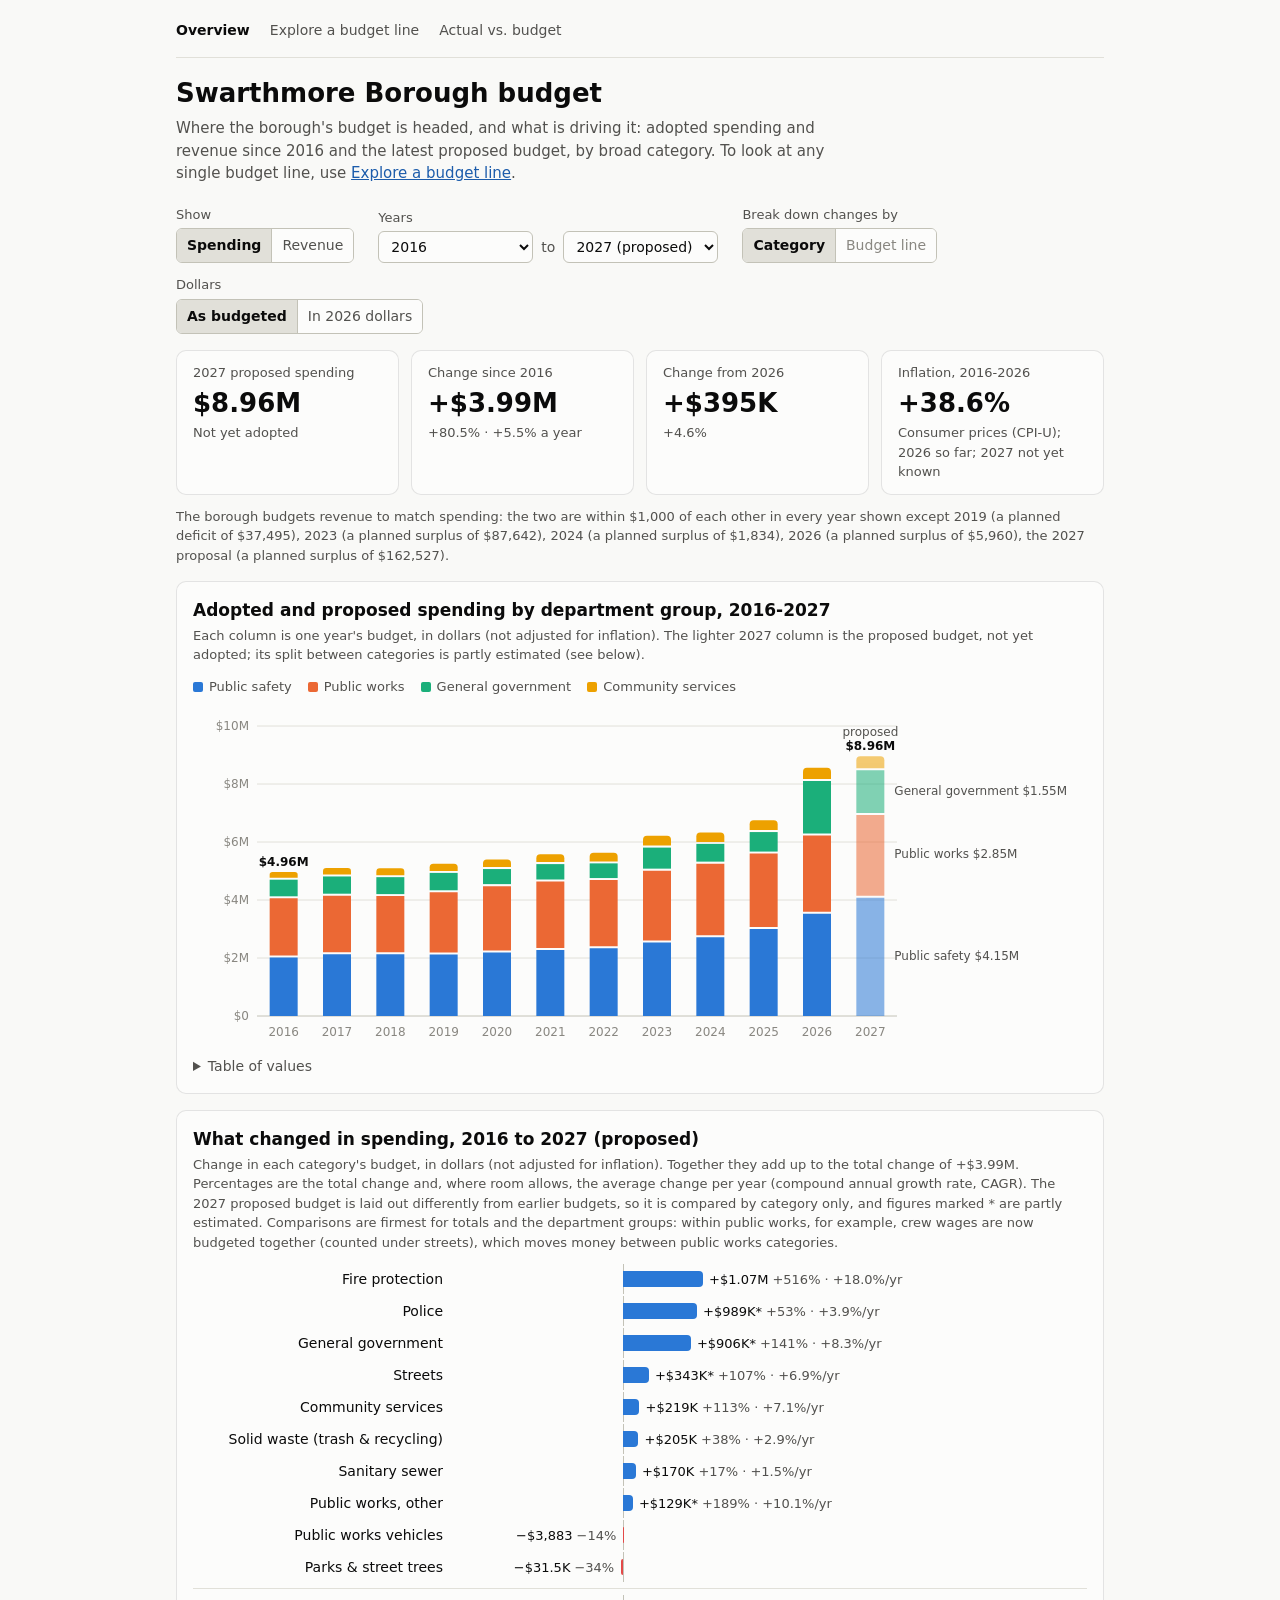
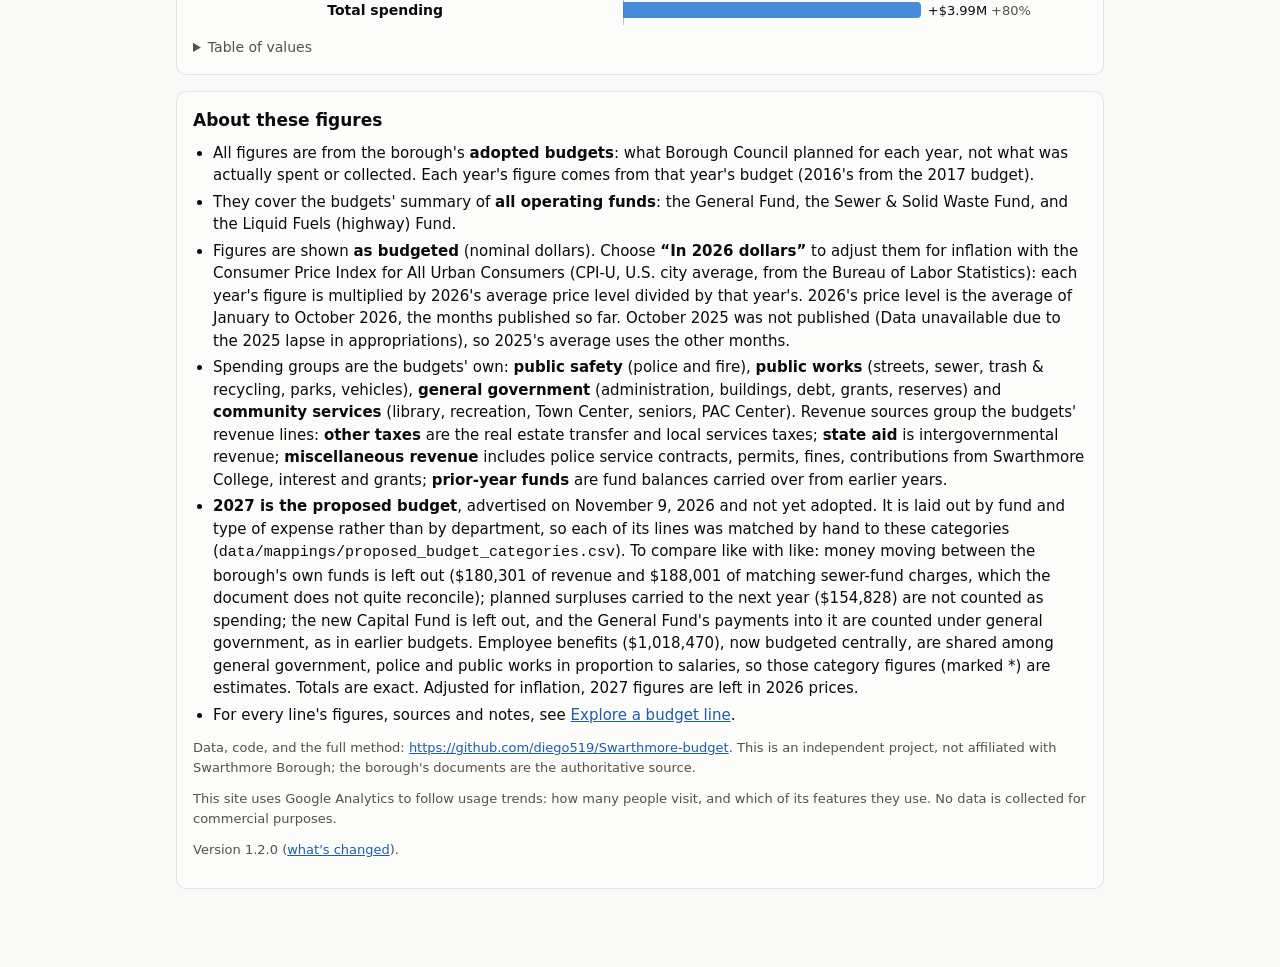
<file: docs/index.html>
<!doctype html>
<html lang="en">
<head>
<meta charset="utf-8">
<meta name="viewport" content="width=device-width, initial-scale=1">
<title>Swarthmore Borough budget</title>
<meta name="description" content="Where Swarthmore Borough's budget is headed: adopted spending and revenue since 2016, and what is driving the change.">
<!-- Generated by scripts/build_site.py; edit scripts/templates/ and rebuild. -->
<script>
if (location.protocol === "https:") {
  window.dataLayer = window.dataLayer || [];
  window.gtag = function () { dataLayer.push(arguments); };
  gtag("js", new Date());
  gtag("config", "G-597GBN3XND");
  const tag = document.createElement("script");
  tag.async = true;
  tag.src = "https://www.googletagmanager.com/gtag/js?id=G-597GBN3XND";
  document.head.appendChild(tag);
}
</script>
<style>
/* Shared by every page of the site; inlined by scripts/build_site.py. */
:root {
  color-scheme: light;
  --page: #f9f9f7;
  --surface: #fcfcfb;
  --text-1: #0b0b0b;
  --text-2: #52514e;
  --muted: #898781;
  --grid: #e1e0d9;
  --axis: #c3c2b7;
  --border: rgba(11, 11, 11, 0.10);
  /* Categorical slots, in fixed order (validated: adjacent CVD and contrast). */
  --cat-1: #2a78d6;
  --cat-2: #eb6834;
  --cat-3: #1baf7a;
  --cat-4: #eda100;
  --cat-5: #e87ba4;
  --cat-6: #008300;
  --series-1: var(--cat-1);  /* budget; increases */
  --series-2: var(--cat-2);  /* actual, from the monthly reports */
  --series-3: var(--cat-3);  /* the borough's estimated actual */
  --negative: #e34948;       /* decreases */
  --link: #1c5cab;
  --font: system-ui, -apple-system, "Segoe UI", sans-serif;
}
@media (prefers-color-scheme: dark) {
  :root {
    color-scheme: dark;
    --page: #0d0d0d;
    --surface: #1a1a19;
    --text-1: #f0efec;
    --text-2: #c3c2b7;
    --muted: #898781;
    --grid: #2c2c2a;
    --axis: #383835;
    --border: rgba(255, 255, 255, 0.10);
    --cat-1: #3987e5;
    --cat-2: #d95926;
    --cat-3: #199e70;
    --cat-4: #c98500;
    --cat-5: #d55181;
    --cat-6: #0ca30c;
    --negative: #e66767;
    --link: #86b6ef;
  }
}
* { box-sizing: border-box; }
[hidden] { display: none !important; }
body { margin: 0; background: var(--page); color: var(--text-1); font: 15px/1.5 var(--font); }
main { max-width: 960px; margin: 0 auto; padding: 16px 16px 64px; }
h1 { font-size: 26px; font-weight: 600; margin: 0 0 4px; }
h2 { font-size: 17px; font-weight: 600; margin: 0; }
p { margin: 0 0 12px; }
a { color: var(--link); }
.lede { color: var(--text-2); max-width: 680px; }
.small { font-size: 13px; color: var(--text-2); }

/* Site navigation */
.site-nav { display: flex; gap: 20px; font-size: 14px; padding: 4px 0 16px; border-bottom: 1px solid var(--grid); margin-bottom: 16px; }
.site-nav a { color: var(--text-2); text-decoration: none; }
.site-nav a:hover { color: var(--text-1); }
.site-nav a[aria-current="page"] { color: var(--text-1); font-weight: 600; }

/* Controls: one row above everything they scope. */
.controls { display: flex; flex-wrap: wrap; gap: 12px 24px; align-items: end; margin: 20px 0 16px; }
.control { display: flex; flex-direction: column; gap: 4px; }
.control > .label { font-size: 13px; color: var(--text-2); }
.control .inline { display: flex; gap: 8px; align-items: center; font-size: 14px; color: var(--text-2); }
select { font: inherit; color: var(--text-1); background: var(--surface); border: 1px solid var(--axis);
         border-radius: 6px; padding: 6px 8px; max-width: 100%; }
select.wide { min-width: 300px; }
.segmented { display: inline-flex; border: 1px solid var(--axis); border-radius: 6px; overflow: hidden; }
.segmented button { font: inherit; font-size: 14px; color: var(--text-2); background: var(--surface);
                    border: 0; padding: 6px 10px; cursor: pointer; }
.segmented button + button { border-left: 1px solid var(--axis); }
.segmented button[aria-pressed="true"] { color: var(--text-1); background: var(--grid); font-weight: 600; }
.segmented button:disabled { color: var(--muted); cursor: not-allowed; }
button:focus-visible, select:focus-visible, svg:focus-visible, a:focus-visible, summary:focus-visible,
[tabindex]:focus-visible { outline: 2px solid var(--series-1); outline-offset: 2px; }

.card { background: var(--surface); border: 1px solid var(--border); border-radius: 10px; padding: 16px; margin-bottom: 16px; }
.card-head { margin-bottom: 12px; }
.card-head .sub { font-size: 13px; color: var(--text-2); margin-top: 2px; }

/* Stat tiles */
.tiles { display: grid; grid-template-columns: repeat(auto-fit, minmax(190px, 1fr)); gap: 12px; margin-bottom: 12px; }
.tile { background: var(--surface); border: 1px solid var(--border); border-radius: 10px; padding: 12px 16px; }
.tile .label { font-size: 13px; color: var(--text-2); }
.tile .value { font-size: 26px; font-weight: 600; margin-top: 2px; }
.tile .delta { font-size: 13px; color: var(--text-2); }

/* Charts */
figure { margin: 0; position: relative; }
figcaption { display: flex; flex-wrap: wrap; justify-content: space-between; gap: 4px 16px; margin-bottom: 8px; }
.legend { display: flex; flex-wrap: wrap; gap: 4px 16px; font-size: 13px; color: var(--text-2); align-items: center; }
.legend a { color: inherit; text-decoration: none; }
.legend a:hover { color: var(--text-1); text-decoration: underline; }
.legend .key { display: inline-block; width: 16px; height: 2px; border-radius: 1px; vertical-align: middle; margin-right: 6px; }
.legend .swatch { display: inline-block; width: 10px; height: 10px; border-radius: 2px; vertical-align: -1px; margin-right: 6px; }
.plot { width: 100%; }
svg { display: block; overflow: visible; }
svg text { font: 12px var(--font); fill: var(--muted); font-variant-numeric: tabular-nums; }
svg .label-strong { fill: var(--text-1); font-weight: 600; }
svg .label-2 { fill: var(--text-2); }
.tooltip { position: absolute; pointer-events: none; background: var(--surface); color: var(--text-1);
           border: 1px solid var(--border); border-radius: 8px; padding: 8px 10px; font-size: 13px;
           box-shadow: 0 4px 16px rgba(0, 0, 0, 0.12); min-width: 180px; max-width: 300px; z-index: 2; }
.tooltip[hidden] { display: none; }
.tooltip .tt-title { color: var(--text-2); margin-bottom: 4px; }
.tooltip .tt-row { display: flex; align-items: baseline; gap: 6px; }
.tooltip .tt-row strong { font-weight: 600; font-variant-numeric: tabular-nums; }
.tooltip .tt-row span.name { color: var(--text-2); }
.tooltip .key { display: inline-block; width: 12px; height: 2px; border-radius: 1px; flex: none; position: relative; top: -3px; }
.tooltip .tt-note { color: var(--text-2); font-size: 12px; margin-top: 4px; }
.tooltip .tt-total { border-top: 1px solid var(--grid); margin-top: 4px; padding-top: 4px; }

/* Ranked horizontal bars (HTML) */
.bars { display: grid; grid-template-columns: minmax(120px, 250px) 1fr; gap: 2px 12px; align-items: center; position: relative; }
.bars .name { font-size: 14px; text-align: right; overflow: hidden; text-overflow: ellipsis; white-space: nowrap; }
.bars .name a { color: var(--text-1); text-decoration: none; }
.bars .name a:hover { text-decoration: underline; }
.bars .track { position: relative; height: 30px; border-radius: 4px; }
.bars .track:hover, .bars .track:focus-visible { background: var(--grid); }
.bars .zero { position: absolute; top: 0; bottom: 0; width: 1px; background: var(--axis); }
.bars .bar { position: absolute; top: 7px; height: 16px; }
.bars .bar.up { background: var(--series-1); border-radius: 0 4px 4px 0; }
.bars .bar.down { background: var(--negative); border-radius: 4px 0 0 4px; }
.bars .val { position: absolute; top: 6px; font-size: 13px; white-space: nowrap; color: var(--text-1); font-variant-numeric: tabular-nums; }
.bars .val .pct { color: var(--text-2); margin-left: 4px; }
.bars .total-name { font-weight: 600; }
.bars .rule { grid-column: 1 / -1; border-top: 1px solid var(--grid); margin: 4px 0; }
@media (max-width: 600px) { .bars { grid-template-columns: minmax(90px, 38%) 1fr; gap: 2px 8px; } .bars .name { font-size: 13px; } }

/* Tables */
details { margin-top: 12px; }
summary { cursor: pointer; color: var(--text-2); font-size: 14px; }
.table-wrap { overflow-x: auto; }
table { border-collapse: collapse; width: 100%; margin-top: 8px; font-size: 14px; }
th, td { padding: 6px 8px; border-bottom: 1px solid var(--grid); text-align: right; white-space: nowrap; }
th:first-child, td:first-child { text-align: left; }
th { font-weight: 600; color: var(--text-2); font-size: 13px; }
td { font-variant-numeric: tabular-nums; }
td a { color: inherit; text-decoration: underline dotted var(--muted); text-underline-offset: 3px; }
td a:hover { color: var(--link); }
tr.total td { font-weight: 600; }
sup { color: var(--text-2); }
.footnotes { font-size: 13px; color: var(--text-2); margin-top: 8px; }
.footnotes p { margin: 0 0 4px; }

.about h2 { margin-bottom: 8px; }
.about ul { padding-left: 20px; margin: 0 0 12px; }
.about li { margin-bottom: 4px; }

.balance { font-size: 13px; color: var(--text-2); margin: 0 0 16px; }
</style>
</head>
<body>
<main>
  <nav class="site-nav" aria-label="Pages">
    <a href="index.html" aria-current="page">Overview</a>
    <a href="explorer.html" data-keep-dollars>Explore a budget line</a>
    <a href="actuals.html" data-keep-dollars>Actual vs. budget</a>
  </nav>
  <header>
    <h1>Swarthmore Borough budget</h1>
    <p class="lede">Where the borough's budget is headed, and what is driving it: adopted spending and revenue since
      2016 and the latest proposed budget, by broad category. To look at any single budget line, use
      <a href="explorer.html" data-keep-dollars>Explore a budget line</a>.</p>
  </header>

  <div class="controls" role="group" aria-label="Page options">
    <div class="control">
      <span class="label" id="view-label">Show</span>
      <div class="segmented" role="group" aria-labelledby="view-label" id="view-toggle">
        <button type="button" data-value="spending">Spending</button>
        <button type="button" data-value="revenue">Revenue</button>
      </div>
    </div>
    <div class="control">
      <span class="label">Years</span>
      <span class="inline">
        <select id="from-select" aria-label="From year"></select> to
        <select id="to-select" aria-label="To year"></select>
      </span>
    </div>
    <div class="control">
      <span class="label" id="detail-label">Break down changes by</span>
      <div class="segmented" role="group" aria-labelledby="detail-label" id="detail-toggle">
        <button type="button" data-value="broad">Category</button>
        <button type="button" data-value="lines">Budget line</button>
      </div>
    </div>
    <div class="control" id="dollars-control" hidden>
      <span class="label" id="dollars-label">Dollars</span>
      <div class="segmented" role="group" aria-labelledby="dollars-label" id="dollars-toggle">
        <button type="button" data-value="nominal">As budgeted</button>
        <button type="button" data-value="real" id="real-button">Adjusted for inflation</button>
      </div>
    </div>
  </div>

  <section class="tiles" id="tiles" aria-live="polite"></section>
  <p class="balance" id="balance"></p>

  <section class="card">
    <div class="card-head">
      <h2 id="stack-title"></h2>
      <div class="sub" id="stack-sub"></div>
    </div>
    <figure id="stack-chart">
      <figcaption><span class="legend" id="stack-legend"></span></figcaption>
      <div class="plot"></div>
      <div class="tooltip" hidden></div>
    </figure>
    <details>
      <summary>Table of values</summary>
      <div class="table-wrap"><table id="stack-table"></table></div>
    </details>
  </section>

  <section class="card">
    <div class="card-head">
      <h2 id="drivers-title"></h2>
      <div class="sub" id="drivers-sub"></div>
    </div>
    <figure id="drivers-chart">
      <div class="bars" id="drivers"></div>
      <div class="tooltip" hidden></div>
    </figure>
    <details>
      <summary>Table of values</summary>
      <div class="table-wrap"><table id="drivers-table"></table></div>
    </details>
  </section>

  <section class="card about">
    <h2>About these figures</h2>
    <ul>
      <li>All figures are from the borough's <strong>adopted budgets</strong>: what Borough Council planned for each
        year, not what was actually spent or collected. Each year's figure comes from that year's budget (2016's from
        the 2017 budget).</li>
      <li>They cover the budgets' summary of <strong>all operating funds</strong>: the General Fund, the Sewer &amp;
        Solid Waste Fund, and the Liquid Fuels (highway) Fund.</li>
      <li>Figures are shown <strong>as budgeted</strong> (nominal dollars). Choose <strong>“In 2026 dollars”</strong> to adjust them for inflation with the Consumer Price Index for All Urban Consumers (CPI-U, U.S. city average, from the Bureau of Labor Statistics): each year's figure is multiplied by 2026's average price level divided by that year's. 2026's price level is the average of January to October 2026, the months published so far. October 2025 was not published (Data unavailable due to the 2025 lapse in appropriations), so 2025's average uses the other months.</li>
      <li>Spending groups are the budgets' own: <strong>public safety</strong> (police and fire), <strong>public works</strong> (streets, sewer, trash &amp; recycling, parks, vehicles), <strong>general government</strong> (administration, buildings, debt, grants, reserves) and <strong>community services</strong> (library, recreation, Town Center, seniors, PAC Center). Revenue sources group the budgets' revenue lines: <strong>other taxes</strong> are the real estate transfer and local services taxes; <strong>state aid</strong> is intergovernmental revenue; <strong>miscellaneous revenue</strong> includes police service contracts, permits, fines, contributions from Swarthmore College, interest and grants; <strong>prior-year funds</strong> are fund balances carried over from earlier years.</li>
      <li><strong>2027 is the proposed budget</strong>, advertised on November 9, 2026 and not yet adopted. It is laid out by fund and type of expense rather than by department, so each of its lines was matched by hand to these categories (<code>data/mappings/proposed_budget_categories.csv</code>). To compare like with like: money moving between the borough's own funds is left out ($180,301 of revenue and $188,001 of matching sewer-fund charges, which the document does not quite reconcile); planned surpluses carried to the next year ($154,828) are not counted as spending; the new Capital Fund is left out, and the General Fund's payments into it are counted under general government, as in earlier budgets. Employee benefits ($1,018,470), now budgeted centrally, are shared among general government, police and public works in proportion to salaries, so those category figures (marked *) are estimates. Totals are exact. Adjusted for inflation, 2027 figures are left in 2026 prices.</li>
      <li>For every line's figures, sources and notes, see <a href="explorer.html" data-keep-dollars>Explore a budget line</a>.</li>
    </ul>
    <p class="small">Data, code, and the full method: <a href="https://github.com/diego519/Swarthmore-budget">https://github.com/diego519/Swarthmore-budget</a>. This is an independent
      project, not affiliated with Swarthmore Borough; the borough's documents are the authoritative source.</p>
    <p class="small">This site uses Google Analytics to follow usage trends: how many people visit, and which of its features they use. No data is collected for commercial purposes.</p>
    <p class="small">Version 1.2.0 (<a href="https://github.com/diego519/Swarthmore-budget/blob/main/CHANGELOG.md">what's changed</a>).</p>
  </section>
</main>

<script id="budget-data" type="application/json">{"cpi":{"index":{"2016":240.007,"2017":245.12,"2018":251.107,"2019":255.657,"2020":258.811,"2021":270.97,"2022":292.655,"2023":304.702,"2024":313.689,"2025":321.943,"2026":332.769},"latest_month":10,"partial":{"2025":11,"2026":10},"ref_year":2026,"series":"CUUR0000SA0","unpublished":[{"month":10,"note":"Data unavailable due to the 2025 lapse in appropriations","year":2025}]},"default_item":"exp.total","docs":{"1007":{"title":"2020 Adopted Budget","url":"https://www.swarthmorepa.org/DocumentCenter/View/1007"},"1464":{"title":"2021 Adopted Budget","url":"https://www.swarthmorepa.org/DocumentCenter/View/1464"},"1964":{"title":"2022 Adopted Budget","url":"https://www.swarthmorepa.org/DocumentCenter/View/1964"},"2139":{"title":"2021-12 Monthly Financial Report","url":"https://www.swarthmorepa.org/DocumentCenter/View/2139"},"2364":{"title":"2022-12 Monthly Financial Report","url":"https://www.swarthmorepa.org/DocumentCenter/View/2364"},"2408":{"title":"2023 Adopted Budget","url":"https://www.swarthmorepa.org/DocumentCenter/View/2408"},"2676":{"title":"2024 Adopted Budget","url":"https://www.swarthmorepa.org/DocumentCenter/View/2676"},"2738":{"title":"2023-12 Monthly Financial Report","url":"https://www.swarthmorepa.org/DocumentCenter/View/2738"},"3017":{"title":"2025 Adopted Budget","url":"https://www.swarthmorepa.org/DocumentCenter/View/3017"},"3114":{"title":"2024-12 Monthly Financial Report","url":"https://www.swarthmorepa.org/DocumentCenter/View/3114"},"3466":{"title":"2026 Adopted Budget - Revenue","url":"https://www.swarthmorepa.org/DocumentCenter/View/3466"},"3467":{"title":"2026 Adopted Budget - Expenses","url":"https://www.swarthmorepa.org/DocumentCenter/View/3467"},"3522":{"title":"2025-12 Monthly Financial Report","url":"https://www.swarthmorepa.org/DocumentCenter/View/3522"},"519":{"title":"2017 Adopted Budget","url":"https://www.swarthmorepa.org/DocumentCenter/View/519"},"706":{"title":"2018 Adopted Budget","url":"https://www.swarthmorepa.org/DocumentCenter/View/706"},"909":{"title":"2019 Adopted Budget","url":"https://www.swarthmorepa.org/DocumentCenter/View/909"}},"items":[{"actuals":["revenue","all"],"id":"rev.total","label":"Total revenue","note":"","path":"Revenue","type":"total"},{"actuals":["revenue","property_taxes"],"id":"rev.property_taxes","label":"Property taxes","note":"","path":"Revenue","type":"item"},{"actuals":["revenue","sewer_fees"],"id":"rev.sewer_fees","label":"Sanitary sewer fees","note":"","path":"Revenue","type":"item"},{"actuals":["revenue","trash_fees"],"id":"rev.trash_fees","label":"Trash fees","note":"Called \"Solid Waste Fees\" in the 2017 budget.","path":"Revenue","type":"item"},{"actuals":["revenue","intergovernmental"],"id":"rev.intergovernmental","label":"Intergovernmental revenue","note":"Public Utility Realty Tax, Motor Vehicle Fuel Tax, Foreign Casualty Insurance Tax.","path":"Revenue","type":"item"},{"actuals":["revenue","other_taxes"],"id":"rev.other_taxes","label":"Other taxes","note":"Real Estate Transfer Tax and Local Services Tax.","path":"Revenue","type":"item"},{"actuals":["revenue","prior_year_funds"],"id":"rev.prior_year_revenue","label":"Prior year revenue","note":"Use of unrestricted fund balance carried over from earlier years.","path":"Revenue","type":"item"},{"actuals":["revenue","prior_year_funds"],"id":"rev.prior_year_pension_revenue","label":"Prior year pension revenue","note":"From restricted pension funds.","path":"Revenue","type":"item"},{"actuals":["revenue","misc_revenue"],"id":"rev.misc.subtotal","label":"Miscellaneous revenue (subtotal)","note":"","path":"Revenue \u203a Miscellaneous revenue","type":"subtotal"},{"actuals":["revenue","misc_revenue"],"id":"rev.misc.police_services","label":"Police services (contracts)","note":"Police services provided to Rutledge Borough and Swarthmore College.","path":"Revenue \u203a Miscellaneous revenue","type":"item"},{"actuals":["revenue","misc_revenue"],"id":"rev.misc.parking","label":"Parking meters & permits","note":"","path":"Revenue \u203a Miscellaneous revenue","type":"item"},{"actuals":["revenue","misc_revenue"],"id":"rev.misc.licenses_permits","label":"Licenses & permits","note":"","path":"Revenue \u203a Miscellaneous revenue","type":"item"},{"actuals":["revenue","misc_revenue"],"id":"rev.misc.fines","label":"Fines","note":"","path":"Revenue \u203a Miscellaneous revenue","type":"item"},{"actuals":["revenue","misc_revenue"],"id":"rev.misc.cable_franchise","label":"Cable TV franchise fees","note":"","path":"Revenue \u203a Miscellaneous revenue","type":"item"},{"actuals":["revenue","misc_revenue"],"id":"rev.misc.recycling","label":"Recycling revenue","note":"","path":"Revenue \u203a Miscellaneous revenue","type":"item"},{"actuals":["revenue","misc_revenue"],"id":"rev.misc.contributions_2016","label":"Contributions from other sources (combined)","note":"Only in the 2017 budget, for 2016, before contributions were split into the Borough Authority / College and fire & ambulance lines.","path":"Revenue \u203a Miscellaneous revenue","type":"item"},{"actuals":["revenue","misc_revenue"],"id":"rev.misc.college_authority","label":"Swarthmore College / Borough Authority contribution","note":"Called \"Swarthmore Borough Authority\" through the 2022 budget and \"Swarthmore College\" from 2023 (life safety / Borough Authority contribution). Treated as one line: the 2023 budget reports the 2022 figure under the new name.","path":"Revenue \u203a Miscellaneous revenue","type":"item"},{"actuals":["revenue","misc_revenue"],"id":"rev.misc.fire_ambulance","label":"Fire & ambulance service contribution","note":"Contribution from Swarthmore College.","path":"Revenue \u203a Miscellaneous revenue","type":"item"},{"actuals":["revenue","misc_revenue"],"id":"rev.misc.interest","label":"Interest","note":"","path":"Revenue \u203a Miscellaneous revenue","type":"item"},{"actuals":["revenue","misc_revenue"],"id":"rev.misc.street_trees","label":"Street tree removal & replacement","note":"Homeowners pay 70% of the cost of street tree removal and replacement.","path":"Revenue \u203a Miscellaneous revenue","type":"item"},{"actuals":["revenue","misc_revenue"],"id":"rev.misc.other","label":"Other revenue","note":"\"Other\" through 2022, \"Other/ARPA\" in 2023 (including American Rescue Plan funds), \"Other/Misc\" from 2024.","path":"Revenue \u203a Miscellaneous revenue","type":"item"},{"actuals":["spending","all"],"id":"exp.total","label":"Total expenditures","note":"","path":"Expenditures","type":"total"},{"actuals":null,"id":"exp.net","label":"Revenue less expenditures","note":"Surplus (positive) or deficit (negative). Printed as \"Total revenues less total expenditures\".","path":"Expenditures","type":"net"},{"actuals":["spending","gg"],"id":"exp.gg.total","label":"General government (total)","note":"","path":"Expenditures \u203a General government","type":"total"},{"actuals":["spending","gg"],"id":"exp.gg.personnel","label":"Personnel","note":"Borough Manager, office and bookkeeping staff: pay and benefits (General Fund share).","path":"Expenditures \u203a General government","type":"item"},{"actuals":["spending","gg"],"id":"exp.gg.debt_service","label":"Debt service","note":"","path":"Expenditures \u203a General government","type":"item"},{"actuals":["spending","gg"],"id":"exp.gg.buildings","label":"Borough buildings & property","note":"","path":"Expenditures \u203a General government","type":"item"},{"actuals":["spending","gg"],"id":"exp.gg.pension","label":"Municipal pension obligation","note":"Administrative and public works share of the non-uniformed pension contribution.","path":"Expenditures \u203a General government","type":"item"},{"actuals":["spending","gg"],"id":"exp.gg.professional_services","label":"Professional services","note":"Legal and auditing fees.","path":"Expenditures \u203a General government","type":"item"},{"actuals":["spending","gg"],"id":"exp.gg.general_admin","label":"General administrative","note":"","path":"Expenditures \u203a General government","type":"item"},{"actuals":["spending","gg"],"id":"exp.gg.planning_zoning","label":"Planning, zoning & code enforcement","note":"","path":"Expenditures \u203a General government","type":"item"},{"actuals":["spending","gg"],"id":"exp.gg.insurance","label":"Insurance & bonding","note":"","path":"Expenditures \u203a General government","type":"item"},{"actuals":["spending","gg"],"id":"exp.gg.tax_collection","label":"Tax collection","note":"","path":"Expenditures \u203a General government","type":"item"},{"actuals":["spending","gg"],"id":"exp.gg.contribution_capital","label":"Contribution to capital","note":"","path":"Expenditures \u203a General government","type":"item"},{"actuals":["spending","gg"],"id":"exp.gg.contribution_fund_balance","label":"Contribution to fund balance","note":"","path":"Expenditures \u203a General government","type":"item"},{"actuals":["spending","gg"],"id":"exp.gg.contribution_reserves","label":"Contribution to reserve funds","note":"First appears in the 2026 budget.","path":"Expenditures \u203a General government","type":"item"},{"actuals":["spending","gg"],"id":"exp.gg.grants","label":"Grants, awards & matching funds","note":"\"Grants\" in 2023-2025; \"Grants, Awards and Matching Funds\" in 2026.","path":"Expenditures \u203a General government","type":"item"},{"actuals":["spending","gg"],"id":"exp.gg.misc","label":"Miscellaneous","note":"","path":"Expenditures \u203a General government","type":"item"},{"actuals":["spending","all"],"id":"exp.ps.total","label":"Public safety (total)","note":"","path":"Expenditures \u203a Public safety","type":"total"},{"actuals":["spending","police"],"id":"exp.ps.police.subtotal","label":"Police services (subtotal)","note":"","path":"Expenditures \u203a Public safety \u203a Police services","type":"subtotal"},{"actuals":["spending","police"],"id":"exp.ps.police.personnel","label":"Personnel","note":"Chief, sergeants, officers, clerk, meter enforcement, crossing guards: pay and benefits.","path":"Expenditures \u203a Public safety \u203a Police services","type":"item"},{"actuals":["spending","police"],"id":"exp.ps.police.general","label":"General expenditures","note":"","path":"Expenditures \u203a Public safety \u203a Police services","type":"item"},{"actuals":["spending","police"],"id":"exp.ps.police.pension","label":"Municipal pension obligation","note":"Police pension contribution.","path":"Expenditures \u203a Public safety \u203a Police services","type":"item"},{"actuals":["spending","police"],"id":"exp.ps.police.insurance","label":"Insurance","note":"","path":"Expenditures \u203a Public safety \u203a Police services","type":"item"},{"actuals":["spending","police"],"id":"exp.ps.police.vehicles","label":"Vehicle operation & maintenance","note":"","path":"Expenditures \u203a Public safety \u203a Police services","type":"item"},{"actuals":["spending","fire"],"id":"exp.ps.fire.subtotal","label":"Fire protection (subtotal)","note":"","path":"Expenditures \u203a Public safety \u203a Fire protection","type":"subtotal"},{"actuals":["spending","fire"],"id":"exp.ps.fire.hydrants","label":"Fire hydrant rental","note":"","path":"Expenditures \u203a Public safety \u203a Fire protection","type":"item"},{"actuals":["spending","fire"],"id":"exp.ps.fire.fire_company","label":"Swarthmore Fire Company contribution","note":"","path":"Expenditures \u203a Public safety \u203a Fire protection","type":"item"},{"actuals":["spending","fire"],"id":"exp.ps.fire.debt_service","label":"Debt service","note":"The 2017 budget's text layer garbles this label (\"dnterbibtustieornvice\"); the page shows \"Debt Service\".","path":"Expenditures \u203a Public safety \u203a Fire protection","type":"item"},{"actuals":["spending","fire"],"id":"exp.ps.fire.insurance","label":"Insurance","note":"","path":"Expenditures \u203a Public safety \u203a Fire protection","type":"item"},{"actuals":["spending","all"],"id":"exp.pw.total","label":"Public works (total)","note":"","path":"Expenditures \u203a Public works","type":"total"},{"actuals":["spending","streets"],"id":"exp.pw.streets.subtotal","label":"Streets (subtotal)","note":"","path":"Expenditures \u203a Public works \u203a Streets","type":"subtotal"},{"actuals":["spending","streets"],"id":"exp.pw.streets.lighting","label":"Street lighting","note":"","path":"Expenditures \u203a Public works \u203a Streets","type":"item"},{"actuals":["spending","streets"],"id":"exp.pw.streets.construction","label":"Construction & rebuilding","note":"Annual street paving program.","path":"Expenditures \u203a Public works \u203a Streets","type":"item"},{"actuals":["spending","streets"],"id":"exp.pw.streets.repairs","label":"Street repairs & cleaning","note":"","path":"Expenditures \u203a Public works \u203a Streets","type":"item"},{"actuals":["spending","streets"],"id":"exp.pw.streets.signals","label":"Traffic signals, signs & markings","note":"","path":"Expenditures \u203a Public works \u203a Streets","type":"item"},{"actuals":["spending","streets"],"id":"exp.pw.streets.snow","label":"Snow & ice removal","note":"The 2017 budget's text layer garbles this label (\"asrknionwgsiceremoval\"); the page shows \"Snow & Ice Removal\".","path":"Expenditures \u203a Public works \u203a Streets","type":"item"},{"actuals":["spending","streets"],"id":"exp.pw.streets.storm_sewers","label":"Storm sewers & drains","note":"","path":"Expenditures \u203a Public works \u203a Streets","type":"item"},{"actuals":["spending","streets"],"id":"exp.pw.streets.town_center","label":"Town center maintenance","note":"","path":"Expenditures \u203a Public works \u203a Streets","type":"item"},{"actuals":["spending","sewer"],"id":"exp.pw.sewer.subtotal","label":"Sanitary sewer (subtotal)","note":"","path":"Expenditures \u203a Public works \u203a Sanitary sewer","type":"subtotal"},{"actuals":["spending","sewer"],"id":"exp.pw.sewer.treatment","label":"Wastewater collection & treatment","note":"","path":"Expenditures \u203a Public works \u203a Sanitary sewer","type":"item"},{"actuals":["spending","sewer"],"id":"exp.pw.sewer.debt_service","label":"Debt service","note":"","path":"Expenditures \u203a Public works \u203a Sanitary sewer","type":"item"},{"actuals":["spending","sewer"],"id":"exp.pw.sewer.allocated","label":"Allocated expenses","note":"Sewer fund's share of administrative salaries, vehicles, insurance and pension.","path":"Expenditures \u203a Public works \u203a Sanitary sewer","type":"item"},{"actuals":["spending","solid_waste"],"id":"exp.pw.solid_waste.subtotal","label":"Solid waste (subtotal)","note":"","path":"Expenditures \u203a Public works \u203a Solid waste","type":"subtotal"},{"actuals":["spending","solid_waste"],"id":"exp.pw.solid_waste.trash","label":"Trash collection","note":"","path":"Expenditures \u203a Public works \u203a Solid waste","type":"item"},{"actuals":["spending","solid_waste"],"id":"exp.pw.solid_waste.recycling","label":"Recycling collection","note":"","path":"Expenditures \u203a Public works \u203a Solid waste","type":"item"},{"actuals":["spending","solid_waste"],"id":"exp.pw.solid_waste.allocated","label":"Allocated expenses","note":"Solid waste's share of administrative salaries, vehicles, insurance and pension.","path":"Expenditures \u203a Public works \u203a Solid waste","type":"item"},{"actuals":["spending","parks"],"id":"exp.pw.parks.subtotal","label":"Parks & street trees (subtotal)","note":"","path":"Expenditures \u203a Public works \u203a Parks & street trees","type":"subtotal"},{"actuals":["spending","parks"],"id":"exp.pw.parks.maintenance","label":"Parks maintenance","note":"","path":"Expenditures \u203a Public works \u203a Parks & street trees","type":"item"},{"actuals":["spending","parks"],"id":"exp.pw.parks.street_trees","label":"Street trees","note":"","path":"Expenditures \u203a Public works \u203a Parks & street trees","type":"item"},{"actuals":["spending","pw_vehicles"],"id":"exp.pw.vehicles.subtotal","label":"Vehicle operation (subtotal)","note":"","path":"Expenditures \u203a Public works \u203a Vehicle operation & maintenance","type":"subtotal"},{"actuals":["spending","pw_vehicles"],"id":"exp.pw.vehicles.general","label":"General expenditures","note":"Fuel, maintenance.","path":"Expenditures \u203a Public works \u203a Vehicle operation & maintenance","type":"item"},{"actuals":["spending","pw_vehicles"],"id":"exp.pw.vehicles.insurance","label":"Insurance","note":"","path":"Expenditures \u203a Public works \u203a Vehicle operation & maintenance","type":"item"},{"actuals":["spending","pw_other"],"id":"exp.pw.misc.subtotal","label":"Public works miscellaneous (subtotal)","note":"","path":"Expenditures \u203a Public works \u203a Miscellaneous","type":"subtotal"},{"actuals":["spending","pw_other"],"id":"exp.pw.misc.administration","label":"Administration","note":"Compensated time off, administrative duties, uniforms.","path":"Expenditures \u203a Public works \u203a Miscellaneous","type":"item"},{"actuals":["spending","pw_other"],"id":"exp.pw.misc.insurance","label":"Insurance","note":"","path":"Expenditures \u203a Public works \u203a Miscellaneous","type":"item"},{"actuals":["spending","pw_other"],"id":"exp.pw.misc.tools","label":"Tools","note":"","path":"Expenditures \u203a Public works \u203a Miscellaneous","type":"item"},{"actuals":["spending","community"],"id":"exp.cs.total","label":"Community services (total)","note":"","path":"Expenditures \u203a Community services","type":"total"},{"actuals":["spending","community"],"id":"exp.cs.library","label":"Swarthmore Public Library","note":"","path":"Expenditures \u203a Community services","type":"item"},{"actuals":["spending","community"],"id":"exp.cs.recreation","label":"Swarthmore Recreation Association","note":"","path":"Expenditures \u203a Community services","type":"item"},{"actuals":["spending","community"],"id":"exp.cs.town_center_inc","label":"Town Center Inc.","note":"","path":"Expenditures \u203a Community services","type":"item"},{"actuals":["spending","community"],"id":"exp.cs.seniors","label":"Senior citizens association","note":"\"Senior Services Grants\" in the 2017 and 2018 budgets.","path":"Expenditures \u203a Community services","type":"item"},{"actuals":["spending","community"],"id":"exp.cs.community_center","label":"Swarthmore Community Center","note":"In the 2017-2019 budgets.","path":"Expenditures \u203a Community services","type":"item"},{"actuals":["spending","community"],"id":"exp.cs.pac_center","label":"PAC Center","note":"Park Avenue Community Center; from the 2023 budget.","path":"Expenditures \u203a Community services","type":"item"},{"actuals":["spending","community"],"id":"exp.cs.hra","label":"HRA","note":"First appears in the 2026 budget.","path":"Expenditures \u203a Community services","type":"item"}],"overview":{"net":"exp.net","revenue":{"broad":[{"items":["rev.property_taxes"],"key":"property_taxes","label":"Property taxes","link":"rev.property_taxes"},{"items":[],"key":"eit","label":"Earned income tax","link":null},{"items":["rev.sewer_fees"],"key":"sewer_fees","label":"Sewer fees","link":"rev.sewer_fees"},{"items":["rev.trash_fees"],"key":"trash_fees","label":"Trash fees","link":"rev.trash_fees"},{"items":["rev.other_taxes"],"key":"other_taxes","label":"Other taxes","link":"rev.other_taxes"},{"items":["rev.intergovernmental"],"key":"intergovernmental","label":"Intergovernmental (state aid)","link":"rev.intergovernmental"},{"items":["rev.misc.subtotal"],"key":"misc_revenue","label":"Miscellaneous revenue","link":"rev.misc.subtotal"},{"items":["rev.prior_year_revenue","rev.prior_year_pension_revenue"],"key":"prior_year_funds","label":"Prior-year funds","link":null}],"groups":[{"items":["rev.property_taxes"],"keys":["property_taxes"],"label":"Property taxes","link":"rev.property_taxes"},{"items":["rev.sewer_fees","rev.trash_fees"],"keys":["sewer_fees","trash_fees"],"label":"Sewer & trash fees","link":null},{"items":["rev.other_taxes","rev.intergovernmental"],"keys":["other_taxes","intergovernmental"],"label":"Other taxes & state aid","link":null},{"items":["rev.misc.subtotal"],"keys":["misc_revenue"],"label":"Miscellaneous revenue","link":"rev.misc.subtotal"},{"items":["rev.prior_year_revenue","rev.prior_year_pension_revenue"],"keys":["prior_year_funds"],"label":"Prior-year funds","link":null},{"items":[],"keys":["eit"],"label":"Earned income tax","link":null}],"total":"rev.total"},"spending":{"broad":[{"items":["exp.ps.police.subtotal"],"key":"police","label":"Police","link":"exp.ps.police.subtotal"},{"items":["exp.ps.fire.subtotal"],"key":"fire","label":"Fire protection","link":"exp.ps.fire.subtotal"},{"items":["exp.gg.total"],"key":"gg","label":"General government","link":"exp.gg.total"},{"items":["exp.pw.streets.subtotal"],"key":"streets","label":"Streets","link":"exp.pw.streets.subtotal"},{"items":["exp.pw.sewer.subtotal"],"key":"sewer","label":"Sanitary sewer","link":"exp.pw.sewer.subtotal"},{"items":["exp.pw.solid_waste.subtotal"],"key":"solid_waste","label":"Solid waste (trash & recycling)","link":"exp.pw.solid_waste.subtotal"},{"items":["exp.pw.parks.subtotal"],"key":"parks","label":"Parks & street trees","link":"exp.pw.parks.subtotal"},{"items":["exp.pw.vehicles.subtotal"],"key":"pw_vehicles","label":"Public works vehicles","link":"exp.pw.vehicles.subtotal"},{"items":["exp.pw.misc.subtotal"],"key":"pw_other","label":"Public works, other","link":"exp.pw.misc.subtotal"},{"items":["exp.cs.total"],"key":"community","label":"Community services","link":"exp.cs.total"}],"groups":[{"items":["exp.ps.total"],"keys":["police","fire"],"label":"Public safety","link":"exp.ps.total"},{"items":["exp.pw.total"],"keys":["streets","sewer","solid_waste","parks","pw_vehicles","pw_other"],"label":"Public works","link":"exp.pw.total"},{"items":["exp.gg.total"],"keys":["gg"],"label":"General government","link":"exp.gg.total"},{"items":["exp.cs.total"],"keys":["community"],"label":"Community services","link":"exp.cs.total"}],"total":"exp.total"}},"proposed":{"advertised":"2026-11-09","benefits":1018470,"categories":{"community":412988,"eit":1904500,"fire":1276426,"gg":1547988,"intergovernmental":383523,"misc_revenue":1676271,"other_taxes":315000,"parks":59900,"police":2870150,"prior_year_funds":120500,"property_taxes":2616992,"pw_other":197834,"pw_vehicles":23500,"sewer":1156080,"sewer_fees":1327400,"solid_waste":749657,"streets":663563,"trash_fees":776427},"doc_id":"3821","estimated":["gg","police","pw_other","streets"],"excluded":{"expense_capital_fund":342420,"expense_interfund":188001,"expense_surplus":154828,"revenue_capital_fund":342420,"revenue_interfund":180301,"revenue_surplus":0},"items":{"exp.cs.total":412988,"exp.gg.total":1547988,"exp.net":162527,"exp.ps.fire.subtotal":1276426,"exp.ps.police.subtotal":2870150,"exp.ps.total":4146576,"exp.pw.misc.subtotal":197834,"exp.pw.parks.subtotal":59900,"exp.pw.sewer.subtotal":1156080,"exp.pw.solid_waste.subtotal":749657,"exp.pw.streets.subtotal":663563,"exp.pw.total":2850534,"exp.pw.vehicles.subtotal":23500,"exp.total":8958086,"rev.intergovernmental":383523,"rev.misc.subtotal":1676271,"rev.other_taxes":315000,"rev.property_taxes":2616992,"rev.sewer_fees":1327400,"rev.total":9120613,"rev.trash_fees":776427},"items_estimated":["exp.gg.total","exp.ps.police.subtotal","exp.ps.total","exp.pw.misc.subtotal","exp.pw.streets.subtotal","exp.pw.total"],"revenue":9120613,"spending":8958086,"title":"2027 Advertised (Proposed) Budget","url":"https://www.swarthmorepa.org/DocumentCenter/View/3821","year":2027},"values":{"exp.cs.community_center":{"2016":{"a":3000,"ad":"519","ap":2,"e":3000,"ed":"519","ep":2,"r":3000,"rd":"519","rp":2},"2017":{"a":3000,"ad":"519","ap":2,"e":3000,"ed":"706","ep":4,"r":3000,"rd":"706","rp":4},"2018":{"a":3000,"ad":"706","ap":4,"e":3000,"ed":"909","ep":4,"r":3000,"rd":"909","rp":4},"2019":{"a":0,"ad":"909","ap":4}},"exp.cs.hra":{"2026":{"a":500,"ad":"3467","ap":3}},"exp.cs.library":{"2016":{"a":146000,"ad":"519","ap":2,"e":130000,"ed":"519","ep":2,"r":146000,"rd":"519","rp":2},"2017":{"a":159140,"ad":"519","ap":2,"e":159140,"ed":"706","ep":4,"r":159140,"rd":"706","rp":4},"2018":{"a":164140,"ad":"706","ap":4,"e":164140,"ed":"909","ep":4,"r":164140,"rd":"909","rp":4},"2019":{"a":177790,"ad":"909","ap":4,"e":177790,"ed":"1007","ep":4,"r":177790,"rd":"1007","rp":4},"2020":{"a":187300,"ad":"1007","ap":4,"e":187300,"ed":"1464","ep":4,"r":187300,"rd":"1464","rp":4},"2021":{"a":194700,"ad":"1464","ap":4,"e":194700,"ed":"1964","ep":4,"m":194700,"md":"2139","r":194700,"rd":"1964","rp":4},"2022":{"a":200700,"ad":"1964","ap":4,"e":200700,"ed":"2408","ep":8,"m":200700,"md":"2364","r":200700,"rd":"2408","rp":8},"2023":{"a":206721,"ad":"2408","ap":8,"e":206721,"ed":"2676","ep":9,"m":206721,"md":"2738","r":206721,"rd":"2676","rp":9},"2024":{"a":223258,"ad":"2676","ap":9,"e":223258,"ed":"3017","ep":8,"m":223258,"md":"3114","r":223258,"rd":"3017","rp":8},"2025":{"a":236653,"ac":1,"ad":"3017","ap":8,"m":236653,"md":"3522","r":236653,"rd":"3467","rp":3},"2026":{"a":276884,"ad":"3467","ap":3}},"exp.cs.pac_center":{"2023":{"a":20000,"ad":"2408","ap":8,"e":20000,"ed":"2676","ep":9,"m":20000,"md":"2738","r":20000,"rc":1,"rd":"2676","rp":9},"2024":{"a":20000,"ad":"2676","ap":9,"e":20000,"ed":"3017","ep":8,"m":20000,"md":"3114","r":20000,"rc":1,"rd":"3017","rp":8},"2025":{"a":20000,"ad":"3017","ap":8,"m":20000,"md":"3522","r":20000,"rd":"3467","rp":3},"2026":{"a":25000,"ad":"3467","ap":3}},"exp.cs.recreation":{"2016":{"a":25000,"ad":"519","ap":2,"e":18000,"ed":"519","ep":2,"r":25000,"rd":"519","rp":2},"2017":{"a":25000,"ad":"519","ap":2,"e":25000,"ed":"706","ep":4,"r":25000,"rd":"706","rp":4},"2018":{"a":25000,"ad":"706","ap":4,"e":25000,"ed":"909","ep":4,"r":25000,"rd":"909","rp":4},"2019":{"a":25000,"ad":"909","ap":4,"e":25000,"ed":"1007","ep":4,"r":25000,"rd":"1007","rp":4},"2020":{"a":25000,"ad":"1007","ap":4,"e":25000,"ed":"1464","ep":4,"r":25000,"rd":"1464","rp":4},"2021":{"a":25000,"ad":"1464","ap":4,"e":25000,"ed":"1964","ep":4,"m":25000,"md":"2139","r":25000,"rd":"1964","rp":4},"2022":{"a":30000,"ad":"1964","ap":4,"e":30000,"ed":"2408","ep":8,"m":30000,"md":"2364","r":30000,"rd":"2408","rp":8},"2023":{"a":30000,"ad":"2408","ap":8,"e":30000,"ed":"2676","ep":9,"m":30000,"md":"2738","r":30000,"rd":"2676","rp":9},"2024":{"a":10000,"ad":"2676","ap":9,"e":10000,"ed":"3017","ep":8,"m":10000,"md":"3114","r":10000,"rc":1,"rd":"3017","rp":8},"2025":{"a":10000,"ad":"3017","ap":8,"m":10000,"md":"3522","r":10000,"rd":"3467","rp":3},"2026":{"a":15000,"ad":"3467","ap":3}},"exp.cs.seniors":{"2017":{"a":10000,"ad":"519","ap":2,"e":10000,"ed":"706","ep":4,"r":10000,"rd":"706","rp":4},"2018":{"a":19500,"ad":"706","ap":4,"e":19500,"ed":"909","ep":4,"r":19500,"rd":"909","rp":4},"2019":{"a":25000,"ad":"909","ap":4,"e":25000,"ed":"1007","ep":4,"r":25000,"rd":"1007","rp":4},"2020":{"a":25000,"ad":"1007","ap":4,"e":25000,"ed":"1464","ep":4,"r":25000,"rd":"1464","rp":4},"2021":{"a":25000,"ad":"1464","ap":4,"e":25000,"ed":"1964","ep":4,"m":25000,"md":"2139","r":25000,"rd":"1964","rp":4},"2022":{"a":25000,"ad":"1964","ap":4,"e":25000,"ed":"2408","ep":8,"m":25000,"md":"2364","r":25000,"rd":"2408","rp":8},"2023":{"a":25000,"ad":"2408","ap":8,"e":25000,"ed":"2676","ep":9,"m":25000,"md":"2738","r":25000,"rd":"2676","rp":9},"2024":{"a":25000,"ad":"2676","ap":9,"e":25000,"ed":"3017","ep":8,"m":25000,"md":"3114","r":25000,"rd":"3017","rp":8},"2025":{"a":25000,"ad":"3017","ap":8,"m":25000,"md":"3522","r":25000,"rd":"3467","rp":3},"2026":{"a":27500,"ad":"3467","ap":3}},"exp.cs.total":{"2016":{"a":194000,"ad":"519","ap":2,"e":171000,"ed":"519","ep":2,"r":194000,"rd":"519","rp":2},"2017":{"a":219140,"ad":"519","ap":2,"e":219140,"ed":"706","ep":4,"r":219140,"rd":"706","rp":4},"2018":{"a":234640,"ad":"706","ap":4,"e":234640,"ed":"909","ep":4,"r":234640,"rd":"909","rp":4},"2019":{"a":250790,"ad":"909","ap":4,"e":250790,"ed":"1007","ep":4,"r":250790,"rd":"1007","rp":4},"2020":{"a":263300,"ad":"1007","ap":4,"e":263300,"ed":"1464","ep":4,"r":263300,"rd":"1464","rp":4},"2021":{"a":270700,"ad":"1464","ap":4,"e":270700,"ed":"1964","ep":4,"m":270700,"md":"2139","r":270700,"rd":"1964","rp":4},"2022":{"a":297040,"ad":"1964","ap":4,"e":297000,"ed":"2408","ep":8,"m":297040,"md":"2364","r":297040,"rd":"2408","rp":8},"2023":{"a":337516,"ad":"2408","ap":8,"e":337516,"ed":"2676","ep":9,"m":337516,"md":"2738","r":337516,"rd":"2676","rp":9},"2024":{"a":324608,"ad":"2676","ap":9,"e":324608,"ed":"3017","ep":8,"m":324608,"md":"3114","r":324608,"rd":"3017","rp":8},"2025":{"a":339755,"ad":"3017","ap":8,"m":339755,"md":"3522","r":339755,"rd":"3467","rp":3},"2026":{"a":389244,"ad":"3467","ap":3}},"exp.cs.town_center_inc":{"2016":{"a":20000,"ad":"519","ap":2,"e":20000,"ed":"519","ep":2,"r":20000,"rd":"519","rp":2},"2017":{"a":22000,"ad":"519","ap":2,"e":22000,"ed":"706","ep":4,"r":22000,"rd":"706","rp":4},"2018":{"a":23000,"ad":"706","ap":4,"e":23000,"ed":"909","ep":4,"r":23000,"rd":"909","rp":4},"2019":{"a":23000,"ad":"909","ap":4,"e":23000,"ed":"1007","ep":4,"r":23000,"rd":"1007","rp":4},"2020":{"a":26000,"ad":"1007","ap":4,"e":26000,"ed":"1464","ep":4,"r":26000,"rd":"1464","rp":4},"2021":{"a":26000,"ad":"1464","ap":4,"e":26000,"ed":"1964","ep":4,"m":26000,"md":"2139","r":26000,"rd":"1964","rp":4},"2022":{"a":41340,"ad":"1964","ap":4,"e":41300,"ed":"2408","ep":8,"m":41340,"md":"2364","r":41340,"rd":"2408","rp":8},"2023":{"a":55795,"ad":"2408","ap":8,"e":55795,"ed":"2676","ep":9,"m":55795,"md":"2738","r":55795,"rc":1,"rd":"2676","rp":9},"2024":{"a":46350,"ad":"2676","ap":9,"e":46350,"ed":"3017","ep":8,"m":46350,"md":"3114","r":46350,"rd":"3017","rp":8},"2025":{"a":48102,"ad":"3017","ap":8,"m":48102,"md":"3522","r":48102,"rd":"3467","rp":3},"2026":{"a":44360,"ad":"3467","ap":3}},"exp.gg.buildings":{"2016":{"a":103146,"ad":"519","ap":2,"e":115000,"ed":"519","ep":2,"r":103146,"rd":"519","rp":2},"2017":{"a":125022,"ad":"519","ap":2,"e":125022,"ed":"706","ep":2,"r":125022,"rd":"706","rp":2},"2018":{"a":123779,"ad":"706","ap":2,"e":123500,"ed":"909","ep":2,"r":123779,"rd":"909","rp":2},"2019":{"a":123882,"ad":"909","ap":2,"e":124000,"ed":"1007","ep":2,"r":123882,"rd":"1007","rp":2},"2020":{"a":124473,"ad":"1007","ap":2,"e":120000,"ed":"1464","ep":2,"r":124473,"rd":"1464","rp":2},"2021":{"a":125802,"ad":"1464","ap":2,"e":110000,"ed":"1964","ep":2,"r":125802,"rd":"1964","rp":2},"2022":{"a":120729,"ad":"1964","ap":2,"e":115000,"ed":"2408","ep":6,"r":120729,"rd":"2408","rp":6},"2023":{"a":127384,"ad":"2408","ap":6,"e":148690,"ed":"2676","ep":7,"r":127384,"rd":"2676","rp":7},"2024":{"a":129800,"ad":"2676","ap":7,"e":127521,"ed":"3017","ep":6,"r":129800,"rd":"3017","rp":6},"2025":{"a":120936,"ad":"3017","ap":6,"r":120936,"rd":"3467","rp":1},"2026":{"a":134833,"ad":"3467","ap":1}},"exp.gg.contribution_capital":{"2016":{"a":50000,"ad":"519","ap":2,"e":100000,"ed":"519","ep":2,"r":50000,"rd":"519","rp":2},"2017":{"a":50000,"ad":"519","ap":2,"e":50000,"ed":"706","ep":2,"r":50000,"rd":"706","rp":2},"2018":{"a":50000,"ad":"706","ap":2,"e":50000,"ed":"909","ep":2,"r":50000,"rd":"909","rp":2},"2019":{"a":50000,"ad":"909","ap":2,"e":50000,"ed":"1007","ep":2,"r":50000,"rd":"1007","rp":2},"2020":{"a":0,"ad":"1007","ap":2,"r":0,"rd":"1464","rp":2},"2021":{"a":0,"ad":"1464","ap":2,"m":0,"md":"2139"},"2022":{"a":0,"ad":"1964","ap":2,"m":0,"md":"2364"},"2023":{"a":100000,"ad":"2408","ap":6,"e":100000,"ed":"2676","ep":7,"r":100000,"rd":"2676","rp":7},"2024":{"a":14000,"ad":"2676","ap":7,"e":18500,"ed":"3017","ep":6,"m":18500,"md":"3114","r":14000,"rd":"3017","rp":6},"2025":{"a":14000,"ad":"3017","ap":6,"m":28000,"md":"3522"}},"exp.gg.contribution_fund_balance":{"2016":{"a":0,"ad":"519","ap":2,"e":0,"ed":"519","ep":2,"r":0,"rd":"519","rp":2},"2017":{"a":0,"ad":"519","ap":2,"e":0,"ed":"706","ep":2,"r":0,"rd":"706","rp":2},"2018":{"a":0,"ad":"706","ap":2,"e":0,"ed":"909","ep":2,"r":0,"rd":"909","rp":2},"2019":{"a":0,"ad":"909","ap":2,"e":0,"ed":"1007","ep":2,"r":0,"rd":"1007","rp":2},"2020":{"a":0,"ad":"1007","ap":2,"r":0,"rd":"1464","rp":2},"2021":{"a":0,"ad":"1464","ap":2,"r":0,"rd":"1964","rp":2},"2022":{"a":0,"ad":"1964","ap":2}},"exp.gg.contribution_reserves":{"2025":{"r":14000,"rd":"3467","rp":1},"2026":{"a":218913,"ad":"3467","ap":1}},"exp.gg.debt_service":{"2016":{"a":126710,"ad":"519","ap":2,"e":212000,"ed":"519","ep":2,"r":126710,"rd":"519","rp":2},"2017":{"a":120066,"ad":"519","ap":2,"e":120066,"ed":"706","ep":2,"r":120066,"rd":"706","rp":2},"2018":{"a":122744,"ad":"706","ap":2,"e":120000,"ed":"909","ep":2,"r":122744,"rd":"909","rp":2},"2019":{"a":122063,"ad":"909","ap":2,"e":120000,"ed":"1007","ep":2,"r":122063,"rd":"1007","rp":2},"2020":{"a":78397,"ad":"1007","ap":2,"e":75000,"ed":"1464","ep":2,"r":78397,"rd":"1464","rp":2},"2021":{"a":78292,"ad":"1464","ap":2,"e":95000,"ed":"1964","ep":2,"m":98728,"md":"2139","r":78292,"rd":"1964","rp":2},"2022":{"a":59574,"ad":"1964","ap":2,"e":59574,"ed":"2408","ep":6,"m":111017,"md":"2364","r":59574,"rd":"2408","rp":6},"2023":{"a":60950,"ad":"2408","ap":6,"e":64052,"ed":"2676","ep":7,"m":226999,"md":"2738","r":60950,"rd":"2676","rp":7},"2024":{"a":91761,"ad":"2676","ap":7,"e":91761,"ed":"3017","ep":6,"m":103772,"md":"3114","r":91761,"rd":"3017","rp":6},"2025":{"a":123993,"ad":"3017","ap":6,"m":103116,"md":"3522","r":123993,"rd":"3467","rp":1},"2026":{"a":117349,"ad":"3467","ap":1}},"exp.gg.general_admin":{"2016":{"a":32850,"ad":"519","ap":2,"e":32850,"ed":"519","ep":2,"r":32850,"rd":"519","rp":2},"2017":{"a":32850,"ad":"519","ap":2,"e":32850,"ed":"706","ep":2,"r":32850,"rd":"706","rp":2},"2018":{"a":34190,"ad":"706","ap":2,"e":33500,"ed":"909","ep":2,"r":34190,"rd":"909","rp":2},"2019":{"a":35030,"ad":"909","ap":2,"e":35000,"ed":"1007","ep":2,"r":35030,"rd":"1007","rp":2},"2020":{"a":35030,"ad":"1007","ap":2,"e":36500,"ed":"1464","ep":2,"r":35030,"rd":"1464","rp":2},"2021":{"a":34110,"ad":"1464","ap":2,"e":34000,"ed":"1964","ep":2,"r":34110,"rd":"1964","rp":2},"2022":{"a":34610,"ad":"1964","ap":2,"e":47393,"ed":"2408","ep":6,"r":34610,"rd":"2408","rp":6},"2023":{"a":57720,"ad":"2408","ap":6,"e":59590,"ed":"2676","ep":7,"r":57720,"rd":"2676","rp":7},"2024":{"a":58226,"ad":"2676","ap":7,"e":46630,"ed":"3017","ep":6,"r":58226,"rd":"3017","rp":6},"2025":{"a":62138,"ad":"3017","ap":6,"r":62138,"rd":"3467","rp":1},"2026":{"a":77438,"ad":"3467","ap":1}},"exp.gg.grants":{"2022":{"e":0,"ed":"2408","ep":6},"2023":{"a":75000,"ad":"2408","ap":6,"m":0,"md":"2738","r":75000,"rd":"2676","rp":7},"2024":{"a":0,"ad":"2676","ap":7,"e":0,"ed":"3017","ep":6,"r":0,"rd":"3017","rp":6},"2025":{"a":0,"ac":1,"ad":"3017","ap":6,"r":0,"rd":"3467","rp":1},"2026":{"a":837340,"ad":"3467","ap":1}},"exp.gg.insurance":{"2016":{"a":2125,"ad":"519","ap":2,"e":2125,"ed":"519","ep":2,"r":2125,"rd":"519","rp":2},"2017":{"a":2125,"ad":"519","ap":2,"e":2125,"ed":"706","ep":2,"r":2125,"rd":"706","rp":2},"2018":{"a":2125,"ad":"706","ap":2,"e":2125,"ed":"909","ep":2,"r":2125,"rd":"909","rp":2},"2019":{"a":2125,"ad":"909","ap":2,"e":2125,"ed":"1007","ep":2,"r":2125,"rd":"1007","rp":2},"2020":{"a":2125,"ad":"1007","ap":2,"e":1600,"ed":"1464","ep":2,"r":2125,"rd":"1464","rp":2},"2021":{"a":2125,"ad":"1464","ap":2,"e":1500,"ed":"1964","ep":2,"r":2125,"rd":"1964","rp":2},"2022":{"a":3350,"ad":"1964","ap":2,"e":3000,"ed":"2408","ep":6,"r":3350,"rd":"2408","rp":6},"2023":{"a":5544,"ad":"2408","ap":6,"e":5544,"ed":"2676","ep":7,"r":5544,"rd":"2676","rp":7},"2024":{"a":7180,"ad":"2676","ap":7,"e":7180,"ed":"3017","ep":6,"r":7180,"rd":"3017","rp":6},"2025":{"a":7647,"ad":"3017","ap":6,"r":7647,"rd":"3467","rp":1},"2026":{"a":7647,"ad":"3467","ap":1}},"exp.gg.misc":{"2016":{"a":2500,"ad":"519","ap":2,"e":2500,"ed":"519","ep":2,"r":2500,"rd":"519","rp":2},"2017":{"a":2500,"ad":"519","ap":2,"e":2500,"ed":"706","ep":2,"r":2500,"rd":"706","rp":2},"2018":{"a":2500,"ad":"706","ap":2,"e":2500,"ed":"909","ep":2,"r":2500,"rd":"909","rp":2},"2019":{"a":2500,"ad":"909","ap":2,"e":2500,"ed":"1007","ep":2,"r":2500,"rd":"1007","rp":2},"2020":{"a":2500,"ad":"1007","ap":2,"e":4000,"ed":"1464","ep":2,"r":2500,"rd":"1464","rp":2},"2021":{"a":2500,"ad":"1464","ap":2,"e":4000,"ed":"1964","ep":2,"m":10877,"md":"2139","r":2500,"rd":"1964","rp":2},"2022":{"a":2500,"ad":"1964","ap":2,"e":11000,"ed":"2408","ep":6,"m":9114,"md":"2364","r":2500,"rd":"2408","rp":6},"2023":{"a":13412,"ad":"2408","ap":6,"e":20941,"ed":"2676","ep":7,"m":32456,"md":"2738","r":13412,"rd":"2676","rp":7},"2024":{"a":14000,"ad":"2676","ap":7,"e":185000,"ed":"3017","ep":6,"m":63156,"md":"3114","r":14000,"rd":"3017","rp":6},"2025":{"a":14000,"ad":"3017","ap":6,"m":376082,"md":"3522","r":14000,"rd":"3467","rp":1},"2026":{"a":14000,"ad":"3467","ap":1}},"exp.gg.pension":{"2016":{"a":48151,"ad":"519","ap":2,"e":48151,"ed":"519","ep":2,"r":48151,"rd":"519","rp":2},"2017":{"a":46789,"ad":"519","ap":2,"e":46789,"ed":"706","ep":2,"r":46789,"rd":"706","rp":2},"2018":{"a":24802,"ad":"706","ap":2,"e":24802,"ed":"909","ep":2,"r":24802,"rd":"909","rp":2},"2019":{"a":25273,"ad":"909","ap":2,"e":25273,"ed":"1007","ep":2,"r":25273,"rd":"1007","rp":2},"2020":{"a":23198,"ad":"1007","ap":2,"e":23198,"ed":"1464","ep":2,"r":23198,"rd":"1464","rp":2},"2021":{"a":31049,"ad":"1464","ap":2,"e":31049,"ed":"1964","ep":2,"r":31049,"rd":"1964","rp":2},"2022":{"a":17353,"ad":"1964","ap":2,"e":22022,"ed":"2408","ep":6,"r":17353,"rd":"2408","rp":6},"2023":{"a":13804,"ad":"2408","ap":6,"e":13804,"ed":"2676","ep":7,"r":13804,"rd":"2676","rp":7},"2024":{"a":15005,"ad":"2676","ap":7,"e":15005,"ed":"3017","ep":6,"r":15005,"rd":"3017","rp":6},"2025":{"a":30569,"ad":"3017","ap":6,"r":30569,"rd":"3467","rp":1},"2026":{"a":28558,"ad":"3467","ap":1}},"exp.gg.personnel":{"2016":{"a":186176,"ad":"519","ap":2,"e":186176,"ed":"519","ep":2,"r":186176,"rd":"519","rp":2},"2017":{"a":192411,"ad":"519","ap":2,"e":192411,"ed":"706","ep":2,"r":192411,"rd":"706","rp":2},"2018":{"a":187544,"ad":"706","ap":2,"e":187500,"ed":"909","ep":2,"r":187544,"rd":"909","rp":2},"2019":{"a":192154,"ad":"909","ap":2,"e":192500,"ed":"1007","ep":2,"r":192154,"rd":"1007","rp":2},"2020":{"a":206013,"ad":"1007","ap":2,"e":206000,"ed":"1464","ep":2,"r":206013,"rd":"1464","rp":2},"2021":{"a":208725,"ad":"1464","ap":2,"e":212225,"ed":"1964","ep":2,"r":208725,"rd":"1964","rp":2},"2022":{"a":218395,"ad":"1964","ap":2,"e":218395,"ed":"2408","ep":6,"r":218395,"rd":"2408","rp":6},"2023":{"a":218059,"ad":"2408","ap":6,"e":218059,"ed":"2676","ep":7,"r":218059,"rd":"2676","rp":7},"2024":{"a":233151,"ad":"2676","ap":7,"e":233951,"ed":"3017","ep":6,"r":233151,"rd":"3017","rp":6},"2025":{"a":251831,"ad":"3017","ap":6,"r":251831,"rd":"3467","rp":1},"2026":{"a":321028,"ad":"3467","ap":1}},"exp.gg.planning_zoning":{"2016":{"a":44710,"ad":"519","ap":2,"e":44710,"ed":"519","ep":2,"r":44710,"rd":"519","rp":2},"2017":{"a":46183,"ad":"519","ap":2,"e":46183,"ed":"706","ep":2,"r":46183,"rd":"706","rp":2},"2018":{"a":54251,"ad":"706","ap":2,"e":54250,"ed":"909","ep":2,"r":54251,"rd":"909","rp":2},"2019":{"a":56911,"ad":"909","ap":2,"e":57000,"ed":"1007","ep":2,"r":56911,"rd":"1007","rp":2},"2020":{"a":58253,"ad":"1007","ap":2,"e":58000,"ed":"1464","ep":2,"r":58253,"rd":"1464","rp":2},"2021":{"a":58270,"ad":"1464","ap":2,"e":55000,"ed":"1964","ep":2,"r":58270,"rd":"1964","rp":2},"2022":{"a":58702,"ad":"1964","ap":2,"e":52129,"ed":"2408","ep":6,"r":58702,"rd":"2408","rp":6},"2023":{"a":53432,"ad":"2408","ap":6,"e":63596,"ed":"2676","ep":7,"r":53432,"rd":"2676","rp":7},"2024":{"a":54011,"ad":"2676","ap":7,"e":91137,"ed":"3017","ep":6,"r":54011,"rd":"3017","rp":6},"2025":{"a":52286,"ad":"3017","ap":6,"r":52286,"rd":"3467","rp":1},"2026":{"a":52726,"ad":"3467","ap":1}},"exp.gg.professional_services":{"2016":{"a":36800,"ad":"519","ap":2,"e":28800,"ed":"519","ep":2,"r":36800,"rd":"519","rp":2},"2017":{"a":36800,"ad":"519","ap":2,"e":40000,"ed":"706","ep":2,"r":36800,"rd":"706","rp":2},"2018":{"a":41800,"ad":"706","ap":2,"e":51000,"ed":"909","ep":2,"r":41800,"rd":"909","rp":2},"2019":{"a":49200,"ad":"909","ap":2,"e":59000,"ed":"1007","ep":2,"r":49200,"rd":"1007","rp":2},"2020":{"a":49200,"ad":"1007","ap":2,"e":49200,"ed":"1464","ep":2,"r":49200,"rd":"1464","rp":2},"2021":{"a":49550,"ad":"1464","ap":2,"e":42000,"ed":"1964","ep":2,"r":49550,"rd":"1964","rp":2},"2022":{"a":49550,"ad":"1964","ap":2,"e":49550,"ed":"2408","ep":6,"r":49550,"rd":"2408","rp":6},"2023":{"a":59060,"ad":"2408","ap":6,"r":59060,"rd":"2676","rp":7},"2024":{"a":53180,"ad":"2676","ap":7,"e":35000,"ed":"3017","ep":6,"r":53180,"rc":1,"rd":"3017","rp":6},"2025":{"a":51870,"ad":"3017","ap":6,"r":51870,"rd":"3467","rp":1},"2026":{"a":54900,"ad":"3467","ap":1}},"exp.gg.tax_collection":{"2016":{"a":8900,"ad":"519","ap":2,"e":9000,"ed":"519","ep":2,"r":8900,"rd":"519","rp":2},"2017":{"a":8425,"ad":"519","ap":2,"e":8425,"ed":"706","ep":2,"r":8425,"rd":"706","rp":2},"2018":{"a":9425,"ad":"706","ap":2,"e":10000,"ed":"909","ep":2,"r":9425,"rd":"909","rp":2},"2019":{"a":9425,"ad":"909","ap":2,"e":10000,"ed":"1007","ep":2,"r":9425,"rd":"1007","rp":2},"2020":{"a":9469,"ad":"1007","ap":2,"e":9500,"ed":"1464","ep":2,"r":9469,"rd":"1464","rp":2},"2021":{"a":9534,"ad":"1464","ap":2,"e":9500,"ed":"1964","ep":2,"m":11362,"md":"2139","r":9534,"rd":"1964","rp":2},"2022":{"a":10101,"ad":"1964","ap":2,"e":10101,"ed":"2408","ep":6,"m":12538,"md":"2364","r":10101,"rd":"2408","rp":6},"2023":{"a":10369,"ad":"2408","ap":6,"e":12537,"ed":"2676","ep":7,"m":10785,"md":"2738","r":10369,"rd":"2676","rp":7},"2024":{"a":10826,"ad":"2676","ap":7,"e":10826,"ed":"3017","ep":6,"m":11520,"md":"3114","mr":12022,"r":10826,"rd":"3017","rp":6},"2025":{"a":12597,"ad":"3017","ap":6,"r":12597,"rd":"3467","rp":1},"2026":{"a":12871,"ad":"3467","ap":1}},"exp.gg.total":{"2016":{"a":642068,"ad":"519","ap":2,"e":781312,"ed":"519","ep":2,"r":642068,"rd":"519","rp":2},"2017":{"a":663171,"ad":"519","ap":2,"e":666371,"ed":"706","ep":2,"r":663171,"rd":"706","rp":2},"2018":{"a":653160,"ad":"706","ap":2,"e":659177,"ed":"909","ep":2,"r":653160,"rd":"909","rp":2},"2019":{"a":668564,"ad":"909","ap":2,"e":677398,"ed":"1007","ep":2,"r":668563,"rd":"1007","rp":2},"2020":{"a":588657,"ad":"1007","ap":2,"e":582998,"ed":"1464","ep":2,"r":588657,"rd":"1464","rp":2},"2021":{"a":599956,"ad":"1464","ap":2,"e":594274,"ed":"1964","ep":2,"r":599957,"rd":"1964","rp":2},"2022":{"a":574864,"ad":"1964","ap":2,"e":588164,"ed":"2408","ep":6,"r":574864,"rd":"2408","rp":6},"2023":{"a":794733,"ad":"2408","ap":6,"e":706813,"ed":"2676","ep":7,"r":794733,"rd":"2676","rp":7},"2024":{"a":681140,"ad":"2676","ap":7,"e":862511,"ed":"3017","ep":6,"r":681140,"rd":"3017","rp":6},"2025":{"a":741867,"ad":"3017","ap":6,"r":741867,"rd":"3467","rp":1},"2026":{"a":1877602,"ad":"3467","ap":1}},"exp.net":{"2016":{"a":38,"ad":"519","ap":2,"e":44476,"ed":"519","ep":2,"r":38,"rd":"519","rp":2},"2017":{"a":686,"ad":"519","ap":2,"e":6955,"ed":"706","ep":4,"r":686,"rd":"706","rp":4},"2018":{"a":72,"ad":"706","ap":4,"e":-47511,"ed":"909","ep":4,"r":72,"rd":"909","rp":4},"2019":{"a":-37495,"ad":"909","ap":4,"e":58274,"ed":"1007","ep":4,"r":-37494,"rd":"1007","rp":4},"2020":{"a":-220,"ad":"1007","ap":4,"e":43653,"ed":"1464","ep":4,"r":-220,"rd":"1464","rp":4},"2021":{"a":-55,"ad":"1464","ap":4,"e":89,"ed":"1964","ep":4,"r":-56,"rd":"1964","rp":4},"2022":{"a":-168,"ad":"1964","ap":4,"e":79588,"ed":"2408","ep":8,"r":-168,"rd":"2408","rp":8},"2023":{"a":87642,"ad":"2408","ap":8,"e":908164,"ed":"2676","ep":9,"r":672278,"rd":"2676","rp":9},"2024":{"a":1834,"ad":"2676","ap":9,"e":62140,"ed":"3017","ep":8,"r":18048,"rd":"3017","rp":8},"2025":{"a":0,"ad":"3017","ap":8,"r":1031,"rd":"3467","rp":3},"2026":{"a":5960,"ad":"3467","ap":3}},"exp.ps.fire.debt_service":{"2016":{"a":32829,"ad":"519","ap":2,"e":30000,"ed":"519","ep":2,"r":32829,"rd":"519","rp":2},"2017":{"a":23246,"ad":"519","ap":2,"e":23246,"ed":"706","ep":2,"r":23246,"rd":"706","rp":2},"2018":{"a":23593,"ad":"706","ap":2,"e":22500,"ed":"909","ep":2,"r":23593,"rd":"909","rp":2},"2019":{"a":23393,"ad":"909","ap":2,"e":22500,"ed":"1007","ep":3,"r":23393,"rd":"1007","rp":3},"2020":{"a":23034,"ad":"1007","ap":3,"e":23000,"ed":"1464","ep":2,"r":23034,"rd":"1464","rp":2},"2021":{"a":22654,"ad":"1464","ap":2,"e":24000,"ed":"1964","ep":3,"m":29747,"md":"2139","r":22654,"rd":"1964","rp":3},"2022":{"a":2123,"ad":"1964","ap":3,"e":2123,"ed":"2408","ep":7,"m":1810,"md":"2364","r":2123,"rd":"2408","rp":7},"2023":{"a":2356,"ad":"2408","ap":7,"e":3359,"ed":"2676","ep":8,"m":3956,"md":"2738","r":2356,"rd":"2676","rp":8},"2024":{"a":16267,"ad":"2676","ap":8,"e":8889,"ed":"3017","ep":7,"m":12698,"md":"3114","r":16267,"rd":"3017","rp":7},"2025":{"a":3067,"ac":1,"ad":"3017","ap":7,"m":11438,"md":"3522","r":3067,"rd":"3467","rp":2},"2026":{"a":1142,"ad":"3467","ap":2}},"exp.ps.fire.fire_company":{"2016":{"a":125000,"ad":"519","ap":2,"e":131927,"ed":"519","ep":2,"r":125000,"rd":"519","rp":2},"2017":{"a":190000,"ad":"519","ap":2,"e":190000,"ed":"706","ep":2,"r":190000,"rd":"706","rp":2},"2018":{"a":240000,"ad":"706","ap":2,"e":240000,"ed":"909","ep":2,"r":240000,"rd":"909","rp":2},"2019":{"a":240000,"ad":"909","ap":2,"e":240000,"ed":"1007","ep":2,"r":240000,"rd":"1007","rp":2},"2020":{"a":300000,"ad":"1007","ap":2,"e":300000,"ed":"1464","ep":2,"r":300000,"rd":"1464","rp":2},"2021":{"a":300000,"ad":"1464","ap":2,"e":300000,"ed":"1964","ep":2,"m":300000,"md":"2139","r":300000,"rd":"1964","rp":2},"2022":{"a":300000,"ad":"1964","ap":2,"e":300000,"ed":"2408","ep":7,"m":300000,"md":"2364","r":300000,"rd":"2408","rp":7},"2023":{"a":450000,"ad":"2408","ap":7,"e":400000,"ed":"2676","ep":8,"m":450000,"md":"2738","r":450000,"rd":"2676","rp":8},"2024":{"a":400000,"ad":"2676","ap":8,"e":420976,"ed":"3017","ep":7,"m":588321,"md":"3114","r":400000,"rd":"3017","rp":7},"2025":{"a":525000,"ad":"3017","ap":7,"m":402649,"md":"3522","r":525000,"rd":"3467","rp":2},"2026":{"a":757469,"ad":"3467","ap":2}},"exp.ps.fire.hydrants":{"2016":{"a":24000,"ad":"519","ap":2,"e":24000,"ed":"519","ep":2,"r":24000,"rd":"519","rp":2},"2017":{"a":24000,"ad":"519","ap":2,"e":24000,"ed":"706","ep":2,"r":24000,"rd":"706","rp":2},"2018":{"a":24500,"ad":"706","ap":2,"e":24500,"ed":"909","ep":2,"r":24500,"rd":"909","rp":2},"2019":{"a":25250,"ad":"909","ap":2,"e":25250,"ed":"1007","ep":2,"r":25250,"rd":"1007","rp":2},"2020":{"a":25250,"ad":"1007","ap":2,"e":25250,"ed":"1464","ep":2,"r":25250,"rd":"1464","rp":2},"2021":{"a":25250,"ad":"1464","ap":2,"e":25250,"ed":"1964","ep":2,"m":24515,"md":"2139","r":25250,"rd":"1964","rp":2},"2022":{"a":25250,"ad":"1964","ap":2,"e":24600,"ed":"2408","ep":7,"m":25449,"md":"2364","r":25250,"rd":"2408","rp":7},"2023":{"a":25250,"ad":"2408","ap":7,"e":25500,"ed":"2676","ep":8,"m":27040,"md":"2738","r":25250,"rd":"2676","rp":8},"2024":{"a":25250,"ad":"2676","ap":8,"e":40006,"ed":"3017","ep":7,"m":27006,"md":"3114","r":25250,"rd":"3017","rp":7},"2025":{"a":26000,"ad":"3017","ap":7,"m":29251,"md":"3522","r":26000,"rd":"3467","rp":2},"2026":{"a":40006,"ad":"3467","ap":2}},"exp.ps.fire.insurance":{"2016":{"a":25500,"ad":"519","ap":2,"e":25500,"ed":"519","ep":2,"r":25500,"rd":"519","rp":2},"2017":{"a":25500,"ad":"519","ap":2,"e":25500,"ed":"706","ep":3,"r":25500,"rd":"706","rp":3},"2018":{"a":25500,"ad":"706","ap":3,"e":25500,"ed":"909","ep":3,"r":25500,"rd":"909","rp":3},"2019":{"a":25500,"ad":"909","ap":3,"e":25500,"ed":"1007","ep":3,"r":25500,"rd":"1007","rp":3},"2020":{"a":25500,"ad":"1007","ap":3,"e":20000,"ed":"1464","ep":2,"r":25500,"rd":"1464","rp":2},"2021":{"a":25500,"ad":"1464","ap":2,"e":20000,"ed":"1964","ep":3,"r":25500,"rd":"1964","rp":3},"2022":{"a":21000,"ad":"1964","ap":3,"e":20000,"ed":"2408","ep":7,"r":21000,"rd":"2408","rp":7},"2023":{"a":23359,"ad":"2408","ap":7,"e":27600,"ed":"2676","ep":8,"r":23359,"rd":"2676","rp":8},"2024":{"a":31257,"ad":"2676","ap":8,"e":31257,"ed":"3017","ep":7,"r":31257,"rd":"3017","rp":7},"2025":{"a":29683,"ad":"3017","ap":7,"r":29683,"rd":"3467","rp":2},"2026":{"a":29683,"ad":"3467","ap":2}},"exp.ps.fire.subtotal":{"2016":{"a":207329,"ad":"519","ap":2,"e":211427,"ed":"519","ep":2,"r":207329,"rd":"519","rp":2},"2017":{"a":262746,"ad":"519","ap":2,"e":262746,"ed":"706","ep":3,"r":262746,"rd":"706","rp":3},"2018":{"a":313593,"ad":"706","ap":3,"e":312500,"ed":"909","ep":3,"r":313593,"rd":"909","rp":3},"2019":{"a":314143,"ad":"909","ap":3,"e":313250,"ed":"1007","ep":3,"r":314143,"rd":"1007","rp":3},"2020":{"a":373784,"ad":"1007","ap":3,"e":368250,"ed":"1464","ep":2,"r":373784,"rd":"1464","rp":2},"2021":{"a":373404,"ad":"1464","ap":2,"e":369250,"ed":"1964","ep":3,"r":373404,"rd":"1964","rp":3},"2022":{"a":348373,"ad":"1964","ap":3,"e":346723,"ed":"2408","ep":7,"r":348373,"rd":"2408","rp":7},"2023":{"a":500965,"ad":"2408","ap":7,"e":456459,"ed":"2676","ep":8,"r":500965,"rd":"2676","rp":8},"2024":{"a":472774,"ad":"2676","ap":8,"e":501128,"ed":"3017","ep":7,"r":472774,"rd":"3017","rp":7},"2025":{"a":583750,"ad":"3017","ap":7,"r":583750,"rd":"3467","rp":2},"2026":{"a":828300,"ad":"3467","ap":2}},"exp.ps.police.general":{"2016":{"a":55702,"ad":"519","ap":2,"e":61702,"ed":"519","ep":2,"r":55702,"rd":"519","rp":2},"2017":{"a":54710,"ad":"519","ap":2,"e":54710,"ed":"706","ep":2,"r":54710,"rd":"706","rp":2},"2018":{"a":63545,"ad":"706","ap":2,"e":55000,"ed":"909","ep":2,"r":63545,"rd":"909","rp":2},"2019":{"a":64630,"ad":"909","ap":2,"e":35000,"ed":"1007","ep":2,"r":64630,"rd":"1007","rp":2},"2020":{"a":70345,"ad":"1007","ap":2,"e":71000,"ed":"1464","ep":2,"r":70345,"rd":"1464","rp":2},"2021":{"a":66595,"ad":"1464","ap":2,"e":66500,"ed":"1964","ep":2,"r":66595,"rd":"1964","rp":2},"2022":{"a":93305,"ad":"1964","ap":2,"e":94900,"ed":"2408","ep":6,"r":93305,"rd":"2408","rp":6},"2023":{"a":100520,"ad":"2408","ap":6,"e":105513,"ed":"2676","ep":7,"r":100520,"rd":"2676","rp":7},"2024":{"a":107255,"ad":"2676","ap":7,"e":110711,"ec":1,"ed":"3017","ep":6,"r":107255,"rd":"3017","rp":6},"2025":{"a":126155,"ad":"3017","ap":6,"r":126155,"rd":"3467","rp":1},"2026":{"a":130700,"ad":"3467","ap":1}},"exp.ps.police.insurance":{"2016":{"a":18650,"ad":"519","ap":2,"e":18650,"ed":"519","ep":2,"r":18650,"rd":"519","rp":2},"2017":{"a":18650,"ad":"519","ap":2,"e":18650,"ed":"706","ep":2,"r":18650,"rd":"706","rp":2},"2018":{"a":18650,"ad":"706","ap":2,"e":18650,"ed":"909","ep":2,"r":18650,"rd":"909","rp":2},"2019":{"a":18650,"ad":"909","ap":2,"e":18650,"ed":"1007","ep":2,"r":18650,"rd":"1007","rp":2},"2020":{"a":18650,"ad":"1007","ap":2,"e":15000,"ed":"1464","ep":2,"r":18650,"rd":"1464","rp":2},"2021":{"a":18650,"ad":"1464","ap":2,"e":18650,"ed":"1964","ep":2,"r":18650,"rd":"1964","rp":2},"2022":{"a":20650,"ad":"1964","ap":2,"e":19650,"ed":"2408","ep":6,"r":20650,"rd":"2408","rp":6},"2023":{"a":26680,"ad":"2408","ap":6,"e":26680,"ed":"2676","ep":7,"r":26680,"rd":"2676","rp":7},"2024":{"a":34555,"ad":"2676","ap":7,"e":34555,"ed":"3017","ep":6,"r":34555,"rd":"3017","rp":6},"2025":{"a":36799,"ad":"3017","ap":6,"r":36799,"rd":"3467","rp":1},"2026":{"a":36799,"ad":"3467","ap":1}},"exp.ps.police.pension":{"2016":{"a":312085,"ad":"519","ap":2,"e":312085,"ed":"519","ep":2,"r":312085,"rd":"519","rp":2},"2017":{"a":304995,"ad":"519","ap":2,"e":304995,"ed":"706","ep":2,"r":304995,"rd":"706","rp":2},"2018":{"a":314970,"ad":"706","ap":2,"e":314970,"ed":"909","ep":2,"r":314970,"rd":"909","rp":2},"2019":{"a":295158,"ad":"909","ap":2,"e":295158,"ed":"1007","ep":2,"r":295158,"rd":"1007","rp":2},"2020":{"a":279918,"ad":"1007","ap":2,"e":279918,"ed":"1464","ep":2,"r":279918,"rd":"1464","rp":2},"2021":{"a":346702,"ad":"1464","ap":2,"e":346702,"ed":"1964","ep":2,"r":346702,"rd":"1964","rp":2},"2022":{"a":287113,"ad":"1964","ap":2,"e":287113,"ed":"2408","ep":6,"r":287113,"rd":"2408","rp":6},"2023":{"a":257373,"ad":"2408","ap":6,"e":257373,"ed":"2676","ep":7,"m":285970,"md":"2738","mr":257373,"r":257373,"rd":"2676","rp":7},"2024":{"a":307499,"ad":"2676","ap":7,"e":307499,"ed":"3017","ep":6,"m":346110,"md":"3114","r":307499,"rd":"3017","rp":6},"2025":{"a":336182,"ad":"3017","ap":6,"m":355727,"md":"3522","r":336182,"rd":"3467","rp":1},"2026":{"a":481907,"ad":"3467","ap":1}},"exp.ps.police.personnel":{"2016":{"a":1436146,"ad":"519","ap":2,"e":1455000,"ed":"519","ep":2,"r":1436146,"rd":"519","rp":2},"2017":{"a":1497002,"ad":"519","ap":2,"e":1497002,"ed":"706","ep":2,"r":1497002,"rd":"706","rp":2},"2018":{"a":1420249,"ad":"706","ap":2,"e":1500000,"ed":"909","ep":2,"r":1420249,"rd":"909","rp":2},"2019":{"a":1437587,"ad":"909","ap":2,"e":1438000,"ed":"1007","ep":2,"r":1437587,"rd":"1007","rp":2},"2020":{"a":1451254,"ad":"1007","ap":2,"e":1451000,"ed":"1464","ep":2,"r":1451254,"rd":"1464","rp":2},"2021":{"a":1483505,"ad":"1464","ap":2,"e":1540005,"ed":"1964","ep":2,"r":1483505,"rd":"1964","rp":2},"2022":{"a":1594194,"ad":"1964","ap":2,"e":1530005,"ed":"2408","ep":6,"r":1594194,"rd":"2408","rp":6},"2023":{"a":1645532,"ad":"2408","ap":6,"e":1718016,"ed":"2676","ep":7,"r":1645532,"rd":"2676","rp":7},"2024":{"a":1788453,"ad":"2676","ap":7,"e":1908453,"ec":1,"ed":"3017","ep":6,"r":1788453,"rd":"3017","rp":6},"2025":{"a":1912505,"ad":"3017","ap":6,"r":1912505,"rd":"3467","rp":1},"2026":{"a":2039663,"ad":"3467","ap":1}},"exp.ps.police.subtotal":{"2016":{"a":1881533,"ad":"519","ap":2,"e":1906387,"ed":"519","ep":2,"r":1881533,"rd":"519","rp":2},"2017":{"a":1933057,"ad":"519","ap":2,"e":1933057,"ed":"706","ep":2,"r":1933057,"rd":"706","rp":2},"2018":{"a":1880764,"ad":"706","ap":2,"e":1951970,"ed":"909","ep":2,"r":1880764,"rd":"909","rp":2},"2019":{"a":1879375,"ad":"909","ap":2,"e":1850158,"ed":"1007","ep":2,"r":1879375,"rd":"1007","rp":2},"2020":{"a":1883517,"ad":"1007","ap":2,"e":1880918,"ed":"1464","ep":2,"r":1883517,"rd":"1464","rp":2},"2021":{"a":1968802,"ad":"1464","ap":2,"e":2027857,"ed":"1964","ep":2,"r":1968802,"rd":"1964","rp":2},"2022":{"a":2060012,"ad":"1964","ap":2,"e":1997668,"ed":"2408","ep":6,"r":2060012,"rd":"2408","rp":6},"2023":{"a":2100027,"ad":"2408","ap":6,"e":2175482,"ed":"2676","ep":7,"r":2100027,"rd":"2676","rp":7},"2024":{"a":2310479,"ad":"2676","ap":7,"e":2418874,"ed":"3017","ep":6,"r":2310479,"rd":"3017","rp":6},"2025":{"a":2485155,"ad":"3017","ap":6,"r":2485155,"rd":"3467","rp":1},"2026":{"a":2763133,"ad":"3467","ap":1}},"exp.ps.police.vehicles":{"2016":{"a":58950,"ad":"519","ap":2,"e":58950,"ed":"519","ep":2,"r":58950,"rd":"519","rp":2},"2017":{"a":57700,"ad":"519","ap":2,"e":57700,"ed":"706","ep":2,"r":57700,"rd":"706","rp":2},"2018":{"a":63350,"ad":"706","ap":2,"e":63350,"ed":"909","ep":2,"r":63350,"rd":"909","rp":2},"2019":{"a":63350,"ad":"909","ap":2,"e":63350,"ed":"1007","ep":2,"r":63350,"rd":"1007","rp":2},"2020":{"a":63350,"ad":"1007","ap":2,"e":64000,"ed":"1464","ep":2,"r":63350,"rd":"1464","rp":2},"2021":{"a":53350,"ad":"1464","ap":2,"e":56000,"ed":"1964","ep":2,"r":53350,"rd":"1964","rp":2},"2022":{"a":64750,"ad":"1964","ap":2,"e":66000,"ed":"2408","ep":6,"r":64750,"rd":"2408","rp":6},"2023":{"a":69922,"ad":"2408","ap":6,"e":67900,"ed":"2676","ep":7,"r":69922,"rd":"2676","rp":7},"2024":{"a":72718,"ad":"2676","ap":7,"e":57656,"ed":"3017","ep":6,"r":72718,"rd":"3017","rp":6},"2025":{"a":73514,"ad":"3017","ap":6,"r":73514,"rd":"3467","rp":1},"2026":{"a":74064,"ad":"3467","ap":1}},"exp.ps.total":{"2016":{"a":2088862,"ad":"519","ap":2,"e":2117814,"ed":"519","ep":2,"r":2088862,"rd":"519","rp":2},"2017":{"a":2195803,"ad":"519","ap":2,"e":2195803,"ed":"706","ep":3,"r":2195803,"rd":"706","rp":3},"2018":{"a":2194358,"ad":"706","ap":3,"e":2264470,"ed":"909","ep":3,"r":2194357,"rd":"909","rp":3},"2019":{"a":2193517,"ad":"909","ap":3,"e":2163408,"ed":"1007","ep":3,"r":2193518,"rd":"1007","rp":3},"2020":{"a":2257302,"ad":"1007","ap":3,"e":2249168,"ed":"1464","ep":2,"r":2257302,"rd":"1464","rp":2},"2021":{"a":2342206,"ad":"1464","ap":2,"e":2397107,"ed":"1964","ep":3,"r":2342206,"rd":"1964","rp":3},"2022":{"a":2408385,"ad":"1964","ap":3,"e":2344391,"ed":"2408","ep":7,"r":2408385,"rd":"2408","rp":7},"2023":{"a":2600992,"ad":"2408","ap":7,"e":2631941,"ed":"2676","ep":8,"r":2600992,"rd":"2676","rp":8},"2024":{"a":2783253,"ad":"2676","ap":8,"e":2920002,"ec":1,"ed":"3017","ep":7,"r":2783253,"rd":"3017","rp":7},"2025":{"a":3068905,"ad":"3017","ap":7,"r":3068905,"rd":"3467","rp":2},"2026":{"a":3591433,"ad":"3467","ap":2}},"exp.pw.misc.administration":{"2016":{"a":66905,"ad":"519","ap":2,"e":66905,"ed":"519","ep":2,"r":66905,"rd":"519","rp":2},"2017":{"a":71018,"ad":"519","ap":2,"e":71018,"ed":"706","ep":4,"r":71018,"rd":"706","rp":4},"2018":{"a":69467,"ad":"706","ap":4,"e":69500,"ed":"909","ep":4,"r":69467,"rd":"909","rp":4},"2019":{"a":70878,"ad":"909","ap":4,"e":71000,"ed":"1007","ep":4,"r":70878,"rd":"1007","rp":4},"2020":{"a":72355,"ad":"1007","ap":4,"e":75000,"ed":"1464","ep":3,"r":72355,"rd":"1464","rp":3},"2021":{"a":72429,"ad":"1464","ap":3,"e":72500,"ed":"1964","ep":4,"r":72429,"rd":"1964","rp":4},"2022":{"a":72483,"ad":"1964","ap":4,"e":72500,"ed":"2408","ep":8,"r":72483,"rd":"2408","rp":8},"2023":{"a":67904,"ad":"2408","ap":8,"e":67904,"ed":"2676","ep":9,"r":67904,"rd":"2676","rp":9},"2024":{"a":70372,"ad":"2676","ap":9,"e":70372,"ec":1,"ed":"3017","ep":8,"r":70372,"rd":"3017","rp":8},"2025":{"a":70678,"ad":"3017","ap":8,"r":70678,"rd":"3467","rp":3},"2026":{"a":73320,"ad":"3467","ap":3}},"exp.pw.misc.insurance":{"2016":{"a":450,"ad":"519","ap":2,"e":450,"ed":"519","ep":2,"r":450,"rd":"519","rp":2},"2017":{"a":450,"ad":"519","ap":2,"e":450,"ed":"706","ep":4,"r":450,"rd":"706","rp":4},"2018":{"a":450,"ad":"706","ap":4,"e":450,"ed":"909","ep":4,"r":450,"rd":"909","rp":4},"2019":{"a":450,"ad":"909","ap":4,"e":450,"ed":"1007","ep":4,"r":450,"rd":"1007","rp":4},"2020":{"a":450,"ad":"1007","ap":4,"e":350,"ed":"1464","ep":3,"r":450,"rd":"1464","rp":3},"2021":{"a":450,"ad":"1464","ap":3,"e":450,"ed":"1964","ep":4,"r":450,"rd":"1964","rp":4},"2022":{"a":503,"ad":"1964","ap":4,"e":450,"ed":"2408","ep":8,"r":503,"rc":1,"rd":"2408","rp":8},"2023":{"a":832,"ad":"2408","ap":8,"e":832,"ed":"2676","ep":9,"r":832,"rd":"2676","rp":9},"2024":{"a":1077,"ad":"2676","ap":9,"e":1077,"ed":"3017","ep":8,"r":1077,"rd":"3017","rp":8},"2025":{"a":1147,"ad":"3017","ap":8,"r":1147,"rd":"3467","rp":3},"2026":{"a":1147,"ad":"3467","ap":3}},"exp.pw.misc.subtotal":{"2016":{"a":68355,"ad":"519","ap":2,"e":68355,"ed":"519","ep":2,"r":68355,"rd":"519","rp":2},"2017":{"a":72468,"ad":"519","ap":2,"e":72468,"ed":"706","ep":4,"r":72468,"rd":"706","rp":4},"2018":{"a":70917,"ad":"706","ap":4,"e":70950,"ed":"909","ep":4,"r":70917,"rd":"909","rp":4},"2019":{"a":72328,"ad":"909","ap":4,"e":72450,"ed":"1007","ep":4,"r":72328,"rd":"1007","rp":4},"2020":{"a":73805,"ad":"1007","ap":4,"e":76350,"ed":"1464","ep":4,"r":73805,"rd":"1464","rp":4},"2021":{"a":73879,"ad":"1464","ap":4,"e":73950,"ed":"1964","ep":4,"r":73879,"rd":"1964","rp":4},"2022":{"a":73986,"ad":"1964","ap":4,"e":73950,"ed":"2408","ep":8,"r":73986,"rd":"2408","rp":8},"2023":{"a":69736,"ad":"2408","ap":8,"e":69736,"ed":"2676","ep":9,"r":69736,"rd":"2676","rp":9},"2024":{"a":72449,"ad":"2676","ap":9,"e":72449,"ed":"3017","ep":8,"r":72449,"rd":"3017","rp":8},"2025":{"a":72825,"ad":"3017","ap":8,"r":72825,"rd":"3467","rp":3},"2026":{"a":74467,"ad":"3467","ap":3}},"exp.pw.misc.tools":{"2016":{"a":1000,"ad":"519","ap":2,"e":1000,"ed":"519","ep":2,"r":1000,"rd":"519","rp":2},"2017":{"a":1000,"ad":"519","ap":2,"e":1000,"ed":"706","ep":4,"r":1000,"rd":"706","rp":4},"2018":{"a":1000,"ad":"706","ap":4,"e":1000,"ed":"909","ep":4,"r":1000,"rd":"909","rp":4},"2019":{"a":1000,"ad":"909","ap":4,"e":1000,"ed":"1007","ep":4,"r":1000,"rd":"1007","rp":4},"2020":{"a":1000,"ad":"1007","ap":4,"e":1000,"ed":"1464","ep":3,"r":1000,"rd":"1464","rp":3},"2021":{"a":1000,"ad":"1464","ap":3,"e":1000,"ed":"1964","ep":4,"m":753,"md":"2139","r":1000,"rd":"1964","rp":4},"2022":{"a":1000,"ad":"1964","ap":4,"e":1000,"ed":"2408","ep":8,"m":50,"md":"2364","r":1000,"rd":"2408","rp":8},"2023":{"a":1000,"ad":"2408","ap":8,"e":1000,"ed":"2676","ep":9,"m":0,"md":"2738","r":1000,"rd":"2676","rp":9},"2024":{"a":1000,"ad":"2676","ap":9,"e":1000,"ed":"3017","ep":8,"m":0,"md":"3114","r":1000,"rd":"3017","rp":8},"2025":{"a":1000,"ad":"3017","ap":8,"m":154,"md":"3522","r":1000,"rd":"3467","rp":3},"2026":{"a":0,"ad":"3467","ap":3}},"exp.pw.parks.maintenance":{"2016":{"a":40073,"ad":"519","ap":2,"e":40000,"ed":"519","ep":2,"r":40073,"rd":"519","rp":2},"2017":{"a":39985,"ad":"519","ap":2,"e":39985,"ed":"706","ep":3,"r":39985,"rd":"706","rp":3},"2018":{"a":38611,"ad":"706","ap":3,"e":40000,"ed":"909","ep":3,"r":38611,"rd":"909","rp":3},"2019":{"a":38725,"ad":"909","ap":3,"e":40000,"ed":"1007","ep":3,"r":38725,"rd":"1007","rp":3},"2020":{"a":39878,"ad":"1007","ap":3,"e":54000,"ed":"1464","ep":3,"r":39878,"rd":"1464","rp":3},"2021":{"a":48410,"ad":"1464","ap":3,"e":48500,"ed":"1964","ep":3,"r":48410,"rd":"1964","rp":3},"2022":{"a":47542,"ad":"1964","ap":3,"e":40342,"ed":"2408","ep":8,"r":47542,"rd":"2408","rp":8},"2023":{"a":53560,"ad":"2408","ap":8,"e":49740,"ed":"2676","ep":9,"r":53560,"rd":"2676","rp":9},"2024":{"a":49945,"ad":"2676","ap":9,"e":48495,"ed":"3017","ep":8,"r":49945,"rd":"3017","rp":8},"2025":{"a":50461,"ad":"3017","ap":8,"r":50461,"rd":"3467","rp":3},"2026":{"a":60486,"ad":"3467","ap":3}},"exp.pw.parks.street_trees":{"2016":{"a":51374,"ad":"519","ap":2,"e":57500,"ed":"519","ep":2,"r":51374,"rd":"519","rp":2},"2017":{"a":53845,"ad":"519","ap":2,"e":49500,"ed":"706","ep":3,"r":53845,"rd":"706","rp":3},"2018":{"a":53387,"ad":"706","ap":3,"e":55000,"ed":"909","ep":3,"r":53387,"rd":"909","rp":3},"2019":{"a":52702,"ad":"909","ap":3,"e":55000,"ed":"1007","ep":3,"r":52702,"rd":"1007","rp":3},"2020":{"a":53404,"ad":"1007","ap":3,"e":86000,"ed":"1464","ep":3,"r":53404,"rd":"1464","rp":3},"2021":{"a":53414,"ad":"1464","ap":3,"e":54000,"ed":"1964","ep":3,"r":53414,"rd":"1964","rp":3},"2022":{"a":52988,"ad":"1964","ap":3,"e":49688,"ed":"2408","ep":8,"r":52988,"rd":"2408","rp":8},"2023":{"a":56840,"ad":"2408","ap":8,"e":42550,"ed":"2676","ep":9,"r":56840,"rd":"2676","rp":9},"2024":{"a":38461,"ad":"2676","ap":9,"e":28061,"ed":"3017","ep":8,"r":38461,"rd":"3017","rp":8},"2025":{"a":40818,"ad":"3017","ap":8,"r":40818,"rd":"3467","rp":3},"2026":{"a":40910,"ad":"3467","ap":3}},"exp.pw.parks.subtotal":{"2016":{"a":91447,"ad":"519","ap":2,"e":58000,"ed":"519","ep":2,"es":"Printed subtotal ($58,000) does not equal its two rows ($40,000 + $57,500 = $97,500). Text layer, so these are the printed figures.","r":91447,"rd":"519","rp":2},"2017":{"a":93830,"ad":"519","ap":2,"e":89485,"ed":"706","ep":3,"r":93830,"rd":"706","rp":3},"2018":{"a":91998,"ad":"706","ap":3,"e":95000,"ed":"909","ep":3,"r":91998,"rd":"909","rp":3},"2019":{"a":91427,"ad":"909","ap":3,"e":95000,"ed":"1007","ep":3,"r":91427,"rd":"1007","rp":3},"2020":{"a":93281,"ad":"1007","ap":3,"e":140000,"ed":"1464","ep":3,"r":93282,"rd":"1464","rp":3},"2021":{"a":101824,"ad":"1464","ap":3,"e":102500,"ed":"1964","ep":3,"r":101824,"rd":"1964","rp":3},"2022":{"a":100530,"ad":"1964","ap":3,"e":90030,"ed":"2408","ep":8,"r":100530,"rd":"2408","rp":8},"2023":{"a":110400,"ad":"2408","ap":8,"e":92290,"ed":"2676","ep":9,"r":110400,"rd":"2676","rp":9},"2024":{"a":88406,"ad":"2676","ap":9,"e":76556,"ed":"3017","ep":8,"r":88406,"rd":"3017","rp":8},"2025":{"a":91279,"ad":"3017","ap":8,"r":91279,"rd":"3467","rp":3},"2026":{"a":101396,"ad":"3467","ap":3}},"exp.pw.sewer.allocated":{"2016":{"a":132706,"ad":"519","ap":2,"e":132706,"ed":"519","ep":2,"r":132706,"rd":"519","rp":2},"2017":{"a":135543,"ad":"519","ap":2,"e":135543,"ed":"706","ep":3,"r":135543,"rd":"706","rp":3},"2018":{"a":126911,"ad":"706","ap":3,"e":125000,"ed":"909","ep":3,"r":126911,"rd":"909","rp":3},"2019":{"a":146635,"ad":"909","ap":3,"e":147500,"ed":"1007","ep":3,"r":146635,"rd":"1007","rp":3},"2020":{"a":150739,"ad":"1007","ap":3,"e":150000,"ed":"1464","ep":3,"r":150739,"rd":"1464","rp":3},"2021":{"a":153911,"ad":"1464","ap":3,"e":155000,"ed":"1964","ep":3,"r":153911,"rd":"1964","rp":3},"2022":{"a":147218,"ad":"1964","ap":3,"e":147218,"ed":"2408","ep":7,"r":147218,"rd":"2408","rp":7},"2023":{"a":147487,"ac":1,"ad":"2408","ap":7,"e":149206,"ed":"2676","ep":8,"r":149206,"rd":"2676","rp":8},"2024":{"a":155950,"ad":"2676","ap":8,"e":155950,"ed":"3017","ep":7,"r":155950,"rd":"3017","rp":7},"2025":{"a":166826,"ad":"3017","ap":7,"r":166826,"rd":"3467","rp":2},"2026":{"a":185782,"ad":"3467","ap":2}},"exp.pw.sewer.debt_service":{"2016":{"a":26531,"ad":"519","ap":2,"e":24000,"ed":"519","ep":2,"r":26531,"rd":"519","rp":2},"2017":{"a":12507,"ad":"519","ap":2,"e":12507,"ed":"706","ep":3,"r":12507,"rd":"706","rp":3},"2018":{"a":13001,"ad":"706","ap":3,"e":10000,"ed":"909","ep":3,"r":13001,"rd":"909","rp":3},"2019":{"a":12880,"ad":"909","ap":3,"e":11500,"ed":"1007","ep":3,"r":12880,"rd":"1007","rp":3},"2020":{"a":8337,"ad":"1007","ap":3,"e":8000,"ed":"1464","ep":3,"r":8337,"rd":"1464","rp":3},"2021":{"a":8365,"ad":"1464","ap":3,"e":8900,"ed":"1964","ep":3,"m":8950,"md":"2139","r":8365,"rd":"1964","rp":3},"2022":{"a":8391,"ad":"1964","ap":3,"e":8391,"ed":"2408","ep":7,"m":7229,"md":"2364","r":8391,"rd":"2408","rp":7},"2023":{"a":8712,"ad":"2408","ap":7,"e":8983,"ed":"2676","ep":8,"m":27420,"md":"2738","r":8712,"rd":"2676","rp":8},"2024":{"a":26440,"ad":"2676","ap":8,"e":26440,"ed":"3017","ep":7,"m":18185,"md":"3114","r":26440,"rc":1,"rd":"3017","rp":7},"2025":{"a":16221,"ad":"3017","ap":7,"m":17701,"md":"3522","r":16221,"rd":"3467","rp":2},"2026":{"a":13710,"ad":"3467","ap":2}},"exp.pw.sewer.subtotal":{"2016":{"a":986524,"ad":"519","ap":2,"e":996706,"ed":"519","ep":2,"r":986524,"rd":"519","rp":2},"2017":{"a":945311,"ad":"519","ap":2,"e":948050,"ed":"706","ep":3,"r":945311,"rd":"706","rp":3},"2018":{"a":961042,"ad":"706","ap":3,"e":985000,"ed":"909","ep":3,"r":961042,"rd":"909","rp":3},"2019":{"a":1072615,"ad":"909","ap":3,"e":1084000,"ed":"1007","ep":3,"r":1072615,"rd":"1007","rp":3},"2020":{"a":1159368,"ad":"1007","ap":3,"e":1168000,"ed":"1464","ep":3,"r":1159368,"rd":"1464","rp":3},"2021":{"a":1200964,"ad":"1464","ap":3,"e":1202588,"ed":"1964","ep":3,"r":1200964,"rd":"1964","rp":3},"2022":{"a":1207609,"ad":"1964","ap":3,"e":1206109,"ed":"2408","ep":7,"r":1207609,"rd":"2408","rp":7},"2023":{"a":1209511,"ad":"2408","ap":7,"e":1212851,"ed":"2676","ep":8,"r":1212580,"rd":"2676","rp":8},"2024":{"a":1252430,"ad":"2676","ap":8,"e":1249617,"ed":"3017","ep":7,"r":1252430,"rd":"3017","rp":7},"2025":{"a":1253087,"ad":"3017","ap":7,"r":1253087,"rd":"3467","rp":2},"2026":{"a":1276936,"ad":"3467","ap":2}},"exp.pw.sewer.treatment":{"2016":{"a":827287,"ad":"519","ap":2,"e":840000,"ed":"519","ep":2,"r":827287,"rd":"519","rp":2},"2017":{"a":797260,"ad":"519","ap":2,"e":800000,"ed":"706","ep":3,"r":797260,"rd":"706","rp":3},"2018":{"a":821130,"ad":"706","ap":3,"e":850000,"ed":"909","ep":3,"r":821130,"rd":"909","rp":3},"2019":{"a":913100,"ad":"909","ap":3,"e":925000,"ed":"1007","ep":3,"r":913100,"rd":"1007","rp":3},"2020":{"a":1000292,"ad":"1007","ap":3,"e":1010000,"ed":"1464","ep":3,"r":1000292,"rd":"1464","rp":3},"2021":{"a":1038688,"ad":"1464","ap":3,"e":1038688,"ed":"1964","ep":3,"r":1038688,"rd":"1964","rp":3},"2022":{"a":1052000,"ad":"1964","ap":3,"e":1050500,"ed":"2408","ep":7,"r":1052000,"rd":"2408","rp":7},"2023":{"a":1053312,"ad":"2408","ap":7,"e":1054662,"ed":"2676","ep":8,"r":1054662,"rd":"2676","rp":8},"2024":{"a":1070040,"ad":"2676","ap":8,"e":1067227,"ed":"3017","ep":7,"m":1083928,"md":"3114","r":1070040,"rd":"3017","rp":7},"2025":{"a":1070040,"ad":"3017","ap":7,"m":1175720,"md":"3522","r":1070040,"rd":"3467","rp":2},"2026":{"a":1077444,"ad":"3467","ap":2}},"exp.pw.solid_waste.allocated":{"2016":{"a":111938,"ad":"519","ap":2,"e":111938,"ed":"519","ep":2,"r":111938,"rd":"519","rp":2},"2017":{"a":113343,"ad":"519","ap":2,"e":113343,"ed":"706","ep":3,"r":113343,"rd":"706","rp":3},"2018":{"a":99737,"ad":"706","ap":3,"e":95000,"ed":"909","ep":3,"r":99737,"rd":"909","rp":3},"2019":{"a":86434,"ad":"909","ap":3,"e":87000,"ed":"1007","ep":3,"r":86434,"rd":"1007","rp":3},"2020":{"a":87793,"ad":"1007","ap":3,"e":87000,"ed":"1464","ep":3,"r":87793,"rd":"1464","rp":3},"2021":{"a":89996,"ad":"1464","ap":3,"e":90000,"ed":"1964","ep":3,"r":89996,"rd":"1964","rp":3},"2022":{"a":85377,"ad":"1964","ap":3,"e":85377,"ed":"2408","ep":7,"r":85377,"rd":"2408","rp":7},"2023":{"a":83853,"ad":"2408","ap":7,"e":85460,"ed":"2676","ep":8,"r":85460,"rd":"2676","rp":8},"2024":{"a":89214,"ac":1,"ad":"2676","ap":8,"e":89214,"ed":"3017","ep":7,"r":89214,"rd":"3017","rp":7},"2025":{"a":94767,"ad":"3017","ap":7,"r":94767,"rd":"3467","rp":2},"2026":{"a":104595,"ad":"3467","ap":2}},"exp.pw.solid_waste.recycling":{"2016":{"a":215060,"ad":"519","ap":2,"e":220000,"ed":"519","ep":2,"r":215060,"rd":"519","rp":2},"2017":{"a":221332,"ad":"519","ap":2,"e":167062,"ed":"706","ep":3,"r":167062,"rd":"706","rp":3},"2018":{"a":214078,"ad":"706","ap":3,"e":210000,"ed":"909","ep":3,"r":214078,"rd":"909","rp":3},"2019":{"a":220720,"ad":"909","ap":3,"e":220720,"ed":"1007","ep":3,"r":220720,"rd":"1007","rp":3},"2020":{"a":269561,"ad":"1007","ap":3,"e":265000,"ed":"1464","ep":3,"r":269561,"rd":"1464","rp":3},"2021":{"a":274973,"ad":"1464","ap":3,"e":264000,"ed":"1964","ep":3,"r":274973,"rd":"1964","rp":3},"2022":{"a":234224,"ad":"1964","ap":3,"e":234224,"ed":"2408","ep":7,"r":234224,"rd":"2408","rp":7},"2023":{"a":318391,"ad":"2408","ap":7,"e":315589,"ed":"2676","ep":8,"r":318391,"rd":"2676","rp":8},"2024":{"a":335262,"ad":"2676","ap":8,"e":335262,"ed":"3017","ep":7,"r":335262,"rd":"3017","rp":7},"2025":{"a":356696,"ad":"3017","ap":7,"r":356696,"rd":"3467","rp":2},"2026":{"a":465580,"ad":"3467","ap":2}},"exp.pw.solid_waste.subtotal":{"2016":{"a":544558,"ad":"519","ap":2,"e":546938,"ed":"519","ep":2,"r":544558,"rd":"519","rp":2},"2017":{"a":560935,"ad":"519","ap":2,"e":560935,"ed":"706","ep":3,"r":560935,"rd":"706","rp":3},"2018":{"a":540075,"ad":"706","ap":3,"e":531260,"ed":"909","ep":3,"r":540075,"rd":"909","rp":3},"2019":{"a":559814,"ad":"909","ap":3,"e":560380,"ed":"1007","ep":3,"r":559814,"rd":"1007","rp":3},"2020":{"a":615514,"ad":"1007","ap":3,"e":618000,"ed":"1464","ep":3,"r":615514,"rd":"1464","rp":3},"2021":{"a":635314,"ad":"1464","ap":3,"e":624346,"ed":"1964","ep":3,"r":635315,"rd":"1964","rp":3},"2022":{"a":611947,"ad":"1964","ap":3,"e":611947,"ed":"2408","ep":7,"r":611947,"rd":"2408","rp":7},"2023":{"a":725994,"ad":"2408","ap":7,"e":724799,"ed":"2676","ep":8,"r":727601,"rd":"2676","rp":8},"2024":{"a":770826,"ad":"2676","ap":8,"e":770826,"ed":"3017","ep":7,"r":770826,"rc":1,"rd":"3017","rp":7},"2025":{"a":821195,"ad":"3017","ap":7,"r":821196,"rd":"3467","rp":2},"2026":{"a":967310,"ad":"3467","ap":2}},"exp.pw.solid_waste.trash":{"2016":{"a":217560,"ad":"519","ap":2,"e":215000,"ed":"519","ep":2,"r":217560,"rd":"519","rp":2},"2017":{"a":226260,"ad":"519","ap":2,"e":280530,"ed":"706","ep":3,"r":280530,"rd":"706","rp":3},"2018":{"a":226260,"ad":"706","ap":3,"e":226260,"ed":"909","ep":3,"r":226260,"rd":"909","rp":3},"2019":{"a":252660,"ad":"909","ap":3,"e":252660,"ed":"1007","ep":3,"r":252660,"rd":"1007","rp":3},"2020":{"a":258160,"ad":"1007","ap":3,"e":266000,"ed":"1464","ep":3,"r":258160,"rd":"1464","rp":3},"2021":{"a":270346,"ad":"1464","ap":3,"e":270346,"ed":"1964","ep":3,"m":268889,"md":"2139","r":270346,"rd":"1964","rp":3},"2022":{"a":292346,"ad":"1964","ap":3,"e":292346,"ed":"2408","ep":7,"m":282916,"md":"2364","r":292346,"rd":"2408","rp":7},"2023":{"a":323750,"ad":"2408","ap":7,"e":323750,"ed":"2676","ep":8,"m":327576,"md":"2738","r":323750,"rd":"2676","rp":8},"2024":{"a":346350,"ad":"2676","ap":8,"e":346350,"ed":"3017","ep":7,"m":352053,"md":"3114","r":346350,"rd":"3017","rp":7},"2025":{"a":369733,"ad":"3017","ap":7,"m":365539,"md":"3522","r":369733,"rd":"3467","rp":2},"2026":{"a":397135,"ad":"3467","ap":2}},"exp.pw.streets.construction":{"2016":{"a":115400,"ad":"519","ap":2,"e":145000,"ed":"519","ep":2,"r":115400,"rd":"519","rp":2},"2017":{"a":115400,"ad":"519","ap":2,"e":115400,"ed":"706","ep":3,"r":115400,"rd":"706","rp":3},"2018":{"a":115400,"ad":"706","ap":3,"e":115400,"ed":"909","ep":3,"r":115400,"rd":"909","rp":3},"2019":{"a":115400,"ad":"909","ap":3,"e":115400,"ed":"1007","ep":3,"r":115400,"rd":"1007","rp":3},"2020":{"a":115400,"ad":"1007","ap":3,"e":115400,"ed":"1464","ep":3,"r":115400,"rd":"1464","rp":3},"2021":{"a":115400,"ad":"1464","ap":3,"e":115400,"ed":"1964","ep":3,"m":119168,"md":"2139","r":115400,"rd":"1964","rp":3},"2022":{"a":115400,"ad":"1964","ap":3,"e":109000,"ed":"2408","ep":7,"m":88801,"md":"2364","r":115400,"rd":"2408","rp":7},"2023":{"a":115400,"ad":"2408","ap":7,"e":115400,"ed":"2676","ep":8,"m":99393,"md":"2738","r":115400,"rd":"2676","rp":8},"2024":{"a":115400,"ad":"2676","ap":8,"e":107435,"ed":"3017","ep":7,"m":77382,"md":"3114","r":115400,"rd":"3017","rp":7},"2025":{"a":115400,"ad":"3017","ap":7,"m":72128,"md":"3522","r":7965,"rd":"3467","rp":2},"2026":{"a":5914,"ad":"3467","ap":2}},"exp.pw.streets.lighting":{"2016":{"a":72500,"ad":"519","ap":2,"e":82500,"ed":"519","ep":2,"r":72500,"rd":"519","rp":2},"2017":{"a":72500,"ad":"519","ap":2,"e":72500,"ed":"706","ep":3,"r":72500,"rd":"706","rp":3},"2018":{"a":72500,"ad":"706","ap":3,"e":75000,"ed":"909","ep":3,"r":72500,"rd":"909","rp":3},"2019":{"a":72500,"ad":"909","ap":3,"e":76000,"ed":"1007","ep":3,"r":72500,"rd":"1007","rp":3},"2020":{"a":72500,"ad":"1007","ap":3,"e":85000,"ed":"1464","ep":3,"r":72500,"rd":"1464","rp":3},"2021":{"a":72500,"ad":"1464","ap":3,"e":72500,"ed":"1964","ep":3,"m":75801,"md":"2139","r":72500,"rd":"1964","rp":3},"2022":{"a":72500,"ad":"1964","ap":3,"e":74000,"ed":"2408","ep":7,"m":78761,"md":"2364","r":72500,"rd":"2408","rp":7},"2023":{"a":77300,"ad":"2408","ap":7,"e":74516,"ed":"2676","ep":8,"m":71650,"md":"2738","r":77300,"rd":"2676","rp":8},"2024":{"a":71300,"ad":"2676","ap":8,"e":88000,"ed":"3017","ep":7,"m":81931,"md":"3114","r":71300,"rc":1,"rd":"3017","rp":7},"2025":{"a":76800,"ad":"3017","ap":7,"m":87893,"md":"3522","r":76800,"rd":"3467","rp":2},"2026":{"a":81500,"ad":"3467","ap":2}},"exp.pw.streets.repairs":{"2016":{"a":22698,"ad":"519","ap":2,"e":22500,"ed":"519","ep":2,"r":22698,"rd":"519","rp":2},"2017":{"a":23393,"ad":"519","ap":2,"e":23393,"ed":"706","ep":3,"r":23393,"rd":"706","rp":3},"2018":{"a":23165,"ad":"706","ap":3,"e":20000,"ed":"909","ep":3,"r":23165,"rd":"909","rp":3},"2019":{"a":23247,"ad":"909","ap":3,"e":23000,"ed":"1007","ep":3,"r":23247,"rd":"1007","rp":3},"2020":{"a":24213,"ad":"1007","ap":3,"e":24500,"ed":"1464","ep":3,"r":24213,"rd":"1464","rp":3},"2021":{"a":24736,"ad":"1464","ap":3,"e":25000,"ed":"1964","ep":3,"r":24736,"rd":"1964","rp":3},"2022":{"a":24678,"ad":"1964","ap":3,"e":24000,"ed":"2408","ep":7,"r":24678,"rd":"2408","rp":7},"2023":{"a":24590,"ad":"2408","ap":7,"e":21481,"ed":"2676","ep":8,"r":24590,"rd":"2676","rp":8},"2024":{"a":25313,"ad":"2676","ap":8,"e":90265,"ed":"3017","ep":7,"r":25313,"rd":"3017","rp":7},"2025":{"a":25107,"ad":"3017","ap":7,"r":23107,"rd":"3467","rp":2},"2026":{"a":24658,"ad":"3467","ap":2}},"exp.pw.streets.signals":{"2016":{"a":27372,"ad":"519","ap":2,"e":34000,"ed":"519","ep":2,"r":27372,"rd":"519","rp":2},"2017":{"a":26824,"ad":"519","ap":2,"e":22000,"ed":"706","ep":3,"r":26824,"rd":"706","rp":3},"2018":{"a":26072,"ad":"706","ap":3,"e":26000,"ed":"909","ep":3,"r":26072,"rd":"909","rp":3},"2019":{"a":25989,"ad":"909","ap":3,"e":26000,"ed":"1007","ep":3,"r":25989,"rd":"1007","rp":3},"2020":{"a":26344,"ad":"1007","ap":3,"e":26500,"ed":"1464","ep":3,"r":26344,"rd":"1464","rp":3},"2021":{"a":26361,"ad":"1464","ap":3,"e":26500,"ed":"1964","ep":3,"r":26361,"rd":"1964","rp":3},"2022":{"a":26317,"ad":"1964","ap":3,"e":25000,"ed":"2408","ep":7,"r":26317,"rd":"2408","rp":7},"2023":{"a":27010,"ad":"2408","ap":7,"e":30310,"ed":"2676","ep":8,"r":27010,"rc":1,"rd":"2676","rp":8},"2024":{"a":27560,"ad":"2676","ap":8,"e":30300,"ed":"3017","ep":7,"r":27560,"rd":"3017","rp":7},"2025":{"a":27822,"ad":"3017","ap":7,"r":18322,"rd":"3467","rp":2},"2026":{"a":18740,"ad":"3467","ap":2}},"exp.pw.streets.snow":{"2016":{"a":32659,"ad":"519","ap":2,"e":28500,"ed":"519","ep":2,"r":32659,"rd":"519","rp":2},"2017":{"a":32596,"ad":"519","ap":2,"e":25000,"ed":"706","ep":3,"r":32596,"rd":"706","rp":3},"2018":{"a":29615,"ad":"706","ap":3,"e":25000,"ed":"909","ep":3,"r":29615,"rd":"909","rp":3},"2019":{"a":28250,"ad":"909","ap":3,"e":23250,"ed":"1007","ep":3,"r":28250,"rd":"1007","rp":3},"2020":{"a":28685,"ad":"1007","ap":3,"e":10000,"ed":"1464","ep":3,"r":28685,"rd":"1464","rp":3},"2021":{"a":27707,"ad":"1464","ap":3,"e":27500,"ed":"1964","ep":3,"r":27707,"rd":"1964","rp":3},"2022":{"a":27178,"ad":"1964","ap":3,"e":24878,"ed":"2408","ep":7,"r":27178,"rd":"2408","rp":7},"2023":{"a":27968,"ad":"2408","ap":7,"e":13276,"ed":"2676","ep":8,"r":27968,"rd":"2676","rp":8},"2024":{"a":22595,"ad":"2676","ap":8,"e":20237,"ed":"3017","ep":7,"r":22595,"rc":1,"rd":"3017","rp":7},"2025":{"a":22893,"ad":"3017","ap":7,"r":20893,"rd":"3467","rp":2},"2026":{"a":34370,"ad":"3467","ap":2}},"exp.pw.streets.storm_sewers":{"2016":{"a":18490,"ad":"519","ap":2,"e":16000,"ed":"519","ep":2,"r":18490,"rd":"519","rp":2},"2017":{"a":18454,"ad":"519","ap":2,"e":30000,"ed":"706","ep":3,"r":18454,"rd":"706","rp":3},"2018":{"a":17899,"ad":"706","ap":3,"e":20000,"ed":"909","ep":3,"r":17899,"rd":"909","rp":3},"2019":{"a":19445,"ad":"909","ap":3,"e":25000,"ed":"1007","ep":3,"r":19445,"rd":"1007","rp":3},"2020":{"a":19709,"ad":"1007","ap":3,"e":50000,"ed":"1464","ep":3,"r":19709,"rd":"1464","rp":3},"2021":{"a":20222,"ad":"1464","ap":3,"e":18000,"ed":"1964","ep":3,"r":20222,"rd":"1964","rp":3},"2022":{"a":20427,"ad":"1964","ap":3,"e":2077,"ed":"2408","ep":7,"r":20427,"rd":"2408","rp":7},"2023":{"a":20974,"ad":"2408","ap":7,"e":19279,"ed":"2676","ep":8,"r":20974,"rd":"2676","rp":8},"2024":{"a":21408,"ad":"2676","ap":8,"e":6600,"ed":"3017","ep":7,"r":21408,"rd":"3017","rp":7},"2025":{"a":21614,"ad":"3017","ap":7,"r":14464,"rd":"3467","rp":2},"2026":{"a":14795,"ad":"3467","ap":2}},"exp.pw.streets.subtotal":{"2016":{"a":320065,"ad":"519","ap":2,"e":360000,"ed":"519","ep":2,"r":320065,"rd":"519","rp":2},"2017":{"a":322296,"ad":"519","ap":2,"e":321421,"ed":"706","ep":3,"r":322296,"rd":"706","rp":3},"2018":{"a":318632,"ad":"706","ap":3,"e":311400,"ed":"909","ep":3,"r":318633,"rd":"909","rp":3},"2019":{"a":318929,"ad":"909","ap":3,"e":322650,"ed":"1007","ep":3,"r":318929,"rd":"1007","rp":3},"2020":{"a":321616,"ad":"1007","ap":3,"e":341400,"ed":"1464","ep":3,"r":321617,"rd":"1464","rp":3},"2021":{"a":324225,"ad":"1464","ap":3,"e":314900,"ed":"1964","ep":3,"r":324225,"rd":"1964","rp":3},"2022":{"a":324904,"ad":"1964","ap":3,"e":295683,"ed":"2408","ep":7,"r":324905,"rd":"2408","rp":7},"2023":{"a":333705,"ad":"2408","ap":7,"e":313564,"ed":"2676","ep":8,"r":333706,"rd":"2676","rp":8},"2024":{"a":325198,"ad":"2676","ap":8,"e":397616,"ed":"3017","ep":7,"r":325198,"rd":"3017","rp":7},"2025":{"a":331808,"ad":"3017","ap":7,"r":203723,"rd":"3467","rp":2},"2026":{"a":238030,"ad":"3467","ap":2}},"exp.pw.streets.town_center":{"2016":{"a":30946,"ad":"519","ap":2,"e":31500,"ed":"519","ep":2,"r":30946,"rd":"519","rp":2},"2017":{"a":33128,"ad":"519","ap":2,"e":33128,"ed":"706","ep":3,"r":33128,"rd":"706","rp":3},"2018":{"a":33982,"ad":"706","ap":3,"e":30000,"ed":"909","ep":3,"r":33982,"rd":"909","rp":3},"2019":{"a":34098,"ad":"909","ap":3,"e":34000,"ed":"1007","ep":3,"r":34098,"rd":"1007","rp":3},"2020":{"a":34766,"ad":"1007","ap":3,"e":30000,"ed":"1464","ep":3,"r":34766,"rd":"1464","rp":3},"2021":{"a":37299,"ad":"1464","ap":3,"e":30000,"ed":"1964","ep":3,"r":37299,"rd":"1964","rp":3},"2022":{"a":38405,"ad":"1964","ap":3,"e":36728,"ed":"2408","ep":7,"r":38405,"rd":"2408","rp":7},"2023":{"a":40464,"ad":"2408","ap":7,"e":39302,"ed":"2676","ep":8,"r":40464,"rd":"2676","rp":8},"2024":{"a":41622,"ad":"2676","ap":8,"e":54779,"ed":"3017","ep":7,"r":41622,"rd":"3017","rp":7},"2025":{"a":42172,"ad":"3017","ap":7,"r":42172,"rd":"3467","rp":2},"2026":{"a":58053,"ad":"3467","ap":2}},"exp.pw.total":{"2016":{"a":2038332,"ad":"519","ap":2,"e":2052499,"ed":"519","ep":2,"es":"Printed Public Works total for 2016 ($2,052,499) is $39,500 less than its rows add to: the same error as the Parks and Street Trees subtotal, printed as $58,000 although its rows add to $97,500. Text layer, so these are the printed figures.","r":2038332,"rd":"519","rp":2},"2017":{"a":2021562,"ad":"519","ap":2,"e":2015859,"ed":"706","ep":4,"r":2021562,"rd":"706","rp":4},"2018":{"a":2008872,"ad":"706","ap":4,"e":2014610,"ed":"909","ep":4,"r":2008873,"rd":"909","rp":4},"2019":{"a":2141364,"ad":"909","ap":4,"e":2160480,"ed":"1007","ep":4,"r":2141364,"rd":"1007","rp":4},"2020":{"a":2290081,"ad":"1007","ap":4,"e":2364500,"ed":"1464","ep":4,"r":2290081,"rd":"1464","rp":4},"2021":{"a":2364603,"ad":"1464","ap":4,"e":2342784,"ed":"1964","ep":4,"r":2364604,"rd":"1964","rp":4},"2022":{"a":2348584,"ad":"1964","ap":4,"e":2302219,"ed":"2408","ep":8,"r":2348586,"rd":"2408","rp":8},"2023":{"a":2480267,"ad":"2408","ap":8,"e":2444163,"ed":"2676","ep":9,"r":2484946,"rd":"2676","rp":9},"2024":{"a":2539866,"ad":"2676","ap":9,"e":2590921,"ed":"3017","ep":8,"r":2539866,"rd":"3017","rp":8},"2025":{"a":2601096,"ad":"3017","ap":8,"r":2473011,"rd":"3467","rp":3},"2026":{"a":2704391,"ad":"3467","ap":3}},"exp.pw.vehicles.general":{"2016":{"a":26383,"ad":"519","ap":2,"e":21500,"ed":"519","ep":2,"r":26383,"rd":"519","rp":2},"2017":{"a":25723,"ad":"519","ap":2,"e":22500,"ed":"706","ep":3,"r":25723,"rd":"706","rp":3},"2018":{"a":25208,"ad":"706","ap":3,"e":20000,"ed":"909","ep":3,"r":25208,"rd":"909","rp":3},"2019":{"a":25251,"ad":"909","ap":3,"e":25000,"ed":"1007","ep":3,"r":25251,"rd":"1007","rp":3},"2020":{"a":25495,"ad":"1007","ap":3,"e":20000,"ed":"1464","ep":3,"r":25495,"rd":"1464","rp":3},"2021":{"a":27397,"ad":"1464","ap":3,"e":23500,"ed":"1964","ep":3,"r":27397,"rd":"1964","rp":3},"2022":{"a":28265,"ad":"1964","ap":3,"e":23500,"ed":"2408","ep":8,"r":28265,"rd":"2408","rp":8},"2023":{"a":29489,"ad":"2408","ap":8,"e":29489,"ed":"2676","ep":9,"r":29489,"rd":"2676","rp":9},"2024":{"a":28700,"ad":"2676","ap":9,"e":22000,"ed":"3017","ep":8,"r":28700,"rd":"3017","rp":8},"2025":{"a":28924,"ad":"3017","ap":8,"r":28924,"rd":"3467","rp":3},"2026":{"a":44275,"ad":"3467","ap":3}},"exp.pw.vehicles.insurance":{"2016":{"a":1000,"ad":"519","ap":2,"e":1000,"ed":"519","ep":2,"r":1000,"rd":"519","rp":2},"2017":{"a":1000,"ad":"519","ap":2,"e":1000,"ed":"706","ep":3,"r":1000,"rd":"706","rp":3},"2018":{"a":1000,"ad":"706","ap":3,"e":1000,"ed":"909","ep":3,"r":1000,"rd":"909","rp":3},"2019":{"a":1000,"ad":"909","ap":3,"e":1000,"ed":"1007","ep":3,"r":1000,"rd":"1007","rp":3},"2020":{"a":1000,"ad":"1007","ap":3,"e":750,"ed":"1464","ep":3,"r":1000,"rd":"1464","rp":3},"2021":{"a":1000,"ad":"1464","ap":3,"e":1000,"ed":"1964","ep":4,"r":1000,"rd":"1964","rp":4},"2022":{"a":1344,"ad":"1964","ap":4,"e":1000,"ed":"2408","ep":8,"r":1344,"rd":"2408","rp":8},"2023":{"a":1434,"ad":"2408","ap":8,"e":1434,"ed":"2676","ep":9,"r":1434,"rd":"2676","rp":9},"2024":{"a":1857,"ad":"2676","ap":9,"e":1857,"ed":"3017","ep":8,"r":1857,"rc":1,"rd":"3017","rp":8},"2025":{"a":1977,"ad":"3017","ap":8,"r":1977,"rd":"3467","rp":3},"2026":{"a":1977,"ad":"3467","ap":3}},"exp.pw.vehicles.subtotal":{"2016":{"a":27383,"ad":"519","ap":2,"e":22500,"ed":"519","ep":2,"r":27383,"rd":"519","rp":2},"2017":{"a":26723,"ad":"519","ap":2,"e":23500,"ed":"706","ep":3,"r":26723,"rd":"706","rp":3},"2018":{"a":26208,"ad":"706","ap":3,"e":21000,"ed":"909","ep":4,"r":26208,"rd":"909","rp":4},"2019":{"a":26251,"ad":"909","ap":4,"e":26000,"ed":"1007","ep":4,"r":26251,"rd":"1007","rp":4},"2020":{"a":26495,"ad":"1007","ap":4,"e":20750,"ed":"1464","ep":3,"r":26495,"rd":"1464","rp":3},"2021":{"a":28397,"ad":"1464","ap":3,"e":24500,"ed":"1964","ep":4,"r":28397,"rd":"1964","rp":4},"2022":{"a":29609,"ad":"1964","ap":4,"e":24500,"ed":"2408","ep":8,"r":29609,"rd":"2408","rp":8},"2023":{"a":30922,"ad":"2408","ap":8,"e":30923,"ed":"2676","ep":9,"r":30923,"rd":"2676","rp":9},"2024":{"a":30557,"ad":"2676","ap":9,"e":23857,"ed":"3017","ep":8,"r":30557,"rd":"3017","rp":8},"2025":{"a":30901,"ad":"3017","ap":8,"r":30901,"rd":"3467","rp":3},"2026":{"a":46252,"ad":"3467","ap":3}},"exp.total":{"2016":{"a":4963262,"ad":"519","ap":2,"e":5122625,"ed":"519","ep":2,"es":"Printed total expenditures for 2016 ($5,122,625) is $39,500 less than its rows add to: the same error as the Parks and Street Trees subtotal, printed as $58,000 although its rows add to $97,500. Text layer, so these are the printed figures.","r":4963262,"rd":"519","rp":2},"2017":{"a":5099676,"ad":"519","ap":2,"e":5097173,"ed":"706","ep":4,"r":5099676,"rd":"706","rp":4},"2018":{"a":5091030,"ad":"706","ap":4,"e":5172897,"ed":"909","ep":4,"r":5091030,"rd":"909","rp":4},"2019":{"a":5254235,"ad":"909","ap":4,"e":5252076,"ed":"1007","ep":4,"r":5254235,"rd":"1007","rp":4},"2020":{"a":5399339,"ad":"1007","ap":4,"e":5459966,"ed":"1464","ep":4,"r":5399339,"rd":"1464","rp":4},"2021":{"a":5577465,"ad":"1464","ap":4,"e":5604865,"ed":"1964","ep":4,"m":5604394,"md":"2139","r":5577467,"rd":"1964","rp":4},"2022":{"a":5628873,"ad":"1964","ap":4,"e":5531774,"ed":"2408","ep":8,"m":5698903,"md":"2364","r":5628873,"rd":"2408","rp":8},"2023":{"a":6213508,"ad":"2408","ap":8,"e":6120433,"ed":"2676","ep":9,"r":5628873,"rd":"2676","rp":9,"rs":"Printed TOTAL EXPENDITURES for 2023 is $5,628,873 - the 2022 figure, apparently not updated. The rows, and the four printed group totals, add to $6,218,188. Checked by eye."},"2024":{"a":6328868,"ad":"2676","ap":9,"e":6698042,"ed":"3017","ep":8,"m":6939090,"md":"3114","mr":6894550,"r":6328868,"rd":"3017","rp":8},"2025":{"a":6751623,"ad":"3017","ap":8,"m":7748580,"md":"3522","mu":3,"r":6622538,"rd":"3467","rp":3,"rs":"Printed TOTAL EXPENDITURES for 2025 ($6,622,538) is $1,000 less than the sum of the four printed group totals ($6,623,538). Text layer, so these are the printed figures."},"2026":{"a":8562670,"ad":"3467","ap":3}},"rev.intergovernmental":{"2016":{"a":262236,"ad":"519","ap":1,"e":277000,"ed":"519","ep":1,"r":262236,"rd":"519","rp":1},"2017":{"a":268409,"ad":"519","ap":1,"e":273000,"ed":"706","ep":1,"r":268409,"rd":"706","rp":1},"2018":{"a":267841,"ad":"706","ap":1,"e":275000,"ed":"909","ep":1,"r":267841,"rd":"909","rp":1},"2019":{"a":267000,"ad":"909","ap":1,"e":278000,"ed":"1007","ep":1,"r":267000,"rd":"1007","rp":1},"2020":{"a":257650,"ad":"1007","ap":1,"e":255000,"ed":"1464","ep":1,"r":257650,"rd":"1464","rp":1},"2021":{"a":252007,"ad":"1464","ap":1,"e":252000,"ed":"1964","ep":1,"m":250404,"md":"2139","r":252007,"rd":"1964","rp":1},"2022":{"a":249089,"ad":"1964","ap":1,"e":261713,"ed":"2408","ep":1,"m":261657,"md":"2364","r":249089,"rd":"2408","rp":1},"2023":{"a":224233,"ad":"2408","ap":1,"e":252022,"ed":"2676","ep":2,"m":246888,"md":"2738","r":224233,"rd":"2676","rp":2},"2024":{"a":249422,"ad":"2676","ap":2,"e":276691,"ed":"3017","ep":1,"m":289435,"md":"3114","r":249422,"rd":"3017","rp":1},"2025":{"a":295142,"ad":"3017","ap":1,"m":336020,"md":"3522","r":128711,"rd":"3466","rp":1},"2026":{"a":140465,"ad":"3466","ap":1}},"rev.misc.cable_franchise":{"2016":{"a":100000,"ad":"519","ap":1,"e":103879,"ed":"519","ep":1,"r":100000,"rd":"519","rp":1},"2017":{"a":100000,"ad":"519","ap":1,"e":110000,"ed":"706","ep":1,"r":100000,"rd":"706","rp":1},"2018":{"a":110000,"ad":"706","ap":1,"e":102000,"ed":"909","ep":1,"r":110000,"rd":"909","rp":1},"2019":{"a":100000,"ad":"909","ap":1,"e":96000,"ed":"1007","ep":1,"r":100000,"rd":"1007","rp":1},"2020":{"a":95000,"ad":"1007","ap":1,"e":93500,"ed":"1464","ep":1,"r":95000,"rd":"1464","rp":1},"2021":{"a":93000,"ad":"1464","ap":1,"e":93000,"ed":"1964","ep":1,"m":92090,"md":"2139","r":93000,"rd":"1964","rp":1},"2022":{"a":93000,"ad":"1964","ap":1,"e":86750,"ed":"2408","ep":1,"m":85617,"md":"2364","r":93000,"rd":"2408","rp":1},"2023":{"a":90000,"ad":"2408","ap":1,"e":81351,"ed":"2676","ep":2,"m":81201,"md":"2738","r":90000,"rd":"2676","rp":2},"2024":{"a":90000,"ad":"2676","ap":2,"e":76880,"ed":"3017","ep":1,"m":76786,"md":"3114","r":90000,"rd":"3017","rp":1},"2025":{"a":80000,"ad":"3017","ap":1,"m":64569,"md":"3522","r":80000,"rd":"3466","rp":1},"2026":{"a":60000,"ad":"3466","ap":1}},"rev.misc.college_authority":{"2017":{"a":100000,"ad":"519","ap":1,"e":107000,"ed":"706","ep":1,"r":100000,"rd":"706","rp":1},"2018":{"a":107000,"ad":"706","ap":1,"e":124000,"ed":"909","ep":1,"r":107000,"rd":"909","rp":1},"2019":{"a":115000,"ad":"909","ap":1,"e":112000,"ed":"1007","ep":1,"r":115000,"rd":"1007","rp":1},"2020":{"a":115000,"ad":"1007","ap":1,"e":113000,"ed":"1464","ep":1,"r":115000,"rd":"1464","rp":1},"2021":{"a":115000,"ad":"1464","ap":1,"e":129000,"ed":"1964","ep":1,"m":129000,"md":"2139","r":115000,"rd":"1964","rp":1},"2022":{"a":115000,"ad":"1964","ap":1,"e":122945,"ed":"2408","ep":1,"m":122945,"md":"2364","r":115000,"rd":"2408","rp":1},"2023":{"a":275660,"ad":"2408","ap":1,"e":285660,"ed":"2676","ep":2,"m":285660,"md":"2738","r":275660,"rd":"2676","rp":2},"2024":{"a":279500,"ad":"2676","ap":2,"e":279500,"ed":"3017","ep":1,"m":279500,"md":"3114","r":279500,"rd":"3017","rp":1},"2025":{"a":287375,"ad":"3017","ap":1,"m":287375,"md":"3522","mu":1,"r":287375,"rd":"3466","rp":1},"2026":{"a":295644,"ad":"3466","ap":1}},"rev.misc.contributions_2016":{"2016":{"a":140000,"ad":"519","ap":1,"e":140000,"ed":"519","ep":1,"r":140000,"rd":"519","rp":1}},"rev.misc.fines":{"2016":{"a":47500,"ad":"519","ap":1,"e":40000,"ed":"519","ep":1,"r":47500,"rd":"519","rp":1},"2017":{"a":47500,"ad":"519","ap":1,"e":40000,"ed":"706","ep":1,"r":47500,"rd":"706","rp":1},"2018":{"a":42500,"ad":"706","ap":1,"e":32500,"ed":"909","ep":1,"r":42500,"rd":"909","rp":1},"2019":{"a":32500,"ad":"909","ap":1,"e":42500,"ed":"1007","ep":1,"r":32500,"rd":"1007","rp":1},"2020":{"a":42500,"ad":"1007","ap":1,"e":18000,"ed":"1464","ep":1,"r":42500,"rd":"1464","rp":1},"2021":{"a":42500,"ad":"1464","ap":1,"e":25000,"ed":"1964","ep":1,"m":25547,"md":"2139","r":42500,"rd":"1964","rp":1},"2022":{"a":42500,"ad":"1964","ap":1,"e":27079,"ed":"2408","ep":1,"m":33017,"md":"2364","r":42500,"rd":"2408","rp":1},"2023":{"a":32000,"ad":"2408","ap":1,"e":30180,"ed":"2676","ep":2,"m":29229,"md":"2738","r":32000,"rd":"2676","rp":2},"2024":{"a":32000,"ad":"2676","ap":2,"e":36179,"ed":"3017","ep":1,"m":36509,"md":"3114","r":32000,"rd":"3017","rp":1},"2025":{"a":32000,"ad":"3017","ap":1,"m":47922,"md":"3522","r":32000,"rd":"3466","rp":1},"2026":{"a":32000,"ad":"3466","ap":1}},"rev.misc.fire_ambulance":{"2017":{"a":90000,"ad":"519","ap":1,"e":90000,"ed":"706","ep":1,"r":90000,"rd":"706","rp":1},"2018":{"a":91800,"ad":"706","ap":1,"e":91800,"ed":"909","ep":1,"r":91800,"rd":"909","rp":1},"2019":{"a":93640,"ad":"909","ap":1,"e":93640,"ed":"1007","ep":1,"r":93640,"rd":"1007","rp":1},"2020":{"a":95510,"ad":"1007","ap":1,"e":95510,"ed":"1464","ep":1,"r":95510,"rd":"1464","rp":1},"2021":{"a":97420,"ad":"1464","ap":1,"e":97420,"ed":"1964","ep":1,"m":99455,"md":"2139","r":97420,"rd":"1964","rp":1},"2022":{"a":106750,"ad":"1964","ap":1,"e":106750,"ed":"2408","ep":1,"m":125250,"md":"2364","r":106750,"rd":"2408","rp":1},"2023":{"a":110000,"ad":"2408","ap":1,"e":110000,"ed":"2676","ep":2,"m":110000,"md":"2738","r":110000,"rd":"2676","rp":2},"2024":{"a":113250,"ad":"2676","ap":2,"e":113250,"ed":"3017","ep":1,"m":113250,"md":"3114","r":113250,"rd":"3017","rp":1},"2025":{"a":241650,"ad":"3017","ap":1,"m":241650,"md":"3522","r":241650,"rd":"3466","rp":1},"2026":{"a":758150,"ad":"3466","ap":1}},"rev.misc.interest":{"2016":{"a":325,"ad":"519","ap":1,"e":4500,"ed":"519","ep":1,"r":325,"rd":"519","rp":1},"2017":{"a":4250,"ad":"519","ap":1,"e":10000,"ed":"706","ep":1,"r":4250,"rd":"706","rp":1},"2018":{"a":10000,"ad":"706","ap":1,"e":21700,"ed":"909","ep":1,"r":10000,"rd":"909","rp":1},"2019":{"a":21700,"ad":"909","ap":1,"e":26500,"ed":"1007","ep":1,"r":21700,"rd":"1007","rp":1},"2020":{"a":27500,"ad":"1007","ap":1,"e":6000,"ed":"1464","ep":1,"r":27500,"rd":"1464","rp":1},"2021":{"a":10500,"ad":"1464","ap":1,"e":550,"ed":"1964","ep":1,"m":540,"md":"2139","r":10500,"rd":"1964","rp":1},"2022":{"a":5250,"ad":"1964","ap":1,"e":11000,"ed":"2408","ep":1,"m":23127,"md":"2364","r":5250,"rd":"2408","rp":1},"2023":{"a":40800,"ad":"2408","ap":1,"e":130713,"ed":"2676","ep":2,"m":118147,"md":"2738","r":40800,"rd":"2676","rp":2},"2024":{"a":72000,"ad":"2676","ap":2,"e":95535,"ed":"3017","ep":1,"m":125222,"md":"3114","r":72000,"rd":"3017","rp":1},"2025":{"a":82500,"ad":"3017","ap":1,"m":101786,"md":"3522","r":82500,"rd":"3466","rp":1},"2026":{"a":104200,"ad":"3466","ap":1}},"rev.misc.licenses_permits":{"2016":{"a":174000,"ad":"519","ap":1,"e":395000,"ed":"519","ep":1,"r":174000,"rd":"519","rp":1},"2017":{"a":175500,"ad":"519","ap":1,"e":175500,"ed":"706","ep":1,"r":175500,"rd":"706","rp":1},"2018":{"a":175500,"ad":"706","ap":1,"e":175500,"ed":"909","ep":1,"r":175500,"rd":"909","rp":1},"2019":{"a":175500,"ad":"909","ap":1,"e":175500,"ed":"1007","ep":1,"r":175500,"rd":"1007","rp":1},"2020":{"a":175500,"ad":"1007","ap":1,"e":510000,"ed":"1464","ep":1,"r":175500,"rd":"1464","rp":1},"2021":{"a":175500,"ad":"1464","ap":1,"e":220000,"ed":"1964","ep":1,"m":246354,"md":"2139","r":175500,"rd":"1964","rp":1},"2022":{"a":203000,"ad":"1964","ap":1,"e":245600,"ed":"2408","ep":1,"m":302928,"md":"2364","r":203000,"rd":"2408","rp":1},"2023":{"a":197500,"ad":"2408","ap":1,"e":834056,"ed":"2676","ep":2,"m":898078,"md":"2738","r":197500,"rd":"2676","rp":2},"2024":{"a":272500,"ad":"2676","ap":2,"e":579949,"ed":"3017","ep":1,"m":604470,"md":"3114","r":272500,"rd":"3017","rp":1},"2025":{"a":331250,"ad":"3017","ap":1,"m":609043,"md":"3522","r":331250,"rd":"3466","rp":1},"2026":{"a":331250,"ad":"3466","ap":1}},"rev.misc.other":{"2016":{"a":12500,"ad":"519","ap":1,"e":10150,"ed":"519","ep":1,"r":12500,"rd":"519","rp":1},"2017":{"a":12500,"ad":"519","ap":1,"e":14000,"ed":"706","ep":1,"r":12500,"rd":"706","rp":1},"2018":{"a":12500,"ad":"706","ap":1,"e":25000,"ed":"909","ep":1,"r":12500,"rd":"909","rp":1},"2019":{"a":12500,"ad":"909","ap":1,"e":12500,"ed":"1007","ep":1,"r":12500,"rd":"1007","rp":1},"2020":{"a":12500,"ad":"1007","ap":1,"e":10000,"ed":"1464","ep":1,"r":12500,"rd":"1464","rp":1},"2021":{"a":12500,"ad":"1464","ap":1,"e":10000,"ed":"1964","ep":1,"m":15090,"md":"2139","r":12500,"rd":"1964","rp":1},"2022":{"a":12500,"ad":"1964","ap":1,"e":5000,"ed":"2408","ep":1,"m":19504,"md":"2364","r":12500,"rd":"2408","rp":1},"2023":{"a":64500,"ad":"2408","ap":1,"e":209349,"ed":"2676","ep":2,"m":215527,"md":"2738","r":64500,"rd":"2676","rp":2},"2024":{"a":12500,"ad":"2676","ap":2,"e":75300,"ed":"3017","ep":1,"m":43289,"md":"3114","r":12500,"rd":"3017","rp":1},"2025":{"a":13759,"ad":"3017","ap":1,"m":295119,"md":"3522","mu":3,"r":13759,"rd":"3466","rp":1},"2026":{"a":707759,"ad":"3466","ap":1}},"rev.misc.parking":{"2016":{"a":90000,"ad":"519","ap":1,"e":115000,"ed":"519","ep":1,"r":90000,"rd":"519","rp":1},"2017":{"a":100000,"ad":"519","ap":1,"e":100000,"ed":"706","ep":1,"r":100000,"rd":"706","rp":1},"2018":{"a":100000,"ad":"706","ap":1,"e":110000,"ed":"909","ep":1,"r":100000,"rd":"909","rp":1},"2019":{"a":110000,"ad":"909","ap":1,"e":120000,"ed":"1007","ep":1,"r":110000,"rd":"1007","rp":1},"2020":{"a":115000,"ad":"1007","ap":1,"e":36000,"ed":"1464","ep":1,"r":115000,"rd":"1464","rp":1},"2021":{"a":115000,"ad":"1464","ap":1,"e":50000,"ed":"1964","ep":1,"m":47398,"md":"2139","r":115000,"rd":"1964","rp":1},"2022":{"a":115000,"ad":"1964","ap":1,"e":65000,"ed":"2408","ep":1,"m":77598,"md":"2364","r":115000,"rd":"2408","rp":1},"2023":{"a":110000,"ad":"2408","ap":1,"e":63000,"ed":"2676","ep":2,"m":84859,"md":"2738","r":110000,"rd":"2676","rp":2},"2024":{"a":95000,"ad":"2676","ap":2,"e":101453,"ed":"3017","ep":1,"m":118362,"md":"3114","r":95000,"rd":"3017","rp":1},"2025":{"a":95000,"ad":"3017","ap":1,"m":118578,"md":"3522","r":95000,"rd":"3466","rp":1},"2026":{"a":95000,"ad":"3466","ap":1}},"rev.misc.police_services":{"2016":{"a":130402,"ad":"519","ap":1,"e":130402,"ed":"519","ep":1,"r":130402,"rd":"519","rp":1},"2017":{"a":178278,"ad":"519","ap":1,"e":178278,"ed":"706","ep":1,"r":178278,"rd":"706","rp":1},"2018":{"a":184036,"ad":"706","ap":1,"e":184036,"ed":"909","ep":1,"r":184036,"rd":"909","rp":1},"2019":{"a":190460,"ad":"909","ap":1,"e":190460,"ed":"1007","ep":1,"r":190460,"rd":"1007","rp":1},"2020":{"a":197109,"ad":"1007","ap":1,"e":197109,"ed":"1464","ep":1,"r":197109,"rd":"1464","rp":1},"2021":{"a":204005,"ad":"1464","ap":1,"e":204005,"ed":"1964","ep":1,"m":201970,"md":"2139","r":204005,"rd":"1964","rp":1},"2022":{"a":221265,"ad":"1964","ap":1,"e":221265,"ed":"2408","ep":1,"m":227765,"md":"2364","r":221265,"rd":"2408","rp":1},"2023":{"a":227245,"ad":"2408","ap":1,"e":227245,"ed":"2676","ep":2,"m":227240,"md":"2738","r":227245,"rd":"2676","rp":2},"2024":{"a":234658,"ad":"2676","ap":2,"e":234658,"ed":"3017","ep":1,"m":234658,"md":"3114","r":234658,"rd":"3017","rp":1},"2025":{"a":242270,"ad":"3017","ap":1,"m":242270,"md":"3522","r":242270,"rd":"3466","rp":1},"2026":{"a":248806,"ad":"3466","ap":1}},"rev.misc.recycling":{"2016":{"a":43261,"ad":"519","ap":1,"e":39000,"ed":"519","ep":1,"r":43261,"rd":"519","rp":1},"2017":{"a":38325,"ad":"519","ap":1,"e":42000,"ed":"706","ep":1,"r":38325,"rd":"706","rp":1},"2018":{"a":38325,"ad":"706","ap":1,"e":40000,"ed":"909","ep":1,"r":38325,"rd":"909","rp":1},"2019":{"a":39590,"ad":"909","ap":1,"e":40000,"ed":"1007","ep":1,"r":39590,"rd":"1007","rp":1},"2020":{"a":41500,"ad":"1007","ap":1,"e":28000,"ed":"1464","ep":1,"r":41500,"rd":"1464","rp":1},"2021":{"a":34000,"ad":"1464","ap":1,"e":34000,"ed":"1964","ep":1,"m":35765,"md":"2139","r":34000,"rd":"1964","rp":1},"2022":{"a":34918,"ad":"1964","ap":1,"e":31000,"ed":"2408","ep":1,"m":25538,"md":"2364","r":34918,"rd":"2408","rp":1},"2023":{"a":34418,"ad":"2408","ap":1,"e":22000,"ed":"2676","ep":2,"m":22106,"md":"2738","r":34418,"rc":1,"rd":"2676","rp":2},"2024":{"a":34418,"ad":"2676","ap":2,"e":21713,"ed":"3017","ep":1,"m":27726,"md":"3114","r":34418,"rd":"3017","rp":1},"2025":{"a":34418,"ad":"3017","ap":1,"m":36309,"md":"3522","r":34418,"rd":"3466","rp":1},"2026":{"a":34418,"ad":"3466","ap":1}},"rev.misc.street_trees":{"2016":{"a":26250,"ad":"519","ap":1,"e":27170,"ed":"519","ep":1,"r":26250,"rd":"519","rp":1},"2017":{"a":26250,"ad":"519","ap":1,"e":20000,"ed":"706","ep":1,"r":26250,"rd":"706","rp":1},"2018":{"a":26250,"ad":"706","ap":1,"e":23500,"ed":"909","ep":1,"r":26250,"rd":"909","rp":1},"2019":{"a":26250,"ad":"909","ap":1,"e":26250,"ed":"1007","ep":1,"r":26250,"rd":"1007","rp":1},"2020":{"a":26250,"ad":"1007","ap":1,"e":34000,"ed":"1464","ep":1,"r":26250,"rd":"1464","rp":1},"2021":{"a":40000,"ad":"1464","ap":1,"e":34000,"ed":"1964","ep":1,"m":37093,"md":"2139","r":40000,"rd":"1964","rp":1},"2022":{"a":40000,"ad":"1964","ap":1,"e":18000,"ed":"2408","ep":1,"m":27020,"md":"2364","r":40000,"rd":"2408","rp":1},"2023":{"a":40000,"ad":"2408","ap":1,"e":19825,"ed":"2676","ep":2,"m":27998,"md":"2738","r":40000,"rd":"2676","rp":2},"2024":{"a":25000,"ad":"2676","ap":2,"e":13000,"ed":"3017","ep":1,"m":12946,"md":"3114","r":25000,"rd":"3017","rp":1},"2025":{"a":26750,"ad":"3017","ap":1,"m":40040,"md":"3522","r":26750,"rd":"3466","rp":1},"2026":{"a":26750,"ad":"3466","ap":1}},"rev.misc.subtotal":{"2016":{"a":764238,"ad":"519","ap":1,"e":1005101,"ed":"519","ep":1,"r":764238,"rd":"519","rp":1},"2017":{"a":872603,"ad":"519","ap":1,"e":886778,"ed":"706","ep":1,"r":872603,"rd":"706","rp":1},"2018":{"a":897911,"ad":"706","ap":1,"e":930036,"ed":"909","ep":1,"r":897911,"rd":"909","rp":1},"2019":{"a":917140,"ad":"909","ap":1,"e":935350,"ed":"1007","ep":1,"r":917140,"rd":"1007","rp":1},"2020":{"a":943369,"ad":"1007","ap":1,"e":1141119,"ed":"1464","ep":1,"r":943369,"rd":"1464","rp":1},"2021":{"a":939425,"ad":"1464","ap":1,"e":896975,"ed":"1964","ep":1,"m":939489,"md":"2139","r":939425,"rd":"1964","rp":1},"2022":{"a":989183,"ad":"1964","ap":1,"e":940389,"ed":"2408","ep":1,"m":1074793,"md":"2364","r":989183,"rd":"2408","rp":1},"2023":{"a":1222123,"ad":"2408","ap":1,"e":2013379,"ed":"2676","ep":2,"m":2100045,"md":"2738","r":1222123,"rd":"2676","rp":2},"2024":{"a":1260826,"ad":"2676","ap":2,"e":1627417,"ed":"3017","ep":1,"m":1691670,"md":"3114","r":1260826,"rd":"3017","rp":1},"2025":{"a":1466972,"ad":"3017","ap":1,"m":2084661,"md":"3522","mu":4,"r":1466972,"rd":"3466","rp":1},"2026":{"a":2693977,"ad":"3466","ap":1}},"rev.other_taxes":{"2016":{"a":225000,"ad":"519","ap":1,"e":280000,"ed":"519","ep":1,"r":225000,"rd":"519","rp":1},"2017":{"a":245000,"ad":"519","ap":1,"e":250000,"ed":"706","ep":1,"r":245000,"rd":"706","rp":1},"2018":{"a":245000,"ad":"706","ap":1,"e":245000,"ed":"909","ep":1,"r":245000,"rd":"909","rp":1},"2019":{"a":245000,"ad":"909","ap":1,"e":310000,"ed":"1007","ep":1,"r":245000,"rd":"1007","rp":1},"2020":{"a":260000,"ad":"1007","ap":1,"e":270000,"ed":"1464","ep":1,"r":260000,"rd":"1464","rp":1},"2021":{"a":260000,"ad":"1464","ap":1,"e":330000,"ed":"1964","ep":1,"m":381030,"md":"2139","r":260000,"rd":"1964","rp":1},"2022":{"a":290000,"ad":"1964","ap":1,"e":322400,"ed":"2408","ep":1,"m":371642,"md":"2364","r":290000,"rd":"2408","rp":1},"2023":{"a":290000,"ad":"2408","ap":1,"e":302686,"ed":"2676","ep":2,"m":347784,"md":"2738","r":290000,"rd":"2676","rp":2},"2024":{"a":290000,"ad":"2676","ap":2,"e":273609,"ed":"3017","ep":1,"m":312979,"md":"3114","r":290000,"rd":"3017","rp":1},"2025":{"a":300000,"ad":"3017","ap":1,"m":322046,"md":"3522","mu":1,"r":300000,"rd":"3466","rp":1},"2026":{"a":745946,"ad":"3466","ap":1}},"rev.prior_year_pension_revenue":{"2023":{"a":107124,"ad":"2408","ap":1,"e":0,"ed":"2676","ep":2},"2024":{"a":0,"ac":1,"ad":"2676","ap":2},"2025":{"a":0,"ad":"3017","ap":1},"2026":{"a":0,"ad":"3466","ap":1}},"rev.prior_year_revenue":{"2016":{"a":90000,"ad":"519","ap":1,"r":90000,"rd":"519","rp":1},"2017":{"a":63000,"ad":"519","ap":1,"e":63000,"ed":"706","ep":1,"r":63000,"rd":"706","rp":1},"2018":{"a":29000,"ad":"706","ap":1,"e":29000,"ed":"909","ep":1,"r":29000,"rd":"909","rp":1},"2020":{"a":22500,"ad":"1007","ap":1,"e":22500,"ed":"1464","ep":1,"r":22500,"rd":"1464","rp":1},"2021":{"a":143300,"ad":"1464","ap":1,"e":143300,"ed":"1964","ep":1,"r":143300,"rd":"1964","rp":1},"2022":{"a":37500,"ad":"1964","ap":1,"e":143300,"ed":"2408","ep":1,"r":37500,"rd":"2408","rp":1},"2023":{"a":40000,"ad":"2408","ap":1,"r":40000,"rd":"2676","rp":2},"2024":{"a":0,"ad":"2676","ap":2},"2025":{"a":0,"ad":"3017","ap":1,"r":0,"rd":"3466","rp":1},"2026":{"a":0,"ad":"3466","ap":1}},"rev.property_taxes":{"2016":{"a":2106750,"ad":"519","ap":1,"e":2125000,"ed":"519","ep":1,"r":2106750,"rd":"519","rp":1},"2017":{"a":2151350,"ad":"519","ap":1,"e":2151350,"ed":"706","ep":1,"r":2151350,"rd":"706","rp":1},"2018":{"a":2151350,"ad":"706","ap":1,"e":2151350,"ed":"909","ep":1,"r":2151350,"rd":"909","rp":1},"2019":{"a":2151600,"ad":"909","ap":1,"e":2151000,"ed":"1007","ep":1,"r":2151600,"rd":"1007","rp":1},"2020":{"a":2151600,"ad":"1007","ap":1,"e":2118000,"ed":"1464","ep":1,"r":2151600,"rd":"1464","rp":1},"2021":{"a":2151600,"ad":"1464","ap":1,"e":2151600,"ed":"1964","ep":1,"m":2111722,"md":"2139","r":2151600,"rd":"1964","rp":1},"2022":{"a":2226906,"ad":"1964","ap":1,"e":2120620,"ed":"2408","ep":1,"m":2186959,"md":"2364","r":2226906,"rd":"2408","rp":1},"2023":{"a":2445713,"ad":"2408","ap":1,"e":2423801,"ed":"2676","ep":2,"r":2445713,"rd":"2676","rp":2},"2024":{"a":2507199,"ad":"2676","ap":2,"e":2544552,"ed":"3017","ep":1,"m":2512281,"md":"3114","r":2507199,"rd":"3017","rp":1},"2025":{"a":2615226,"ad":"3017","ap":1,"m":2589155,"md":"3522","r":2615226,"rd":"3466","rp":1},"2026":{"a":2743997,"ad":"3466","ap":1}},"rev.sewer_fees":{"2016":{"a":1000000,"ad":"519","ap":1,"e":970000,"ed":"519","ep":1,"r":1000000,"rd":"519","rp":1},"2017":{"a":970000,"ad":"519","ap":1,"e":970000,"ed":"706","ep":1,"r":970000,"rd":"706","rp":1},"2018":{"a":970000,"ad":"706","ap":1,"e":970000,"ed":"909","ep":1,"r":970000,"rd":"909","rp":1},"2019":{"a":1073000,"ad":"909","ap":1,"e":1073000,"ed":"1007","ep":1,"r":1073000,"rd":"1007","rp":1},"2020":{"a":1154000,"ad":"1007","ap":1,"e":1095000,"ed":"1464","ep":1,"r":1154000,"rd":"1464","rp":1},"2021":{"a":1202579,"ad":"1464","ap":1,"e":1202579,"ed":"1964","ep":1,"m":1197948,"md":"2139","r":1202579,"rd":"1964","rp":1},"2022":{"a":1207528,"ad":"1964","ap":1,"e":1202662,"ed":"2408","ep":1,"m":1215807,"md":"2364","r":1207528,"rd":"2408","rp":1},"2023":{"a":1219298,"ad":"2408","ap":1,"e":1276336,"ed":"2676","ep":2,"m":1278999,"md":"2738","r":1219298,"rd":"2676","rp":2},"2024":{"a":1263354,"ad":"2676","ap":2,"e":1269019,"ed":"3017","ep":1,"m":1278473,"md":"3114","r":1263354,"rd":"3017","rp":1},"2025":{"a":1281706,"ad":"3017","ap":1,"m":1309999,"md":"3522","r":1281706,"rd":"3466","rp":1},"2026":{"a":1301520,"ad":"3466","ap":1}},"rev.total":{"2016":{"a":4963224,"ad":"519","ap":1,"e":5167101,"ed":"519","ep":1,"r":4963224,"rd":"519","rp":1},"2017":{"a":5100362,"ad":"519","ap":1,"e":5124128,"ed":"706","ep":1,"r":5100362,"rd":"706","rp":1},"2018":{"a":5091102,"ad":"706","ap":1,"e":5125386,"ed":"909","ep":1,"r":5091102,"rd":"909","rp":1},"2019":{"a":5216740,"ad":"909","ap":1,"e":5310350,"ed":"1007","ep":1,"r":5216740,"rd":"1007","rp":1},"2020":{"a":5399119,"ad":"1007","ap":1,"e":5503619,"ed":"1464","ep":1,"r":5399119,"rd":"1464","rp":1},"2021":{"a":5577411,"ad":"1464","ap":1,"e":5604954,"ed":"1964","ep":1,"r":5577411,"rd":"1964","rp":1},"2022":{"a":5628705,"ad":"1964","ap":1,"e":5611362,"ed":"2408","ep":1,"r":5628705,"rd":"2408","rp":1},"2023":{"a":6301151,"ad":"2408","ap":1,"e":7028597,"ed":"2676","ep":2,"r":6301151,"rd":"2676","rp":2,"rs":"Printed TOTAL REVENUE for 2023 ($6,301,151) includes $107,124 of Prior Year Pension Revenue, but that row's 2023 cell is blank on this page. The 2023 budget (doc 2408) shows the $107,124. Checked by eye."},"2024":{"a":6346916,"ad":"2676","ap":2,"e":6760182,"ed":"3017","ep":1,"m":6861048,"md":"3114","r":6346916,"rd":"3017","rp":1},"2025":{"a":6787938,"ad":"3017","ap":1,"m":7473941,"md":"3522","mu":5,"r":6621507,"rd":"3466","rp":1},"2026":{"a":8562670,"ad":"3466","ap":1}},"rev.trash_fees":{"2016":{"a":515000,"ad":"519","ap":1,"e":510000,"ed":"519","ep":1,"r":515000,"rd":"519","rp":1},"2017":{"a":530000,"ad":"519","ap":1,"e":530000,"ed":"706","ep":1,"r":530000,"rd":"706","rp":1},"2018":{"a":530000,"ad":"706","ap":1,"e":525000,"ed":"909","ep":1,"r":530000,"rd":"909","rp":1},"2019":{"a":563000,"ad":"909","ap":1,"e":563000,"ed":"1007","ep":1,"r":563000,"rd":"1007","rp":1},"2020":{"a":610000,"ad":"1007","ap":1,"e":602000,"ed":"1464","ep":1,"r":610000,"rd":"1464","rp":1},"2021":{"a":628500,"ad":"1464","ap":1,"e":628500,"ed":"1964","ep":1,"m":621289,"md":"2139","r":628500,"rd":"1964","rp":1},"2022":{"a":628500,"ad":"1964","ap":1,"e":620278,"ed":"2408","ep":1,"m":618276,"md":"2364","r":628500,"rd":"2408","rp":1},"2023":{"a":752660,"ad":"2408","ap":1,"e":760373,"ed":"2676","ep":2,"m":754203,"md":"2738","r":752660,"rd":"2676","rp":2},"2024":{"a":776116,"ac":1,"ad":"2676","ap":2,"e":768894,"ed":"3017","ep":1,"m":776210,"md":"3114","r":776116,"rc":1,"rd":"3017","rp":1},"2025":{"a":828892,"ad":"3017","ap":1,"m":832059,"md":"3522","r":828892,"rd":"3466","rp":1},"2026":{"a":936766,"ad":"3466","ap":1}}},"years":[2016,2017,2018,2019,2020,2021,2022,2023,2024,2025,2026]}</script>
<script>
/* Shared by every page of the site; inlined by scripts/build_site.py. */
"use strict";

const DATA = JSON.parse(document.getElementById("budget-data").textContent);
const YEARS = DATA.years;
const ITEMS = new Map(DATA.items.map((it) => [it.id, it]));
const SVG_NS = "http://www.w3.org/2000/svg";
const MINUS = "−";
// The borough's figures are rounded to the dollar, so the same total can be
// printed a few dollars apart in two documents. Only larger differences are
// flagged as revisions.
const ROUNDING = 5;

// ---------------------------------------------------------------- URL state
// Page settings live in the URL fragment so views can be shared and the
// dollars setting carries between pages.

function readParams() { return new URLSearchParams(location.hash.slice(1)); }
function writeParams(params) {
  const hash = "#" + new URLSearchParams(params).toString();
  if (location.hash !== hash) history.replaceState(null, "", hash);
  document.querySelectorAll("a[data-keep-dollars]").forEach((a) => {
    a.href = a.getAttribute("href").split("#")[0] + "#dollars=" + DOLLARS.mode;
  });
}

// ---------------------------------------------------------------- dollars
// "nominal": as printed in the budgets. "real": adjusted for inflation with
// the Consumer Price Index (CPI-U), expressed in the latest year's dollars.

const DOLLARS = { mode: "nominal" };
const CPI = DATA.cpi;
function hasCpi() { return !!(CPI && CPI.index); }
// Years after the latest CPI (a proposed budget for next year) are left in
// the latest year's prices: their inflation isn't known yet.
function factor(year) {
  if (DOLLARS.mode !== "real" || !hasCpi() || !(year in CPI.index)) return 1;
  return CPI.index[CPI.ref_year] / CPI.index[year];
}
function adjust(v, year) { return v === null || v === undefined ? null : v * factor(year); }
function dollarsPhrase() {
  return DOLLARS.mode === "real" && hasCpi()
    ? `in ${CPI.ref_year} dollars (adjusted for inflation)`
    : "in dollars (not adjusted for inflation)";
}

// ---------------------------------------------------------------- formatting

function money(v) {
  return (v < 0 ? MINUS : "") + "$" + Math.abs(Math.round(v)).toLocaleString("en-US");
}
function trimNum(x) { return String(+x.toFixed(2)); }
function moneyCompact(v) {
  const a = Math.abs(v), s = v < 0 ? MINUS : "";
  if (a >= 1e6) return s + "$" + trimNum(a / 1e6) + "M";
  if (a >= 1e5) return s + "$" + Math.round(a / 1e3) + "K";
  if (a >= 1e4) return s + "$" + (+(a / 1e3).toFixed(1)) + "K";
  return s + "$" + Math.round(a).toLocaleString("en-US");
}
function signedMoney(v, compact) {
  const f = compact ? moneyCompact : money;
  return v > 0 ? "+" + f(v) : f(v);
}
function pct(v, digits = 1) {
  if (v === null || !isFinite(v)) return "n/a";
  const s = v > 0 ? "+" : v < 0 ? MINUS : "";
  return s + Math.abs(v).toLocaleString("en-US", { minimumFractionDigits: digits, maximumFractionDigits: digits }) + "%";
}
function pctChange(cur, base) {
  return cur !== null && base !== null && base > 0 ? ((cur - base) / base) * 100 : null;
}
function annualRate(first, last, years) {
  return first > 0 && last > 0 && years > 0 ? (Math.pow(last / first, 1 / years) - 1) * 100 : null;
}
function docLabel(docId) { return DATA.docs[docId].title; }
function sourceUrl(docId, page) { return DATA.docs[docId].url + "#page=" + page; }
function explorerUrl(itemId) { return `explorer.html#item=${encodeURIComponent(itemId)}&dollars=${DOLLARS.mode}`; }
// The actuals page, showing a category (or "all") of spending or revenue.
function actualsUrl(view, category, year) {
  return `actuals.html#view=${view}&year=${year || ""}&category=${category}&dollars=${DOLLARS.mode}`;
}

// ---------------------------------------------------------------- data access

// The figure for one budget line, year and measure ("a" adopted budget,
// "e" estimated actual, "r" restated budget, "m" actual from the monthly
// reports), in the current dollars mode.
function value(id, year, measure = "a") {
  const r = (DATA.values[id] || {})[year];
  return r && r[measure] !== undefined ? adjust(r[measure], year) : null;
}

// Everything about one budget line, year by year.
function seriesFor(id) {
  const v = DATA.values[id] || {};
  return YEARS.map((y) => {
    const r = v[y] || {};
    return {
      year: y,
      adopted: adjust(r.a, y), adoptedNominal: r.a ?? null, aDoc: r.ad, aPage: r.ap, aCorrected: !!r.ac, aError: r.as || "",
      estimate: adjust(r.e, y), estimateNominal: r.e ?? null, eDoc: r.ed, ePage: r.ep, eCorrected: !!r.ec, eError: r.es || "",
      restated: r.r ?? null, rDoc: r.rd, rPage: r.rp, rError: r.rs || "",
      // The year's total in the December monthly report, where it covers the same as the line.
      monthly: adjust(r.m, y), monthlyNominal: r.m ?? null, mDoc: r.md, mRestated: r.mr ?? null,
      mUnconfirmed: r.mu || 0,
    };
  });
}
function revised(d) {
  return d.restated !== null && d.adoptedNominal !== null && Math.abs(d.restated - d.adoptedNominal) > ROUNDING;
}

// ---------------------------------------------------------------- proposed budget
// The latest proposed (not yet adopted) budget, totalled into the overview's
// categories; see scripts/build_proposed_summary.py.

const PROPOSED = DATA.proposed || null;
function isProposed(year) { return !!PROPOSED && year === PROPOSED.year; }
function proposedValue(id) {
  return PROPOSED && id in PROPOSED.items ? adjust(PROPOSED.items[id], PROPOSED.year) : null;
}
function proposedEstimated(id) { return !!PROPOSED && PROPOSED.items_estimated.includes(id); }
function yearLabel(year) { return isProposed(year) ? `${year} (proposed)` : String(year); }

// ---------------------------------------------------------------- analytics
// Usage events, sent to Google Analytics where the page includes it (see
// GA_MEASUREMENT_ID in build_site.py) and otherwise dropped. The README lists
// each event and its parameters.

function track(name, params) { if (window.gtag) window.gtag("event", name, params); }
// Once per page load, for things done many times a visit (hovering a chart).
const TRACKED = new Set();
function trackOnce(name, params) {
  const key = name + JSON.stringify(params);
  if (!TRACKED.has(key)) { TRACKED.add(key); track(name, params); }
}
// Opening a "Table of values" (tables shown open to begin with aren't counted).
document.querySelectorAll("details:not([open])").forEach((d) => {
  d.addEventListener("toggle", () => { if (d.open) track("open_table", { table: d.querySelector("table").id }); });
});

// ---------------------------------------------------------------- page bits

function setupSegmented(id, get, set) {
  const box = document.getElementById(id);
  const sync = () => box.querySelectorAll("button").forEach((b) => b.setAttribute("aria-pressed", String(b.dataset.value === get())));
  box.addEventListener("click", (e) => {
    const b = e.target.closest("button");
    if (!b || b.disabled) return;
    if (b.dataset.value !== get()) track("change_setting", { setting: id.replace(/-toggle$/, ""), choice: b.dataset.value });
    set(b.dataset.value);
    sync();
  });
  sync();
  return sync;
}

function addTile(container, label, valueText, delta, title) {
  const t = document.createElement("div");
  t.className = "tile";
  const l = document.createElement("div"); l.className = "label"; l.textContent = label;
  const v = document.createElement("div"); v.className = "value"; v.textContent = valueText;
  if (title) v.title = title;
  t.append(l, v);
  if (delta) { const d = document.createElement("div"); d.className = "delta"; d.textContent = delta; t.append(d); }
  container.appendChild(t);
}

// ---------------------------------------------------------------- charts

function niceTicks(lo, hi, count = 5) {
  if (lo === hi) { hi = lo === 0 ? 1 : lo * 1.1; lo = Math.min(0, lo); }
  const raw = (hi - lo) / count;
  const p = Math.pow(10, Math.floor(Math.log10(raw)));
  const f = raw / p;
  const step = (f <= 1 ? 1 : f <= 2 ? 2 : f <= 2.5 ? 2.5 : f <= 5 ? 5 : 10) * p;
  const nlo = Math.floor(lo / step) * step, nhi = Math.ceil(hi / step) * step;
  const ticks = [];
  for (let v = nlo; v <= nhi + step / 2; v += step) ticks.push(+v.toFixed(10));
  return { lo: nlo, hi: nhi, ticks };
}

function moneyTicks(values) {
  const ticks = niceTicks(Math.min(0, ...values), Math.max(0, ...values));
  const compact = Math.max(Math.abs(ticks.lo), Math.abs(ticks.hi)) >= 1e4;
  return { ticks, format: (t) => (compact ? moneyCompact(t) : money(t)) };
}

function el(tag, attrs = {}, parent) {
  const e = document.createElementNS(SVG_NS, tag);
  for (const [k, v] of Object.entries(attrs)) e.setAttribute(k, v);
  if (parent) parent.appendChild(e);
  return e;
}

// An SVG plot with a y axis, gridlines and year labels along the bottom.
// `band`: years are columns (bar charts) rather than points (line charts).
function frame(fig, { height, labels, yTicks, tickFormat, band = false, margin = {} }) {
  const plot = fig.querySelector(".plot");
  plot.textContent = "";
  const width = Math.max(300, plot.clientWidth);
  const m = { t: 16, r: 64, b: 28, l: 64, ...margin };
  const svg = el("svg", { width, height, viewBox: `0 0 ${width} ${height}`, tabindex: 0 }, plot);
  const n = labels.length;
  const step = band ? (width - m.l - m.r) / n : (width - m.l - m.r) / Math.max(1, n - 1);
  const x = (i) => (band ? m.l + step * (i + 0.5) : m.l + i * step);
  const y = (v) => m.t + ((yTicks.hi - v) * (height - m.t - m.b)) / (yTicks.hi - yTicks.lo || 1);
  for (const t of yTicks.ticks) {
    el("line", { x1: m.l, x2: width - m.r + (band ? 0 : 8), y1: y(t), y2: y(t), stroke: t === 0 ? "var(--axis)" : "var(--grid)", "stroke-width": 1 }, svg);
    const label = el("text", { x: m.l - 8, y: y(t) + 4, "text-anchor": "end" }, svg);
    label.textContent = tickFormat(t);
  }
  const every = step < 44 ? 2 : 1;
  labels.forEach((lab, i) => {
    if ((n - 1 - i) % every) return;  // always label the latest year
    const t = el("text", { x: x(i), y: height - 8, "text-anchor": "middle" }, svg);
    t.textContent = String(lab);
  });
  return { svg, width, height, m, x, y, step, n };
}

// Hover and keyboard reading of a chart: snaps to the nearest year (or
// column), optionally drawing a crosshair, and fills the tooltip via `show`.
function interact(fig, f, show, { crosshair = true, onLeave } = {}) {
  const tip = fig.querySelector(".tooltip");
  const cross = crosshair
    ? el("line", { y1: f.m.t, y2: f.height - f.m.b, stroke: "var(--muted)", "stroke-width": 1, visibility: "hidden" }, f.svg)
    : null;
  const hit = el("rect", { x: f.m.l - 16, y: 0, width: f.width - f.m.l - f.m.r + 32, height: f.height, fill: "transparent" }, f.svg);
  let current = f.n - 1;
  function at(i) {
    trackOnce("chart_tooltip", { chart: fig.id });
    current = Math.max(0, Math.min(f.n - 1, i));
    if (cross) {
      cross.setAttribute("x1", f.x(current));
      cross.setAttribute("x2", f.x(current));
      cross.setAttribute("visibility", "visible");
    }
    tip.textContent = "";
    show(current, tip);
    tip.hidden = false;
    const xPos = f.x(current);
    const left = xPos + 16 + tip.offsetWidth > f.width ? xPos - 16 - tip.offsetWidth : xPos + 16;
    tip.style.left = Math.max(0, left) + "px";
    tip.style.top = f.m.t + 4 + "px";
  }
  function hide() {
    tip.hidden = true;
    if (cross) cross.setAttribute("visibility", "hidden");
    if (onLeave) onLeave();
  }
  hit.addEventListener("pointermove", (e) => {
    const px = e.clientX - f.svg.getBoundingClientRect().left - f.m.l;
    at(f.step ? Math.floor(px / f.step + (f.x(0) === f.m.l ? 0.5 : 0)) : 0);
  });
  hit.addEventListener("pointerleave", hide);
  f.svg.addEventListener("focus", () => at(current));
  f.svg.addEventListener("blur", hide);
  f.svg.addEventListener("keydown", (e) => {
    if (e.key === "ArrowLeft") { at(current - 1); e.preventDefault(); }
    if (e.key === "ArrowRight") { at(current + 1); e.preventDefault(); }
  });
}

function tipRow(tip, color, valueText, name, cls = "") {
  const row = document.createElement("div");
  row.className = "tt-row " + cls;
  const key = document.createElement("span");
  key.className = "key";
  key.style.background = color;
  const strong = document.createElement("strong");
  strong.textContent = valueText;
  const label = document.createElement("span");
  label.className = "name";
  label.textContent = name;
  row.append(key, strong, label);
  tip.appendChild(row);
}
function tipText(tip, cls, text) {
  const d = document.createElement("div");
  d.className = cls;
  d.textContent = text;
  tip.appendChild(d);
}


const OVERVIEW = DATA.overview;
// Adopted budgets, then the latest proposed budget (if any).
const OV_YEARS = PROPOSED ? [...YEARS, PROPOSED.year] : YEARS;
const state = { view: "spending", from: OV_YEARS[0], to: OV_YEARS[OV_YEARS.length - 1], detail: "broad" };
const LINE_LIMIT = 12;  // budget lines shown individually; the rest are grouped

function view() { return OVERVIEW[state.view]; }
function range() { return OV_YEARS.filter((y) => y >= state.from && y <= state.to); }
function proposedInRange() { return isProposed(state.from) || isProposed(state.to); }
// The proposed budget's lines don't correspond to earlier budgets' lines, so
// comparisons involving it are by category only.
function detail() { return proposedInRange() ? "broad" : state.detail; }
// A category's figure: the sum of its budget lines (lines absent that year
// count as zero), or for the proposed year, of its categories' totals.
function catValue(cat, year) {
  if (isProposed(year)) {
    const keys = cat.keys || [cat.key];
    return adjust(keys.reduce((s, k) => s + (PROPOSED.categories[k] || 0), 0), year);
  }
  const vals = cat.items.map((id) => value(id, year));
  return vals.every((v) => v === null) ? null : vals.reduce((s, v) => s + (v || 0), 0);
}
function total(year) { return isProposed(year) ? adjust(PROPOSED[state.view], year) : value(view().total, year); }
function catEstimated(cat) {
  return !!PROPOSED && (cat.keys || [cat.key]).some((k) => PROPOSED.estimated.includes(k));
}

// ---------------------------------------------------------------- tiles

function drawTiles() {
  const tiles = document.getElementById("tiles");
  tiles.textContent = "";
  const noun = state.view === "spending" ? "spending" : "revenue";
  const last = total(state.to), first = total(state.from);
  addTile(tiles, `${state.to} ${isProposed(state.to) ? "proposed" : "adopted"} ${noun}`, moneyCompact(last),
    isProposed(state.to) ? "Not yet adopted" : "", money(last));
  if (state.from < state.to) {
    const d = last - first;
    const rate = state.to - state.from > 1 ? annualRate(first, last, state.to - state.from) : null;
    addTile(tiles, "Change since " + state.from, signedMoney(d, true),
      pct(pctChange(last, first)) + (rate === null ? "" : " · " + pct(rate) + " a year"), signedMoney(d, false));
  }
  if (state.to - 1 >= OV_YEARS[0] && state.to - 1 !== state.from) {
    const prev = total(state.to - 1);
    addTile(tiles, "Change from " + (state.to - 1), signedMoney(last - prev, true), pct(pctChange(last, prev)), signedMoney(last - prev, false));
  }
  const end = Math.min(state.to, hasCpi() ? CPI.ref_year : state.to);
  if (hasCpi() && state.from < end) {
    const infl = (CPI.index[end] / CPI.index[state.from] - 1) * 100;
    addTile(tiles, `Inflation, ${state.from}-${end}`, pct(infl),
      "Consumer prices (CPI-U)" + (end === CPI.ref_year && CPI.partial[end] ? `; ${end} so far` : "") +
      (end < state.to ? `; ${state.to} not yet known` : ""));
  }

  // Revenue and spending are budgeted to balance; say where they don't.
  const gaps = range()
    .map((y) => [y, isProposed(y) ? PROPOSED.items[OVERVIEW.net] : (DATA.values[OVERVIEW.net] || {})[y]?.a ?? null])
    .filter(([, v]) => v !== null && v !== undefined && Math.abs(v) >= 1000);
  document.getElementById("balance").textContent =
    "The borough budgets revenue to match spending: " +
    (gaps.length
      ? "the two are within $1,000 of each other in every year shown except " +
        gaps.map(([y, v]) => `${isProposed(y) ? `the ${y} proposal` : y} (a planned ${v > 0 ? "surplus" : "deficit"} of ${money(Math.abs(v))})`).join(", ") + "."
      : "the two are within $1,000 of each other in every year shown.") +
    (DOLLARS.mode === "real" ? " (Surplus and deficit amounts as budgeted.)" : "");
}

// ---------------------------------------------------------------- stacked columns

function stackPath(x, w, yTop, yBottom, roundTop) {
  const r = roundTop ? Math.min(4, (yBottom - yTop) / 2, w / 2) : 0;
  return `M${x},${yBottom}V${yTop + r}` + (r ? `Q${x},${yTop} ${x + r},${yTop}H${x + w - r}Q${x + w},${yTop} ${x + w},${yTop + r}` : `H${x + w}`) + `V${yBottom}Z`;
}

function drawStack() {
  const cats = view().groups;
  const years = range();
  const noun = state.view === "spending" ? "spending" : "revenue";
  document.getElementById("stack-title").textContent =
    `${proposedInRange() ? "Adopted and proposed" : "Adopted"} ${noun} by ` +
    `${state.view === "spending" ? "department group" : "source"}, ${years[0]}-${years[years.length - 1]}`;
  document.getElementById("stack-sub").textContent = "Each column is one year's budget, " + dollarsPhrase() + "." +
    (isProposed(years[years.length - 1])
      ? ` The lighter ${PROPOSED.year} column is the proposed budget, not yet adopted; its split between categories` +
        " is partly estimated (see below)." +
        (DOLLARS.mode === "real" ? ` It is left in ${CPI.ref_year} prices: ${PROPOSED.year} inflation isn't known yet.` : "")
      : "");

  const legend = document.getElementById("stack-legend");
  legend.textContent = "";
  cats.forEach((c, i) => {
    const a = document.createElement(c.link ? "a" : "span");
    if (c.link) { a.href = explorerUrl(c.link); a.title = "Explore " + c.label; }
    const sw = document.createElement("span");
    sw.className = "swatch";
    sw.style.background = `var(--cat-${i + 1})`;
    a.append(sw, document.createTextNode(c.label));
    legend.appendChild(a);
  });

  const fig = document.getElementById("stack-chart");
  const totals = years.map(total);
  const { ticks, format } = moneyTicks(totals.filter((v) => v !== null));
  const wide = fig.querySelector(".plot").clientWidth >= 640;
  const f = frame(fig, { height: 340, labels: years, yTicks: ticks, tickFormat: format, band: true, margin: { r: wide ? 190 : 16, t: 22 } });
  const bw = Math.min(28, f.step * 0.6);
  const columns = [];
  years.forEach((y, i) => {
    let cum = 0;
    const vals = cats.map((c) => catValue(c, y) || 0);
    const topIdx = vals.map((v, k) => (v > 0 ? k : -1)).filter((k) => k >= 0).pop();
    const group = el("g", { opacity: isProposed(y) ? 0.55 : 1 }, f.svg);
    vals.forEach((v, k) => {
      if (v <= 0) return;
      const yBottom = f.y(cum), yTop = f.y(cum + v);
      cum += v;
      // A 2px surface-colored gap separates stacked segments.
      const gap = k === topIdx ? 0 : 2;
      el("path", { d: stackPath(f.x(i) - bw / 2, bw, yTop + gap, yBottom, k === topIdx), fill: `var(--cat-${k + 1})` }, group);
    });
    columns.push(group);
  });
  // Totals on the first and last columns.
  for (const i of new Set([0, years.length - 1])) {
    if (totals[i] === null) continue;
    const t = el("text", { x: f.x(i), y: f.y(totals[i]) - 6, "text-anchor": "middle", class: "label-strong" }, f.svg);
    t.textContent = moneyCompact(totals[i]);
    if (isProposed(years[i])) {
      const p = el("text", { x: f.x(i), y: f.y(totals[i]) - 20, "text-anchor": "middle", class: "label-2" }, f.svg);
      p.textContent = "proposed";
    }
  }
  // Direct labels beside the last column, where they fit.
  if (wide) {
    const i = years.length - 1;
    let cum = 0, lastY = Infinity;
    cats.forEach((c, k) => {
      const v = catValue(c, years[i]) || 0;
      const mid = f.y(cum + v / 2), height = f.y(cum) - f.y(cum + v);
      cum += v;
      if (height < 12 || lastY - mid < 14) return;
      lastY = mid;
      const t = el("text", { x: f.x(i) + bw / 2 + 10, y: mid + 4, class: "label-2" }, f.svg);
      t.textContent = `${c.label} ${moneyCompact(v)}`;
    });
  }
  f.svg.setAttribute("role", "img");
  f.svg.setAttribute("aria-label", `Stacked column chart of adopted ${noun} by category, ${years[0]} to ${years[years.length - 1]}. ` +
    "Use the arrow keys to read each year; the table below lists every value.");

  const baseOpacity = (j) => (isProposed(years[j]) ? 0.55 : 1);
  interact(fig, f, (i, tip) => {
    columns.forEach((g, j) => g.setAttribute("opacity", j === i ? baseOpacity(j) : baseOpacity(j) * 0.5));
    const y = years[i];
    tipText(tip, "tt-title", yearLabel(y));
    for (let k = cats.length - 1; k >= 0; k--) {
      const v = catValue(cats[k], y);
      if (isProposed(y) && !v && !(cats[k].keys || []).length) continue;
      tipRow(tip, `var(--cat-${k + 1})`, v === null ? "—" : money(v) + (isProposed(y) && catEstimated(cats[k]) ? "*" : ""), cats[k].label);
    }
    tipRow(tip, "transparent", money(totals[i]), "Total", "tt-total");
    if (isProposed(y)) tipText(tip, "tt-note", "Proposed, not yet adopted. * Partly estimated (see below).");
  }, { crosshair: false, onLeave: () => columns.forEach((g, j) => g.setAttribute("opacity", baseOpacity(j))) });

  // Table view.
  const table = document.getElementById("stack-table");
  table.textContent = "";
  const head = table.createTHead().insertRow();
  for (const h of ["Year", ...cats.map((c) => c.label), "Total"]) {
    const th = document.createElement("th"); th.textContent = h; head.appendChild(th);
  }
  const body = table.createTBody();
  years.forEach((y, i) => {
    const tr = body.insertRow();
    tr.insertCell().textContent = yearLabel(y);
    for (const c of cats) {
      const v = catValue(c, y);
      tr.insertCell().textContent = v === null ? "—" : money(v) + (isProposed(y) && catEstimated(c) ? "*" : "");
    }
    tr.insertCell().textContent = money(totals[i]);
  });
}

// ---------------------------------------------------------------- what changed

function driverRows() {
  const { from, to } = state;
  const make = (label, cat, link) => {
    const v0 = catValue(cat, from) || 0, v1 = catValue(cat, to) || 0;
    return { label, link, v0, v1, change: v1 - v0, estimated: proposedInRange() && catEstimated(cat) };
  };
  if (detail() === "broad") {
    return view().broad.map((c) => make(c.label, c, c.link)).filter((r) => r.v0 || r.v1);
  }
  // Individual budget lines: the biggest movers, the rest grouped together.
  const candidates = DATA.items.filter((it) => it.type === "item" && it.id.startsWith(state.view === "spending" ? "exp." : "rev."));
  const count = {};
  candidates.forEach((it) => { count[it.label] = (count[it.label] || 0) + 1; });
  // Names shared by several lines ("Personnel", "Insurance") get their group added.
  const lines = candidates.map((it) =>
    make(count[it.label] > 1 ? `${it.label} (${it.path.split(" › ").pop()})` : it.label, { items: [it.id] }, it.id));
  lines.sort((a, b) => Math.abs(b.change) - Math.abs(a.change));
  const top = lines.slice(0, LINE_LIMIT);
  const rest = lines.slice(LINE_LIMIT);
  if (rest.length) {
    const sum = (k) => rest.reduce((s, r) => s + r[k], 0);
    top.push({ label: `All other lines (${rest.length})`, link: null, v0: sum("v0"), v1: sum("v1"), change: sum("change"), other: true });
  }
  return top;
}

function drawDrivers() {
  const { from, to } = state;
  const noun = state.view === "spending" ? "spending" : "revenue";
  document.getElementById("drivers-title").textContent = `What changed in ${noun}, ${yearLabel(from)} to ${yearLabel(to)}`;
  const box = document.getElementById("drivers");
  box.textContent = "";
  if (from >= to) {
    document.getElementById("drivers-sub").textContent = "Choose two different years to compare.";
    return;
  }
  const totalChange = total(to) - total(from);
  const rows = driverRows().sort((a, b) => (a.other ? 1 : b.other ? -1 : b.change - a.change));
  const years = to - from;
  document.getElementById("drivers-sub").textContent =
    `Change in each ${detail() === "broad" ? "category" : "budget line"}'s budget, ${dollarsPhrase()}. ` +
    `Together they add up to the total change of ${signedMoney(totalChange, true)}. Percentages are the total ` +
    `change and, where room allows, the average change per year (compound annual growth rate, CAGR).` +
    (proposedInRange()
      ? ` The ${PROPOSED.year} proposed budget is laid out differently from earlier budgets, so it is compared by` +
        " category only, and figures marked * are partly estimated. Comparisons are firmest for totals and the" +
        " department groups: within public works, for example, crew wages are now budgeted together (counted" +
        " under streets), which moves money between public works categories."
      : "");

  const changesList = rows.map((r) => r.change).concat([totalChange]);
  const lo = Math.min(0, ...changesList), hi = Math.max(0, ...changesList);
  // Leave room beyond each bar's tip for its label.
  const pad = (hi - lo) * 0.55 || 1;
  const domLo = lo < 0 ? lo - pad : 0, domHi = hi > 0 ? hi + pad : 0;
  const pos = (v) => ((v - domLo) / (domHi - domLo)) * 100;
  const tip = document.querySelector("#drivers-chart .tooltip");

  const addRow = (r, isTotal) => {
    const name = document.createElement("div");
    name.className = "name" + (isTotal ? " total-name" : "");
    if (r.link) {
      const a = document.createElement("a");
      a.href = explorerUrl(r.link);
      a.textContent = r.label;
      a.title = "Explore " + r.label;
      name.appendChild(a);
    } else name.textContent = r.label;
    name.title = r.label;
    const track = document.createElement("div");
    track.className = "track";
    track.tabIndex = 0;
    const zero = document.createElement("div");
    zero.className = "zero";
    zero.style.left = pos(0) + "%";
    const bar = document.createElement("div");
    bar.className = "bar " + (r.change < 0 ? "down" : "up");
    bar.style.left = pos(Math.min(0, r.change)) + "%";
    bar.style.width = Math.max(0.3, Math.abs(pos(r.change) - pos(0))) + "%";
    if (isTotal) bar.style.opacity = 0.85;
    const val = document.createElement("div");
    val.className = "val";
    val.textContent = signedMoney(r.change, true) + (r.estimated ? "*" : "");
    const p = pctChange(r.v1, r.v0);
    const rate = years > 1 ? annualRate(r.v0, r.v1, years) : null;  // over one year it equals the % change
    if (p !== null && Math.abs(p) < 10000) {
      const s = document.createElement("span"); s.className = "pct"; s.textContent = pct(p, 0); val.appendChild(s);
      if (rate !== null) {
        const c = document.createElement("span"); c.className = "pct rate"; c.textContent = "· " + pct(rate) + "/yr"; val.appendChild(c);
      }
    }
    if (r.change < 0) val.style.right = 100 - pos(r.change) + 1 + "%";
    else val.style.left = pos(r.change) + 1 + "%";
    track.append(zero, bar, val);
    const show = () => {
      trackOnce("chart_tooltip", { chart: "drivers-chart" });
      tip.textContent = "";
      tipText(tip, "tt-title", r.label);
      tipRow(tip, "transparent", money(r.v0), yearLabel(from));
      tipRow(tip, "transparent", money(r.v1), yearLabel(to) + (r.estimated ? "*" : ""));
      tipRow(tip, r.change < 0 ? "var(--negative)" : "var(--series-1)", signedMoney(r.change, false),
        p === null ? "change" : pct(p) + " change", "tt-total");
      if (rate !== null) tipText(tip, "tt-note", `${pct(rate)} a year on average (CAGR, ${from}-${to})`);
      if (!isTotal && totalChange) tipText(tip, "tt-note", `${pct((r.change / totalChange) * 100, 0).replace("+", "")} of the total change`);
      if (r.estimated) tipText(tip, "tt-note", `* The ${PROPOSED.year} figure is partly estimated`);
      if (r.link) tipText(tip, "tt-note", "Click the name to explore this line");
      tip.hidden = false;
      const figBox = document.getElementById("drivers-chart").getBoundingClientRect();
      const tr = track.getBoundingClientRect();
      tip.style.top = tr.bottom - figBox.top + 4 + "px";
      tip.style.left = Math.min(tr.left - figBox.left + 8, figBox.width - tip.offsetWidth) + "px";
    };
    const hide = () => { tip.hidden = true; };
    track.addEventListener("pointerenter", show);
    track.addEventListener("pointerleave", hide);
    track.addEventListener("focus", show);
    track.addEventListener("blur", hide);
    track.setAttribute("aria-label", `${r.label}: ${signedMoney(r.change, false)} from ${from} to ${to}`);
    box.append(name, track);
  };
  rows.forEach((r) => addRow(r, false));
  const rule = document.createElement("div"); rule.className = "rule"; box.appendChild(rule);
  addRow({ label: `Total ${noun}`, link: view().total, v0: total(from), v1: total(to), change: totalChange }, true);

  // Labels never overflow their track: drop the per-year rate, then the
  // percentage, where they don't fit (both stay in the tooltip and table).
  box.querySelectorAll(".val").forEach((val) => {
    const fits = () => {
      const t = val.parentElement.getBoundingClientRect(), v = val.getBoundingClientRect();
      return v.right <= t.right + 1 && v.left >= t.left - 1;
    };
    for (const sel of [".rate", ".pct"]) {
      if (fits()) break;
      val.querySelector(sel)?.remove();
    }
  });

  // Table view.
  const table = document.getElementById("drivers-table");
  table.textContent = "";
  const head = table.createTHead().insertRow();
  for (const h of [detail() === "broad" ? "Category" : "Budget line", yearLabel(from), yearLabel(to), "Change", "Change (%)",
    "Per year (CAGR)", "Share of total change"]) {
    const th = document.createElement("th"); th.textContent = h; head.appendChild(th);
  }
  const body = table.createTBody();
  const all = rows.concat([{ label: `Total ${noun}`, v0: total(from), v1: total(to), change: totalChange, total: true }]);
  for (const r of all) {
    const tr = body.insertRow();
    if (r.total) tr.className = "total";
    tr.insertCell().textContent = r.label;
    tr.insertCell().textContent = money(r.v0);
    tr.insertCell().textContent = money(r.v1) + (r.estimated ? "*" : "");
    tr.insertCell().textContent = signedMoney(r.change, false);
    tr.insertCell().textContent = pct(pctChange(r.v1, r.v0));
    tr.insertCell().textContent = years > 1 ? pct(annualRate(r.v0, r.v1, years)) : "";
    tr.insertCell().textContent = totalChange ? pct((r.change / totalChange) * 100, 0).replace("+", "") : "";
  }
}

// ---------------------------------------------------------------- page

function render() {
  // The budget-line breakdown can't include the proposed year.
  const linesButton = document.querySelector('#detail-toggle button[data-value="lines"]');
  linesButton.disabled = proposedInRange();
  linesButton.title = proposedInRange()
    ? `The ${PROPOSED.year} proposed budget's lines don't match earlier budgets' lines; choose years up to ${PROPOSED.year - 1}`
    : "";
  syncDetail();
  drawTiles();
  drawStack();
  drawDrivers();
  writeParams({ view: state.view, from: state.from, to: state.to, detail: state.detail, dollars: DOLLARS.mode });
}

const params = readParams();
if (params.get("view") === "revenue") state.view = "revenue";
if (params.get("detail") === "lines") state.detail = "lines";
const pFrom = +params.get("from"), pTo = +params.get("to");
if (OV_YEARS.includes(pFrom)) state.from = pFrom;
if (OV_YEARS.includes(pTo)) state.to = pTo;
if (state.from > state.to) [state.from, state.to] = [state.to, state.from];
if (params.get("dollars") === "real" && hasCpi()) DOLLARS.mode = "real";

for (const [id, key] of [["from-select", "from"], ["to-select", "to"]]) {
  const sel = document.getElementById(id);
  for (const y of OV_YEARS) {
    const o = document.createElement("option");
    o.value = String(y);
    o.textContent = yearLabel(y);
    sel.appendChild(o);
  }
  sel.value = String(state[key]);
  sel.addEventListener("change", () => {
    state[key] = +sel.value;
    if (state.from > state.to) {  // keep the range in order
      if (key === "from") state.to = state.from; else state.from = state.to;
      document.getElementById("from-select").value = String(state.from);
      document.getElementById("to-select").value = String(state.to);
    }
    track("change_setting", { setting: "years", choice: `${state.from}-${state.to}` });
    render();
  });
}
setupSegmented("view-toggle", () => state.view, (v) => { state.view = v; render(); });
const syncDetail = setupSegmented("detail-toggle", detail, (v) => { state.detail = v; render(); });
if (hasCpi()) {
  document.getElementById("dollars-control").hidden = false;
  document.getElementById("real-button").textContent = `In ${CPI.ref_year} dollars`;
  setupSegmented("dollars-toggle", () => DOLLARS.mode, (v) => { DOLLARS.mode = v; render(); });
}
render();
let resizeTimer;
window.addEventListener("resize", () => { clearTimeout(resizeTimer); resizeTimer = setTimeout(render, 150); });
</script>
</body>
</html>
</file>
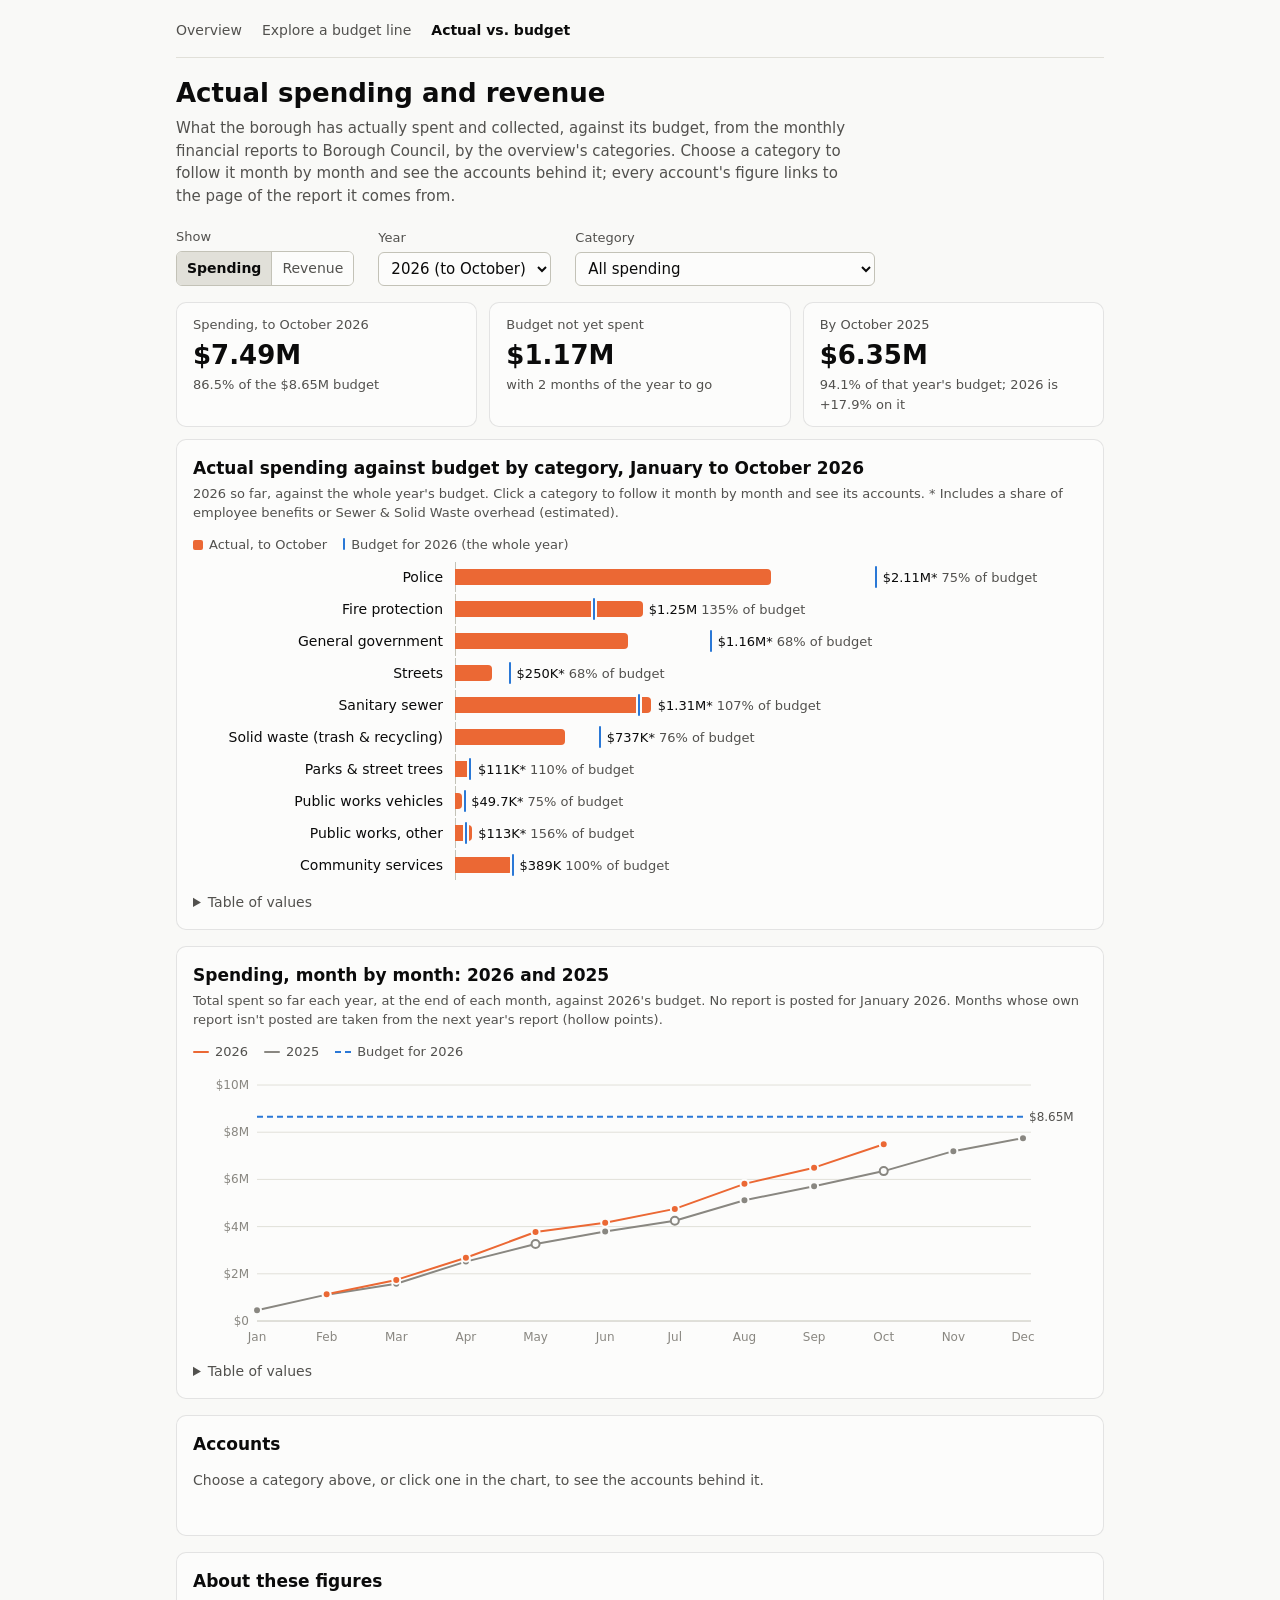
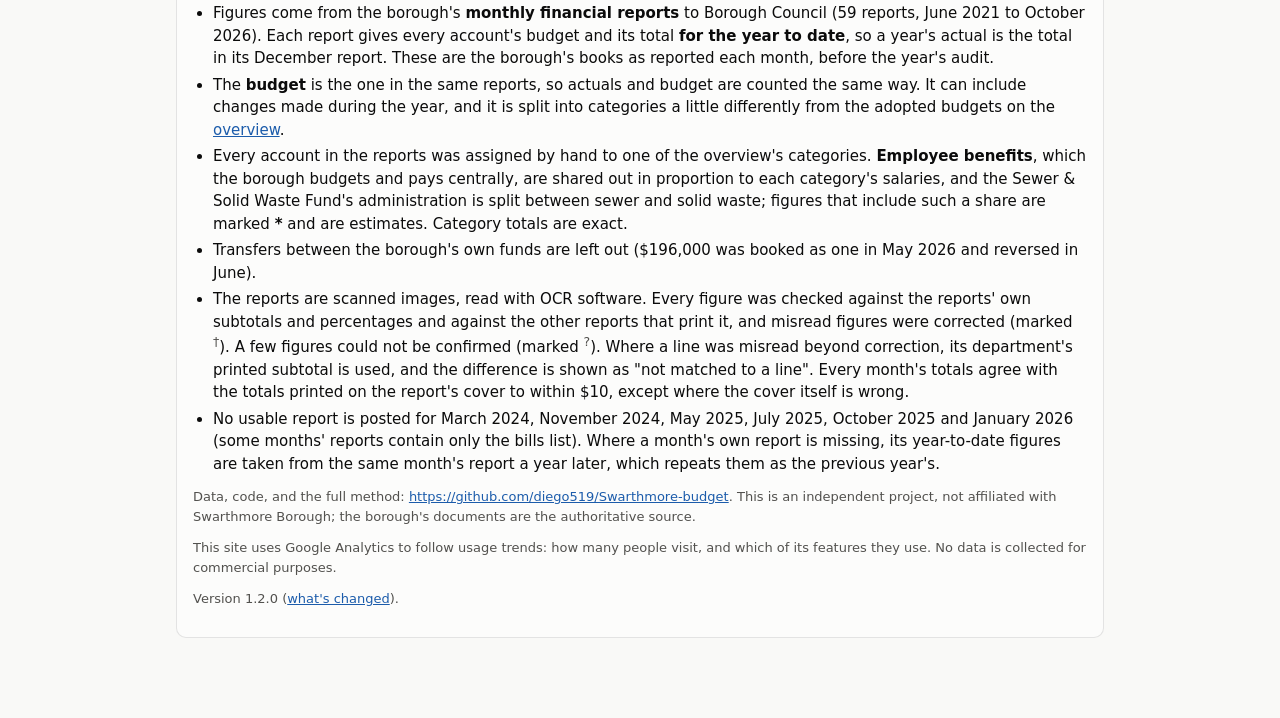
<file: docs/actuals.html>
<!doctype html>
<html lang="en">
<head>
<meta charset="utf-8">
<meta name="viewport" content="width=device-width, initial-scale=1">
<title>Actual vs. budget · Swarthmore Borough budget</title>
<meta name="description" content="What Swarthmore Borough actually spent and collected against its budget, month by month, from its monthly financial reports.">
<!-- Generated by scripts/build_site.py; edit scripts/templates/ and rebuild. -->
<script>
if (location.protocol === "https:") {
  window.dataLayer = window.dataLayer || [];
  window.gtag = function () { dataLayer.push(arguments); };
  gtag("js", new Date());
  gtag("config", "G-597GBN3XND");
  const tag = document.createElement("script");
  tag.async = true;
  tag.src = "https://www.googletagmanager.com/gtag/js?id=G-597GBN3XND";
  document.head.appendChild(tag);
}
</script>
<style>
/* Shared by every page of the site; inlined by scripts/build_site.py. */
:root {
  color-scheme: light;
  --page: #f9f9f7;
  --surface: #fcfcfb;
  --text-1: #0b0b0b;
  --text-2: #52514e;
  --muted: #898781;
  --grid: #e1e0d9;
  --axis: #c3c2b7;
  --border: rgba(11, 11, 11, 0.10);
  /* Categorical slots, in fixed order (validated: adjacent CVD and contrast). */
  --cat-1: #2a78d6;
  --cat-2: #eb6834;
  --cat-3: #1baf7a;
  --cat-4: #eda100;
  --cat-5: #e87ba4;
  --cat-6: #008300;
  --series-1: var(--cat-1);  /* budget; increases */
  --series-2: var(--cat-2);  /* actual, from the monthly reports */
  --series-3: var(--cat-3);  /* the borough's estimated actual */
  --negative: #e34948;       /* decreases */
  --link: #1c5cab;
  --font: system-ui, -apple-system, "Segoe UI", sans-serif;
}
@media (prefers-color-scheme: dark) {
  :root {
    color-scheme: dark;
    --page: #0d0d0d;
    --surface: #1a1a19;
    --text-1: #f0efec;
    --text-2: #c3c2b7;
    --muted: #898781;
    --grid: #2c2c2a;
    --axis: #383835;
    --border: rgba(255, 255, 255, 0.10);
    --cat-1: #3987e5;
    --cat-2: #d95926;
    --cat-3: #199e70;
    --cat-4: #c98500;
    --cat-5: #d55181;
    --cat-6: #0ca30c;
    --negative: #e66767;
    --link: #86b6ef;
  }
}
* { box-sizing: border-box; }
[hidden] { display: none !important; }
body { margin: 0; background: var(--page); color: var(--text-1); font: 15px/1.5 var(--font); }
main { max-width: 960px; margin: 0 auto; padding: 16px 16px 64px; }
h1 { font-size: 26px; font-weight: 600; margin: 0 0 4px; }
h2 { font-size: 17px; font-weight: 600; margin: 0; }
p { margin: 0 0 12px; }
a { color: var(--link); }
.lede { color: var(--text-2); max-width: 680px; }
.small { font-size: 13px; color: var(--text-2); }

/* Site navigation */
.site-nav { display: flex; gap: 20px; font-size: 14px; padding: 4px 0 16px; border-bottom: 1px solid var(--grid); margin-bottom: 16px; }
.site-nav a { color: var(--text-2); text-decoration: none; }
.site-nav a:hover { color: var(--text-1); }
.site-nav a[aria-current="page"] { color: var(--text-1); font-weight: 600; }

/* Controls: one row above everything they scope. */
.controls { display: flex; flex-wrap: wrap; gap: 12px 24px; align-items: end; margin: 20px 0 16px; }
.control { display: flex; flex-direction: column; gap: 4px; }
.control > .label { font-size: 13px; color: var(--text-2); }
.control .inline { display: flex; gap: 8px; align-items: center; font-size: 14px; color: var(--text-2); }
select { font: inherit; color: var(--text-1); background: var(--surface); border: 1px solid var(--axis);
         border-radius: 6px; padding: 6px 8px; max-width: 100%; }
select.wide { min-width: 300px; }
.segmented { display: inline-flex; border: 1px solid var(--axis); border-radius: 6px; overflow: hidden; }
.segmented button { font: inherit; font-size: 14px; color: var(--text-2); background: var(--surface);
                    border: 0; padding: 6px 10px; cursor: pointer; }
.segmented button + button { border-left: 1px solid var(--axis); }
.segmented button[aria-pressed="true"] { color: var(--text-1); background: var(--grid); font-weight: 600; }
.segmented button:disabled { color: var(--muted); cursor: not-allowed; }
button:focus-visible, select:focus-visible, svg:focus-visible, a:focus-visible, summary:focus-visible,
[tabindex]:focus-visible { outline: 2px solid var(--series-1); outline-offset: 2px; }

.card { background: var(--surface); border: 1px solid var(--border); border-radius: 10px; padding: 16px; margin-bottom: 16px; }
.card-head { margin-bottom: 12px; }
.card-head .sub { font-size: 13px; color: var(--text-2); margin-top: 2px; }

/* Stat tiles */
.tiles { display: grid; grid-template-columns: repeat(auto-fit, minmax(190px, 1fr)); gap: 12px; margin-bottom: 12px; }
.tile { background: var(--surface); border: 1px solid var(--border); border-radius: 10px; padding: 12px 16px; }
.tile .label { font-size: 13px; color: var(--text-2); }
.tile .value { font-size: 26px; font-weight: 600; margin-top: 2px; }
.tile .delta { font-size: 13px; color: var(--text-2); }

/* Charts */
figure { margin: 0; position: relative; }
figcaption { display: flex; flex-wrap: wrap; justify-content: space-between; gap: 4px 16px; margin-bottom: 8px; }
.legend { display: flex; flex-wrap: wrap; gap: 4px 16px; font-size: 13px; color: var(--text-2); align-items: center; }
.legend a { color: inherit; text-decoration: none; }
.legend a:hover { color: var(--text-1); text-decoration: underline; }
.legend .key { display: inline-block; width: 16px; height: 2px; border-radius: 1px; vertical-align: middle; margin-right: 6px; }
.legend .swatch { display: inline-block; width: 10px; height: 10px; border-radius: 2px; vertical-align: -1px; margin-right: 6px; }
.plot { width: 100%; }
svg { display: block; overflow: visible; }
svg text { font: 12px var(--font); fill: var(--muted); font-variant-numeric: tabular-nums; }
svg .label-strong { fill: var(--text-1); font-weight: 600; }
svg .label-2 { fill: var(--text-2); }
.tooltip { position: absolute; pointer-events: none; background: var(--surface); color: var(--text-1);
           border: 1px solid var(--border); border-radius: 8px; padding: 8px 10px; font-size: 13px;
           box-shadow: 0 4px 16px rgba(0, 0, 0, 0.12); min-width: 180px; max-width: 300px; z-index: 2; }
.tooltip[hidden] { display: none; }
.tooltip .tt-title { color: var(--text-2); margin-bottom: 4px; }
.tooltip .tt-row { display: flex; align-items: baseline; gap: 6px; }
.tooltip .tt-row strong { font-weight: 600; font-variant-numeric: tabular-nums; }
.tooltip .tt-row span.name { color: var(--text-2); }
.tooltip .key { display: inline-block; width: 12px; height: 2px; border-radius: 1px; flex: none; position: relative; top: -3px; }
.tooltip .tt-note { color: var(--text-2); font-size: 12px; margin-top: 4px; }
.tooltip .tt-total { border-top: 1px solid var(--grid); margin-top: 4px; padding-top: 4px; }

/* Ranked horizontal bars (HTML) */
.bars { display: grid; grid-template-columns: minmax(120px, 250px) 1fr; gap: 2px 12px; align-items: center; position: relative; }
.bars .name { font-size: 14px; text-align: right; overflow: hidden; text-overflow: ellipsis; white-space: nowrap; }
.bars .name a { color: var(--text-1); text-decoration: none; }
.bars .name a:hover { text-decoration: underline; }
.bars .track { position: relative; height: 30px; border-radius: 4px; }
.bars .track:hover, .bars .track:focus-visible { background: var(--grid); }
.bars .zero { position: absolute; top: 0; bottom: 0; width: 1px; background: var(--axis); }
.bars .bar { position: absolute; top: 7px; height: 16px; }
.bars .bar.up { background: var(--series-1); border-radius: 0 4px 4px 0; }
.bars .bar.down { background: var(--negative); border-radius: 4px 0 0 4px; }
.bars .val { position: absolute; top: 6px; font-size: 13px; white-space: nowrap; color: var(--text-1); font-variant-numeric: tabular-nums; }
.bars .val .pct { color: var(--text-2); margin-left: 4px; }
.bars .total-name { font-weight: 600; }
.bars .rule { grid-column: 1 / -1; border-top: 1px solid var(--grid); margin: 4px 0; }
@media (max-width: 600px) { .bars { grid-template-columns: minmax(90px, 38%) 1fr; gap: 2px 8px; } .bars .name { font-size: 13px; } }

/* Tables */
details { margin-top: 12px; }
summary { cursor: pointer; color: var(--text-2); font-size: 14px; }
.table-wrap { overflow-x: auto; }
table { border-collapse: collapse; width: 100%; margin-top: 8px; font-size: 14px; }
th, td { padding: 6px 8px; border-bottom: 1px solid var(--grid); text-align: right; white-space: nowrap; }
th:first-child, td:first-child { text-align: left; }
th { font-weight: 600; color: var(--text-2); font-size: 13px; }
td { font-variant-numeric: tabular-nums; }
td a { color: inherit; text-decoration: underline dotted var(--muted); text-underline-offset: 3px; }
td a:hover { color: var(--link); }
tr.total td { font-weight: 600; }
sup { color: var(--text-2); }
.footnotes { font-size: 13px; color: var(--text-2); margin-top: 8px; }
.footnotes p { margin: 0 0 4px; }

.about h2 { margin-bottom: 8px; }
.about ul { padding-left: 20px; margin: 0 0 12px; }
.about li { margin-bottom: 4px; }

.bars .bar.actual { background: var(--series-2); border-radius: 0 4px 4px 0; }
.bars .budget-mark { position: absolute; top: 4px; height: 22px; width: 2px; margin-left: -1px; border-radius: 1px; background: var(--series-1); box-shadow: 0 0 0 2px var(--surface); }
.bars .name a.selected { font-weight: 600; }
.bars .track.selected { background: var(--grid); }
.legend .tick { display: inline-block; width: 2px; height: 12px; border-radius: 1px; vertical-align: -1px; margin-right: 6px; background: var(--series-1); }
.legend .dash { display: inline-block; width: 16px; height: 0; border-top: 2px dashed var(--series-1); vertical-align: middle; margin-right: 6px; }
td .ledger { color: var(--muted); font-size: 12px; margin-left: 6px; }
td.wrap { white-space: normal; }
.prompt { color: var(--text-2); font-size: 14px; }
</style>
</head>
<body>
<main>
  <nav class="site-nav" aria-label="Pages">
    <a href="index.html" data-keep-dollars>Overview</a>
    <a href="explorer.html" data-keep-dollars>Explore a budget line</a>
    <a href="actuals.html" aria-current="page">Actual vs. budget</a>
  </nav>
  <header>
    <h1>Actual spending and revenue</h1>
    <p class="lede">What the borough has actually spent and collected, against its budget, from the monthly financial
      reports to Borough Council, by the overview's categories. Choose a category to follow it month by month and see
      the accounts behind it; every account's figure links to the page of the report it comes from.</p>
  </header>

  <div class="controls" role="group" aria-label="Page options">
    <div class="control">
      <span class="label" id="view-label">Show</span>
      <div class="segmented" role="group" aria-labelledby="view-label" id="view-toggle">
        <button type="button" data-value="spending">Spending</button>
        <button type="button" data-value="revenue">Revenue</button>
      </div>
    </div>
    <label class="control">
      <span class="label">Year</span>
      <select id="year-select"></select>
    </label>
    <label class="control">
      <span class="label">Category</span>
      <select id="category-select" class="wide"></select>
    </label>
  </div>

  <section class="tiles" id="tiles" aria-live="polite"></section>

  <section class="card">
    <div class="card-head">
      <h2 id="cat-title"></h2>
      <div class="sub" id="cat-sub"></div>
    </div>
    <figure id="category-chart">
      <figcaption>
        <span class="legend">
          <span><span class="swatch" style="background: var(--series-2)"></span><span id="actual-legend">Actual</span></span>
          <span><span class="tick"></span><span id="budget-legend">Budget</span></span>
        </span>
      </figcaption>
      <div class="bars" id="cat-bars"></div>
      <div class="tooltip" hidden></div>
    </figure>
    <details>
      <summary>Table of values</summary>
      <div class="table-wrap"><table id="category-table"></table></div>
      <div class="footnotes" id="category-notes"></div>
    </details>
  </section>

  <section class="card">
    <div class="card-head">
      <h2 id="pace-title"></h2>
      <div class="sub" id="pace-sub"></div>
    </div>
    <figure id="pace-chart">
      <figcaption>
        <span class="legend" id="pace-legend"></span>
      </figcaption>
      <div class="plot"></div>
      <div class="tooltip" hidden></div>
    </figure>
    <details>
      <summary>Table of values</summary>
      <div class="table-wrap"><table id="pace-table"></table></div>
    </details>
  </section>

  <section class="card">
    <div class="card-head">
      <h2 id="acct-title"></h2>
      <div class="sub" id="acct-sub"></div>
    </div>
    <p class="prompt" id="acct-prompt" hidden>Choose a category above, or click one in the chart, to see the accounts
      behind it.</p>
    <div class="table-wrap"><table id="accounts-table"></table></div>
    <div class="footnotes" id="acct-notes"></div>
  </section>

  <section class="card about">
    <h2>About these figures</h2>
    <ul>
      <li>Figures come from the borough's <strong>monthly financial reports</strong> to Borough Council (59 reports, June 2021 to October 2026).
        Each report gives every account's budget and its total <strong>for the year to date</strong>, so a year's
        actual is the total in its December report. These are the borough's books as reported each month, before the
        year's audit.</li>
      <li>The <strong>budget</strong> is the one in the same reports, so actuals and budget are counted the same way. It
        can include changes made during the year, and it is split into categories a little differently from the adopted
        budgets on the <a href="index.html" data-keep-dollars>overview</a>.</li>
      <li>Every account in the reports was assigned by hand to one of the overview's categories. <strong>Employee
        benefits</strong>, which the borough budgets and pays centrally, are shared out in proportion to each category's
        salaries, and the Sewer &amp; Solid Waste Fund's administration is split between sewer and solid waste; figures
        that include such a share are marked <strong>*</strong> and are estimates. Category totals are exact.</li>
      <li>Transfers between the borough's own funds are left out ($196,000 was booked as one in May 2026 and reversed
        in June).</li>
      <li>The reports are scanned images, read with OCR software. Every figure was checked against the reports' own
        subtotals and percentages and against the other reports that print it, and misread figures were corrected
        (marked <sup>†</sup>). A few figures could not be confirmed (marked <sup>?</sup>). Where a line was misread
        beyond correction, its department's printed subtotal is used, and the difference is shown as "not matched to a
        line". Every month's totals agree with the totals printed on the report's cover to within $10, except where the
        cover itself is wrong.</li>
      <li>No usable report is posted for March 2024, November 2024, May 2025, July 2025, October 2025 and January 2026 (some months' reports contain only the bills list). Where a month's own report is missing, its year-to-date figures are taken from the same month's report a year later, which repeats them as the previous year's.</li>
    </ul>
    <p class="small">Data, code, and the full method: <a href="https://github.com/diego519/Swarthmore-budget">https://github.com/diego519/Swarthmore-budget</a>. This is an independent
      project, not affiliated with Swarthmore Borough; the borough's documents are the authoritative source.</p>
    <p class="small">This site uses Google Analytics to follow usage trends: how many people visit, and which of its features they use. No data is collected for commercial purposes.</p>
    <p class="small">Version 1.2.0 (<a href="https://github.com/diego519/Swarthmore-budget/blob/main/CHANGELOG.md">what's changed</a>).</p>
  </section>
</main>

<script id="budget-data" type="application/json">{"cpi":{"index":{"2016":240.007,"2017":245.12,"2018":251.107,"2019":255.657,"2020":258.811,"2021":270.97,"2022":292.655,"2023":304.702,"2024":313.689,"2025":321.943,"2026":332.769},"latest_month":10,"partial":{"2025":11,"2026":10},"ref_year":2026,"series":"CUUR0000SA0","unpublished":[{"month":10,"note":"Data unavailable due to the 2025 lapse in appropriations","year":2025}]},"docs":{"2081":{"title":"2022-05 Monthly Financial Report","url":"https://www.swarthmorepa.org/DocumentCenter/View/2081"},"2096":{"title":"2022-06 Monthly Financial Report","url":"https://www.swarthmorepa.org/DocumentCenter/View/2096"},"2133":{"title":"2021-06 Monthly Financial Report","url":"https://www.swarthmorepa.org/DocumentCenter/View/2133"},"2134":{"title":"2021-07 Monthly Financial Report","url":"https://www.swarthmorepa.org/DocumentCenter/View/2134"},"2135":{"title":"2021-08 Monthly Financial Report","url":"https://www.swarthmorepa.org/DocumentCenter/View/2135"},"2136":{"title":"2021-09 Monthly Financial Report","url":"https://www.swarthmorepa.org/DocumentCenter/View/2136"},"2137":{"title":"2021-10 Monthly Financial Report","url":"https://www.swarthmorepa.org/DocumentCenter/View/2137"},"2138":{"title":"2021-11 Monthly Financial Report","url":"https://www.swarthmorepa.org/DocumentCenter/View/2138"},"2139":{"title":"2021-12 Monthly Financial Report","url":"https://www.swarthmorepa.org/DocumentCenter/View/2139"},"2140":{"title":"2022-01 Monthly Financial Report","url":"https://www.swarthmorepa.org/DocumentCenter/View/2140"},"2141":{"title":"2022-02 Monthly Financial Report","url":"https://www.swarthmorepa.org/DocumentCenter/View/2141"},"2142":{"title":"2022-03 Monthly Financial Report","url":"https://www.swarthmorepa.org/DocumentCenter/View/2142"},"2143":{"title":"2022-04 Monthly Financial Report","url":"https://www.swarthmorepa.org/DocumentCenter/View/2143"},"2151":{"title":"2022-07 Monthly Financial Report","url":"https://www.swarthmorepa.org/DocumentCenter/View/2151"},"2195":{"title":"2022-08 Monthly Financial Report","url":"https://www.swarthmorepa.org/DocumentCenter/View/2195"},"2226":{"title":"2022-09 Monthly Financial Report","url":"https://www.swarthmorepa.org/DocumentCenter/View/2226"},"2245":{"title":"2022-10 Monthly Financial Report","url":"https://www.swarthmorepa.org/DocumentCenter/View/2245"},"2262":{"title":"2022-11 Monthly Financial Report","url":"https://www.swarthmorepa.org/DocumentCenter/View/2262"},"2364":{"title":"2022-12 Monthly Financial Report","url":"https://www.swarthmorepa.org/DocumentCenter/View/2364"},"2398":{"title":"2023-01 Monthly Financial Report","url":"https://www.swarthmorepa.org/DocumentCenter/View/2398"},"2423":{"title":"2023-02 Monthly Financial Report","url":"https://www.swarthmorepa.org/DocumentCenter/View/2423"},"2468":{"title":"2023-03 Monthly Financial Report","url":"https://www.swarthmorepa.org/DocumentCenter/View/2468"},"2492":{"title":"2023-04 Monthly Financial Report","url":"https://www.swarthmorepa.org/DocumentCenter/View/2492"},"2514":{"title":"2023-05 Monthly Financial Report","url":"https://www.swarthmorepa.org/DocumentCenter/View/2514"},"2529":{"title":"2023-06 Monthly Financial Report","url":"https://www.swarthmorepa.org/DocumentCenter/View/2529"},"2542":{"title":"2023-07 Monthly Financial Report","url":"https://www.swarthmorepa.org/DocumentCenter/View/2542"},"2591":{"title":"2023-08 Monthly Financial Report","url":"https://www.swarthmorepa.org/DocumentCenter/View/2591"},"2629":{"title":"2023-09 Monthly Financial Report","url":"https://www.swarthmorepa.org/DocumentCenter/View/2629"},"2642":{"title":"2023-10 Monthly Financial Report","url":"https://www.swarthmorepa.org/DocumentCenter/View/2642"},"2671":{"title":"2023-11 Monthly Financial Report","url":"https://www.swarthmorepa.org/DocumentCenter/View/2671"},"2738":{"title":"2023-12 Monthly Financial Report","url":"https://www.swarthmorepa.org/DocumentCenter/View/2738"},"2779":{"title":"2024-01 Monthly Financial Report","url":"https://www.swarthmorepa.org/DocumentCenter/View/2779"},"2816":{"title":"2024-02 Monthly Financial Report","url":"https://www.swarthmorepa.org/DocumentCenter/View/2816"},"2852":{"title":"2024-04 Monthly Financial Report","url":"https://www.swarthmorepa.org/DocumentCenter/View/2852"},"2872":{"title":"2024-05 Monthly Financial Report","url":"https://www.swarthmorepa.org/DocumentCenter/View/2872"},"2911":{"title":"2024-06 Monthly Financial Report","url":"https://www.swarthmorepa.org/DocumentCenter/View/2911"},"2926":{"title":"2024-07 Monthly Financial Report","url":"https://www.swarthmorepa.org/DocumentCenter/View/2926"},"2960":{"title":"2024-08 Monthly Financial Report","url":"https://www.swarthmorepa.org/DocumentCenter/View/2960"},"2990":{"title":"2024-09 Monthly Financial Report","url":"https://www.swarthmorepa.org/DocumentCenter/View/2990"},"3011":{"title":"2024-10 Monthly Financial Report","url":"https://www.swarthmorepa.org/DocumentCenter/View/3011"},"3114":{"title":"2024-12 Monthly Financial Report","url":"https://www.swarthmorepa.org/DocumentCenter/View/3114"},"3155":{"title":"2025-02 Monthly Financial Report","url":"https://www.swarthmorepa.org/DocumentCenter/View/3155"},"3206":{"title":"2025-01 Monthly Financial Report","url":"https://www.swarthmorepa.org/DocumentCenter/View/3206"},"3224":{"title":"2025-03 Monthly Financial Report","url":"https://www.swarthmorepa.org/DocumentCenter/View/3224"},"3239":{"title":"2025-04 Monthly Financial Report","url":"https://www.swarthmorepa.org/DocumentCenter/View/3239"},"3304":{"title":"2025-06 Monthly Financial Report","url":"https://www.swarthmorepa.org/DocumentCenter/View/3304"},"3343":{"title":"2025-08 Monthly Financial Report","url":"https://www.swarthmorepa.org/DocumentCenter/View/3343"},"3378":{"title":"2025-09 Monthly Financial Report","url":"https://www.swarthmorepa.org/DocumentCenter/View/3378"},"3442":{"title":"2025-11 Monthly Financial Report","url":"https://www.swarthmorepa.org/DocumentCenter/View/3442"},"3522":{"title":"2025-12 Monthly Financial Report","url":"https://www.swarthmorepa.org/DocumentCenter/View/3522"},"3610":{"title":"2026-02 Monthly Financial Report","url":"https://www.swarthmorepa.org/DocumentCenter/View/3610"},"3638":{"title":"2026-03 Monthly Financial Report","url":"https://www.swarthmorepa.org/DocumentCenter/View/3638"},"3651":{"title":"2026-04 Monthly Financial Report","url":"https://www.swarthmorepa.org/DocumentCenter/View/3651"},"3666":{"title":"2026-05 Monthly Financial Report","url":"https://www.swarthmorepa.org/DocumentCenter/View/3666"},"3718":{"title":"2026-06 Monthly Financial Report","url":"https://www.swarthmorepa.org/DocumentCenter/View/3718"},"3719":{"title":"2026-07 Monthly Financial Report","url":"https://www.swarthmorepa.org/DocumentCenter/View/3719"},"3744":{"title":"2026-08 Monthly Financial Report","url":"https://www.swarthmorepa.org/DocumentCenter/View/3744"},"3793":{"title":"2026-09 Monthly Financial Report","url":"https://www.swarthmorepa.org/DocumentCenter/View/3793"},"3814":{"title":"2026-10 Monthly Financial Report","url":"https://www.swarthmorepa.org/DocumentCenter/View/3814"}},"items":[],"monthly":{"accounts":{"2021":[["01-400-009","CODE ENFORCEMENT OFFICER","spending","gg",6000.0,390.0,"","2139",5],["01-400-020","ADMINISTRATIVE ASSISTANT","spending","gg",31621.0,32327.33,"","2139",5],["01-400-030","BOOKKEEPER","spending","gg",25671.0,25473.12,"","2139",5],["01-400-060","SALARY OF MANAGER/SECRETARY","spending","gg",82479.0,82694.67,"","2139",5],["01-400-090","OVERTIME","spending","gg",420.0,387.85,"","2139",5],["01-400-100","OFFICE SUPPLIES","spending","gg",2500.0,3588.48,"","2139",5],["01-400-101","POSTAGE","spending","gg",750.0,865.8,"","2139",5],["01-400-200","MEETING VIDEO","spending","gg",11700.0,19094.11,"","2139",5],["01-400-201","PROFESSIONAL DUES","spending","gg",1900.0,1479.0,"","2139",5],["01-400-202","CONFERENCE FEES/CONTINUING ED","spending","gg",500.0,810.0,"","2139",5],["01-400-210","LEGAL ADVERTISING","spending","gg",2000.0,598.5,"","2139",5],["01-400-238","CLOTHING AND UNIFORMS","spending","gg",2100.0,1210.58,"","2139",5],["01-400-280","AUDITING SERVICES","spending","gg",11715.0,11555.25,"","2139",5],["01-400-290","LEGAL SERVICES","spending","gg",21300.0,21300.0,"","2139",5],["01-400-291","SPECIAL LEGAL SERVICES","spending","gg",12000.0,4866.75,"","2139",5],["01-400-300","COMMUNICATION EXPENDITURES","spending","gg",11760.0,9595.7,"","2139",5],["01-400-400","OFFICE EQUIPMENT","spending","gg",3000.0,3848.57,"","2139",5],["01-401-020","SALARY OF TAX COLLECTOR","spending","gg",5109.0,5920.06,"","2139",5],["01-401-040","LOCAL SERVICES TAX EXPENSE","spending","gg",2500.0,3097.33,"","2139",5],["01-401-150","TAX COLLECTOR'S BOND/INS","spending","gg",975.0,998.53,"","2139",5],["01-401-200","GENERAL EXPENSE:TAX COLLECTOR","spending","gg",950.0,1345.7,"","2139",5],["01-402-000","BORO BLDG MAINTENANCE: WAGES","spending","gg",19000.0,27701.85,"","2139",5],["01-402-100","MUNICIPAL BLDG:MATERIALS AND S","spending","gg",4400.0,2981.0,"","2139",5],["01-402-110","MUNICIPAL BLDG:GAS","spending","gg",11600.0,6206.24,"","2139",5],["01-402-120","MUNICIPAL BLDG:ELECTRICITY","spending","gg",19440.0,12414.63,"","2139",5],["01-402-130","MUNICIPAL BLDG:WATER","spending","gg",6000.0,6207.41,"","2139",5],["01-402-400","PROPERTY MAINTENANCE","spending","gg",56000.0,33950.99,"","2139",5],["01-410-010","CHIEF","spending","police",126642.0,124944.91,"","2139",5],["01-410-020","SERGEANT","spending","police",95382.0,93814.4,"","2139",6],["01-410-021","RUTLEDGE BONUS","spending","police",23100.0,23100.0,"","2139",6],["01-410-040","PATROL OFFICER","spending","police",513424.0,574134.96,"","2139",6],["01-410-050","CLERK/CROSSING GUARDS","spending","police",13920.0,18963.86,"","2139",6],["01-410-051","ANIMAL CONTROL","spending","police",3000.0,2893.5,"","2139",6],["01-410-052","CLERK/METER ENFORCEMENT","spending","police",32809.0,33350.89,"","2139",6],["01-410-180","LONGEVITY PAY","spending","police",64693.0,65789.93,"","2139",6],["01-410-181","SHIFT DIFFERENTIAL","spending","police",44908.0,43441.2,"","2139",6],["01-410-182","FESTIVE HOLIDAY PAY","spending","police",25920.0,24268.6,"","2139",6],["01-410-183","OVERTIME","spending","police",110000.0,143013.08,"","2139",6],["01-410-184","OUTSIDE OVERTIME","spending","police",0.0,-1369.73,"","2139",6],["01-410-185","REIMBURSE OUTSIDE OVERTIME","spending","police",0.0,0.0,"","2139",6],["01-410-186","ON CALL TIME","spending","police",1500.0,794.41,"","2139",6],["01-410-188","COMMUNITY EXPENSES","spending","police",650.0,556.08,"","2139",6],["01-410-200","OFFICE MATERIALS AND SUPPLIES","spending","police",5500.0,5370.75,"","2139",6],["01-410-220","GENERAL EXPENDITURES","spending","police",14500.0,14705.58,"","2139",6],["01-410-221","CONTINUING EDUCATION","spending","police",1500.0,1461.85,"","2139",6],["01-410-222","PROF DUES/CONFERENCE FEES","spending","police",1495.0,675.0,"","2139",6],["01-410-230","EDUCATIONAL REIMBURSEMENT","spending","police",5000.0,395.0,"","2139",6],["01-410-238","UNIFORMS","spending","police",11300.0,11128.82,"","2139",6],["01-410-242","AMMUNITION/POLICE SUPPLIES","spending","police",5500.0,5199.46,"","2139",6],["01-410-251","VEHICLE OPERATION EXPENSE","spending","police",22750.0,32975.74,"","2139",6],["01-410-252","PAYMENT TO CAPITAL","spending","police",27000.0,27000.0,"","2139",6],["01-410-320","COMMUNICATIONS EXPENSE","spending","police",16500.0,25810.0,"","2139",6],["01-410-371","METER MAINTENANCE WAGES","spending","police",0.0,0.0,"","2139",6],["01-410-373","HEADQUARTERS EXPENSE","spending","police",1650.0,1744.71,"","2139",6],["01-410-374","SPECIAL LEGAL FEES","spending","police",0.0,3500.0,"","2139",6],["01-411-000","FIRE RELIEF","spending","fire",0.0,0.0,"","2139",6],["01-413-140","HYDRANT RENTAL","spending","fire",25250.0,24515.28,"","2139",6],["01-413-200","CONTRIBUTION TO SF&PA","spending","fire",300000.0,300000.0,"","2139",6],["01-413-471","DEBT PRINCIPAL DVRFA","spending","fire",19760.0,28380.0,"","2139",6],["01-413-472","DEBT INTEREST DVRFA","spending","fire",2894.0,1367.12,"","2139",6],["01-414-100","CODE INSPECTOR","spending","gg",6000.0,6941.06,"","2139",7],["01-414-110","DRAINAGE PLAN REVIEW","spending","gg",6000.0,5090.25,"","2139",7],["01-414-120","CONTRACTED BUILDING INSPECTION","spending","gg",25000.0,23508.1,"","2139",7],["01-414-150","MISCELLANEOUS ENGINEERING","spending","gg",0.0,3765.5,"","2139",7],["01-414-200","EXPENSES FOR ZHB","spending","gg",2000.0,995.0,"","2139",7],["01-414-220","PLANNING AND ZONING/GEN EXPENS","spending","gg",1000.0,880.0,"","2139",7],["01-414-290","ZONING LEGAL SERVICES","spending","gg",5000.0,7320.0,"","2139",7],["01-421-100","HEALTH OFFICER","spending","gg",2000.0,1700.0,"","2139",7],["01-430-120","HIGHWAY DEPT ADMIN DUTIES","spending","pw_other",9000.0,9411.92,"","2139",7],["01-430-121","BEEPER PAY","spending","pw_other",1300.0,1300.0,"","2139",7],["01-430-172","HIGHWAY DEPT VACATION","spending","pw_other",12250.0,13288.8,"","2139",7],["01-430-176","HIGHWAY DEPT PERSONAL/COMP T","spending","pw_other",2000.0,1809.62,"","2139",7],["01-430-177","HIGHWAY DEPT SICK LEAVE","spending","pw_other",9000.0,10364.29,"","2139",7],["01-430-179","HIGHWAY DEPT HOLIDAY","spending","pw_other",6500.0,8493.24,"","2139",7],["01-430-180","HIGHWAY DEPT LONGEVITY","spending","pw_other",7500.0,4892.64,"","2139",7],["01-430-990","AGILITY","spending","pw_other",1000.0,368.03,"","2139",7],["01-431-100","STREET CLEANING WAGES","spending","streets",10000.0,9809.43,"","2139",7],["01-432-100","SNOW REMOVAL WAGES","spending","streets",13000.0,10828.1,"","2139",7],["01-433-110","STREET SIGNS/MARKINGS WAGES","spending","streets",11400.0,12820.33,"","2139",7],["01-434-000","STREET LIGHT POWER","spending","streets",0.0,22409.25,"","2139",7],["01-434-100","STREET LIGHT MAINTENANCE","spending","streets",17500.0,19930.24,"","2139",7],["01-435-100","TOWN CENTER MAINTENANCE WAG","spending","streets",15000.0,14752.56,"","2139",8],["01-435-105","METER MAINT WAGES","spending","streets",9000.0,8072.16,"","2139",8],["01-435-110","METER EXPENSES","spending","streets",3000.0,3548.73,"","2139",8],["01-436-100","STORM SEWERS WAGES","spending","streets",9000.0,8780.99,"","2139",8],["01-437-250","VEHICLE REPAIR","spending","pw_vehicles",0.0,0.0,"","2139",8],["01-438-120","STREET REPAIRS WAGES","spending","streets",5000.0,4290.9,"","2139",8],["01-438-220","STREET REPAIRS","spending","streets",0.0,0.0,"","2139",8],["01-439-000","ANNUAL STREET PAVING CONTRACT","spending","streets",0.0,7029.12,"","2139",8],["01-450-500","SRA:CONTRIBUTION","spending","community",25000.0,25000.0,"","2139",8],["01-450-530","SENIOR SERVICES","spending","community",25000.0,25000.0,"","2139",8],["01-450-540","TOWN CENTER CONTRIBUTION","spending","community",26000.0,26000.0,"","2139",8],["01-454-100","MOWING:WAGES","spending","parks",10000.0,11423.87,"","2139",8],["01-454-110","PARK MAINT:WAGES","spending","parks",14000.0,17064.26,"","2139",8],["01-454-200","PARK MATERIALS AND SUPPLIES","spending","parks",1300.0,1837.94,"","2139",8],["01-454-260","PARK EQUIP MAINT/REPLACEMENT/R","spending","parks",3050.0,1944.31,"","2139",8],["01-454-270","PROFESSIONAL PARK MAINTENANCE","spending","parks",10000.0,9605.5,"","2139",8],["01-455-100","STREET TREES:WAGES","spending","parks",1000.0,6816.5,"","2139",8],["01-455-221","STREET TREE PLANTING","spending","parks",13500.0,14415.0,"","2139",8],["01-455-250","TREE EQIUIP: MAINT AND REPLACE","spending","parks",300.0,0.0,"","2139",8],["01-455-451","STREET TREE MAINTENANCE AND RE","spending","parks",35500.0,43200.5,"","2139",8],["01-456-000","CONT TO SWARTHMORE LIBRARY","spending","community",194700.0,194700.0,"","2139",9],["01-471-000","PRINCIPAL PAYMENT","spending","gg",0.0,0.0,"","2139",9],["01-472-000","INTEREST PAYMENT","spending","gg",0.0,0.0,"","2139",9],["01-480-000","MISCELLANEOUS EXPENDITURES","spending","gg",2500.0,10376.85,"","2139",9],["01-480-100","FINANCE CHARGE","spending","gg",0.0,500.0,"","2139",9],["01-480-200","ZHB/SPECIAL EXCEPTION EXPENSE","spending","gg",0.0,0.0,"","2139",9],["01-480-401","SUBDIVISION/LAND DEVELOPMENT E","spending","gg",0.0,0.0,"","2139",9],["01-486-040","UNEMPLOYMENT INSURANCE","spending","payroll_benefits",5400.0,5347.44,"","2139",9],["01-486-203","PROP/CASUALTY/LIABILITY/AUTO","spending","gg",38700.0,35199.0,"","2139",9],["01-487-000","SOCIAL SECURITY TAXES","spending","payroll_benefits",108080.0,112059.21,"","2139",9],["01-487-020","DISABILITY & LIFE INSURANCE","spending","payroll_benefits",21120.0,17219.88,"","2139",9],["01-487-021","SHORT TERM DISABILITY PAYMENTS","spending","payroll_benefits",0.0,-4947.36,"","2139",9],["01-487-040","HEALTH INSURANCE","spending","payroll_benefits",357475.0,318717.49,"","2139",9],["01-487-070","WORKER'S COMPENSATION","spending","payroll_benefits",63000.0,48639.4,"","2139",9],["01-487-071","WORKERS COMP REIMBURSEMENTS","spending","payroll_benefits",0.0,0.0,"","2139",9],["01-487-156","HSA","spending","payroll_benefits",0.0,0.0,"","2139",9],["01-487-157","POST-RETIREMENT HEALTH BENEFIT","spending","payroll_benefits",49000.0,49000.0,"","2139",9],["01-487-158","CONTR. TO 457(b) PLAN","spending","payroll_benefits",5160.0,4835.7,"","2139",9],["01-492-000","INTERFUND TRANSFERS","spending","interfund",0.0,0.0,"","2139",9],["01-492-001","TFR TO HIGHWAY FUND","spending","interfund",0.0,0.0,"","2139",9],["01-492-280","CONTRIB TO GRANT FUNDING","spending","gg",0.0,0.0,"","2139",9],["01-492-300","CONTRIBUTION TO CAPITAL","spending","gg",0.0,0.0,"","2139",9],["04-400-020","ADMINISTRATIVE ASSISTANT","spending","ssw_overhead",13552.0,13616.0,"","2139",12],["04-400-030","BOOKKEEPER","spending","ssw_overhead",11002.0,10916.93,"","2139",12],["04-400-060","SALARY OF MANAGER/SECRETARY","spending","ssw_overhead",35348.0,34849.25,"","2139",12],["04-400-090","OVERTIME","spending","ssw_overhead",180.0,229.65,"","2139",12],["04-400-280","AUDITING SERVICES","spending","ssw_overhead",4785.0,4719.75,"","2139",12],["04-400-290","LEGAL SERVICES","spending","ssw_overhead",8700.0,8700.0,"","2139",12],["04-401-020","SALARY OF TAX COLLECTOR","spending","ssw_overhead",5109.0,5364.46,"","2139",12],["04-401-150","TAX COLLECTOR'S BOND/INS","spending","ssw_overhead",975.0,998.54,"","2139",12],["04-401-200","GENERAL EXPENSE:TAX COLLECTOR","spending","ssw_overhead",950.0,1345.7,"","2139",12],["04-401-300","BILLING EXPENSES","spending","sewer",2000.0,2005.76,"","2139",12],["04-402-100","BDG MATERIALS & SUPPLIES","spending","pw_other",1100.0,745.27,"","2139",12],["04-402-110","MUNICIPAL BUILDING GAS","spending","pw_other",2900.0,1551.55,"","2139",12],["04-402-120","MUNICIPAL BUILDING ELECTRIC","spending","pw_other",4860.0,3103.68,"","2139",12],["04-402-130","MUNICIPAL BLDG WATER","spending","pw_other",1500.0,1551.86,"","2139",12],["04-421-000","SEWER:BOROUGH CREW WAGES","spending","sewer",11500.0,11516.95,"","2139",12],["04-421-060","BOROUGH CREW RECYCLING:WAGE","spending","solid_waste",8000.0,11637.63,"","2139",12],["04-421-150","RECYCLING COLLECTION","spending","solid_waste",76000.0,75999.96,"","2139",12],["04-421-155","RECYCLING DISPOSAL","spending","solid_waste",47228.0,36366.25,"","2139",12],["04-421-200","SEWER:MATERIAL & SUPPLIES","spending","sewer",500.0,610.77,"","2139",12],["04-421-220","PREV SEWER MAINT & ENGINEERING","spending","sewer",30000.0,36885.34,"","2139",12],["04-421-440","SEWER EQUIP MAINT & REPAIR","spending","sewer",1000.0,1568.95,"","2139",12],["04-422-300","SEWER:PLANT OPERATIONS","spending","sewer",949898.0,946217.0,"","2139",12],["04-425-000","REFUSE COLLECTION","spending","solid_waste",193846.0,193845.96,"","2139",12],["04-425-100","REFUSE DISPOSAL/DCSWA","spending","solid_waste",76500.0,75042.91,"","2139",12],["04-427-100","LEAF COLLECTION WAGES","spending","solid_waste",34000.0,23620.53,"","2139",13],["04-427-110","COMPOST DELIVERY:WAGES","spending","solid_waste",7000.0,6453.91,"","2139",13],["04-427-200","YARD WASTE RECYCLING WAGES","spending","solid_waste",6000.0,3677.27,"","2139",13],["04-427-300","YARD WASTE DISPOSAL","spending","solid_waste",19200.0,6475.0,"","2139",13],["04-427-350","YARD WASTE COLLECTION","spending","solid_waste",36750.0,36750.0,"","2139",13],["04-427-370","COLLECTOR MAINT:WAGES","spending","solid_waste",0.0,0.0,"","2139",13],["04-427-375","COLLECTOR OPERATING EXPENSE","spending","solid_waste",6000.0,3987.55,"","2139",13],["04-427-380","RENTALS","spending","solid_waste",0.0,0.0,"","2139",13],["04-427-381","COMPOSTING EXPENSE","spending","solid_waste",2750.0,6913.68,"","2139",13],["04-427-382","COMPOSTING/SITE MAINT. WAGES","spending","solid_waste",4500.0,4783.9,"","2139",13],["04-430-120","HIGHWAY DEPT ADMIN DUTIES","spending","ssw_overhead",9000.0,9426.19,"","2139",13],["04-430-121","BEEPER PAY","spending","ssw_overhead",1300.0,700.0,"","2139",13],["04-430-172","HIGHWAY DEPT VACATION","spending","ssw_overhead",12250.0,10387.23,"","2139",13],["04-430-176","HIGHWAY DEPT PERSONAL/COMP T","spending","ssw_overhead",2000.0,1444.64,"","2139",13],["04-430-177","HIGHWAY DEPT SICK LEAVE","spending","ssw_overhead",9000.0,7225.94,"","2139",13],["04-430-179","HIGHWAY DEPT HOLIDAY","spending","ssw_overhead",6500.0,5349.64,"","2139",13],["04-430-180","HIGHWAY DEPT LONGEVITY","spending","ssw_overhead",7500.0,4892.64,"","2139",13],["04-434-000","STREET LIGHT POWER","spending","streets",0.0,0.0,"","2139",13],["04-437-250","VEHICLE REPAIR","spending","pw_vehicles",15000.0,10106.57,"","2139",13],["04-438-250","FUEL EXPENSE","spending","pw_vehicles",7000.0,2875.85,"","2139",13],["04-438-251","VEHICLE MAINT: WAGES","spending","pw_vehicles",15500.0,17681.7,"","2139",13],["04-471-000","DVRFA PRINCIPAL","spending","sewer",5200.0,7740.0,"","2139",13],["04-472-000","DVRFA INTEREST","spending","sewer",3165.0,1209.96,"","2139",14],["04-480-000","MISCELLANEOUS EXPENDITURES","spending","ssw_overhead",0.0,0.0,"","2139",14],["04-486-040","UNEMPLOYMENT INSURANCE","spending","payroll_benefits",600.0,634.63,"","2139",14],["04-486-203","PROP/CASUALTY/LIABILITY/AUTO","spending","ssw_overhead",6300.0,10514.0,"","2139",14],["04-487-000","SOCIAL SECURITY TAXES","spending","payroll_benefits",12009.0,11982.67,"","2139",14],["04-487-020","DISABILITY & LIFE INSURANCE","spending","payroll_benefits",2880.0,2348.16,"","2139",14],["04-487-040","HEALTH INSURANCE","spending","payroll_benefits",63084.0,56244.31,"","2139",14],["04-487-050","MINIMUM MUNICIPAL OBLIGATION","spending","payroll_benefits",25889.0,25888.0,"","2139",14],["04-487-070","WORKER'S COMPENSATION","spending","payroll_benefits",7000.0,6011.6,"","2139",14],["04-492-280","TRANSFER TO CAPITAL","spending","ssw_overhead",41000.0,41000.0,"","2139",14],["05-430-260","SMALL TOOLS AND EQUIPMENT","spending","pw_other",1000.0,753.36,"c","2139",16],["05-430-990","AGILITY WAGES","spending","pw_other",0.0,0.0,"","2139",16],["05-431-100","BOROUGH STREET CLEANING WAGE","spending","streets",0.0,0.0,"","2139",16],["05-431-201","TOWN CENTER MAINTENANCE WAGE","spending","streets",0.0,0.0,"","2139",16],["05-431-300","CONTRACTED STREET SWEEPING","spending","streets",550.0,0.0,"","2139",16],["05-432-000","CONTRACTED SNOW REMOVAL","spending","streets",0.0,0.0,"","2139",16],["05-432-100","SNOW REMOVAL:WAGES","spending","streets",0.0,0.0,"","2139",16],["05-432-110","SNOW REMOVAL REIMBURSEMENT","spending","streets",0.0,0.0,"","2139",16],["05-432-200","SNOW REMOVAL:MAT & SUPPLIES","spending","streets",6000.0,6316.88,"","2139",16],["05-432-330","SNOW EQUIP MAINT:MAT & SUPPLIE","spending","streets",2000.0,1218.94,"","2139",16],["05-433-000","TRAFFIC SIGNAL MAINT & POWER","spending","streets",2500.0,1511.8,"","2139",16],["05-433-110","STREET SIGNS & MARKINGS:WAGES","spending","streets",0.0,0.0,"","2139",16],["05-433-200","STREET SIGNS & MARKINGS","spending","streets",2500.0,4735.88,"","2139",16],["05-433-300","ANNUAL STREET STRIPING","spending","streets",4500.0,7015.66,"","2139",16],["05-434-000","STREET LIGHT POWER","spending","streets",55000.0,32161.41,"","2139",16],["05-434-100","STREET LIGHT MAINTENANCE","spending","streets",0.0,1300.0,"","2139",16],["05-436-100","STORM SEWERS:WAGES","spending","streets",0.0,0.0,"","2139",16],["05-436-200","STORM SEWERS:MATERIALS AND SU","spending","streets",650.0,0.0,"","2139",16],["05-436-300","STORM SEWERS:ENGINEERING AND","spending","streets",6500.0,9809.5,"","2139",16],["05-437-250","REPAIRS OF TOOLS & MACHINERY","spending","pw_vehicles",0.0,0.0,"","2139",16],["05-438-120","STREET REPAIR:WAGES","spending","streets",0.0,0.0,"","2139",17],["05-438-220","STREET REPAIR:MAT & SUPPLIES","spending","streets",1000.0,284.8,"","2139",17],["05-439-000","ANNUAL STREET PAVING CONTRACT","spending","streets",107000.0,95197.1,"","2139",17],["05-439-313","ENGINEERING","spending","streets",8400.0,16941.5,"","2139",17],["05-480-000","MISCELLANEOUS EXPENDITURES","spending","streets",0.0,0.0,"","2139",17],["05-480-100","MISCELLANEOUS ENGINEERING","spending","streets",5000.0,921.75,"","2139",17],["09-487-050","MINIMUM MUNICIPAL OBLIGATION","spending","police",372591.0,372592.0,"","2139",19],["10-471-000","DEBT REPAYMENT PRINCIPAL","spending","gg",65040.0,92880.0,"","2139",21],["10-472-000","DEBT INTEREST","spending","gg",13252.0,5847.58,"","2139",21],["10-480-100","FINANCE CHARGE","spending","gg",0.0,0.0,"","2139",21],["01-300-010","CURRENT YEAR REAL ESTATE TAXE","revenue","property_taxes",1322350.0,1301056.71,"c","2139",2],["01-300-030","PRIOR YEAR REAL ESTATE TAXES","revenue","property_taxes",30000.0,26221.57,"","2139",2],["01-300-040","INTERIM REAL ESTATE TAXES","revenue","property_taxes",1000.0,505.12,"","2139",2],["01-301-030","PRIOR YEAR FIRE TAX","revenue","property_taxes",250.0,0.0,"","2139",2],["01-301-100","CURRENT YEAR FIRE TAX","revenue","property_taxes",373500.0,368902.49,"","2139",2],["01-301-400","INTERIM FIRE TAX","revenue","property_taxes",250.0,0.0,"","2139",2],["01-310-030","REAL ESTATE TRANSFER TAX","revenue","other_taxes",150000.0,277089.61,"","2139",2],["01-310-040","LST/LOCAL SERVICES TAX","revenue","other_taxes",110000.0,103940.39,"","2139",2],["01-320-020","BUILDING PERMITS","revenue","misc_revenue",147500.0,205728.5,"","2139",2],["01-320-021","CONTRACTOR'S LICENSE","revenue","misc_revenue",6500.0,9000.0,"","2139",2],["01-320-022","USE AND OCCUPANCY CERTIFICATE","revenue","misc_revenue",6500.0,11000.0,"","2139",2],["01-320-820","STREET OPENING","revenue","misc_revenue",3000.0,4900.0,"","2139",2],["01-330-010","MOTOR VEHICLE FINES","revenue","misc_revenue",40000.0,23878.57,"","2139",2],["01-330-020","VIOLATION OF ORDINANCES","revenue","misc_revenue",2500.0,1668.39,"","2139",2],["01-341-010","INTEREST","revenue","misc_revenue",5000.0,265.6,"","2139",2],["01-350-020","PUBLIC UTILITES REALTY TAX","revenue","intergovernmental",2500.0,2403.06,"","2139",2],["01-350-030","COUNTY AID","revenue","intergovernmental",8000.0,7965.0,"","2139",2],["01-350-041","D.A.R.E. GRANT","revenue","misc_revenue",0.0,0.0,"","2139",2],["01-354-170","Grant Income","revenue","misc_revenue",0.0,0.0,"","2139",3],["01-355-130","FOREIGN FIRE INS. PREMIUM TAX/","revenue","intergovernmental",0.0,0.0,"","2139",3],["01-360-030","PARKING METER REVENUE","revenue","misc_revenue",95000.0,31140.87,"","2139",3],["01-360-031","PARKING PERMITS","revenue","misc_revenue",20000.0,16256.85,"","2139",3],["01-360-050","POLICE SERVICES","revenue","misc_revenue",204005.0,201970.0,"","2139",3],["01-360-051","LIFE SAFETY SERVICES","revenue","misc_revenue",97420.0,99455.0,"","2139",3],["01-367-000","TREE COMMITTEE SALES","revenue","misc_revenue",9000.0,7222.5,"","2139",3],["01-367-100","CHARGE FOR TREE REMOVAL","revenue","misc_revenue",31000.0,29870.3,"","2139",3],["01-380-000","MISCELLLANEOUS REVENUE","revenue","misc_revenue",9500.0,12838.94,"","2139",3],["01-380-010","CABLE FRANCHISE FEES","revenue","misc_revenue",93000.0,92090.17,"","2139",3],["01-380-070","ACCIDENT REPORTS","revenue","misc_revenue",3000.0,1251.5,"","2139",3],["01-380-100","ZHB/SPECIAL EXCEPTION","revenue","misc_revenue",5000.0,10000.0,"","2139",3],["01-380-200","CONDITIONAL USE APPLICATION","revenue","misc_revenue",0.0,1000.0,"","2139",3],["01-380-300","PRIOR YEAR FOREIGN CASUALTY","revenue","misc_revenue",0.0,0.0,"","2139",3],["01-380-400","SUB/LAND DEVELOPMENT APP.FEE","revenue","misc_revenue",1000.0,2725.0,"","2139",3],["01-380-500","STORM WATER MGNT APP. FEE","revenue","misc_revenue",6000.0,3000.0,"","2139",3],["01-380-600","ARPA PAYBACK","revenue","misc_revenue",0.0,0.0,"","2139",3],["01-387-000","SUPPLEMENTAL CONTRIBUTION","revenue","misc_revenue",0.0,0.0,"","2139",3],["01-387-100","CONTRIBUTION FROM OTHER SOUR","revenue","misc_revenue",115000.0,129000.0,"","2139",3],["01-392-000","INTERFUND OPERATING TRANSFERS","revenue","interfund",0.0,0.0,"","2139",4],["01-393-000","PROCEEDS OF GENERAL LONG-TERM","revenue","financing",0.0,0.0,"","2139",4],["01-395-000","REFUND OF PRIOR YEAR EXPENSES","revenue","misc_revenue",0.0,0.0,"","2139",4],["04-341-010","INTEREST","revenue","misc_revenue",5000.0,255.17,"","2139",11],["04-360-011","CURRENT YEAR SOLID WASTE FEES","revenue","trash_fees",623500.0,615063.4,"","2139",11],["04-360-012","PRIOR YEAR SOLID WASTE FEES","revenue","trash_fees",5000.0,6225.55,"","2139",11],["04-360-081","CURRENT YEAR SEWER FEES","revenue","sewer_fees",1196079.0,1180326.59,"","2139",11],["04-360-082","PRIOR YEAR SEWER FEES","revenue","sewer_fees",6500.0,17621.3,"","2139",11],["04-380-000","MISCELLLANEOUS REVENUE","revenue","misc_revenue",0.0,0.0,"","2139",11],["04-380-020","SALE OF RECYCLABLES","revenue","misc_revenue",1000.0,1637.0,"","2139",11],["04-380-030","PERFORMANCE GRANT REVENUE","revenue","misc_revenue",8500.0,9113.6,"","2139",11],["04-380-040","LEAF MULCH SALES","revenue","misc_revenue",24500.0,25014.67,"","2139",11],["04-392-000","INTERFUND OPERATING TRANSFERS","revenue","interfund",0.0,0.0,"","2139",11],["05-341-010","INTEREST","revenue","misc_revenue",500.0,18.78,"","2139",15],["05-355-050","MOTOR VEHICLE FUEL TAXES","revenue","intergovernmental",154807.0,158481.83,"","2139",15],["05-380-000","MISCELLANEOUS REVENUE","revenue","misc_revenue",0.0,9187.75,"","2139",15],["05-392-000","INTERFUND OPERATING TRANSFERS","revenue","interfund",0.0,0.0,"","2139",15],["05-392-001","TFR FROM GENERAL FUND","revenue","interfund",0.0,0.0,"","2139",15],["09-300-010","CURRENT YEAR REAL ESTATE TAXES","revenue","property_taxes",339000.0,334136.55,"","2139",18],["09-300-030","PRIOR YEAR REAL ESTATE TAXES","revenue","property_taxes",3600.0,2894.9,"","2139",18],["09-300-040","INTERIM REAL ESTATE TAXES","revenue","property_taxes",125.0,30.04,"","2139",18],["09-355-120","FOREIGN CASUALTY INSURANCE TAX","revenue","intergovernmental",86700.0,81553.8,"","2139",18],["09-392-000","INTERFUND OPERATING TRANSFERS","revenue","intergovernmental",0.0,0.0,"","2139",18],["10-300-010","CURRENT YEAR REAL ESTATE TAXE","revenue","property_taxes",78000.0,76821.32,"","2139",20],["10-300-030","PRIOR YEAR REAL ESTATE TAXES","revenue","property_taxes",3400.0,1093.59,"","2139",20],["10-300-040","INTERIM REAL ESTATE TAXES","revenue","property_taxes",125.0,59.33,"","2139",20],["10-392-000","INTERFUND OPERATING TRANSFERS","revenue","interfund",0.0,0.0,"","2139",20]],"2022":[["01-400-009","CODE ENFORCEMENT OFFICER","spending","gg",6000.0,0.0,"","2364",5],["01-400-020","ADMINISTRATIVE ASSISTANT","spending","gg",33122.0,33127.12,"","2364",5],["01-400-030","BOOKKEEPER","spending","gg",26881.0,26928.2,"","2364",5],["01-400-060","SALARY OF MANAGER/SECRETARY","spending","gg",92614.0,102852.07,"","2364",5],["01-400-090","OVERTIME","spending","gg",420.0,592.72,"","2364",5],["01-400-100","OFFICE SUPPLIES","spending","gg",3000.0,3321.76,"","2364",5],["01-400-101","POSTAGE","spending","gg",750.0,1004.18,"","2364",5],["01-400-200","MEETING VIDEO","spending","gg",11700.0,29186.99,"","2364",5],["01-400-201","PROFESSIONAL DUES","spending","gg",1900.0,2349.0,"","2364",5],["01-400-202","CONFERENCE FEES/CONTINUING ED","spending","gg",500.0,975.18,"","2364",5],["01-400-210","LEGAL ADVERTISING","spending","gg",2000.0,1774.02,"","2364",5],["01-400-238","CLOTHING AND UNIFORMS","spending","gg",2100.0,2067.12,"","2364",5],["01-400-280","AUDITING SERVICES","spending","gg",11715.0,11839.25,"","2364",5],["01-400-290","LEGAL SERVICES","spending","gg",21300.0,21319.17,"","2364",5],["01-400-291","SPECIAL LEGAL SERVICES","spending","gg",12000.0,14486.0,"c","2364",5],["01-400-300","COMMUNICATION EXPENDITURES","spending","gg",11760.0,9839.05,"","2364",5],["01-400-400","OFFICE EQUIPMENT","spending","gg",3000.0,3996.69,"","2364",5],["01-401-020","SALARY OF TAX COLLECTOR","spending","gg",5351.0,5320.12,"","2364",5],["01-401-040","LOCAL SERVICES TAX EXPENSE","spending","gg",2500.0,4043.15,"","2364",5],["01-401-150","TAX COLLECTOR'S BOND/INS","spending","gg",1000.0,998.53,"","2364",5],["01-401-200","GENERAL EXPENSE:TAX COLLECTOR","spending","gg",1250.0,2176.13,"","2364",5],["01-402-000","BORO BLDG MAINTENANCE: WAGES","spending","gg",19000.0,29736.03,"","2364",5],["01-402-100","MUNICIPAL BLDG:MATERIALS AND S","spending","gg",4400.0,3320.09,"","2364",5],["01-402-110","MUNICIPAL BLDG:GAS","spending","gg",10000.0,12188.52,"","2364",5],["01-402-120","MUNICIPAL BLDG:ELECTRICITY","spending","gg",17040.0,13081.95,"","2364",5],["01-402-130","MUNICIPAL BLDG:WATER","spending","gg",6000.0,7385.71,"","2364",5],["01-402-400","PROPERTY MAINTENANCE","spending","gg",56000.0,44399.78,"","2364",5],["01-410-010","CHIEF","spending","police",131360.0,154003.8,"","2364",5],["01-410-020","SERGEANT","spending","police",197928.0,98966.4,"","2364",6],["01-410-021","RUTLEDGE BONUS","spending","police",23100.0,23100.0,"","2364",6],["01-410-040","PATROL OFFICER","spending","police",453393.0,584111.32,"","2364",6],["01-410-050","CLERK/CROSSING GUARDS","spending","police",14579.0,13884.8,"","2364",6],["01-410-051","ANIMAL CONTROL","spending","police",3000.0,4609.8,"","2364",6],["01-410-052","CLERK/METER ENFORCEMENT","spending","police",34353.0,29727.0,"","2364",6],["01-410-180","LONGEVITY PAY","spending","police",70616.0,70155.42,"","2364",6],["01-410-181","SHIFT DIFFERENTIAL","spending","police",44644.0,44967.43,"","2364",6],["01-410-182","FESTIVE HOLIDAY PAY","spending","police",26496.0,25174.4,"","2364",6],["01-410-183","OVERTIME","spending","police",110000.0,153006.22,"","2364",6],["01-410-184","OUTSIDE OVERTIME","spending","police",0.0,1192.16,"","2364",6],["01-410-185","REIMBURSE OUTSIDE OVERTIME","spending","police",0.0,-1445.0,"","2364",6],["01-410-186","ON CALL TIME","spending","police",1500.0,0.0,"","2364",6],["01-410-188","COMMUNITY EXPENSES","spending","police",2000.0,2869.29,"","2364",6],["01-410-200","OFFICE MATERIALS AND SUPPLIES","spending","police",5500.0,4684.37,"","2364",6],["01-410-220","GENERAL EXPENDITURES","spending","police",17510.0,17247.01,"","2364",6],["01-410-221","CONTINUING EDUCATION","spending","police",3000.0,3175.0,"","2364",6],["01-410-222","PROF DUES/CONFERENCE FEES","spending","police",1495.0,1490.0,"","2364",6],["01-410-230","EDUCATIONAL REIMBURSEMENT","spending","police",5000.0,9688.91,"","2364",6],["01-410-238","UNIFORMS","spending","police",11500.0,11043.85,"","2364",6],["01-410-242","AMMUNITION/POLICE SUPPLIES","spending","police",19000.0,18918.17,"","2364",6],["01-410-251","VEHICLE OPERATION EXPENSE","spending","police",23450.0,32980.07,"","2364",6],["01-410-252","PAYMENT TO CAPITAL","spending","police",37000.0,0.0,"","2364",6],["01-410-320","COMMUNICATIONS EXPENSE","spending","police",23500.0,26349.78,"","2364",6],["01-410-371","METER MAINTENANCE WAGES","spending","police",0.0,0.0,"","2364",6],["01-410-373","HEADQUARTERS EXPENSE","spending","police",1800.0,1764.54,"","2364",6],["01-410-374","SPECIAL LEGAL FEES","spending","police",0.0,0.0,"","2364",6],["01-411-000","FIRE RELIEF","spending","fire",0.0,0.0,"","2364",6],["01-413-140","HYDRANT RENTAL","spending","fire",25250.0,25449.49,"","2364",6],["01-413-200","CONTRIBUTION TO SF&PA","spending","fire",300000.0,300000.0,"","2364",6],["01-413-471","DEBT PRINCIPAL DVRFA","spending","fire",0.0,0.0,"","2364",6],["01-413-472","DEBT INTEREST DVRFA","spending","fire",2123.0,1809.75,"","2364",6],["01-414-100","CODE INSPECTOR","spending","gg",6000.0,4270.65,"","2364",7],["01-414-110","DRAINAGE PLAN REVIEW","spending","gg",6000.0,10119.0,"","2364",7],["01-414-120","CONTRACTED BUILDING INSPECTION","spending","gg",25000.0,30069.35,"","2364",7],["01-414-150","MISCELLANEOUS ENGINEERING","spending","gg",0.0,15000.0,"","2364",7],["01-414-200","EXPENSES FOR ZHB","spending","gg",4000.0,3621.13,"","2364",7],["01-414-220","PLANNING AND ZONING/GEN EXPENS","spending","gg",1000.0,2876.0,"c","2364",7],["01-414-290","ZONING LEGAL SERVICES","spending","gg",5000.0,3600.0,"","2364",7],["01-421-100","HEALTH OFFICER","spending","gg",0.0,0.0,"","2364",7],["01-430-120","HIGHWAY DEPT ADMIN DUTIES","spending","pw_other",9000.0,7227.74,"","2364",7],["01-430-121","BEEPER PAY","spending","pw_other",1300.0,1175.0,"","2364",7],["01-430-172","HIGHWAY DEPT VACATION","spending","pw_other",12250.0,8263.71,"","2364",7],["01-430-176","HIGHWAY DEPT PERSONAL/COMP T","spending","pw_other",2000.0,910.29,"","2364",7],["01-430-177","HIGHWAY DEPT SICK LEAVE","spending","pw_other",9000.0,6683.77,"","2364",7],["01-430-179","HIGHWAY DEPT HOLIDAY","spending","pw_other",6500.0,9753.36,"","2364",7],["01-430-180","HIGHWAY DEPT LONGEVITY","spending","pw_other",7500.0,11630.46,"","2364",7],["01-430-990","AGILITY","spending","pw_other",1000.0,161.55,"","2364",7],["01-431-100","STREET CLEANING WAGES","spending","streets",10000.0,4381.03,"","2364",7],["01-432-100","SNOW REMOVAL WAGES","spending","streets",13000.0,6308.39,"","2364",7],["01-433-110","STREET SIGNS/MARKINGS WAGES","spending","streets",11400.0,19427.94,"","2364",7],["01-434-000","STREET LIGHT POWER","spending","streets",55000.0,57216.17,"","2364",7],["01-434-100","STREET LIGHT MAINTENANCE","spending","streets",17500.0,20144.4,"","2364",7],["01-435-100","TOWN CENTER MAINTENANCE WAG","spending","streets",15000.0,22158.82,"","2364",8],["01-435-105","METER MAINT WAGES","spending","streets",9000.0,6306.1,"","2364",8],["01-435-110","METER EXPENSES","spending","streets",3000.0,3546.37,"","2364",8],["01-436-100","STORM SEWERS WAGES","spending","streets",9000.0,10650.92,"","2364",8],["01-437-250","VEHICLE REPAIR","spending","pw_vehicles",0.0,0.0,"","2364",8],["01-438-120","STREET REPAIRS WAGES","spending","streets",5000.0,1196.5,"","2364",8],["01-438-220","STREET REPAIRS","spending","streets",0.0,0.0,"","2364",8],["01-439-000","ANNUAL STREET PAVING CONTRACT","spending","streets",7965.0,0.0,"","2364",8],["01-450-500","SRA:CONTRIBUTION","spending","community",30000.0,30000.0,"","2364",8],["01-450-530","SENIOR SERVICES","spending","community",25000.0,25000.0,"","2364",8],["01-450-540","TOWN CENTER CONTRIBUTION","spending","community",41340.0,41340.0,"","2364",8],["01-454-100","MOWING:WAGES","spending","parks",10000.0,13504.78,"","2364",8],["01-454-110","PARK MAINT:WAGES","spending","parks",12500.0,15039.56,"","2364",8],["01-454-200","PARK MATERIALS AND SUPPLIES","spending","parks",1300.0,1079.63,"","2364",8],["01-454-260","PARK EQUIP MAINT/REPLACEMENT/R","spending","parks",3050.0,1161.37,"","2364",8],["01-454-270","PROFESSIONAL PARK MAINTENANCE","spending","parks",10000.0,0.0,"","2364",8],["01-455-100","STREET TREES:WAGES","spending","parks",2500.0,2501.66,"","2364",8],["01-455-221","STREET TREE PLANTING","spending","parks",13500.0,11405.0,"","2364",8],["01-455-250","TREE EQIUIP: MAINT AND REPLACE","spending","parks",300.0,0.0,"","2364",8],["01-455-451","STREET TREE MAINTENANCE AND RE","spending","parks",33000.0,21510.0,"","2364",8],["01-456-000","CONT TO SWARTHMORE LIBRARY","spending","community",200700.0,200700.0,"","2364",9],["01-471-000","PRINCIPAL PAYMENT","spending","gg",0.0,0.0,"","2364",9],["01-472-000","INTEREST PAYMENT","spending","gg",0.0,0.0,"","2364",9],["01-480-000","MISCELLANEOUS EXPENDITURES","spending","gg",5000.0,9113.92,"","2364",9],["01-480-100","FINANCE CHARGE","spending","gg",0.0,0.0,"","2364",9],["01-480-200","ZHB/SPECIAL EXCEPTION EXPENSE","spending","gg",0.0,0.0,"","2364",9],["01-480-401","SUBDIVISION/LAND DEVELOPMENT E","spending","gg",0.0,0.0,"","2364",9],["01-486-040","UNEMPLOYMENT INSURANCE","spending","payroll_benefits",5400.0,5385.75,"","2364",9],["01-486-203","PROP/CASUALTY/LIABILITY/AUTO","spending","gg",47300.0,41241.18,"","2364",9],["01-487-000","SOCIAL SECURITY TAXES","spending","payroll_benefits",113210.0,117475.15,"","2364",9],["01-487-020","DISABILITY & LIFE INSURANCE","spending","payroll_benefits",21120.0,16950.76,"","2364",9],["01-487-021","SHORT TERM DISABILITY PAYMENTS","spending","payroll_benefits",0.0,0.0,"","2364",9],["01-487-040","HEALTH INSURANCE","spending","payroll_benefits",365888.0,364221.93,"","2364",9],["01-487-070","WORKER'S COMPENSATION","spending","payroll_benefits",45000.0,45844.66,"","2364",9],["01-487-071","WORKERS COMP REIMBURSEMENTS","spending","payroll_benefits",0.0,0.0,"","2364",9],["01-487-156","HSA","spending","payroll_benefits",0.0,0.0,"","2364",9],["01-487-157","POST-RETIREMENT HEALTH BENEFIT","spending","payroll_benefits",96157.0,96157.0,"","2364",9],["01-487-158","CONTR. TO 457(b) PLAN","spending","payroll_benefits",12684.0,10370.68,"","2364",9],["01-492-000","INTERFUND TRANSFERS","spending","interfund",0.0,0.0,"","2364",9],["01-492-001","TFR TO HIGHWAY FUND","spending","interfund",0.0,0.0,"","2364",9],["01-492-280","CONTRIB TO GRANT FUNDING","spending","gg",0.0,0.0,"","2364",9],["01-492-300","CONTRIBUTION TO CAPITAL","spending","gg",0.0,0.0,"","2364",9],["04-400-020","ADMINISTRATIVE ASSISTANT","spending","ssw_overhead",14195.0,14197.04,"","2364",12],["04-400-030","BOOKKEEPER","spending","ssw_overhead",11521.0,11540.36,"","2364",12],["04-400-060","SALARY OF MANAGER/SECRETARY","spending","ssw_overhead",39692.0,40561.28,"","2364",12],["04-400-090","OVERTIME","spending","ssw_overhead",180.0,599.86,"c","2364",12],["04-400-280","AUDITING SERVICES","spending","ssw_overhead",4785.0,4835.75,"","2364",12],["04-400-290","LEGAL SERVICES","spending","ssw_overhead",8700.0,8707.83,"","2364",12],["04-401-020","SALARY OF TAX COLLECTOR","spending","ssw_overhead",5351.0,5320.12,"","2364",12],["04-401-150","TAX COLLECTOR'S BOND/INS","spending","ssw_overhead",1000.0,998.54,"c","2364",12],["04-401-200","GENERAL EXPENSE:TAX COLLECTOR","spending","ssw_overhead",1250.0,2176.14,"","2364",12],["04-401-300","BILLING EXPENSES","spending","sewer",1350.0,1530.91,"","2364",12],["04-402-100","BDG MATERIALS & SUPPLIES","spending","pw_other",1100.0,829.99,"","2364",12],["04-402-110","MUNICIPAL BUILDING GAS","spending","pw_other",2500.0,3047.14,"","2364",12],["04-402-120","MUNICIPAL BUILDING ELECTRIC","spending","pw_other",4260.0,3270.47,"","2364",12],["04-402-130","MUNICIPAL BLDG WATER","spending","pw_other",1500.0,1846.45,"","2364",12],["04-421-000","SEWER:BOROUGH CREW WAGES","spending","sewer",11500.0,5159.65,"","2364",12],["04-421-060","BOROUGH CREW RECYCLING:WAGE","spending","solid_waste",8000.0,9348.73,"","2364",12],["04-421-150","RECYCLING COLLECTION","spending","solid_waste",76000.0,75999.96,"","2364",12],["04-421-155","RECYCLING DISPOSAL","spending","solid_waste",15450.0,20003.24,"","2364",12],["04-421-200","SEWER:MATERIAL & SUPPLIES","spending","sewer",500.0,571.46,"","2364",12],["04-421-220","PREV SEWER MAINT & ENGINEERING","spending","sewer",30000.0,28504.57,"","2364",12],["04-421-440","SEWER EQUIP MAINT & REPAIR","spending","sewer",1000.0,0.0,"","2364",12],["04-422-300","SEWER:PLANT OPERATIONS","spending","sewer",1009000.0,1002399.0,"","2364",12],["04-425-000","REFUSE COLLECTION","spending","solid_waste",193846.0,193845.96,"","2364",12],["04-425-100","REFUSE DISPOSAL/DCSWA","spending","solid_waste",98500.0,89070.5,"","2364",12],["04-427-100","LEAF COLLECTION WAGES","spending","solid_waste",34000.0,23043.2,"","2364",13],["04-427-110","COMPOST DELIVERY:WAGES","spending","solid_waste",7000.0,5410.66,"","2364",13],["04-427-200","YARD WASTE RECYCLING WAGES","spending","solid_waste",6000.0,4365.29,"","2364",13],["04-427-300","YARD WASTE DISPOSAL","spending","solid_waste",9500.0,11220.0,"","2364",13],["04-427-350","YARD WASTE COLLECTION","spending","solid_waste",36750.0,36750.11,"","2364",13],["04-427-370","COLLECTOR MAINT:WAGES","spending","solid_waste",0.0,0.0,"","2364",13],["04-427-375","COLLECTOR OPERATING EXPENSE","spending","solid_waste",6000.0,2253.03,"","2364",13],["04-427-380","RENTALS","spending","solid_waste",0.0,0.0,"","2364",13],["04-427-381","COMPOSTING EXPENSE","spending","solid_waste",2750.0,3447.35,"","2364",13],["04-427-382","COMPOSTING/SITE MAINT. WAGES","spending","solid_waste",4500.0,5198.12,"","2364",13],["04-430-120","HIGHWAY DEPT ADMIN DUTIES","spending","ssw_overhead",9000.0,7643.69,"","2364",13],["04-430-121","BEEPER PAY","spending","ssw_overhead",1300.0,575.0,"","2364",13],["04-430-172","HIGHWAY DEPT VACATION","spending","ssw_overhead",12250.0,5646.1,"","2364",13],["04-430-176","HIGHWAY DEPT PERSONAL/COMP T","spending","ssw_overhead",2000.0,406.31,"","2364",13],["04-430-177","HIGHWAY DEPT SICK LEAVE","spending","ssw_overhead",9000.0,2252.74,"","2364",13],["04-430-179","HIGHWAY DEPT HOLIDAY","spending","ssw_overhead",6500.0,4544.4,"","2364",13],["04-430-180","HIGHWAY DEPT LONGEVITY","spending","ssw_overhead",7500.0,11630.46,"","2364",13],["04-434-000","STREET LIGHT POWER","spending","streets",0.0,0.0,"","2364",13],["04-437-250","VEHICLE REPAIR","spending","pw_vehicles",15000.0,11325.29,"","2364",13],["04-438-250","FUEL EXPENSE","spending","pw_vehicles",7000.0,3305.46,"","2364",13],["04-438-251","VEHICLE MAINT: WAGES","spending","pw_vehicles",15500.0,14172.36,"","2364",13],["04-471-000","DVRFA PRINCIPAL","spending","sewer",5300.0,5300.0,"","2364",13],["04-472-000","DVRFA INTEREST","spending","sewer",3091.0,1929.12,"","2364",14],["04-480-000","MISCELLANEOUS EXPENDITURES","spending","ssw_overhead",0.0,0.0,"","2364",14],["04-486-040","UNEMPLOYMENT INSURANCE","spending","payroll_benefits",600.0,646.76,"","2364",14],["04-486-203","PROP/CASUALTY/LIABILITY/AUTO","spending","ssw_overhead",7700.0,12318.82,"","2364",14],["04-487-000","SOCIAL SECURITY TAXES","spending","payroll_benefits",12579.0,11434.57,"","2364",14],["04-487-020","DISABILITY & LIFE INSURANCE","spending","payroll_benefits",2880.0,2311.44,"","2364",14],["04-487-040","HEALTH INSURANCE","spending","payroll_benefits",64569.0,64274.45,"","2364",14],["04-487-050","MINIMUM MUNICIPAL OBLIGATION","spending","payroll_benefits",4669.0,4668.98,"","2364",14],["04-487-070","WORKER'S COMPENSATION","spending","payroll_benefits",5000.0,5666.22,"","2364",14],["04-492-280","TRANSFER TO CAPITAL","spending","ssw_overhead",0.0,0.0,"","2364",14],["05-430-260","SMALL TOOLS AND EQUIPMENT","spending","pw_other",1000.0,50.48,"","2364",16],["05-431-300","CONTRACTED STREET SWEEPING","spending","streets",550.0,0.0,"","2364",16],["05-432-000","CONTRACTED SNOW REMOVAL","spending","streets",0.0,0.0,"","2364",16],["05-432-200","SNOW REMOVAL:MAT & SUPPLIES","spending","streets",6000.0,4498.56,"","2364",16],["05-432-330","SNOW EQUIP MAINT:MAT & SUPPLIE","spending","streets",2000.0,219.84,"","2364",16],["05-433-000","TRAFFIC SIGNAL MAINT & POWER","spending","streets",2500.0,1720.11,"","2364",16],["05-433-200","STREET SIGNS & MARKINGS","spending","streets",2500.0,1275.5,"","2364",16],["05-433-300","ANNUAL STREET STRIPING","spending","streets",4500.0,2910.24,"","2364",16],["05-434-000","STREET LIGHT POWER","spending","streets",0.0,0.0,"","2364",16],["05-434-100","STREET LIGHT MAINTENANCE","spending","streets",0.0,1400.0,"","2364",16],["05-436-200","STORM SEWERS:MATERIALS AND SU","spending","streets",650.0,0.0,"","2364",16],["05-436-300","STORM SEWERS:ENGINEERING AND","spending","streets",6500.0,4923.0,"","2364",16],["05-437-250","REPAIRS OF TOOLS & MACHINERY","spending","pw_vehicles",0.0,0.0,"","2364",16],["05-438-220","STREET REPAIR:MAT & SUPPLIES","spending","streets",1000.0,4294.05,"","2364",16],["05-439-000","ANNUAL STREET PAVING CONTRACT","spending","streets",99035.0,88801.24,"","2364",16],["05-439-313","ENGINEERING","spending","streets",8400.0,0.0,"","2364",16],["05-480-000","MISCELLANEOUS EXPENDITURES","spending","streets",0.0,6000.0,"","2364",17],["05-480-100","MISCELLANEOUS ENGINEERING","spending","streets",5000.0,9971.25,"","2364",17],["09-487-050","MINIMUM MUNICIPAL OBLIGATION","spending","police",291782.0,291781.96,"","2364",19],["10-471-000","DEBT REPAYMENT PRINCIPAL","spending","gg",47700.0,102700.0,"","2364",21],["10-472-000","DEBT INTEREST","spending","gg",11874.0,8317.45,"","2364",21],["10-480-100","FINANCE CHARGE","spending","gg",0.0,0.0,"","2364",21],["01-300-010","CURRENT YEAR REAL ESTATE TAXE","revenue","property_taxes",1447488.0,1428968.24,"","2364",2],["01-300-030","PRIOR YEAR REAL ESTATE TAXES","revenue","property_taxes",30000.0,18153.02,"","2364",2],["01-300-040","INTERIM REAL ESTATE TAXES","revenue","property_taxes",1000.0,1733.44,"","2364",2],["01-301-030","PRIOR YEAR FIRE TAX","revenue","property_taxes",250.0,1028.01,"","2364",2],["01-301-100","CURRENT YEAR FIRE TAX","revenue","property_taxes",348777.0,344860.21,"c","2364",2],["01-301-400","INTERIM FIRE TAX","revenue","property_taxes",250.0,0.0,"","2364",2],["01-310-030","REAL ESTATE TRANSFER TAX","revenue","other_taxes",180000.0,231433.69,"","2364",2],["01-310-040","LST/LOCAL SERVICES TAX","revenue","other_taxes",110000.0,140208.41,"","2364",2],["01-320-020","BUILDING PERMITS","revenue","misc_revenue",175000.0,269802.5,"","2364",2],["01-320-021","CONTRACTOR'S LICENSE","revenue","misc_revenue",6500.0,12100.0,"","2364",2],["01-320-022","USE AND OCCUPANCY CERTIFICATE","revenue","misc_revenue",6500.0,7900.0,"","2364",2],["01-320-820","STREET OPENING","revenue","misc_revenue",3000.0,2000.0,"","2364",2],["01-330-010","MOTOR VEHICLE FINES","revenue","misc_revenue",40000.0,32097.27,"","2364",2],["01-330-020","VIOLATION OF ORDINANCES","revenue","misc_revenue",2500.0,919.67,"","2364",2],["01-341-010","INTEREST","revenue","misc_revenue",2500.0,10844.22,"","2364",2],["01-350-020","PUBLIC UTILITES REALTY TAX","revenue","intergovernmental",2500.0,2444.83,"","2364",2],["01-350-030","COUNTY AID","revenue","intergovernmental",8000.0,7965.0,"","2364",2],["01-350-041","D.A.R.E. GRANT","revenue","misc_revenue",0.0,0.0,"","2364",2],["01-354-170","Grant Income","revenue","misc_revenue",0.0,0.0,"","2364",3],["01-355-130","FOREIGN FIRE INS. PREMIUM TAX/","revenue","intergovernmental",0.0,0.0,"","2364",3],["01-360-030","PARKING METER REVENUE","revenue","misc_revenue",95000.0,53562.65,"","2364",3],["01-360-031","PARKING PERMITS","revenue","misc_revenue",20000.0,24035.0,"","2364",3],["01-360-050","POLICE SERVICES","revenue","misc_revenue",221265.0,227765.0,"","2364",3],["01-360-051","LIFE SAFETY SERVICES","revenue","misc_revenue",106750.0,125250.0,"","2364",3],["01-367-000","TREE COMMITTEE SALES","revenue","misc_revenue",9000.0,10485.0,"","2364",3],["01-367-100","CHARGE FOR TREE REMOVAL","revenue","misc_revenue",31000.0,16534.5,"","2364",3],["01-380-000","MISCELLLANEOUS REVENUE","revenue","misc_revenue",9500.0,17621.38,"","2364",3],["01-380-010","CABLE FRANCHISE FEES","revenue","misc_revenue",93000.0,85617.04,"","2364",3],["01-380-070","ACCIDENT REPORTS","revenue","misc_revenue",3000.0,1882.25,"","2364",3],["01-380-100","ZHB/SPECIAL EXCEPTION","revenue","misc_revenue",5000.0,5000.0,"","2364",3],["01-380-200","CONDITIONAL USE APPLICATION","revenue","misc_revenue",0.0,0.0,"","2364",3],["01-380-300","PRIOR YEAR FOREIGN CASUALTY","revenue","misc_revenue",0.0,0.0,"","2364",3],["01-380-400","SUB/LAND DEVELOPMENT APP.FEE","revenue","misc_revenue",1000.0,2625.0,"","2364",3],["01-380-500","STORM WATER MGNT APP. FEE","revenue","misc_revenue",6000.0,3500.0,"","2364",3],["01-380-600","ARPA PAYBACK","revenue","misc_revenue",0.0,0.0,"","2364",3],["01-387-000","SUPPLEMENTAL CONTRIBUTION","revenue","misc_revenue",0.0,0.0,"","2364",3],["01-387-100","CONTRIBUTION FROM OTHER SOUR","revenue","misc_revenue",115000.0,122945.0,"","2364",3],["01-392-000","INTERFUND OPERATING TRANSFERS","revenue","interfund",0.0,0.0,"","2364",4],["01-393-000","PROCEEDS OF GENERAL LONG-TERM","revenue","financing",0.0,0.0,"","2364",4],["01-395-000","REFUND OF PRIOR YEAR EXPENSES","revenue","misc_revenue",0.0,0.0,"","2364",4],["04-341-010","INTEREST","revenue","misc_revenue",2500.0,10418.97,"","2364",11],["04-360-011","CURRENT YEAR SOLID WASTE FEES","revenue","trash_fees",623500.0,612182.4,"","2364",11],["04-360-012","PRIOR YEAR SOLID WASTE FEES","revenue","trash_fees",5000.0,6093.46,"","2364",11],["04-360-081","CURRENT YEAR SEWER FEES","revenue","sewer_fees",1201028.0,1209985.54,"","2364",11],["04-360-082","PRIOR YEAR SEWER FEES","revenue","sewer_fees",6500.0,5821.21,"","2364",11],["04-380-000","MISCELLLANEOUS REVENUE","revenue","misc_revenue",0.0,0.0,"","2364",11],["04-380-020","SALE OF RECYCLABLES","revenue","misc_revenue",1000.0,1939.32,"","2364",11],["04-380-030","PERFORMANCE GRANT REVENUE","revenue","misc_revenue",9418.0,2426.33,"","2364",11],["04-380-040","LEAF MULCH SALES","revenue","misc_revenue",24500.0,21172.36,"","2364",11],["04-392-000","INTERFUND OPERATING TRANSFERS","revenue","interfund",0.0,0.0,"","2364",11],["05-341-010","INTEREST","revenue","misc_revenue",250.0,1863.93,"","2364",15],["05-355-050","MOTOR VEHICLE FUEL TAXES","revenue","intergovernmental",157089.0,163179.7,"","2364",15],["05-380-000","MISCELLANEOUS REVENUE","revenue","misc_revenue",0.0,4485.25,"","2364",15],["05-392-000","INTERFUND OPERATING TRANSFERS","revenue","interfund",0.0,0.0,"","2364",15],["05-392-001","TFR FROM GENERAL FUND","revenue","interfund",0.0,0.0,"","2364",15],["09-300-010","CURRENT YEAR REAL ESTATE TAXES","revenue","property_taxes",321750.0,318247.24,"","2364",18],["09-300-030","PRIOR YEAR REAL ESTATE TAXES","revenue","property_taxes",3600.0,3809.92,"","2364",18],["09-300-040","INTERIM REAL ESTATE TAXES","revenue","property_taxes",125.0,48.2,"","2364",18],["09-355-120","FOREIGN CASUALTY INSURANCE TAX","revenue","intergovernmental",81500.0,88067.68,"","2364",18],["09-392-000","INTERFUND OPERATING TRANSFERS","revenue","intergovernmental",0.0,0.0,"","2364",18],["10-300-010","CURRENT YEAR REAL ESTATE TAXE","revenue","property_taxes",70142.0,69231.41,"","2364",20],["10-300-030","PRIOR YEAR REAL ESTATE TAXES","revenue","property_taxes",3400.0,868.86,"","2364",20],["10-300-040","INTERIM REAL ESTATE TAXES","revenue","property_taxes",125.0,10.48,"","2364",20],["10-392-000","INTERFUND OPERATING TRANSFERS","revenue","interfund",0.0,0.0,"","2364",20]],"2023":[["01-400-009","CODE ENFORCEMENT OFFICER","spending","gg",0.0,0.0,"","2738",5],["01-400-020","ADMINISTRATIVE ASSISTANT","spending","gg",34778.0,34778.12,"","2738",5],["01-400-030","BOOKKEEPER","spending","gg",28225.0,28444.86,"","2738",5],["01-400-060","SALARY OF MANAGER/SECRETARY","spending","gg",78645.0,79768.52,"","2738",5],["01-400-090","OVERTIME","spending","gg",630.0,662.86,"","2738",5],["01-400-100","OFFICE SUPPLIES","spending","gg",4500.0,3103.41,"","2738",5],["01-400-101","POSTAGE","spending","gg",750.0,1328.0,"","2738",5],["01-400-200","MEETING VIDEO","spending","gg",7200.0,6600.0,"","2738",5],["01-400-201","PROFESSIONAL DUES","spending","gg",3620.0,2483.21,"","2738",5],["01-400-202","CONFERENCE FEES/CONTINUING ED","spending","gg",6500.0,6943.82,"","2738",5],["01-400-203","IT SERVICE","spending","gg",3100.0,5940.38,"","2738",5],["01-400-204","MISC ADMIN EXP","spending","gg",4700.0,1800.79,"","2738",5],["01-400-205","AM LEGAL","spending","gg",1000.0,1151.4,"","2738",5],["01-400-206","ADMIN UNIFORMS","spending","gg",800.0,787.03,"","2738",5],["01-400-210","LEGAL ADVERTISING","spending","gg",3000.0,2184.0,"","2738",5],["01-400-238","CLOTHING AND UNIFORMS","spending","gg",2100.0,2017.45,"","2738",5],["01-400-280","AUDITING SERVICES","spending","gg",11060.0,11218.0,"","2738",5],["01-400-290","LEGAL SERVICES","spending","gg",21000.0,19760.79,"","2738",5],["01-400-291","SPECIAL LEGAL SERVICES","spending","gg",22000.0,18072.22,"","2738",5],["01-400-300","COMMUNICATION EXPENDITURES","spending","gg",14035.0,15843.42,"","2738",5],["01-400-400","OFFICE EQUIPMENT","spending","gg",8224.0,4609.45,"","2738",5],["01-401-020","SALARY OF TAX COLLECTOR","spending","gg",5619.0,5585.84,"","2738",5],["01-401-040","LOCAL SERVICES TAX EXPENSE","spending","gg",2500.0,2839.67,"","2738",5],["01-401-150","TAX COLLECTOR'S BOND/INS","spending","gg",1000.0,998.53,"","2738",5],["01-401-200","GENERAL EXPENSE:TAX COLLECTOR","spending","gg",1250.0,1361.04,"","2738",5],["01-402-000","BORO BLDG MAINTENANCE: WAGES","spending","gg",19000.0,33124.47,"","2738",5],["01-402-100","MUNICIPAL BLDG:MATERIALS AND S","spending","gg",3600.0,3193.23,"","2738",6],["01-402-110","MUNICIPAL BLDG:GAS","spending","gg",12000.0,10023.57,"","2738",6],["01-402-120","MUNICIPAL BLDG:ELECTRICITY","spending","gg",17040.0,12934.13,"","2738",6],["01-402-130","MUNICIPAL BLDG:WATER","spending","gg",6000.0,6941.89,"","2738",6],["01-402-400","PROPERTY MAINTENANCE","spending","gg",60000.0,41966.14,"","2738",6],["01-410-010","CHIEF","spending","police",135629.0,163851.26,"","2738",6],["01-410-020","SERGEANT","spending","police",204362.0,167936.51,"","2738",6],["01-410-021","RUTLEDGE BONUS","spending","police",28325.0,22275.0,"","2738",6],["01-410-040","PATROL OFFICER","spending","police",468494.0,569321.07,"","2738",6],["01-410-050","CLERK/CROSSING GUARDS","spending","police",15052.0,14336.0,"","2738",6],["01-410-051","ANIMAL CONTROL","spending","police",3000.0,7067.48,"","2738",6],["01-410-052","CLERK/METER ENFORCEMENT","spending","police",35470.0,35474.4,"","2738",6],["01-410-180","LONGEVITY PAY","spending","police",56261.0,52131.86,"","2738",6],["01-410-181","SHIFT DIFFERENTIAL","spending","police",51341.0,45407.7,"","2738",6],["01-410-182","FESTIVE HOLIDAY PAY","spending","police",22343.0,19819.43,"","2738",6],["01-410-183","OVERTIME","spending","police",95000.0,146316.99,"","2738",6],["01-410-184","OUTSIDE OVERTIME","spending","police",0.0,-2115.16,"","2738",6],["01-410-185","REIMBURSE OUTSIDE OVERTIME","spending","police",0.0,-1329.75,"","2738",6],["01-410-186","ON CALL TIME","spending","police",1500.0,0.0,"","2738",6],["01-410-188","COMMUNITY EXPENSES","spending","police",2500.0,1405.21,"","2738",6],["01-410-200","OFFICE MATERIALS AND SUPPLIES","spending","police",5500.0,4802.85,"","2738",6],["01-410-220","GENERAL EXPENDITURES","spending","police",19100.0,16611.82,"","2738",6],["01-410-221","CONTINUING EDUCATION","spending","police",4000.0,3395.0,"","2738",6],["01-410-222","PROF DUES/CONFERENCE FEES","spending","police",1420.0,1175.0,"","2738",6],["01-410-230","EDUCATIONAL REIMBURSEMENT","spending","police",10000.0,9755.95,"","2738",6],["01-410-238","UNIFORMS","spending","police",11700.0,12809.6,"","2738",6],["01-410-242","AMMUNITION/POLICE SUPPLIES","spending","police",18000.0,18872.36,"","2738",6],["01-410-251","VEHICLE OPERATION EXPENSE","spending","police",23450.0,31640.96,"","2738",6],["01-410-252","PAYMENT TO CAPITAL","spending","police",37000.0,37360.0,"","2738",6],["01-410-320","COMMUNICATIONS EXPENSE","spending","police",23500.0,34423.18,"","2738",7],["01-410-373","HEADQUARTERS EXPENSE","spending","police",1800.0,1797.71,"","2738",7],["01-413-140","HYDRANT RENTAL","spending","fire",25250.0,27039.66,"","2738",7],["01-413-200","CONTRIBUTION TO SF&PA","spending","fire",450000.0,450000.0,"","2738",7],["01-413-471","DEBT PRINCIPAL DVRFA","spending","fire",0.0,0.0,"","2738",7],["01-413-472","DEBT INTEREST DVRFA","spending","fire",2356.0,3956.3,"","2738",7],["01-414-100","CODE INSPECTOR","spending","gg",6000.0,6630.15,"","2738",7],["01-414-110","DRAINAGE PLAN REVIEW","spending","gg",6000.0,34459.5,"","2738",7],["01-414-120","CONTRACTED BUILDING INSPECTION","spending","gg",25000.0,29992.35,"","2738",7],["01-414-150","MISCELLANEOUS ENGINEERING","spending","gg",0.0,129624.5,"","2738",7],["01-414-200","EXPENSES FOR ZHB","spending","gg",4000.0,2882.74,"","2738",7],["01-414-220","PLANNING AND ZONING/GEN EXPENS","spending","gg",1000.0,396.0,"","2738",7],["01-414-290","ZONING LEGAL SERVICES","spending","gg",5000.0,3150.0,"","2738",7],["01-430-120","HIGHWAY DEPT ADMIN DUTIES","spending","pw_other",9000.0,14808.75,"","2738",7],["01-430-121","BEEPER PAY","spending","pw_other",1300.0,1196.0,"","2738",7],["01-430-172","HIGHWAY DEPT VACATION","spending","pw_other",12250.0,9690.07,"","2738",7],["01-430-176","HIGHWAY DEPT PERSONAL/COMP T","spending","pw_other",2000.0,828.1,"","2738",7],["01-430-177","HIGHWAY DEPT SICK LEAVE","spending","pw_other",7800.0,7640.82,"","2738",7],["01-430-179","HIGHWAY DEPT HOLIDAY","spending","pw_other",6500.0,10221.01,"","2738",7],["01-430-180","HIGHWAY DEPT LONGEVITY","spending","pw_other",0.0,0.0,"","2738",7],["01-430-990","AGILITY","spending","pw_other",0.0,0.0,"","2738",7],["01-431-100","STREET CLEANING WAGES","spending","streets",8000.0,3831.26,"","2738",7],["01-432-100","SNOW REMOVAL WAGES","spending","streets",11000.0,717.15,"","2738",8],["01-433-110","STREET SIGNS/MARKINGS WAGES","spending","streets",11400.0,22324.46,"","2738",8],["01-434-000","STREET LIGHT POWER","spending","streets",58800.0,58549.14,"","2738",8],["01-434-100","STREET LIGHT MAINTENANCE","spending","streets",18500.0,11700.6,"","2738",8],["01-435-100","TOWN CENTER MAINTENANCE WAG","spending","streets",15000.0,29102.87,"","2738",8],["01-435-105","METER MAINT WAGES","spending","streets",8000.0,6870.34,"","2738",8],["01-435-110","METER EXPENSES","spending","streets",3600.0,2107.24,"","2738",8],["01-436-100","STORM SEWERS WAGES","spending","streets",9000.0,7058.92,"","2738",8],["01-438-120","STREET REPAIRS WAGES","spending","streets",5000.0,2292.39,"","2738",8],["01-439-000","ANNUAL STREET PAVING CONTRACT","spending","streets",7965.0,20866.09,"","2738",8],["01-450-300","PAC CONTRIBUTION","spending","community",20000.0,20000.0,"","2738",8],["01-450-500","SRA:CONTRIBUTION","spending","community",30000.0,30000.0,"","2738",8],["01-450-530","SENIOR SERVICES","spending","community",25000.0,25000.0,"","2738",8],["01-450-540","TOWN CENTER CONTRIBUTION","spending","community",55795.0,55795.0,"","2738",8],["01-454-100","MOWING:WAGES","spending","parks",10000.0,17771.19,"","2738",8],["01-454-110","PARK MAINT:WAGES","spending","parks",12500.0,15705.63,"","2738",8],["01-454-200","PARK MATERIALS AND SUPPLIES","spending","parks",8000.0,1878.8,"","2738",8],["01-454-260","PARK EQUIP MAINT/REPLACEMENT/R","spending","parks",3000.0,406.48,"","2738",9],["01-454-270","PROFESSIONAL PARK MAINTENANCE","spending","parks",8000.0,4978.0,"","2738",9],["01-455-100","STREET TREES:WAGES","spending","parks",2500.0,6603.76,"","2738",9],["01-455-221","STREET TREE PLANTING","spending","parks",14700.0,16151.0,"","2738",9],["01-455-250","TREE EQIUIP: MAINT AND REPLACE","spending","parks",2800.0,0.0,"","2738",9],["01-455-451","STREET TREE MAINTENANCE AND RE","spending","parks",35500.0,33315.0,"","2738",9],["01-456-000","CONT TO SWARTHMORE LIBRARY","spending","community",206721.0,206721.0,"","2738",9],["01-480-000","MISCELLANEOUS EXPENDITURES","spending","gg",13412.0,32456.31,"","2738",9],["01-480-100","FINANCE CHARGE","spending","gg",0.0,0.0,"","2738",9],["01-480-200","ZHB/SPECIAL EXCEPTION EXPENSE","spending","gg",0.0,0.0,"","2738",9],["01-480-401","SUBDIVISION/LAND DEVELOPMENT E","spending","gg",0.0,0.0,"","2738",9],["01-486-040","UNEMPLOYMENT INSURANCE","spending","payroll_benefits",5400.0,4924.65,"","2738",9],["01-486-203","PROP/CASUALTY/LIABILITY/AUTO","spending","gg",68800.0,57415.98,"","2738",9],["01-487-000","SOCIAL SECURITY TAXES","spending","payroll_benefits",114132.0,122367.11,"","2738",9],["01-487-020","DISABILITY & LIFE INSURANCE","spending","payroll_benefits",21120.0,17000.24,"","2738",9],["01-487-021","SHORT TERM DISABILITY PAYMENTS","spending","payroll_benefits",0.0,0.0,"","2738",9],["01-487-040","HEALTH INSURANCE","spending","payroll_benefits",446331.0,406612.15,"","2738",9],["01-487-070","WORKER'S COMPENSATION","spending","payroll_benefits",44483.0,46384.06,"","2738",9],["01-487-071","WORKERS COMP REIMBURSEMENTS","spending","payroll_benefits",0.0,-40625.71,"","2738",9],["01-487-156","HSA","spending","payroll_benefits",0.0,0.0,"","2738",9],["01-487-157","POST-RETIREMENT HEALTH BENEFIT","spending","payroll_benefits",87720.0,87720.0,"","2738",9],["01-487-158","CONTR. TO 457(b) PLAN","spending","payroll_benefits",13804.0,9940.62,"","2738",9],["01-492-280","CONTRIB TO GRANT FUNDING","spending","gg",75000.0,0.0,"","2738",10],["01-492-300","CONTRIBUTION TO CAPITAL","spending","gg",0.0,100000.0,"","2738",10],["04-400-020","ADMINISTRATIVE ASSISTANT","spending","ssw_overhead",14905.0,14904.76,"","2738",12],["04-400-030","BOOKKEEPER","spending","ssw_overhead",12097.0,12190.37,"","2738",12],["04-400-060","SALARY OF MANAGER/SECRETARY","spending","ssw_overhead",33705.0,32581.64,"","2738",12],["04-400-090","OVERTIME","spending","ssw_overhead",270.0,670.81,"","2738",12],["04-400-280","AUDITING SERVICES","spending","ssw_overhead",4740.0,4582.0,"","2738",12],["04-400-290","LEGAL SERVICES","spending","ssw_overhead",9000.0,10249.21,"","2738",12],["04-401-020","SALARY OF TAX COLLECTOR","spending","ssw_overhead",5619.0,5585.32,"","2738",12],["04-401-150","TAX COLLECTOR'S BOND/INS","spending","ssw_overhead",1000.0,998.54,"","2738",12],["04-401-200","GENERAL EXPENSE:TAX COLLECTOR","spending","ssw_overhead",1250.0,1761.03,"","2738",12],["04-401-300","BILLING EXPENSES","spending","sewer",1350.0,1481.5,"","2738",12],["04-402-100","BDG MATERIALS & SUPPLIES","spending","pw_other",900.0,1140.21,"","2738",12],["04-402-110","MUNICIPAL BUILDING GAS","spending","pw_other",3000.0,3025.08,"","2738",12],["04-402-120","MUNICIPAL BUILDING ELECTRIC","spending","pw_other",4260.0,4077.35,"","2738",12],["04-402-130","MUNICIPAL BLDG WATER","spending","pw_other",1500.0,2197.21,"","2738",12],["04-421-000","SEWER:BOROUGH CREW WAGES","spending","sewer",10500.0,2946.16,"","2738",12],["04-421-060","BOROUGH CREW RECYCLING:WAGE","spending","solid_waste",8000.0,6683.35,"","2738",12],["04-421-150","RECYCLING COLLECTION","spending","solid_waste",110000.0,110839.96,"","2738",12],["04-421-155","RECYCLING DISPOSAL","spending","solid_waste",33750.0,36024.43,"","2738",12],["04-421-200","SEWER:MATERIAL & SUPPLIES","spending","sewer",500.0,120.0,"","2738",12],["04-421-220","PREV SEWER MAINT & ENGINEERING","spending","sewer",30000.0,24455.46,"","2738",12],["04-421-440","SEWER EQUIP MAINT & REPAIR","spending","sewer",1000.0,39.5,"","2738",12],["04-422-300","SEWER:PLANT OPERATIONS","spending","sewer",1010312.0,992122.0,"","2738",12],["04-425-000","REFUSE COLLECTION","spending","solid_waste",220000.0,220410.0,"","2738",13],["04-425-100","REFUSE DISPOSAL/DCSWA","spending","solid_waste",103750.0,107166.2,"","2738",13],["04-427-100","LEAF COLLECTION WAGES","spending","solid_waste",33000.0,23616.94,"","2738",13],["04-427-110","COMPOST DELIVERY:WAGES","spending","solid_waste",7000.0,5682.63,"","2738",13],["04-427-200","YARD WASTE RECYCLING WAGES","spending","solid_waste",6000.0,2069.45,"","2738",13],["04-427-300","YARD WASTE DISPOSAL","spending","solid_waste",9500.0,14465.0,"","2738",13],["04-427-350","YARD WASTE COLLECTION","spending","solid_waste",65000.0,64680.08,"","2738",13],["04-427-370","COLLECTOR MAINT:WAGES","spending","solid_waste",0.0,0.0,"","2738",13],["04-427-375","COLLECTOR OPERATING EXPENSE","spending","solid_waste",6000.0,2839.99,"","2738",13],["04-427-380","RENTALS","spending","solid_waste",0.0,0.0,"","2738",13],["04-427-381","COMPOSTING EXPENSE","spending","solid_waste",2750.0,2873.7,"","2738",13],["04-427-382","COMPOSTING/SITE MAINT. WAGES","spending","solid_waste",4500.0,4483.86,"","2738",13],["04-430-120","HIGHWAY DEPT ADMIN DUTIES","spending","ssw_overhead",9000.0,13104.14,"","2738",13],["04-430-121","BEEPER PAY","spending","ssw_overhead",1300.0,600.0,"","2738",13],["04-430-172","HIGHWAY DEPT VACATION","spending","ssw_overhead",12250.0,6747.6,"","2738",13],["04-430-176","HIGHWAY DEPT PERSONAL/COMP T","spending","ssw_overhead",2000.0,459.94,"","2738",13],["04-430-177","HIGHWAY DEPT SICK LEAVE","spending","ssw_overhead",9000.0,2044.01,"","2738",13],["04-430-179","HIGHWAY DEPT HOLIDAY","spending","ssw_overhead",6500.0,3985.8,"","2738",13],["04-430-180","HIGHWAY DEPT LONGEVITY","spending","ssw_overhead",0.0,0.0,"","2738",13],["04-434-000","STREET LIGHT POWER","spending","streets",0.0,0.0,"","2738",13],["04-437-250","VEHICLE REPAIR","spending","pw_vehicles",15000.0,10755.17,"","2738",13],["04-438-250","FUEL EXPENSE","spending","pw_vehicles",7000.0,1181.66,"","2738",14],["04-438-251","VEHICLE MAINT: WAGES","spending","pw_vehicles",15500.0,10751.9,"","2738",14],["04-471-000","DVRFA PRINCIPAL","spending","sewer",5400.0,23200.0,"","2738",14],["04-472-000","DVRFA INTEREST","spending","sewer",3312.0,4220.08,"","2738",14],["04-480-000","MISCELLANEOUS EXPENDITURES","spending","ssw_overhead",0.0,0.0,"","2738",14],["04-486-040","UNEMPLOYMENT INSURANCE","spending","payroll_benefits",600.0,440.88,"","2738",14],["04-486-203","PROP/CASUALTY/LIABILITY/AUTO","spending","ssw_overhead",11200.0,22185.54,"","2738",14],["04-487-000","SOCIAL SECURITY TAXES","spending","payroll_benefits",12681.0,9561.94,"","2738",14],["04-487-020","DISABILITY & LIFE INSURANCE","spending","payroll_benefits",2880.0,2964.29,"","2738",14],["04-487-040","HEALTH INSURANCE","spending","payroll_benefits",78764.0,112698.8,"","2738",14],["04-487-050","MINIMUM MUNICIPAL OBLIGATION","spending","payroll_benefits",0.0,0.0,"","2738",14],["04-487-070","WORKER'S COMPENSATION","spending","payroll_benefits",4943.0,6905.94,"","2738",14],["04-492-280","TRANSFER TO CAPITAL","spending","ssw_overhead",0.0,0.0,"","2738",14],["05-430-260","SMALL TOOLS AND EQUIPMENT","spending","pw_other",1000.0,0.0,"","2738",16],["05-431-300","CONTRACTED STREET SWEEPING","spending","streets",550.0,0.0,"","2738",16],["05-432-000","CONTRACTED SNOW REMOVAL","spending","streets",0.0,0.0,"","2738",16],["05-432-200","SNOW REMOVAL:MAT & SUPPLIES","spending","streets",6000.0,0.0,"","2738",16],["05-432-330","SNOW EQUIP MAINT:MAT & SUPPLIE","spending","streets",2000.0,0.0,"","2738",16],["05-433-000","TRAFFIC SIGNAL MAINT & POWER","spending","streets",2500.0,1542.92,"","2738",16],["05-433-200","STREET SIGNS & MARKINGS","spending","streets",2500.0,4051.11,"","2738",16],["05-433-300","ANNUAL STREET STRIPING","spending","streets",4500.0,5360.6,"","2738",16],["05-434-000","STREET LIGHT POWER","spending","streets",0.0,0.0,"","2738",16],["05-434-100","STREET LIGHT MAINTENANCE","spending","streets",0.0,1400.0,"","2738",16],["05-436-200","STORM SEWERS:MATERIALS AND SU","spending","streets",650.0,0.0,"","2738",16],["05-436-300","STORM SEWERS:ENGINEERING AND","spending","streets",6500.0,0.0,"","2738",16],["05-437-250","REPAIRS OF TOOLS & MACHINERY","spending","pw_vehicles",0.0,0.0,"","2738",16],["05-438-220","STREET REPAIR:MAT & SUPPLIES","spending","streets",1000.0,4733.98,"","2738",16],["05-439-000","ANNUAL STREET PAVING CONTRACT","spending","streets",99035.0,78527.34,"","2738",16],["05-439-313","ENGINEERING","spending","streets",8400.0,0.0,"","2738",17],["05-480-000","MISCELLANEOUS EXPENDITURES","spending","streets",0.0,0.0,"","2738",17],["05-480-100","MISCELLANEOUS ENGINEERING","spending","streets",5000.0,5640.0,"","2738",17],["09-487-050","MINIMUM MUNICIPAL OBLIGATION","spending","police",257373.0,285970.0,"","2738",19],["10-471-000","DEBT REPAYMENT PRINCIPAL","spending","gg",48600.0,208800.0,"","2738",21],["10-472-000","DEBT INTEREST","spending","gg",12350.0,18199.37,"","2738",21],["10-480-100","FINANCE CHARGE","spending","gg",0.0,0.0,"","2738",21],["01-300-010","CURRENT YEAR REAL ESTATE TAXE","revenue","property_taxes",2406963.0,2380020.9,"","2738",2],["01-300-030","PRIOR YEAR REAL ESTATE TAXES","revenue","property_taxes",30000.0,24343.58,"","2738",2],["01-300-040","INTERIM REAL ESTATE TAXES","revenue","property_taxes",250.0,9212.36,"","2738",2],["01-301-030","PRIOR YEAR FIRE TAX","revenue","property_taxes",250.0,4304.11,"","2738",2],["01-301-100","CURRENT YEAR FIRE TAX","revenue","property_taxes",0.0,0.0,"","2738",2],["01-301-400","INTERIM FIRE TAX","revenue","property_taxes",250.0,0.0,"","2738",2],["01-310-030","REAL ESTATE TRANSFER TAX","revenue","other_taxes",180000.0,229864.84,"","2738",2],["01-310-040","LST/LOCAL SERVICES TAX","revenue","other_taxes",110000.0,117919.45,"","2738",2],["01-320-020","BUILDING PERMITS","revenue","misc_revenue",175000.0,863740.09,"","2738",2],["01-320-021","CONTRACTOR'S LICENSE","revenue","misc_revenue",6500.0,9700.0,"","2738",2],["01-320-022","USE AND OCCUPANCY CERTIFICATE","revenue","misc_revenue",6500.0,8900.0,"","2738",2],["01-320-820","STREET OPENING","revenue","misc_revenue",1500.0,5850.0,"","2738",2],["01-330-010","MOTOR VEHICLE FINES","revenue","misc_revenue",30000.0,27936.09,"","2738",2],["01-330-020","VIOLATION OF ORDINANCES","revenue","misc_revenue",2000.0,1292.57,"","2738",2],["01-341-010","INTEREST","revenue","misc_revenue",20000.0,56259.02,"","2738",2],["01-350-020","PUBLIC UTILITES REALTY TAX","revenue","intergovernmental",2500.0,3092.94,"","2738",2],["01-350-030","COUNTY AID","revenue","intergovernmental",7965.0,0.0,"","2738",2],["01-350-041","D.A.R.E. GRANT","revenue","misc_revenue",0.0,0.0,"","2738",2],["01-354-170","Grant Income","revenue","misc_revenue",0.0,0.0,"","2738",3],["01-355-130","FOREIGN FIRE INS. PREMIUM TAX/","revenue","intergovernmental",0.0,0.0,"","2738",3],["01-360-030","PARKING METER REVENUE","revenue","misc_revenue",90000.0,45698.49,"","2738",3],["01-360-031","PARKING PERMITS","revenue","misc_revenue",20000.0,39160.5,"","2738",3],["01-360-050","POLICE SERVICES","revenue","misc_revenue",227245.0,227240.0,"","2738",3],["01-360-051","LIFE SAFETY SERVICES","revenue","misc_revenue",110000.0,110000.0,"","2738",3],["01-367-000","TREE COMMITTEE SALES","revenue","misc_revenue",9000.0,6200.0,"","2738",3],["01-367-100","CHARGE FOR TREE REMOVAL","revenue","misc_revenue",31000.0,21798.0,"","2738",3],["01-380-000","MISCELLLANEOUS REVENUE","revenue","misc_revenue",9500.0,177963.15,"","2738",3],["01-380-010","CABLE FRANCHISE FEES","revenue","misc_revenue",90000.0,81200.61,"","2738",3],["01-380-070","ACCIDENT REPORTS","revenue","misc_revenue",3000.0,1800.0,"","2738",3],["01-380-100","ZHB/SPECIAL EXCEPTION","revenue","misc_revenue",5000.0,3000.0,"","2738",3],["01-380-200","CONDITIONAL USE APPLICATION","revenue","misc_revenue",0.0,0.0,"","2738",3],["01-380-300","PRIOR YEAR FOREIGN CASUALTY","revenue","misc_revenue",0.0,0.0,"","2738",3],["01-380-330","UNRESTRICTED FUND BALANCE","revenue","prior_year_funds",0.0,0.0,"","2738",3],["01-380-400","SUB/LAND DEVELOPMENT APP.FEE","revenue","misc_revenue",1000.0,1500.0,"","2738",3],["01-380-500","STORM WATER MGNT APP. FEE","revenue","misc_revenue",2000.0,5387.5,"","2738",3],["01-380-600","ARPA PAYBACK","revenue","misc_revenue",52000.0,35763.83,"","2738",3],["01-387-000","SUPPLEMENTAL CONTRIBUTION","revenue","misc_revenue",150000.0,150000.0,"","2738",3],["01-387-100","CONTRIBUTION FROM OTHER SOUR","revenue","misc_revenue",125660.0,135660.0,"","2738",3],["01-392-000","INTERFUND OPERATING TRANSFERS","revenue","interfund",0.0,0.0,"","2738",3],["01-393-000","PROCEEDS OF GENERAL LONG-TERM","revenue","financing",0.0,0.0,"","2738",4],["01-395-000","REFUND OF PRIOR YEAR EXPENSES","revenue","misc_revenue",0.0,0.0,"","2738",4],["04-341-010","INTEREST","revenue","misc_revenue",20000.0,54052.79,"","2738",11],["04-360-011","CURRENT YEAR SOLID WASTE FEES","revenue","trash_fees",747660.0,729612.8,"","2738",11],["04-360-012","PRIOR YEAR SOLID WASTE FEES","revenue","trash_fees",5000.0,24590.0,"","2738",11],["04-360-081","CURRENT YEAR SEWER FEES","revenue","sewer_fees",1212798.0,1269286.33,"","2738",11],["04-360-082","PRIOR YEAR SEWER FEES","revenue","sewer_fees",6500.0,9712.68,"","2738",11],["04-380-000","MISCELLLANEOUS REVENUE","revenue","misc_revenue",0.0,0.0,"","2738",11],["04-380-020","SALE OF RECYCLABLES","revenue","misc_revenue",1000.0,1664.12,"","2738",11],["04-380-030","PERFORMANCE GRANT REVENUE","revenue","misc_revenue",9418.0,0.0,"","2738",11],["04-380-040","LEAF MULCH SALES","revenue","misc_revenue",24000.0,20442.25,"","2738",11],["04-380-330","UNRESTRICTED FUND BALANCE","revenue","prior_year_funds",0.0,0.0,"","2738",11],["05-341-010","INTEREST","revenue","misc_revenue",800.0,7835.55,"","2738",15],["05-355-050","MOTOR VEHICLE FUEL TAXES","revenue","intergovernmental",165795.0,168032.47,"","2738",15],["05-380-000","MISCELLANEOUS REVENUE","revenue","misc_revenue",0.0,0.0,"","2738",15],["05-392-000","INTERFUND OPERATING TRANSFERS","revenue","interfund",0.0,0.0,"","2738",15],["05-392-001","TFR FROM GENERAL FUND","revenue","interfund",0.0,0.0,"","2738",15],["09-300-010","CURRENT YEAR REAL ESTATE TAXES","revenue","property_taxes",0.0,0.0,"","2738",18],["09-300-030","PRIOR YEAR REAL ESTATE TAXES","revenue","property_taxes",3600.0,3549.97,"","2738",18],["09-300-040","INTERIM REAL ESTATE TAXES","revenue","property_taxes",125.0,152.05,"","2738",18],["09-355-120","FOREIGN CASUALTY INSURANCE TAX","revenue","intergovernmental",47973.0,75762.54,"","2738",18],["09-392-000","INTERFUND OPERATING TRANSFERS","revenue","intergovernmental",0.0,0.0,"","2738",18],["10-300-010","CURRENT YEAR REAL ESTATE TAXE","revenue","property_taxes",0.0,0.0,"","2738",20],["10-300-030","PRIOR YEAR REAL ESTATE TAXES","revenue","property_taxes",3400.0,777.93,"","2738",20],["10-300-040","INTERIM REAL ESTATE TAXES","revenue","property_taxes",125.0,33.07,"","2738",20],["10-380-330","UNRESTRICTED FUND BALANCE","revenue","prior_year_funds",0.0,0.0,"","2738",20],["10-392-000","INTERFUND OPERATING TRANSFERS","revenue","interfund",0.0,0.0,"","2738",20]],"2024":[["01-400-020","ADMINISTRATIVE ASSISTANT","spending","gg",37612.0,38025.64,"","3114",5],["01-400-030","BOOKKEEPER","spending","gg",30525.0,32245.85,"","3114",5],["01-400-060","SALARY OF MANAGER/SECRETARY","spending","gg",82578.0,87046.94,"","3114",5],["01-400-090","OVERTIME","spending","gg",630.0,562.62,"","3114",5],["01-400-100","OFFICE SUPPLIES","spending","gg",3500.0,3360.47,"","3114",5],["01-400-101","POSTAGE","spending","gg",750.0,1058.07,"","3114",5],["01-400-200","MEETING VIDEO","spending","gg",7200.0,6628.19,"","3114",5],["01-400-201","PROFESSIONAL DUES","spending","gg",3268.0,6389.44,"","3114",5],["01-400-202","CONFERENCE FEES/CONTINUING ED","spending","gg",8500.0,5305.78,"","3114",5],["01-400-203","IT SERVICE","spending","gg",3100.0,16401.12,"","3114",5],["01-400-204","MISC ADMIN EXP","spending","gg",4700.0,2975.55,"","3114",5],["01-400-205","AM LEGAL","spending","gg",1000.0,924.05,"","3114",5],["01-400-206","ADMIN UNIFORMS","spending","gg",620.0,478.22,"","3114",5],["01-400-210","LEGAL ADVERTISING","spending","gg",3000.0,30.02,"","3114",5],["01-400-238","CLOTHING AND UNIFORMS","spending","gg",2100.0,1636.01,"","3114",5],["01-400-280","AUDITING SERVICES","spending","gg",12180.0,8847.4,"","3114",5],["01-400-290","LEGAL SERVICES","spending","gg",21000.0,13632.0,"","3114",5],["01-400-291","SPECIAL LEGAL SERVICES","spending","gg",15000.0,6697.5,"","3114",5],["01-400-300","COMMUNICATION EXPENDITURES","spending","gg",16312.0,11357.02,"","3114",5],["01-400-400","OFFICE EQUIPMENT","spending","gg",6276.0,9156.48,"","3114",5],["01-401-020","SALARY OF TAX COLLECTOR","spending","gg",6076.0,5951.05,"","3114",5],["01-401-040","LOCAL SERVICES TAX EXPENSE","spending","gg",2500.0,3605.48,"","3114",5],["01-401-150","TAX COLLECTOR'S BOND/INS","spending","gg",1000.0,499.26,"","3114",5],["01-401-200","GENERAL EXPENSE:TAX COLLECTOR","spending","gg",1250.0,1464.29,"","3114",5],["01-402-000","BORO BLDG MAINTENANCE: WAGES","spending","gg",19000.0,36192.05,"","3114",5],["01-402-100","MUNICIPAL BLDG:MATERIALS AND S","spending","gg",3600.0,3643.47,"","3114",5],["01-402-110","MUNICIPAL BLDG:GAS","spending","gg",12000.0,6476.52,"","3114",6],["01-402-120","MUNICIPAL BLDG:ELECTRICITY","spending","gg",18240.0,11787.52,"","3114",6],["01-402-130","MUNICIPAL BLDG:WATER","spending","gg",6000.0,6394.26,"","3114",6],["01-402-400","PROPERTY MAINTENANCE","spending","gg",59505.0,32379.06,"","3114",6],["01-410-010","CHIEF","spending","police",143767.0,165135.01,"","3114",6],["01-410-020","SERGEANT","spending","police",214600.0,214614.4,"","3114",6],["01-410-021","RUTLEDGE BONUS","spending","police",26400.0,26400.0,"","3114",6],["01-410-040","PATROL OFFICER","spending","police",526477.0,540915.14,"","3114",6],["01-410-050","CLERK/CROSSING GUARDS","spending","police",15053.0,14694.4,"","3114",6],["01-410-051","ANIMAL CONTROL","spending","police",3000.0,3166.0,"","3114",6],["01-410-052","CLERK/METER ENFORCEMENT","spending","police",43462.0,43342.2,"","3114",6],["01-410-180","LONGEVITY PAY","spending","police",53175.0,52979.04,"","3114",6],["01-410-181","SHIFT DIFFERENTIAL","spending","police",55698.0,57400.2,"","3114",6],["01-410-182","FESTIVE HOLIDAY PAY","spending","police",28000.0,29168.92,"","3114",6],["01-410-183","OVERTIME","spending","police",100000.0,139549.21,"","3114",6],["01-410-184","OUTSIDE OVERTIME","spending","police",0.0,-348.57,"","3114",6],["01-410-185","REIMBURSE OUTSIDE OVERTIME","spending","police",0.0,-680.0,"","3114",6],["01-410-186","ON CALL TIME","spending","police",1500.0,0.0,"","3114",6],["01-410-188","COMMUNITY EXPENSES","spending","police",3000.0,1159.9,"","3114",6],["01-410-200","OFFICE MATERIALS AND SUPPLIES","spending","police",6860.0,6583.7,"","3114",6],["01-410-220","GENERAL EXPENDITURES","spending","police",19100.0,13958.07,"","3114",6],["01-410-221","CONTINUING EDUCATION","spending","police",4000.0,2956.28,"","3114",6],["01-410-222","PROF DUES/CONFERENCE FEES","spending","police",2295.0,1480.0,"","3114",6],["01-410-230","EDUCATIONAL REIMBURSEMENT","spending","police",10000.0,15021.62,"","3114",6],["01-410-238","UNIFORMS","spending","police",12200.0,12646.84,"","3114",6],["01-410-242","AMMUNITION/POLICE SUPPLIES","spending","police",21500.0,21134.59,"","3114",6],["01-410-251","VEHICLE OPERATION EXPENSE","spending","police",23450.0,27745.57,"","3114",6],["01-410-252","PAYMENT TO CAPITAL","spending","police",37000.0,37000.0,"","3114",6],["01-410-320","COMMUNICATIONS EXPENSE","spending","police",23500.0,34245.65,"","3114",6],["01-410-373","HEADQUARTERS EXPENSE","spending","police",1800.0,1823.92,"","3114",6],["01-413-140","HYDRANT RENTAL","spending","fire",25250.0,27006.49,"","3114",7],["01-413-200","CONTRIBUTION TO SF&PA","spending","fire",400000.0,588321.06,"","3114",7],["01-413-471","DEBT PRINCIPAL DVRFA","spending","fire",13200.0,900.0,"","3114",7],["01-413-472","DEBT INTEREST DVRFA","spending","fire",3068.0,11798.17,"","3114",7],["01-414-100","CODE INSPECTOR","spending","gg",6000.0,5544.45,"","3114",7],["01-414-110","DRAINAGE PLAN REVIEW","spending","gg",6000.0,62493.5,"","3114",7],["01-414-120","CONTRACTED BUILDING INSPECTION","spending","gg",25000.0,32292.0,"","3114",7],["01-414-150","MISCELLANEOUS ENGINEERING","spending","gg",0.0,114471.54,"","3114",7],["01-414-200","EXPENSES FOR ZHB","spending","gg",4000.0,268.55,"","3114",7],["01-414-220","PLANNING AND ZONING/GEN EXPENS","spending","gg",1000.0,17.46,"","3114",7],["01-414-290","ZONING LEGAL SERVICES","spending","gg",5000.0,3645.0,"","3114",7],["01-430-120","HIGHWAY DEPT ADMIN DUTIES","spending","pw_other",9000.0,14814.71,"","3114",7],["01-430-121","BEEPER PAY","spending","pw_other",2600.0,3125.0,"","3114",7],["01-430-172","HIGHWAY DEPT VACATION","spending","pw_other",10500.0,12971.82,"","3114",7],["01-430-176","HIGHWAY DEPT PERSONAL/COMP T","spending","pw_other",2150.0,1408.14,"","3114",7],["01-430-177","HIGHWAY DEPT SICK LEAVE","spending","pw_other",9000.0,11815.78,"","3114",7],["01-430-179","HIGHWAY DEPT HOLIDAY","spending","pw_other",6950.0,12579.66,"","3114",7],["01-431-100","STREET CLEANING WAGES","spending","streets",5000.0,3443.34,"","3114",7],["01-432-100","SNOW REMOVAL WAGES","spending","streets",10000.0,7389.06,"","3114",7],["01-433-110","STREET SIGNS/MARKINGS WAGES","spending","streets",11400.0,20229.78,"","3114",7],["01-434-000","STREET LIGHT POWER","spending","streets",58800.0,53818.81,"","3114",8],["01-434-100","STREET LIGHT MAINTENANCE","spending","streets",12500.0,25668.61,"","3114",8],["01-435-100","TOWN CENTER MAINTENANCE WAG","spending","streets",15000.0,29057.45,"","3114",8],["01-435-105","METER MAINT WAGES","spending","streets",9000.0,7418.04,"","3114",8],["01-435-110","METER EXPENSES","spending","streets",3600.0,2984.73,"","3114",8],["01-436-100","STORM SEWERS WAGES","spending","streets",9000.0,7042.89,"","3114",8],["01-438-120","STREET REPAIRS WAGES","spending","streets",4000.0,1964.51,"","3114",8],["01-439-000","ANNUAL STREET PAVING CONTRACT","spending","streets",7965.0,7965.0,"","3114",8],["01-450-300","PAC CONTRIBUTION","spending","community",20000.0,20000.0,"","3114",8],["01-450-500","SRA:CONTRIBUTION","spending","community",10000.0,10000.0,"","3114",8],["01-450-530","SENIOR SERVICES","spending","community",25000.0,25000.0,"","3114",8],["01-450-540","TOWN CENTER CONTRIBUTION","spending","community",46350.0,46350.0,"","3114",8],["01-454-100","MOWING:WAGES","spending","parks",10000.0,14030.17,"","3114",8],["01-454-110","PARK MAINT:WAGES","spending","parks",12500.0,16627.65,"","3114",8],["01-454-200","PARK MATERIALS AND SUPPLIES","spending","parks",1300.0,6241.41,"","3114",8],["01-454-260","PARK EQUIP MAINT/REPLACEMENT/R","spending","parks",3000.0,624.24,"","3114",8],["01-454-270","PROFESSIONAL PARK MAINTENANCE","spending","parks",10000.0,0.0,"","3114",8],["01-455-100","STREET TREES:WAGES","spending","parks",2500.0,6354.93,"","3114",8],["01-455-221","STREET TREE PLANTING","spending","parks",10000.0,11290.0,"","3114",8],["01-455-250","TREE EQIUIP: MAINT AND REPLACE","spending","parks",2500.0,0.0,"","3114",8],["01-455-451","STREET TREE MAINTENANCE AND RE","spending","parks",22000.0,13230.0,"","3114",9],["01-456-000","CONT TO SWARTHMORE LIBRARY","spending","community",223258.0,223258.0,"","3114",9],["01-480-000","MISCELLANEOUS EXPENDITURES","spending","gg",14000.0,63156.24,"","3114",9],["01-486-040","UNEMPLOYMENT INSURANCE","spending","payroll_benefits",5400.0,4660.65,"","3114",9],["01-486-203","PROP/CASUALTY/LIABILITY/AUTO","spending","gg",89107.0,66136.96,"","3114",9],["01-487-000","SOCIAL SECURITY TAXES","spending","payroll_benefits",114132.0,129530.94,"","3114",9],["01-487-020","DISABILITY & LIFE INSURANCE","spending","payroll_benefits",21120.0,18111.31,"","3114",9],["01-487-040","HEALTH INSURANCE","spending","payroll_benefits",492055.0,475315.37,"","3114",9],["01-487-070","WORKER'S COMPENSATION","spending","payroll_benefits",53054.0,35993.48,"","3114",9],["01-487-071","WORKERS COMP REIMBURSEMENTS","spending","payroll_benefits",0.0,-2167.0,"","3114",9],["01-487-157","POST-RETIREMENT HEALTH BENEFIT","spending","payroll_benefits",99058.0,99058.0,"","3114",9],["01-487-158","CONTR. TO 457(b) PLAN","spending","payroll_benefits",15005.0,16236.87,"","3114",9],["01-492-300","CONTRIBUTION TO CAPITAL","spending","gg",14000.0,18500.0,"","3114",9],["04-400-020","ADMINISTRATIVE ASSISTANT","spending","ssw_overhead",16120.0,14147.0,"","3114",11],["04-400-030","BOOKKEEPER","spending","ssw_overhead",13082.0,11875.21,"","3114",11],["04-400-060","SALARY OF MANAGER/SECRETARY","spending","ssw_overhead",35390.0,30921.3,"","3114",11],["04-400-090","OVERTIME","spending","ssw_overhead",270.0,461.77,"","3114",11],["04-400-280","AUDITING SERVICES","spending","ssw_overhead",5220.0,8807.6,"","3114",11],["04-400-290","LEGAL SERVICES","spending","ssw_overhead",9000.0,11368.0,"","3114",11],["04-401-020","SALARY OF TAX COLLECTOR","spending","ssw_overhead",6076.0,4892.7,"","3114",11],["04-401-150","TAX COLLECTOR'S BOND/INS","spending","ssw_overhead",1000.0,1497.81,"","3114",11],["04-401-200","GENERAL EXPENSE:TAX COLLECTOR","spending","ssw_overhead",1250.0,1670.04,"","3114",11],["04-401-300","BILLING EXPENSES","spending","sewer",1350.0,1233.6,"","3114",11],["04-402-100","BDG MATERIALS & SUPPLIES","spending","pw_other",900.0,1797.6,"","3114",11],["04-402-110","MUNICIPAL BUILDING GAS","spending","pw_other",3000.0,2729.57,"","3114",11],["04-402-120","MUNICIPAL BUILDING ELECTRIC","spending","pw_other",4560.0,6029.37,"","3114",11],["04-402-130","MUNICIPAL BLDG WATER","spending","pw_other",1500.0,3001.1,"","3114",11],["04-421-000","SEWER:BOROUGH CREW WAGES","spending","sewer",11500.0,5426.59,"","3114",11],["04-421-060","BOROUGH CREW RECYCLING:WAGE","spending","solid_waste",8000.0,6360.13,"","3114",11],["04-421-150","RECYCLING COLLECTION","spending","solid_waste",118800.0,131224.0,"","3114",11],["04-421-155","RECYCLING DISPOSAL","spending","solid_waste",33750.0,31220.92,"","3114",11],["04-421-200","SEWER:MATERIAL & SUPPLIES","spending","sewer",500.0,729.88,"","3114",11],["04-421-220","PREV SEWER MAINT & ENGINEERING","spending","sewer",30000.0,42812.49,"","3114",11],["04-421-440","SEWER EQUIP MAINT & REPAIR","spending","sewer",1000.0,8035.0,"","3114",11],["04-422-300","SEWER:PLANT OPERATIONS","spending","sewer",1025690.0,1025690.0,"","3114",11],["04-425-000","REFUSE COLLECTION","spending","solid_waste",237600.0,260300.0,"","3114",12],["04-425-100","REFUSE DISPOSAL/DCSWA","spending","solid_waste",108750.0,91753.27,"","3114",12],["04-427-100","LEAF COLLECTION WAGES","spending","solid_waste",34000.0,27972.05,"","3114",12],["04-427-110","COMPOST DELIVERY:WAGES","spending","solid_waste",7000.0,6692.61,"","3114",12],["04-427-200","YARD WASTE RECYCLING WAGES","spending","solid_waste",6000.0,1036.18,"","3114",12],["04-427-300","YARD WASTE DISPOSAL","spending","solid_waste",9500.0,14950.0,"","3114",12],["04-427-350","YARD WASTE COLLECTION","spending","solid_waste",70200.0,75725.0,"","3114",12],["04-427-375","COLLECTOR OPERATING EXPENSE","spending","solid_waste",6000.0,2907.81,"","3114",12],["04-427-381","COMPOSTING EXPENSE","spending","solid_waste",2750.0,2977.83,"","3114",12],["04-427-382","COMPOSTING/SITE MAINT. WAGES","spending","solid_waste",4500.0,4776.35,"","3114",12],["04-430-120","HIGHWAY DEPT ADMIN DUTIES","spending","ssw_overhead",9000.0,14570.66,"","3114",12],["04-430-121","BEEPER PAY","spending","ssw_overhead",2600.0,1175.0,"","3114",12],["04-430-172","HIGHWAY DEPT VACATION","spending","ssw_overhead",10500.0,5770.37,"","3114",12],["04-430-176","HIGHWAY DEPT PERSONAL/COMP T","spending","ssw_overhead",2150.0,562.01,"","3114",12],["04-430-177","HIGHWAY DEPT SICK LEAVE","spending","ssw_overhead",9000.0,3076.7,"","3114",12],["04-430-179","HIGHWAY DEPT HOLIDAY","spending","ssw_overhead",6950.0,3140.07,"","3114",12],["04-437-250","VEHICLE REPAIR","spending","pw_vehicles",15000.0,6871.61,"","3114",12],["04-438-250","FUEL EXPENSE","spending","pw_vehicles",6000.0,8383.95,"","3114",12],["04-438-251","VEHICLE MAINT: WAGES","spending","pw_vehicles",15500.0,12479.75,"","3114",12],["04-471-000","DVRFA PRINCIPAL","spending","sewer",22300.0,5600.0,"","3114",12],["04-472-000","DVRFA INTEREST","spending","sewer",4140.0,12584.76,"","3114",13],["04-486-040","UNEMPLOYMENT INSURANCE","spending","payroll_benefits",600.0,320.94,"","3114",13],["04-486-203","PROP/CASUALTY/LIABILITY/AUTO","spending","ssw_overhead",14506.0,38525.04,"","3114",13],["04-487-000","SOCIAL SECURITY TAXES","spending","payroll_benefits",12680.0,9797.75,"","3114",13],["04-487-020","DISABILITY & LIFE INSURANCE","spending","payroll_benefits",2880.0,4539.77,"","3114",13],["04-487-040","HEALTH INSURANCE","spending","payroll_benefits",86833.0,104929.37,"","3114",13],["04-487-070","WORKER'S COMPENSATION","spending","payroll_benefits",5895.0,11148.52,"","3114",13],["05-430-260","SMALL TOOLS AND EQUIPMENT","spending","pw_other",1000.0,0.0,"","3114",15],["05-431-300","CONTRACTED STREET SWEEPING","spending","streets",550.0,0.0,"","3114",15],["05-432-200","SNOW REMOVAL:MAT & SUPPLIES","spending","streets",0.0,5380.93,"","3114",15],["05-432-330","SNOW EQUIP MAINT:MAT & SUPPLIE","spending","streets",2000.0,-1560.17,"","3114",15],["05-433-000","TRAFFIC SIGNAL MAINT & POWER","spending","streets",2500.0,1509.26,"","3114",15],["05-433-200","STREET SIGNS & MARKINGS","spending","streets",2500.0,5519.63,"","3114",15],["05-433-300","ANNUAL STREET STRIPING","spending","streets",4500.0,0.0,"","3114",15],["05-434-100","STREET LIGHT MAINTENANCE","spending","streets",0.0,2443.6,"","3114",15],["05-436-200","STORM SEWERS:MATERIALS AND SU","spending","streets",650.0,0.0,"","3114",15],["05-436-300","STORM SEWERS:ENGINEERING AND","spending","streets",6500.0,0.0,"","3114",15],["05-438-220","STREET REPAIR:MAT & SUPPLIES","spending","streets",1000.0,86191.26,"","3114",15],["05-439-000","ANNUAL STREET PAVING CONTRACT","spending","streets",99035.0,69417.4,"","3114",15],["05-439-313","ENGINEERING","spending","streets",8400.0,0.0,"","3114",15],["05-480-100","MISCELLANEOUS ENGINEERING","spending","streets",5000.0,24569.5,"","3114",15],["09-487-050","MINIMUM MUNICIPAL OBLIGATION","spending","police",307499.0,346109.73,"","3114",17],["10-471-000","DEBT REPAYMENT PRINCIPAL","spending","gg",76500.0,49500.0,"","3114",19],["10-472-000","DEBT INTEREST","spending","gg",15261.0,54272.04,"","3114",19],["01-300-010","CURRENT YEAR REAL ESTATE TAXE","revenue","property_taxes",2476199.0,2469770.83,"","3114",2],["01-300-030","PRIOR YEAR REAL ESTATE TAXES","revenue","property_taxes",30000.0,40718.07,"","3114",2],["01-300-040","INTERIM REAL ESTATE TAXES","revenue","property_taxes",1000.0,1792.35,"","3114",2],["01-301-030","PRIOR YEAR FIRE TAX","revenue","property_taxes",0.0,0.0,"","3114",2],["01-301-100","CURRENT YEAR FIRE TAX","revenue","property_taxes",0.0,0.0,"","3114",2],["01-301-400","INTERIM FIRE TAX","revenue","property_taxes",0.0,0.0,"","3114",2],["01-310-030","REAL ESTATE TRANSFER TAX","revenue","other_taxes",180000.0,199400.22,"","3114",2],["01-310-040","LST/LOCAL SERVICES TAX","revenue","other_taxes",110000.0,113579.06,"","3114",2],["01-320-020","BUILDING PERMITS","revenue","misc_revenue",250000.0,529404.93,"","3114",2],["01-320-021","CONTRACTOR'S LICENSE","revenue","misc_revenue",6500.0,13022.5,"","3114",2],["01-320-022","USE AND OCCUPANCY CERTIFICATE","revenue","misc_revenue",6500.0,6800.0,"","3114",2],["01-320-820","STREET OPENING","revenue","misc_revenue",1500.0,40300.0,"","3114",2],["01-330-010","MOTOR VEHICLE FINES","revenue","misc_revenue",30000.0,35492.0,"","3114",2],["01-330-020","VIOLATION OF ORDINANCES","revenue","misc_revenue",2000.0,1016.92,"","3114",2],["01-341-010","INTEREST","revenue","misc_revenue",35000.0,59333.86,"","3114",2],["01-350-020","PUBLIC UTILITES REALTY TAX","revenue","intergovernmental",2500.0,2620.99,"","3114",2],["01-350-030","COUNTY AID","revenue","intergovernmental",7965.0,12744.0,"c","3114",2],["01-350-041","D.A.R.E. GRANT","revenue","misc_revenue",0.0,0.0,"","3114",2],["01-354-170","Grant Income","revenue","misc_revenue",0.0,0.0,"","3114",3],["01-355-130","FOREIGN FIRE INS. PREMIUM TAX/","revenue","intergovernmental",0.0,0.0,"","3114",3],["01-360-030","PARKING METER REVENUE","revenue","misc_revenue",75000.0,62418.7,"","3114",3],["01-360-031","PARKING PERMITS","revenue","misc_revenue",20000.0,55943.5,"","3114",3],["01-360-050","POLICE SERVICES","revenue","misc_revenue",234658.0,234658.0,"","3114",3],["01-360-051","LIFE SAFETY SERVICES","revenue","misc_revenue",113250.0,113249.5,"","3114",3],["01-367-000","TREE COMMITTEE SALES","revenue","misc_revenue",7000.0,3950.0,"","3114",3],["01-367-100","CHARGE FOR TREE REMOVAL","revenue","misc_revenue",18000.0,8995.5,"","3114",3],["01-380-000","MISCELLLANEOUS REVENUE","revenue","misc_revenue",9500.0,41713.56,"","3114",3],["01-380-010","CABLE FRANCHISE FEES","revenue","misc_revenue",90000.0,76785.91,"","3114",3],["01-380-070","ACCIDENT REPORTS","revenue","misc_revenue",3000.0,1575.0,"","3114",3],["01-380-100","ZHB/SPECIAL EXCEPTION","revenue","misc_revenue",5000.0,3950.0,"","3114",3],["01-380-300","PRIOR YEAR FOREIGN CASUALTY","revenue","misc_revenue",0.0,0.0,"","3114",3],["01-380-400","SUB/LAND DEVELOPMENT APP.FEE","revenue","misc_revenue",1000.0,0.0,"","3114",3],["01-380-500","STORM WATER MGNT APP. FEE","revenue","misc_revenue",2000.0,10992.5,"","3114",3],["01-380-600","ARPA PAYBACK","revenue","misc_revenue",0.0,0.0,"","3114",3],["01-387-000","SUPPLEMENTAL CONTRIBUTION","revenue","misc_revenue",157500.0,157500.0,"","3114",3],["01-387-100","CONTRIBUTION FROM OTHER SOUR","revenue","misc_revenue",122000.0,122000.0,"","3114",3],["01-392-000","INTERFUND OPERATING TRANSFERS","revenue","interfund",0.0,0.0,"","3114",3],["01-393-000","PROCEEDS OF GENERAL LONG-TERM","revenue","financing",0.0,0.0,"","3114",3],["01-395-000","REFUND OF PRIOR YEAR EXPENSES","revenue","misc_revenue",0.0,0.0,"","3114",4],["04-341-010","INTEREST","revenue","misc_revenue",35000.0,57007.04,"","3114",10],["04-360-011","CURRENT YEAR SOLID WASTE FEES","revenue","trash_fees",771116.0,766828.08,"","3114",10],["04-360-012","PRIOR YEAR SOLID WASTE FEES","revenue","trash_fees",5000.0,9382.0,"","3114",10],["04-360-081","CURRENT YEAR SEWER FEES","revenue","sewer_fees",1256854.0,1271715.49,"","3114",10],["04-360-082","PRIOR YEAR SEWER FEES","revenue","sewer_fees",6500.0,6757.09,"","3114",10],["04-380-000","MISCELLLANEOUS REVENUE","revenue","misc_revenue",0.0,0.0,"","3114",10],["04-380-020","SALE OF RECYCLABLES","revenue","misc_revenue",1000.0,2144.1,"","3114",10],["04-380-030","PERFORMANCE GRANT REVENUE","revenue","misc_revenue",9418.0,7913.15,"","3114",10],["04-380-040","LEAF MULCH SALES","revenue","misc_revenue",24000.0,17669.02,"","3114",10],["05-341-010","INTEREST","revenue","misc_revenue",2000.0,8880.93,"","3114",14],["05-355-050","MOTOR VEHICLE FUEL TAXES","revenue","intergovernmental",166431.0,167113.6,"","3114",14],["05-380-000","MISCELLANEOUS REVENUE","revenue","misc_revenue",0.0,18953.5,"","3114",14],["05-392-000","INTERFUND OPERATING TRANSFERS","revenue","interfund",0.0,0.0,"","3114",14],["05-392-001","TFR FROM GENERAL FUND","revenue","interfund",0.0,0.0,"","3114",14],["09-300-010","CURRENT YEAR REAL ESTATE TAXES","revenue","property_taxes",0.0,0.0,"","3114",16],["09-300-030","PRIOR YEAR REAL ESTATE TAXES","revenue","property_taxes",0.0,0.0,"","3114",16],["09-300-040","INTERIM REAL ESTATE TAXES","revenue","property_taxes",0.0,0.0,"","3114",16],["09-355-120","FOREIGN CASUALTY INSURANCE TAX","revenue","intergovernmental",72526.0,106956.43,"","3114",16],["09-392-000","INTERFUND OPERATING TRANSFERS","revenue","intergovernmental",0.0,0.0,"","3114",16],["10-300-010","CURRENT YEAR REAL ESTATE TAXE","revenue","property_taxes",0.0,0.0,"","3114",18],["10-300-030","PRIOR YEAR REAL ESTATE TAXES","revenue","property_taxes",0.0,0.0,"","3114",18],["10-300-040","INTERIM REAL ESTATE TAXES","revenue","property_taxes",0.0,0.0,"","3114",18],["10-392-000","INTERFUND OPERATING TRANSFERS","revenue","interfund",0.0,0.0,"","3114",18]],"2025":[["01-400-020","ADMINISTRATIVE ASSISTANT","spending","gg",37975.25,38758.04,"","3522",4],["01-400-030","BOOKKEEPER","spending","gg",37128.0,38784.11,"","3522",4],["01-400-060","SALARY OF MANAGER/SECRETARY","spending","gg",87532.0,126597.28,"","3522",4],["01-400-090","OVERTIME","spending","gg",630.0,702.19,"","3522",4],["01-400-100","OFFICE SUPPLIES","spending","gg",3500.0,4228.07,"","3522",4],["01-400-101","POSTAGE","spending","gg",1500.0,1152.53,"","3522",4],["01-400-200","MEETING VIDEO","spending","gg",7200.0,6300.0,"","3522",4],["01-400-201","PROFESSIONAL DUES","spending","gg",3831.0,5035.16,"","3522",4],["01-400-202","CONFERENCE FEES/CONTINUING ED","spending","gg",8500.0,3673.14,"","3522",4],["01-400-203","IT SERVICE","spending","gg",3100.0,8298.33,"","3522",4],["01-400-204","MISC ADMIN EXP","spending","gg",3200.0,3936.98,"","3522",4],["01-400-205","AM LEGAL","spending","gg",1000.0,470.95,"","3522",4],["01-400-206","ADMIN UNIFORMS","spending","gg",600.0,117.96,"","3522",4],["01-400-210","LEGAL ADVERTISING","spending","gg",2774.0,5983.61,"","3522",4],["01-400-238","CLOTHING AND UNIFORMS","spending","gg",2100.0,1962.77,"","3522",4],["01-400-280","AUDITING SERVICES","spending","gg",13370.0,9628.31,"","3522",4],["01-400-290","LEGAL SERVICES","spending","gg",21000.0,18327.07,"","3522",4],["01-400-291","SPECIAL LEGAL SERVICES","spending","gg",12500.0,10780.0,"","3522",4],["01-400-300","COMMUNICATION EXPENDITURES","spending","gg",20431.0,12277.06,"","3522",4],["01-400-400","OFFICE EQUIPMENT","spending","gg",6276.0,1065.35,"","3522",4],["01-401-020","SALARY OF TAX COLLECTOR","spending","gg",7480.0,7061.58,"","3522",4],["01-401-040","LOCAL SERVICES TAX EXPENSE","spending","gg",2500.0,3684.37,"","3522",4],["01-401-150","TAX COLLECTOR'S BOND/INS","spending","gg",1000.0,998.52,"","3522",4],["01-401-200","GENERAL EXPENSE:TAX COLLECTOR","spending","gg",1250.0,795.99,"","3522",4],["01-402-000","BORO BLDG MAINTENANCE: WAGES","spending","gg",19000.0,40527.71,"","3522",4],["01-402-100","MUNICIPAL BLDG:MATERIALS AND S","spending","gg",3200.0,4025.94,"","3522",4],["01-402-110","MUNICIPAL BLDG:GAS","spending","gg",11200.0,8559.38,"","3522",5],["01-402-120","MUNICIPAL BLDG:ELECTRICITY","spending","gg",16000.0,19010.32,"","3522",5],["01-402-130","MUNICIPAL BLDG:WATER","spending","gg",6000.0,6725.18,"","3522",5],["01-402-400","PROPERTY MAINTENANCE","spending","gg",53000.0,97235.05,"","3522",5],["01-410-010","CHIEF","spending","police",152393.0,175444.7,"","3522",5],["01-410-020","SERGEANT","spending","police",223199.0,223184.0,"","3522",5],["01-410-021","RUTLEDGE BONUS","spending","police",26400.0,26400.0,"","3522",5],["01-410-040","PATROL OFFICER","spending","police",578752.0,595237.68,"","3522",5],["01-410-050","CLERK/CROSSING GUARDS","spending","police",15661.0,15052.8,"","3522",5],["01-410-051","ANIMAL CONTROL","spending","police",3000.0,6205.48,"","3522",5],["01-410-052","CLERK/METER ENFORCEMENT","spending","police",45200.48,45190.6,"","3522",5],["01-410-180","LONGEVITY PAY","spending","police",57385.0,56998.7,"","3522",5],["01-410-181","SHIFT DIFFERENTIAL","spending","police",59440.0,59447.44,"","3522",5],["01-410-182","FESTIVE HOLIDAY PAY","spending","police",28000.0,29803.34,"","3522",5],["01-410-183","OVERTIME","spending","police",114619.0,153486.84,"","3522",5],["01-410-184","OUTSIDE OVERTIME","spending","police",0.0,-2342.56,"","3522",5],["01-410-185","REIMBURSE OUTSIDE OVERTIME","spending","police",0.0,0.0,"","3522",5],["01-410-186","ON CALL TIME","spending","police",1500.0,210.0,"","3522",5],["01-410-188","COMMUNITY EXPENSES","spending","police",3000.0,3859.19,"","3522",5],["01-410-200","OFFICE MATERIALS AND SUPPLIES","spending","police",6860.0,5633.87,"","3522",5],["01-410-220","GENERAL EXPENDITURES","spending","police",19100.0,22775.68,"","3522",5],["01-410-221","CONTINUING EDUCATION","spending","police",5000.0,5244.38,"","3522",5],["01-410-222","PROF DUES/CONFERENCE FEES","spending","police",2295.0,2521.48,"","3522",5],["01-410-230","EDUCATIONAL REIMBURSEMENT","spending","police",8000.0,6231.2,"","3522",5],["01-410-238","UNIFORMS","spending","police",15600.0,14147.34,"","3522",5],["01-410-242","AMMUNITION/POLICE SUPPLIES","spending","police",21500.0,18737.33,"","3522",5],["01-410-251","VEHICLE OPERATION EXPENSE","spending","police",23450.0,28543.18,"","3522",5],["01-410-252","PAYMENT TO CAPITAL","spending","police",37000.0,37000.0,"","3522",5],["01-410-320","COMMUNICATIONS EXPENSE","spending","police",40000.0,53735.04,"","3522",5],["01-410-373","HEADQUARTERS EXPENSE","spending","police",1800.0,1975.28,"","3522",6],["01-413-140","HYDRANT RENTAL","spending","fire",26000.0,29250.56,"","3522",6],["01-413-200","CONTRIBUTION TO SF&PA","spending","fire",525000.0,402648.66,"","3522",6],["01-413-201","ALS EXPENSE","spending","fire",0.0,280264.0,"","3522",6],["01-413-202","FIRE TRUCK REPAIR","spending","fire",0.0,4720.28,"","3522",6],["01-413-471","DEBT PRINCIPAL DVRFA","spending","fire",0.0,0.0,"","3522",6],["01-413-472","DEBT INTEREST DVRFA","spending","fire",3067.0,11438.29,"","3522",6],["01-414-100","CODE INSPECTOR","spending","gg",6000.0,9109.8,"","3522",6],["01-414-110","DRAINAGE PLAN REVIEW","spending","gg",5800.0,135680.75,"","3522",6],["01-414-120","CONTRACTED BUILDING INSPECTION","spending","gg",25000.0,32477.9,"","3522",6],["01-414-150","MISCELLANEOUS ENGINEERING","spending","gg",0.0,39357.31,"","3522",6],["01-414-200","EXPENSES FOR ZHB","spending","gg",3000.0,8840.45,"","3522",6],["01-414-220","PLANNING AND ZONING/GEN EXPENS","spending","gg",1000.0,3771.0,"","3522",6],["01-414-290","ZONING LEGAL SERVICES","spending","gg",4000.0,7230.0,"","3522",6],["01-430-120","HIGHWAY DEPT ADMIN DUTIES","spending","pw_other",9000.0,14281.72,"","3522",6],["01-430-121","BEEPER PAY","spending","pw_other",2600.0,3904.8,"","3522",6],["01-430-172","HIGHWAY DEPT VACATION","spending","pw_other",10000.0,13894.99,"","3522",6],["01-430-176","HIGHWAY DEPT PERSONAL/COMP T","spending","pw_other",1106.0,1241.62,"","3522",6],["01-430-177","HIGHWAY DEPT SICK LEAVE","spending","pw_other",8296.0,8667.22,"","3522",6],["01-430-179","HIGHWAY DEPT HOLIDAY","spending","pw_other",7707.0,11348.5,"","3522",6],["01-431-100","STREET CLEANING WAGES","spending","streets",9000.0,2230.06,"","3522",6],["01-432-100","SNOW REMOVAL WAGES","spending","streets",12500.0,14989.05,"","3522",6],["01-433-110","STREET SIGNS/MARKINGS WAGES","spending","streets",10400.0,17977.66,"c","3522",7],["01-434-000","STREET LIGHT POWER","spending","streets",58800.0,61614.75,"","3522",7],["01-434-100","STREET LIGHT MAINTENANCE","spending","streets",18000.0,25865.27,"","3522",7],["01-435-100","TOWN CENTER MAINTENANCE WAG","spending","streets",14000.0,35523.39,"","3522",7],["01-435-105","METER MAINT WAGES","spending","streets",9000.0,7996.73,"","3522",7],["01-435-110","METER EXPENSES","spending","streets",3600.0,3273.18,"","3522",7],["01-436-100","STORM SEWERS WAGES","spending","streets",9000.0,7327.48,"","3522",7],["01-438-120","STREET REPAIRS WAGES","spending","streets",4500.0,2076.86,"","3522",7],["01-439-000","ANNUAL STREET PAVING CONTRACT","spending","streets",7965.0,6591.48,"","3522",7],["01-450-300","PAC CONTRIBUTION","spending","community",20000.0,20000.0,"","3522",7],["01-450-500","SRA:CONTRIBUTION","spending","community",10000.0,10000.0,"","3522",7],["01-450-530","SENIOR SERVICES","spending","community",25000.0,25000.0,"","3522",7],["01-450-540","TOWN CENTER CONTRIBUTION","spending","community",48102.0,48102.0,"","3522",7],["01-454-100","MOWING:WAGES","spending","parks",10000.0,14053.3,"","3522",7],["01-454-110","PARK MAINT:WAGES","spending","parks",12500.0,14815.63,"","3522",7],["01-454-200","PARK MATERIALS AND SUPPLIES","spending","parks",2300.0,495.94,"","3522",7],["01-454-260","PARK EQUIP MAINT/REPLACEMENT/R","spending","parks",2000.0,513.77,"","3522",7],["01-454-270","PROFESSIONAL PARK MAINTENANCE","spending","parks",10000.0,10000.0,"","3522",8],["01-455-100","STREET TREES:WAGES","spending","parks",2500.0,7946.7,"","3522",8],["01-455-221","STREET TREE PLANTING","spending","parks",12300.0,16050.0,"","3522",8],["01-455-250","TREE EQIUIP: MAINT AND REPLACE","spending","parks",2500.0,0.0,"","3522",8],["01-455-451","STREET TREE MAINTENANCE AND RE","spending","parks",22000.0,28315.0,"","3522",8],["01-456-000","CONT TO SWARTHMORE LIBRARY","spending","community",236653.0,236653.0,"","3522",8],["01-480-000","MISCELLANEOUS EXPENDITURES","spending","gg",14000.0,376082.01,"","3522",8],["01-486-040","UNEMPLOYMENT INSURANCE","spending","payroll_benefits",5400.0,4739.03,"","3522",8],["01-486-203","PROP/CASUALTY/LIABILITY/AUTO","spending","gg",94893.0,69767.8,"","3522",8],["01-487-000","SOCIAL SECURITY TAXES","spending","payroll_benefits",114132.0,141765.82,"","3522",8],["01-487-020","DISABILITY & LIFE INSURANCE","spending","payroll_benefits",21120.0,18364.47,"","3522",8],["01-487-040","HEALTH INSURANCE","spending","payroll_benefits",517302.0,464263.52,"","3522",8],["01-487-070","WORKER'S COMPENSATION","spending","payroll_benefits",53054.0,19153.4,"","3522",8],["01-487-071","WORKERS COMP REIMBURSEMENTS","spending","payroll_benefits",0.0,0.0,"","3522",8],["01-487-157","POST-RETIREMENT HEALTH BENEFIT","spending","payroll_benefits",110872.0,110872.0,"","3522",8],["01-487-158","CONTR. TO 457(b) PLAN","spending","payroll_benefits",35964.04,15238.8,"","3522",8],["01-492-300","CONTRIBUTION TO CAPITAL","spending","gg",14000.0,28000.0,"","3522",8],["04-400-020","ADMINISTRATIVE ASSISTANT","spending","ssw_overhead",16275.1,15492.52,"","3522",10],["04-400-030","BOOKKEEPER","spending","ssw_overhead",15911.0,15725.19,"","3522",10],["04-400-060","SALARY OF MANAGER/SECRETARY","spending","ssw_overhead",37514.0,25105.32,"","3522",10],["04-400-090","OVERTIME","spending","ssw_overhead",270.0,710.6,"","3522",10],["04-400-280","AUDITING SERVICES","spending","ssw_overhead",5730.0,9471.69,"","3522",10],["04-400-290","LEGAL SERVICES","spending","ssw_overhead",9000.0,11902.18,"","3522",10],["04-401-020","SALARY OF TAX COLLECTOR","spending","ssw_overhead",7480.0,6538.5,"","3522",10],["04-401-150","TAX COLLECTOR'S BOND/INS","spending","ssw_overhead",1000.0,998.55,"","3522",10],["04-401-200","GENERAL EXPENSE:TAX COLLECTOR","spending","ssw_overhead",1250.0,2358.06,"","3522",10],["04-401-300","BILLING EXPENSES","spending","sewer",1350.0,1520.16,"","3522",10],["04-402-100","BDG MATERIALS & SUPPLIES","spending","pw_other",800.0,1933.28,"","3522",10],["04-402-110","MUNICIPAL BUILDING GAS","spending","pw_other",2800.0,4423.8,"","3522",10],["04-402-120","MUNICIPAL BUILDING ELECTRIC","spending","pw_other",4000.0,9633.53,"","3522",10],["04-402-130","MUNICIPAL BLDG WATER","spending","pw_other",1500.0,2895.97,"","3522",10],["04-421-000","SEWER:BOROUGH CREW WAGES","spending","sewer",11500.0,6349.36,"","3522",10],["04-421-060","BOROUGH CREW RECYCLING:WAGE","spending","solid_waste",8000.0,8403.24,"","3522",10],["04-421-150","RECYCLING COLLECTION","spending","solid_waste",128304.0,128304.0,"","3522",10],["04-421-155","RECYCLING DISPOSAL","spending","solid_waste",38700.0,24661.56,"","3522",10],["04-421-200","SEWER:MATERIAL & SUPPLIES","spending","sewer",500.0,856.22,"","3522",10],["04-421-220","PREV SEWER MAINT & ENGINEERING","spending","sewer",30000.0,44935.18,"","3522",10],["04-421-440","SEWER EQUIP MAINT & REPAIR","spending","sewer",1000.0,20525.0,"","3522",10],["04-422-300","SEWER:PLANT OPERATIONS","spending","sewer",1025690.0,1101534.0,"","3522",10],["04-425-000","REFUSE COLLECTION","spending","solid_waste",256608.0,257621.32,"","3522",11],["04-425-100","REFUSE DISPOSAL/DCSWA","spending","solid_waste",113125.0,107917.96,"","3522",11],["04-427-100","LEAF COLLECTION WAGES","spending","solid_waste",34000.0,16169.07,"u","3522",11],["04-427-110","COMPOST DELIVERY:WAGES","spending","solid_waste",7000.0,7096.88,"","3522",11],["04-427-200","YARD WASTE RECYCLING WAGES","spending","solid_waste",6000.0,2735.92,"","3522",11],["04-427-300","YARD WASTE DISPOSAL","spending","solid_waste",9500.0,15490.0,"","3522",11],["04-427-350","YARD WASTE COLLECTION","spending","solid_waste",75816.0,75816.0,"","3522",11],["04-427-375","COLLECTOR OPERATING EXPENSE","spending","solid_waste",6000.0,18118.77,"u","3522",11],["04-427-381","COMPOSTING EXPENSE","spending","solid_waste",2750.0,3440.58,"","3522",11],["04-427-382","COMPOSTING/SITE MAINT. WAGES","spending","solid_waste",4500.0,4133.8,"u","3522",11],["04-430-120","HIGHWAY DEPT ADMIN DUTIES","spending","ssw_overhead",9000.0,14663.86,"","3522",11],["04-430-121","BEEPER PAY","spending","ssw_overhead",2600.0,1254.8,"","3522",11],["04-430-172","HIGHWAY DEPT VACATION","spending","ssw_overhead",10000.0,7321.21,"","3522",11],["04-430-176","HIGHWAY DEPT PERSONAL/COMP T","spending","ssw_overhead",1106.0,370.32,"","3522",11],["04-430-177","HIGHWAY DEPT SICK LEAVE","spending","ssw_overhead",8296.0,2568.43,"","3522",11],["04-430-179","HIGHWAY DEPT HOLIDAY","spending","ssw_overhead",7707.0,4267.04,"","3522",11],["04-437-250","VEHICLE REPAIR","spending","pw_vehicles",15000.0,9456.47,"","3522",11],["04-438-250","FUEL EXPENSE","spending","pw_vehicles",6000.0,7657.35,"","3522",11],["04-438-251","VEHICLE MAINT: WAGES","spending","pw_vehicles",14952.0,16811.16,"","3522",11],["04-471-000","DVRFA PRINCIPAL","spending","sewer",5600.0,5500.0,"","3522",11],["04-472-000","DVRFA INTEREST","spending","sewer",10621.0,12200.84,"","3522",12],["04-486-040","UNEMPLOYMENT INSURANCE","spending","payroll_benefits",600.0,350.42,"","3522",12],["04-486-203","PROP/CASUALTY/LIABILITY/AUTO","spending","ssw_overhead",15448.0,40558.2,"","3522",12],["04-487-000","SOCIAL SECURITY TAXES","spending","payroll_benefits",12681.0,9599.02,"","3522",12],["04-487-020","DISABILITY & LIFE INSURANCE","spending","payroll_benefits",2880.0,4318.89,"","3522",12],["04-487-040","HEALTH INSURANCE","spending","payroll_benefits",91289.0,144052.75,"","3522",12],["04-487-070","WORKER'S COMPENSATION","spending","payroll_benefits",5895.0,5930.6,"","3522",12],["05-430-260","SMALL TOOLS AND EQUIPMENT","spending","pw_other",1000.0,153.97,"","3522",14],["05-431-300","CONTRACTED STREET SWEEPING","spending","streets",0.0,0.0,"","3522",14],["05-432-200","SNOW REMOVAL:MAT & SUPPLIES","spending","streets",0.0,8832.69,"","3522",14],["05-432-330","SNOW EQUIP MAINT:MAT & SUPPLIE","spending","streets",2000.0,196.14,"","3522",14],["05-433-000","TRAFFIC SIGNAL MAINT & POWER","spending","streets",2500.0,2570.42,"","3522",14],["05-433-200","STREET SIGNS & MARKINGS","spending","streets",2500.0,1816.87,"","3522",14],["05-433-300","ANNUAL STREET STRIPING","spending","streets",4500.0,0.0,"","3522",14],["05-434-100","STREET LIGHT MAINTENANCE","spending","streets",0.0,412.5,"","3522",14],["05-436-200","STORM SEWERS:MATERIALS AND SU","spending","streets",600.0,0.0,"","3522",14],["05-436-300","STORM SEWERS:ENGINEERING AND","spending","streets",6500.0,0.0,"","3522",14],["05-438-220","STREET REPAIR:MAT & SUPPLIES","spending","streets",1000.0,3781.3,"","3522",14],["05-439-000","ANNUAL STREET PAVING CONTRACT","spending","streets",99035.0,65537.01,"","3522",14],["05-439-313","ENGINEERING","spending","streets",8400.0,0.0,"","3522",14],["05-480-100","MISCELLANEOUS ENGINEERING","spending","streets",5000.0,11527.0,"","3522",14],["09-487-050","MINIMUM MUNICIPAL OBLIGATION","spending","police",336182.0,355727.21,"","3522",16],["10-471-000","DEBT REPAYMENT PRINCIPAL","spending","gg",50400.0,50500.0,"","3522",18],["10-472-000","DEBT INTEREST","spending","gg",73593.0,52616.43,"","3522",18],["01-300-010","CURRENT YEAR REAL ESTATE TAXE","revenue","property_taxes",2579226.0,2560782.29,"","3522",2],["01-300-030","PRIOR YEAR REAL ESTATE TAXES","revenue","property_taxes",35000.0,26840.19,"","3522",2],["01-300-040","INTERIM REAL ESTATE TAXES","revenue","property_taxes",1000.0,1533.01,"","3522",2],["01-310-030","REAL ESTATE TRANSFER TAX","revenue","other_taxes",190000.0,196756.22,"","3522",2],["01-310-040","LST/LOCAL SERVICES TAX","revenue","other_taxes",110000.0,125289.36,"cu","3522",2],["01-320-020","BUILDING PERMITS","revenue","misc_revenue",300000.0,559465.06,"","3522",2],["01-320-021","CONTRACTOR'S LICENSE","revenue","misc_revenue",9000.0,15126.0,"c","3522",2],["01-320-022","USE AND OCCUPANCY CERTIFICATE","revenue","misc_revenue",11250.0,11800.0,"","3522",2],["01-320-100","RENTAL INSPECTION","revenue","misc_revenue",0.0,0.0,"","3522",2],["01-320-820","STREET OPENING","revenue","misc_revenue",2000.0,7720.0,"","3522",2],["01-330-010","MOTOR VEHICLE FINES","revenue","misc_revenue",30000.0,42010.87,"","3522",2],["01-330-020","VIOLATION OF ORDINANCES","revenue","misc_revenue",2000.0,5911.27,"","3522",2],["01-341-010","INTEREST","revenue","misc_revenue",40000.0,46512.4,"","3522",2],["01-350-020","PUBLIC UTILITES REALTY TAX","revenue","intergovernmental",2500.0,2651.06,"","3522",2],["01-350-030","COUNTY AID","revenue","intergovernmental",7965.0,6372.0,"","3522",2],["01-350-041","D.A.R.E. GRANT","revenue","misc_revenue",0.0,177968.0,"","3522",2],["01-355-120","401 A REIMBURSEMENT","revenue","intergovernmental",0.0,0.0,"","3522",2],["01-355-130","FOREIGN FIRE INS. PREMIUM TAX/","revenue","intergovernmental",0.0,0.0,"","3522",2],["01-360-030","PARKING METER REVENUE","revenue","misc_revenue",55000.0,66468.97,"","3522",3],["01-360-031","PARKING PERMITS","revenue","misc_revenue",40000.0,52109.0,"","3522",3],["01-360-050","POLICE SERVICES","revenue","misc_revenue",242270.0,242270.0,"","3522",3],["01-360-051","LIFE SAFETY SERVICES","revenue","misc_revenue",241650.0,241650.0,"","3522",3],["01-367-000","TREE COMMITTEE SALES","revenue","misc_revenue",8750.0,10000.0,"","3522",3],["01-367-100","CHARGE FOR TREE REMOVAL","revenue","misc_revenue",18000.0,30040.5,"","3522",3],["01-380-000","MISCELLLANEOUS REVENUE","revenue","misc_revenue",11759.0,115581.58,"","3522",3],["01-380-010","CABLE FRANCHISE FEES","revenue","misc_revenue",80000.0,64569.39,"","3522",3],["01-380-070","ACCIDENT REPORTS","revenue","misc_revenue",2000.0,1560.0,"","3522",3],["01-380-100","ZHB/SPECIAL EXCEPTION","revenue","misc_revenue",5000.0,2950.0,"","3522",3],["01-380-300","PRIOR YEAR FOREIGN CASUALTY","revenue","misc_revenue",0.0,0.0,"u","3522",3],["01-380-400","SUB/LAND DEVELOPMENT APP.FEE","revenue","misc_revenue",1000.0,2550.0,"","3522",3],["01-380-500","STORM WATER MGNT APP. FEE","revenue","misc_revenue",3000.0,9432.0,"","3522",3],["01-380-600","ARPA PAYBACK","revenue","misc_revenue",0.0,0.0,"u","3522",3],["01-380-700","CFA/LSA GRANT","revenue","misc_revenue",0.0,9.0,"u","3522",3],["01-387-000","SUPPLEMENTAL CONTRIBUTION","revenue","misc_revenue",165375.0,165375.0,"cu","3522",3],["01-387-100","CONTRIBUTION FROM OTHER SOUR","revenue","misc_revenue",122000.0,122000.0,"","3522",3],["04-341-010","INTEREST","revenue","misc_revenue",40000.0,44688.42,"","3522",9],["04-360-011","CURRENT YEAR SOLID WASTE FEES","revenue","trash_fees",823892.0,820440.28,"","3522",9],["04-360-012","PRIOR YEAR SOLID WASTE FEES","revenue","trash_fees",5000.0,11618.57,"","3522",9],["04-360-081","CURRENT YEAR SEWER FEES","revenue","sewer_fees",1275206.0,1302901.26,"","3522",9],["04-360-082","PRIOR YEAR SEWER FEES","revenue","sewer_fees",6500.0,7098.04,"","3522",9],["04-380-000","MISCELLLANEOUS REVENUE","revenue","misc_revenue",0.0,0.0,"","3522",9],["04-380-020","SALE OF RECYCLABLES","revenue","misc_revenue",1000.0,4140.85,"","3522",9],["04-380-030","PERFORMANCE GRANT REVENUE","revenue","misc_revenue",9418.0,14805.73,"","3522",9],["04-380-040","LEAF MULCH SALES","revenue","misc_revenue",24000.0,17361.94,"","3522",9],["05-341-010","INTEREST","revenue","misc_revenue",2500.0,10585.36,"","3522",13],["05-355-050","MOTOR VEHICLE FUEL TAXES","revenue","intergovernmental",166431.0,167021.01,"","3522",13],["05-380-000","MISCELLANEOUS REVENUE","revenue","misc_revenue",0.0,0.0,"","3522",13],["05-392-000","INTERFUND OPERATING TRANSFERS","revenue","interfund",0.0,0.0,"","3522",13],["05-392-001","TFR FROM GENERAL FUND","revenue","interfund",0.0,0.0,"","3522",13],["09-355-120","FOREIGN CASUALTY INSURANCE TAX","revenue","intergovernmental",93246.0,159976.05,"","3522",15],["09-392-000","INTERFUND OPERATING TRANSFERS","revenue","intergovernmental",25000.0,0.0,"","3522",15],["10-300-010","CURRENT YEAR REAL ESTATE TAXE","revenue","property_taxes",0.0,0.0,"","3522",17],["10-300-030","PRIOR YEAR REAL ESTATE TAXES","revenue","property_taxes",0.0,0.0,"","3522",17],["10-300-040","INTERIM REAL ESTATE TAXES","revenue","property_taxes",0.0,0.0,"","3522",17],["10-392-000","INTERFUND OPERATING TRANSFERS","revenue","interfund",0.0,0.0,"","3522",17]],"2026":[["01-400-020","ADMINISTRATIVE ASSISTANT","spending","gg",40478.0,31584.64,"","3814",4],["01-400-030","BOOKKEEPER","spending","gg",40796.0,82485.95,"","3814",4],["01-400-050","MAYOR SALARY","spending","gg",8385.0,2096.25,"","3814",4],["01-400-051","COUNCIL SALARIES","spending","gg",20988.0,13619.84,"","3814",4],["01-400-060","SALARY OF MANAGER/SECRETARY","spending","gg",98000.0,75476.53,"","3814",4],["01-400-090","OVERTIME","spending","gg",630.0,455.12,"","3814",4],["01-400-100","OFFICE SUPPLIES","spending","gg",3500.0,8552.67,"","3814",4],["01-400-101","POSTAGE","spending","gg",1500.0,802.94,"","3814",4],["01-400-200","MEETING VIDEO","spending","gg",9600.0,9300.0,"","3814",4],["01-400-201","PROFESSIONAL DUES","spending","gg",3831.0,445.0,"","3814",4],["01-400-202","CONFERENCE FEES/CONTINUING ED","spending","gg",8500.0,430.0,"","3814",4],["01-400-203","IT SERVICE","spending","gg",20800.0,3868.48,"","3814",4],["01-400-204","MISC ADMIN EXP","spending","gg",0.0,13400.74,"","3814",4],["01-400-205","AM LEGAL","spending","gg",0.0,1172.0,"","3814",4],["01-400-206","ADMIN UNIFORMS","spending","gg",0.0,0.0,"","3814",4],["01-400-210","LEGAL ADVERTISING","spending","gg",3000.0,5444.0,"","3814",4],["01-400-238","CLOTHING AND UNIFORMS","spending","gg",2100.0,493.39,"","3814",4],["01-400-280","AUDITING SERVICES","spending","gg",14700.0,11785.84,"","3814",4],["01-400-290","LEGAL SERVICES","spending","gg",25200.0,20256.9,"","3814",4],["01-400-291","SPECIAL LEGAL SERVICES","spending","gg",10000.0,9627.0,"","3814",4],["01-400-300","COMMUNICATION EXPENDITURES","spending","gg",20431.0,9690.99,"","3814",4],["01-400-400","OFFICE EQUIPMENT","spending","gg",6276.0,7130.4,"","3814",4],["01-401-020","SALARY OF TAX COLLECTOR","spending","gg",8121.0,25765.99,"","3814",4],["01-401-040","LOCAL SERVICES TAX EXPENSE","spending","gg",2500.0,3655.81,"c","3814",4],["01-401-150","TAX COLLECTOR'S BOND/INS","spending","gg",1000.0,185.75,"","3814",4],["01-401-200","GENERAL EXPENSE:TAX COLLECTOR","spending","gg",1250.0,793.71,"","3814",4],["01-402-000","BORO BLDG MAINTENANCE: WAGES","spending","gg",30000.0,23063.36,"","3814",5],["01-402-100","MUNICIPAL BLDG:MATERIALS AND S","spending","gg",3200.0,5526.59,"","3814",5],["01-402-110","MUNICIPAL BLDG:GAS","spending","gg",9120.0,10644.74,"","3814",5],["01-402-120","MUNICIPAL BLDG:ELECTRICITY","spending","gg",21440.0,37155.78,"","3814",5],["01-402-130","MUNICIPAL BLDG:WATER","spending","gg",6800.0,5542.8,"","3814",5],["01-402-400","PROPERTY MAINTENANCE","spending","gg",52000.0,49510.04,"","3814",5],["01-410-010","CHIEF","spending","police",177840.0,133652.26,"","3814",5],["01-410-020","SERGEANT","spending","police",232047.0,165108.8,"","3814",5],["01-410-021","RUTLEDGE BONUS","spending","police",26400.0,0.0,"","3814",5],["01-410-040","PATROL OFFICER","spending","police",631144.0,450413.08,"","3814",5],["01-410-050","CLERK/CROSSING GUARDS","spending","police",15661.0,15213.66,"","3814",5],["01-410-051","ANIMAL CONTROL","spending","police",5000.0,5138.66,"c","3814",5],["01-410-052","CLERK/METER ENFORCEMENT","spending","police",46772.0,33281.5,"","3814",5],["01-410-180","LONGEVITY PAY","spending","police",65022.0,47915.49,"","3814",5],["01-410-181","SHIFT DIFFERENTIAL","spending","police",61374.0,42420.12,"","3814",5],["01-410-182","FESTIVE HOLIDAY PAY","spending","police",28980.0,20792.48,"","3814",5],["01-410-183","OVERTIME","spending","police",120000.0,118986.18,"","3814",5],["01-410-184","OUTSIDE OVERTIME","spending","police",0.0,-3349.47,"","3814",5],["01-410-186","ON CALL TIME","spending","police",1500.0,0.0,"","3814",5],["01-410-188","COMMUNITY EXPENSES","spending","police",3000.0,2973.62,"","3814",5],["01-410-200","OFFICE MATERIALS AND SUPPLIES","spending","police",7000.0,6792.11,"","3814",5],["01-410-220","GENERAL EXPENDITURES","spending","police",19100.0,13267.21,"","3814",5],["01-410-221","CONTINUING EDUCATION","spending","police",5000.0,3658.21,"","3814",5],["01-410-222","PROF DUES/CONFERENCE FEES","spending","police",2500.0,1323.05,"","3814",5],["01-410-230","EDUCATIONAL REIMBURSEMENT","spending","police",8000.0,5424.0,"c","3814",5],["01-410-238","UNIFORMS","spending","police",17600.0,9436.73,"","3814",5],["01-410-242","AMMUNITION/POLICE SUPPLIES","spending","police",21500.0,22225.4,"","3814",5],["01-410-251","VEHICLE OPERATION EXPENSE","spending","police",24000.0,13775.64,"","3814",5],["01-410-252","PAYMENT TO CAPITAL","spending","police",37000.0,37000.0,"","3814",5],["01-410-320","COMMUNICATIONS EXPENSE","spending","police",40000.0,37915.23,"","3814",6],["01-410-373","HEADQUARTERS EXPENSE","spending","police",2000.0,3161.63,"c","3814",6],["01-413-140","HYDRANT RENTAL","spending","fire",40006.0,23120.41,"c","3814",6],["01-413-200","CONTRIBUTION TO SF&PA","spending","fire",766000.0,1122240.75,"c","3814",6],["01-413-201","ALS EXPENSE","spending","fire",93676.0,51579.73,"","3814",6],["01-413-202","FIRE TRUCK REPAIR","spending","fire",25000.0,47499.72,"","3814",6],["01-413-472","DEBT INTEREST DVRFA","spending","fire",1142.0,8791.34,"","3814",6],["01-414-100","CODE INSPECTOR","spending","gg",6000.0,3639.36,"","3814",6],["01-414-102","ZONING OFFICER","spending","gg",0.0,10110.0,"c","3814",6],["01-414-110","DRAINAGE PLAN REVIEW","spending","gg",6000.0,190636.75,"","3814",6],["01-414-120","CONTRACTED BUILDING INSPECTION","spending","gg",25000.0,32552.36,"","3814",6],["01-414-150","MISCELLANEOUS ENGINEERING","spending","gg",0.0,15321.25,"","3814",6],["01-414-200","EXPENSES FOR ZHB","spending","gg",3000.0,1669.4,"c","3814",6],["01-414-220","PLANNING AND ZONING/GEN EXPENS","spending","gg",1000.0,1566.0,"","3814",6],["01-414-290","ZONING LEGAL SERVICES","spending","gg",4000.0,13797.0,"","3814",6],["01-430-120","HIGHWAY DEPT ADMIN DUTIES","spending","pw_other",9315.0,19788.4,"","3814",6],["01-430-121","BEEPER PAY","spending","pw_other",2691.0,2527.54,"","3814",6],["01-430-172","HIGHWAY DEPT VACATION","spending","pw_other",10571.0,11354.04,"c","3814",6],["01-430-176","HIGHWAY DEPT PERSONAL/COMP T","spending","pw_other",1145.0,2771.1,"","3814",6],["01-430-177","HIGHWAY DEPT SICK LEAVE","spending","pw_other",8586.0,8312.1,"","3814",6],["01-430-179","HIGHWAY DEPT HOLIDAY","spending","pw_other",7977.0,8134.08,"c","3814",6],["01-431-100","STREET CLEANING WAGES","spending","streets",10000.0,2365.27,"","3814",6],["01-432-100","SNOW REMOVAL WAGES","spending","streets",13000.0,17975.0,"","3814",7],["01-433-110","STREET SIGNS/MARKINGS WAGES","spending","streets",11400.0,21322.26,"","3814",7],["01-434-000","STREET LIGHT POWER","spending","streets",61000.0,26506.46,"c","3814",7],["01-434-100","STREET LIGHT MAINTENANCE","spending","streets",20500.0,14513.7,"","3814",7],["01-435-100","TOWN CENTER MAINTENANCE WAG","spending","streets",30000.0,19515.34,"","3814",7],["01-435-105","METER MAINT WAGES","spending","streets",9000.0,6337.46,"c","3814",7],["01-435-110","METER EXPENSES","spending","streets",3600.0,1600.17,"c","3814",7],["01-436-100","STORM SEWERS WAGES","spending","streets",9000.0,5444.54,"","3814",7],["01-437-252","NEW MID SIZE DUMP TRUCK","spending","pw_vehicles",14048.0,14048.0,"c","3814",7],["01-438-120","STREET REPAIRS WAGES","spending","streets",5000.0,2749.98,"","3814",7],["01-439-000","ANNUAL STREET PAVING CONTRACT","spending","streets",5914.0,0.0,"","3814",7],["01-450-300","PAC CONTRIBUTION","spending","community",25000.0,25000.0,"u","3814",7],["01-450-500","SRA:CONTRIBUTION","spending","community",15000.0,15000.0,"","3814",7],["01-450-530","SENIOR SERVICES","spending","community",27500.0,27500.0,"","3814",7],["01-450-540","TOWN CENTER CONTRIBUTION","spending","community",44360.0,44360.0,"","3814",7],["01-450-600","CONTRIBUTION TO HRC","spending","community",500.0,0.0,"","3814",7],["01-454-100","MOWING:WAGES","spending","parks",10000.0,13114.1,"","3814",8],["01-454-110","PARK MAINT:WAGES","spending","parks",17000.0,13791.21,"","3814",8],["01-454-200","PARK MATERIALS AND SUPPLIES","spending","parks",7000.0,353.39,"","3814",8],["01-454-260","PARK EQUIP MAINT/REPLACEMENT/R","spending","parks",2000.0,1817.78,"","3814",8],["01-454-270","PROFESSIONAL PARK MAINTENANCE","spending","parks",10000.0,0.0,"","3814",8],["01-455-100","STREET TREES:WAGES","spending","parks",2500.0,6490.32,"","3814",8],["01-455-221","STREET TREE PLANTING","spending","parks",12300.0,11665.0,"","3814",8],["01-455-250","TREE EQIUIP: MAINT AND REPLACE","spending","parks",2500.0,1533.08,"","3814",8],["01-455-451","STREET TREE MAINTENANCE AND RE","spending","parks",22000.0,42729.01,"c","3814",8],["01-456-000","CONT TO SWARTHMORE LIBRARY","spending","community",276884.0,276884.0,"","3814",8],["01-480-000","MISCELLANEOUS EXPENDITURES","spending","gg",14000.0,60970.2,"","3814",8],["01-480-401","SUBDIVISION/LAND DEVELOPMENT E","spending","gg",0.0,3371.5,"","3814",8],["01-486-040","UNEMPLOYMENT INSURANCE","spending","payroll_benefits",5400.0,3973.98,"","3814",8],["01-486-203","PROP/CASUALTY/LIABILITY/AUTO","spending","gg",94893.0,74817.62,"","3814",8],["01-487-000","SOCIAL SECURITY TAXES","spending","payroll_benefits",114132.0,181230.26,"","3814",8],["01-487-020","DISABILITY & LIFE INSURANCE","spending","payroll_benefits",21120.0,13798.03,"c","3814",8],["01-487-040","HEALTH INSURANCE","spending","payroll_benefits",559948.0,429912.31,"c","3814",8],["01-487-070","WORKER'S COMPENSATION","spending","payroll_benefits",50466.0,16528.97,"c","3814",8],["01-487-157","POST-RETIREMENT HEALTH BENEFIT","spending","payroll_benefits",105232.0,0.0,"","3814",8],["01-487-158","CONTR. TO 457(b) PLAN","spending","payroll_benefits",33598.0,0.0,"","3814",8],["01-492-280","CONTRIB TO GRANT FUNDING","spending","gg",837340.0,72460.0,"","3814",9],["01-492-300","CONTRIBUTION TO CAPITAL","spending","gg",22913.0,0.0,"","3814",9],["04-400-020","ADMINISTRATIVE ASSISTANT","spending","ssw_overhead",17348.0,12899.84,"","3814",11],["04-400-030","BOOKKEEPER","spending","ssw_overhead",17484.0,7761.81,"","3814",11],["04-400-060","SALARY OF MANAGER/SECRETARY","spending","ssw_overhead",42000.0,59988.08,"","3814",11],["04-400-090","OVERTIME","spending","ssw_overhead",270.0,460.63,"","3814",11],["04-400-280","AUDITING SERVICES","spending","ssw_overhead",6300.0,11594.16,"","3814",11],["04-400-290","LEGAL SERVICES","spending","ssw_overhead",10800.0,16692.26,"","3814",11],["04-401-020","SALARY OF TAX COLLECTOR","spending","ssw_overhead",8121.0,3112.59,"","3814",11],["04-401-150","TAX COLLECTOR'S BOND/INS","spending","ssw_overhead",1000.0,557.25,"","3814",11],["04-401-200","GENERAL EXPENSE:TAX COLLECTOR","spending","ssw_overhead",1250.0,2681.13,"","3814",11],["04-401-300","BILLING EXPENSES","spending","sewer",1350.0,0.0,"","3814",11],["04-402-100","BDG MATERIALS & SUPPLIES","spending","pw_other",800.0,2463.59,"","3814",11],["04-402-110","MUNICIPAL BUILDING GAS","spending","pw_other",2280.0,5949.35,"","3814",11],["04-402-120","MUNICIPAL BUILDING ELECTRIC","spending","pw_other",5360.0,17641.67,"","3814",11],["04-402-130","MUNICIPAL BLDG WATER","spending","pw_other",1700.0,3013.19,"","3814",11],["04-421-000","SEWER:BOROUGH CREW WAGES","spending","sewer",11500.0,5246.95,"","3814",11],["04-421-060","BOROUGH CREW RECYCLING:WAGE","spending","solid_waste",8000.0,5356.47,"","3814",11],["04-421-150","RECYCLING COLLECTION","spending","solid_waste",131630.0,109691.6,"","3814",11],["04-421-155","RECYCLING DISPOSAL","spending","solid_waste",36244.0,11855.58,"","3814",11],["04-421-200","SEWER:MATERIAL & SUPPLIES","spending","sewer",500.0,3010.0,"","3814",11],["04-421-220","PREV SEWER MAINT & ENGINEERING","spending","sewer",30000.0,50462.72,"","3814",11],["04-421-440","SEWER EQUIP MAINT & REPAIR","spending","sewer",1000.0,5200.0,"","3814",11],["04-422-300","SEWER:PLANT OPERATIONS","spending","sewer",1025690.0,1067217.99,"","3814",11],["04-425-000","REFUSE COLLECTION","spending","solid_waste",263260.0,221300.0,"","3814",12],["04-425-100","REFUSE DISPOSAL/DCSWA","spending","solid_waste",133875.0,94126.4,"","3814",12],["04-427-100","LEAF COLLECTION WAGES","spending","solid_waste",34000.0,1070.72,"c","3814",12],["04-427-110","COMPOST DELIVERY:WAGES","spending","solid_waste",7000.0,6011.73,"","3814",12],["04-427-200","YARD WASTE RECYCLING WAGES","spending","solid_waste",6210.0,2249.54,"","3814",12],["04-427-300","YARD WASTE DISPOSAL","spending","solid_waste",14000.0,12805.0,"c","3814",12],["04-427-350","YARD WASTE COLLECTION","spending","solid_waste",214838.0,153698.36,"","3814",12],["04-427-375","COLLECTOR OPERATING EXPENSE","spending","solid_waste",6000.0,641.02,"","3814",12],["04-427-381","COMPOSTING EXPENSE","spending","solid_waste",3000.0,6522.02,"","3814",12],["04-427-382","COMPOSTING/SITE MAINT. WAGES","spending","solid_waste",4658.0,4724.26,"","3814",12],["04-430-120","HIGHWAY DEPT ADMIN DUTIES","spending","ssw_overhead",9315.0,12101.56,"","3814",12],["04-430-121","BEEPER PAY","spending","ssw_overhead",2691.0,1012.5,"","3814",12],["04-430-172","HIGHWAY DEPT VACATION","spending","ssw_overhead",10571.0,4303.99,"","3814",12],["04-430-176","HIGHWAY DEPT PERSONAL/COMP T","spending","ssw_overhead",1145.0,0.0,"","3814",12],["04-430-177","HIGHWAY DEPT SICK LEAVE","spending","ssw_overhead",8586.0,3004.12,"","3814",12],["04-430-179","HIGHWAY DEPT HOLIDAY","spending","ssw_overhead",7977.0,2206.72,"","3814",12],["04-437-250","VEHICLE REPAIR","spending","pw_vehicles",15000.0,13482.83,"","3814",12],["04-437-252","NEW MID SIZE DUMP TRUCK","spending","pw_vehicles",6020.0,0.0,"","3814",12],["04-438-250","FUEL EXPENSE","spending","pw_vehicles",7500.0,5015.46,"","3814",12],["04-438-251","VEHICLE MAINT: WAGES","spending","pw_vehicles",15500.0,10804.65,"","3814",12],["04-471-000","DVRFA PRINCIPAL","spending","sewer",5700.0,0.0,"","3814",13],["04-472-000","DVRFA INTEREST","spending","sewer",8010.0,9857.42,"","3814",13],["04-480-000","MISCELLANEOUS EXPENDITURES","spending","ssw_overhead",0.0,15750.0,"","3814",13],["04-486-040","UNEMPLOYMENT INSURANCE","spending","payroll_benefits",600.0,385.36,"","3814",13],["04-486-203","PROP/CASUALTY/LIABILITY/AUTO","spending","ssw_overhead",15448.0,51371.63,"","3814",13],["04-487-000","SOCIAL SECURITY TAXES","spending","payroll_benefits",12681.0,4186.55,"","3814",13],["04-487-020","DISABILITY & LIFE INSURANCE","spending","payroll_benefits",2880.0,4019.62,"","3814",13],["04-487-040","HEALTH INSURANCE","spending","payroll_benefits",98814.0,145421.71,"","3814",13],["04-487-050","MINIMUM MUNICIPAL OBLIGATION","spending","payroll_benefits",0.0,53545.22,"","3814",13],["04-487-070","WORKER'S COMPENSATION","spending","payroll_benefits",5607.0,28006.87,"","3814",13],["05-430-260","SMALL TOOLS AND EQUIPMENT","spending","pw_other",1000.0,0.0,"","3814",15],["05-432-200","SNOW REMOVAL:MAT & SUPPLIES","spending","streets",13000.0,7628.72,"","3814",15],["05-432-330","SNOW EQUIP MAINT:MAT & SUPPLIE","spending","streets",2200.0,3758.56,"","3814",15],["05-433-000","TRAFFIC SIGNAL MAINT & POWER","spending","streets",2500.0,15816.7,"","3814",15],["05-433-200","STREET SIGNS & MARKINGS","spending","streets",2500.0,2953.01,"","3814",15],["05-433-300","ANNUAL STREET STRIPING","spending","streets",4500.0,3014.88,"","3814",15],["05-434-100","STREET LIGHT MAINTENANCE","spending","streets",0.0,0.0,"","3814",15],["05-436-200","STORM SEWERS:MATERIALS AND SU","spending","streets",650.0,0.0,"","3814",15],["05-436-300","STORM SEWERS:ENGINEERING AND","spending","streets",6500.0,0.0,"","3814",15],["05-438-220","STREET REPAIR:MAT & SUPPLIES","spending","streets",1000.0,232.8,"","3814",15],["05-439-000","ANNUAL STREET PAVING CONTRACT","spending","streets",99035.0,7904.25,"","3814",15],["05-439-313","ENGINEERING","spending","streets",8400.0,0.0,"","3814",15],["05-480-100","MISCELLANEOUS ENGINEERING","spending","streets",5000.0,45986.75,"","3814",15],["09-487-050","MINIMUM MUNICIPAL OBLIGATION","spending","police",481907.0,321271.34,"","3814",17],["09-487-051","401 A PLAN","spending","payroll_benefits",16799.0,7521.12,"","3814",17],["10-471-000","DEBT REPAYMENT PRINCIPAL","spending","gg",51300.0,56000.0,"","3814",19],["10-472-000","DEBT INTEREST","spending","gg",66049.0,42960.31,"c","3814",19],["01-300-010","CURRENT YEAR REAL ESTATE TAXE","revenue","property_taxes",2707997.0,2571223.08,"","3814",2],["01-300-020","EMERGENCY SERVICES TAX","revenue","other_taxes",295946.0,288783.09,"","3814",2],["01-300-030","PRIOR YEAR REAL ESTATE TAXES","revenue","property_taxes",35000.0,13169.99,"","3814",2],["01-300-040","INTERIM REAL ESTATE TAXES","revenue","property_taxes",1000.0,5947.74,"","3814",2],["01-310-030","REAL ESTATE TRANSFER TAX","revenue","other_taxes",340000.0,221906.94,"","3814",2],["01-310-040","LST/LOCAL SERVICES TAX","revenue","other_taxes",110000.0,95781.72,"","3814",2],["01-320-020","BUILDING PERMITS","revenue","misc_revenue",300000.0,631183.01,"","3814",2],["01-320-021","CONTRACTOR'S LICENSE","revenue","misc_revenue",9000.0,11735.27,"","3814",2],["01-320-022","USE AND OCCUPANCY CERTIFICATE","revenue","misc_revenue",7500.0,6100.0,"","3814",2],["01-320-023","POLICE SERVICES","revenue","misc_revenue",0.0,1400.0,"","3814",2],["01-320-100","RENTAL INSPECTION","revenue","misc_revenue",3750.0,2850.0,"","3814",2],["01-320-820","STREET OPENING","revenue","misc_revenue",2000.0,12950.0,"","3814",2],["01-330-010","MOTOR VEHICLE FINES","revenue","misc_revenue",30000.0,26884.79,"","3814",2],["01-330-020","VIOLATION OF ORDINANCES","revenue","misc_revenue",2000.0,2954.14,"","3814",2],["01-341-010","INTEREST","revenue","misc_revenue",48000.0,35119.44,"","3814",2],["01-350-020","PUBLIC UTILITES REALTY TAX","revenue","intergovernmental",2900.0,2992.69,"","3814",2],["01-350-030","COUNTY AID","revenue","intergovernmental",5914.0,6631.28,"","3814",2],["01-350-041","D.A.R.E. GRANT","revenue","misc_revenue",0.0,93838.38,"","3814",2],["01-355-120","401 A REIMBURSEMENT","revenue","intergovernmental",25000.0,0.0,"","3814",2],["01-355-130","FOREIGN FIRE INS. PREMIUM TAX/","revenue","intergovernmental",0.0,0.0,"","3814",2],["01-360-030","PARKING METER REVENUE","revenue","misc_revenue",55000.0,41275.83,"","3814",3],["01-360-031","PARKING PERMITS","revenue","misc_revenue",40000.0,33955.5,"","3814",3],["01-360-050","POLICE SERVICES","revenue","misc_revenue",248806.0,189522.5,"","3814",3],["01-360-051","LIFE SAFETY SERVICES","revenue","misc_revenue",758150.0,729227.55,"","3814",3],["01-367-000","TREE COMMITTEE SALES","revenue","misc_revenue",8750.0,9195.0,"","3814",3],["01-367-100","CHARGE FOR TREE REMOVAL","revenue","misc_revenue",18000.0,14454.99,"","3814",3],["01-380-000","MISCELLLANEOUS REVENUE","revenue","misc_revenue",11759.0,344664.52,"","3814",3],["01-380-010","CABLE FRANCHISE FEES","revenue","misc_revenue",60000.0,53689.9,"","3814",3],["01-380-070","ACCIDENT REPORTS","revenue","misc_revenue",2000.0,930.0,"","3814",3],["01-380-100","ZHB/SPECIAL EXCEPTION","revenue","misc_revenue",5000.0,1775.0,"","3814",3],["01-380-300","PRIOR YEAR FOREIGN CASUALTY","revenue","misc_revenue",0.0,0.0,"","3814",3],["01-380-400","SUB/LAND DEVELOPMENT APP.FEE","revenue","misc_revenue",1000.0,-100.0,"","3814",3],["01-380-500","STORM WATER MGNT APP. FEE","revenue","misc_revenue",3000.0,2000.0,"","3814",3],["01-380-600","ARPA PAYBACK","revenue","misc_revenue",0.0,0.0,"","3814",3],["01-380-700","CFA/LSA GRANT","revenue","misc_revenue",694000.0,51897.74,"","3814",3],["01-387-000","SUPPLEMENTAL CONTRIBUTION","revenue","misc_revenue",173644.0,130233.0,"","3814",3],["01-387-100","CONTRIBUTION FROM OTHER SOUR","revenue","misc_revenue",122000.0,122000.0,"","3814",3],["04-341-010","INTEREST","revenue","misc_revenue",46200.0,33742.19,"","3814",10],["04-360-011","CURRENT YEAR SOLID WASTE FEES","revenue","trash_fees",916250.0,896466.1,"","3814",10],["04-360-012","PRIOR YEAR SOLID WASTE FEES","revenue","trash_fees",5000.0,1820.0,"","3814",10],["04-360-081","CURRENT YEAR SEWER FEES","revenue","sewer_fees",1295020.0,1253217.15,"","3814",10],["04-360-082","PRIOR YEAR SEWER FEES","revenue","sewer_fees",6500.0,488.57,"","3814",10],["04-380-000","MISCELLLANEOUS REVENUE","revenue","misc_revenue",0.0,7450.0,"","3814",10],["04-380-020","SALE OF RECYCLABLES","revenue","misc_revenue",1000.0,4563.77,"","3814",10],["04-380-030","PERFORMANCE GRANT REVENUE","revenue","misc_revenue",9418.0,0.0,"","3814",10],["04-380-040","LEAF MULCH SALES","revenue","misc_revenue",24000.0,11827.18,"","3814",10],["05-341-010","INTEREST","revenue","misc_revenue",10000.0,9055.42,"","3814",14],["05-355-050","MOTOR VEHICLE FUEL TAXES","revenue","intergovernmental",166431.0,164497.57,"","3814",14],["05-380-000","MISCELLANEOUS REVENUE","revenue","misc_revenue",0.0,0.0,"","3814",14],["05-392-000","INTERFUND OPERATING TRANSFERS","revenue","interfund",0.0,0.0,"","3814",14],["05-392-001","TFR FROM GENERAL FUND","revenue","interfund",0.0,0.0,"","3814",14],["09-355-120","FOREIGN CASUALTY INSURANCE TAX","revenue","intergovernmental",106651.0,0.0,"","3814",16],["09-392-000","INTERFUND OPERATING TRANSFERS","revenue","intergovernmental",0.0,157027.4,"","3814",16],["10-300-010","CURRENT YEAR REAL ESTATE TAXE","revenue","property_taxes",0.0,0.0,"","3814",18],["10-300-030","PRIOR YEAR REAL ESTATE TAXES","revenue","property_taxes",0.0,0.0,"","3814",18],["10-300-040","INTERIM REAL ESTATE TAXES","revenue","property_taxes",0.0,0.0,"","3814",18],["10-392-000","INTERFUND OPERATING TRANSFERS","revenue","interfund",0.0,0.0,"u","3814",18]]},"categories":{"revenue":[{"key":"property_taxes","label":"Property taxes"},{"key":"eit","label":"Earned income tax"},{"key":"sewer_fees","label":"Sewer fees"},{"key":"trash_fees","label":"Trash fees"},{"key":"other_taxes","label":"Other taxes"},{"key":"intergovernmental","label":"Intergovernmental (state aid)"},{"key":"misc_revenue","label":"Miscellaneous revenue"},{"key":"prior_year_funds","label":"Prior-year funds"}],"spending":[{"key":"police","label":"Police"},{"key":"fire","label":"Fire protection"},{"key":"gg","label":"General government"},{"key":"streets","label":"Streets"},{"key":"sewer","label":"Sanitary sewer"},{"key":"solid_waste","label":"Solid waste (trash & recycling)"},{"key":"parks","label":"Parks & street trees"},{"key":"pw_vehicles","label":"Public works vehicles"},{"key":"pw_other","label":"Public works, other"},{"key":"community","label":"Community services"}]},"cells":[[2020,6,"spending","police",null,null,942674.74,1,null,null],[2020,6,"spending","fire",null,null,333813.58,0,null,null],[2020,6,"spending","gg",null,null,306610.33,1,null,null],[2020,6,"spending","streets",null,null,96116.15,1,null,null],[2020,6,"spending","sewer",null,null,561178.96,1,null,null],[2020,6,"spending","solid_waste",null,null,280945.53,1,null,null],[2020,6,"spending","parks",null,null,47126.55,1,null,null],[2020,6,"spending","pw_vehicles",null,null,13762.57,1,null,null],[2020,6,"spending","pw_other",null,null,48806.27,1,null,null],[2020,6,"spending","community",null,null,263300.0,0,null,null],[2020,6,"revenue","property_taxes",null,null,1997297.46,0,null,null],[2020,6,"revenue","sewer_fees",null,null,1037643.04,0,null,null],[2020,6,"revenue","trash_fees",null,null,572142.99,0,null,null],[2020,6,"revenue","other_taxes",null,null,127797.2,0,null,null],[2020,6,"revenue","intergovernmental",null,null,179086.65,0,null,null],[2020,6,"revenue","misc_revenue",null,null,552897.41,0,null,null],[2020,7,"spending","police",null,null,1069007.44,1,null,null],[2020,7,"spending","fire",null,null,333989.85,0,null,null],[2020,7,"spending","gg",null,null,364778.34,1,null,null],[2020,7,"spending","streets",null,null,112153.3,1,null,null],[2020,7,"spending","sewer",null,null,574480.56,1,null,null],[2020,7,"spending","solid_waste",null,null,321851.33,1,null,null],[2020,7,"spending","parks",null,null,70275.8,1,null,null],[2020,7,"spending","pw_vehicles",null,null,14891.71,1,null,null],[2020,7,"spending","pw_other",null,null,58271.73,1,null,null],[2020,7,"spending","community",null,null,263300.0,0,null,null],[2020,7,"revenue","property_taxes",null,null,2005205.72,0,null,null],[2020,7,"revenue","sewer_fees",null,null,1041118.81,0,null,null],[2020,7,"revenue","trash_fees",null,null,573462.51,0,null,null],[2020,7,"revenue","other_taxes",null,null,151524.05,0,null,null],[2020,7,"revenue","intergovernmental",null,null,179086.65,0,null,null],[2020,7,"revenue","misc_revenue",null,null,598577.48,0,null,null],[2020,8,"spending","police",null,null,1168669.59,1,null,null],[2020,8,"spending","fire",null,null,340315.72,0,null,null],[2020,8,"spending","gg",null,null,407875.43,1,null,null],[2020,8,"spending","streets",null,null,134512.32,1,null,null],[2020,8,"spending","sewer",null,null,811356.28,1,null,null],[2020,8,"spending","solid_waste",null,null,369850.63,1,null,null],[2020,8,"spending","parks",null,null,80460.59,1,null,null],[2020,8,"spending","pw_vehicles",null,null,18038.25,1,null,null],[2020,8,"spending","pw_other",null,null,65730.48,1,null,null],[2020,8,"spending","community",null,null,263300.0,0,null,null],[2020,8,"revenue","property_taxes",null,null,2015991.71,0,null,null],[2020,8,"revenue","sewer_fees",null,null,1046913.89,0,null,null],[2020,8,"revenue","trash_fees",null,null,575288.51,0,null,null],[2020,8,"revenue","other_taxes",null,null,180716.86,0,null,null],[2020,8,"revenue","intergovernmental",null,null,179086.65,0,null,null],[2020,8,"revenue","misc_revenue",null,null,666514.97,0,null,null],[2020,9,"spending","police",null,null,1283510.7,1,null,null],[2020,9,"spending","fire",null,null,340490.72,0,null,null],[2020,9,"spending","gg",null,null,437347.85,1,null,null],[2020,9,"spending","streets",null,null,159555.42,1,null,null],[2020,9,"spending","sewer",null,null,821805.8,1,null,null],[2020,9,"spending","solid_waste",null,null,414055.1,1,null,null],[2020,9,"spending","parks",null,null,94241.78,1,null,null],[2020,9,"spending","pw_vehicles",null,null,23602.51,1,null,null],[2020,9,"spending","pw_other",null,null,71870.18,1,null,null],[2020,9,"spending","community",null,null,263300.0,0,null,null],[2020,9,"revenue","property_taxes",null,null,2071145.78,0,null,null],[2020,9,"revenue","sewer_fees",null,null,1064503.76,0,null,null],[2020,9,"revenue","trash_fees",null,null,575288.51,0,null,null],[2020,9,"revenue","other_taxes",null,null,216287.85,0,null,null],[2020,9,"revenue","intergovernmental",null,null,252944.14,0,null,null],[2020,9,"revenue","misc_revenue",null,null,968810.26,0,null,null],[2020,10,"spending","police",null,null,1574786.44,1,null,null],[2020,10,"spending","fire",null,null,340665.51,0,null,null],[2020,10,"spending","gg",null,null,472322.48,1,null,null],[2020,10,"spending","streets",null,null,178635.69,1,null,null],[2020,10,"spending","sewer",null,null,1061140.45,1,null,null],[2020,10,"spending","solid_waste",null,null,461578.96,1,null,null],[2020,10,"spending","parks",null,null,109581.75,1,null,null],[2020,10,"spending","pw_vehicles",null,null,30333.08,1,null,null],[2020,10,"spending","pw_other",null,null,78672.0,1,null,null],[2020,10,"spending","community",null,null,263300.0,0,null,null],[2020,10,"revenue","property_taxes",null,null,2077866.99,0,null,null],[2020,10,"revenue","sewer_fees",null,null,1067325.67,0,null,null],[2020,10,"revenue","trash_fees",null,null,592137.51,0,null,null],[2020,10,"revenue","other_taxes",null,null,228402.34,0,null,null],[2020,10,"revenue","intergovernmental",null,null,255341.46,0,null,null],[2020,10,"revenue","misc_revenue",null,null,1038735.03,0,null,null],[2020,11,"spending","police",null,null,1683149.19,1,null,null],[2020,11,"spending","fire",null,null,346541.64,0,null,null],[2020,11,"spending","gg",null,null,501814.25,1,null,null],[2020,11,"spending","streets",null,null,199631.99,1,null,null],[2020,11,"spending","sewer",null,null,1074434.6,1,null,null],[2020,11,"spending","solid_waste",null,null,519996.47,1,null,null],[2020,11,"spending","parks",null,null,145994.53,1,null,null],[2020,11,"spending","pw_vehicles",null,null,33125.36,1,null,null],[2020,11,"spending","pw_other",null,null,84963.23,1,null,null],[2020,11,"spending","community",null,null,263300.0,0,null,null],[2020,11,"revenue","property_taxes",null,null,2081919.23,0,null,null],[2020,11,"revenue","sewer_fees",null,null,1068413.64,0,null,null],[2020,11,"revenue","trash_fees",null,null,593465.51,0,null,null],[2020,11,"revenue","other_taxes",null,null,257823.61,0,null,null],[2020,11,"revenue","intergovernmental",null,null,255341.46,0,null,null],[2020,11,"revenue","misc_revenue",null,null,1077344.31,0,null,null],[2020,12,"spending","police",null,null,1931970.8,1,null,null],[2020,12,"spending","fire",null,null,346717.27,0,null,null],[2020,12,"spending","gg",null,null,545608.11,1,null,null],[2020,12,"spending","streets",null,null,329239.04,1,null,null],[2020,12,"spending","sewer",null,null,1114963.49,1,null,null],[2020,12,"spending","solid_waste",null,null,592472.12,1,null,null],[2020,12,"spending","parks",null,null,156743.43,1,null,null],[2020,12,"spending","pw_vehicles",null,null,39518.0,1,null,null],[2020,12,"spending","pw_other",null,null,98943.19,1,null,null],[2020,12,"spending","community",null,null,263300.0,0,null,null],[2020,12,"revenue","property_taxes",null,null,2090844.24,0,null,null],[2020,12,"revenue","sewer_fees",null,null,1071298.88,0,null,null],[2020,12,"revenue","trash_fees",null,null,595706.51,0,null,null],[2020,12,"revenue","other_taxes",null,null,274286.92,0,null,null],[2020,12,"revenue","intergovernmental",null,null,255341.46,0,null,null],[2020,12,"revenue","misc_revenue",null,null,1285439.23,0,null,null],[2021,1,"spending","police",null,null,148057.68,1,null,null],[2021,1,"spending","fire",null,null,190.94,0,null,null],[2021,1,"spending","gg",null,null,44223.62,1,null,null],[2021,1,"spending","streets",null,null,14034.0,1,null,null],[2021,1,"spending","sewer",null,null,15227.19,1,null,null],[2021,1,"spending","solid_waste",null,null,50436.81,1,null,null],[2021,1,"spending","parks",null,null,4485.89,1,null,null],[2021,1,"spending","pw_vehicles",null,null,2414.12,1,null,null],[2021,1,"spending","pw_other",null,null,10999.82,1,null,null],[2021,1,"spending","community",null,null,0.0,0,null,null],[2021,1,"revenue","property_taxes",null,null,11740.05,0,null,null],[2021,1,"revenue","sewer_fees",null,null,3383.69,0,null,null],[2021,1,"revenue","trash_fees",null,null,1826.0,0,null,null],[2021,1,"revenue","other_taxes",null,null,74.74,0,null,null],[2021,1,"revenue","intergovernmental",null,null,0.0,0,null,null],[2021,1,"revenue","misc_revenue",null,null,41533.29,0,null,null],[2021,2,"spending","police",null,null,255576.43,1,null,null],[2021,2,"spending","fire",null,null,6490.9,0,null,null],[2021,2,"spending","gg",null,null,74906.92,1,null,null],[2021,2,"spending","streets",null,null,35643.91,1,null,null],[2021,2,"spending","sewer",null,null,262241.21,1,null,null],[2021,2,"spending","solid_waste",null,null,97261.63,1,null,null],[2021,2,"spending","parks",null,null,5204.46,1,null,null],[2021,2,"spending","pw_vehicles",null,null,6974.14,1,null,null],[2021,2,"spending","pw_other",null,null,19730.2,1,null,null],[2021,2,"spending","community",null,null,0.0,0,null,null],[2021,2,"revenue","property_taxes",null,null,329936.62,0,null,null],[2021,2,"revenue","sewer_fees",null,null,122270.19,0,null,null],[2021,2,"revenue","trash_fees",null,null,97483.8,0,null,null],[2021,2,"revenue","other_taxes",null,null,47563.29,0,null,null],[2021,2,"revenue","intergovernmental",null,null,0.0,0,null,null],[2021,2,"revenue","misc_revenue",null,null,124967.48,0,null,null],[2021,3,"spending","police",null,null,394975.33,1,null,null],[2021,3,"spending","fire",null,null,23551.63,0,null,null],[2021,3,"spending","gg",null,null,165167.79,1,null,null],[2021,3,"spending","streets",null,null,70089.98,1,null,null],[2021,3,"spending","sewer",null,null,295676.76,1,null,null],[2021,3,"spending","solid_waste",null,null,138979.52,1,null,null],[2021,3,"spending","parks",null,null,13242.39,1,null,null],[2021,3,"spending","pw_vehicles",null,null,10267.63,1,null,null],[2021,3,"spending","pw_other",null,null,25275.91,1,null,null],[2021,3,"spending","community",null,null,0.0,0,null,null],[2021,3,"revenue","property_taxes",null,null,1874057.06,0,null,null],[2021,3,"revenue","sewer_fees",null,null,1079782.33,0,null,null],[2021,3,"revenue","trash_fees",null,null,549549.52,0,null,null],[2021,3,"revenue","other_taxes",null,null,57485.29,0,null,null],[2021,3,"revenue","intergovernmental",null,null,158481.83,0,null,null],[2021,3,"revenue","misc_revenue",null,null,144583.57,0,null,null],[2021,4,"spending","police",null,null,733835.39,1,null,null],[2021,4,"spending","fire",null,null,335094.44,0,null,null],[2021,4,"spending","gg",null,null,264655.79,1,null,null],[2021,4,"spending","streets",null,null,88115.43,1,null,null],[2021,4,"spending","sewer",null,null,556118.97,1,null,null],[2021,4,"spending","solid_waste",null,null,191075.14,1,null,null],[2021,4,"spending","parks",null,null,21187.39,1,null,null],[2021,4,"spending","pw_vehicles",null,null,17660.53,1,null,null],[2021,4,"spending","pw_other",null,null,30730.47,1,null,null],[2021,4,"spending","community",null,null,270700.0,0,null,null],[2021,4,"revenue","property_taxes",null,null,1964629.37,0,null,null],[2021,4,"revenue","sewer_fees",null,null,1122922.16,0,null,null],[2021,4,"revenue","trash_fees",null,null,577542.52,0,null,null],[2021,4,"revenue","other_taxes",null,null,93773.93,0,null,null],[2021,4,"revenue","intergovernmental",null,null,158481.83,0,null,null],[2021,4,"revenue","misc_revenue",null,null,289777.67,0,null,null],[2021,5,"spending","police",null,null,850126.5,1,null,null],[2021,5,"spending","fire",null,null,341329.72,0,null,null],[2021,5,"spending","gg",null,null,298563.85,1,null,null],[2021,5,"spending","streets",null,null,106247.47,1,null,null],[2021,5,"spending","sewer",null,null,565704.04,1,null,null],[2021,5,"spending","solid_waste",null,null,236412.99,1,null,null],[2021,5,"spending","parks",null,null,32623.52,1,null,null],[2021,5,"spending","pw_vehicles",null,null,19086.83,1,null,null],[2021,5,"spending","pw_other",null,null,33800.07,1,null,null],[2021,5,"spending","community",null,null,270700.0,0,null,null],[2021,5,"revenue","property_taxes",null,null,2009118.06,0,null,null],[2021,5,"revenue","sewer_fees",null,null,1144049.39,0,null,null],[2021,5,"revenue","trash_fees",null,null,587002.52,0,null,null],[2021,5,"revenue","other_taxes",null,null,130278.77,0,null,null],[2021,5,"revenue","intergovernmental",null,null,158481.83,0,null,null],[2021,5,"revenue","misc_revenue",null,null,414338.49,0,null,null],[2021,6,"spending","police",2036874.86,1011833.81,1011833.81,1,null,0],[2021,6,"spending","fire",347904.0,341424.5,341424.5,0,null,0],[2021,6,"spending","gg",588003.43,329413.1,329413.1,1,null,0],[2021,6,"spending","streets",328600.99,118967.47,118967.47,1,null,0],[2021,6,"spending","sewer",1149631.83,575510.95,575510.95,1,null,0],[2021,6,"spending","solid_waste",628217.64,278465.69,278465.69,1,null,0],[2021,6,"spending","parks",100425.2,41485.64,41485.64,1,null,0],[2021,6,"spending","pw_vehicles",44800.63,21507.64,21507.64,1,null,0],[2021,6,"spending","pw_other",82306.43,39154.93,39154.93,1,null,0],[2021,6,"spending","community",270700.0,270700.0,270700.0,0,null,0],[2021,6,"revenue","property_taxes",2151600.0,2035973.13,2035973.13,0,null,0],[2021,6,"revenue","sewer_fees",1202579.0,1171514.48,1171514.48,0,null,0],[2021,6,"revenue","trash_fees",628500.0,594011.52,594011.52,0,null,0],[2021,6,"revenue","other_taxes",260000.0,142306.77,142306.77,0,null,0],[2021,6,"revenue","intergovernmental",252007.0,166446.83,166446.83,0,null,0],[2021,6,"revenue","misc_revenue",939425.0,551308.73,551308.73,0,null,0],[2021,7,"spending","police",2036874.86,1156405.47,1156405.47,1,null,0],[2021,7,"spending","fire",347904.0,341517.44,341517.44,0,null,0],[2021,7,"spending","gg",588003.43,378978.56,378978.56,1,null,0],[2021,7,"spending","streets",328600.99,137896.06,137896.06,1,null,0],[2021,7,"spending","sewer",1149631.83,588071.19,588071.19,1,null,0],[2021,7,"spending","solid_waste",628217.64,323049.29,323049.29,1,null,0],[2021,7,"spending","parks",100425.2,61785.79,61785.79,1,null,0],[2021,7,"spending","pw_vehicles",44800.63,23097.64,23097.64,1,null,0],[2021,7,"spending","pw_other",82306.43,48000.68,48000.68,1,null,0],[2021,7,"spending","community",270700.0,270700.0,270700.0,0,null,0],[2021,7,"revenue","property_taxes",2151600.0,2056939.63,2056939.63,0,null,0],[2021,7,"revenue","sewer_fees",1202579.0,1171514.48,1171514.48,0,null,0],[2021,7,"revenue","trash_fees",628500.0,607848.36,607848.36,0,null,0],[2021,7,"revenue","other_taxes",260000.0,176972.59,176972.59,0,null,0],[2021,7,"revenue","intergovernmental",252007.0,166446.83,166446.83,0,null,0],[2021,7,"revenue","misc_revenue",939425.0,569442.87,569442.87,0,null,0],[2021,8,"spending","police",2036874.86,1268379.69,1268379.69,1,null,0],[2021,8,"spending","fire",347904.0,347749.68,347749.68,0,null,0],[2021,8,"spending","gg",588003.43,415709.99,415709.99,1,null,0],[2021,8,"spending","streets",328600.99,253846.34,253846.34,1,null,0],[2021,8,"spending","sewer",1149631.83,835587.47,835587.47,1,null,0],[2021,8,"spending","solid_waste",628217.64,365165.91,365165.91,1,null,0],[2021,8,"spending","parks",100425.2,69400.72,69400.72,1,null,0],[2021,8,"spending","pw_vehicles",44800.63,26082.1,26082.1,1,null,0],[2021,8,"spending","pw_other",82306.43,54688.72,54688.72,1,null,0],[2021,8,"spending","community",270700.0,270700.0,270700.0,0,null,0],[2021,8,"revenue","property_taxes",2151600.0,2064579.94,2064579.94,0,null,0],[2021,8,"revenue","sewer_fees",1202579.0,1173370.82,1173370.82,0,null,0],[2021,8,"revenue","trash_fees",628500.0,612110.47,612110.47,0,null,0],[2021,8,"revenue","other_taxes",260000.0,243168.25,243168.25,0,null,0],[2021,8,"revenue","intergovernmental",252007.0,166446.83,166446.83,0,null,0],[2021,8,"revenue","misc_revenue",939425.0,644022.7,644022.7,0,null,0],[2021,9,"spending","police",2036874.86,1316718.23,1317773.79,1,null,0],[2021,9,"spending","fire",347904.0,347842.01,347842.01,0,null,0],[2021,9,"spending","gg",588003.43,451022.08,451174.33,1,null,0],[2021,9,"spending","streets",328600.99,274718.82,274795.87,1,null,0],[2021,9,"spending","sewer",1149631.83,844722.15,843828.18,1,null,0],[2021,9,"spending","solid_waste",628217.64,405545.75,405046.56,1,null,0],[2021,9,"spending","parks",100425.2,74045.01,74081.48,1,null,0],[2021,9,"spending","pw_vehicles",44800.63,28370.0,28387.57,1,null,0],[2021,9,"spending","pw_other",82306.43,63155.41,63209.67,1,null,0],[2021,9,"spending","community",270700.0,270700.0,270700.0,0,null,0],[2021,9,"revenue","property_taxes",2151600.0,2073730.32,2073730.32,0,null,0],[2021,9,"revenue","sewer_fees",1202579.0,1173595.37,1173595.37,0,null,0],[2021,9,"revenue","trash_fees",628500.0,620570.75,620570.75,0,null,0],[2021,9,"revenue","other_taxes",260000.0,277643.8,277643.8,0,null,0],[2021,9,"revenue","intergovernmental",252007.0,166446.83,166446.83,0,null,0],[2021,9,"revenue","misc_revenue",939425.0,718597.63,718597.63,0,null,0],[2021,10,"spending","police",2036874.86,1731214.51,1731214.51,1,null,0],[2021,10,"spending","fire",347904.0,347945.74,347945.74,0,null,0],[2021,10,"spending","gg",588003.43,496899.86,496899.86,1,null,0],[2021,10,"spending","streets",328600.99,301083.7,301083.7,1,null,0],[2021,10,"spending","sewer",1149631.83,1093787.42,1093787.42,1,null,0],[2021,10,"spending","solid_waste",628217.64,450825.31,450825.31,1,null,0],[2021,10,"spending","parks",100425.2,87174.33,87174.33,1,null,0],[2021,10,"spending","pw_vehicles",44800.63,31813.05,31813.05,1,null,0],[2021,10,"spending","pw_other",82306.43,69650.18,69650.18,1,null,0],[2021,10,"spending","community",270700.0,270700.0,270700.0,0,null,0],[2021,10,"revenue","property_taxes",2151600.0,2075406.87,2075406.87,0,null,0],[2021,10,"revenue","sewer_fees",1202579.0,1173595.37,1173595.37,0,null,0],[2021,10,"revenue","trash_fees",628500.0,622374.62,622374.62,0,null,0],[2021,10,"revenue","other_taxes",260000.0,315670.29,315670.29,0,null,0],[2021,10,"revenue","intergovernmental",252007.0,250403.69,250403.69,0,null,0],[2021,10,"revenue","misc_revenue",939425.0,770823.19,770823.19,0,null,0],[2021,11,"spending","police",2036874.86,1908007.72,1908007.72,1,null,0],[2021,11,"spending","fire",347904.0,354168.72,354168.72,0,null,0],[2021,11,"spending","gg",588003.43,531071.51,531071.51,1,null,0],[2021,11,"spending","streets",328600.99,318154.07,318154.07,1,null,0],[2021,11,"spending","sewer",1149631.83,1107011.89,1107011.89,1,null,0],[2021,11,"spending","solid_waste",628217.64,505004.89,505004.89,1,null,0],[2021,11,"spending","parks",100425.2,105647.11,105647.11,1,null,0],[2021,11,"spending","pw_vehicles",44800.63,35182.88,35182.88,1,null,0],[2021,11,"spending","pw_other",82306.43,71537.5,71537.5,1,null,0],[2021,11,"spending","community",270700.0,270700.0,270700.0,0,null,0],[2021,11,"revenue","property_taxes",2151600.0,2096209.68,2096209.68,0,null,0],[2021,11,"revenue","sewer_fees",1202579.0,1191821.57,1191821.57,0,null,0],[2021,11,"revenue","trash_fees",628500.0,617031.95,617031.95,0,null,0],[2021,11,"revenue","other_taxes",260000.0,329883.23,329883.23,0,null,0],[2021,11,"revenue","intergovernmental",252007.0,250403.69,250403.69,0,null,0],[2021,11,"revenue","misc_revenue",939425.0,843357.54,843357.54,0,null,0],[2021,12,"spending","police",2036874.86,2111965.78,2111965.78,1,null,0],[2021,12,"spending","fire",347904.0,354262.4,354262.4,0,null,0],[2021,12,"spending","gg",588003.43,576205.43,576205.43,1,null,0],[2021,12,"spending","streets",328600.99,327672.0,327672.0,1,null,0],[2021,12,"spending","sewer",1149631.83,1144539.82,1144539.82,1,null,0],[2021,12,"spending","solid_waste",628217.64,583064.46,583064.46,1,null,0],[2021,12,"spending","parks",100425.2,120553.52,120553.52,1,null,0],[2021,12,"spending","pw_vehicles",44800.63,37798.8,37798.8,1,null,0],[2021,12,"spending","pw_other",82306.43,77632.24,77632.24,1,null,0],[2021,12,"spending","community",270700.0,270700.0,270700.0,0,null,0],[2021,12,"revenue","property_taxes",2151600.0,2111721.62,2111721.62,0,null,0],[2021,12,"revenue","sewer_fees",1202579.0,1197947.89,1197947.89,0,null,0],[2021,12,"revenue","trash_fees",628500.0,621288.95,621288.95,0,null,0],[2021,12,"revenue","other_taxes",260000.0,381030.0,381030.0,0,null,0],[2021,12,"revenue","intergovernmental",252007.0,250403.69,250403.69,0,null,0],[2021,12,"revenue","misc_revenue",939425.0,939489.16,939489.16,0,null,0],[2022,1,"spending","police",2071760.11,130700.16,130939.89,1,null,0],[2022,1,"spending","fire",327373.0,107.98,107.98,0,null,0],[2022,1,"spending","gg",592883.38,55797.65,55837.21,1,null,0],[2022,1,"spending","streets",328365.21,16686.36,16686.36,1,null,0],[2022,1,"spending","sewer",1188617.75,18657.85,18657.85,1,null,0],[2022,1,"spending","solid_waste",596588.04,50538.4,50538.4,1,null,0],[2022,1,"spending","parks",100343.79,2690.78,2690.78,1,null,0],[2022,1,"spending","pw_vehicles",44750.15,2538.81,2538.81,1,null,0],[2022,1,"spending","pw_other",81151.58,19847.44,19847.44,1,null,0],[2022,1,"spending","community",297040.0,0.0,0.0,0,null,0],[2022,1,"revenue","property_taxes",2226907.0,8394.59,8394.59,0,null,0],[2022,1,"revenue","sewer_fees",1207528.0,5854.02,5854.02,0,null,0],[2022,1,"revenue","trash_fees",628500.0,2619.0,2619.0,0,null,0],[2022,1,"revenue","other_taxes",290000.0,23844.4,23844.4,0,null,0],[2022,1,"revenue","intergovernmental",249089.0,7965.0,7965.0,0,null,0],[2022,1,"revenue","misc_revenue",989183.0,15238.01,15238.01,0,null,0],[2022,2,"spending","police",2071760.11,255679.78,255919.51,1,null,0],[2022,2,"spending","fire",327373.0,6330.96,6330.96,0,null,0],[2022,2,"spending","gg",592883.38,101524.48,101564.04,1,null,1],[2022,2,"spending","streets",328365.21,44066.3,44066.3,1,null,0],[2022,2,"spending","sewer",1188617.75,279719.55,279719.55,1,null,0],[2022,2,"spending","solid_waste",596588.04,99909.91,99909.91,1,null,0],[2022,2,"spending","parks",100343.79,4186.73,4186.73,1,null,0],[2022,2,"spending","pw_vehicles",44750.15,7347.43,7347.43,1,null,0],[2022,2,"spending","pw_other",81151.58,26513.93,26513.93,1,null,0],[2022,2,"spending","community",297040.0,0.0,0.0,0,null,0],[2022,2,"revenue","property_taxes",2226907.0,339096.88,339096.88,0,null,0],[2022,2,"revenue","sewer_fees",1207528.0,99370.8,99370.8,0,null,0],[2022,2,"revenue","trash_fees",628500.0,84370.6,84370.6,0,null,0],[2022,2,"revenue","other_taxes",290000.0,46618.55,46618.55,0,null,0],[2022,2,"revenue","intergovernmental",249089.0,7965.0,7965.0,0,null,0],[2022,2,"revenue","misc_revenue",989183.0,141313.74,141313.74,0,null,0],[2022,3,"spending","police",2071760.11,424401.99,424401.99,1,null,0],[2022,3,"spending","fire",327373.0,6432.26,6432.26,0,null,0],[2022,3,"spending","gg",592883.38,145855.25,145855.25,1,null,0],[2022,3,"spending","streets",328365.21,63126.36,63126.36,1,null,0],[2022,3,"spending","sewer",1188617.75,290969.92,290969.92,1,null,0],[2022,3,"spending","solid_waste",596588.04,146334.17,137276.72,1,null,0],[2022,3,"spending","parks",100343.79,11185.69,11185.69,1,null,0],[2022,3,"spending","pw_vehicles",44750.15,9940.93,8986.76,1,null,0],[2022,3,"spending","pw_other",81151.58,33548.94,33548.94,1,null,0],[2022,3,"spending","community",297040.0,0.0,0.0,0,null,0],[2022,3,"revenue","property_taxes",2226907.0,1946551.13,1946551.13,0,null,0],[2022,3,"revenue","sewer_fees",1207528.0,1129336.08,1129413.96,0,null,0],[2022,3,"revenue","trash_fees",628500.0,553648.07,553648.07,0,null,0],[2022,3,"revenue","other_taxes",290000.0,70096.52,70096.52,0,null,0],[2022,3,"revenue","intergovernmental",249089.0,171144.7,171144.7,0,null,0],[2022,3,"revenue","misc_revenue",989183.0,177730.06,177730.06,0,null,0],[2022,4,"spending","police",2071760.11,576673.04,576673.04,1,null,0],[2022,4,"spending","fire",327373.0,306561.5,306561.5,0,null,0],[2022,4,"spending","gg",592883.38,236502.58,236502.58,1,null,0],[2022,4,"spending","streets",328365.21,81204.34,81366.61,1,null,0],[2022,4,"spending","sewer",1188617.75,566703.67,566703.67,1,null,0],[2022,4,"spending","solid_waste",596588.04,162793.72,188343.39,1,null,0],[2022,4,"spending","parks",100343.79,17979.96,17979.96,1,null,0],[2022,4,"spending","pw_vehicles",44750.15,16126.02,16126.02,1,null,0],[2022,4,"spending","pw_other",81151.58,36625.76,36625.76,1,null,0],[2022,4,"spending","community",297040.0,297040.0,297040.0,0,null,0],[2022,4,"revenue","property_taxes",2226907.0,2063076.63,2063076.63,0,null,0],[2022,4,"revenue","sewer_fees",1207528.0,1165440.69,1165440.69,0,null,0],[2022,4,"revenue","trash_fees",628500.0,587489.07,587489.07,0,null,0],[2022,4,"revenue","other_taxes",290000.0,93086.73,93086.73,0,null,0],[2022,4,"revenue","intergovernmental",249089.0,171144.7,171144.7,0,null,0],[2022,4,"revenue","misc_revenue",989183.0,252763.61,252763.61,0,null,0],[2022,5,"spending","police",2071760.11,702743.51,702743.51,1,null,0],[2022,5,"spending","fire",327373.0,312799.8,312799.8,0,null,0],[2022,5,"spending","gg",592883.38,289068.41,289068.41,1,null,0],[2022,5,"spending","streets",328365.21,99409.36,99409.36,1,null,0],[2022,5,"spending","sewer",1188617.75,573933.77,573933.77,1,null,0],[2022,5,"spending","solid_waste",596588.04,205310.34,230860.01,1,null,0],[2022,5,"spending","parks",100343.79,27982.8,27982.8,1,null,0],[2022,5,"spending","pw_vehicles",44750.15,18054.25,18054.25,1,null,0],[2022,5,"spending","pw_other",81151.58,40497.63,40497.63,1,null,0],[2022,5,"spending","community",297040.0,297040.0,297040.0,0,null,0],[2022,5,"revenue","property_taxes",2226907.0,2105715.67,2105715.67,0,null,0],[2022,5,"revenue","sewer_fees",1207528.0,1184865.38,1184865.38,0,null,0],[2022,5,"revenue","trash_fees",628500.0,597883.47,597883.47,0,null,0],[2022,5,"revenue","other_taxes",290000.0,127528.32,127528.32,0,null,0],[2022,5,"revenue","intergovernmental",249089.0,171144.7,171144.7,0,null,0],[2022,5,"revenue","misc_revenue",989183.0,359417.26,359417.26,0,null,0],[2022,6,"spending","police",2071760.11,1014568.05,1014568.05,1,null,0],[2022,6,"spending","fire",327373.0,312927.95,312927.95,0,null,0],[2022,6,"spending","gg",592883.38,324822.14,324822.14,1,null,0],[2022,6,"spending","streets",328365.21,112628.07,112628.07,1,null,0],[2022,6,"spending","sewer",1188617.75,581828.99,581828.99,1,null,0],[2022,6,"spending","solid_waste",596588.04,247445.28,272994.95,1,null,0],[2022,6,"spending","parks",100343.79,40125.98,40125.98,1,null,0],[2022,6,"spending","pw_vehicles",44750.15,20599.46,20599.46,1,null,0],[2022,6,"spending","pw_other",81151.58,43972.58,43972.58,1,null,0],[2022,6,"spending","community",297040.0,297040.0,297040.0,0,null,0],[2022,6,"revenue","property_taxes",2226907.0,2144994.36,2144994.36,0,null,0],[2022,6,"revenue","sewer_fees",1207528.0,1199493.39,1199493.39,0,null,0],[2022,6,"revenue","trash_fees",628500.0,608480.46,608480.46,0,null,0],[2022,6,"revenue","other_taxes",290000.0,177492.75,177492.75,0,null,0],[2022,6,"revenue","intergovernmental",249089.0,171144.7,171144.7,0,null,0],[2022,6,"revenue","misc_revenue",989183.0,431839.07,431839.07,0,null,0],[2022,7,"spending","police",2071760.11,1173402.25,1173650.19,1,null,0],[2022,7,"spending","fire",327373.0,319504.21,319504.21,0,null,0],[2022,7,"spending","gg",592883.38,376217.86,376220.86,1,null,0],[2022,7,"spending","streets",328365.21,132999.55,132999.55,1,null,0],[2022,7,"spending","sewer",1188617.75,598766.9,598766.9,1,null,0],[2022,7,"spending","solid_waste",596588.04,293181.95,318731.62,1,null,0],[2022,7,"spending","parks",100343.79,45702.01,45702.01,1,null,0],[2022,7,"spending","pw_vehicles",44750.15,23363.33,23363.33,1,null,0],[2022,7,"spending","pw_other",81151.58,51912.03,51912.03,1,null,0],[2022,7,"spending","community",297040.0,297040.0,297040.0,0,null,0],[2022,7,"revenue","property_taxes",2226907.0,2151552.57,2151669.33,0,null,0],[2022,7,"revenue","sewer_fees",1207528.0,1201761.99,1201761.99,0,null,0],[2022,7,"revenue","trash_fees",628500.0,610372.46,610372.46,0,null,0],[2022,7,"revenue","other_taxes",290000.0,188931.08,188931.08,0,null,0],[2022,7,"revenue","intergovernmental",249089.0,171144.7,171144.7,0,null,0],[2022,7,"revenue","misc_revenue",989183.0,510676.69,510983.61,0,null,0],[2022,8,"spending","police",2071760.11,1333748.88,1333748.88,1,null,0],[2022,8,"spending","fire",327373.0,319638.3,319638.3,0,null,0],[2022,8,"spending","gg",595383.38,410445.53,410445.53,1,null,0],[2022,8,"spending","streets",328365.21,147090.42,147090.42,1,null,0],[2022,8,"spending","sewer",1188617.75,867911.32,867911.32,1,null,0],[2022,8,"spending","solid_waste",596588.04,331543.14,357092.81,1,null,0],[2022,8,"spending","parks",97843.79,51390.08,51390.08,1,null,0],[2022,8,"spending","pw_vehicles",44750.15,25154.15,25154.15,1,null,0],[2022,8,"spending","pw_other",81151.58,57630.68,57630.68,1,null,0],[2022,8,"spending","community",297040.0,297040.0,297040.0,0,null,0],[2022,8,"revenue","property_taxes",2226907.0,2155080.5,2155080.5,0,null,0],[2022,8,"revenue","sewer_fees",1207528.0,1202662.6,1202662.6,0,null,0],[2022,8,"revenue","trash_fees",628500.0,610845.46,610845.46,0,null,0],[2022,8,"revenue","other_taxes",290000.0,260061.59,260061.59,0,null,0],[2022,8,"revenue","intergovernmental",249089.0,171144.7,171144.7,0,null,0],[2022,8,"revenue","misc_revenue",989183.0,748280.03,748280.03,0,null,0],[2022,8,"revenue","prior_year_funds",null,null,0.0,0,null,null],[2022,9,"spending","police",2073496.01,1445017.86,1443893.72,1,null,0],[2022,9,"spending","fire",327373.0,319825.85,319825.85,0,null,0],[2022,9,"spending","gg",595628.58,444541.02,444363.9,1,null,0],[2022,9,"spending","streets",328478.64,167985.54,167910.42,1,null,0],[2022,9,"spending","sewer",1187152.34,624428.97,875978.27,1,null,0],[2022,9,"spending","solid_waste",595820.96,375674.02,401748.21,1,null,0],[2022,9,"spending","parks",97882.95,59971.52,59937.25,1,null,0],[2022,9,"spending","pw_vehicles",44774.43,26482.42,26468.98,1,null,0],[2022,9,"spending","pw_other",81226.08,61273.98,61224.0,1,null,0],[2022,9,"spending","community",297040.0,297040.0,297040.0,0,null,0],[2022,9,"revenue","property_taxes",2226907.0,2165237.12,2165237.12,0,null,0],[2022,9,"revenue","sewer_fees",1207528.0,1207217.12,1207217.12,0,null,0],[2022,9,"revenue","trash_fees",628500.0,613115.86,613115.86,0,null,0],[2022,9,"revenue","other_taxes",290000.0,309034.95,309034.95,0,null,0],[2022,9,"revenue","intergovernmental",249089.0,219243.49,219243.49,0,null,0],[2022,9,"revenue","misc_revenue",989183.0,833077.3,833077.3,0,null,0],[2022,9,"revenue","prior_year_funds",null,null,0.0,0,null,null],[2022,10,"spending","police",2071760.11,1694683.97,1694683.97,1,null,0],[2022,10,"spending","fire",327373.0,320051.07,320051.07,0,null,0],[2022,10,"spending","gg",595383.38,541539.4,541539.4,1,null,0],[2022,10,"spending","streets",328365.21,268364.69,268364.69,1,null,0],[2022,10,"spending","sewer",1188617.75,1140755.17,1140755.17,1,null,0],[2022,10,"spending","solid_waste",596588.04,446951.73,446951.73,1,null,0],[2022,10,"spending","parks",97843.79,66612.6,66612.6,1,null,0],[2022,10,"spending","pw_vehicles",44750.15,28337.87,28337.87,1,null,0],[2022,10,"spending","pw_other",81151.58,66953.17,66953.17,1,null,0],[2022,10,"spending","community",297040.0,297040.0,297040.0,0,null,0],[2022,10,"revenue","property_taxes",2226907.0,2171725.56,2171725.56,0,null,0],[2022,10,"revenue","sewer_fees",1207528.0,1209103.32,1209103.32,0,null,0],[2022,10,"revenue","trash_fees",628500.0,614491.86,614491.86,0,null,0],[2022,10,"revenue","other_taxes",290000.0,314853.45,314853.45,0,null,0],[2022,10,"revenue","intergovernmental",249089.0,261657.21,261657.21,0,null,0],[2022,10,"revenue","misc_revenue",989183.0,869200.17,869200.17,0,null,0],[2022,10,"revenue","prior_year_funds",null,null,0.0,0,null,null],[2022,11,"spending","police",2071760.11,1860908.18,1860908.18,1,null,0],[2022,11,"spending","fire",327373.0,327047.99,327047.99,0,null,0],[2022,11,"spending","gg",595383.38,589371.45,589371.45,1,null,0],[2022,11,"spending","streets",328365.21,284097.15,284097.15,1,null,0],[2022,11,"spending","sewer",1188617.75,1147400.05,1147400.05,1,null,0],[2022,11,"spending","solid_waste",596588.04,505433.4,505433.4,1,null,0],[2022,11,"spending","parks",97843.79,76403.35,76403.35,1,null,0],[2022,11,"spending","pw_vehicles",44750.15,30509.41,30509.41,1,null,0],[2022,11,"spending","pw_other",81151.58,68834.57,68834.57,1,null,0],[2022,11,"spending","community",297040.0,297040.0,297040.0,0,null,0],[2022,11,"revenue","property_taxes",2226907.0,2173633.56,2173633.56,0,null,0],[2022,11,"revenue","sewer_fees",1207528.0,1209103.32,1209103.32,0,null,0],[2022,11,"revenue","trash_fees",628500.0,614491.86,614491.86,0,null,0],[2022,11,"revenue","other_taxes",290000.0,328954.25,328954.25,0,null,0],[2022,11,"revenue","intergovernmental",249089.0,261657.21,261657.21,0,null,0],[2022,11,"revenue","misc_revenue",989183.0,1025931.48,1025443.86,0,1735.12,1],[2022,11,"revenue","prior_year_funds",null,null,0.0,0,null,null],[2022,12,"spending","police",2071760.11,2155854.06,2155854.06,1,null,0],[2022,12,"spending","fire",327373.0,327259.24,327259.24,0,null,0],[2022,12,"spending","gg",595383.38,695584.71,695584.71,1,null,0],[2022,12,"spending","streets",328365.21,308680.57,308680.57,1,null,0],[2022,12,"spending","sewer",1188617.75,1158765.67,1158765.67,1,null,0],[2022,12,"spending","solid_waste",596588.04,565443.37,565443.37,1,null,0],[2022,12,"spending","parks",97843.79,80012.59,80012.59,1,null,0],[2022,12,"spending","pw_vehicles",44750.15,35107.58,35107.58,1,null,0],[2022,12,"spending","pw_other",81151.58,75154.96,75154.96,1,null,0],[2022,12,"spending","community",297040.0,297040.0,297040.0,0,null,0],[2022,12,"revenue","property_taxes",2226907.0,2186959.03,2186959.03,0,null,0],[2022,12,"revenue","sewer_fees",1207528.0,1215806.75,1215806.75,0,null,0],[2022,12,"revenue","trash_fees",628500.0,618275.86,618275.86,0,null,0],[2022,12,"revenue","other_taxes",290000.0,371642.1,371642.1,0,null,0],[2022,12,"revenue","intergovernmental",249089.0,261657.21,261657.21,0,null,0],[2022,12,"revenue","misc_revenue",989183.0,1074792.64,1074792.64,0,null,0],[2022,12,"revenue","prior_year_funds",null,null,0.0,0,null,null],[2023,1,"spending","police",2125701.36,187097.72,187097.72,1,null,0],[2023,1,"spending","fire",477606.0,312.98,312.98,0,null,0],[2023,1,"spending","gg",722942.48,55743.93,55743.93,1,null,0],[2023,1,"spending","streets",330820.46,15904.26,15904.26,1,null,0],[2023,1,"spending","sewer",1185419.76,262165.54,262165.54,1,null,0],[2023,1,"spending","solid_waste",707202.78,54688.29,54688.29,1,null,0],[2023,1,"spending","parks",110323.61,9878.02,9878.02,1,null,0],[2023,1,"spending","pw_vehicles",45760.64,2358.01,2358.01,1,null,0],[2023,1,"spending","pw_other",70214.9,11261.67,11261.67,1,null,0],[2023,1,"spending","community",337516.0,0.0,0.0,0,null,0],[2023,1,"revenue","property_taxes",2444963.0,24907.72,24907.72,0,null,0],[2023,1,"revenue","sewer_fees",1219298.0,7977.7,7977.7,0,null,0],[2023,1,"revenue","trash_fees",752660.0,6128.0,6128.0,0,null,0],[2023,1,"revenue","other_taxes",290000.0,21411.6,21411.6,0,null,0],[2023,1,"revenue","intergovernmental",224233.0,0.0,0.0,0,null,0],[2023,1,"revenue","misc_revenue",1222123.0,102621.86,155416.86,0,null,0],[2023,2,"spending","police",2125701.36,321354.79,321354.79,1,null,0],[2023,2,"spending","fire",477606.0,7285.83,7285.83,0,null,0],[2023,2,"spending","gg",722942.48,104031.07,104031.07,1,null,0],[2023,2,"spending","streets",330820.46,38131.23,38131.23,1,null,0],[2023,2,"spending","sewer",1185419.76,267617.31,267617.31,1,null,0],[2023,2,"spending","solid_waste",707202.78,109520.29,109520.29,1,null,0],[2023,2,"spending","parks",110323.61,10843.92,10843.92,1,null,0],[2023,2,"spending","pw_vehicles",45760.64,7210.0,7210.0,1,null,0],[2023,2,"spending","pw_other",70214.9,18917.46,18917.46,1,null,0],[2023,2,"spending","community",337516.0,0.0,0.0,0,null,0],[2023,2,"revenue","property_taxes",2444963.0,447796.25,447796.25,0,null,0],[2023,2,"revenue","sewer_fees",1219298.0,124437.21,124437.21,0,null,0],[2023,2,"revenue","trash_fees",752660.0,120452.4,120452.4,0,null,0],[2023,2,"revenue","other_taxes",290000.0,32644.14,32644.14,0,null,0],[2023,2,"revenue","intergovernmental",224233.0,0.0,0.0,0,null,0],[2023,2,"revenue","misc_revenue",1222123.0,711875.25,738272.75,0,null,0],[2023,3,"spending","police",2125701.36,529081.51,null,1,null,0],[2023,3,"spending","fire",477606.0,107540.11,null,0,null,0],[2023,3,"spending","gg",722942.48,147483.7,null,1,null,4],[2023,3,"spending","streets",330820.46,63046.53,null,1,null,0],[2023,3,"spending","sewer",1185419.76,276511.78,null,1,null,0],[2023,3,"spending","solid_waste",707202.78,160824.74,null,1,null,0],[2023,3,"spending","parks",110323.61,21490.92,null,1,null,0],[2023,3,"spending","pw_vehicles",45760.64,8704.04,null,1,null,0],[2023,3,"spending","pw_other",70214.9,26480.36,null,1,null,3],[2023,3,"spending","community",337516.0,0.0,null,0,null,0],[2023,3,"revenue","property_taxes",2444963.0,2106826.85,null,0,null,0],[2023,3,"revenue","sewer_fees",1219298.0,1152507.25,null,0,null,0],[2023,3,"revenue","trash_fees",752660.0,653794.2,null,0,null,0],[2023,3,"revenue","other_taxes",290000.0,52566.31,null,0,null,0],[2023,3,"revenue","intergovernmental",224233.0,168032.47,null,0,null,0],[2023,3,"revenue","misc_revenue",1222123.0,825353.47,null,0,null,1],[2023,4,"spending","police",2125701.36,692818.66,692818.66,1,null,0],[2023,4,"spending","fire",477606.0,307843.92,307843.92,0,null,0],[2023,4,"spending","gg",722942.48,277835.27,277835.27,1,null,0],[2023,4,"spending","streets",330820.46,79461.26,79461.26,1,null,0],[2023,4,"spending","sewer",1185419.76,557175.68,557175.68,1,null,0],[2023,4,"spending","solid_waste",707202.78,219144.52,219144.52,1,null,0],[2023,4,"spending","parks",110323.61,33345.04,33345.04,1,null,0],[2023,4,"spending","pw_vehicles",45760.64,11982.42,11982.42,1,null,0],[2023,4,"spending","pw_other",70214.9,32980.14,32980.14,1,null,0],[2023,4,"spending","community",337516.0,337516.0,337516.0,0,null,0],[2023,4,"revenue","property_taxes",2444963.0,2275236.4,2275236.4,0,null,0],[2023,4,"revenue","sewer_fees",1219298.0,1224898.68,1224898.68,0,null,0],[2023,4,"revenue","trash_fees",752660.0,695410.2,695410.2,0,null,0],[2023,4,"revenue","other_taxes",290000.0,64685.71,64685.71,0,null,0],[2023,4,"revenue","intergovernmental",224233.0,168032.47,168032.47,0,null,0],[2023,4,"revenue","misc_revenue",1222123.0,912740.8,912740.8,0,null,0],[2023,5,"spending","police",2125701.36,854662.46,854662.46,1,null,0],[2023,5,"spending","fire",477606.0,314829.4,314829.4,0,null,0],[2023,5,"spending","gg",722942.48,331750.5,331750.5,1,null,0],[2023,5,"spending","streets",330820.46,98675.48,98675.48,1,null,0],[2023,5,"spending","sewer",1185419.76,569120.86,569120.86,1,null,0],[2023,5,"spending","solid_waste",707202.78,273619.1,273619.1,1,null,0],[2023,5,"spending","parks",110323.61,41557.42,41557.42,1,null,0],[2023,5,"spending","pw_vehicles",45760.64,13215.08,13215.08,1,null,0],[2023,5,"spending","pw_other",70214.9,30024.43,30024.43,1,null,0],[2023,5,"spending","community",337516.0,337516.0,337516.0,0,null,0],[2023,5,"revenue","property_taxes",2444963.0,2311935.29,2312051.89,0,null,0],[2023,5,"revenue","sewer_fees",1219298.0,1234713.48,1234713.48,0,null,0],[2023,5,"revenue","trash_fees",752660.0,713390.0,713390.0,0,null,0],[2023,5,"revenue","other_taxes",290000.0,93696.56,93696.56,0,null,0],[2023,5,"revenue","intergovernmental",224233.0,168032.47,168032.47,0,null,0],[2023,5,"revenue","misc_revenue",1222123.0,1128279.3,1128279.3,0,null,0],[2023,6,"spending","police",2125701.36,1127622.67,1127622.67,1,null,0],[2023,6,"spending","fire",477606.0,348896.58,348896.58,0,null,0],[2023,6,"spending","gg",722942.48,382813.54,382813.54,1,null,0],[2023,6,"spending","streets",330820.46,115672.82,115672.82,1,null,0],[2023,6,"spending","sewer",1185419.76,577358.0,577358.0,1,null,0],[2023,6,"spending","solid_waste",707202.78,325958.72,325958.72,1,null,0],[2023,6,"spending","parks",110323.61,54023.53,54023.53,1,null,0],[2023,6,"spending","pw_vehicles",45760.64,14568.11,14568.11,1,null,0],[2023,6,"spending","pw_other",70214.9,37728.57,37728.57,1,null,0],[2023,6,"spending","community",337516.0,337516.0,337516.0,0,null,0],[2023,6,"revenue","property_taxes",2444963.0,2363020.35,2363020.35,0,null,0],[2023,6,"revenue","sewer_fees",1219298.0,1255290.65,1255290.65,0,null,0],[2023,6,"revenue","trash_fees",752660.0,740341.0,740341.0,0,null,0],[2023,6,"revenue","other_taxes",290000.0,133332.06,133332.06,0,null,0],[2023,6,"revenue","intergovernmental",224233.0,168032.47,168032.47,0,null,0],[2023,6,"revenue","misc_revenue",1222123.0,1180359.19,1180359.19,0,null,0],[2023,7,"spending","police",2125701.36,1289619.53,1300470.8,1,null,0],[2023,7,"spending","fire",477606.0,349216.22,349216.22,0,null,0],[2023,7,"spending","gg",722942.48,466433.8,467804.09,1,-9.09,3],[2023,7,"spending","streets",330820.46,134346.49,133656.79,1,null,2],[2023,7,"spending","sewer",1185419.76,591067.16,591558.38,1,null,0],[2023,7,"spending","solid_waste",707202.78,380698.92,381203.48,1,null,2],[2023,7,"spending","parks",110323.61,59890.54,60250.68,1,null,0],[2023,7,"spending","pw_vehicles",45760.64,16737.15,16831.9,1,null,0],[2023,7,"spending","pw_other",70214.9,41725.96,42104.62,1,null,2],[2023,7,"spending","community",337516.0,337516.0,337516.0,0,null,0],[2023,7,"revenue","property_taxes",2444963.0,2364066.01,2364066.01,0,null,0],[2023,7,"revenue","sewer_fees",1219298.0,1255290.65,1255290.65,0,null,0],[2023,7,"revenue","trash_fees",752660.0,740341.0,740341.0,0,-9.09,1],[2023,7,"revenue","other_taxes",290000.0,176212.78,176212.78,0,null,0],[2023,7,"revenue","intergovernmental",224223.0,168032.47,168032.47,0,null,0],[2023,7,"revenue","misc_revenue",1222123.09,1241048.09,1241048.09,0,null,0],[2023,8,"spending","police",2125701.36,1458193.12,1458193.12,1,-6.0,1],[2023,8,"spending","fire",477606.0,356207.69,356207.69,0,null,0],[2023,8,"spending","gg",722942.48,532570.31,532570.31,1,null,3],[2023,8,"spending","streets",330820.46,150390.24,150390.24,1,null,0],[2023,8,"spending","sewer",1185419.76,846718.95,846718.95,1,null,0],[2023,8,"spending","solid_waste",707202.78,431004.74,431004.74,1,null,0],[2023,8,"spending","parks",110323.61,66366.22,66366.22,1,null,0],[2023,8,"spending","pw_vehicles",45760.64,18283.52,18283.52,1,null,0],[2023,8,"spending","pw_other",70214.9,50682.7,50682.7,1,null,0],[2023,8,"spending","community",337516.0,337516.0,337516.0,0,null,0],[2023,8,"revenue","property_taxes",2444963.0,2372313.8,2372313.8,0,null,0],[2023,8,"revenue","sewer_fees",1219298.0,1266337.39,1266337.39,0,null,0],[2023,8,"revenue","trash_fees",752660.0,744053.8,744053.8,0,null,0],[2023,8,"revenue","other_taxes",290000.0,252687.43,252687.43,0,null,0],[2023,8,"revenue","intergovernmental",224233.0,168797.47,168797.47,0,null,0],[2023,8,"revenue","misc_revenue",1222123.0,1647453.54,1647453.54,0,null,0],[2023,8,"revenue","prior_year_funds",0.0,0.0,null,0,null,0],[2023,9,"spending","police",2125701.36,1648031.92,1648031.92,1,null,0],[2023,9,"spending","fire",477606.0,356534.13,356534.13,0,null,0],[2023,9,"spending","gg",722942.48,599019.38,599008.39,1,null,3],[2023,9,"spending","streets",330820.46,230932.56,230932.56,1,null,0],[2023,9,"spending","sewer",1185419.76,856496.38,856496.38,1,null,0],[2023,9,"spending","solid_waste",707202.78,485036.02,485036.02,1,null,0],[2023,9,"spending","parks",110323.61,76268.33,76268.33,1,null,0],[2023,9,"spending","pw_vehicles",45760.64,20068.51,20068.51,1,null,0],[2023,9,"spending","pw_other",70214.9,53504.26,53504.26,1,null,0],[2023,9,"spending","community",337516.0,337516.0,337516.0,0,null,0],[2023,9,"revenue","property_taxes",2444963.0,2388190.4,2388190.4,0,null,0],[2023,9,"revenue","sewer_fees",1219298.0,1269515.91,1269515.91,0,null,0],[2023,9,"revenue","trash_fees",752660.0,747980.8,747980.8,0,null,0],[2023,9,"revenue","other_taxes",290000.0,283607.63,283607.63,0,null,0],[2023,9,"revenue","intergovernmental",224233.0,244560.01,244560.01,0,null,0],[2023,9,"revenue","misc_revenue",1222123.0,1811287.46,1811287.46,0,null,0],[2023,9,"revenue","prior_year_funds",0.0,0.0,null,0,null,0],[2023,10,"spending","police",2125697.94,1818077.14,1818077.14,1,null,0],[2023,10,"spending","fire",477606.0,356801.39,356801.39,0,null,0],[2023,10,"spending","gg",722946.85,774542.26,774542.26,1,null,0],[2023,10,"spending","streets",330820.25,248200.86,248200.86,1,null,0],[2023,10,"spending","sewer",1185419.55,1117489.09,1117489.09,1,null,0],[2023,10,"spending","solid_waste",707202.5,540581.61,540581.61,1,null,0],[2023,10,"spending","parks",110323.54,85522.81,85522.81,1,null,0],[2023,10,"spending","pw_vehicles",45760.59,20604.49,20604.49,1,null,0],[2023,10,"spending","pw_other",70214.78,63697.69,63697.69,1,null,0],[2023,10,"spending","community",337516.0,337516.0,337516.0,0,null,0],[2023,10,"revenue","property_taxes",2444963.0,2399657.5,2399657.5,0,null,0],[2023,10,"revenue","sewer_fees",1219298.0,1275271.16,1275271.16,0,null,0],[2023,10,"revenue","trash_fees",752660.0,751346.8,751346.8,0,null,0],[2023,10,"revenue","other_taxes",290000.0,291744.74,291744.74,0,null,0],[2023,10,"revenue","intergovernmental",224233.0,246887.95,246887.95,0,null,0],[2023,10,"revenue","misc_revenue",1222123.0,1912561.08,1912561.08,0,19.95,0],[2023,10,"revenue","prior_year_funds",0.0,0.0,null,0,null,0],[2023,11,"spending","police",2125701.36,1992689.26,null,1,null,0],[2023,11,"spending","fire",477606.0,480002.05,null,0,null,0],[2023,11,"spending","gg",722942.48,838353.55,null,1,null,0],[2023,11,"spending","streets",330820.46,284506.8,null,1,null,0],[2023,11,"spending","sewer",1185419.76,1130263.24,null,1,null,0],[2023,11,"spending","solid_waste",707202.78,617455.31,null,1,null,0],[2023,11,"spending","parks",110323.61,109713.87,null,1,null,0],[2023,11,"spending","pw_vehicles",45760.64,25595.77,null,1,null,0],[2023,11,"spending","pw_other",70214.9,65648.12,null,1,null,0],[2023,11,"spending","community",337516.0,337516.0,null,0,null,0],[2023,11,"revenue","property_taxes",2444963.0,2415779.53,null,0,null,0],[2023,11,"revenue","sewer_fees",1219298.0,1277824.39,null,0,null,0],[2023,11,"revenue","trash_fees",752660.0,754100.8,null,0,null,0],[2023,11,"revenue","other_taxes",290000.0,343715.76,null,0,null,0],[2023,11,"revenue","intergovernmental",224233.0,246887.95,null,0,null,0],[2023,11,"revenue","misc_revenue",1222123.0,2077832.45,null,0,null,0],[2023,11,"revenue","prior_year_funds",0.0,0.0,null,0,null,0],[2023,12,"spending","police",2125701.36,2277918.03,2249321.03,1,null,0],[2023,12,"spending","fire",477606.0,480995.96,480995.96,0,null,0],[2023,12,"spending","gg",722942.48,1062527.9,1062527.9,1,null,0],[2023,12,"spending","streets",330820.46,300474.3,300474.3,1,null,0],[2023,12,"spending","sewer",1185419.76,1158613.28,1158613.28,1,null,0],[2023,12,"spending","solid_waste",707202.78,683520.22,683520.22,1,null,0],[2023,12,"spending","parks",110323.61,115572.85,115572.85,1,null,0],[2023,12,"spending","pw_vehicles",45760.64,27722.04,27722.04,1,null,0],[2023,12,"spending","pw_other",70214.9,75602.51,75602.51,1,null,0],[2023,12,"spending","community",337516.0,337516.0,337516.0,0,null,0],[2023,12,"revenue","property_taxes",2444963.0,2422393.97,2422393.97,0,null,0],[2023,12,"revenue","sewer_fees",1219298.0,1278999.01,1278999.01,0,null,0],[2023,12,"revenue","trash_fees",752660.0,754202.8,754202.8,0,null,0],[2023,12,"revenue","other_taxes",290000.0,347784.29,347784.29,0,null,0],[2023,12,"revenue","intergovernmental",224233.0,246887.95,246887.95,0,null,0],[2023,12,"revenue","misc_revenue",1222123.0,2100044.56,2100044.56,0,null,0],[2023,12,"revenue","prior_year_funds",0.0,0.0,null,0,null,0],[2024,1,"spending","police",2341838.03,218421.86,218421.86,1,null,0],[2024,1,"spending","fire",441518.0,1044.19,1044.19,0,null,0],[2024,1,"spending","gg",724411.78,109574.91,114167.31,1,null,0],[2024,1,"spending","streets",313456.68,23084.33,23084.33,1,null,0],[2024,1,"spending","sewer",1227144.96,12665.44,12665.44,1,null,0],[2024,1,"spending","solid_waste",750444.37,53253.59,44649.81,1,null,0],[2024,1,"spending","parks",87426.45,15941.89,15621.89,1,null,0],[2024,1,"spending","pw_vehicles",44948.4,2637.13,2637.13,1,null,0],[2024,1,"spending","pw_other",73071.33,14903.86,14903.86,1,null,0],[2024,1,"spending","community",324608.0,0.0,0.0,0,null,0],[2024,1,"revenue","property_taxes",2507199.0,28467.96,23043.27,0,null,0],[2024,1,"revenue","sewer_fees",1263354.0,5468.83,5468.83,0,null,0],[2024,1,"revenue","trash_fees",776116.0,6917.0,6917.0,0,null,0],[2024,1,"revenue","other_taxes",290000.0,20709.66,20709.66,0,null,0],[2024,1,"revenue","intergovernmental",249422.0,0.0,0.0,0,null,0],[2024,1,"revenue","misc_revenue",1260826.0,93297.03,64510.53,0,null,0],[2024,2,"spending","police",2341838.03,350989.73,350989.73,1,null,0],[2024,2,"spending","fire",441518.0,58766.77,58766.77,0,null,0],[2024,2,"spending","gg",724411.78,167038.11,168712.49,1,null,0],[2024,2,"spending","streets",313456.68,53536.77,48831.15,1,null,0],[2024,2,"spending","sewer",1227144.96,277906.97,277906.97,1,null,0],[2024,2,"spending","solid_waste",750444.37,103186.51,103186.51,1,null,0],[2024,2,"spending","parks",87426.45,18487.49,18487.49,1,null,0],[2024,2,"spending","pw_vehicles",44948.4,4986.6,4986.6,1,null,0],[2024,2,"spending","pw_other",73071.33,25858.13,25586.32,1,null,0],[2024,2,"spending","community",324608.0,0.0,0.0,0,null,0],[2024,2,"revenue","property_taxes",2507199.0,566341.87,562725.41,0,null,0],[2024,2,"revenue","sewer_fees",1263354.0,514466.07,514466.07,0,null,0],[2024,2,"revenue","trash_fees",776116.0,172477.72,172477.72,0,null,0],[2024,2,"revenue","other_taxes",290000.0,40806.07,40806.07,0,null,0],[2024,2,"revenue","intergovernmental",249422.0,12744.0,12744.0,0,null,0],[2024,2,"revenue","misc_revenue",1260826.0,248215.79,229024.79,0,null,0],[2024,3,"spending","police",null,null,558593.7,1,null,null],[2024,3,"spending","fire",null,null,109781.57,0,null,null],[2024,3,"spending","gg",null,null,226018.58,1,null,null],[2024,3,"spending","streets",null,null,140036.77,1,null,null],[2024,3,"spending","sewer",null,null,288376.83,1,null,null],[2024,3,"spending","solid_waste",null,null,157466.57,1,null,null],[2024,3,"spending","parks",null,null,20938.73,1,null,null],[2024,3,"spending","pw_vehicles",null,null,6716.8,1,null,null],[2024,3,"spending","pw_other",null,null,35975.18,1,null,null],[2024,3,"spending","community",null,null,0.0,0,null,null],[2024,3,"revenue","property_taxes",null,null,2131563.59,0,null,null],[2024,3,"revenue","sewer_fees",null,null,1150857.35,0,null,null],[2024,3,"revenue","trash_fees",null,null,654306.04,0,null,null],[2024,3,"revenue","other_taxes",null,null,65776.03,0,null,null],[2024,3,"revenue","intergovernmental",null,null,179857.6,0,null,null],[2024,3,"revenue","misc_revenue",null,null,491160.73,0,null,null],[2024,4,"spending","police",2341838.03,754012.33,743378.68,1,null,0],[2024,4,"spending","fire",441518.0,477238.26,477238.26,0,null,0],[2024,4,"spending","gg",724411.78,312691.25,320604.99,1,null,0],[2024,4,"spending","streets",313456.68,165660.33,164857.41,1,null,0],[2024,4,"spending","sewer",1227144.96,582542.65,576935.15,1,null,0],[2024,4,"spending","solid_waste",750444.37,229014.49,225576.92,1,null,0],[2024,4,"spending","parks",87426.45,30557.58,30268.25,1,null,0],[2024,4,"spending","pw_vehicles",44948.4,10280.43,10169.93,1,null,0],[2024,4,"spending","pw_other",73071.33,36229.89,34350.67,1,null,0],[2024,4,"spending","community",324608.0,324608.0,324608.0,0,null,0],[2024,4,"revenue","property_taxes",2507199.0,2277171.77,2277171.77,0,null,0],[2024,4,"revenue","sewer_fees",1263354.0,1198616.44,1198616.44,0,null,0],[2024,4,"revenue","trash_fees",776116.0,702949.08,702949.08,0,null,0],[2024,4,"revenue","other_taxes",290000.0,73790.63,73790.63,0,null,0],[2024,4,"revenue","intergovernmental",249422.0,179857.6,179857.6,0,null,0],[2024,4,"revenue","misc_revenue",1260826.0,566123.29,565960.27,0,null,0],[2024,5,"spending","police",2341838.03,958332.3,null,1,null,0],[2024,5,"spending","fire",441518.0,439316.37,null,0,null,0],[2024,5,"spending","gg",724411.78,431460.69,null,1,null,0],[2024,5,"spending","streets",313456.68,186196.13,null,1,null,0],[2024,5,"spending","sewer",1227144.96,588373.65,null,1,null,0],[2024,5,"spending","solid_waste",750444.37,286457.26,null,1,null,0],[2024,5,"spending","parks",87426.45,45855.48,null,1,null,0],[2024,5,"spending","pw_vehicles",44948.4,9634.07,null,1,null,0],[2024,5,"spending","pw_other",73071.33,52180.7,null,1,null,0],[2024,5,"spending","community",324608.0,324608.0,null,0,null,0],[2024,5,"revenue","property_taxes",2507199.0,2340879.63,null,0,null,0],[2024,5,"revenue","sewer_fees",1263354.0,1226798.2,null,0,null,0],[2024,5,"revenue","trash_fees",776116.0,718729.08,null,0,null,0],[2024,5,"revenue","other_taxes",290000.0,116002.74,null,0,null,0],[2024,5,"revenue","intergovernmental",249422.0,179857.6,null,0,null,0],[2024,5,"revenue","misc_revenue",1260826.0,807502.98,null,0,null,0],[2024,6,"spending","police",2341838.03,1203003.98,1181648.86,1,null,0],[2024,6,"spending","fire",441518.0,440318.76,440318.76,0,null,0],[2024,6,"spending","gg",724411.78,487868.54,498631.09,1,null,0],[2024,6,"spending","streets",313456.68,215138.5,213673.37,1,null,0],[2024,6,"spending","sewer",1227144.96,602331.24,594442.68,1,null,0],[2024,6,"spending","solid_waste",750444.37,345575.46,340632.29,1,null,0],[2024,6,"spending","parks",87426.45,52248.57,51565.09,1,null,0],[2024,6,"spending","pw_vehicles",44948.4,12851.11,12645.88,1,null,0],[2024,6,"spending","pw_other",73071.33,56911.89,52996.14,1,null,0],[2024,6,"spending","community",324608.0,324608.0,324608.0,0,null,0],[2024,6,"revenue","property_taxes",2507199.0,2377610.79,2377610.79,0,null,0],[2024,6,"revenue","sewer_fees",1263354.0,1236999.18,1236999.18,0,null,0],[2024,6,"revenue","trash_fees",776116.0,728891.4,728891.4,0,null,0],[2024,6,"revenue","other_taxes",290000.0,148325.06,148325.06,0,null,0],[2024,6,"revenue","intergovernmental",249422.0,179857.6,179857.6,0,null,0],[2024,6,"revenue","misc_revenue",1260826.0,885939.19,885939.19,0,null,0],[2024,7,"spending","police",2341838.03,1403244.32,null,1,null,0],[2024,7,"spending","fire",441518.0,441429.81,null,0,null,0],[2024,7,"spending","gg",724411.78,575728.55,null,1,null,0],[2024,7,"spending","streets",313456.68,237268.88,null,1,null,0],[2024,7,"spending","sewer",1227144.96,620877.69,null,1,null,0],[2024,7,"spending","solid_waste",750444.37,403774.75,null,1,null,0],[2024,7,"spending","parks",87426.45,62137.44,null,1,null,0],[2024,7,"spending","pw_vehicles",44948.4,14586.29,null,1,null,0],[2024,7,"spending","pw_other",73071.33,65416.45,null,1,null,0],[2024,7,"spending","community",324608.0,324608.0,null,0,null,0],[2024,7,"revenue","property_taxes",2507199.0,2418525.17,null,0,null,0],[2024,7,"revenue","sewer_fees",1263354.0,1247901.68,null,0,null,0],[2024,7,"revenue","trash_fees",776116.0,747406.6,null,0,null,0],[2024,7,"revenue","other_taxes",290000.0,161881.03,null,0,null,0],[2024,7,"revenue","intergovernmental",249422.0,179857.6,null,0,null,0],[2024,7,"revenue","misc_revenue",1260826.0,1130370.95,null,0,null,0],[2024,8,"spending","police",2341838.03,1603427.24,1561412.56,1,null,0],[2024,8,"spending","fire",441518.0,449128.46,449128.46,0,null,0],[2024,8,"spending","gg",724411.78,628944.68,643496.39,1,null,0],[2024,8,"spending","streets",313456.68,254663.25,251659.86,1,null,0],[2024,8,"spending","sewer",1227144.96,906869.88,894223.03,1,null,0],[2024,8,"spending","solid_waste",750444.37,459698.48,451762.21,1,null,0],[2024,8,"spending","parks",87426.45,67363.59,65981.7,1,null,0],[2024,8,"spending","pw_vehicles",44948.4,14734.8,14340.15,1,null,0],[2024,8,"spending","pw_other",73071.33,75849.27,70023.55,1,null,0],[2024,8,"spending","community",324608.0,324608.0,324608.0,0,null,0],[2024,8,"revenue","property_taxes",2507199.0,2429915.78,2429915.78,0,null,0],[2024,8,"revenue","sewer_fees",1263354.0,1251067.05,1251067.05,0,null,0],[2024,8,"revenue","trash_fees",776116.0,750874.6,750874.6,0,null,0],[2024,8,"revenue","other_taxes",290000.0,221979.06,221979.06,0,null,0],[2024,8,"revenue","intergovernmental",249422.0,179857.6,179857.6,0,null,0],[2024,8,"revenue","misc_revenue",1260826.0,1252457.69,1252457.69,0,null,0],[2024,9,"spending","police",2341838.03,1787926.99,1757003.74,1,null,0],[2024,9,"spending","fire",441518.0,450122.39,450122.39,0,null,0],[2024,9,"spending","gg",724411.78,685461.7,702685.44,1,null,0],[2024,9,"spending","streets",313456.68,342133.12,339909.03,1,null,0],[2024,9,"spending","sewer",1227144.96,921916.92,909448.0,1,null,0],[2024,9,"spending","solid_waste",750444.37,548397.36,540744.74,1,null,0],[2024,9,"spending","parks",87426.45,73444.53,72346.82,1,null,0],[2024,9,"spending","pw_vehicles",44948.4,9909.15,13394.23,1,null,0],[2024,9,"spending","pw_other",73071.33,83233.66,77178.54,1,null,0],[2024,9,"spending","community",324608.0,324608.0,324608.0,0,null,0],[2024,9,"revenue","property_taxes",2507199.0,2453346.94,2453346.94,0,null,0],[2024,9,"revenue","sewer_fees",1263354.0,1258724.0,1258724.0,0,null,0],[2024,9,"revenue","trash_fees",776116.0,758343.8,758343.8,0,null,0],[2024,9,"revenue","other_taxes",290000.0,230887.68,230887.68,0,null,0],[2024,9,"revenue","intergovernmental",249422.0,286814.03,286814.03,0,null,0],[2024,9,"revenue","misc_revenue",1260826.0,1413808.3,1403825.81,0,null,0],[2024,10,"spending","police",2341838.03,1995828.25,null,1,null,0],[2024,10,"spending","fire",441518.0,457836.12,null,0,null,0],[2024,10,"spending","gg",724411.78,780735.97,null,1,null,0],[2024,10,"spending","streets",313456.68,364439.68,null,1,null,0],[2024,10,"spending","sewer",1227144.96,940203.23,null,1,null,0],[2024,10,"spending","solid_waste",750444.37,610045.41,null,1,null,0],[2024,10,"spending","parks",87426.45,80286.57,null,1,null,0],[2024,10,"spending","pw_vehicles",44948.4,20651.25,null,1,null,0],[2024,10,"spending","pw_other",73071.33,91303.42,null,1,null,0],[2024,10,"spending","community",324608.0,324608.0,null,0,null,0],[2024,10,"revenue","property_taxes",2507199.0,2469578.93,null,0,null,0],[2024,10,"revenue","sewer_fees",1263354.0,1266117.51,null,0,null,0],[2024,10,"revenue","trash_fees",776116.0,762302.28,null,0,null,0],[2024,10,"revenue","other_taxes",290000.0,236701.36,null,0,null,0],[2024,10,"revenue","intergovernmental",249422.0,289435.02,null,0,null,0],[2024,10,"revenue","misc_revenue",1260826.0,1534241.07,null,0,null,0],[2024,11,"spending","police",null,null,2172564.61,1,null,null],[2024,11,"spending","fire",null,null,459729.96,0,null,null],[2024,11,"spending","gg",null,null,906702.75,1,null,null],[2024,11,"spending","streets",null,null,385338.33,1,null,null],[2024,11,"spending","sewer",null,null,1199412.95,1,null,null],[2024,11,"spending","solid_waste",null,null,674205.72,1,null,null],[2024,11,"spending","parks",null,null,85322.31,1,null,null],[2024,11,"spending","pw_vehicles",null,null,22253.87,1,null,null],[2024,11,"spending","pw_other",null,null,86261.49,1,null,null],[2024,11,"spending","community",null,null,324608.0,0,null,null],[2024,11,"revenue","property_taxes",null,null,2475874.79,0,null,null],[2024,11,"revenue","sewer_fees",null,null,1267706.77,0,null,null],[2024,11,"revenue","trash_fees",null,null,764038.08,0,null,null],[2024,11,"revenue","other_taxes",null,null,276600.39,0,null,null],[2024,11,"revenue","intergovernmental",null,null,289435.02,0,null,null],[2024,11,"revenue","misc_revenue",null,null,1674229.69,0,null,null],[2024,12,"spending","police",2341838.03,2468063.27,2435675.88,1,null,0],[2024,12,"spending","fire",441518.0,628025.72,628025.72,0,null,0],[2024,12,"spending","gg",724411.78,917727.92,941439.53,1,null,0],[2024,12,"spending","streets",313456.68,399816.41,397884.41,1,null,0],[2024,12,"spending","sewer",1227144.96,1227633.77,1211754.86,1,null,0],[2024,12,"spending","solid_waste",750444.37,752192.32,742004.68,1,null,0],[2024,12,"spending","parks",87426.45,87431.96,86497.75,1,null,0],[2024,12,"spending","pw_vehicles",44948.4,34152.94,33837.95,1,null,0],[2024,12,"spending","pw_other",73071.33,99438.11,92820.83,1,null,0],[2024,12,"spending","community",324608.0,324608.0,324608.0,0,null,0],[2024,12,"revenue","property_taxes",2507199.0,2512281.25,2512281.25,0,null,0],[2024,12,"revenue","sewer_fees",1263354.0,1278472.58,1278472.58,0,null,0],[2024,12,"revenue","trash_fees",776116.0,776210.08,776210.08,0,null,0],[2024,12,"revenue","other_taxes",290000.0,312979.28,312979.28,0,null,0],[2024,12,"revenue","intergovernmental",249422.0,289435.02,289435.02,0,null,0],[2024,12,"revenue","misc_revenue",1260826.0,1691670.12,1691670.12,0,null,0],[2025,1,"spending","police",2538637.31,213826.22,null,1,null,0],[2025,1,"spending","fire",554067.0,950.8,null,0,null,0],[2025,1,"spending","gg",770039.35,123461.23,null,1,null,0],[2025,1,"spending","streets",326257.14,22520.68,null,1,null,0],[2025,1,"spending","sewer",1222327.25,12675.33,null,1,null,0],[2025,1,"spending","solid_waste",796602.56,60644.4,null,1,null,0],[2025,1,"spending","parks",89790.47,8769.64,null,1,null,0],[2025,1,"spending","pw_vehicles",44140.0,3329.79,null,1,null,0],[2025,1,"spending","pw_other",70006.78,12761.47,null,1,null,0],[2025,1,"spending","community",339755.0,0.0,null,0,null,0],[2025,1,"revenue","property_taxes",2615226.0,12245.5,null,0,null,0],[2025,1,"revenue","sewer_fees",1281706.0,1194.27,null,0,null,0],[2025,1,"revenue","trash_fees",828892.0,2893.0,null,0,null,0],[2025,1,"revenue","other_taxes",300000.0,11038.6,null,0,null,0],[2025,1,"revenue","intergovernmental",295142.0,0.0,null,0,null,0],[2025,1,"revenue","misc_revenue",1466972.0,55289.32,null,0,null,0],[2025,2,"spending","police",2538637.31,398121.78,398091.26,1,null,0],[2025,2,"spending","fire",554067.0,8656.43,8656.43,0,null,0],[2025,2,"spending","gg",770039.35,200271.13,200271.13,1,null,0],[2025,2,"spending","streets",194222.14,45455.56,45455.56,1,null,0],[2025,2,"spending","sewer",1222327.25,298103.81,298103.81,1,null,0],[2025,2,"spending","solid_waste",796602.56,122298.17,122298.17,1,null,0],[2025,2,"spending","parks",89790.47,11178.1,11178.1,1,null,0],[2025,2,"spending","pw_vehicles",44140.0,7684.4,7684.4,1,null,0],[2025,2,"spending","pw_other",69006.78,24855.04,24855.04,1,null,0],[2025,2,"spending","community",339755.0,0.0,0.0,0,null,0],[2025,2,"revenue","property_taxes",2615226.0,459929.59,459929.59,0,null,0],[2025,2,"revenue","sewer_fees",1281706.0,135996.76,135996.76,0,null,0],[2025,2,"revenue","trash_fees",828892.0,141326.9,141326.9,0,null,0],[2025,2,"revenue","other_taxes",300000.0,30761.34,30761.34,0,null,0],[2025,2,"revenue","intergovernmental",128711.0,0.0,0.0,0,null,0],[2025,2,"revenue","misc_revenue",1464472.0,244688.92,244688.92,0,null,0],[2025,3,"spending","police",2538637.31,588297.68,612886.35,1,null,0],[2025,3,"spending","fire",554067.0,126821.42,126821.42,0,null,0],[2025,3,"spending","gg",770039.35,265867.14,270804.85,1,null,0],[2025,3,"spending","streets",194222.14,59690.01,60395.8,1,null,0],[2025,3,"spending","sewer",1222327.25,306862.53,307929.18,1,null,0],[2025,3,"spending","solid_waste",796602.56,179292.37,182402.33,1,null,0],[2025,3,"spending","parks",89790.47,13107.43,13489.39,1,null,0],[2025,3,"spending","pw_vehicles",44140.0,9911.8,10407.33,1,null,0],[2025,3,"spending","pw_other",69006.78,31733.09,32750.14,1,null,0],[2025,3,"spending","community",339755.0,0.0,0.0,0,null,0],[2025,3,"revenue","property_taxes",2615226.0,2326045.46,2326045.46,0,null,0],[2025,3,"revenue","sewer_fees",1281706.0,1225576.92,1225576.92,0,null,0],[2025,3,"revenue","trash_fees",828892.0,750288.75,750288.75,0,null,0],[2025,3,"revenue","other_taxes",300000.0,72069.26,72069.26,0,null,0],[2025,3,"revenue","intergovernmental",128711.0,173393.01,173393.01,0,null,0],[2025,3,"revenue","misc_revenue",1464472.0,337311.71,337311.71,0,null,0],[2025,4,"spending","police",2538637.31,849694.51,874249.4,1,null,0],[2025,4,"spending","fire",554067.0,134922.67,134922.67,0,null,0],[2025,4,"spending","gg",770039.35,433235.07,436716.47,1,null,0],[2025,4,"spending","streets",194222.14,78787.78,79529.11,1,null,0],[2025,4,"spending","sewer",1222327.25,350180.7,351127.0,1,null,0],[2025,4,"spending","solid_waste",796602.56,256015.83,258974.67,1,null,0],[2025,4,"spending","parks",89790.47,24889.24,25249.93,1,null,0],[2025,4,"spending","pw_vehicles",44140.0,16434.46,16934.47,1,null,0],[2025,4,"spending","pw_other",69006.78,32046.72,33256.09,1,null,0],[2025,4,"spending","community",339755.0,339755.0,339755.0,0,null,0],[2025,4,"revenue","property_taxes",2615226.0,2418247.01,2418247.01,0,null,0],[2025,4,"revenue","sewer_fees",1281706.0,1252477.7,1252477.7,0,null,0],[2025,4,"revenue","trash_fees",828892.0,781613.51,781613.51,0,null,0],[2025,4,"revenue","other_taxes",300000.0,92227.56,92227.56,0,null,0],[2025,4,"revenue","intergovernmental",128711.0,173393.01,173393.01,0,null,0],[2025,4,"revenue","misc_revenue",1464472.0,404967.03,404967.03,0,null,0],[2025,5,"spending","police",null,null,1101643.89,1,null,null],[2025,5,"spending","fire",null,null,137749.69,0,null,null],[2025,5,"spending","gg",null,null,518986.82,1,null,null],[2025,5,"spending","streets",null,null,108595.64,1,null,null],[2025,5,"spending","sewer",null,null,636464.35,1,null,null],[2025,5,"spending","solid_waste",null,null,319952.38,1,null,null],[2025,5,"spending","parks",null,null,34527.29,1,null,null],[2025,5,"spending","pw_vehicles",null,null,19297.9,1,null,null],[2025,5,"spending","pw_other",null,null,46189.87,1,null,null],[2025,5,"spending","community",null,null,339755.0,0,null,null],[2025,5,"revenue","property_taxes",null,null,2460810.27,0,null,null],[2025,5,"revenue","sewer_fees",null,null,1261981.08,0,null,null],[2025,5,"revenue","trash_fees",null,null,792081.27,0,null,null],[2025,5,"revenue","other_taxes",null,null,129541.22,0,null,null],[2025,5,"revenue","intergovernmental",null,null,173393.01,0,null,null],[2025,5,"revenue","misc_revenue",null,null,824990.46,0,null,null],[2025,6,"spending","police",2538637.31,1308288.7,1308288.7,1,null,0],[2025,6,"spending","fire",554067.0,247029.61,247029.61,0,null,0],[2025,6,"spending","gg",770039.35,617741.04,617741.04,1,null,0],[2025,6,"spending","streets",326257.14,127347.49,127347.49,1,null,0],[2025,6,"spending","sewer",1222327.25,646606.12,646606.12,1,null,0],[2025,6,"spending","solid_waste",796602.56,389888.18,389888.18,1,null,0],[2025,6,"spending","parks",89790.47,46932.61,46932.61,1,null,0],[2025,6,"spending","pw_vehicles",44140.0,20793.22,20793.22,1,null,0],[2025,6,"spending","pw_other",70006.78,49128.09,49128.09,1,null,0],[2025,6,"spending","community",339755.0,339755.0,339755.0,0,null,0],[2025,6,"revenue","property_taxes",2615226.0,2507237.13,2507237.13,0,null,0],[2025,6,"revenue","sewer_fees",1281706.0,1280304.97,1280304.97,0,null,0],[2025,6,"revenue","trash_fees",828892.0,808623.87,808623.87,0,null,0],[2025,6,"revenue","other_taxes",300000.0,162535.48,162535.48,0,null,0],[2025,6,"revenue","intergovernmental",295142.0,173393.01,173393.01,0,null,0],[2025,6,"revenue","misc_revenue",1466972.0,973382.25,973382.25,0,null,0],[2025,7,"spending","police",null,null,1509165.51,1,null,null],[2025,7,"spending","fire",null,null,260005.94,0,null,null],[2025,7,"spending","gg",null,null,726361.86,1,null,null],[2025,7,"spending","streets",null,null,152271.04,1,null,null],[2025,7,"spending","sewer",null,null,664234.3,1,null,null],[2025,7,"spending","solid_waste",null,null,451806.55,1,null,null],[2025,7,"spending","parks",null,null,58570.66,1,null,null],[2025,7,"spending","pw_vehicles",null,null,23746.76,1,null,null],[2025,7,"spending","pw_other",null,null,63372.89,1,null,null],[2025,7,"spending","community",null,null,339755.0,0,null,null],[2025,7,"revenue","property_taxes",null,null,2517101.81,0,null,null],[2025,7,"revenue","sewer_fees",null,null,1282610.55,0,null,null],[2025,7,"revenue","trash_fees",null,null,812296.67,0,null,null],[2025,7,"revenue","other_taxes",null,null,207353.7,0,null,null],[2025,7,"revenue","intergovernmental",null,null,173393.01,0,null,null],[2025,7,"revenue","misc_revenue",null,null,1495135.27,0,null,null],[2025,8,"spending","police",2538637.31,1719888.65,1719888.65,1,null,0],[2025,8,"spending","fire",554067.0,412882.77,412882.77,0,null,0],[2025,8,"spending","gg",770039.35,839774.86,839774.86,1,null,0],[2025,8,"spending","streets",326257.14,168364.65,168364.65,1,null,0],[2025,8,"spending","sewer",1222327.25,955355.45,955355.45,1,null,0],[2025,8,"spending","solid_waste",796602.56,509928.51,509928.51,1,null,0],[2025,8,"spending","parks",89790.47,69622.3,69622.3,1,null,0],[2025,8,"spending","pw_vehicles",44140.0,28197.61,28197.61,1,null,0],[2025,8,"spending","pw_other",70006.78,72274.19,72274.19,1,null,0],[2025,8,"spending","community",339755.0,339755.0,339755.0,0,null,0],[2025,8,"revenue","property_taxes",2615226.0,2521843.47,2521843.47,0,null,0],[2025,8,"revenue","sewer_fees",1281706.0,1285085.96,1285085.96,0,null,0],[2025,8,"revenue","trash_fees",828892.0,815219.07,815219.07,0,null,0],[2025,8,"revenue","other_taxes",300000.0,238518.78,238518.78,0,null,0],[2025,8,"revenue","intergovernmental",295142.0,173393.01,173393.01,0,null,0],[2025,8,"revenue","misc_revenue",1466972.0,1679830.24,1679830.24,0,null,0],[2025,9,"spending","police",2538637.31,1926031.22,1960789.39,1,null,0],[2025,9,"spending","fire",554067.0,581535.38,581535.38,0,null,0],[2025,9,"spending","gg",770039.35,941999.81,941999.81,1,null,0],[2025,9,"spending","streets",326257.14,190661.44,190661.44,1,null,0],[2025,9,"spending","sewer",1222327.25,988165.85,988165.85,1,null,0],[2025,9,"spending","solid_waste",796602.56,562347.11,562347.11,1,null,0],[2025,9,"spending","parks",89790.47,74318.77,74318.77,1,null,0],[2025,9,"spending","pw_vehicles",44140.0,29759.83,29759.83,1,null,0],[2025,9,"spending","pw_other",70006.78,77345.79,77345.79,1,null,0],[2025,9,"spending","community",339755.0,339755.0,339755.0,0,null,0],[2025,9,"revenue","property_taxes",2615226.0,2535931.42,2535931.42,0,null,0],[2025,9,"revenue","sewer_fees",1281706.0,1288252.0,1288252.0,0,null,0],[2025,9,"revenue","trash_fees",828892.0,817568.23,817568.23,0,null,0],[2025,9,"revenue","other_taxes",300000.0,272221.56,272221.56,0,null,0],[2025,9,"revenue","intergovernmental",295142.0,333369.06,333369.06,0,null,0],[2025,9,"revenue","misc_revenue",1466972.0,1756065.19,1756065.19,0,null,0],[2025,10,"spending","police",null,null,2140541.13,1,null,null],[2025,10,"spending","fire",null,null,715152.26,0,null,null],[2025,10,"spending","gg",null,null,1076433.74,1,null,null],[2025,10,"spending","streets",null,null,214355.04,1,null,null],[2025,10,"spending","sewer",null,null,1029561.25,1,null,null],[2025,10,"spending","solid_waste",null,null,623087.78,1,null,null],[2025,10,"spending","parks",null,null,90688.4,1,null,null],[2025,10,"spending","pw_vehicles",null,null,34251.68,1,null,null],[2025,10,"spending","pw_other",null,null,87778.58,1,null,null],[2025,10,"spending","community",null,null,339755.0,0,null,null],[2025,10,"revenue","property_taxes",null,null,2560803.11,0,null,null],[2025,10,"revenue","sewer_fees",null,null,1305412.47,0,null,null],[2025,10,"revenue","trash_fees",null,null,828967.85,0,null,null],[2025,10,"revenue","other_taxes",null,null,283648.75,0,null,null],[2025,10,"revenue","intergovernmental",null,null,336020.12,0,null,null],[2025,10,"revenue","misc_revenue",null,null,1833300.03,0,null,null],[2025,11,"spending","police",2538637.31,2340827.83,null,1,null,0],[2025,11,"spending","fire",554067.0,721679.17,null,0,null,0],[2025,11,"spending","gg",770039.35,1258251.41,null,1,null,0],[2025,11,"spending","streets",326257.14,295825.59,null,1,null,0],[2025,11,"spending","sewer",1222327.25,1312654.07,null,1,null,0],[2025,11,"spending","solid_waste",796602.56,689492.12,null,1,null,0],[2025,11,"spending","parks",89790.47,103598.71,null,1,null,0],[2025,11,"spending","pw_vehicles",44140.0,39611.73,null,1,null,0],[2025,11,"spending","pw_other",70006.78,94947.42,null,1,null,0],[2025,11,"spending","community",339755.0,339755.0,null,0,null,0],[2025,11,"revenue","property_taxes",2615226.0,2570497.7,null,0,null,0],[2025,11,"revenue","sewer_fees",1281706.0,1305412.47,null,0,null,0],[2025,11,"revenue","trash_fees",828892.0,828967.85,null,0,null,0],[2025,11,"revenue","other_taxes",300000.0,303878.61,null,0,null,0],[2025,11,"revenue","intergovernmental",295142.0,336020.12,null,0,null,0],[2025,11,"revenue","misc_revenue",1466972.0,2121457.32,null,0,null,0],[2025,12,"spending","police",2538637.31,2617699.15,null,1,null,0],[2025,12,"spending","fire",554067.0,728321.79,null,0,null,0],[2025,12,"spending","gg",770039.35,1405129.25,null,1,null,0],[2025,12,"spending","streets",326257.14,323445.42,null,1,null,0],[2025,12,"spending","sewer",1222327.25,1322672.75,null,1,null,0],[2025,12,"spending","solid_waste",796602.56,760495.59,null,1,-3.0,3],[2025,12,"spending","parks",89790.47,110282.71,null,1,null,0],[2025,12,"spending","pw_vehicles",44140.0,42186.52,null,1,null,0],[2025,12,"spending","pw_other",70006.78,98591.81,null,1,null,0],[2025,12,"spending","community",339755.0,339755.0,null,0,null,0],[2025,12,"revenue","property_taxes",2615226.0,2589155.49,null,0,null,0],[2025,12,"revenue","sewer_fees",1281706.0,1309999.3,null,0,null,0],[2025,12,"revenue","trash_fees",828892.0,832058.85,null,0,null,0],[2025,12,"revenue","other_taxes",300000.0,322045.58,null,0,null,1],[2025,12,"revenue","intergovernmental",295142.0,336020.12,null,0,null,0],[2025,12,"revenue","misc_revenue",1466972.0,2084661.34,null,0,null,4],[2026,2,"spending","police",2815615.99,403821.08,null,1,null,0],[2026,2,"spending","fire",925824.0,4806.93,null,0,null,0],[2026,2,"spending","gg",1713626.87,186558.68,null,1,null,0],[2026,2,"spending","streets",369380.87,60949.83,null,1,null,0],[2026,2,"spending","sewer",1228447.74,284280.74,null,1,null,0],[2026,2,"spending","solid_waste",972087.12,141152.59,null,1,null,0],[2026,2,"spending","parks",100718.94,17717.73,null,1,null,0],[2026,2,"spending","pw_vehicles",66169.48,5421.57,null,1,null,0],[2026,2,"spending","pw_other",72481.0,26754.57,null,1,null,0],[2026,2,"spending","community",389244.0,0.0,null,0,null,0],[2026,2,"revenue","property_taxes",2743997.0,489368.95,null,0,null,0],[2026,2,"revenue","sewer_fees",1301520.0,150463.54,null,0,null,0],[2026,2,"revenue","trash_fees",921250.0,142739.5,null,0,null,0],[2026,2,"revenue","other_taxes",450000.0,66696.39,null,0,null,0],[2026,2,"revenue","intergovernmental",306896.0,5914.0,null,0,null,1],[2026,2,"revenue","misc_revenue",2989923.0,584880.24,null,0,null,0],[2026,3,"spending","police",2815615.99,590967.83,null,1,null,0],[2026,3,"spending","fire",925824.0,238114.92,null,0,null,0],[2026,3,"spending","gg",1713626.87,258450.12,null,1,null,0],[2026,3,"spending","streets",369380.87,86862.14,null,1,null,0],[2026,3,"spending","sewer",1228447.74,293814.98,null,1,null,0],[2026,3,"spending","solid_waste",972087.12,206590.83,null,1,null,0],[2026,3,"spending","parks",100718.94,21082.85,null,1,null,0],[2026,3,"spending","pw_vehicles",66169.48,7552.51,null,1,null,0],[2026,3,"spending","pw_other",72481.0,37313.14,null,1,null,0],[2026,3,"spending","community",389244.0,0.0,null,0,null,0],[2026,3,"revenue","property_taxes",2743997.0,2412037.66,null,0,null,0],[2026,3,"revenue","sewer_fees",1301520.0,1201654.94,null,0,null,0],[2026,3,"revenue","trash_fees",921250.0,841339.6,null,0,null,0],[2026,3,"revenue","other_taxes",745946.0,385473.36,null,0,null,0],[2026,3,"revenue","intergovernmental",306896.0,5914.0,null,0,null,0],[2026,3,"revenue","misc_revenue",2693977.0,674920.44,null,0,null,0],[2026,4,"spending","police",2815615.99,827457.22,null,1,null,0],[2026,4,"spending","fire",925824.0,247370.11,null,0,null,0],[2026,4,"spending","gg",1713626.87,403785.92,null,1,null,0],[2026,4,"spending","streets",369380.87,110953.0,null,1,null,0],[2026,4,"spending","sewer",1228447.74,319160.67,null,1,null,0],[2026,4,"spending","solid_waste",972087.12,286259.09,null,1,null,0],[2026,4,"spending","parks",100718.94,33873.28,null,1,null,0],[2026,4,"spending","pw_vehicles",66169.48,12459.74,null,1,null,0],[2026,4,"spending","pw_other",72481.0,48532.98,null,1,null,0],[2026,4,"spending","community",389244.0,388744.0,null,0,null,0],[2026,4,"revenue","property_taxes",2743997.0,2467261.36,null,0,null,0],[2026,4,"revenue","sewer_fees",1301520.0,1219993.35,null,0,null,0],[2026,4,"revenue","trash_fees",921250.0,865621.1,null,0,null,0],[2026,4,"revenue","other_taxes",745946.0,415438.37,null,0,null,0],[2026,4,"revenue","intergovernmental",306896.0,170411.57,null,0,null,0],[2026,4,"revenue","misc_revenue",2693977.0,937765.97,null,0,null,0],[2026,5,"spending","police",2815615.99,1104945.05,null,1,null,0],[2026,5,"spending","fire",925824.0,450552.77,null,0,null,0],[2026,5,"spending","gg",1713626.87,600161.63,null,1,null,0],[2026,5,"spending","streets",369380.87,131830.63,null,1,null,0],[2026,5,"spending","sewer",1228447.74,601255.45,null,1,null,0],[2026,5,"spending","solid_waste",972087.12,362352.22,null,1,null,0],[2026,5,"spending","parks",100718.94,46562.73,null,1,null,0],[2026,5,"spending","pw_vehicles",66169.48,31265.74,null,1,null,0],[2026,5,"spending","pw_other",72481.0,54637.37,null,1,null,0],[2026,5,"spending","community",389244.0,388744.0,null,0,null,0],[2026,5,"revenue","property_taxes",2743997.0,2524178.04,null,0,null,0],[2026,5,"revenue","sewer_fees",1301520.0,1238429.33,null,0,null,0],[2026,5,"revenue","trash_fees",921250.0,880411.1,null,0,null,0],[2026,5,"revenue","other_taxes",745946.0,441075.43,null,0,null,0],[2026,5,"revenue","intergovernmental",306896.0,170411.57,null,0,null,0],[2026,5,"revenue","misc_revenue",2693977.0,1138361.39,null,0,null,0],[2026,6,"spending","police",2815615.99,1273667.97,null,1,null,1],[2026,6,"spending","fire",925824.0,463444.93,null,0,null,0],[2026,6,"spending","gg",1713627.05,644923.58,null,1,-2859.05,9],[2026,6,"spending","streets",369380.87,154186.82,null,1,null,0],[2026,6,"spending","sewer",1228447.74,642450.52,null,1,null,0],[2026,6,"spending","solid_waste",972087.12,445481.15,null,1,null,0],[2026,6,"spending","parks",100718.94,57764.84,null,1,null,0],[2026,6,"spending","pw_vehicles",66169.48,34599.74,null,1,null,0],[2026,6,"spending","pw_other",72481.0,60942.0,null,1,null,0],[2026,6,"spending","community",389244.0,388744.0,null,0,null,0],[2026,6,"revenue","property_taxes",2743997.0,2567967.52,null,0,null,0],[2026,6,"revenue","sewer_fees",1301520.0,1252209.57,null,0,null,0],[2026,6,"revenue","trash_fees",921250.0,896223.6,null,0,null,0],[2026,6,"revenue","other_taxes",745946.0,483817.4,null,0,null,0],[2026,6,"revenue","intergovernmental",306896.0,170411.57,null,0,null,1],[2026,6,"revenue","misc_revenue",2693977.0,1205927.82,null,0,null,1],[2026,7,"spending","police",2815615.99,1555927.01,null,1,null,0],[2026,7,"spending","fire",925824.0,503551.52,null,0,null,0],[2026,7,"spending","gg",1713626.87,777378.69,null,1,null,0],[2026,7,"spending","streets",369380.87,181102.96,null,1,null,0],[2026,7,"spending","sewer",1228447.74,663204.09,null,1,null,0],[2026,7,"spending","solid_waste",972087.12,502016.12,null,1,null,0],[2026,7,"spending","parks",100718.94,63971.04,null,1,null,0],[2026,7,"spending","pw_vehicles",66169.48,38095.44,null,1,null,0],[2026,7,"spending","pw_other",72481.0,76266.37,null,1,null,0],[2026,7,"spending","community",389244.0,388744.0,null,0,null,0],[2026,7,"revenue","property_taxes",2743997.0,2567967.52,null,0,null,0],[2026,7,"revenue","sewer_fees",1301520.0,1252209.57,null,0,null,0],[2026,7,"revenue","trash_fees",921250.0,896223.6,null,0,null,0],[2026,7,"revenue","other_taxes",745946.0,484850.71,null,0,null,0],[2026,7,"revenue","intergovernmental",306896.0,170411.57,null,0,null,0],[2026,7,"revenue","misc_revenue",2693977.0,1941556.2,null,0,null,0],[2026,8,"spending","police",2815615.99,1676202.64,null,1,null,1],[2026,8,"spending","fire",925824.0,701895.82,null,0,null,0],[2026,8,"spending","gg",1713626.87,956310.36,null,1,null,2],[2026,8,"spending","streets",369380.87,223910.42,null,1,null,1],[2026,8,"spending","sewer",1228447.74,997811.78,null,1,null,0],[2026,8,"spending","solid_waste",972087.12,650107.82,null,1,null,1],[2026,8,"spending","parks",100718.94,82290.53,null,1,null,0],[2026,8,"spending","pw_vehicles",66169.48,44054.9,null,1,null,0],[2026,8,"spending","pw_other",72481.0,89353.86,null,1,null,0],[2026,8,"spending","community",389244.0,388744.0,null,0,null,0],[2026,8,"revenue","property_taxes",2743997.0,2576810.14,null,0,null,0],[2026,8,"revenue","sewer_fees",1301520.0,1253705.72,null,0,null,0],[2026,8,"revenue","trash_fees",921250.0,898286.4,null,0,null,0],[2026,8,"revenue","other_taxes",745946.0,565530.38,null,0,null,0],[2026,8,"revenue","intergovernmental",306896.0,170411.57,null,0,null,1],[2026,8,"revenue","misc_revenue",2693977.0,2512691.74,null,0,null,2],[2026,9,"spending","police",2815615.97,1899350.36,null,1,null,5],[2026,9,"spending","fire",925824.0,1059037.64,null,0,null,0],[2026,9,"spending","gg",1713626.87,1007601.7,null,1,null,3],[2026,9,"spending","streets",369380.87,235129.95,null,1,null,1],[2026,9,"spending","sewer",1228447.8,1010217.75,null,1,null,0],[2026,9,"spending","solid_waste",972087.15,665041.64,null,1,null,0],[2026,9,"spending","parks",100718.94,89612.41,null,1,null,0],[2026,9,"spending","pw_vehicles",66169.48,45319.35,null,1,null,0],[2026,9,"spending","pw_other",72481.0,96995.39,null,1,null,0],[2026,9,"spending","community",389244.0,388744.0,null,0,null,0],[2026,9,"revenue","property_taxes",2743997.0,2587919.98,null,0,null,3],[2026,9,"revenue","sewer_fees",1301520.0,1253705.72,null,0,null,0],[2026,9,"revenue","trash_fees",921250.0,898286.1,null,0,null,0],[2026,9,"revenue","other_taxes",745946.0,578680.39,null,0,null,0],[2026,9,"revenue","intergovernmental",306896.0,328156.25,null,0,null,2],[2026,9,"revenue","misc_revenue",2693977.0,2354738.87,null,0,null,1],[2026,10,"spending","police",2815615.99,2113351.04,null,1,null,0],[2026,10,"spending","fire",925824.0,1253231.95,null,0,null,0],[2026,10,"spending","gg",1713626.87,1157518.69,null,1,null,0],[2026,10,"spending","streets",369380.87,250378.76,null,1,null,0],[2026,10,"spending","sewer",1228447.74,1313048.43,null,1,null,0],[2026,10,"spending","solid_waste",972087.12,736647.41,null,1,null,0],[2026,10,"spending","parks",100718.94,111234.41,null,1,null,0],[2026,10,"spending","pw_vehicles",66169.48,49737.69,null,1,null,0],[2026,10,"spending","pw_other",72481.0,113217.29,null,1,null,0],[2026,10,"spending","community",389244.0,388744.0,null,0,null,1],[2026,10,"revenue","property_taxes",2743997.0,2590340.81,null,0,null,0],[2026,10,"revenue","sewer_fees",1301520.0,1253705.72,null,0,null,0],[2026,10,"revenue","trash_fees",921250.0,898286.1,null,0,null,0],[2026,10,"revenue","other_taxes",745946.0,606471.75,null,0,null,0],[2026,10,"revenue","intergovernmental",306896.0,331148.94,null,0,null,0],[2026,10,"revenue","misc_revenue",2693977.0,2616375.12,null,0,null,0]],"latest_month":{"2021":12,"2022":12,"2023":12,"2024":12,"2025":12,"2026":10},"month_docs":{"2021-10":"2137","2021-11":"2138","2021-12":"2139","2021-6":"2133","2021-7":"2134","2021-8":"2135","2021-9":"2136","2022-1":"2140","2022-10":"2245","2022-11":"2262","2022-12":"2364","2022-2":"2141","2022-3":"2142","2022-4":"2143","2022-5":"2081","2022-6":"2096","2022-7":"2151","2022-8":"2195","2022-9":"2226","2023-1":"2398","2023-10":"2642","2023-11":"2671","2023-12":"2738","2023-2":"2423","2023-3":"2468","2023-4":"2492","2023-5":"2514","2023-6":"2529","2023-7":"2542","2023-8":"2591","2023-9":"2629","2024-1":"2779","2024-10":"3011","2024-12":"3114","2024-2":"2816","2024-4":"2852","2024-5":"2872","2024-6":"2911","2024-7":"2926","2024-8":"2960","2024-9":"2990","2025-1":"3206","2025-11":"3442","2025-12":"3522","2025-2":"3155","2025-3":"3224","2025-4":"3239","2025-6":"3304","2025-8":"3343","2025-9":"3378","2026-10":"3814","2026-2":"3610","2026-3":"3638","2026-4":"3651","2026-5":"3666","2026-6":"3718","2026-7":"3719","2026-8":"3744","2026-9":"3793"},"years":[2021,2022,2023,2024,2025,2026]},"proposed":null,"years":[]}</script>
<script>
/* Shared by every page of the site; inlined by scripts/build_site.py. */
"use strict";

const DATA = JSON.parse(document.getElementById("budget-data").textContent);
const YEARS = DATA.years;
const ITEMS = new Map(DATA.items.map((it) => [it.id, it]));
const SVG_NS = "http://www.w3.org/2000/svg";
const MINUS = "−";
// The borough's figures are rounded to the dollar, so the same total can be
// printed a few dollars apart in two documents. Only larger differences are
// flagged as revisions.
const ROUNDING = 5;

// ---------------------------------------------------------------- URL state
// Page settings live in the URL fragment so views can be shared and the
// dollars setting carries between pages.

function readParams() { return new URLSearchParams(location.hash.slice(1)); }
function writeParams(params) {
  const hash = "#" + new URLSearchParams(params).toString();
  if (location.hash !== hash) history.replaceState(null, "", hash);
  document.querySelectorAll("a[data-keep-dollars]").forEach((a) => {
    a.href = a.getAttribute("href").split("#")[0] + "#dollars=" + DOLLARS.mode;
  });
}

// ---------------------------------------------------------------- dollars
// "nominal": as printed in the budgets. "real": adjusted for inflation with
// the Consumer Price Index (CPI-U), expressed in the latest year's dollars.

const DOLLARS = { mode: "nominal" };
const CPI = DATA.cpi;
function hasCpi() { return !!(CPI && CPI.index); }
// Years after the latest CPI (a proposed budget for next year) are left in
// the latest year's prices: their inflation isn't known yet.
function factor(year) {
  if (DOLLARS.mode !== "real" || !hasCpi() || !(year in CPI.index)) return 1;
  return CPI.index[CPI.ref_year] / CPI.index[year];
}
function adjust(v, year) { return v === null || v === undefined ? null : v * factor(year); }
function dollarsPhrase() {
  return DOLLARS.mode === "real" && hasCpi()
    ? `in ${CPI.ref_year} dollars (adjusted for inflation)`
    : "in dollars (not adjusted for inflation)";
}

// ---------------------------------------------------------------- formatting

function money(v) {
  return (v < 0 ? MINUS : "") + "$" + Math.abs(Math.round(v)).toLocaleString("en-US");
}
function trimNum(x) { return String(+x.toFixed(2)); }
function moneyCompact(v) {
  const a = Math.abs(v), s = v < 0 ? MINUS : "";
  if (a >= 1e6) return s + "$" + trimNum(a / 1e6) + "M";
  if (a >= 1e5) return s + "$" + Math.round(a / 1e3) + "K";
  if (a >= 1e4) return s + "$" + (+(a / 1e3).toFixed(1)) + "K";
  return s + "$" + Math.round(a).toLocaleString("en-US");
}
function signedMoney(v, compact) {
  const f = compact ? moneyCompact : money;
  return v > 0 ? "+" + f(v) : f(v);
}
function pct(v, digits = 1) {
  if (v === null || !isFinite(v)) return "n/a";
  const s = v > 0 ? "+" : v < 0 ? MINUS : "";
  return s + Math.abs(v).toLocaleString("en-US", { minimumFractionDigits: digits, maximumFractionDigits: digits }) + "%";
}
function pctChange(cur, base) {
  return cur !== null && base !== null && base > 0 ? ((cur - base) / base) * 100 : null;
}
function annualRate(first, last, years) {
  return first > 0 && last > 0 && years > 0 ? (Math.pow(last / first, 1 / years) - 1) * 100 : null;
}
function docLabel(docId) { return DATA.docs[docId].title; }
function sourceUrl(docId, page) { return DATA.docs[docId].url + "#page=" + page; }
function explorerUrl(itemId) { return `explorer.html#item=${encodeURIComponent(itemId)}&dollars=${DOLLARS.mode}`; }
// The actuals page, showing a category (or "all") of spending or revenue.
function actualsUrl(view, category, year) {
  return `actuals.html#view=${view}&year=${year || ""}&category=${category}&dollars=${DOLLARS.mode}`;
}

// ---------------------------------------------------------------- data access

// The figure for one budget line, year and measure ("a" adopted budget,
// "e" estimated actual, "r" restated budget, "m" actual from the monthly
// reports), in the current dollars mode.
function value(id, year, measure = "a") {
  const r = (DATA.values[id] || {})[year];
  return r && r[measure] !== undefined ? adjust(r[measure], year) : null;
}

// Everything about one budget line, year by year.
function seriesFor(id) {
  const v = DATA.values[id] || {};
  return YEARS.map((y) => {
    const r = v[y] || {};
    return {
      year: y,
      adopted: adjust(r.a, y), adoptedNominal: r.a ?? null, aDoc: r.ad, aPage: r.ap, aCorrected: !!r.ac, aError: r.as || "",
      estimate: adjust(r.e, y), estimateNominal: r.e ?? null, eDoc: r.ed, ePage: r.ep, eCorrected: !!r.ec, eError: r.es || "",
      restated: r.r ?? null, rDoc: r.rd, rPage: r.rp, rError: r.rs || "",
      // The year's total in the December monthly report, where it covers the same as the line.
      monthly: adjust(r.m, y), monthlyNominal: r.m ?? null, mDoc: r.md, mRestated: r.mr ?? null,
      mUnconfirmed: r.mu || 0,
    };
  });
}
function revised(d) {
  return d.restated !== null && d.adoptedNominal !== null && Math.abs(d.restated - d.adoptedNominal) > ROUNDING;
}

// ---------------------------------------------------------------- proposed budget
// The latest proposed (not yet adopted) budget, totalled into the overview's
// categories; see scripts/build_proposed_summary.py.

const PROPOSED = DATA.proposed || null;
function isProposed(year) { return !!PROPOSED && year === PROPOSED.year; }
function proposedValue(id) {
  return PROPOSED && id in PROPOSED.items ? adjust(PROPOSED.items[id], PROPOSED.year) : null;
}
function proposedEstimated(id) { return !!PROPOSED && PROPOSED.items_estimated.includes(id); }
function yearLabel(year) { return isProposed(year) ? `${year} (proposed)` : String(year); }

// ---------------------------------------------------------------- analytics
// Usage events, sent to Google Analytics where the page includes it (see
// GA_MEASUREMENT_ID in build_site.py) and otherwise dropped. The README lists
// each event and its parameters.

function track(name, params) { if (window.gtag) window.gtag("event", name, params); }
// Once per page load, for things done many times a visit (hovering a chart).
const TRACKED = new Set();
function trackOnce(name, params) {
  const key = name + JSON.stringify(params);
  if (!TRACKED.has(key)) { TRACKED.add(key); track(name, params); }
}
// Opening a "Table of values" (tables shown open to begin with aren't counted).
document.querySelectorAll("details:not([open])").forEach((d) => {
  d.addEventListener("toggle", () => { if (d.open) track("open_table", { table: d.querySelector("table").id }); });
});

// ---------------------------------------------------------------- page bits

function setupSegmented(id, get, set) {
  const box = document.getElementById(id);
  const sync = () => box.querySelectorAll("button").forEach((b) => b.setAttribute("aria-pressed", String(b.dataset.value === get())));
  box.addEventListener("click", (e) => {
    const b = e.target.closest("button");
    if (!b || b.disabled) return;
    if (b.dataset.value !== get()) track("change_setting", { setting: id.replace(/-toggle$/, ""), choice: b.dataset.value });
    set(b.dataset.value);
    sync();
  });
  sync();
  return sync;
}

function addTile(container, label, valueText, delta, title) {
  const t = document.createElement("div");
  t.className = "tile";
  const l = document.createElement("div"); l.className = "label"; l.textContent = label;
  const v = document.createElement("div"); v.className = "value"; v.textContent = valueText;
  if (title) v.title = title;
  t.append(l, v);
  if (delta) { const d = document.createElement("div"); d.className = "delta"; d.textContent = delta; t.append(d); }
  container.appendChild(t);
}

// ---------------------------------------------------------------- charts

function niceTicks(lo, hi, count = 5) {
  if (lo === hi) { hi = lo === 0 ? 1 : lo * 1.1; lo = Math.min(0, lo); }
  const raw = (hi - lo) / count;
  const p = Math.pow(10, Math.floor(Math.log10(raw)));
  const f = raw / p;
  const step = (f <= 1 ? 1 : f <= 2 ? 2 : f <= 2.5 ? 2.5 : f <= 5 ? 5 : 10) * p;
  const nlo = Math.floor(lo / step) * step, nhi = Math.ceil(hi / step) * step;
  const ticks = [];
  for (let v = nlo; v <= nhi + step / 2; v += step) ticks.push(+v.toFixed(10));
  return { lo: nlo, hi: nhi, ticks };
}

function moneyTicks(values) {
  const ticks = niceTicks(Math.min(0, ...values), Math.max(0, ...values));
  const compact = Math.max(Math.abs(ticks.lo), Math.abs(ticks.hi)) >= 1e4;
  return { ticks, format: (t) => (compact ? moneyCompact(t) : money(t)) };
}

function el(tag, attrs = {}, parent) {
  const e = document.createElementNS(SVG_NS, tag);
  for (const [k, v] of Object.entries(attrs)) e.setAttribute(k, v);
  if (parent) parent.appendChild(e);
  return e;
}

// An SVG plot with a y axis, gridlines and year labels along the bottom.
// `band`: years are columns (bar charts) rather than points (line charts).
function frame(fig, { height, labels, yTicks, tickFormat, band = false, margin = {} }) {
  const plot = fig.querySelector(".plot");
  plot.textContent = "";
  const width = Math.max(300, plot.clientWidth);
  const m = { t: 16, r: 64, b: 28, l: 64, ...margin };
  const svg = el("svg", { width, height, viewBox: `0 0 ${width} ${height}`, tabindex: 0 }, plot);
  const n = labels.length;
  const step = band ? (width - m.l - m.r) / n : (width - m.l - m.r) / Math.max(1, n - 1);
  const x = (i) => (band ? m.l + step * (i + 0.5) : m.l + i * step);
  const y = (v) => m.t + ((yTicks.hi - v) * (height - m.t - m.b)) / (yTicks.hi - yTicks.lo || 1);
  for (const t of yTicks.ticks) {
    el("line", { x1: m.l, x2: width - m.r + (band ? 0 : 8), y1: y(t), y2: y(t), stroke: t === 0 ? "var(--axis)" : "var(--grid)", "stroke-width": 1 }, svg);
    const label = el("text", { x: m.l - 8, y: y(t) + 4, "text-anchor": "end" }, svg);
    label.textContent = tickFormat(t);
  }
  const every = step < 44 ? 2 : 1;
  labels.forEach((lab, i) => {
    if ((n - 1 - i) % every) return;  // always label the latest year
    const t = el("text", { x: x(i), y: height - 8, "text-anchor": "middle" }, svg);
    t.textContent = String(lab);
  });
  return { svg, width, height, m, x, y, step, n };
}

// Hover and keyboard reading of a chart: snaps to the nearest year (or
// column), optionally drawing a crosshair, and fills the tooltip via `show`.
function interact(fig, f, show, { crosshair = true, onLeave } = {}) {
  const tip = fig.querySelector(".tooltip");
  const cross = crosshair
    ? el("line", { y1: f.m.t, y2: f.height - f.m.b, stroke: "var(--muted)", "stroke-width": 1, visibility: "hidden" }, f.svg)
    : null;
  const hit = el("rect", { x: f.m.l - 16, y: 0, width: f.width - f.m.l - f.m.r + 32, height: f.height, fill: "transparent" }, f.svg);
  let current = f.n - 1;
  function at(i) {
    trackOnce("chart_tooltip", { chart: fig.id });
    current = Math.max(0, Math.min(f.n - 1, i));
    if (cross) {
      cross.setAttribute("x1", f.x(current));
      cross.setAttribute("x2", f.x(current));
      cross.setAttribute("visibility", "visible");
    }
    tip.textContent = "";
    show(current, tip);
    tip.hidden = false;
    const xPos = f.x(current);
    const left = xPos + 16 + tip.offsetWidth > f.width ? xPos - 16 - tip.offsetWidth : xPos + 16;
    tip.style.left = Math.max(0, left) + "px";
    tip.style.top = f.m.t + 4 + "px";
  }
  function hide() {
    tip.hidden = true;
    if (cross) cross.setAttribute("visibility", "hidden");
    if (onLeave) onLeave();
  }
  hit.addEventListener("pointermove", (e) => {
    const px = e.clientX - f.svg.getBoundingClientRect().left - f.m.l;
    at(f.step ? Math.floor(px / f.step + (f.x(0) === f.m.l ? 0.5 : 0)) : 0);
  });
  hit.addEventListener("pointerleave", hide);
  f.svg.addEventListener("focus", () => at(current));
  f.svg.addEventListener("blur", hide);
  f.svg.addEventListener("keydown", (e) => {
    if (e.key === "ArrowLeft") { at(current - 1); e.preventDefault(); }
    if (e.key === "ArrowRight") { at(current + 1); e.preventDefault(); }
  });
}

function tipRow(tip, color, valueText, name, cls = "") {
  const row = document.createElement("div");
  row.className = "tt-row " + cls;
  const key = document.createElement("span");
  key.className = "key";
  key.style.background = color;
  const strong = document.createElement("strong");
  strong.textContent = valueText;
  const label = document.createElement("span");
  label.className = "name";
  label.textContent = name;
  row.append(key, strong, label);
  tip.appendChild(row);
}
function tipText(tip, cls, text) {
  const d = document.createElement("div");
  d.className = cls;
  d.textContent = text;
  tip.appendChild(d);
}


const M = DATA.monthly;
const MONTHS = ["", "January", "February", "March", "April", "May", "June", "July", "August", "September",
  "October", "November", "December"];
const LABEL = {};
for (const side of ["spending", "revenue"]) for (const c of M.categories[side]) LABEL[c.key] = c.label;
const CELL = new Map();
for (const c of M.cells) {
  CELL.set(`${c[2]}|${c[3]}|${c[0]}|${c[1]}`,
    { budget: c[4], ytd: c[5], restated: c[6], estimated: !!c[7], unmatched: c[8], unconfirmed: c[9] });
}
const LATEST_YEAR = M.years[M.years.length - 1];
const state = { view: "spending", year: LATEST_YEAR, cat: "all" };

// ---------------------------------------------------------------- data

function cats() { return M.categories[state.view].map((c) => c.key); }
function selectedCats() { return state.cat === "all" ? cats() : [state.cat]; }
function latestMonth(year) { return M.latest_month[year] || null; }
function cell(cat, year, month) { return CELL.get(`${state.view}|${cat}|${year}|${month}`) || null; }
function sum(values) {
  const known = values.filter((v) => v !== null && v !== undefined);
  return known.length ? known.reduce((s, v) => s + v, 0) : null;
}
// A figure for the selected categories in a month: "budget", "ytd" (as that
// month's report gives it) or "restated" (as the same month's report a year
// later gives it).
function figure(field, year, month, keys = selectedCats()) {
  return sum(keys.map((k) => (cell(k, year, month) || {})[field]));
}
// Year to date as of a month: as reported, or where that month's report isn't
// posted, as the following year's report restates it.
function ytdAt(year, month, keys) {
  const reported = M.month_docs[`${year}-${month}`] ? figure("ytd", year, month, keys) : null;
  if (reported !== null) return { value: reported, restated: false };
  const restated = figure("restated", year, month, keys);
  return { value: restated, restated: restated !== null };
}
function flagsAt(year, month, keys = selectedCats()) {
  const cs = keys.map((k) => cell(k, year, month)).filter(Boolean);
  return {
    estimated: cs.some((c) => c.estimated),
    unmatched: sum(cs.map((c) => c.unmatched)),
    unconfirmed: cs.reduce((s, c) => s + (c.unconfirmed || 0), 0),
  };
}
function share(part, whole, digits = 1) {
  if (part === null || !whole) return "n/a";
  return ((100 * part) / whole).toLocaleString("en-US", { minimumFractionDigits: digits, maximumFractionDigits: digits }) + "%";
}
function noun() { return state.view === "spending" ? "spending" : "revenue"; }
function verb() { return state.view === "spending" ? "spent" : "collected"; }
function subject() { return state.cat === "all" ? (state.view === "spending" ? "Spending" : "Revenue") : LABEL[state.cat]; }
function period(year) {
  const m = latestMonth(year);
  return m === 12 ? `${year}` : `${year}, January to ${MONTHS[m]}`;
}
function monthLink(year, month) {
  const doc = M.month_docs[`${year}-${month}`];
  return doc ? DATA.docs[doc].url : null;
}

// ---------------------------------------------------------------- tiles

function drawTiles() {
  const tiles = document.getElementById("tiles");
  tiles.textContent = "";
  const y = state.year, m = latestMonth(y);
  const actual = figure("ytd", y, m), budget = figure("budget", y, m);
  const flags = flagsAt(y, m);
  // Shared-out costs only move money between categories: totals are exact.
  const star = flags.estimated && state.cat !== "all" ? "*" : "";
  addTile(tiles, `${subject()}, ${m === 12 ? y : "to " + MONTHS[m] + " " + y}`, moneyCompact(actual) + star,
    `${share(actual, budget)} of the ${moneyCompact(budget)} budget`, money(actual));
  if (m === 12) {
    const d = actual - budget;
    const label = state.view === "spending" ? (d > 0 ? "Over budget" : "Under budget")
      : (d > 0 ? "More than budgeted" : "Less than budgeted");
    addTile(tiles, label, signedMoney(d, true), pct((d / budget) * 100), signedMoney(d, false));
  } else if (actual > budget) {
    addTile(tiles, state.view === "spending" ? "Already over budget" : "Already more than budgeted",
      signedMoney(actual - budget, true), `with ${12 - m} month${12 - m === 1 ? "" : "s"} of the year to go`,
      signedMoney(actual - budget, false));
  } else {
    addTile(tiles, `Budget not yet ${verb()}`, moneyCompact(budget - actual),
      `with ${12 - m} month${12 - m === 1 ? "" : "s"} of the year to go`, money(budget - actual));
  }
  const prev = ytdAt(y - 1, m);
  const prevBudget = figure("budget", y - 1, latestMonth(y - 1) || 12);
  if (prev.value !== null) {
    addTile(tiles, m === 12 ? `${y - 1}, for the year` : `By ${MONTHS[m]} ${y - 1}`, moneyCompact(prev.value),
      [prevBudget ? `${share(prev.value, prevBudget)} of that year's budget` : "",
        Math.abs(pctChange(actual, prev.value)) < 0.05 ? `${y} is about the same`
          : `${y} is ${pct(pctChange(actual, prev.value))} on it`].filter(Boolean).join("; "),
      money(prev.value));
  }
}

// ---------------------------------------------------------------- category chart

function drawCategories() {
  const y = state.year, m = latestMonth(y);
  document.getElementById("cat-title").textContent =
    `Actual ${noun()} against budget by category, ${m === 12 ? y : "January to " + MONTHS[m] + " " + y}`;
  document.getElementById("actual-legend").textContent = m === 12 ? `Actual, ${y}` : `Actual, to ${MONTHS[m]}`;
  document.getElementById("budget-legend").textContent = `Budget for ${y}` + (m === 12 ? "" : " (the whole year)");
  document.getElementById("cat-sub").textContent =
    (m === 12 ? "" : `${y} so far, against the whole year's budget. `) +
    "Click a category to follow it month by month and see its accounts. * Includes a share of employee benefits or " +
    "Sewer & Solid Waste overhead (estimated).";
  const rows = cats().map((k) => ({ key: k, label: LABEL[k], actual: figure("ytd", y, m, [k]),
    budget: figure("budget", y, m, [k]), ...flagsAt(y, m, [k]), restated: figure("restated", y, m, [k]) }))
    .filter((r) => (r.actual || 0) !== 0 || (r.budget || 0) !== 0);
  const box = document.getElementById("cat-bars");
  box.textContent = "";
  const hi = Math.max(1, ...rows.map((r) => Math.max(r.actual || 0, r.budget || 0)));
  const pos = (v) => (Math.max(0, v) / (hi * 1.5)) * 100;  // leave room for the labels
  const tip = document.querySelector("#category-chart .tooltip");
  for (const r of rows) {
    const name = document.createElement("div");
    name.className = "name";
    const a = document.createElement("a");
    a.href = "#";
    a.textContent = r.label;
    a.title = "Show " + r.label;
    if (r.key === state.cat) a.className = "selected";
    a.addEventListener("click", (e) => { e.preventDefault(); select(r.key); });
    name.appendChild(a);
    const track = document.createElement("div");
    track.className = "track" + (r.key === state.cat ? " selected" : "");
    track.tabIndex = 0;
    track.setAttribute("role", "button");
    track.setAttribute("aria-label", `${r.label}: ${money(r.actual || 0)} ${verb()}, ${share(r.actual, r.budget, 0)} of the ` +
      `${money(r.budget || 0)} budget`);
    const zero = document.createElement("div"); zero.className = "zero"; zero.style.left = "0%";
    const bar = document.createElement("div");
    bar.className = "bar actual";
    bar.style.left = "0%";
    bar.style.width = Math.max(0.3, pos(r.actual || 0)) + "%";
    const mark = document.createElement("div");
    mark.className = "budget-mark";
    mark.style.left = pos(r.budget || 0) + "%";
    const val = document.createElement("div");
    val.className = "val";
    val.style.left = Math.max(pos(r.actual || 0), pos(r.budget || 0)) + 1 + "%";
    val.textContent = moneyCompact(r.actual || 0) + (r.estimated ? "*" : "");
    const p = document.createElement("span"); p.className = "pct"; p.textContent = share(r.actual, r.budget, 0) + " of budget";
    val.appendChild(p);
    track.append(zero, bar, mark, val);
    const show = () => {
      trackOnce("chart_tooltip", { chart: "category-chart" });
      tip.textContent = "";
      tipText(tip, "tt-title", `${r.label}, ${m === 12 ? y : "to " + MONTHS[m] + " " + y}`);
      tipRow(tip, "var(--series-2)", money(r.actual || 0) + (r.estimated ? "*" : ""), verb());
      tipRow(tip, "var(--series-1)", money(r.budget || 0), "budget");
      tipText(tip, "tt-note", `${share(r.actual, r.budget)} of budget`);
      if (r.estimated) tipText(tip, "tt-note", "* Includes a share of employee benefits or overhead (estimated)");
      if (r.unmatched) tipText(tip, "tt-note", `Includes ${money(r.unmatched)} not matched to a line (see the accounts)`);
      if (r.unconfirmed) tipText(tip, "tt-note", `${r.unconfirmed} account figure${r.unconfirmed === 1 ? "" : "s"} unconfirmed`);
      tipText(tip, "tt-note", "Click to see it month by month");
      tip.hidden = false;
      const rect = track.getBoundingClientRect(), fig = box.getBoundingClientRect();
      tip.style.left = Math.min(fig.width - tip.offsetWidth, rect.left - fig.left + rect.width * 0.3) + "px";
      tip.style.top = rect.bottom - fig.top + 4 + "px";
    };
    const hide = () => { tip.hidden = true; };
    track.addEventListener("pointerenter", show);
    track.addEventListener("pointerleave", hide);
    track.addEventListener("focus", show);
    track.addEventListener("blur", hide);
    track.addEventListener("click", () => select(r.key));
    track.addEventListener("keydown", (e) => { if (e.key === "Enter" || e.key === " ") { e.preventDefault(); select(r.key); } });
    box.append(name, track);
  }
  // Labels never overflow their track: drop the percentage where it doesn't
  // fit (it stays in the tooltip and the table).
  box.querySelectorAll(".val").forEach((val) => {
    const t = val.parentElement.getBoundingClientRect(), v = val.getBoundingClientRect();
    if (v.right > t.right + 1) val.querySelector(".pct")?.remove();
  });
  drawCategoryTable(rows, y, m);
}

function drawCategoryTable(rows, y, m) {
  const table = document.getElementById("category-table");
  table.textContent = "";
  const restatedCol = m === 12 && rows.some((r) => r.restated !== null);
  const head = table.createTHead().insertRow();
  for (const h of ["Category", "Budget", "Actual", "Difference", "% of budget", ...(restatedCol ? ["Restated a year later"] : [])]) {
    const th = document.createElement("th"); th.textContent = h; head.appendChild(th);
  }
  const body = table.createTBody();
  const add = (label, budget, actual, restated, estimated, isTotal) => {
    const tr = body.insertRow();
    if (isTotal) tr.className = "total";
    const cells = [label + (estimated ? "*" : ""), money(budget || 0), money(actual || 0),
      signedMoney((actual || 0) - (budget || 0), false), share(actual, budget)];
    if (restatedCol) cells.push(restated === null ? "" : money(restated));
    for (const c of cells) tr.insertCell().textContent = c;
  };
  for (const r of rows) add(r.label, r.budget, r.actual, r.restated, r.estimated, false);
  add("Total", sum(rows.map((r) => r.budget)), sum(rows.map((r) => r.actual)), sum(rows.map((r) => r.restated)), false, true);
  const notes = document.getElementById("category-notes");
  notes.textContent = "";
  const note = (t) => { const p = document.createElement("p"); p.textContent = t; notes.appendChild(p); };
  note("* Includes a share of employee benefits or Sewer & Solid Waste overhead, which the borough budgets centrally (estimated).");
  if (restatedCol) note(`Restated a year later: the ${y} totals as the December ${y + 1} report gives them, after late postings.`);
  const link = monthLink(y, m);
  if (link) {
    const p = document.createElement("p");
    p.append(`Source: `);
    const a = document.createElement("a"); a.href = link; a.textContent = DATA.docs[M.month_docs[`${y}-${m}`]].title;
    p.append(a, ".");
    notes.appendChild(p);
  }
}

// ---------------------------------------------------------------- month by month

function drawPace() {
  const y = state.year;
  const keys = selectedCats();
  const months = Array.from({ length: 12 }, (_, i) => i + 1);
  const cur = months.map((mo) => ytdAt(y, mo, keys));
  const prev = months.map((mo) => ytdAt(y - 1, mo, keys));
  const budget = figure("budget", y, latestMonth(y), keys);
  const prevBudget = latestMonth(y - 1) ? figure("budget", y - 1, latestMonth(y - 1), keys) : null;
  const hasPrev = prev.some((p) => p.value !== null);
  document.getElementById("pace-title").textContent = `${subject()}, month by month: ${y}` + (hasPrev ? ` and ${y - 1}` : "");
  const missing = months.filter((mo, i) => cur[i].value === null && mo <= (latestMonth(y) || 0));
  document.getElementById("pace-sub").textContent =
    `Total ${verb()} so far each year, at the end of each month, against ${y}'s budget.` +
    (missing.length ? ` No report is posted for ${missing.map((mo) => MONTHS[mo]).join(", ")} ${y}.` : "") +
    ([...cur, ...prev].some((c) => c.restated)
      ? " Months whose own report isn't posted are taken from the next year's report (hollow points)."
      : "");
  const legend = document.getElementById("pace-legend");
  legend.textContent = "";
  const item = (html) => { const s = document.createElement("span"); s.innerHTML = html; legend.appendChild(s); };
  item(`<span class="key" style="background: var(--series-2)"></span>${y}`);
  if (hasPrev) item(`<span class="key" style="background: var(--muted)"></span>${y - 1}`);
  item(`<span class="dash"></span>Budget for ${y}`);

  const fig = document.getElementById("pace-chart");
  const values = [...cur, ...prev].map((p) => p.value).filter((v) => v !== null).concat(budget === null ? [] : [budget]);
  const { ticks, format } = moneyTicks(values.length ? values : [0]);
  const f = frame(fig, { height: 280, labels: months.map((mo) => MONTHS[mo].slice(0, 3)), yTicks: ticks, tickFormat: format });
  if (budget !== null) {
    el("line", { x1: f.m.l, x2: f.width - f.m.r, y1: f.y(budget), y2: f.y(budget), stroke: "var(--series-1)",
      "stroke-width": 2, "stroke-dasharray": "6 4" }, f.svg);
    const t = el("text", { x: f.width - f.m.r + 6, y: f.y(budget) + 4, class: "label-2" }, f.svg);
    t.textContent = moneyCompact(budget);
  }
  const line = (series, color, width, label) => {
    let path = "", pen = false;
    series.forEach((p, i) => {
      if (p.value === null) { pen = false; return; }
      path += (pen ? "L" : "M") + f.x(i) + "," + f.y(p.value);
      pen = true;
    });
    if (path) el("path", { d: path, fill: "none", stroke: color, "stroke-width": width, "stroke-linejoin": "round", "stroke-linecap": "round" }, f.svg);
    series.forEach((p, i) => {
      if (p.value === null) return;
      el("circle", { cx: f.x(i), cy: f.y(p.value), r: 4, fill: p.restated ? "var(--surface)" : color,
        stroke: p.restated ? color : "var(--surface)", "stroke-width": 2 }, f.svg);
    });
    const last = series.map((p, i) => [p, i]).filter(([p]) => p.value !== null).pop();
    if (last && label) {
      const t = el("text", { x: f.x(last[1]) + 8, y: f.y(last[0].value) + 4, class: "label-strong" }, f.svg);
      t.textContent = label + " " + moneyCompact(last[0].value);
    }
  };
  if (hasPrev) line(prev, "var(--muted)", 2, "");
  line(cur, "var(--series-2)", 2, "");
  f.svg.setAttribute("role", "img");
  f.svg.setAttribute("aria-label", `Line chart of ${noun()} so far each year, by month, for ${y}` + (hasPrev ? ` and ${y - 1}` : "") +
    `, with ${y}'s budget as a dashed line. Use the left and right arrow keys to read each month; the table below lists every value.`);
  interact(fig, f, (i, tip) => {
    const mo = i + 1;
    tipText(tip, "tt-title", `End of ${MONTHS[mo]}`);
    const c = cur[i], p = prev[i];
    tipRow(tip, "var(--series-2)", c.value === null ? "no report" : money(c.value), `${y}` + (c.value === null ? "" : `, ${share(c.value, budget)} of budget`));
    if (hasPrev) tipRow(tip, "var(--muted)", p.value === null ? "no report" : money(p.value), `${y - 1}` + (p.value === null || !prevBudget ? "" : `, ${share(p.value, prevBudget)} of its budget`));
    if (budget !== null) tipRow(tip, "var(--series-1)", money(budget), `budget for ${y}`);
    if (c.restated) tipText(tip, "tt-note", `${MONTHS[mo]} ${y}'s report isn't posted; from the ${MONTHS[mo]} ${y + 1} report`);
    const fl = flagsAt(y, mo, keys);
    if (c.value !== null && fl.estimated) tipText(tip, "tt-note", "Includes a share of employee benefits or overhead (estimated)");
    if (c.value !== null && fl.unmatched) tipText(tip, "tt-note", `Includes ${money(fl.unmatched)} not matched to a line`);
  });
  drawPaceTable(months, cur, prev, budget, prevBudget, hasPrev);
}

function drawPaceTable(months, cur, prev, budget, prevBudget, hasPrev) {
  const y = state.year;
  const table = document.getElementById("pace-table");
  table.textContent = "";
  const head = table.createTHead().insertRow();
  for (const h of ["Month", `${y} so far`, "% of budget", ...(hasPrev ? [`${y - 1} so far`, "% of budget"] : [])]) {
    const th = document.createElement("th"); th.textContent = h; head.appendChild(th);
  }
  const body = table.createTBody();
  months.forEach((mo, i) => {
    if (cur[i].value === null && (!hasPrev || prev[i].value === null)) return;
    const tr = body.insertRow();
    tr.insertCell().textContent = MONTHS[mo];
    const add = (p, yr, b) => {
      const td = tr.insertCell();
      const link = p.restated ? monthLink(yr + 1, mo) : monthLink(yr, mo);
      if (p.value === null) td.textContent = "";
      else if (link) { const a = document.createElement("a"); a.href = link; a.textContent = money(p.value); a.title = "From the report for " + MONTHS[mo] + " " + (p.restated ? yr + 1 : yr); td.appendChild(a); }
      else td.textContent = money(p.value);
      tr.insertCell().textContent = p.value === null ? "" : share(p.value, b);
    };
    add(cur[i], y, budget);
    if (hasPrev) add(prev[i], y - 1, prevBudget);
  });
}

// ---------------------------------------------------------------- accounts

function drawAccounts() {
  const y = state.year, m = latestMonth(y);
  const table = document.getElementById("accounts-table");
  const notes = document.getElementById("acct-notes");
  table.textContent = ""; notes.textContent = "";
  const prompt = document.getElementById("acct-prompt");
  document.getElementById("acct-title").textContent =
    state.cat === "all" ? "Accounts" : `Accounts in ${LABEL[state.cat]}, ${m === 12 ? y : "to " + MONTHS[m] + " " + y}`;
  if (state.cat === "all") {
    prompt.hidden = false;
    document.getElementById("acct-sub").textContent = "";
    return;
  }
  prompt.hidden = true;
  document.getElementById("acct-sub").textContent =
    "Each ledger account in the category, largest overspend (or shortfall of revenue) first. Each actual figure links " +
    "to its page of the report.";
  const accounts = (M.accounts[y] || []).filter((a) => a[2] === state.view && a[3] === state.cat && (a[4] || a[5]))
    .map((a) => ({ id: a[0], label: a[1], budget: a[4] || 0, actual: a[5], flags: a[6], doc: a[7], page: a[8] }))
    .sort((a, b) => ((b.actual || 0) - b.budget) * (state.view === "spending" ? 1 : -1) - ((a.actual || 0) - a.budget) * (state.view === "spending" ? 1 : -1));
  const head = table.createTHead().insertRow();
  for (const h of ["Account", "Budget", "Actual", "Difference", "% of budget"]) {
    const th = document.createElement("th"); th.textContent = h; head.appendChild(th);
  }
  const body = table.createTBody();
  let marked = { c: false, u: false };
  for (const a of accounts) {
    const tr = body.insertRow();
    const name = tr.insertCell();
    name.className = "wrap";
    name.textContent = a.label;
    const id = document.createElement("span"); id.className = "ledger"; id.textContent = a.id; name.appendChild(id);
    tr.insertCell().textContent = money(a.budget);
    const td = tr.insertCell();
    if (a.actual === null) td.textContent = "unreadable";
    else {
      const link = document.createElement("a");
      link.href = sourceUrl(a.doc, a.page);
      link.textContent = money(a.actual);
      link.title = `From the ${docLabel(a.doc)}, page ${a.page}`;
      td.appendChild(link);
    }
    const marks = (a.flags.includes("c") ? "†" : "") + (a.flags.includes("u") ? "?" : "");
    if (marks) { const s = document.createElement("sup"); s.textContent = marks; td.appendChild(s); }
    marked.c ||= a.flags.includes("c"); marked.u ||= a.flags.includes("u");
    tr.insertCell().textContent = a.actual === null ? "" : signedMoney(a.actual - a.budget, false);
    tr.insertCell().textContent = a.actual === null ? "" : share(a.actual, a.budget);
  }
  // What the category includes beyond its own accounts.
  const catActual = figure("ytd", y, m), catBudget = figure("budget", y, m);
  const flags = flagsAt(y, m);
  const unmatched = flags.unmatched || 0;
  const sharedActual = (catActual || 0) - sum(accounts.map((a) => a.actual || 0)) - unmatched;
  const sharedBudget = (catBudget || 0) - sum(accounts.map((a) => a.budget));
  const extra = (label, budget, actual) => {
    const tr = body.insertRow();
    const c = tr.insertCell(); c.className = "wrap"; c.textContent = label;
    tr.insertCell().textContent = budget === null ? "" : money(budget);
    tr.insertCell().textContent = money(actual);
    tr.insertCell().textContent = budget === null ? "" : signedMoney(actual - budget, false);
    tr.insertCell().textContent = budget === null ? "" : share(actual, budget);
  };
  if (unmatched) extra("Not matched to a line (a line of the report was misread; from its department's printed subtotal)", null, unmatched);
  if (Math.abs(sharedActual) >= 1 || Math.abs(sharedBudget) >= 1) {
    extra(["sewer", "solid_waste"].includes(state.cat)
      ? "Share of employee benefits and of the Sewer & Solid Waste Fund's administration* (estimated)"
      : "Share of employee benefits* (estimated)", sharedBudget, sharedActual);
  }
  const tr = body.insertRow(); tr.className = "total";
  tr.insertCell().textContent = "Total" + (flags.estimated ? "*" : "");
  tr.insertCell().textContent = money(catBudget || 0);
  tr.insertCell().textContent = money(catActual || 0);
  tr.insertCell().textContent = signedMoney((catActual || 0) - (catBudget || 0), false);
  tr.insertCell().textContent = share(catActual, catBudget);
  const note = (t) => { const p = document.createElement("p"); p.textContent = t; notes.appendChild(p); };
  if (marked.c) note("† Misread by OCR and corrected, by hand or by the reports' own arithmetic; see the project's corrections files.");
  if (marked.u) note("? No check confirms this figure; it may be misread.");
  if (flags.estimated) note("* Employee benefits are budgeted and paid centrally; they are shared among categories in proportion to salaries.");
}

// ---------------------------------------------------------------- page

function select(cat) {
  if (cat !== state.cat) track("change_setting", { setting: "category", choice: cat });
  state.cat = cat;
  render();
}

function fillCategorySelect() {
  const sel = document.getElementById("category-select");
  sel.textContent = "";
  const all = document.createElement("option");
  all.value = "all"; all.textContent = state.view === "spending" ? "All spending" : "All revenue";
  sel.appendChild(all);
  for (const k of cats()) {
    const y = state.year, m = latestMonth(y);
    if (!figure("ytd", y, m, [k]) && !figure("budget", y, m, [k])) continue;
    const o = document.createElement("option"); o.value = k; o.textContent = LABEL[k]; sel.appendChild(o);
  }
  if (![...sel.options].some((o) => o.value === state.cat)) state.cat = "all";
  sel.value = state.cat;
}

function render() {
  fillCategorySelect();
  drawTiles();
  drawCategories();
  drawPace();
  drawAccounts();
  writeParams({ view: state.view, year: state.year, category: state.cat, dollars: DOLLARS.mode });
}

const params = readParams();
if (params.get("view") === "revenue") state.view = "revenue";
if (M.years.includes(+params.get("year"))) state.year = +params.get("year");
if (params.get("category")) state.cat = params.get("category");
if (params.get("dollars") === "real" && hasCpi()) DOLLARS.mode = "real";  // carried to the other pages

const yearSel = document.getElementById("year-select");
for (const y of [...M.years].reverse()) {
  const o = document.createElement("option");
  o.value = y;
  o.textContent = latestMonth(y) === 12 ? String(y) : `${y} (to ${MONTHS[latestMonth(y)]})`;
  yearSel.appendChild(o);
}
yearSel.value = state.year;
yearSel.addEventListener("change", () => {
  state.year = +yearSel.value;
  track("change_setting", { setting: "year", choice: yearSel.value });
  render();
});
document.getElementById("category-select").addEventListener("change", (e) => select(e.target.value));
setupSegmented("view-toggle", () => state.view, (v) => { state.view = v; state.cat = "all"; render(); });
render();
let resizeTimer;
window.addEventListener("resize", () => { clearTimeout(resizeTimer); resizeTimer = setTimeout(render, 150); });
</script>
</body>
</html>
</file>
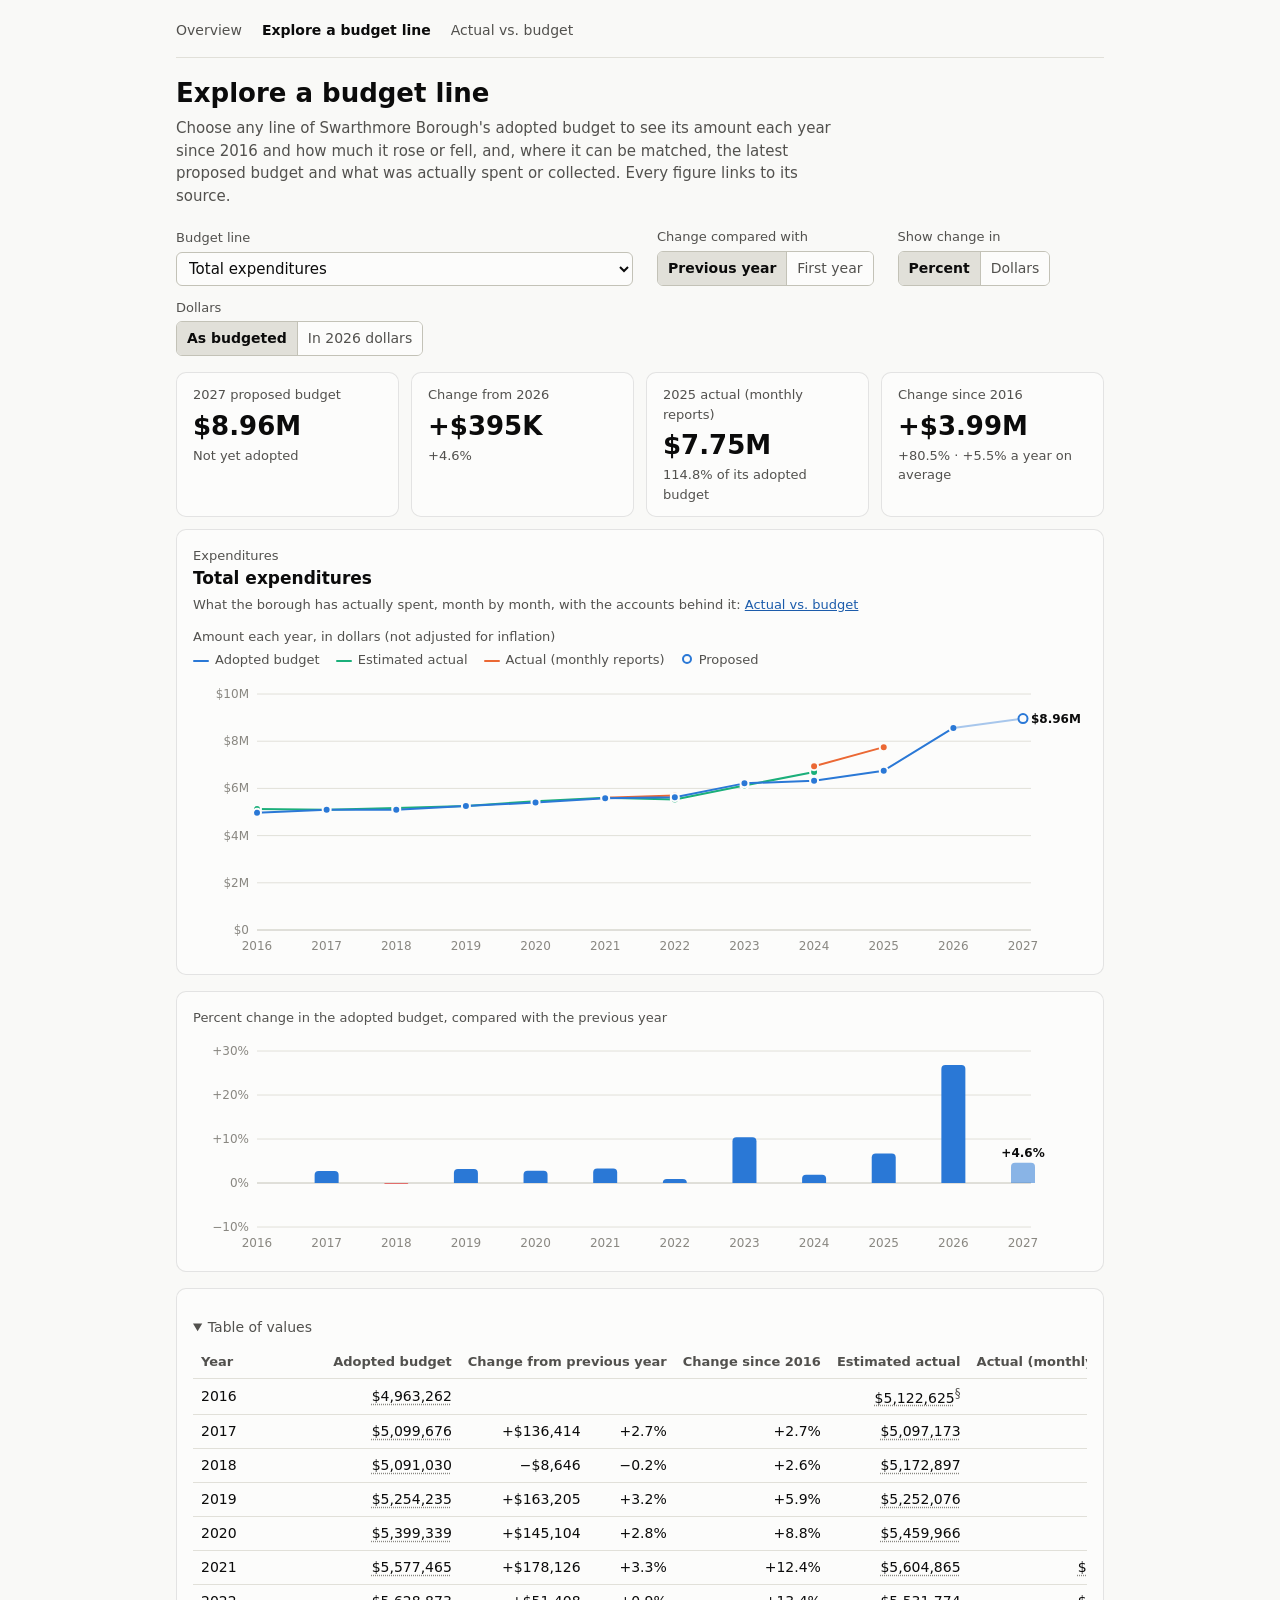
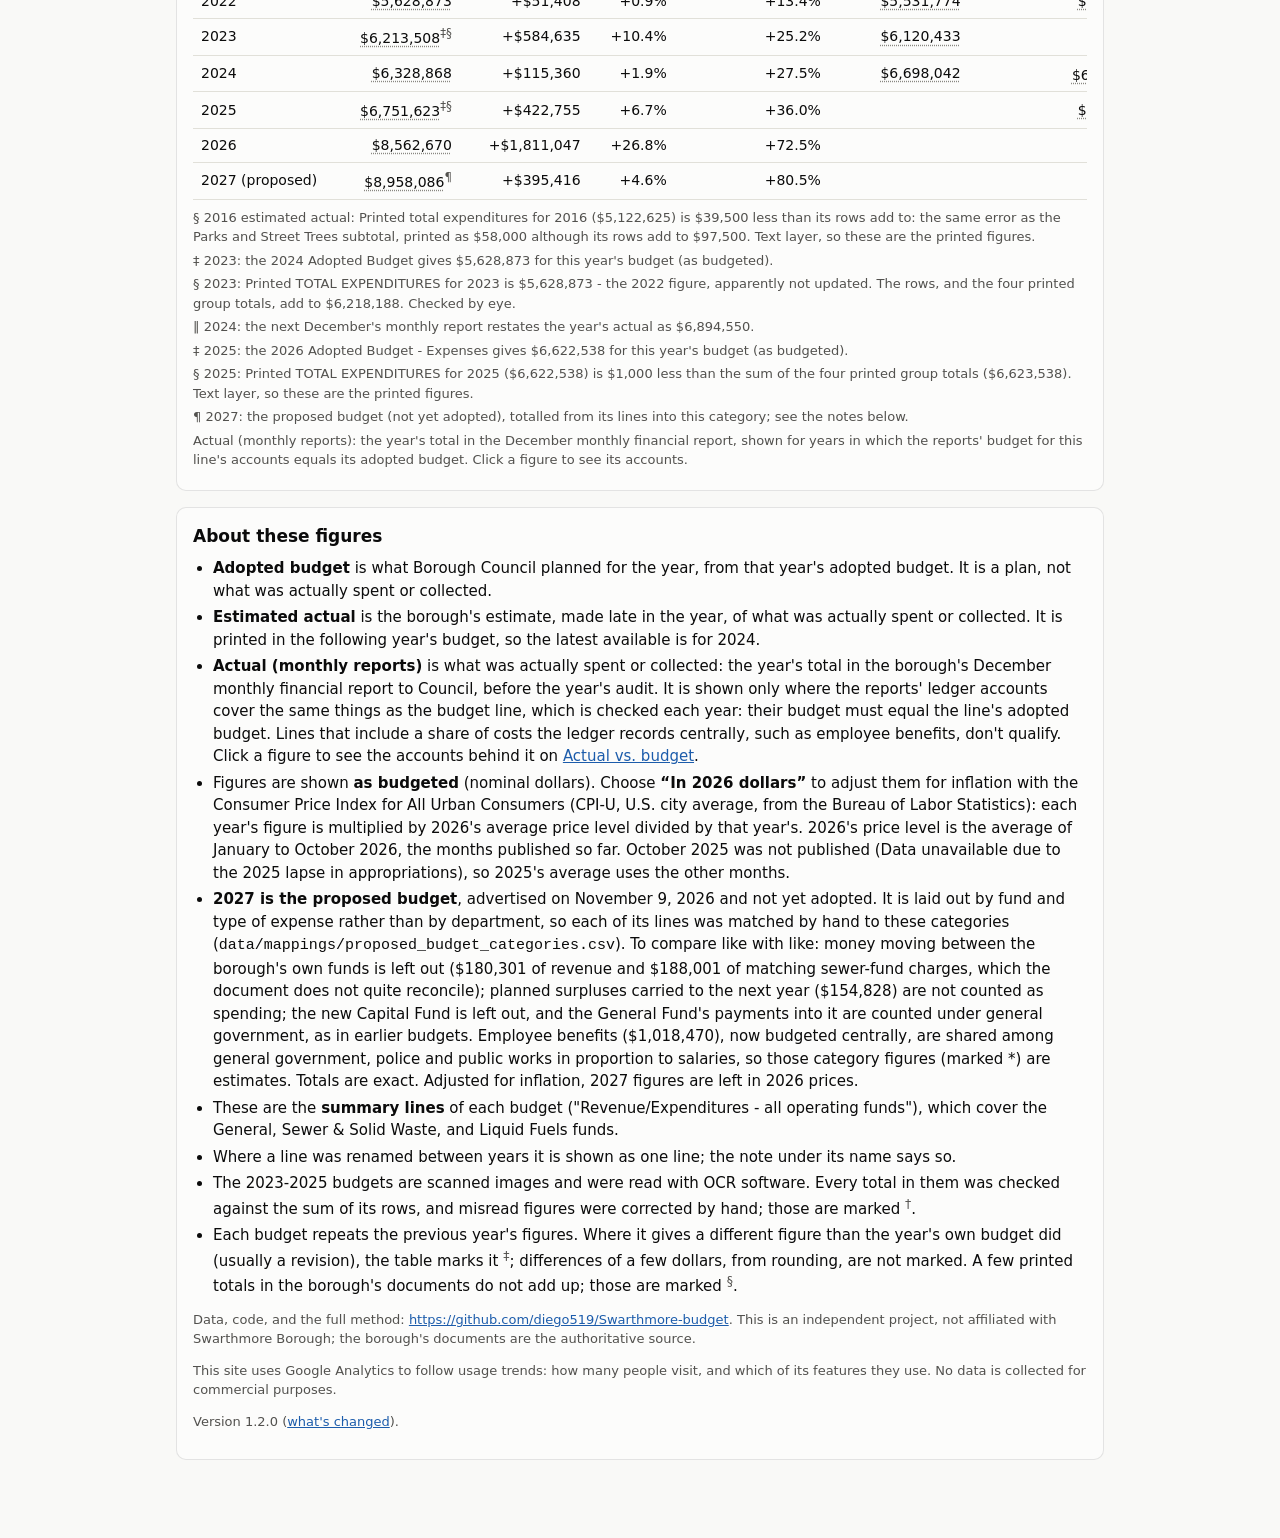
<file: docs/explorer.html>
<!doctype html>
<html lang="en">
<head>
<meta charset="utf-8">
<meta name="viewport" content="width=device-width, initial-scale=1">
<title>Explore a budget line · Swarthmore Borough budget</title>
<meta name="description" content="Swarthmore Borough's adopted budgets, 2016-2026, line by line: amounts and year-over-year change.">
<!-- Generated by scripts/build_site.py; edit scripts/templates/ and rebuild. -->
<script>
if (location.protocol === "https:") {
  window.dataLayer = window.dataLayer || [];
  window.gtag = function () { dataLayer.push(arguments); };
  gtag("js", new Date());
  gtag("config", "G-597GBN3XND");
  const tag = document.createElement("script");
  tag.async = true;
  tag.src = "https://www.googletagmanager.com/gtag/js?id=G-597GBN3XND";
  document.head.appendChild(tag);
}
</script>
<style>
/* Shared by every page of the site; inlined by scripts/build_site.py. */
:root {
  color-scheme: light;
  --page: #f9f9f7;
  --surface: #fcfcfb;
  --text-1: #0b0b0b;
  --text-2: #52514e;
  --muted: #898781;
  --grid: #e1e0d9;
  --axis: #c3c2b7;
  --border: rgba(11, 11, 11, 0.10);
  /* Categorical slots, in fixed order (validated: adjacent CVD and contrast). */
  --cat-1: #2a78d6;
  --cat-2: #eb6834;
  --cat-3: #1baf7a;
  --cat-4: #eda100;
  --cat-5: #e87ba4;
  --cat-6: #008300;
  --series-1: var(--cat-1);  /* budget; increases */
  --series-2: var(--cat-2);  /* actual, from the monthly reports */
  --series-3: var(--cat-3);  /* the borough's estimated actual */
  --negative: #e34948;       /* decreases */
  --link: #1c5cab;
  --font: system-ui, -apple-system, "Segoe UI", sans-serif;
}
@media (prefers-color-scheme: dark) {
  :root {
    color-scheme: dark;
    --page: #0d0d0d;
    --surface: #1a1a19;
    --text-1: #f0efec;
    --text-2: #c3c2b7;
    --muted: #898781;
    --grid: #2c2c2a;
    --axis: #383835;
    --border: rgba(255, 255, 255, 0.10);
    --cat-1: #3987e5;
    --cat-2: #d95926;
    --cat-3: #199e70;
    --cat-4: #c98500;
    --cat-5: #d55181;
    --cat-6: #0ca30c;
    --negative: #e66767;
    --link: #86b6ef;
  }
}
* { box-sizing: border-box; }
[hidden] { display: none !important; }
body { margin: 0; background: var(--page); color: var(--text-1); font: 15px/1.5 var(--font); }
main { max-width: 960px; margin: 0 auto; padding: 16px 16px 64px; }
h1 { font-size: 26px; font-weight: 600; margin: 0 0 4px; }
h2 { font-size: 17px; font-weight: 600; margin: 0; }
p { margin: 0 0 12px; }
a { color: var(--link); }
.lede { color: var(--text-2); max-width: 680px; }
.small { font-size: 13px; color: var(--text-2); }

/* Site navigation */
.site-nav { display: flex; gap: 20px; font-size: 14px; padding: 4px 0 16px; border-bottom: 1px solid var(--grid); margin-bottom: 16px; }
.site-nav a { color: var(--text-2); text-decoration: none; }
.site-nav a:hover { color: var(--text-1); }
.site-nav a[aria-current="page"] { color: var(--text-1); font-weight: 600; }

/* Controls: one row above everything they scope. */
.controls { display: flex; flex-wrap: wrap; gap: 12px 24px; align-items: end; margin: 20px 0 16px; }
.control { display: flex; flex-direction: column; gap: 4px; }
.control > .label { font-size: 13px; color: var(--text-2); }
.control .inline { display: flex; gap: 8px; align-items: center; font-size: 14px; color: var(--text-2); }
select { font: inherit; color: var(--text-1); background: var(--surface); border: 1px solid var(--axis);
         border-radius: 6px; padding: 6px 8px; max-width: 100%; }
select.wide { min-width: 300px; }
.segmented { display: inline-flex; border: 1px solid var(--axis); border-radius: 6px; overflow: hidden; }
.segmented button { font: inherit; font-size: 14px; color: var(--text-2); background: var(--surface);
                    border: 0; padding: 6px 10px; cursor: pointer; }
.segmented button + button { border-left: 1px solid var(--axis); }
.segmented button[aria-pressed="true"] { color: var(--text-1); background: var(--grid); font-weight: 600; }
.segmented button:disabled { color: var(--muted); cursor: not-allowed; }
button:focus-visible, select:focus-visible, svg:focus-visible, a:focus-visible, summary:focus-visible,
[tabindex]:focus-visible { outline: 2px solid var(--series-1); outline-offset: 2px; }

.card { background: var(--surface); border: 1px solid var(--border); border-radius: 10px; padding: 16px; margin-bottom: 16px; }
.card-head { margin-bottom: 12px; }
.card-head .sub { font-size: 13px; color: var(--text-2); margin-top: 2px; }

/* Stat tiles */
.tiles { display: grid; grid-template-columns: repeat(auto-fit, minmax(190px, 1fr)); gap: 12px; margin-bottom: 12px; }
.tile { background: var(--surface); border: 1px solid var(--border); border-radius: 10px; padding: 12px 16px; }
.tile .label { font-size: 13px; color: var(--text-2); }
.tile .value { font-size: 26px; font-weight: 600; margin-top: 2px; }
.tile .delta { font-size: 13px; color: var(--text-2); }

/* Charts */
figure { margin: 0; position: relative; }
figcaption { display: flex; flex-wrap: wrap; justify-content: space-between; gap: 4px 16px; margin-bottom: 8px; }
.legend { display: flex; flex-wrap: wrap; gap: 4px 16px; font-size: 13px; color: var(--text-2); align-items: center; }
.legend a { color: inherit; text-decoration: none; }
.legend a:hover { color: var(--text-1); text-decoration: underline; }
.legend .key { display: inline-block; width: 16px; height: 2px; border-radius: 1px; vertical-align: middle; margin-right: 6px; }
.legend .swatch { display: inline-block; width: 10px; height: 10px; border-radius: 2px; vertical-align: -1px; margin-right: 6px; }
.plot { width: 100%; }
svg { display: block; overflow: visible; }
svg text { font: 12px var(--font); fill: var(--muted); font-variant-numeric: tabular-nums; }
svg .label-strong { fill: var(--text-1); font-weight: 600; }
svg .label-2 { fill: var(--text-2); }
.tooltip { position: absolute; pointer-events: none; background: var(--surface); color: var(--text-1);
           border: 1px solid var(--border); border-radius: 8px; padding: 8px 10px; font-size: 13px;
           box-shadow: 0 4px 16px rgba(0, 0, 0, 0.12); min-width: 180px; max-width: 300px; z-index: 2; }
.tooltip[hidden] { display: none; }
.tooltip .tt-title { color: var(--text-2); margin-bottom: 4px; }
.tooltip .tt-row { display: flex; align-items: baseline; gap: 6px; }
.tooltip .tt-row strong { font-weight: 600; font-variant-numeric: tabular-nums; }
.tooltip .tt-row span.name { color: var(--text-2); }
.tooltip .key { display: inline-block; width: 12px; height: 2px; border-radius: 1px; flex: none; position: relative; top: -3px; }
.tooltip .tt-note { color: var(--text-2); font-size: 12px; margin-top: 4px; }
.tooltip .tt-total { border-top: 1px solid var(--grid); margin-top: 4px; padding-top: 4px; }

/* Ranked horizontal bars (HTML) */
.bars { display: grid; grid-template-columns: minmax(120px, 250px) 1fr; gap: 2px 12px; align-items: center; position: relative; }
.bars .name { font-size: 14px; text-align: right; overflow: hidden; text-overflow: ellipsis; white-space: nowrap; }
.bars .name a { color: var(--text-1); text-decoration: none; }
.bars .name a:hover { text-decoration: underline; }
.bars .track { position: relative; height: 30px; border-radius: 4px; }
.bars .track:hover, .bars .track:focus-visible { background: var(--grid); }
.bars .zero { position: absolute; top: 0; bottom: 0; width: 1px; background: var(--axis); }
.bars .bar { position: absolute; top: 7px; height: 16px; }
.bars .bar.up { background: var(--series-1); border-radius: 0 4px 4px 0; }
.bars .bar.down { background: var(--negative); border-radius: 4px 0 0 4px; }
.bars .val { position: absolute; top: 6px; font-size: 13px; white-space: nowrap; color: var(--text-1); font-variant-numeric: tabular-nums; }
.bars .val .pct { color: var(--text-2); margin-left: 4px; }
.bars .total-name { font-weight: 600; }
.bars .rule { grid-column: 1 / -1; border-top: 1px solid var(--grid); margin: 4px 0; }
@media (max-width: 600px) { .bars { grid-template-columns: minmax(90px, 38%) 1fr; gap: 2px 8px; } .bars .name { font-size: 13px; } }

/* Tables */
details { margin-top: 12px; }
summary { cursor: pointer; color: var(--text-2); font-size: 14px; }
.table-wrap { overflow-x: auto; }
table { border-collapse: collapse; width: 100%; margin-top: 8px; font-size: 14px; }
th, td { padding: 6px 8px; border-bottom: 1px solid var(--grid); text-align: right; white-space: nowrap; }
th:first-child, td:first-child { text-align: left; }
th { font-weight: 600; color: var(--text-2); font-size: 13px; }
td { font-variant-numeric: tabular-nums; }
td a { color: inherit; text-decoration: underline dotted var(--muted); text-underline-offset: 3px; }
td a:hover { color: var(--link); }
tr.total td { font-weight: 600; }
sup { color: var(--text-2); }
.footnotes { font-size: 13px; color: var(--text-2); margin-top: 8px; }
.footnotes p { margin: 0 0 4px; }

.about h2 { margin-bottom: 8px; }
.about ul { padding-left: 20px; margin: 0 0 12px; }
.about li { margin-bottom: 4px; }

.item-head { margin-bottom: 12px; }
.item-path { font-size: 13px; color: var(--text-2); }
.item-note { font-size: 13px; color: var(--text-2); margin-top: 4px; }
</style>
</head>
<body>
<main>
  <nav class="site-nav" aria-label="Pages">
    <a href="index.html" data-keep-dollars>Overview</a>
    <a href="explorer.html" aria-current="page">Explore a budget line</a>
    <a href="actuals.html" data-keep-dollars>Actual vs. budget</a>
  </nav>
  <header>
    <h1>Explore a budget line</h1>
    <p class="lede">Choose any line of Swarthmore Borough's adopted budget to see its amount each year since 2016
      and how much it rose or fell, and, where it can be matched, the latest proposed budget and what was actually spent
      or collected. Every figure links to its source.</p>
  </header>

  <div class="controls" role="group" aria-label="Chart options">
    <label class="control">
      <span class="label">Budget line</span>
      <select id="item-select" class="wide"></select>
    </label>
    <div class="control">
      <span class="label" id="base-label">Change compared with</span>
      <div class="segmented" role="group" aria-labelledby="base-label" id="base-toggle">
        <button type="button" data-value="yoy">Previous year</button>
        <button type="button" data-value="since">First year</button>
      </div>
    </div>
    <div class="control">
      <span class="label" id="unit-label">Show change in</span>
      <div class="segmented" role="group" aria-labelledby="unit-label" id="unit-toggle">
        <button type="button" data-value="pct">Percent</button>
        <button type="button" data-value="usd">Dollars</button>
      </div>
    </div>
    <div class="control" id="dollars-control" hidden>
      <span class="label" id="dollars-label">Dollars</span>
      <div class="segmented" role="group" aria-labelledby="dollars-label" id="dollars-toggle">
        <button type="button" data-value="nominal">As budgeted</button>
        <button type="button" data-value="real" id="real-button">Adjusted for inflation</button>
      </div>
    </div>
  </div>

  <section class="tiles" id="tiles" aria-live="polite"></section>

  <section class="card">
    <div class="item-head">
      <div class="item-path" id="item-path"></div>
      <h2 id="item-title"></h2>
      <div class="item-note" id="item-note"></div>
      <div class="item-note" id="item-links"></div>
    </div>
    <figure id="amount-chart">
      <figcaption>
        <span class="small" id="amount-caption"></span>
        <span class="legend" id="amount-legend">
          <span><span class="key" style="background: var(--series-1)"></span>Adopted budget</span>
          <span id="estimate-legend"><span class="key" style="background: var(--series-3)"></span>Estimated actual</span>
          <span id="monthly-legend" hidden><span class="key" style="background: var(--series-2)"></span>Actual (monthly reports)</span>
          <span id="proposed-legend" hidden><svg width="12" height="12" style="display:inline;vertical-align:-1px;margin-right:6px"><circle cx="6" cy="6" r="4" fill="var(--surface)" stroke="var(--series-1)" stroke-width="2"/></svg>Proposed</span>
        </span>
      </figcaption>
      <div class="plot"></div>
      <div class="tooltip" hidden></div>
    </figure>
  </section>

  <section class="card">
    <figure id="change-chart">
      <figcaption><span class="small" id="change-caption"></span></figcaption>
      <div class="plot"></div>
      <div class="tooltip" hidden></div>
    </figure>
  </section>

  <section class="card">
    <details open>
      <summary>Table of values</summary>
      <div class="table-wrap"><table id="table"></table></div>
      <div class="footnotes" id="footnotes"></div>
    </details>
  </section>

  <section class="card about">
    <h2>About these figures</h2>
    <ul>
      <li><strong>Adopted budget</strong> is what Borough Council planned for the year, from that year's adopted budget.
        It is a plan, not what was actually spent or collected.</li>
      <li><strong>Estimated actual</strong> is the borough's estimate, made late in the year, of what was actually spent or
        collected. It is printed in the following year's budget, so the latest available is for 2024.</li>
      <li><strong>Actual (monthly reports)</strong> is what was actually spent or collected: the year's total in the
        borough's December monthly financial report to Council, before the year's audit. It is shown only where the
        reports' ledger accounts cover the same things as the budget line, which is checked each year: their budget must
        equal the line's adopted budget. Lines that include a share of costs the ledger records centrally, such as
        employee benefits, don't qualify. Click a figure to see the accounts behind it on
        <a href="actuals.html" data-keep-dollars>Actual vs. budget</a>.</li>
      <li>Figures are shown <strong>as budgeted</strong> (nominal dollars). Choose <strong>“In 2026 dollars”</strong> to adjust them for inflation with the Consumer Price Index for All Urban Consumers (CPI-U, U.S. city average, from the Bureau of Labor Statistics): each year's figure is multiplied by 2026's average price level divided by that year's. 2026's price level is the average of January to October 2026, the months published so far. October 2025 was not published (Data unavailable due to the 2025 lapse in appropriations), so 2025's average uses the other months.</li>
      <li><strong>2027 is the proposed budget</strong>, advertised on November 9, 2026 and not yet adopted. It is laid out by fund and type of expense rather than by department, so each of its lines was matched by hand to these categories (<code>data/mappings/proposed_budget_categories.csv</code>). To compare like with like: money moving between the borough's own funds is left out ($180,301 of revenue and $188,001 of matching sewer-fund charges, which the document does not quite reconcile); planned surpluses carried to the next year ($154,828) are not counted as spending; the new Capital Fund is left out, and the General Fund's payments into it are counted under general government, as in earlier budgets. Employee benefits ($1,018,470), now budgeted centrally, are shared among general government, police and public works in proportion to salaries, so those category figures (marked *) are estimates. Totals are exact. Adjusted for inflation, 2027 figures are left in 2026 prices.</li>
      <li>These are the <strong>summary lines</strong> of each budget ("Revenue/Expenditures - all operating funds"),
        which cover the General, Sewer &amp; Solid Waste, and Liquid Fuels funds.</li>
      <li>Where a line was renamed between years it is shown as one line; the note under its name says so.</li>
      <li>The 2023-2025 budgets are scanned images and were read with OCR software. Every total in them was checked
        against the sum of its rows, and misread figures were corrected by hand; those are marked <sup>†</sup>.</li>
      <li>Each budget repeats the previous year's figures. Where it gives a different figure than the year's own budget
        did (usually a revision), the table marks it <sup>‡</sup>; differences of a few dollars, from rounding, are
        not marked. A few printed totals in the borough's documents do not add up; those are marked <sup>§</sup>.</li>
    </ul>
    <p class="small">Data, code, and the full method: <a href="https://github.com/diego519/Swarthmore-budget">https://github.com/diego519/Swarthmore-budget</a>. This is an independent
      project, not affiliated with Swarthmore Borough; the borough's documents are the authoritative source.</p>
    <p class="small">This site uses Google Analytics to follow usage trends: how many people visit, and which of its features they use. No data is collected for commercial purposes.</p>
    <p class="small">Version 1.2.0 (<a href="https://github.com/diego519/Swarthmore-budget/blob/main/CHANGELOG.md">what's changed</a>).</p>
  </section>
</main>

<script id="budget-data" type="application/json">{"cpi":{"index":{"2016":240.007,"2017":245.12,"2018":251.107,"2019":255.657,"2020":258.811,"2021":270.97,"2022":292.655,"2023":304.702,"2024":313.689,"2025":321.943,"2026":332.769},"latest_month":10,"partial":{"2025":11,"2026":10},"ref_year":2026,"series":"CUUR0000SA0","unpublished":[{"month":10,"note":"Data unavailable due to the 2025 lapse in appropriations","year":2025}]},"default_item":"exp.total","docs":{"1007":{"title":"2020 Adopted Budget","url":"https://www.swarthmorepa.org/DocumentCenter/View/1007"},"1464":{"title":"2021 Adopted Budget","url":"https://www.swarthmorepa.org/DocumentCenter/View/1464"},"1964":{"title":"2022 Adopted Budget","url":"https://www.swarthmorepa.org/DocumentCenter/View/1964"},"2139":{"title":"2021-12 Monthly Financial Report","url":"https://www.swarthmorepa.org/DocumentCenter/View/2139"},"2364":{"title":"2022-12 Monthly Financial Report","url":"https://www.swarthmorepa.org/DocumentCenter/View/2364"},"2408":{"title":"2023 Adopted Budget","url":"https://www.swarthmorepa.org/DocumentCenter/View/2408"},"2676":{"title":"2024 Adopted Budget","url":"https://www.swarthmorepa.org/DocumentCenter/View/2676"},"2738":{"title":"2023-12 Monthly Financial Report","url":"https://www.swarthmorepa.org/DocumentCenter/View/2738"},"3017":{"title":"2025 Adopted Budget","url":"https://www.swarthmorepa.org/DocumentCenter/View/3017"},"3114":{"title":"2024-12 Monthly Financial Report","url":"https://www.swarthmorepa.org/DocumentCenter/View/3114"},"3466":{"title":"2026 Adopted Budget - Revenue","url":"https://www.swarthmorepa.org/DocumentCenter/View/3466"},"3467":{"title":"2026 Adopted Budget - Expenses","url":"https://www.swarthmorepa.org/DocumentCenter/View/3467"},"3522":{"title":"2025-12 Monthly Financial Report","url":"https://www.swarthmorepa.org/DocumentCenter/View/3522"},"519":{"title":"2017 Adopted Budget","url":"https://www.swarthmorepa.org/DocumentCenter/View/519"},"706":{"title":"2018 Adopted Budget","url":"https://www.swarthmorepa.org/DocumentCenter/View/706"},"909":{"title":"2019 Adopted Budget","url":"https://www.swarthmorepa.org/DocumentCenter/View/909"}},"items":[{"actuals":["revenue","all"],"id":"rev.total","label":"Total revenue","note":"","path":"Revenue","type":"total"},{"actuals":["revenue","property_taxes"],"id":"rev.property_taxes","label":"Property taxes","note":"","path":"Revenue","type":"item"},{"actuals":["revenue","sewer_fees"],"id":"rev.sewer_fees","label":"Sanitary sewer fees","note":"","path":"Revenue","type":"item"},{"actuals":["revenue","trash_fees"],"id":"rev.trash_fees","label":"Trash fees","note":"Called \"Solid Waste Fees\" in the 2017 budget.","path":"Revenue","type":"item"},{"actuals":["revenue","intergovernmental"],"id":"rev.intergovernmental","label":"Intergovernmental revenue","note":"Public Utility Realty Tax, Motor Vehicle Fuel Tax, Foreign Casualty Insurance Tax.","path":"Revenue","type":"item"},{"actuals":["revenue","other_taxes"],"id":"rev.other_taxes","label":"Other taxes","note":"Real Estate Transfer Tax and Local Services Tax.","path":"Revenue","type":"item"},{"actuals":["revenue","prior_year_funds"],"id":"rev.prior_year_revenue","label":"Prior year revenue","note":"Use of unrestricted fund balance carried over from earlier years.","path":"Revenue","type":"item"},{"actuals":["revenue","prior_year_funds"],"id":"rev.prior_year_pension_revenue","label":"Prior year pension revenue","note":"From restricted pension funds.","path":"Revenue","type":"item"},{"actuals":["revenue","misc_revenue"],"id":"rev.misc.subtotal","label":"Miscellaneous revenue (subtotal)","note":"","path":"Revenue \u203a Miscellaneous revenue","type":"subtotal"},{"actuals":["revenue","misc_revenue"],"id":"rev.misc.police_services","label":"Police services (contracts)","note":"Police services provided to Rutledge Borough and Swarthmore College.","path":"Revenue \u203a Miscellaneous revenue","type":"item"},{"actuals":["revenue","misc_revenue"],"id":"rev.misc.parking","label":"Parking meters & permits","note":"","path":"Revenue \u203a Miscellaneous revenue","type":"item"},{"actuals":["revenue","misc_revenue"],"id":"rev.misc.licenses_permits","label":"Licenses & permits","note":"","path":"Revenue \u203a Miscellaneous revenue","type":"item"},{"actuals":["revenue","misc_revenue"],"id":"rev.misc.fines","label":"Fines","note":"","path":"Revenue \u203a Miscellaneous revenue","type":"item"},{"actuals":["revenue","misc_revenue"],"id":"rev.misc.cable_franchise","label":"Cable TV franchise fees","note":"","path":"Revenue \u203a Miscellaneous revenue","type":"item"},{"actuals":["revenue","misc_revenue"],"id":"rev.misc.recycling","label":"Recycling revenue","note":"","path":"Revenue \u203a Miscellaneous revenue","type":"item"},{"actuals":["revenue","misc_revenue"],"id":"rev.misc.contributions_2016","label":"Contributions from other sources (combined)","note":"Only in the 2017 budget, for 2016, before contributions were split into the Borough Authority / College and fire & ambulance lines.","path":"Revenue \u203a Miscellaneous revenue","type":"item"},{"actuals":["revenue","misc_revenue"],"id":"rev.misc.college_authority","label":"Swarthmore College / Borough Authority contribution","note":"Called \"Swarthmore Borough Authority\" through the 2022 budget and \"Swarthmore College\" from 2023 (life safety / Borough Authority contribution). Treated as one line: the 2023 budget reports the 2022 figure under the new name.","path":"Revenue \u203a Miscellaneous revenue","type":"item"},{"actuals":["revenue","misc_revenue"],"id":"rev.misc.fire_ambulance","label":"Fire & ambulance service contribution","note":"Contribution from Swarthmore College.","path":"Revenue \u203a Miscellaneous revenue","type":"item"},{"actuals":["revenue","misc_revenue"],"id":"rev.misc.interest","label":"Interest","note":"","path":"Revenue \u203a Miscellaneous revenue","type":"item"},{"actuals":["revenue","misc_revenue"],"id":"rev.misc.street_trees","label":"Street tree removal & replacement","note":"Homeowners pay 70% of the cost of street tree removal and replacement.","path":"Revenue \u203a Miscellaneous revenue","type":"item"},{"actuals":["revenue","misc_revenue"],"id":"rev.misc.other","label":"Other revenue","note":"\"Other\" through 2022, \"Other/ARPA\" in 2023 (including American Rescue Plan funds), \"Other/Misc\" from 2024.","path":"Revenue \u203a Miscellaneous revenue","type":"item"},{"actuals":["spending","all"],"id":"exp.total","label":"Total expenditures","note":"","path":"Expenditures","type":"total"},{"actuals":null,"id":"exp.net","label":"Revenue less expenditures","note":"Surplus (positive) or deficit (negative). Printed as \"Total revenues less total expenditures\".","path":"Expenditures","type":"net"},{"actuals":["spending","gg"],"id":"exp.gg.total","label":"General government (total)","note":"","path":"Expenditures \u203a General government","type":"total"},{"actuals":["spending","gg"],"id":"exp.gg.personnel","label":"Personnel","note":"Borough Manager, office and bookkeeping staff: pay and benefits (General Fund share).","path":"Expenditures \u203a General government","type":"item"},{"actuals":["spending","gg"],"id":"exp.gg.debt_service","label":"Debt service","note":"","path":"Expenditures \u203a General government","type":"item"},{"actuals":["spending","gg"],"id":"exp.gg.buildings","label":"Borough buildings & property","note":"","path":"Expenditures \u203a General government","type":"item"},{"actuals":["spending","gg"],"id":"exp.gg.pension","label":"Municipal pension obligation","note":"Administrative and public works share of the non-uniformed pension contribution.","path":"Expenditures \u203a General government","type":"item"},{"actuals":["spending","gg"],"id":"exp.gg.professional_services","label":"Professional services","note":"Legal and auditing fees.","path":"Expenditures \u203a General government","type":"item"},{"actuals":["spending","gg"],"id":"exp.gg.general_admin","label":"General administrative","note":"","path":"Expenditures \u203a General government","type":"item"},{"actuals":["spending","gg"],"id":"exp.gg.planning_zoning","label":"Planning, zoning & code enforcement","note":"","path":"Expenditures \u203a General government","type":"item"},{"actuals":["spending","gg"],"id":"exp.gg.insurance","label":"Insurance & bonding","note":"","path":"Expenditures \u203a General government","type":"item"},{"actuals":["spending","gg"],"id":"exp.gg.tax_collection","label":"Tax collection","note":"","path":"Expenditures \u203a General government","type":"item"},{"actuals":["spending","gg"],"id":"exp.gg.contribution_capital","label":"Contribution to capital","note":"","path":"Expenditures \u203a General government","type":"item"},{"actuals":["spending","gg"],"id":"exp.gg.contribution_fund_balance","label":"Contribution to fund balance","note":"","path":"Expenditures \u203a General government","type":"item"},{"actuals":["spending","gg"],"id":"exp.gg.contribution_reserves","label":"Contribution to reserve funds","note":"First appears in the 2026 budget.","path":"Expenditures \u203a General government","type":"item"},{"actuals":["spending","gg"],"id":"exp.gg.grants","label":"Grants, awards & matching funds","note":"\"Grants\" in 2023-2025; \"Grants, Awards and Matching Funds\" in 2026.","path":"Expenditures \u203a General government","type":"item"},{"actuals":["spending","gg"],"id":"exp.gg.misc","label":"Miscellaneous","note":"","path":"Expenditures \u203a General government","type":"item"},{"actuals":["spending","all"],"id":"exp.ps.total","label":"Public safety (total)","note":"","path":"Expenditures \u203a Public safety","type":"total"},{"actuals":["spending","police"],"id":"exp.ps.police.subtotal","label":"Police services (subtotal)","note":"","path":"Expenditures \u203a Public safety \u203a Police services","type":"subtotal"},{"actuals":["spending","police"],"id":"exp.ps.police.personnel","label":"Personnel","note":"Chief, sergeants, officers, clerk, meter enforcement, crossing guards: pay and benefits.","path":"Expenditures \u203a Public safety \u203a Police services","type":"item"},{"actuals":["spending","police"],"id":"exp.ps.police.general","label":"General expenditures","note":"","path":"Expenditures \u203a Public safety \u203a Police services","type":"item"},{"actuals":["spending","police"],"id":"exp.ps.police.pension","label":"Municipal pension obligation","note":"Police pension contribution.","path":"Expenditures \u203a Public safety \u203a Police services","type":"item"},{"actuals":["spending","police"],"id":"exp.ps.police.insurance","label":"Insurance","note":"","path":"Expenditures \u203a Public safety \u203a Police services","type":"item"},{"actuals":["spending","police"],"id":"exp.ps.police.vehicles","label":"Vehicle operation & maintenance","note":"","path":"Expenditures \u203a Public safety \u203a Police services","type":"item"},{"actuals":["spending","fire"],"id":"exp.ps.fire.subtotal","label":"Fire protection (subtotal)","note":"","path":"Expenditures \u203a Public safety \u203a Fire protection","type":"subtotal"},{"actuals":["spending","fire"],"id":"exp.ps.fire.hydrants","label":"Fire hydrant rental","note":"","path":"Expenditures \u203a Public safety \u203a Fire protection","type":"item"},{"actuals":["spending","fire"],"id":"exp.ps.fire.fire_company","label":"Swarthmore Fire Company contribution","note":"","path":"Expenditures \u203a Public safety \u203a Fire protection","type":"item"},{"actuals":["spending","fire"],"id":"exp.ps.fire.debt_service","label":"Debt service","note":"The 2017 budget's text layer garbles this label (\"dnterbibtustieornvice\"); the page shows \"Debt Service\".","path":"Expenditures \u203a Public safety \u203a Fire protection","type":"item"},{"actuals":["spending","fire"],"id":"exp.ps.fire.insurance","label":"Insurance","note":"","path":"Expenditures \u203a Public safety \u203a Fire protection","type":"item"},{"actuals":["spending","all"],"id":"exp.pw.total","label":"Public works (total)","note":"","path":"Expenditures \u203a Public works","type":"total"},{"actuals":["spending","streets"],"id":"exp.pw.streets.subtotal","label":"Streets (subtotal)","note":"","path":"Expenditures \u203a Public works \u203a Streets","type":"subtotal"},{"actuals":["spending","streets"],"id":"exp.pw.streets.lighting","label":"Street lighting","note":"","path":"Expenditures \u203a Public works \u203a Streets","type":"item"},{"actuals":["spending","streets"],"id":"exp.pw.streets.construction","label":"Construction & rebuilding","note":"Annual street paving program.","path":"Expenditures \u203a Public works \u203a Streets","type":"item"},{"actuals":["spending","streets"],"id":"exp.pw.streets.repairs","label":"Street repairs & cleaning","note":"","path":"Expenditures \u203a Public works \u203a Streets","type":"item"},{"actuals":["spending","streets"],"id":"exp.pw.streets.signals","label":"Traffic signals, signs & markings","note":"","path":"Expenditures \u203a Public works \u203a Streets","type":"item"},{"actuals":["spending","streets"],"id":"exp.pw.streets.snow","label":"Snow & ice removal","note":"The 2017 budget's text layer garbles this label (\"asrknionwgsiceremoval\"); the page shows \"Snow & Ice Removal\".","path":"Expenditures \u203a Public works \u203a Streets","type":"item"},{"actuals":["spending","streets"],"id":"exp.pw.streets.storm_sewers","label":"Storm sewers & drains","note":"","path":"Expenditures \u203a Public works \u203a Streets","type":"item"},{"actuals":["spending","streets"],"id":"exp.pw.streets.town_center","label":"Town center maintenance","note":"","path":"Expenditures \u203a Public works \u203a Streets","type":"item"},{"actuals":["spending","sewer"],"id":"exp.pw.sewer.subtotal","label":"Sanitary sewer (subtotal)","note":"","path":"Expenditures \u203a Public works \u203a Sanitary sewer","type":"subtotal"},{"actuals":["spending","sewer"],"id":"exp.pw.sewer.treatment","label":"Wastewater collection & treatment","note":"","path":"Expenditures \u203a Public works \u203a Sanitary sewer","type":"item"},{"actuals":["spending","sewer"],"id":"exp.pw.sewer.debt_service","label":"Debt service","note":"","path":"Expenditures \u203a Public works \u203a Sanitary sewer","type":"item"},{"actuals":["spending","sewer"],"id":"exp.pw.sewer.allocated","label":"Allocated expenses","note":"Sewer fund's share of administrative salaries, vehicles, insurance and pension.","path":"Expenditures \u203a Public works \u203a Sanitary sewer","type":"item"},{"actuals":["spending","solid_waste"],"id":"exp.pw.solid_waste.subtotal","label":"Solid waste (subtotal)","note":"","path":"Expenditures \u203a Public works \u203a Solid waste","type":"subtotal"},{"actuals":["spending","solid_waste"],"id":"exp.pw.solid_waste.trash","label":"Trash collection","note":"","path":"Expenditures \u203a Public works \u203a Solid waste","type":"item"},{"actuals":["spending","solid_waste"],"id":"exp.pw.solid_waste.recycling","label":"Recycling collection","note":"","path":"Expenditures \u203a Public works \u203a Solid waste","type":"item"},{"actuals":["spending","solid_waste"],"id":"exp.pw.solid_waste.allocated","label":"Allocated expenses","note":"Solid waste's share of administrative salaries, vehicles, insurance and pension.","path":"Expenditures \u203a Public works \u203a Solid waste","type":"item"},{"actuals":["spending","parks"],"id":"exp.pw.parks.subtotal","label":"Parks & street trees (subtotal)","note":"","path":"Expenditures \u203a Public works \u203a Parks & street trees","type":"subtotal"},{"actuals":["spending","parks"],"id":"exp.pw.parks.maintenance","label":"Parks maintenance","note":"","path":"Expenditures \u203a Public works \u203a Parks & street trees","type":"item"},{"actuals":["spending","parks"],"id":"exp.pw.parks.street_trees","label":"Street trees","note":"","path":"Expenditures \u203a Public works \u203a Parks & street trees","type":"item"},{"actuals":["spending","pw_vehicles"],"id":"exp.pw.vehicles.subtotal","label":"Vehicle operation (subtotal)","note":"","path":"Expenditures \u203a Public works \u203a Vehicle operation & maintenance","type":"subtotal"},{"actuals":["spending","pw_vehicles"],"id":"exp.pw.vehicles.general","label":"General expenditures","note":"Fuel, maintenance.","path":"Expenditures \u203a Public works \u203a Vehicle operation & maintenance","type":"item"},{"actuals":["spending","pw_vehicles"],"id":"exp.pw.vehicles.insurance","label":"Insurance","note":"","path":"Expenditures \u203a Public works \u203a Vehicle operation & maintenance","type":"item"},{"actuals":["spending","pw_other"],"id":"exp.pw.misc.subtotal","label":"Public works miscellaneous (subtotal)","note":"","path":"Expenditures \u203a Public works \u203a Miscellaneous","type":"subtotal"},{"actuals":["spending","pw_other"],"id":"exp.pw.misc.administration","label":"Administration","note":"Compensated time off, administrative duties, uniforms.","path":"Expenditures \u203a Public works \u203a Miscellaneous","type":"item"},{"actuals":["spending","pw_other"],"id":"exp.pw.misc.insurance","label":"Insurance","note":"","path":"Expenditures \u203a Public works \u203a Miscellaneous","type":"item"},{"actuals":["spending","pw_other"],"id":"exp.pw.misc.tools","label":"Tools","note":"","path":"Expenditures \u203a Public works \u203a Miscellaneous","type":"item"},{"actuals":["spending","community"],"id":"exp.cs.total","label":"Community services (total)","note":"","path":"Expenditures \u203a Community services","type":"total"},{"actuals":["spending","community"],"id":"exp.cs.library","label":"Swarthmore Public Library","note":"","path":"Expenditures \u203a Community services","type":"item"},{"actuals":["spending","community"],"id":"exp.cs.recreation","label":"Swarthmore Recreation Association","note":"","path":"Expenditures \u203a Community services","type":"item"},{"actuals":["spending","community"],"id":"exp.cs.town_center_inc","label":"Town Center Inc.","note":"","path":"Expenditures \u203a Community services","type":"item"},{"actuals":["spending","community"],"id":"exp.cs.seniors","label":"Senior citizens association","note":"\"Senior Services Grants\" in the 2017 and 2018 budgets.","path":"Expenditures \u203a Community services","type":"item"},{"actuals":["spending","community"],"id":"exp.cs.community_center","label":"Swarthmore Community Center","note":"In the 2017-2019 budgets.","path":"Expenditures \u203a Community services","type":"item"},{"actuals":["spending","community"],"id":"exp.cs.pac_center","label":"PAC Center","note":"Park Avenue Community Center; from the 2023 budget.","path":"Expenditures \u203a Community services","type":"item"},{"actuals":["spending","community"],"id":"exp.cs.hra","label":"HRA","note":"First appears in the 2026 budget.","path":"Expenditures \u203a Community services","type":"item"}],"overview":{"net":"exp.net","revenue":{"broad":[{"items":["rev.property_taxes"],"key":"property_taxes","label":"Property taxes","link":"rev.property_taxes"},{"items":[],"key":"eit","label":"Earned income tax","link":null},{"items":["rev.sewer_fees"],"key":"sewer_fees","label":"Sewer fees","link":"rev.sewer_fees"},{"items":["rev.trash_fees"],"key":"trash_fees","label":"Trash fees","link":"rev.trash_fees"},{"items":["rev.other_taxes"],"key":"other_taxes","label":"Other taxes","link":"rev.other_taxes"},{"items":["rev.intergovernmental"],"key":"intergovernmental","label":"Intergovernmental (state aid)","link":"rev.intergovernmental"},{"items":["rev.misc.subtotal"],"key":"misc_revenue","label":"Miscellaneous revenue","link":"rev.misc.subtotal"},{"items":["rev.prior_year_revenue","rev.prior_year_pension_revenue"],"key":"prior_year_funds","label":"Prior-year funds","link":null}],"groups":[{"items":["rev.property_taxes"],"keys":["property_taxes"],"label":"Property taxes","link":"rev.property_taxes"},{"items":["rev.sewer_fees","rev.trash_fees"],"keys":["sewer_fees","trash_fees"],"label":"Sewer & trash fees","link":null},{"items":["rev.other_taxes","rev.intergovernmental"],"keys":["other_taxes","intergovernmental"],"label":"Other taxes & state aid","link":null},{"items":["rev.misc.subtotal"],"keys":["misc_revenue"],"label":"Miscellaneous revenue","link":"rev.misc.subtotal"},{"items":["rev.prior_year_revenue","rev.prior_year_pension_revenue"],"keys":["prior_year_funds"],"label":"Prior-year funds","link":null},{"items":[],"keys":["eit"],"label":"Earned income tax","link":null}],"total":"rev.total"},"spending":{"broad":[{"items":["exp.ps.police.subtotal"],"key":"police","label":"Police","link":"exp.ps.police.subtotal"},{"items":["exp.ps.fire.subtotal"],"key":"fire","label":"Fire protection","link":"exp.ps.fire.subtotal"},{"items":["exp.gg.total"],"key":"gg","label":"General government","link":"exp.gg.total"},{"items":["exp.pw.streets.subtotal"],"key":"streets","label":"Streets","link":"exp.pw.streets.subtotal"},{"items":["exp.pw.sewer.subtotal"],"key":"sewer","label":"Sanitary sewer","link":"exp.pw.sewer.subtotal"},{"items":["exp.pw.solid_waste.subtotal"],"key":"solid_waste","label":"Solid waste (trash & recycling)","link":"exp.pw.solid_waste.subtotal"},{"items":["exp.pw.parks.subtotal"],"key":"parks","label":"Parks & street trees","link":"exp.pw.parks.subtotal"},{"items":["exp.pw.vehicles.subtotal"],"key":"pw_vehicles","label":"Public works vehicles","link":"exp.pw.vehicles.subtotal"},{"items":["exp.pw.misc.subtotal"],"key":"pw_other","label":"Public works, other","link":"exp.pw.misc.subtotal"},{"items":["exp.cs.total"],"key":"community","label":"Community services","link":"exp.cs.total"}],"groups":[{"items":["exp.ps.total"],"keys":["police","fire"],"label":"Public safety","link":"exp.ps.total"},{"items":["exp.pw.total"],"keys":["streets","sewer","solid_waste","parks","pw_vehicles","pw_other"],"label":"Public works","link":"exp.pw.total"},{"items":["exp.gg.total"],"keys":["gg"],"label":"General government","link":"exp.gg.total"},{"items":["exp.cs.total"],"keys":["community"],"label":"Community services","link":"exp.cs.total"}],"total":"exp.total"}},"proposed":{"advertised":"2026-11-09","benefits":1018470,"categories":{"community":412988,"eit":1904500,"fire":1276426,"gg":1547988,"intergovernmental":383523,"misc_revenue":1676271,"other_taxes":315000,"parks":59900,"police":2870150,"prior_year_funds":120500,"property_taxes":2616992,"pw_other":197834,"pw_vehicles":23500,"sewer":1156080,"sewer_fees":1327400,"solid_waste":749657,"streets":663563,"trash_fees":776427},"doc_id":"3821","estimated":["gg","police","pw_other","streets"],"excluded":{"expense_capital_fund":342420,"expense_interfund":188001,"expense_surplus":154828,"revenue_capital_fund":342420,"revenue_interfund":180301,"revenue_surplus":0},"items":{"exp.cs.total":412988,"exp.gg.total":1547988,"exp.net":162527,"exp.ps.fire.subtotal":1276426,"exp.ps.police.subtotal":2870150,"exp.ps.total":4146576,"exp.pw.misc.subtotal":197834,"exp.pw.parks.subtotal":59900,"exp.pw.sewer.subtotal":1156080,"exp.pw.solid_waste.subtotal":749657,"exp.pw.streets.subtotal":663563,"exp.pw.total":2850534,"exp.pw.vehicles.subtotal":23500,"exp.total":8958086,"rev.intergovernmental":383523,"rev.misc.subtotal":1676271,"rev.other_taxes":315000,"rev.property_taxes":2616992,"rev.sewer_fees":1327400,"rev.total":9120613,"rev.trash_fees":776427},"items_estimated":["exp.gg.total","exp.ps.police.subtotal","exp.ps.total","exp.pw.misc.subtotal","exp.pw.streets.subtotal","exp.pw.total"],"revenue":9120613,"spending":8958086,"title":"2027 Advertised (Proposed) Budget","url":"https://www.swarthmorepa.org/DocumentCenter/View/3821","year":2027},"values":{"exp.cs.community_center":{"2016":{"a":3000,"ad":"519","ap":2,"e":3000,"ed":"519","ep":2,"r":3000,"rd":"519","rp":2},"2017":{"a":3000,"ad":"519","ap":2,"e":3000,"ed":"706","ep":4,"r":3000,"rd":"706","rp":4},"2018":{"a":3000,"ad":"706","ap":4,"e":3000,"ed":"909","ep":4,"r":3000,"rd":"909","rp":4},"2019":{"a":0,"ad":"909","ap":4}},"exp.cs.hra":{"2026":{"a":500,"ad":"3467","ap":3}},"exp.cs.library":{"2016":{"a":146000,"ad":"519","ap":2,"e":130000,"ed":"519","ep":2,"r":146000,"rd":"519","rp":2},"2017":{"a":159140,"ad":"519","ap":2,"e":159140,"ed":"706","ep":4,"r":159140,"rd":"706","rp":4},"2018":{"a":164140,"ad":"706","ap":4,"e":164140,"ed":"909","ep":4,"r":164140,"rd":"909","rp":4},"2019":{"a":177790,"ad":"909","ap":4,"e":177790,"ed":"1007","ep":4,"r":177790,"rd":"1007","rp":4},"2020":{"a":187300,"ad":"1007","ap":4,"e":187300,"ed":"1464","ep":4,"r":187300,"rd":"1464","rp":4},"2021":{"a":194700,"ad":"1464","ap":4,"e":194700,"ed":"1964","ep":4,"m":194700,"md":"2139","r":194700,"rd":"1964","rp":4},"2022":{"a":200700,"ad":"1964","ap":4,"e":200700,"ed":"2408","ep":8,"m":200700,"md":"2364","r":200700,"rd":"2408","rp":8},"2023":{"a":206721,"ad":"2408","ap":8,"e":206721,"ed":"2676","ep":9,"m":206721,"md":"2738","r":206721,"rd":"2676","rp":9},"2024":{"a":223258,"ad":"2676","ap":9,"e":223258,"ed":"3017","ep":8,"m":223258,"md":"3114","r":223258,"rd":"3017","rp":8},"2025":{"a":236653,"ac":1,"ad":"3017","ap":8,"m":236653,"md":"3522","r":236653,"rd":"3467","rp":3},"2026":{"a":276884,"ad":"3467","ap":3}},"exp.cs.pac_center":{"2023":{"a":20000,"ad":"2408","ap":8,"e":20000,"ed":"2676","ep":9,"m":20000,"md":"2738","r":20000,"rc":1,"rd":"2676","rp":9},"2024":{"a":20000,"ad":"2676","ap":9,"e":20000,"ed":"3017","ep":8,"m":20000,"md":"3114","r":20000,"rc":1,"rd":"3017","rp":8},"2025":{"a":20000,"ad":"3017","ap":8,"m":20000,"md":"3522","r":20000,"rd":"3467","rp":3},"2026":{"a":25000,"ad":"3467","ap":3}},"exp.cs.recreation":{"2016":{"a":25000,"ad":"519","ap":2,"e":18000,"ed":"519","ep":2,"r":25000,"rd":"519","rp":2},"2017":{"a":25000,"ad":"519","ap":2,"e":25000,"ed":"706","ep":4,"r":25000,"rd":"706","rp":4},"2018":{"a":25000,"ad":"706","ap":4,"e":25000,"ed":"909","ep":4,"r":25000,"rd":"909","rp":4},"2019":{"a":25000,"ad":"909","ap":4,"e":25000,"ed":"1007","ep":4,"r":25000,"rd":"1007","rp":4},"2020":{"a":25000,"ad":"1007","ap":4,"e":25000,"ed":"1464","ep":4,"r":25000,"rd":"1464","rp":4},"2021":{"a":25000,"ad":"1464","ap":4,"e":25000,"ed":"1964","ep":4,"m":25000,"md":"2139","r":25000,"rd":"1964","rp":4},"2022":{"a":30000,"ad":"1964","ap":4,"e":30000,"ed":"2408","ep":8,"m":30000,"md":"2364","r":30000,"rd":"2408","rp":8},"2023":{"a":30000,"ad":"2408","ap":8,"e":30000,"ed":"2676","ep":9,"m":30000,"md":"2738","r":30000,"rd":"2676","rp":9},"2024":{"a":10000,"ad":"2676","ap":9,"e":10000,"ed":"3017","ep":8,"m":10000,"md":"3114","r":10000,"rc":1,"rd":"3017","rp":8},"2025":{"a":10000,"ad":"3017","ap":8,"m":10000,"md":"3522","r":10000,"rd":"3467","rp":3},"2026":{"a":15000,"ad":"3467","ap":3}},"exp.cs.seniors":{"2017":{"a":10000,"ad":"519","ap":2,"e":10000,"ed":"706","ep":4,"r":10000,"rd":"706","rp":4},"2018":{"a":19500,"ad":"706","ap":4,"e":19500,"ed":"909","ep":4,"r":19500,"rd":"909","rp":4},"2019":{"a":25000,"ad":"909","ap":4,"e":25000,"ed":"1007","ep":4,"r":25000,"rd":"1007","rp":4},"2020":{"a":25000,"ad":"1007","ap":4,"e":25000,"ed":"1464","ep":4,"r":25000,"rd":"1464","rp":4},"2021":{"a":25000,"ad":"1464","ap":4,"e":25000,"ed":"1964","ep":4,"m":25000,"md":"2139","r":25000,"rd":"1964","rp":4},"2022":{"a":25000,"ad":"1964","ap":4,"e":25000,"ed":"2408","ep":8,"m":25000,"md":"2364","r":25000,"rd":"2408","rp":8},"2023":{"a":25000,"ad":"2408","ap":8,"e":25000,"ed":"2676","ep":9,"m":25000,"md":"2738","r":25000,"rd":"2676","rp":9},"2024":{"a":25000,"ad":"2676","ap":9,"e":25000,"ed":"3017","ep":8,"m":25000,"md":"3114","r":25000,"rd":"3017","rp":8},"2025":{"a":25000,"ad":"3017","ap":8,"m":25000,"md":"3522","r":25000,"rd":"3467","rp":3},"2026":{"a":27500,"ad":"3467","ap":3}},"exp.cs.total":{"2016":{"a":194000,"ad":"519","ap":2,"e":171000,"ed":"519","ep":2,"r":194000,"rd":"519","rp":2},"2017":{"a":219140,"ad":"519","ap":2,"e":219140,"ed":"706","ep":4,"r":219140,"rd":"706","rp":4},"2018":{"a":234640,"ad":"706","ap":4,"e":234640,"ed":"909","ep":4,"r":234640,"rd":"909","rp":4},"2019":{"a":250790,"ad":"909","ap":4,"e":250790,"ed":"1007","ep":4,"r":250790,"rd":"1007","rp":4},"2020":{"a":263300,"ad":"1007","ap":4,"e":263300,"ed":"1464","ep":4,"r":263300,"rd":"1464","rp":4},"2021":{"a":270700,"ad":"1464","ap":4,"e":270700,"ed":"1964","ep":4,"m":270700,"md":"2139","r":270700,"rd":"1964","rp":4},"2022":{"a":297040,"ad":"1964","ap":4,"e":297000,"ed":"2408","ep":8,"m":297040,"md":"2364","r":297040,"rd":"2408","rp":8},"2023":{"a":337516,"ad":"2408","ap":8,"e":337516,"ed":"2676","ep":9,"m":337516,"md":"2738","r":337516,"rd":"2676","rp":9},"2024":{"a":324608,"ad":"2676","ap":9,"e":324608,"ed":"3017","ep":8,"m":324608,"md":"3114","r":324608,"rd":"3017","rp":8},"2025":{"a":339755,"ad":"3017","ap":8,"m":339755,"md":"3522","r":339755,"rd":"3467","rp":3},"2026":{"a":389244,"ad":"3467","ap":3}},"exp.cs.town_center_inc":{"2016":{"a":20000,"ad":"519","ap":2,"e":20000,"ed":"519","ep":2,"r":20000,"rd":"519","rp":2},"2017":{"a":22000,"ad":"519","ap":2,"e":22000,"ed":"706","ep":4,"r":22000,"rd":"706","rp":4},"2018":{"a":23000,"ad":"706","ap":4,"e":23000,"ed":"909","ep":4,"r":23000,"rd":"909","rp":4},"2019":{"a":23000,"ad":"909","ap":4,"e":23000,"ed":"1007","ep":4,"r":23000,"rd":"1007","rp":4},"2020":{"a":26000,"ad":"1007","ap":4,"e":26000,"ed":"1464","ep":4,"r":26000,"rd":"1464","rp":4},"2021":{"a":26000,"ad":"1464","ap":4,"e":26000,"ed":"1964","ep":4,"m":26000,"md":"2139","r":26000,"rd":"1964","rp":4},"2022":{"a":41340,"ad":"1964","ap":4,"e":41300,"ed":"2408","ep":8,"m":41340,"md":"2364","r":41340,"rd":"2408","rp":8},"2023":{"a":55795,"ad":"2408","ap":8,"e":55795,"ed":"2676","ep":9,"m":55795,"md":"2738","r":55795,"rc":1,"rd":"2676","rp":9},"2024":{"a":46350,"ad":"2676","ap":9,"e":46350,"ed":"3017","ep":8,"m":46350,"md":"3114","r":46350,"rd":"3017","rp":8},"2025":{"a":48102,"ad":"3017","ap":8,"m":48102,"md":"3522","r":48102,"rd":"3467","rp":3},"2026":{"a":44360,"ad":"3467","ap":3}},"exp.gg.buildings":{"2016":{"a":103146,"ad":"519","ap":2,"e":115000,"ed":"519","ep":2,"r":103146,"rd":"519","rp":2},"2017":{"a":125022,"ad":"519","ap":2,"e":125022,"ed":"706","ep":2,"r":125022,"rd":"706","rp":2},"2018":{"a":123779,"ad":"706","ap":2,"e":123500,"ed":"909","ep":2,"r":123779,"rd":"909","rp":2},"2019":{"a":123882,"ad":"909","ap":2,"e":124000,"ed":"1007","ep":2,"r":123882,"rd":"1007","rp":2},"2020":{"a":124473,"ad":"1007","ap":2,"e":120000,"ed":"1464","ep":2,"r":124473,"rd":"1464","rp":2},"2021":{"a":125802,"ad":"1464","ap":2,"e":110000,"ed":"1964","ep":2,"r":125802,"rd":"1964","rp":2},"2022":{"a":120729,"ad":"1964","ap":2,"e":115000,"ed":"2408","ep":6,"r":120729,"rd":"2408","rp":6},"2023":{"a":127384,"ad":"2408","ap":6,"e":148690,"ed":"2676","ep":7,"r":127384,"rd":"2676","rp":7},"2024":{"a":129800,"ad":"2676","ap":7,"e":127521,"ed":"3017","ep":6,"r":129800,"rd":"3017","rp":6},"2025":{"a":120936,"ad":"3017","ap":6,"r":120936,"rd":"3467","rp":1},"2026":{"a":134833,"ad":"3467","ap":1}},"exp.gg.contribution_capital":{"2016":{"a":50000,"ad":"519","ap":2,"e":100000,"ed":"519","ep":2,"r":50000,"rd":"519","rp":2},"2017":{"a":50000,"ad":"519","ap":2,"e":50000,"ed":"706","ep":2,"r":50000,"rd":"706","rp":2},"2018":{"a":50000,"ad":"706","ap":2,"e":50000,"ed":"909","ep":2,"r":50000,"rd":"909","rp":2},"2019":{"a":50000,"ad":"909","ap":2,"e":50000,"ed":"1007","ep":2,"r":50000,"rd":"1007","rp":2},"2020":{"a":0,"ad":"1007","ap":2,"r":0,"rd":"1464","rp":2},"2021":{"a":0,"ad":"1464","ap":2,"m":0,"md":"2139"},"2022":{"a":0,"ad":"1964","ap":2,"m":0,"md":"2364"},"2023":{"a":100000,"ad":"2408","ap":6,"e":100000,"ed":"2676","ep":7,"r":100000,"rd":"2676","rp":7},"2024":{"a":14000,"ad":"2676","ap":7,"e":18500,"ed":"3017","ep":6,"m":18500,"md":"3114","r":14000,"rd":"3017","rp":6},"2025":{"a":14000,"ad":"3017","ap":6,"m":28000,"md":"3522"}},"exp.gg.contribution_fund_balance":{"2016":{"a":0,"ad":"519","ap":2,"e":0,"ed":"519","ep":2,"r":0,"rd":"519","rp":2},"2017":{"a":0,"ad":"519","ap":2,"e":0,"ed":"706","ep":2,"r":0,"rd":"706","rp":2},"2018":{"a":0,"ad":"706","ap":2,"e":0,"ed":"909","ep":2,"r":0,"rd":"909","rp":2},"2019":{"a":0,"ad":"909","ap":2,"e":0,"ed":"1007","ep":2,"r":0,"rd":"1007","rp":2},"2020":{"a":0,"ad":"1007","ap":2,"r":0,"rd":"1464","rp":2},"2021":{"a":0,"ad":"1464","ap":2,"r":0,"rd":"1964","rp":2},"2022":{"a":0,"ad":"1964","ap":2}},"exp.gg.contribution_reserves":{"2025":{"r":14000,"rd":"3467","rp":1},"2026":{"a":218913,"ad":"3467","ap":1}},"exp.gg.debt_service":{"2016":{"a":126710,"ad":"519","ap":2,"e":212000,"ed":"519","ep":2,"r":126710,"rd":"519","rp":2},"2017":{"a":120066,"ad":"519","ap":2,"e":120066,"ed":"706","ep":2,"r":120066,"rd":"706","rp":2},"2018":{"a":122744,"ad":"706","ap":2,"e":120000,"ed":"909","ep":2,"r":122744,"rd":"909","rp":2},"2019":{"a":122063,"ad":"909","ap":2,"e":120000,"ed":"1007","ep":2,"r":122063,"rd":"1007","rp":2},"2020":{"a":78397,"ad":"1007","ap":2,"e":75000,"ed":"1464","ep":2,"r":78397,"rd":"1464","rp":2},"2021":{"a":78292,"ad":"1464","ap":2,"e":95000,"ed":"1964","ep":2,"m":98728,"md":"2139","r":78292,"rd":"1964","rp":2},"2022":{"a":59574,"ad":"1964","ap":2,"e":59574,"ed":"2408","ep":6,"m":111017,"md":"2364","r":59574,"rd":"2408","rp":6},"2023":{"a":60950,"ad":"2408","ap":6,"e":64052,"ed":"2676","ep":7,"m":226999,"md":"2738","r":60950,"rd":"2676","rp":7},"2024":{"a":91761,"ad":"2676","ap":7,"e":91761,"ed":"3017","ep":6,"m":103772,"md":"3114","r":91761,"rd":"3017","rp":6},"2025":{"a":123993,"ad":"3017","ap":6,"m":103116,"md":"3522","r":123993,"rd":"3467","rp":1},"2026":{"a":117349,"ad":"3467","ap":1}},"exp.gg.general_admin":{"2016":{"a":32850,"ad":"519","ap":2,"e":32850,"ed":"519","ep":2,"r":32850,"rd":"519","rp":2},"2017":{"a":32850,"ad":"519","ap":2,"e":32850,"ed":"706","ep":2,"r":32850,"rd":"706","rp":2},"2018":{"a":34190,"ad":"706","ap":2,"e":33500,"ed":"909","ep":2,"r":34190,"rd":"909","rp":2},"2019":{"a":35030,"ad":"909","ap":2,"e":35000,"ed":"1007","ep":2,"r":35030,"rd":"1007","rp":2},"2020":{"a":35030,"ad":"1007","ap":2,"e":36500,"ed":"1464","ep":2,"r":35030,"rd":"1464","rp":2},"2021":{"a":34110,"ad":"1464","ap":2,"e":34000,"ed":"1964","ep":2,"r":34110,"rd":"1964","rp":2},"2022":{"a":34610,"ad":"1964","ap":2,"e":47393,"ed":"2408","ep":6,"r":34610,"rd":"2408","rp":6},"2023":{"a":57720,"ad":"2408","ap":6,"e":59590,"ed":"2676","ep":7,"r":57720,"rd":"2676","rp":7},"2024":{"a":58226,"ad":"2676","ap":7,"e":46630,"ed":"3017","ep":6,"r":58226,"rd":"3017","rp":6},"2025":{"a":62138,"ad":"3017","ap":6,"r":62138,"rd":"3467","rp":1},"2026":{"a":77438,"ad":"3467","ap":1}},"exp.gg.grants":{"2022":{"e":0,"ed":"2408","ep":6},"2023":{"a":75000,"ad":"2408","ap":6,"m":0,"md":"2738","r":75000,"rd":"2676","rp":7},"2024":{"a":0,"ad":"2676","ap":7,"e":0,"ed":"3017","ep":6,"r":0,"rd":"3017","rp":6},"2025":{"a":0,"ac":1,"ad":"3017","ap":6,"r":0,"rd":"3467","rp":1},"2026":{"a":837340,"ad":"3467","ap":1}},"exp.gg.insurance":{"2016":{"a":2125,"ad":"519","ap":2,"e":2125,"ed":"519","ep":2,"r":2125,"rd":"519","rp":2},"2017":{"a":2125,"ad":"519","ap":2,"e":2125,"ed":"706","ep":2,"r":2125,"rd":"706","rp":2},"2018":{"a":2125,"ad":"706","ap":2,"e":2125,"ed":"909","ep":2,"r":2125,"rd":"909","rp":2},"2019":{"a":2125,"ad":"909","ap":2,"e":2125,"ed":"1007","ep":2,"r":2125,"rd":"1007","rp":2},"2020":{"a":2125,"ad":"1007","ap":2,"e":1600,"ed":"1464","ep":2,"r":2125,"rd":"1464","rp":2},"2021":{"a":2125,"ad":"1464","ap":2,"e":1500,"ed":"1964","ep":2,"r":2125,"rd":"1964","rp":2},"2022":{"a":3350,"ad":"1964","ap":2,"e":3000,"ed":"2408","ep":6,"r":3350,"rd":"2408","rp":6},"2023":{"a":5544,"ad":"2408","ap":6,"e":5544,"ed":"2676","ep":7,"r":5544,"rd":"2676","rp":7},"2024":{"a":7180,"ad":"2676","ap":7,"e":7180,"ed":"3017","ep":6,"r":7180,"rd":"3017","rp":6},"2025":{"a":7647,"ad":"3017","ap":6,"r":7647,"rd":"3467","rp":1},"2026":{"a":7647,"ad":"3467","ap":1}},"exp.gg.misc":{"2016":{"a":2500,"ad":"519","ap":2,"e":2500,"ed":"519","ep":2,"r":2500,"rd":"519","rp":2},"2017":{"a":2500,"ad":"519","ap":2,"e":2500,"ed":"706","ep":2,"r":2500,"rd":"706","rp":2},"2018":{"a":2500,"ad":"706","ap":2,"e":2500,"ed":"909","ep":2,"r":2500,"rd":"909","rp":2},"2019":{"a":2500,"ad":"909","ap":2,"e":2500,"ed":"1007","ep":2,"r":2500,"rd":"1007","rp":2},"2020":{"a":2500,"ad":"1007","ap":2,"e":4000,"ed":"1464","ep":2,"r":2500,"rd":"1464","rp":2},"2021":{"a":2500,"ad":"1464","ap":2,"e":4000,"ed":"1964","ep":2,"m":10877,"md":"2139","r":2500,"rd":"1964","rp":2},"2022":{"a":2500,"ad":"1964","ap":2,"e":11000,"ed":"2408","ep":6,"m":9114,"md":"2364","r":2500,"rd":"2408","rp":6},"2023":{"a":13412,"ad":"2408","ap":6,"e":20941,"ed":"2676","ep":7,"m":32456,"md":"2738","r":13412,"rd":"2676","rp":7},"2024":{"a":14000,"ad":"2676","ap":7,"e":185000,"ed":"3017","ep":6,"m":63156,"md":"3114","r":14000,"rd":"3017","rp":6},"2025":{"a":14000,"ad":"3017","ap":6,"m":376082,"md":"3522","r":14000,"rd":"3467","rp":1},"2026":{"a":14000,"ad":"3467","ap":1}},"exp.gg.pension":{"2016":{"a":48151,"ad":"519","ap":2,"e":48151,"ed":"519","ep":2,"r":48151,"rd":"519","rp":2},"2017":{"a":46789,"ad":"519","ap":2,"e":46789,"ed":"706","ep":2,"r":46789,"rd":"706","rp":2},"2018":{"a":24802,"ad":"706","ap":2,"e":24802,"ed":"909","ep":2,"r":24802,"rd":"909","rp":2},"2019":{"a":25273,"ad":"909","ap":2,"e":25273,"ed":"1007","ep":2,"r":25273,"rd":"1007","rp":2},"2020":{"a":23198,"ad":"1007","ap":2,"e":23198,"ed":"1464","ep":2,"r":23198,"rd":"1464","rp":2},"2021":{"a":31049,"ad":"1464","ap":2,"e":31049,"ed":"1964","ep":2,"r":31049,"rd":"1964","rp":2},"2022":{"a":17353,"ad":"1964","ap":2,"e":22022,"ed":"2408","ep":6,"r":17353,"rd":"2408","rp":6},"2023":{"a":13804,"ad":"2408","ap":6,"e":13804,"ed":"2676","ep":7,"r":13804,"rd":"2676","rp":7},"2024":{"a":15005,"ad":"2676","ap":7,"e":15005,"ed":"3017","ep":6,"r":15005,"rd":"3017","rp":6},"2025":{"a":30569,"ad":"3017","ap":6,"r":30569,"rd":"3467","rp":1},"2026":{"a":28558,"ad":"3467","ap":1}},"exp.gg.personnel":{"2016":{"a":186176,"ad":"519","ap":2,"e":186176,"ed":"519","ep":2,"r":186176,"rd":"519","rp":2},"2017":{"a":192411,"ad":"519","ap":2,"e":192411,"ed":"706","ep":2,"r":192411,"rd":"706","rp":2},"2018":{"a":187544,"ad":"706","ap":2,"e":187500,"ed":"909","ep":2,"r":187544,"rd":"909","rp":2},"2019":{"a":192154,"ad":"909","ap":2,"e":192500,"ed":"1007","ep":2,"r":192154,"rd":"1007","rp":2},"2020":{"a":206013,"ad":"1007","ap":2,"e":206000,"ed":"1464","ep":2,"r":206013,"rd":"1464","rp":2},"2021":{"a":208725,"ad":"1464","ap":2,"e":212225,"ed":"1964","ep":2,"r":208725,"rd":"1964","rp":2},"2022":{"a":218395,"ad":"1964","ap":2,"e":218395,"ed":"2408","ep":6,"r":218395,"rd":"2408","rp":6},"2023":{"a":218059,"ad":"2408","ap":6,"e":218059,"ed":"2676","ep":7,"r":218059,"rd":"2676","rp":7},"2024":{"a":233151,"ad":"2676","ap":7,"e":233951,"ed":"3017","ep":6,"r":233151,"rd":"3017","rp":6},"2025":{"a":251831,"ad":"3017","ap":6,"r":251831,"rd":"3467","rp":1},"2026":{"a":321028,"ad":"3467","ap":1}},"exp.gg.planning_zoning":{"2016":{"a":44710,"ad":"519","ap":2,"e":44710,"ed":"519","ep":2,"r":44710,"rd":"519","rp":2},"2017":{"a":46183,"ad":"519","ap":2,"e":46183,"ed":"706","ep":2,"r":46183,"rd":"706","rp":2},"2018":{"a":54251,"ad":"706","ap":2,"e":54250,"ed":"909","ep":2,"r":54251,"rd":"909","rp":2},"2019":{"a":56911,"ad":"909","ap":2,"e":57000,"ed":"1007","ep":2,"r":56911,"rd":"1007","rp":2},"2020":{"a":58253,"ad":"1007","ap":2,"e":58000,"ed":"1464","ep":2,"r":58253,"rd":"1464","rp":2},"2021":{"a":58270,"ad":"1464","ap":2,"e":55000,"ed":"1964","ep":2,"r":58270,"rd":"1964","rp":2},"2022":{"a":58702,"ad":"1964","ap":2,"e":52129,"ed":"2408","ep":6,"r":58702,"rd":"2408","rp":6},"2023":{"a":53432,"ad":"2408","ap":6,"e":63596,"ed":"2676","ep":7,"r":53432,"rd":"2676","rp":7},"2024":{"a":54011,"ad":"2676","ap":7,"e":91137,"ed":"3017","ep":6,"r":54011,"rd":"3017","rp":6},"2025":{"a":52286,"ad":"3017","ap":6,"r":52286,"rd":"3467","rp":1},"2026":{"a":52726,"ad":"3467","ap":1}},"exp.gg.professional_services":{"2016":{"a":36800,"ad":"519","ap":2,"e":28800,"ed":"519","ep":2,"r":36800,"rd":"519","rp":2},"2017":{"a":36800,"ad":"519","ap":2,"e":40000,"ed":"706","ep":2,"r":36800,"rd":"706","rp":2},"2018":{"a":41800,"ad":"706","ap":2,"e":51000,"ed":"909","ep":2,"r":41800,"rd":"909","rp":2},"2019":{"a":49200,"ad":"909","ap":2,"e":59000,"ed":"1007","ep":2,"r":49200,"rd":"1007","rp":2},"2020":{"a":49200,"ad":"1007","ap":2,"e":49200,"ed":"1464","ep":2,"r":49200,"rd":"1464","rp":2},"2021":{"a":49550,"ad":"1464","ap":2,"e":42000,"ed":"1964","ep":2,"r":49550,"rd":"1964","rp":2},"2022":{"a":49550,"ad":"1964","ap":2,"e":49550,"ed":"2408","ep":6,"r":49550,"rd":"2408","rp":6},"2023":{"a":59060,"ad":"2408","ap":6,"r":59060,"rd":"2676","rp":7},"2024":{"a":53180,"ad":"2676","ap":7,"e":35000,"ed":"3017","ep":6,"r":53180,"rc":1,"rd":"3017","rp":6},"2025":{"a":51870,"ad":"3017","ap":6,"r":51870,"rd":"3467","rp":1},"2026":{"a":54900,"ad":"3467","ap":1}},"exp.gg.tax_collection":{"2016":{"a":8900,"ad":"519","ap":2,"e":9000,"ed":"519","ep":2,"r":8900,"rd":"519","rp":2},"2017":{"a":8425,"ad":"519","ap":2,"e":8425,"ed":"706","ep":2,"r":8425,"rd":"706","rp":2},"2018":{"a":9425,"ad":"706","ap":2,"e":10000,"ed":"909","ep":2,"r":9425,"rd":"909","rp":2},"2019":{"a":9425,"ad":"909","ap":2,"e":10000,"ed":"1007","ep":2,"r":9425,"rd":"1007","rp":2},"2020":{"a":9469,"ad":"1007","ap":2,"e":9500,"ed":"1464","ep":2,"r":9469,"rd":"1464","rp":2},"2021":{"a":9534,"ad":"1464","ap":2,"e":9500,"ed":"1964","ep":2,"m":11362,"md":"2139","r":9534,"rd":"1964","rp":2},"2022":{"a":10101,"ad":"1964","ap":2,"e":10101,"ed":"2408","ep":6,"m":12538,"md":"2364","r":10101,"rd":"2408","rp":6},"2023":{"a":10369,"ad":"2408","ap":6,"e":12537,"ed":"2676","ep":7,"m":10785,"md":"2738","r":10369,"rd":"2676","rp":7},"2024":{"a":10826,"ad":"2676","ap":7,"e":10826,"ed":"3017","ep":6,"m":11520,"md":"3114","mr":12022,"r":10826,"rd":"3017","rp":6},"2025":{"a":12597,"ad":"3017","ap":6,"r":12597,"rd":"3467","rp":1},"2026":{"a":12871,"ad":"3467","ap":1}},"exp.gg.total":{"2016":{"a":642068,"ad":"519","ap":2,"e":781312,"ed":"519","ep":2,"r":642068,"rd":"519","rp":2},"2017":{"a":663171,"ad":"519","ap":2,"e":666371,"ed":"706","ep":2,"r":663171,"rd":"706","rp":2},"2018":{"a":653160,"ad":"706","ap":2,"e":659177,"ed":"909","ep":2,"r":653160,"rd":"909","rp":2},"2019":{"a":668564,"ad":"909","ap":2,"e":677398,"ed":"1007","ep":2,"r":668563,"rd":"1007","rp":2},"2020":{"a":588657,"ad":"1007","ap":2,"e":582998,"ed":"1464","ep":2,"r":588657,"rd":"1464","rp":2},"2021":{"a":599956,"ad":"1464","ap":2,"e":594274,"ed":"1964","ep":2,"r":599957,"rd":"1964","rp":2},"2022":{"a":574864,"ad":"1964","ap":2,"e":588164,"ed":"2408","ep":6,"r":574864,"rd":"2408","rp":6},"2023":{"a":794733,"ad":"2408","ap":6,"e":706813,"ed":"2676","ep":7,"r":794733,"rd":"2676","rp":7},"2024":{"a":681140,"ad":"2676","ap":7,"e":862511,"ed":"3017","ep":6,"r":681140,"rd":"3017","rp":6},"2025":{"a":741867,"ad":"3017","ap":6,"r":741867,"rd":"3467","rp":1},"2026":{"a":1877602,"ad":"3467","ap":1}},"exp.net":{"2016":{"a":38,"ad":"519","ap":2,"e":44476,"ed":"519","ep":2,"r":38,"rd":"519","rp":2},"2017":{"a":686,"ad":"519","ap":2,"e":6955,"ed":"706","ep":4,"r":686,"rd":"706","rp":4},"2018":{"a":72,"ad":"706","ap":4,"e":-47511,"ed":"909","ep":4,"r":72,"rd":"909","rp":4},"2019":{"a":-37495,"ad":"909","ap":4,"e":58274,"ed":"1007","ep":4,"r":-37494,"rd":"1007","rp":4},"2020":{"a":-220,"ad":"1007","ap":4,"e":43653,"ed":"1464","ep":4,"r":-220,"rd":"1464","rp":4},"2021":{"a":-55,"ad":"1464","ap":4,"e":89,"ed":"1964","ep":4,"r":-56,"rd":"1964","rp":4},"2022":{"a":-168,"ad":"1964","ap":4,"e":79588,"ed":"2408","ep":8,"r":-168,"rd":"2408","rp":8},"2023":{"a":87642,"ad":"2408","ap":8,"e":908164,"ed":"2676","ep":9,"r":672278,"rd":"2676","rp":9},"2024":{"a":1834,"ad":"2676","ap":9,"e":62140,"ed":"3017","ep":8,"r":18048,"rd":"3017","rp":8},"2025":{"a":0,"ad":"3017","ap":8,"r":1031,"rd":"3467","rp":3},"2026":{"a":5960,"ad":"3467","ap":3}},"exp.ps.fire.debt_service":{"2016":{"a":32829,"ad":"519","ap":2,"e":30000,"ed":"519","ep":2,"r":32829,"rd":"519","rp":2},"2017":{"a":23246,"ad":"519","ap":2,"e":23246,"ed":"706","ep":2,"r":23246,"rd":"706","rp":2},"2018":{"a":23593,"ad":"706","ap":2,"e":22500,"ed":"909","ep":2,"r":23593,"rd":"909","rp":2},"2019":{"a":23393,"ad":"909","ap":2,"e":22500,"ed":"1007","ep":3,"r":23393,"rd":"1007","rp":3},"2020":{"a":23034,"ad":"1007","ap":3,"e":23000,"ed":"1464","ep":2,"r":23034,"rd":"1464","rp":2},"2021":{"a":22654,"ad":"1464","ap":2,"e":24000,"ed":"1964","ep":3,"m":29747,"md":"2139","r":22654,"rd":"1964","rp":3},"2022":{"a":2123,"ad":"1964","ap":3,"e":2123,"ed":"2408","ep":7,"m":1810,"md":"2364","r":2123,"rd":"2408","rp":7},"2023":{"a":2356,"ad":"2408","ap":7,"e":3359,"ed":"2676","ep":8,"m":3956,"md":"2738","r":2356,"rd":"2676","rp":8},"2024":{"a":16267,"ad":"2676","ap":8,"e":8889,"ed":"3017","ep":7,"m":12698,"md":"3114","r":16267,"rd":"3017","rp":7},"2025":{"a":3067,"ac":1,"ad":"3017","ap":7,"m":11438,"md":"3522","r":3067,"rd":"3467","rp":2},"2026":{"a":1142,"ad":"3467","ap":2}},"exp.ps.fire.fire_company":{"2016":{"a":125000,"ad":"519","ap":2,"e":131927,"ed":"519","ep":2,"r":125000,"rd":"519","rp":2},"2017":{"a":190000,"ad":"519","ap":2,"e":190000,"ed":"706","ep":2,"r":190000,"rd":"706","rp":2},"2018":{"a":240000,"ad":"706","ap":2,"e":240000,"ed":"909","ep":2,"r":240000,"rd":"909","rp":2},"2019":{"a":240000,"ad":"909","ap":2,"e":240000,"ed":"1007","ep":2,"r":240000,"rd":"1007","rp":2},"2020":{"a":300000,"ad":"1007","ap":2,"e":300000,"ed":"1464","ep":2,"r":300000,"rd":"1464","rp":2},"2021":{"a":300000,"ad":"1464","ap":2,"e":300000,"ed":"1964","ep":2,"m":300000,"md":"2139","r":300000,"rd":"1964","rp":2},"2022":{"a":300000,"ad":"1964","ap":2,"e":300000,"ed":"2408","ep":7,"m":300000,"md":"2364","r":300000,"rd":"2408","rp":7},"2023":{"a":450000,"ad":"2408","ap":7,"e":400000,"ed":"2676","ep":8,"m":450000,"md":"2738","r":450000,"rd":"2676","rp":8},"2024":{"a":400000,"ad":"2676","ap":8,"e":420976,"ed":"3017","ep":7,"m":588321,"md":"3114","r":400000,"rd":"3017","rp":7},"2025":{"a":525000,"ad":"3017","ap":7,"m":402649,"md":"3522","r":525000,"rd":"3467","rp":2},"2026":{"a":757469,"ad":"3467","ap":2}},"exp.ps.fire.hydrants":{"2016":{"a":24000,"ad":"519","ap":2,"e":24000,"ed":"519","ep":2,"r":24000,"rd":"519","rp":2},"2017":{"a":24000,"ad":"519","ap":2,"e":24000,"ed":"706","ep":2,"r":24000,"rd":"706","rp":2},"2018":{"a":24500,"ad":"706","ap":2,"e":24500,"ed":"909","ep":2,"r":24500,"rd":"909","rp":2},"2019":{"a":25250,"ad":"909","ap":2,"e":25250,"ed":"1007","ep":2,"r":25250,"rd":"1007","rp":2},"2020":{"a":25250,"ad":"1007","ap":2,"e":25250,"ed":"1464","ep":2,"r":25250,"rd":"1464","rp":2},"2021":{"a":25250,"ad":"1464","ap":2,"e":25250,"ed":"1964","ep":2,"m":24515,"md":"2139","r":25250,"rd":"1964","rp":2},"2022":{"a":25250,"ad":"1964","ap":2,"e":24600,"ed":"2408","ep":7,"m":25449,"md":"2364","r":25250,"rd":"2408","rp":7},"2023":{"a":25250,"ad":"2408","ap":7,"e":25500,"ed":"2676","ep":8,"m":27040,"md":"2738","r":25250,"rd":"2676","rp":8},"2024":{"a":25250,"ad":"2676","ap":8,"e":40006,"ed":"3017","ep":7,"m":27006,"md":"3114","r":25250,"rd":"3017","rp":7},"2025":{"a":26000,"ad":"3017","ap":7,"m":29251,"md":"3522","r":26000,"rd":"3467","rp":2},"2026":{"a":40006,"ad":"3467","ap":2}},"exp.ps.fire.insurance":{"2016":{"a":25500,"ad":"519","ap":2,"e":25500,"ed":"519","ep":2,"r":25500,"rd":"519","rp":2},"2017":{"a":25500,"ad":"519","ap":2,"e":25500,"ed":"706","ep":3,"r":25500,"rd":"706","rp":3},"2018":{"a":25500,"ad":"706","ap":3,"e":25500,"ed":"909","ep":3,"r":25500,"rd":"909","rp":3},"2019":{"a":25500,"ad":"909","ap":3,"e":25500,"ed":"1007","ep":3,"r":25500,"rd":"1007","rp":3},"2020":{"a":25500,"ad":"1007","ap":3,"e":20000,"ed":"1464","ep":2,"r":25500,"rd":"1464","rp":2},"2021":{"a":25500,"ad":"1464","ap":2,"e":20000,"ed":"1964","ep":3,"r":25500,"rd":"1964","rp":3},"2022":{"a":21000,"ad":"1964","ap":3,"e":20000,"ed":"2408","ep":7,"r":21000,"rd":"2408","rp":7},"2023":{"a":23359,"ad":"2408","ap":7,"e":27600,"ed":"2676","ep":8,"r":23359,"rd":"2676","rp":8},"2024":{"a":31257,"ad":"2676","ap":8,"e":31257,"ed":"3017","ep":7,"r":31257,"rd":"3017","rp":7},"2025":{"a":29683,"ad":"3017","ap":7,"r":29683,"rd":"3467","rp":2},"2026":{"a":29683,"ad":"3467","ap":2}},"exp.ps.fire.subtotal":{"2016":{"a":207329,"ad":"519","ap":2,"e":211427,"ed":"519","ep":2,"r":207329,"rd":"519","rp":2},"2017":{"a":262746,"ad":"519","ap":2,"e":262746,"ed":"706","ep":3,"r":262746,"rd":"706","rp":3},"2018":{"a":313593,"ad":"706","ap":3,"e":312500,"ed":"909","ep":3,"r":313593,"rd":"909","rp":3},"2019":{"a":314143,"ad":"909","ap":3,"e":313250,"ed":"1007","ep":3,"r":314143,"rd":"1007","rp":3},"2020":{"a":373784,"ad":"1007","ap":3,"e":368250,"ed":"1464","ep":2,"r":373784,"rd":"1464","rp":2},"2021":{"a":373404,"ad":"1464","ap":2,"e":369250,"ed":"1964","ep":3,"r":373404,"rd":"1964","rp":3},"2022":{"a":348373,"ad":"1964","ap":3,"e":346723,"ed":"2408","ep":7,"r":348373,"rd":"2408","rp":7},"2023":{"a":500965,"ad":"2408","ap":7,"e":456459,"ed":"2676","ep":8,"r":500965,"rd":"2676","rp":8},"2024":{"a":472774,"ad":"2676","ap":8,"e":501128,"ed":"3017","ep":7,"r":472774,"rd":"3017","rp":7},"2025":{"a":583750,"ad":"3017","ap":7,"r":583750,"rd":"3467","rp":2},"2026":{"a":828300,"ad":"3467","ap":2}},"exp.ps.police.general":{"2016":{"a":55702,"ad":"519","ap":2,"e":61702,"ed":"519","ep":2,"r":55702,"rd":"519","rp":2},"2017":{"a":54710,"ad":"519","ap":2,"e":54710,"ed":"706","ep":2,"r":54710,"rd":"706","rp":2},"2018":{"a":63545,"ad":"706","ap":2,"e":55000,"ed":"909","ep":2,"r":63545,"rd":"909","rp":2},"2019":{"a":64630,"ad":"909","ap":2,"e":35000,"ed":"1007","ep":2,"r":64630,"rd":"1007","rp":2},"2020":{"a":70345,"ad":"1007","ap":2,"e":71000,"ed":"1464","ep":2,"r":70345,"rd":"1464","rp":2},"2021":{"a":66595,"ad":"1464","ap":2,"e":66500,"ed":"1964","ep":2,"r":66595,"rd":"1964","rp":2},"2022":{"a":93305,"ad":"1964","ap":2,"e":94900,"ed":"2408","ep":6,"r":93305,"rd":"2408","rp":6},"2023":{"a":100520,"ad":"2408","ap":6,"e":105513,"ed":"2676","ep":7,"r":100520,"rd":"2676","rp":7},"2024":{"a":107255,"ad":"2676","ap":7,"e":110711,"ec":1,"ed":"3017","ep":6,"r":107255,"rd":"3017","rp":6},"2025":{"a":126155,"ad":"3017","ap":6,"r":126155,"rd":"3467","rp":1},"2026":{"a":130700,"ad":"3467","ap":1}},"exp.ps.police.insurance":{"2016":{"a":18650,"ad":"519","ap":2,"e":18650,"ed":"519","ep":2,"r":18650,"rd":"519","rp":2},"2017":{"a":18650,"ad":"519","ap":2,"e":18650,"ed":"706","ep":2,"r":18650,"rd":"706","rp":2},"2018":{"a":18650,"ad":"706","ap":2,"e":18650,"ed":"909","ep":2,"r":18650,"rd":"909","rp":2},"2019":{"a":18650,"ad":"909","ap":2,"e":18650,"ed":"1007","ep":2,"r":18650,"rd":"1007","rp":2},"2020":{"a":18650,"ad":"1007","ap":2,"e":15000,"ed":"1464","ep":2,"r":18650,"rd":"1464","rp":2},"2021":{"a":18650,"ad":"1464","ap":2,"e":18650,"ed":"1964","ep":2,"r":18650,"rd":"1964","rp":2},"2022":{"a":20650,"ad":"1964","ap":2,"e":19650,"ed":"2408","ep":6,"r":20650,"rd":"2408","rp":6},"2023":{"a":26680,"ad":"2408","ap":6,"e":26680,"ed":"2676","ep":7,"r":26680,"rd":"2676","rp":7},"2024":{"a":34555,"ad":"2676","ap":7,"e":34555,"ed":"3017","ep":6,"r":34555,"rd":"3017","rp":6},"2025":{"a":36799,"ad":"3017","ap":6,"r":36799,"rd":"3467","rp":1},"2026":{"a":36799,"ad":"3467","ap":1}},"exp.ps.police.pension":{"2016":{"a":312085,"ad":"519","ap":2,"e":312085,"ed":"519","ep":2,"r":312085,"rd":"519","rp":2},"2017":{"a":304995,"ad":"519","ap":2,"e":304995,"ed":"706","ep":2,"r":304995,"rd":"706","rp":2},"2018":{"a":314970,"ad":"706","ap":2,"e":314970,"ed":"909","ep":2,"r":314970,"rd":"909","rp":2},"2019":{"a":295158,"ad":"909","ap":2,"e":295158,"ed":"1007","ep":2,"r":295158,"rd":"1007","rp":2},"2020":{"a":279918,"ad":"1007","ap":2,"e":279918,"ed":"1464","ep":2,"r":279918,"rd":"1464","rp":2},"2021":{"a":346702,"ad":"1464","ap":2,"e":346702,"ed":"1964","ep":2,"r":346702,"rd":"1964","rp":2},"2022":{"a":287113,"ad":"1964","ap":2,"e":287113,"ed":"2408","ep":6,"r":287113,"rd":"2408","rp":6},"2023":{"a":257373,"ad":"2408","ap":6,"e":257373,"ed":"2676","ep":7,"m":285970,"md":"2738","mr":257373,"r":257373,"rd":"2676","rp":7},"2024":{"a":307499,"ad":"2676","ap":7,"e":307499,"ed":"3017","ep":6,"m":346110,"md":"3114","r":307499,"rd":"3017","rp":6},"2025":{"a":336182,"ad":"3017","ap":6,"m":355727,"md":"3522","r":336182,"rd":"3467","rp":1},"2026":{"a":481907,"ad":"3467","ap":1}},"exp.ps.police.personnel":{"2016":{"a":1436146,"ad":"519","ap":2,"e":1455000,"ed":"519","ep":2,"r":1436146,"rd":"519","rp":2},"2017":{"a":1497002,"ad":"519","ap":2,"e":1497002,"ed":"706","ep":2,"r":1497002,"rd":"706","rp":2},"2018":{"a":1420249,"ad":"706","ap":2,"e":1500000,"ed":"909","ep":2,"r":1420249,"rd":"909","rp":2},"2019":{"a":1437587,"ad":"909","ap":2,"e":1438000,"ed":"1007","ep":2,"r":1437587,"rd":"1007","rp":2},"2020":{"a":1451254,"ad":"1007","ap":2,"e":1451000,"ed":"1464","ep":2,"r":1451254,"rd":"1464","rp":2},"2021":{"a":1483505,"ad":"1464","ap":2,"e":1540005,"ed":"1964","ep":2,"r":1483505,"rd":"1964","rp":2},"2022":{"a":1594194,"ad":"1964","ap":2,"e":1530005,"ed":"2408","ep":6,"r":1594194,"rd":"2408","rp":6},"2023":{"a":1645532,"ad":"2408","ap":6,"e":1718016,"ed":"2676","ep":7,"r":1645532,"rd":"2676","rp":7},"2024":{"a":1788453,"ad":"2676","ap":7,"e":1908453,"ec":1,"ed":"3017","ep":6,"r":1788453,"rd":"3017","rp":6},"2025":{"a":1912505,"ad":"3017","ap":6,"r":1912505,"rd":"3467","rp":1},"2026":{"a":2039663,"ad":"3467","ap":1}},"exp.ps.police.subtotal":{"2016":{"a":1881533,"ad":"519","ap":2,"e":1906387,"ed":"519","ep":2,"r":1881533,"rd":"519","rp":2},"2017":{"a":1933057,"ad":"519","ap":2,"e":1933057,"ed":"706","ep":2,"r":1933057,"rd":"706","rp":2},"2018":{"a":1880764,"ad":"706","ap":2,"e":1951970,"ed":"909","ep":2,"r":1880764,"rd":"909","rp":2},"2019":{"a":1879375,"ad":"909","ap":2,"e":1850158,"ed":"1007","ep":2,"r":1879375,"rd":"1007","rp":2},"2020":{"a":1883517,"ad":"1007","ap":2,"e":1880918,"ed":"1464","ep":2,"r":1883517,"rd":"1464","rp":2},"2021":{"a":1968802,"ad":"1464","ap":2,"e":2027857,"ed":"1964","ep":2,"r":1968802,"rd":"1964","rp":2},"2022":{"a":2060012,"ad":"1964","ap":2,"e":1997668,"ed":"2408","ep":6,"r":2060012,"rd":"2408","rp":6},"2023":{"a":2100027,"ad":"2408","ap":6,"e":2175482,"ed":"2676","ep":7,"r":2100027,"rd":"2676","rp":7},"2024":{"a":2310479,"ad":"2676","ap":7,"e":2418874,"ed":"3017","ep":6,"r":2310479,"rd":"3017","rp":6},"2025":{"a":2485155,"ad":"3017","ap":6,"r":2485155,"rd":"3467","rp":1},"2026":{"a":2763133,"ad":"3467","ap":1}},"exp.ps.police.vehicles":{"2016":{"a":58950,"ad":"519","ap":2,"e":58950,"ed":"519","ep":2,"r":58950,"rd":"519","rp":2},"2017":{"a":57700,"ad":"519","ap":2,"e":57700,"ed":"706","ep":2,"r":57700,"rd":"706","rp":2},"2018":{"a":63350,"ad":"706","ap":2,"e":63350,"ed":"909","ep":2,"r":63350,"rd":"909","rp":2},"2019":{"a":63350,"ad":"909","ap":2,"e":63350,"ed":"1007","ep":2,"r":63350,"rd":"1007","rp":2},"2020":{"a":63350,"ad":"1007","ap":2,"e":64000,"ed":"1464","ep":2,"r":63350,"rd":"1464","rp":2},"2021":{"a":53350,"ad":"1464","ap":2,"e":56000,"ed":"1964","ep":2,"r":53350,"rd":"1964","rp":2},"2022":{"a":64750,"ad":"1964","ap":2,"e":66000,"ed":"2408","ep":6,"r":64750,"rd":"2408","rp":6},"2023":{"a":69922,"ad":"2408","ap":6,"e":67900,"ed":"2676","ep":7,"r":69922,"rd":"2676","rp":7},"2024":{"a":72718,"ad":"2676","ap":7,"e":57656,"ed":"3017","ep":6,"r":72718,"rd":"3017","rp":6},"2025":{"a":73514,"ad":"3017","ap":6,"r":73514,"rd":"3467","rp":1},"2026":{"a":74064,"ad":"3467","ap":1}},"exp.ps.total":{"2016":{"a":2088862,"ad":"519","ap":2,"e":2117814,"ed":"519","ep":2,"r":2088862,"rd":"519","rp":2},"2017":{"a":2195803,"ad":"519","ap":2,"e":2195803,"ed":"706","ep":3,"r":2195803,"rd":"706","rp":3},"2018":{"a":2194358,"ad":"706","ap":3,"e":2264470,"ed":"909","ep":3,"r":2194357,"rd":"909","rp":3},"2019":{"a":2193517,"ad":"909","ap":3,"e":2163408,"ed":"1007","ep":3,"r":2193518,"rd":"1007","rp":3},"2020":{"a":2257302,"ad":"1007","ap":3,"e":2249168,"ed":"1464","ep":2,"r":2257302,"rd":"1464","rp":2},"2021":{"a":2342206,"ad":"1464","ap":2,"e":2397107,"ed":"1964","ep":3,"r":2342206,"rd":"1964","rp":3},"2022":{"a":2408385,"ad":"1964","ap":3,"e":2344391,"ed":"2408","ep":7,"r":2408385,"rd":"2408","rp":7},"2023":{"a":2600992,"ad":"2408","ap":7,"e":2631941,"ed":"2676","ep":8,"r":2600992,"rd":"2676","rp":8},"2024":{"a":2783253,"ad":"2676","ap":8,"e":2920002,"ec":1,"ed":"3017","ep":7,"r":2783253,"rd":"3017","rp":7},"2025":{"a":3068905,"ad":"3017","ap":7,"r":3068905,"rd":"3467","rp":2},"2026":{"a":3591433,"ad":"3467","ap":2}},"exp.pw.misc.administration":{"2016":{"a":66905,"ad":"519","ap":2,"e":66905,"ed":"519","ep":2,"r":66905,"rd":"519","rp":2},"2017":{"a":71018,"ad":"519","ap":2,"e":71018,"ed":"706","ep":4,"r":71018,"rd":"706","rp":4},"2018":{"a":69467,"ad":"706","ap":4,"e":69500,"ed":"909","ep":4,"r":69467,"rd":"909","rp":4},"2019":{"a":70878,"ad":"909","ap":4,"e":71000,"ed":"1007","ep":4,"r":70878,"rd":"1007","rp":4},"2020":{"a":72355,"ad":"1007","ap":4,"e":75000,"ed":"1464","ep":3,"r":72355,"rd":"1464","rp":3},"2021":{"a":72429,"ad":"1464","ap":3,"e":72500,"ed":"1964","ep":4,"r":72429,"rd":"1964","rp":4},"2022":{"a":72483,"ad":"1964","ap":4,"e":72500,"ed":"2408","ep":8,"r":72483,"rd":"2408","rp":8},"2023":{"a":67904,"ad":"2408","ap":8,"e":67904,"ed":"2676","ep":9,"r":67904,"rd":"2676","rp":9},"2024":{"a":70372,"ad":"2676","ap":9,"e":70372,"ec":1,"ed":"3017","ep":8,"r":70372,"rd":"3017","rp":8},"2025":{"a":70678,"ad":"3017","ap":8,"r":70678,"rd":"3467","rp":3},"2026":{"a":73320,"ad":"3467","ap":3}},"exp.pw.misc.insurance":{"2016":{"a":450,"ad":"519","ap":2,"e":450,"ed":"519","ep":2,"r":450,"rd":"519","rp":2},"2017":{"a":450,"ad":"519","ap":2,"e":450,"ed":"706","ep":4,"r":450,"rd":"706","rp":4},"2018":{"a":450,"ad":"706","ap":4,"e":450,"ed":"909","ep":4,"r":450,"rd":"909","rp":4},"2019":{"a":450,"ad":"909","ap":4,"e":450,"ed":"1007","ep":4,"r":450,"rd":"1007","rp":4},"2020":{"a":450,"ad":"1007","ap":4,"e":350,"ed":"1464","ep":3,"r":450,"rd":"1464","rp":3},"2021":{"a":450,"ad":"1464","ap":3,"e":450,"ed":"1964","ep":4,"r":450,"rd":"1964","rp":4},"2022":{"a":503,"ad":"1964","ap":4,"e":450,"ed":"2408","ep":8,"r":503,"rc":1,"rd":"2408","rp":8},"2023":{"a":832,"ad":"2408","ap":8,"e":832,"ed":"2676","ep":9,"r":832,"rd":"2676","rp":9},"2024":{"a":1077,"ad":"2676","ap":9,"e":1077,"ed":"3017","ep":8,"r":1077,"rd":"3017","rp":8},"2025":{"a":1147,"ad":"3017","ap":8,"r":1147,"rd":"3467","rp":3},"2026":{"a":1147,"ad":"3467","ap":3}},"exp.pw.misc.subtotal":{"2016":{"a":68355,"ad":"519","ap":2,"e":68355,"ed":"519","ep":2,"r":68355,"rd":"519","rp":2},"2017":{"a":72468,"ad":"519","ap":2,"e":72468,"ed":"706","ep":4,"r":72468,"rd":"706","rp":4},"2018":{"a":70917,"ad":"706","ap":4,"e":70950,"ed":"909","ep":4,"r":70917,"rd":"909","rp":4},"2019":{"a":72328,"ad":"909","ap":4,"e":72450,"ed":"1007","ep":4,"r":72328,"rd":"1007","rp":4},"2020":{"a":73805,"ad":"1007","ap":4,"e":76350,"ed":"1464","ep":4,"r":73805,"rd":"1464","rp":4},"2021":{"a":73879,"ad":"1464","ap":4,"e":73950,"ed":"1964","ep":4,"r":73879,"rd":"1964","rp":4},"2022":{"a":73986,"ad":"1964","ap":4,"e":73950,"ed":"2408","ep":8,"r":73986,"rd":"2408","rp":8},"2023":{"a":69736,"ad":"2408","ap":8,"e":69736,"ed":"2676","ep":9,"r":69736,"rd":"2676","rp":9},"2024":{"a":72449,"ad":"2676","ap":9,"e":72449,"ed":"3017","ep":8,"r":72449,"rd":"3017","rp":8},"2025":{"a":72825,"ad":"3017","ap":8,"r":72825,"rd":"3467","rp":3},"2026":{"a":74467,"ad":"3467","ap":3}},"exp.pw.misc.tools":{"2016":{"a":1000,"ad":"519","ap":2,"e":1000,"ed":"519","ep":2,"r":1000,"rd":"519","rp":2},"2017":{"a":1000,"ad":"519","ap":2,"e":1000,"ed":"706","ep":4,"r":1000,"rd":"706","rp":4},"2018":{"a":1000,"ad":"706","ap":4,"e":1000,"ed":"909","ep":4,"r":1000,"rd":"909","rp":4},"2019":{"a":1000,"ad":"909","ap":4,"e":1000,"ed":"1007","ep":4,"r":1000,"rd":"1007","rp":4},"2020":{"a":1000,"ad":"1007","ap":4,"e":1000,"ed":"1464","ep":3,"r":1000,"rd":"1464","rp":3},"2021":{"a":1000,"ad":"1464","ap":3,"e":1000,"ed":"1964","ep":4,"m":753,"md":"2139","r":1000,"rd":"1964","rp":4},"2022":{"a":1000,"ad":"1964","ap":4,"e":1000,"ed":"2408","ep":8,"m":50,"md":"2364","r":1000,"rd":"2408","rp":8},"2023":{"a":1000,"ad":"2408","ap":8,"e":1000,"ed":"2676","ep":9,"m":0,"md":"2738","r":1000,"rd":"2676","rp":9},"2024":{"a":1000,"ad":"2676","ap":9,"e":1000,"ed":"3017","ep":8,"m":0,"md":"3114","r":1000,"rd":"3017","rp":8},"2025":{"a":1000,"ad":"3017","ap":8,"m":154,"md":"3522","r":1000,"rd":"3467","rp":3},"2026":{"a":0,"ad":"3467","ap":3}},"exp.pw.parks.maintenance":{"2016":{"a":40073,"ad":"519","ap":2,"e":40000,"ed":"519","ep":2,"r":40073,"rd":"519","rp":2},"2017":{"a":39985,"ad":"519","ap":2,"e":39985,"ed":"706","ep":3,"r":39985,"rd":"706","rp":3},"2018":{"a":38611,"ad":"706","ap":3,"e":40000,"ed":"909","ep":3,"r":38611,"rd":"909","rp":3},"2019":{"a":38725,"ad":"909","ap":3,"e":40000,"ed":"1007","ep":3,"r":38725,"rd":"1007","rp":3},"2020":{"a":39878,"ad":"1007","ap":3,"e":54000,"ed":"1464","ep":3,"r":39878,"rd":"1464","rp":3},"2021":{"a":48410,"ad":"1464","ap":3,"e":48500,"ed":"1964","ep":3,"r":48410,"rd":"1964","rp":3},"2022":{"a":47542,"ad":"1964","ap":3,"e":40342,"ed":"2408","ep":8,"r":47542,"rd":"2408","rp":8},"2023":{"a":53560,"ad":"2408","ap":8,"e":49740,"ed":"2676","ep":9,"r":53560,"rd":"2676","rp":9},"2024":{"a":49945,"ad":"2676","ap":9,"e":48495,"ed":"3017","ep":8,"r":49945,"rd":"3017","rp":8},"2025":{"a":50461,"ad":"3017","ap":8,"r":50461,"rd":"3467","rp":3},"2026":{"a":60486,"ad":"3467","ap":3}},"exp.pw.parks.street_trees":{"2016":{"a":51374,"ad":"519","ap":2,"e":57500,"ed":"519","ep":2,"r":51374,"rd":"519","rp":2},"2017":{"a":53845,"ad":"519","ap":2,"e":49500,"ed":"706","ep":3,"r":53845,"rd":"706","rp":3},"2018":{"a":53387,"ad":"706","ap":3,"e":55000,"ed":"909","ep":3,"r":53387,"rd":"909","rp":3},"2019":{"a":52702,"ad":"909","ap":3,"e":55000,"ed":"1007","ep":3,"r":52702,"rd":"1007","rp":3},"2020":{"a":53404,"ad":"1007","ap":3,"e":86000,"ed":"1464","ep":3,"r":53404,"rd":"1464","rp":3},"2021":{"a":53414,"ad":"1464","ap":3,"e":54000,"ed":"1964","ep":3,"r":53414,"rd":"1964","rp":3},"2022":{"a":52988,"ad":"1964","ap":3,"e":49688,"ed":"2408","ep":8,"r":52988,"rd":"2408","rp":8},"2023":{"a":56840,"ad":"2408","ap":8,"e":42550,"ed":"2676","ep":9,"r":56840,"rd":"2676","rp":9},"2024":{"a":38461,"ad":"2676","ap":9,"e":28061,"ed":"3017","ep":8,"r":38461,"rd":"3017","rp":8},"2025":{"a":40818,"ad":"3017","ap":8,"r":40818,"rd":"3467","rp":3},"2026":{"a":40910,"ad":"3467","ap":3}},"exp.pw.parks.subtotal":{"2016":{"a":91447,"ad":"519","ap":2,"e":58000,"ed":"519","ep":2,"es":"Printed subtotal ($58,000) does not equal its two rows ($40,000 + $57,500 = $97,500). Text layer, so these are the printed figures.","r":91447,"rd":"519","rp":2},"2017":{"a":93830,"ad":"519","ap":2,"e":89485,"ed":"706","ep":3,"r":93830,"rd":"706","rp":3},"2018":{"a":91998,"ad":"706","ap":3,"e":95000,"ed":"909","ep":3,"r":91998,"rd":"909","rp":3},"2019":{"a":91427,"ad":"909","ap":3,"e":95000,"ed":"1007","ep":3,"r":91427,"rd":"1007","rp":3},"2020":{"a":93281,"ad":"1007","ap":3,"e":140000,"ed":"1464","ep":3,"r":93282,"rd":"1464","rp":3},"2021":{"a":101824,"ad":"1464","ap":3,"e":102500,"ed":"1964","ep":3,"r":101824,"rd":"1964","rp":3},"2022":{"a":100530,"ad":"1964","ap":3,"e":90030,"ed":"2408","ep":8,"r":100530,"rd":"2408","rp":8},"2023":{"a":110400,"ad":"2408","ap":8,"e":92290,"ed":"2676","ep":9,"r":110400,"rd":"2676","rp":9},"2024":{"a":88406,"ad":"2676","ap":9,"e":76556,"ed":"3017","ep":8,"r":88406,"rd":"3017","rp":8},"2025":{"a":91279,"ad":"3017","ap":8,"r":91279,"rd":"3467","rp":3},"2026":{"a":101396,"ad":"3467","ap":3}},"exp.pw.sewer.allocated":{"2016":{"a":132706,"ad":"519","ap":2,"e":132706,"ed":"519","ep":2,"r":132706,"rd":"519","rp":2},"2017":{"a":135543,"ad":"519","ap":2,"e":135543,"ed":"706","ep":3,"r":135543,"rd":"706","rp":3},"2018":{"a":126911,"ad":"706","ap":3,"e":125000,"ed":"909","ep":3,"r":126911,"rd":"909","rp":3},"2019":{"a":146635,"ad":"909","ap":3,"e":147500,"ed":"1007","ep":3,"r":146635,"rd":"1007","rp":3},"2020":{"a":150739,"ad":"1007","ap":3,"e":150000,"ed":"1464","ep":3,"r":150739,"rd":"1464","rp":3},"2021":{"a":153911,"ad":"1464","ap":3,"e":155000,"ed":"1964","ep":3,"r":153911,"rd":"1964","rp":3},"2022":{"a":147218,"ad":"1964","ap":3,"e":147218,"ed":"2408","ep":7,"r":147218,"rd":"2408","rp":7},"2023":{"a":147487,"ac":1,"ad":"2408","ap":7,"e":149206,"ed":"2676","ep":8,"r":149206,"rd":"2676","rp":8},"2024":{"a":155950,"ad":"2676","ap":8,"e":155950,"ed":"3017","ep":7,"r":155950,"rd":"3017","rp":7},"2025":{"a":166826,"ad":"3017","ap":7,"r":166826,"rd":"3467","rp":2},"2026":{"a":185782,"ad":"3467","ap":2}},"exp.pw.sewer.debt_service":{"2016":{"a":26531,"ad":"519","ap":2,"e":24000,"ed":"519","ep":2,"r":26531,"rd":"519","rp":2},"2017":{"a":12507,"ad":"519","ap":2,"e":12507,"ed":"706","ep":3,"r":12507,"rd":"706","rp":3},"2018":{"a":13001,"ad":"706","ap":3,"e":10000,"ed":"909","ep":3,"r":13001,"rd":"909","rp":3},"2019":{"a":12880,"ad":"909","ap":3,"e":11500,"ed":"1007","ep":3,"r":12880,"rd":"1007","rp":3},"2020":{"a":8337,"ad":"1007","ap":3,"e":8000,"ed":"1464","ep":3,"r":8337,"rd":"1464","rp":3},"2021":{"a":8365,"ad":"1464","ap":3,"e":8900,"ed":"1964","ep":3,"m":8950,"md":"2139","r":8365,"rd":"1964","rp":3},"2022":{"a":8391,"ad":"1964","ap":3,"e":8391,"ed":"2408","ep":7,"m":7229,"md":"2364","r":8391,"rd":"2408","rp":7},"2023":{"a":8712,"ad":"2408","ap":7,"e":8983,"ed":"2676","ep":8,"m":27420,"md":"2738","r":8712,"rd":"2676","rp":8},"2024":{"a":26440,"ad":"2676","ap":8,"e":26440,"ed":"3017","ep":7,"m":18185,"md":"3114","r":26440,"rc":1,"rd":"3017","rp":7},"2025":{"a":16221,"ad":"3017","ap":7,"m":17701,"md":"3522","r":16221,"rd":"3467","rp":2},"2026":{"a":13710,"ad":"3467","ap":2}},"exp.pw.sewer.subtotal":{"2016":{"a":986524,"ad":"519","ap":2,"e":996706,"ed":"519","ep":2,"r":986524,"rd":"519","rp":2},"2017":{"a":945311,"ad":"519","ap":2,"e":948050,"ed":"706","ep":3,"r":945311,"rd":"706","rp":3},"2018":{"a":961042,"ad":"706","ap":3,"e":985000,"ed":"909","ep":3,"r":961042,"rd":"909","rp":3},"2019":{"a":1072615,"ad":"909","ap":3,"e":1084000,"ed":"1007","ep":3,"r":1072615,"rd":"1007","rp":3},"2020":{"a":1159368,"ad":"1007","ap":3,"e":1168000,"ed":"1464","ep":3,"r":1159368,"rd":"1464","rp":3},"2021":{"a":1200964,"ad":"1464","ap":3,"e":1202588,"ed":"1964","ep":3,"r":1200964,"rd":"1964","rp":3},"2022":{"a":1207609,"ad":"1964","ap":3,"e":1206109,"ed":"2408","ep":7,"r":1207609,"rd":"2408","rp":7},"2023":{"a":1209511,"ad":"2408","ap":7,"e":1212851,"ed":"2676","ep":8,"r":1212580,"rd":"2676","rp":8},"2024":{"a":1252430,"ad":"2676","ap":8,"e":1249617,"ed":"3017","ep":7,"r":1252430,"rd":"3017","rp":7},"2025":{"a":1253087,"ad":"3017","ap":7,"r":1253087,"rd":"3467","rp":2},"2026":{"a":1276936,"ad":"3467","ap":2}},"exp.pw.sewer.treatment":{"2016":{"a":827287,"ad":"519","ap":2,"e":840000,"ed":"519","ep":2,"r":827287,"rd":"519","rp":2},"2017":{"a":797260,"ad":"519","ap":2,"e":800000,"ed":"706","ep":3,"r":797260,"rd":"706","rp":3},"2018":{"a":821130,"ad":"706","ap":3,"e":850000,"ed":"909","ep":3,"r":821130,"rd":"909","rp":3},"2019":{"a":913100,"ad":"909","ap":3,"e":925000,"ed":"1007","ep":3,"r":913100,"rd":"1007","rp":3},"2020":{"a":1000292,"ad":"1007","ap":3,"e":1010000,"ed":"1464","ep":3,"r":1000292,"rd":"1464","rp":3},"2021":{"a":1038688,"ad":"1464","ap":3,"e":1038688,"ed":"1964","ep":3,"r":1038688,"rd":"1964","rp":3},"2022":{"a":1052000,"ad":"1964","ap":3,"e":1050500,"ed":"2408","ep":7,"r":1052000,"rd":"2408","rp":7},"2023":{"a":1053312,"ad":"2408","ap":7,"e":1054662,"ed":"2676","ep":8,"r":1054662,"rd":"2676","rp":8},"2024":{"a":1070040,"ad":"2676","ap":8,"e":1067227,"ed":"3017","ep":7,"m":1083928,"md":"3114","r":1070040,"rd":"3017","rp":7},"2025":{"a":1070040,"ad":"3017","ap":7,"m":1175720,"md":"3522","r":1070040,"rd":"3467","rp":2},"2026":{"a":1077444,"ad":"3467","ap":2}},"exp.pw.solid_waste.allocated":{"2016":{"a":111938,"ad":"519","ap":2,"e":111938,"ed":"519","ep":2,"r":111938,"rd":"519","rp":2},"2017":{"a":113343,"ad":"519","ap":2,"e":113343,"ed":"706","ep":3,"r":113343,"rd":"706","rp":3},"2018":{"a":99737,"ad":"706","ap":3,"e":95000,"ed":"909","ep":3,"r":99737,"rd":"909","rp":3},"2019":{"a":86434,"ad":"909","ap":3,"e":87000,"ed":"1007","ep":3,"r":86434,"rd":"1007","rp":3},"2020":{"a":87793,"ad":"1007","ap":3,"e":87000,"ed":"1464","ep":3,"r":87793,"rd":"1464","rp":3},"2021":{"a":89996,"ad":"1464","ap":3,"e":90000,"ed":"1964","ep":3,"r":89996,"rd":"1964","rp":3},"2022":{"a":85377,"ad":"1964","ap":3,"e":85377,"ed":"2408","ep":7,"r":85377,"rd":"2408","rp":7},"2023":{"a":83853,"ad":"2408","ap":7,"e":85460,"ed":"2676","ep":8,"r":85460,"rd":"2676","rp":8},"2024":{"a":89214,"ac":1,"ad":"2676","ap":8,"e":89214,"ed":"3017","ep":7,"r":89214,"rd":"3017","rp":7},"2025":{"a":94767,"ad":"3017","ap":7,"r":94767,"rd":"3467","rp":2},"2026":{"a":104595,"ad":"3467","ap":2}},"exp.pw.solid_waste.recycling":{"2016":{"a":215060,"ad":"519","ap":2,"e":220000,"ed":"519","ep":2,"r":215060,"rd":"519","rp":2},"2017":{"a":221332,"ad":"519","ap":2,"e":167062,"ed":"706","ep":3,"r":167062,"rd":"706","rp":3},"2018":{"a":214078,"ad":"706","ap":3,"e":210000,"ed":"909","ep":3,"r":214078,"rd":"909","rp":3},"2019":{"a":220720,"ad":"909","ap":3,"e":220720,"ed":"1007","ep":3,"r":220720,"rd":"1007","rp":3},"2020":{"a":269561,"ad":"1007","ap":3,"e":265000,"ed":"1464","ep":3,"r":269561,"rd":"1464","rp":3},"2021":{"a":274973,"ad":"1464","ap":3,"e":264000,"ed":"1964","ep":3,"r":274973,"rd":"1964","rp":3},"2022":{"a":234224,"ad":"1964","ap":3,"e":234224,"ed":"2408","ep":7,"r":234224,"rd":"2408","rp":7},"2023":{"a":318391,"ad":"2408","ap":7,"e":315589,"ed":"2676","ep":8,"r":318391,"rd":"2676","rp":8},"2024":{"a":335262,"ad":"2676","ap":8,"e":335262,"ed":"3017","ep":7,"r":335262,"rd":"3017","rp":7},"2025":{"a":356696,"ad":"3017","ap":7,"r":356696,"rd":"3467","rp":2},"2026":{"a":465580,"ad":"3467","ap":2}},"exp.pw.solid_waste.subtotal":{"2016":{"a":544558,"ad":"519","ap":2,"e":546938,"ed":"519","ep":2,"r":544558,"rd":"519","rp":2},"2017":{"a":560935,"ad":"519","ap":2,"e":560935,"ed":"706","ep":3,"r":560935,"rd":"706","rp":3},"2018":{"a":540075,"ad":"706","ap":3,"e":531260,"ed":"909","ep":3,"r":540075,"rd":"909","rp":3},"2019":{"a":559814,"ad":"909","ap":3,"e":560380,"ed":"1007","ep":3,"r":559814,"rd":"1007","rp":3},"2020":{"a":615514,"ad":"1007","ap":3,"e":618000,"ed":"1464","ep":3,"r":615514,"rd":"1464","rp":3},"2021":{"a":635314,"ad":"1464","ap":3,"e":624346,"ed":"1964","ep":3,"r":635315,"rd":"1964","rp":3},"2022":{"a":611947,"ad":"1964","ap":3,"e":611947,"ed":"2408","ep":7,"r":611947,"rd":"2408","rp":7},"2023":{"a":725994,"ad":"2408","ap":7,"e":724799,"ed":"2676","ep":8,"r":727601,"rd":"2676","rp":8},"2024":{"a":770826,"ad":"2676","ap":8,"e":770826,"ed":"3017","ep":7,"r":770826,"rc":1,"rd":"3017","rp":7},"2025":{"a":821195,"ad":"3017","ap":7,"r":821196,"rd":"3467","rp":2},"2026":{"a":967310,"ad":"3467","ap":2}},"exp.pw.solid_waste.trash":{"2016":{"a":217560,"ad":"519","ap":2,"e":215000,"ed":"519","ep":2,"r":217560,"rd":"519","rp":2},"2017":{"a":226260,"ad":"519","ap":2,"e":280530,"ed":"706","ep":3,"r":280530,"rd":"706","rp":3},"2018":{"a":226260,"ad":"706","ap":3,"e":226260,"ed":"909","ep":3,"r":226260,"rd":"909","rp":3},"2019":{"a":252660,"ad":"909","ap":3,"e":252660,"ed":"1007","ep":3,"r":252660,"rd":"1007","rp":3},"2020":{"a":258160,"ad":"1007","ap":3,"e":266000,"ed":"1464","ep":3,"r":258160,"rd":"1464","rp":3},"2021":{"a":270346,"ad":"1464","ap":3,"e":270346,"ed":"1964","ep":3,"m":268889,"md":"2139","r":270346,"rd":"1964","rp":3},"2022":{"a":292346,"ad":"1964","ap":3,"e":292346,"ed":"2408","ep":7,"m":282916,"md":"2364","r":292346,"rd":"2408","rp":7},"2023":{"a":323750,"ad":"2408","ap":7,"e":323750,"ed":"2676","ep":8,"m":327576,"md":"2738","r":323750,"rd":"2676","rp":8},"2024":{"a":346350,"ad":"2676","ap":8,"e":346350,"ed":"3017","ep":7,"m":352053,"md":"3114","r":346350,"rd":"3017","rp":7},"2025":{"a":369733,"ad":"3017","ap":7,"m":365539,"md":"3522","r":369733,"rd":"3467","rp":2},"2026":{"a":397135,"ad":"3467","ap":2}},"exp.pw.streets.construction":{"2016":{"a":115400,"ad":"519","ap":2,"e":145000,"ed":"519","ep":2,"r":115400,"rd":"519","rp":2},"2017":{"a":115400,"ad":"519","ap":2,"e":115400,"ed":"706","ep":3,"r":115400,"rd":"706","rp":3},"2018":{"a":115400,"ad":"706","ap":3,"e":115400,"ed":"909","ep":3,"r":115400,"rd":"909","rp":3},"2019":{"a":115400,"ad":"909","ap":3,"e":115400,"ed":"1007","ep":3,"r":115400,"rd":"1007","rp":3},"2020":{"a":115400,"ad":"1007","ap":3,"e":115400,"ed":"1464","ep":3,"r":115400,"rd":"1464","rp":3},"2021":{"a":115400,"ad":"1464","ap":3,"e":115400,"ed":"1964","ep":3,"m":119168,"md":"2139","r":115400,"rd":"1964","rp":3},"2022":{"a":115400,"ad":"1964","ap":3,"e":109000,"ed":"2408","ep":7,"m":88801,"md":"2364","r":115400,"rd":"2408","rp":7},"2023":{"a":115400,"ad":"2408","ap":7,"e":115400,"ed":"2676","ep":8,"m":99393,"md":"2738","r":115400,"rd":"2676","rp":8},"2024":{"a":115400,"ad":"2676","ap":8,"e":107435,"ed":"3017","ep":7,"m":77382,"md":"3114","r":115400,"rd":"3017","rp":7},"2025":{"a":115400,"ad":"3017","ap":7,"m":72128,"md":"3522","r":7965,"rd":"3467","rp":2},"2026":{"a":5914,"ad":"3467","ap":2}},"exp.pw.streets.lighting":{"2016":{"a":72500,"ad":"519","ap":2,"e":82500,"ed":"519","ep":2,"r":72500,"rd":"519","rp":2},"2017":{"a":72500,"ad":"519","ap":2,"e":72500,"ed":"706","ep":3,"r":72500,"rd":"706","rp":3},"2018":{"a":72500,"ad":"706","ap":3,"e":75000,"ed":"909","ep":3,"r":72500,"rd":"909","rp":3},"2019":{"a":72500,"ad":"909","ap":3,"e":76000,"ed":"1007","ep":3,"r":72500,"rd":"1007","rp":3},"2020":{"a":72500,"ad":"1007","ap":3,"e":85000,"ed":"1464","ep":3,"r":72500,"rd":"1464","rp":3},"2021":{"a":72500,"ad":"1464","ap":3,"e":72500,"ed":"1964","ep":3,"m":75801,"md":"2139","r":72500,"rd":"1964","rp":3},"2022":{"a":72500,"ad":"1964","ap":3,"e":74000,"ed":"2408","ep":7,"m":78761,"md":"2364","r":72500,"rd":"2408","rp":7},"2023":{"a":77300,"ad":"2408","ap":7,"e":74516,"ed":"2676","ep":8,"m":71650,"md":"2738","r":77300,"rd":"2676","rp":8},"2024":{"a":71300,"ad":"2676","ap":8,"e":88000,"ed":"3017","ep":7,"m":81931,"md":"3114","r":71300,"rc":1,"rd":"3017","rp":7},"2025":{"a":76800,"ad":"3017","ap":7,"m":87893,"md":"3522","r":76800,"rd":"3467","rp":2},"2026":{"a":81500,"ad":"3467","ap":2}},"exp.pw.streets.repairs":{"2016":{"a":22698,"ad":"519","ap":2,"e":22500,"ed":"519","ep":2,"r":22698,"rd":"519","rp":2},"2017":{"a":23393,"ad":"519","ap":2,"e":23393,"ed":"706","ep":3,"r":23393,"rd":"706","rp":3},"2018":{"a":23165,"ad":"706","ap":3,"e":20000,"ed":"909","ep":3,"r":23165,"rd":"909","rp":3},"2019":{"a":23247,"ad":"909","ap":3,"e":23000,"ed":"1007","ep":3,"r":23247,"rd":"1007","rp":3},"2020":{"a":24213,"ad":"1007","ap":3,"e":24500,"ed":"1464","ep":3,"r":24213,"rd":"1464","rp":3},"2021":{"a":24736,"ad":"1464","ap":3,"e":25000,"ed":"1964","ep":3,"r":24736,"rd":"1964","rp":3},"2022":{"a":24678,"ad":"1964","ap":3,"e":24000,"ed":"2408","ep":7,"r":24678,"rd":"2408","rp":7},"2023":{"a":24590,"ad":"2408","ap":7,"e":21481,"ed":"2676","ep":8,"r":24590,"rd":"2676","rp":8},"2024":{"a":25313,"ad":"2676","ap":8,"e":90265,"ed":"3017","ep":7,"r":25313,"rd":"3017","rp":7},"2025":{"a":25107,"ad":"3017","ap":7,"r":23107,"rd":"3467","rp":2},"2026":{"a":24658,"ad":"3467","ap":2}},"exp.pw.streets.signals":{"2016":{"a":27372,"ad":"519","ap":2,"e":34000,"ed":"519","ep":2,"r":27372,"rd":"519","rp":2},"2017":{"a":26824,"ad":"519","ap":2,"e":22000,"ed":"706","ep":3,"r":26824,"rd":"706","rp":3},"2018":{"a":26072,"ad":"706","ap":3,"e":26000,"ed":"909","ep":3,"r":26072,"rd":"909","rp":3},"2019":{"a":25989,"ad":"909","ap":3,"e":26000,"ed":"1007","ep":3,"r":25989,"rd":"1007","rp":3},"2020":{"a":26344,"ad":"1007","ap":3,"e":26500,"ed":"1464","ep":3,"r":26344,"rd":"1464","rp":3},"2021":{"a":26361,"ad":"1464","ap":3,"e":26500,"ed":"1964","ep":3,"r":26361,"rd":"1964","rp":3},"2022":{"a":26317,"ad":"1964","ap":3,"e":25000,"ed":"2408","ep":7,"r":26317,"rd":"2408","rp":7},"2023":{"a":27010,"ad":"2408","ap":7,"e":30310,"ed":"2676","ep":8,"r":27010,"rc":1,"rd":"2676","rp":8},"2024":{"a":27560,"ad":"2676","ap":8,"e":30300,"ed":"3017","ep":7,"r":27560,"rd":"3017","rp":7},"2025":{"a":27822,"ad":"3017","ap":7,"r":18322,"rd":"3467","rp":2},"2026":{"a":18740,"ad":"3467","ap":2}},"exp.pw.streets.snow":{"2016":{"a":32659,"ad":"519","ap":2,"e":28500,"ed":"519","ep":2,"r":32659,"rd":"519","rp":2},"2017":{"a":32596,"ad":"519","ap":2,"e":25000,"ed":"706","ep":3,"r":32596,"rd":"706","rp":3},"2018":{"a":29615,"ad":"706","ap":3,"e":25000,"ed":"909","ep":3,"r":29615,"rd":"909","rp":3},"2019":{"a":28250,"ad":"909","ap":3,"e":23250,"ed":"1007","ep":3,"r":28250,"rd":"1007","rp":3},"2020":{"a":28685,"ad":"1007","ap":3,"e":10000,"ed":"1464","ep":3,"r":28685,"rd":"1464","rp":3},"2021":{"a":27707,"ad":"1464","ap":3,"e":27500,"ed":"1964","ep":3,"r":27707,"rd":"1964","rp":3},"2022":{"a":27178,"ad":"1964","ap":3,"e":24878,"ed":"2408","ep":7,"r":27178,"rd":"2408","rp":7},"2023":{"a":27968,"ad":"2408","ap":7,"e":13276,"ed":"2676","ep":8,"r":27968,"rd":"2676","rp":8},"2024":{"a":22595,"ad":"2676","ap":8,"e":20237,"ed":"3017","ep":7,"r":22595,"rc":1,"rd":"3017","rp":7},"2025":{"a":22893,"ad":"3017","ap":7,"r":20893,"rd":"3467","rp":2},"2026":{"a":34370,"ad":"3467","ap":2}},"exp.pw.streets.storm_sewers":{"2016":{"a":18490,"ad":"519","ap":2,"e":16000,"ed":"519","ep":2,"r":18490,"rd":"519","rp":2},"2017":{"a":18454,"ad":"519","ap":2,"e":30000,"ed":"706","ep":3,"r":18454,"rd":"706","rp":3},"2018":{"a":17899,"ad":"706","ap":3,"e":20000,"ed":"909","ep":3,"r":17899,"rd":"909","rp":3},"2019":{"a":19445,"ad":"909","ap":3,"e":25000,"ed":"1007","ep":3,"r":19445,"rd":"1007","rp":3},"2020":{"a":19709,"ad":"1007","ap":3,"e":50000,"ed":"1464","ep":3,"r":19709,"rd":"1464","rp":3},"2021":{"a":20222,"ad":"1464","ap":3,"e":18000,"ed":"1964","ep":3,"r":20222,"rd":"1964","rp":3},"2022":{"a":20427,"ad":"1964","ap":3,"e":2077,"ed":"2408","ep":7,"r":20427,"rd":"2408","rp":7},"2023":{"a":20974,"ad":"2408","ap":7,"e":19279,"ed":"2676","ep":8,"r":20974,"rd":"2676","rp":8},"2024":{"a":21408,"ad":"2676","ap":8,"e":6600,"ed":"3017","ep":7,"r":21408,"rd":"3017","rp":7},"2025":{"a":21614,"ad":"3017","ap":7,"r":14464,"rd":"3467","rp":2},"2026":{"a":14795,"ad":"3467","ap":2}},"exp.pw.streets.subtotal":{"2016":{"a":320065,"ad":"519","ap":2,"e":360000,"ed":"519","ep":2,"r":320065,"rd":"519","rp":2},"2017":{"a":322296,"ad":"519","ap":2,"e":321421,"ed":"706","ep":3,"r":322296,"rd":"706","rp":3},"2018":{"a":318632,"ad":"706","ap":3,"e":311400,"ed":"909","ep":3,"r":318633,"rd":"909","rp":3},"2019":{"a":318929,"ad":"909","ap":3,"e":322650,"ed":"1007","ep":3,"r":318929,"rd":"1007","rp":3},"2020":{"a":321616,"ad":"1007","ap":3,"e":341400,"ed":"1464","ep":3,"r":321617,"rd":"1464","rp":3},"2021":{"a":324225,"ad":"1464","ap":3,"e":314900,"ed":"1964","ep":3,"r":324225,"rd":"1964","rp":3},"2022":{"a":324904,"ad":"1964","ap":3,"e":295683,"ed":"2408","ep":7,"r":324905,"rd":"2408","rp":7},"2023":{"a":333705,"ad":"2408","ap":7,"e":313564,"ed":"2676","ep":8,"r":333706,"rd":"2676","rp":8},"2024":{"a":325198,"ad":"2676","ap":8,"e":397616,"ed":"3017","ep":7,"r":325198,"rd":"3017","rp":7},"2025":{"a":331808,"ad":"3017","ap":7,"r":203723,"rd":"3467","rp":2},"2026":{"a":238030,"ad":"3467","ap":2}},"exp.pw.streets.town_center":{"2016":{"a":30946,"ad":"519","ap":2,"e":31500,"ed":"519","ep":2,"r":30946,"rd":"519","rp":2},"2017":{"a":33128,"ad":"519","ap":2,"e":33128,"ed":"706","ep":3,"r":33128,"rd":"706","rp":3},"2018":{"a":33982,"ad":"706","ap":3,"e":30000,"ed":"909","ep":3,"r":33982,"rd":"909","rp":3},"2019":{"a":34098,"ad":"909","ap":3,"e":34000,"ed":"1007","ep":3,"r":34098,"rd":"1007","rp":3},"2020":{"a":34766,"ad":"1007","ap":3,"e":30000,"ed":"1464","ep":3,"r":34766,"rd":"1464","rp":3},"2021":{"a":37299,"ad":"1464","ap":3,"e":30000,"ed":"1964","ep":3,"r":37299,"rd":"1964","rp":3},"2022":{"a":38405,"ad":"1964","ap":3,"e":36728,"ed":"2408","ep":7,"r":38405,"rd":"2408","rp":7},"2023":{"a":40464,"ad":"2408","ap":7,"e":39302,"ed":"2676","ep":8,"r":40464,"rd":"2676","rp":8},"2024":{"a":41622,"ad":"2676","ap":8,"e":54779,"ed":"3017","ep":7,"r":41622,"rd":"3017","rp":7},"2025":{"a":42172,"ad":"3017","ap":7,"r":42172,"rd":"3467","rp":2},"2026":{"a":58053,"ad":"3467","ap":2}},"exp.pw.total":{"2016":{"a":2038332,"ad":"519","ap":2,"e":2052499,"ed":"519","ep":2,"es":"Printed Public Works total for 2016 ($2,052,499) is $39,500 less than its rows add to: the same error as the Parks and Street Trees subtotal, printed as $58,000 although its rows add to $97,500. Text layer, so these are the printed figures.","r":2038332,"rd":"519","rp":2},"2017":{"a":2021562,"ad":"519","ap":2,"e":2015859,"ed":"706","ep":4,"r":2021562,"rd":"706","rp":4},"2018":{"a":2008872,"ad":"706","ap":4,"e":2014610,"ed":"909","ep":4,"r":2008873,"rd":"909","rp":4},"2019":{"a":2141364,"ad":"909","ap":4,"e":2160480,"ed":"1007","ep":4,"r":2141364,"rd":"1007","rp":4},"2020":{"a":2290081,"ad":"1007","ap":4,"e":2364500,"ed":"1464","ep":4,"r":2290081,"rd":"1464","rp":4},"2021":{"a":2364603,"ad":"1464","ap":4,"e":2342784,"ed":"1964","ep":4,"r":2364604,"rd":"1964","rp":4},"2022":{"a":2348584,"ad":"1964","ap":4,"e":2302219,"ed":"2408","ep":8,"r":2348586,"rd":"2408","rp":8},"2023":{"a":2480267,"ad":"2408","ap":8,"e":2444163,"ed":"2676","ep":9,"r":2484946,"rd":"2676","rp":9},"2024":{"a":2539866,"ad":"2676","ap":9,"e":2590921,"ed":"3017","ep":8,"r":2539866,"rd":"3017","rp":8},"2025":{"a":2601096,"ad":"3017","ap":8,"r":2473011,"rd":"3467","rp":3},"2026":{"a":2704391,"ad":"3467","ap":3}},"exp.pw.vehicles.general":{"2016":{"a":26383,"ad":"519","ap":2,"e":21500,"ed":"519","ep":2,"r":26383,"rd":"519","rp":2},"2017":{"a":25723,"ad":"519","ap":2,"e":22500,"ed":"706","ep":3,"r":25723,"rd":"706","rp":3},"2018":{"a":25208,"ad":"706","ap":3,"e":20000,"ed":"909","ep":3,"r":25208,"rd":"909","rp":3},"2019":{"a":25251,"ad":"909","ap":3,"e":25000,"ed":"1007","ep":3,"r":25251,"rd":"1007","rp":3},"2020":{"a":25495,"ad":"1007","ap":3,"e":20000,"ed":"1464","ep":3,"r":25495,"rd":"1464","rp":3},"2021":{"a":27397,"ad":"1464","ap":3,"e":23500,"ed":"1964","ep":3,"r":27397,"rd":"1964","rp":3},"2022":{"a":28265,"ad":"1964","ap":3,"e":23500,"ed":"2408","ep":8,"r":28265,"rd":"2408","rp":8},"2023":{"a":29489,"ad":"2408","ap":8,"e":29489,"ed":"2676","ep":9,"r":29489,"rd":"2676","rp":9},"2024":{"a":28700,"ad":"2676","ap":9,"e":22000,"ed":"3017","ep":8,"r":28700,"rd":"3017","rp":8},"2025":{"a":28924,"ad":"3017","ap":8,"r":28924,"rd":"3467","rp":3},"2026":{"a":44275,"ad":"3467","ap":3}},"exp.pw.vehicles.insurance":{"2016":{"a":1000,"ad":"519","ap":2,"e":1000,"ed":"519","ep":2,"r":1000,"rd":"519","rp":2},"2017":{"a":1000,"ad":"519","ap":2,"e":1000,"ed":"706","ep":3,"r":1000,"rd":"706","rp":3},"2018":{"a":1000,"ad":"706","ap":3,"e":1000,"ed":"909","ep":3,"r":1000,"rd":"909","rp":3},"2019":{"a":1000,"ad":"909","ap":3,"e":1000,"ed":"1007","ep":3,"r":1000,"rd":"1007","rp":3},"2020":{"a":1000,"ad":"1007","ap":3,"e":750,"ed":"1464","ep":3,"r":1000,"rd":"1464","rp":3},"2021":{"a":1000,"ad":"1464","ap":3,"e":1000,"ed":"1964","ep":4,"r":1000,"rd":"1964","rp":4},"2022":{"a":1344,"ad":"1964","ap":4,"e":1000,"ed":"2408","ep":8,"r":1344,"rd":"2408","rp":8},"2023":{"a":1434,"ad":"2408","ap":8,"e":1434,"ed":"2676","ep":9,"r":1434,"rd":"2676","rp":9},"2024":{"a":1857,"ad":"2676","ap":9,"e":1857,"ed":"3017","ep":8,"r":1857,"rc":1,"rd":"3017","rp":8},"2025":{"a":1977,"ad":"3017","ap":8,"r":1977,"rd":"3467","rp":3},"2026":{"a":1977,"ad":"3467","ap":3}},"exp.pw.vehicles.subtotal":{"2016":{"a":27383,"ad":"519","ap":2,"e":22500,"ed":"519","ep":2,"r":27383,"rd":"519","rp":2},"2017":{"a":26723,"ad":"519","ap":2,"e":23500,"ed":"706","ep":3,"r":26723,"rd":"706","rp":3},"2018":{"a":26208,"ad":"706","ap":3,"e":21000,"ed":"909","ep":4,"r":26208,"rd":"909","rp":4},"2019":{"a":26251,"ad":"909","ap":4,"e":26000,"ed":"1007","ep":4,"r":26251,"rd":"1007","rp":4},"2020":{"a":26495,"ad":"1007","ap":4,"e":20750,"ed":"1464","ep":3,"r":26495,"rd":"1464","rp":3},"2021":{"a":28397,"ad":"1464","ap":3,"e":24500,"ed":"1964","ep":4,"r":28397,"rd":"1964","rp":4},"2022":{"a":29609,"ad":"1964","ap":4,"e":24500,"ed":"2408","ep":8,"r":29609,"rd":"2408","rp":8},"2023":{"a":30922,"ad":"2408","ap":8,"e":30923,"ed":"2676","ep":9,"r":30923,"rd":"2676","rp":9},"2024":{"a":30557,"ad":"2676","ap":9,"e":23857,"ed":"3017","ep":8,"r":30557,"rd":"3017","rp":8},"2025":{"a":30901,"ad":"3017","ap":8,"r":30901,"rd":"3467","rp":3},"2026":{"a":46252,"ad":"3467","ap":3}},"exp.total":{"2016":{"a":4963262,"ad":"519","ap":2,"e":5122625,"ed":"519","ep":2,"es":"Printed total expenditures for 2016 ($5,122,625) is $39,500 less than its rows add to: the same error as the Parks and Street Trees subtotal, printed as $58,000 although its rows add to $97,500. Text layer, so these are the printed figures.","r":4963262,"rd":"519","rp":2},"2017":{"a":5099676,"ad":"519","ap":2,"e":5097173,"ed":"706","ep":4,"r":5099676,"rd":"706","rp":4},"2018":{"a":5091030,"ad":"706","ap":4,"e":5172897,"ed":"909","ep":4,"r":5091030,"rd":"909","rp":4},"2019":{"a":5254235,"ad":"909","ap":4,"e":5252076,"ed":"1007","ep":4,"r":5254235,"rd":"1007","rp":4},"2020":{"a":5399339,"ad":"1007","ap":4,"e":5459966,"ed":"1464","ep":4,"r":5399339,"rd":"1464","rp":4},"2021":{"a":5577465,"ad":"1464","ap":4,"e":5604865,"ed":"1964","ep":4,"m":5604394,"md":"2139","r":5577467,"rd":"1964","rp":4},"2022":{"a":5628873,"ad":"1964","ap":4,"e":5531774,"ed":"2408","ep":8,"m":5698903,"md":"2364","r":5628873,"rd":"2408","rp":8},"2023":{"a":6213508,"ad":"2408","ap":8,"e":6120433,"ed":"2676","ep":9,"r":5628873,"rd":"2676","rp":9,"rs":"Printed TOTAL EXPENDITURES for 2023 is $5,628,873 - the 2022 figure, apparently not updated. The rows, and the four printed group totals, add to $6,218,188. Checked by eye."},"2024":{"a":6328868,"ad":"2676","ap":9,"e":6698042,"ed":"3017","ep":8,"m":6939090,"md":"3114","mr":6894550,"r":6328868,"rd":"3017","rp":8},"2025":{"a":6751623,"ad":"3017","ap":8,"m":7748580,"md":"3522","mu":3,"r":6622538,"rd":"3467","rp":3,"rs":"Printed TOTAL EXPENDITURES for 2025 ($6,622,538) is $1,000 less than the sum of the four printed group totals ($6,623,538). Text layer, so these are the printed figures."},"2026":{"a":8562670,"ad":"3467","ap":3}},"rev.intergovernmental":{"2016":{"a":262236,"ad":"519","ap":1,"e":277000,"ed":"519","ep":1,"r":262236,"rd":"519","rp":1},"2017":{"a":268409,"ad":"519","ap":1,"e":273000,"ed":"706","ep":1,"r":268409,"rd":"706","rp":1},"2018":{"a":267841,"ad":"706","ap":1,"e":275000,"ed":"909","ep":1,"r":267841,"rd":"909","rp":1},"2019":{"a":267000,"ad":"909","ap":1,"e":278000,"ed":"1007","ep":1,"r":267000,"rd":"1007","rp":1},"2020":{"a":257650,"ad":"1007","ap":1,"e":255000,"ed":"1464","ep":1,"r":257650,"rd":"1464","rp":1},"2021":{"a":252007,"ad":"1464","ap":1,"e":252000,"ed":"1964","ep":1,"m":250404,"md":"2139","r":252007,"rd":"1964","rp":1},"2022":{"a":249089,"ad":"1964","ap":1,"e":261713,"ed":"2408","ep":1,"m":261657,"md":"2364","r":249089,"rd":"2408","rp":1},"2023":{"a":224233,"ad":"2408","ap":1,"e":252022,"ed":"2676","ep":2,"m":246888,"md":"2738","r":224233,"rd":"2676","rp":2},"2024":{"a":249422,"ad":"2676","ap":2,"e":276691,"ed":"3017","ep":1,"m":289435,"md":"3114","r":249422,"rd":"3017","rp":1},"2025":{"a":295142,"ad":"3017","ap":1,"m":336020,"md":"3522","r":128711,"rd":"3466","rp":1},"2026":{"a":140465,"ad":"3466","ap":1}},"rev.misc.cable_franchise":{"2016":{"a":100000,"ad":"519","ap":1,"e":103879,"ed":"519","ep":1,"r":100000,"rd":"519","rp":1},"2017":{"a":100000,"ad":"519","ap":1,"e":110000,"ed":"706","ep":1,"r":100000,"rd":"706","rp":1},"2018":{"a":110000,"ad":"706","ap":1,"e":102000,"ed":"909","ep":1,"r":110000,"rd":"909","rp":1},"2019":{"a":100000,"ad":"909","ap":1,"e":96000,"ed":"1007","ep":1,"r":100000,"rd":"1007","rp":1},"2020":{"a":95000,"ad":"1007","ap":1,"e":93500,"ed":"1464","ep":1,"r":95000,"rd":"1464","rp":1},"2021":{"a":93000,"ad":"1464","ap":1,"e":93000,"ed":"1964","ep":1,"m":92090,"md":"2139","r":93000,"rd":"1964","rp":1},"2022":{"a":93000,"ad":"1964","ap":1,"e":86750,"ed":"2408","ep":1,"m":85617,"md":"2364","r":93000,"rd":"2408","rp":1},"2023":{"a":90000,"ad":"2408","ap":1,"e":81351,"ed":"2676","ep":2,"m":81201,"md":"2738","r":90000,"rd":"2676","rp":2},"2024":{"a":90000,"ad":"2676","ap":2,"e":76880,"ed":"3017","ep":1,"m":76786,"md":"3114","r":90000,"rd":"3017","rp":1},"2025":{"a":80000,"ad":"3017","ap":1,"m":64569,"md":"3522","r":80000,"rd":"3466","rp":1},"2026":{"a":60000,"ad":"3466","ap":1}},"rev.misc.college_authority":{"2017":{"a":100000,"ad":"519","ap":1,"e":107000,"ed":"706","ep":1,"r":100000,"rd":"706","rp":1},"2018":{"a":107000,"ad":"706","ap":1,"e":124000,"ed":"909","ep":1,"r":107000,"rd":"909","rp":1},"2019":{"a":115000,"ad":"909","ap":1,"e":112000,"ed":"1007","ep":1,"r":115000,"rd":"1007","rp":1},"2020":{"a":115000,"ad":"1007","ap":1,"e":113000,"ed":"1464","ep":1,"r":115000,"rd":"1464","rp":1},"2021":{"a":115000,"ad":"1464","ap":1,"e":129000,"ed":"1964","ep":1,"m":129000,"md":"2139","r":115000,"rd":"1964","rp":1},"2022":{"a":115000,"ad":"1964","ap":1,"e":122945,"ed":"2408","ep":1,"m":122945,"md":"2364","r":115000,"rd":"2408","rp":1},"2023":{"a":275660,"ad":"2408","ap":1,"e":285660,"ed":"2676","ep":2,"m":285660,"md":"2738","r":275660,"rd":"2676","rp":2},"2024":{"a":279500,"ad":"2676","ap":2,"e":279500,"ed":"3017","ep":1,"m":279500,"md":"3114","r":279500,"rd":"3017","rp":1},"2025":{"a":287375,"ad":"3017","ap":1,"m":287375,"md":"3522","mu":1,"r":287375,"rd":"3466","rp":1},"2026":{"a":295644,"ad":"3466","ap":1}},"rev.misc.contributions_2016":{"2016":{"a":140000,"ad":"519","ap":1,"e":140000,"ed":"519","ep":1,"r":140000,"rd":"519","rp":1}},"rev.misc.fines":{"2016":{"a":47500,"ad":"519","ap":1,"e":40000,"ed":"519","ep":1,"r":47500,"rd":"519","rp":1},"2017":{"a":47500,"ad":"519","ap":1,"e":40000,"ed":"706","ep":1,"r":47500,"rd":"706","rp":1},"2018":{"a":42500,"ad":"706","ap":1,"e":32500,"ed":"909","ep":1,"r":42500,"rd":"909","rp":1},"2019":{"a":32500,"ad":"909","ap":1,"e":42500,"ed":"1007","ep":1,"r":32500,"rd":"1007","rp":1},"2020":{"a":42500,"ad":"1007","ap":1,"e":18000,"ed":"1464","ep":1,"r":42500,"rd":"1464","rp":1},"2021":{"a":42500,"ad":"1464","ap":1,"e":25000,"ed":"1964","ep":1,"m":25547,"md":"2139","r":42500,"rd":"1964","rp":1},"2022":{"a":42500,"ad":"1964","ap":1,"e":27079,"ed":"2408","ep":1,"m":33017,"md":"2364","r":42500,"rd":"2408","rp":1},"2023":{"a":32000,"ad":"2408","ap":1,"e":30180,"ed":"2676","ep":2,"m":29229,"md":"2738","r":32000,"rd":"2676","rp":2},"2024":{"a":32000,"ad":"2676","ap":2,"e":36179,"ed":"3017","ep":1,"m":36509,"md":"3114","r":32000,"rd":"3017","rp":1},"2025":{"a":32000,"ad":"3017","ap":1,"m":47922,"md":"3522","r":32000,"rd":"3466","rp":1},"2026":{"a":32000,"ad":"3466","ap":1}},"rev.misc.fire_ambulance":{"2017":{"a":90000,"ad":"519","ap":1,"e":90000,"ed":"706","ep":1,"r":90000,"rd":"706","rp":1},"2018":{"a":91800,"ad":"706","ap":1,"e":91800,"ed":"909","ep":1,"r":91800,"rd":"909","rp":1},"2019":{"a":93640,"ad":"909","ap":1,"e":93640,"ed":"1007","ep":1,"r":93640,"rd":"1007","rp":1},"2020":{"a":95510,"ad":"1007","ap":1,"e":95510,"ed":"1464","ep":1,"r":95510,"rd":"1464","rp":1},"2021":{"a":97420,"ad":"1464","ap":1,"e":97420,"ed":"1964","ep":1,"m":99455,"md":"2139","r":97420,"rd":"1964","rp":1},"2022":{"a":106750,"ad":"1964","ap":1,"e":106750,"ed":"2408","ep":1,"m":125250,"md":"2364","r":106750,"rd":"2408","rp":1},"2023":{"a":110000,"ad":"2408","ap":1,"e":110000,"ed":"2676","ep":2,"m":110000,"md":"2738","r":110000,"rd":"2676","rp":2},"2024":{"a":113250,"ad":"2676","ap":2,"e":113250,"ed":"3017","ep":1,"m":113250,"md":"3114","r":113250,"rd":"3017","rp":1},"2025":{"a":241650,"ad":"3017","ap":1,"m":241650,"md":"3522","r":241650,"rd":"3466","rp":1},"2026":{"a":758150,"ad":"3466","ap":1}},"rev.misc.interest":{"2016":{"a":325,"ad":"519","ap":1,"e":4500,"ed":"519","ep":1,"r":325,"rd":"519","rp":1},"2017":{"a":4250,"ad":"519","ap":1,"e":10000,"ed":"706","ep":1,"r":4250,"rd":"706","rp":1},"2018":{"a":10000,"ad":"706","ap":1,"e":21700,"ed":"909","ep":1,"r":10000,"rd":"909","rp":1},"2019":{"a":21700,"ad":"909","ap":1,"e":26500,"ed":"1007","ep":1,"r":21700,"rd":"1007","rp":1},"2020":{"a":27500,"ad":"1007","ap":1,"e":6000,"ed":"1464","ep":1,"r":27500,"rd":"1464","rp":1},"2021":{"a":10500,"ad":"1464","ap":1,"e":550,"ed":"1964","ep":1,"m":540,"md":"2139","r":10500,"rd":"1964","rp":1},"2022":{"a":5250,"ad":"1964","ap":1,"e":11000,"ed":"2408","ep":1,"m":23127,"md":"2364","r":5250,"rd":"2408","rp":1},"2023":{"a":40800,"ad":"2408","ap":1,"e":130713,"ed":"2676","ep":2,"m":118147,"md":"2738","r":40800,"rd":"2676","rp":2},"2024":{"a":72000,"ad":"2676","ap":2,"e":95535,"ed":"3017","ep":1,"m":125222,"md":"3114","r":72000,"rd":"3017","rp":1},"2025":{"a":82500,"ad":"3017","ap":1,"m":101786,"md":"3522","r":82500,"rd":"3466","rp":1},"2026":{"a":104200,"ad":"3466","ap":1}},"rev.misc.licenses_permits":{"2016":{"a":174000,"ad":"519","ap":1,"e":395000,"ed":"519","ep":1,"r":174000,"rd":"519","rp":1},"2017":{"a":175500,"ad":"519","ap":1,"e":175500,"ed":"706","ep":1,"r":175500,"rd":"706","rp":1},"2018":{"a":175500,"ad":"706","ap":1,"e":175500,"ed":"909","ep":1,"r":175500,"rd":"909","rp":1},"2019":{"a":175500,"ad":"909","ap":1,"e":175500,"ed":"1007","ep":1,"r":175500,"rd":"1007","rp":1},"2020":{"a":175500,"ad":"1007","ap":1,"e":510000,"ed":"1464","ep":1,"r":175500,"rd":"1464","rp":1},"2021":{"a":175500,"ad":"1464","ap":1,"e":220000,"ed":"1964","ep":1,"m":246354,"md":"2139","r":175500,"rd":"1964","rp":1},"2022":{"a":203000,"ad":"1964","ap":1,"e":245600,"ed":"2408","ep":1,"m":302928,"md":"2364","r":203000,"rd":"2408","rp":1},"2023":{"a":197500,"ad":"2408","ap":1,"e":834056,"ed":"2676","ep":2,"m":898078,"md":"2738","r":197500,"rd":"2676","rp":2},"2024":{"a":272500,"ad":"2676","ap":2,"e":579949,"ed":"3017","ep":1,"m":604470,"md":"3114","r":272500,"rd":"3017","rp":1},"2025":{"a":331250,"ad":"3017","ap":1,"m":609043,"md":"3522","r":331250,"rd":"3466","rp":1},"2026":{"a":331250,"ad":"3466","ap":1}},"rev.misc.other":{"2016":{"a":12500,"ad":"519","ap":1,"e":10150,"ed":"519","ep":1,"r":12500,"rd":"519","rp":1},"2017":{"a":12500,"ad":"519","ap":1,"e":14000,"ed":"706","ep":1,"r":12500,"rd":"706","rp":1},"2018":{"a":12500,"ad":"706","ap":1,"e":25000,"ed":"909","ep":1,"r":12500,"rd":"909","rp":1},"2019":{"a":12500,"ad":"909","ap":1,"e":12500,"ed":"1007","ep":1,"r":12500,"rd":"1007","rp":1},"2020":{"a":12500,"ad":"1007","ap":1,"e":10000,"ed":"1464","ep":1,"r":12500,"rd":"1464","rp":1},"2021":{"a":12500,"ad":"1464","ap":1,"e":10000,"ed":"1964","ep":1,"m":15090,"md":"2139","r":12500,"rd":"1964","rp":1},"2022":{"a":12500,"ad":"1964","ap":1,"e":5000,"ed":"2408","ep":1,"m":19504,"md":"2364","r":12500,"rd":"2408","rp":1},"2023":{"a":64500,"ad":"2408","ap":1,"e":209349,"ed":"2676","ep":2,"m":215527,"md":"2738","r":64500,"rd":"2676","rp":2},"2024":{"a":12500,"ad":"2676","ap":2,"e":75300,"ed":"3017","ep":1,"m":43289,"md":"3114","r":12500,"rd":"3017","rp":1},"2025":{"a":13759,"ad":"3017","ap":1,"m":295119,"md":"3522","mu":3,"r":13759,"rd":"3466","rp":1},"2026":{"a":707759,"ad":"3466","ap":1}},"rev.misc.parking":{"2016":{"a":90000,"ad":"519","ap":1,"e":115000,"ed":"519","ep":1,"r":90000,"rd":"519","rp":1},"2017":{"a":100000,"ad":"519","ap":1,"e":100000,"ed":"706","ep":1,"r":100000,"rd":"706","rp":1},"2018":{"a":100000,"ad":"706","ap":1,"e":110000,"ed":"909","ep":1,"r":100000,"rd":"909","rp":1},"2019":{"a":110000,"ad":"909","ap":1,"e":120000,"ed":"1007","ep":1,"r":110000,"rd":"1007","rp":1},"2020":{"a":115000,"ad":"1007","ap":1,"e":36000,"ed":"1464","ep":1,"r":115000,"rd":"1464","rp":1},"2021":{"a":115000,"ad":"1464","ap":1,"e":50000,"ed":"1964","ep":1,"m":47398,"md":"2139","r":115000,"rd":"1964","rp":1},"2022":{"a":115000,"ad":"1964","ap":1,"e":65000,"ed":"2408","ep":1,"m":77598,"md":"2364","r":115000,"rd":"2408","rp":1},"2023":{"a":110000,"ad":"2408","ap":1,"e":63000,"ed":"2676","ep":2,"m":84859,"md":"2738","r":110000,"rd":"2676","rp":2},"2024":{"a":95000,"ad":"2676","ap":2,"e":101453,"ed":"3017","ep":1,"m":118362,"md":"3114","r":95000,"rd":"3017","rp":1},"2025":{"a":95000,"ad":"3017","ap":1,"m":118578,"md":"3522","r":95000,"rd":"3466","rp":1},"2026":{"a":95000,"ad":"3466","ap":1}},"rev.misc.police_services":{"2016":{"a":130402,"ad":"519","ap":1,"e":130402,"ed":"519","ep":1,"r":130402,"rd":"519","rp":1},"2017":{"a":178278,"ad":"519","ap":1,"e":178278,"ed":"706","ep":1,"r":178278,"rd":"706","rp":1},"2018":{"a":184036,"ad":"706","ap":1,"e":184036,"ed":"909","ep":1,"r":184036,"rd":"909","rp":1},"2019":{"a":190460,"ad":"909","ap":1,"e":190460,"ed":"1007","ep":1,"r":190460,"rd":"1007","rp":1},"2020":{"a":197109,"ad":"1007","ap":1,"e":197109,"ed":"1464","ep":1,"r":197109,"rd":"1464","rp":1},"2021":{"a":204005,"ad":"1464","ap":1,"e":204005,"ed":"1964","ep":1,"m":201970,"md":"2139","r":204005,"rd":"1964","rp":1},"2022":{"a":221265,"ad":"1964","ap":1,"e":221265,"ed":"2408","ep":1,"m":227765,"md":"2364","r":221265,"rd":"2408","rp":1},"2023":{"a":227245,"ad":"2408","ap":1,"e":227245,"ed":"2676","ep":2,"m":227240,"md":"2738","r":227245,"rd":"2676","rp":2},"2024":{"a":234658,"ad":"2676","ap":2,"e":234658,"ed":"3017","ep":1,"m":234658,"md":"3114","r":234658,"rd":"3017","rp":1},"2025":{"a":242270,"ad":"3017","ap":1,"m":242270,"md":"3522","r":242270,"rd":"3466","rp":1},"2026":{"a":248806,"ad":"3466","ap":1}},"rev.misc.recycling":{"2016":{"a":43261,"ad":"519","ap":1,"e":39000,"ed":"519","ep":1,"r":43261,"rd":"519","rp":1},"2017":{"a":38325,"ad":"519","ap":1,"e":42000,"ed":"706","ep":1,"r":38325,"rd":"706","rp":1},"2018":{"a":38325,"ad":"706","ap":1,"e":40000,"ed":"909","ep":1,"r":38325,"rd":"909","rp":1},"2019":{"a":39590,"ad":"909","ap":1,"e":40000,"ed":"1007","ep":1,"r":39590,"rd":"1007","rp":1},"2020":{"a":41500,"ad":"1007","ap":1,"e":28000,"ed":"1464","ep":1,"r":41500,"rd":"1464","rp":1},"2021":{"a":34000,"ad":"1464","ap":1,"e":34000,"ed":"1964","ep":1,"m":35765,"md":"2139","r":34000,"rd":"1964","rp":1},"2022":{"a":34918,"ad":"1964","ap":1,"e":31000,"ed":"2408","ep":1,"m":25538,"md":"2364","r":34918,"rd":"2408","rp":1},"2023":{"a":34418,"ad":"2408","ap":1,"e":22000,"ed":"2676","ep":2,"m":22106,"md":"2738","r":34418,"rc":1,"rd":"2676","rp":2},"2024":{"a":34418,"ad":"2676","ap":2,"e":21713,"ed":"3017","ep":1,"m":27726,"md":"3114","r":34418,"rd":"3017","rp":1},"2025":{"a":34418,"ad":"3017","ap":1,"m":36309,"md":"3522","r":34418,"rd":"3466","rp":1},"2026":{"a":34418,"ad":"3466","ap":1}},"rev.misc.street_trees":{"2016":{"a":26250,"ad":"519","ap":1,"e":27170,"ed":"519","ep":1,"r":26250,"rd":"519","rp":1},"2017":{"a":26250,"ad":"519","ap":1,"e":20000,"ed":"706","ep":1,"r":26250,"rd":"706","rp":1},"2018":{"a":26250,"ad":"706","ap":1,"e":23500,"ed":"909","ep":1,"r":26250,"rd":"909","rp":1},"2019":{"a":26250,"ad":"909","ap":1,"e":26250,"ed":"1007","ep":1,"r":26250,"rd":"1007","rp":1},"2020":{"a":26250,"ad":"1007","ap":1,"e":34000,"ed":"1464","ep":1,"r":26250,"rd":"1464","rp":1},"2021":{"a":40000,"ad":"1464","ap":1,"e":34000,"ed":"1964","ep":1,"m":37093,"md":"2139","r":40000,"rd":"1964","rp":1},"2022":{"a":40000,"ad":"1964","ap":1,"e":18000,"ed":"2408","ep":1,"m":27020,"md":"2364","r":40000,"rd":"2408","rp":1},"2023":{"a":40000,"ad":"2408","ap":1,"e":19825,"ed":"2676","ep":2,"m":27998,"md":"2738","r":40000,"rd":"2676","rp":2},"2024":{"a":25000,"ad":"2676","ap":2,"e":13000,"ed":"3017","ep":1,"m":12946,"md":"3114","r":25000,"rd":"3017","rp":1},"2025":{"a":26750,"ad":"3017","ap":1,"m":40040,"md":"3522","r":26750,"rd":"3466","rp":1},"2026":{"a":26750,"ad":"3466","ap":1}},"rev.misc.subtotal":{"2016":{"a":764238,"ad":"519","ap":1,"e":1005101,"ed":"519","ep":1,"r":764238,"rd":"519","rp":1},"2017":{"a":872603,"ad":"519","ap":1,"e":886778,"ed":"706","ep":1,"r":872603,"rd":"706","rp":1},"2018":{"a":897911,"ad":"706","ap":1,"e":930036,"ed":"909","ep":1,"r":897911,"rd":"909","rp":1},"2019":{"a":917140,"ad":"909","ap":1,"e":935350,"ed":"1007","ep":1,"r":917140,"rd":"1007","rp":1},"2020":{"a":943369,"ad":"1007","ap":1,"e":1141119,"ed":"1464","ep":1,"r":943369,"rd":"1464","rp":1},"2021":{"a":939425,"ad":"1464","ap":1,"e":896975,"ed":"1964","ep":1,"m":939489,"md":"2139","r":939425,"rd":"1964","rp":1},"2022":{"a":989183,"ad":"1964","ap":1,"e":940389,"ed":"2408","ep":1,"m":1074793,"md":"2364","r":989183,"rd":"2408","rp":1},"2023":{"a":1222123,"ad":"2408","ap":1,"e":2013379,"ed":"2676","ep":2,"m":2100045,"md":"2738","r":1222123,"rd":"2676","rp":2},"2024":{"a":1260826,"ad":"2676","ap":2,"e":1627417,"ed":"3017","ep":1,"m":1691670,"md":"3114","r":1260826,"rd":"3017","rp":1},"2025":{"a":1466972,"ad":"3017","ap":1,"m":2084661,"md":"3522","mu":4,"r":1466972,"rd":"3466","rp":1},"2026":{"a":2693977,"ad":"3466","ap":1}},"rev.other_taxes":{"2016":{"a":225000,"ad":"519","ap":1,"e":280000,"ed":"519","ep":1,"r":225000,"rd":"519","rp":1},"2017":{"a":245000,"ad":"519","ap":1,"e":250000,"ed":"706","ep":1,"r":245000,"rd":"706","rp":1},"2018":{"a":245000,"ad":"706","ap":1,"e":245000,"ed":"909","ep":1,"r":245000,"rd":"909","rp":1},"2019":{"a":245000,"ad":"909","ap":1,"e":310000,"ed":"1007","ep":1,"r":245000,"rd":"1007","rp":1},"2020":{"a":260000,"ad":"1007","ap":1,"e":270000,"ed":"1464","ep":1,"r":260000,"rd":"1464","rp":1},"2021":{"a":260000,"ad":"1464","ap":1,"e":330000,"ed":"1964","ep":1,"m":381030,"md":"2139","r":260000,"rd":"1964","rp":1},"2022":{"a":290000,"ad":"1964","ap":1,"e":322400,"ed":"2408","ep":1,"m":371642,"md":"2364","r":290000,"rd":"2408","rp":1},"2023":{"a":290000,"ad":"2408","ap":1,"e":302686,"ed":"2676","ep":2,"m":347784,"md":"2738","r":290000,"rd":"2676","rp":2},"2024":{"a":290000,"ad":"2676","ap":2,"e":273609,"ed":"3017","ep":1,"m":312979,"md":"3114","r":290000,"rd":"3017","rp":1},"2025":{"a":300000,"ad":"3017","ap":1,"m":322046,"md":"3522","mu":1,"r":300000,"rd":"3466","rp":1},"2026":{"a":745946,"ad":"3466","ap":1}},"rev.prior_year_pension_revenue":{"2023":{"a":107124,"ad":"2408","ap":1,"e":0,"ed":"2676","ep":2},"2024":{"a":0,"ac":1,"ad":"2676","ap":2},"2025":{"a":0,"ad":"3017","ap":1},"2026":{"a":0,"ad":"3466","ap":1}},"rev.prior_year_revenue":{"2016":{"a":90000,"ad":"519","ap":1,"r":90000,"rd":"519","rp":1},"2017":{"a":63000,"ad":"519","ap":1,"e":63000,"ed":"706","ep":1,"r":63000,"rd":"706","rp":1},"2018":{"a":29000,"ad":"706","ap":1,"e":29000,"ed":"909","ep":1,"r":29000,"rd":"909","rp":1},"2020":{"a":22500,"ad":"1007","ap":1,"e":22500,"ed":"1464","ep":1,"r":22500,"rd":"1464","rp":1},"2021":{"a":143300,"ad":"1464","ap":1,"e":143300,"ed":"1964","ep":1,"r":143300,"rd":"1964","rp":1},"2022":{"a":37500,"ad":"1964","ap":1,"e":143300,"ed":"2408","ep":1,"r":37500,"rd":"2408","rp":1},"2023":{"a":40000,"ad":"2408","ap":1,"r":40000,"rd":"2676","rp":2},"2024":{"a":0,"ad":"2676","ap":2},"2025":{"a":0,"ad":"3017","ap":1,"r":0,"rd":"3466","rp":1},"2026":{"a":0,"ad":"3466","ap":1}},"rev.property_taxes":{"2016":{"a":2106750,"ad":"519","ap":1,"e":2125000,"ed":"519","ep":1,"r":2106750,"rd":"519","rp":1},"2017":{"a":2151350,"ad":"519","ap":1,"e":2151350,"ed":"706","ep":1,"r":2151350,"rd":"706","rp":1},"2018":{"a":2151350,"ad":"706","ap":1,"e":2151350,"ed":"909","ep":1,"r":2151350,"rd":"909","rp":1},"2019":{"a":2151600,"ad":"909","ap":1,"e":2151000,"ed":"1007","ep":1,"r":2151600,"rd":"1007","rp":1},"2020":{"a":2151600,"ad":"1007","ap":1,"e":2118000,"ed":"1464","ep":1,"r":2151600,"rd":"1464","rp":1},"2021":{"a":2151600,"ad":"1464","ap":1,"e":2151600,"ed":"1964","ep":1,"m":2111722,"md":"2139","r":2151600,"rd":"1964","rp":1},"2022":{"a":2226906,"ad":"1964","ap":1,"e":2120620,"ed":"2408","ep":1,"m":2186959,"md":"2364","r":2226906,"rd":"2408","rp":1},"2023":{"a":2445713,"ad":"2408","ap":1,"e":2423801,"ed":"2676","ep":2,"r":2445713,"rd":"2676","rp":2},"2024":{"a":2507199,"ad":"2676","ap":2,"e":2544552,"ed":"3017","ep":1,"m":2512281,"md":"3114","r":2507199,"rd":"3017","rp":1},"2025":{"a":2615226,"ad":"3017","ap":1,"m":2589155,"md":"3522","r":2615226,"rd":"3466","rp":1},"2026":{"a":2743997,"ad":"3466","ap":1}},"rev.sewer_fees":{"2016":{"a":1000000,"ad":"519","ap":1,"e":970000,"ed":"519","ep":1,"r":1000000,"rd":"519","rp":1},"2017":{"a":970000,"ad":"519","ap":1,"e":970000,"ed":"706","ep":1,"r":970000,"rd":"706","rp":1},"2018":{"a":970000,"ad":"706","ap":1,"e":970000,"ed":"909","ep":1,"r":970000,"rd":"909","rp":1},"2019":{"a":1073000,"ad":"909","ap":1,"e":1073000,"ed":"1007","ep":1,"r":1073000,"rd":"1007","rp":1},"2020":{"a":1154000,"ad":"1007","ap":1,"e":1095000,"ed":"1464","ep":1,"r":1154000,"rd":"1464","rp":1},"2021":{"a":1202579,"ad":"1464","ap":1,"e":1202579,"ed":"1964","ep":1,"m":1197948,"md":"2139","r":1202579,"rd":"1964","rp":1},"2022":{"a":1207528,"ad":"1964","ap":1,"e":1202662,"ed":"2408","ep":1,"m":1215807,"md":"2364","r":1207528,"rd":"2408","rp":1},"2023":{"a":1219298,"ad":"2408","ap":1,"e":1276336,"ed":"2676","ep":2,"m":1278999,"md":"2738","r":1219298,"rd":"2676","rp":2},"2024":{"a":1263354,"ad":"2676","ap":2,"e":1269019,"ed":"3017","ep":1,"m":1278473,"md":"3114","r":1263354,"rd":"3017","rp":1},"2025":{"a":1281706,"ad":"3017","ap":1,"m":1309999,"md":"3522","r":1281706,"rd":"3466","rp":1},"2026":{"a":1301520,"ad":"3466","ap":1}},"rev.total":{"2016":{"a":4963224,"ad":"519","ap":1,"e":5167101,"ed":"519","ep":1,"r":4963224,"rd":"519","rp":1},"2017":{"a":5100362,"ad":"519","ap":1,"e":5124128,"ed":"706","ep":1,"r":5100362,"rd":"706","rp":1},"2018":{"a":5091102,"ad":"706","ap":1,"e":5125386,"ed":"909","ep":1,"r":5091102,"rd":"909","rp":1},"2019":{"a":5216740,"ad":"909","ap":1,"e":5310350,"ed":"1007","ep":1,"r":5216740,"rd":"1007","rp":1},"2020":{"a":5399119,"ad":"1007","ap":1,"e":5503619,"ed":"1464","ep":1,"r":5399119,"rd":"1464","rp":1},"2021":{"a":5577411,"ad":"1464","ap":1,"e":5604954,"ed":"1964","ep":1,"r":5577411,"rd":"1964","rp":1},"2022":{"a":5628705,"ad":"1964","ap":1,"e":5611362,"ed":"2408","ep":1,"r":5628705,"rd":"2408","rp":1},"2023":{"a":6301151,"ad":"2408","ap":1,"e":7028597,"ed":"2676","ep":2,"r":6301151,"rd":"2676","rp":2,"rs":"Printed TOTAL REVENUE for 2023 ($6,301,151) includes $107,124 of Prior Year Pension Revenue, but that row's 2023 cell is blank on this page. The 2023 budget (doc 2408) shows the $107,124. Checked by eye."},"2024":{"a":6346916,"ad":"2676","ap":2,"e":6760182,"ed":"3017","ep":1,"m":6861048,"md":"3114","r":6346916,"rd":"3017","rp":1},"2025":{"a":6787938,"ad":"3017","ap":1,"m":7473941,"md":"3522","mu":5,"r":6621507,"rd":"3466","rp":1},"2026":{"a":8562670,"ad":"3466","ap":1}},"rev.trash_fees":{"2016":{"a":515000,"ad":"519","ap":1,"e":510000,"ed":"519","ep":1,"r":515000,"rd":"519","rp":1},"2017":{"a":530000,"ad":"519","ap":1,"e":530000,"ed":"706","ep":1,"r":530000,"rd":"706","rp":1},"2018":{"a":530000,"ad":"706","ap":1,"e":525000,"ed":"909","ep":1,"r":530000,"rd":"909","rp":1},"2019":{"a":563000,"ad":"909","ap":1,"e":563000,"ed":"1007","ep":1,"r":563000,"rd":"1007","rp":1},"2020":{"a":610000,"ad":"1007","ap":1,"e":602000,"ed":"1464","ep":1,"r":610000,"rd":"1464","rp":1},"2021":{"a":628500,"ad":"1464","ap":1,"e":628500,"ed":"1964","ep":1,"m":621289,"md":"2139","r":628500,"rd":"1964","rp":1},"2022":{"a":628500,"ad":"1964","ap":1,"e":620278,"ed":"2408","ep":1,"m":618276,"md":"2364","r":628500,"rd":"2408","rp":1},"2023":{"a":752660,"ad":"2408","ap":1,"e":760373,"ed":"2676","ep":2,"m":754203,"md":"2738","r":752660,"rd":"2676","rp":2},"2024":{"a":776116,"ac":1,"ad":"2676","ap":2,"e":768894,"ed":"3017","ep":1,"m":776210,"md":"3114","r":776116,"rc":1,"rd":"3017","rp":1},"2025":{"a":828892,"ad":"3017","ap":1,"m":832059,"md":"3522","r":828892,"rd":"3466","rp":1},"2026":{"a":936766,"ad":"3466","ap":1}}},"years":[2016,2017,2018,2019,2020,2021,2022,2023,2024,2025,2026]}</script>
<script>
/* Shared by every page of the site; inlined by scripts/build_site.py. */
"use strict";

const DATA = JSON.parse(document.getElementById("budget-data").textContent);
const YEARS = DATA.years;
const ITEMS = new Map(DATA.items.map((it) => [it.id, it]));
const SVG_NS = "http://www.w3.org/2000/svg";
const MINUS = "−";
// The borough's figures are rounded to the dollar, so the same total can be
// printed a few dollars apart in two documents. Only larger differences are
// flagged as revisions.
const ROUNDING = 5;

// ---------------------------------------------------------------- URL state
// Page settings live in the URL fragment so views can be shared and the
// dollars setting carries between pages.

function readParams() { return new URLSearchParams(location.hash.slice(1)); }
function writeParams(params) {
  const hash = "#" + new URLSearchParams(params).toString();
  if (location.hash !== hash) history.replaceState(null, "", hash);
  document.querySelectorAll("a[data-keep-dollars]").forEach((a) => {
    a.href = a.getAttribute("href").split("#")[0] + "#dollars=" + DOLLARS.mode;
  });
}

// ---------------------------------------------------------------- dollars
// "nominal": as printed in the budgets. "real": adjusted for inflation with
// the Consumer Price Index (CPI-U), expressed in the latest year's dollars.

const DOLLARS = { mode: "nominal" };
const CPI = DATA.cpi;
function hasCpi() { return !!(CPI && CPI.index); }
// Years after the latest CPI (a proposed budget for next year) are left in
// the latest year's prices: their inflation isn't known yet.
function factor(year) {
  if (DOLLARS.mode !== "real" || !hasCpi() || !(year in CPI.index)) return 1;
  return CPI.index[CPI.ref_year] / CPI.index[year];
}
function adjust(v, year) { return v === null || v === undefined ? null : v * factor(year); }
function dollarsPhrase() {
  return DOLLARS.mode === "real" && hasCpi()
    ? `in ${CPI.ref_year} dollars (adjusted for inflation)`
    : "in dollars (not adjusted for inflation)";
}

// ---------------------------------------------------------------- formatting

function money(v) {
  return (v < 0 ? MINUS : "") + "$" + Math.abs(Math.round(v)).toLocaleString("en-US");
}
function trimNum(x) { return String(+x.toFixed(2)); }
function moneyCompact(v) {
  const a = Math.abs(v), s = v < 0 ? MINUS : "";
  if (a >= 1e6) return s + "$" + trimNum(a / 1e6) + "M";
  if (a >= 1e5) return s + "$" + Math.round(a / 1e3) + "K";
  if (a >= 1e4) return s + "$" + (+(a / 1e3).toFixed(1)) + "K";
  return s + "$" + Math.round(a).toLocaleString("en-US");
}
function signedMoney(v, compact) {
  const f = compact ? moneyCompact : money;
  return v > 0 ? "+" + f(v) : f(v);
}
function pct(v, digits = 1) {
  if (v === null || !isFinite(v)) return "n/a";
  const s = v > 0 ? "+" : v < 0 ? MINUS : "";
  return s + Math.abs(v).toLocaleString("en-US", { minimumFractionDigits: digits, maximumFractionDigits: digits }) + "%";
}
function pctChange(cur, base) {
  return cur !== null && base !== null && base > 0 ? ((cur - base) / base) * 100 : null;
}
function annualRate(first, last, years) {
  return first > 0 && last > 0 && years > 0 ? (Math.pow(last / first, 1 / years) - 1) * 100 : null;
}
function docLabel(docId) { return DATA.docs[docId].title; }
function sourceUrl(docId, page) { return DATA.docs[docId].url + "#page=" + page; }
function explorerUrl(itemId) { return `explorer.html#item=${encodeURIComponent(itemId)}&dollars=${DOLLARS.mode}`; }
// The actuals page, showing a category (or "all") of spending or revenue.
function actualsUrl(view, category, year) {
  return `actuals.html#view=${view}&year=${year || ""}&category=${category}&dollars=${DOLLARS.mode}`;
}

// ---------------------------------------------------------------- data access

// The figure for one budget line, year and measure ("a" adopted budget,
// "e" estimated actual, "r" restated budget, "m" actual from the monthly
// reports), in the current dollars mode.
function value(id, year, measure = "a") {
  const r = (DATA.values[id] || {})[year];
  return r && r[measure] !== undefined ? adjust(r[measure], year) : null;
}

// Everything about one budget line, year by year.
function seriesFor(id) {
  const v = DATA.values[id] || {};
  return YEARS.map((y) => {
    const r = v[y] || {};
    return {
      year: y,
      adopted: adjust(r.a, y), adoptedNominal: r.a ?? null, aDoc: r.ad, aPage: r.ap, aCorrected: !!r.ac, aError: r.as || "",
      estimate: adjust(r.e, y), estimateNominal: r.e ?? null, eDoc: r.ed, ePage: r.ep, eCorrected: !!r.ec, eError: r.es || "",
      restated: r.r ?? null, rDoc: r.rd, rPage: r.rp, rError: r.rs || "",
      // The year's total in the December monthly report, where it covers the same as the line.
      monthly: adjust(r.m, y), monthlyNominal: r.m ?? null, mDoc: r.md, mRestated: r.mr ?? null,
      mUnconfirmed: r.mu || 0,
    };
  });
}
function revised(d) {
  return d.restated !== null && d.adoptedNominal !== null && Math.abs(d.restated - d.adoptedNominal) > ROUNDING;
}

// ---------------------------------------------------------------- proposed budget
// The latest proposed (not yet adopted) budget, totalled into the overview's
// categories; see scripts/build_proposed_summary.py.

const PROPOSED = DATA.proposed || null;
function isProposed(year) { return !!PROPOSED && year === PROPOSED.year; }
function proposedValue(id) {
  return PROPOSED && id in PROPOSED.items ? adjust(PROPOSED.items[id], PROPOSED.year) : null;
}
function proposedEstimated(id) { return !!PROPOSED && PROPOSED.items_estimated.includes(id); }
function yearLabel(year) { return isProposed(year) ? `${year} (proposed)` : String(year); }

// ---------------------------------------------------------------- analytics
// Usage events, sent to Google Analytics where the page includes it (see
// GA_MEASUREMENT_ID in build_site.py) and otherwise dropped. The README lists
// each event and its parameters.

function track(name, params) { if (window.gtag) window.gtag("event", name, params); }
// Once per page load, for things done many times a visit (hovering a chart).
const TRACKED = new Set();
function trackOnce(name, params) {
  const key = name + JSON.stringify(params);
  if (!TRACKED.has(key)) { TRACKED.add(key); track(name, params); }
}
// Opening a "Table of values" (tables shown open to begin with aren't counted).
document.querySelectorAll("details:not([open])").forEach((d) => {
  d.addEventListener("toggle", () => { if (d.open) track("open_table", { table: d.querySelector("table").id }); });
});

// ---------------------------------------------------------------- page bits

function setupSegmented(id, get, set) {
  const box = document.getElementById(id);
  const sync = () => box.querySelectorAll("button").forEach((b) => b.setAttribute("aria-pressed", String(b.dataset.value === get())));
  box.addEventListener("click", (e) => {
    const b = e.target.closest("button");
    if (!b || b.disabled) return;
    if (b.dataset.value !== get()) track("change_setting", { setting: id.replace(/-toggle$/, ""), choice: b.dataset.value });
    set(b.dataset.value);
    sync();
  });
  sync();
  return sync;
}

function addTile(container, label, valueText, delta, title) {
  const t = document.createElement("div");
  t.className = "tile";
  const l = document.createElement("div"); l.className = "label"; l.textContent = label;
  const v = document.createElement("div"); v.className = "value"; v.textContent = valueText;
  if (title) v.title = title;
  t.append(l, v);
  if (delta) { const d = document.createElement("div"); d.className = "delta"; d.textContent = delta; t.append(d); }
  container.appendChild(t);
}

// ---------------------------------------------------------------- charts

function niceTicks(lo, hi, count = 5) {
  if (lo === hi) { hi = lo === 0 ? 1 : lo * 1.1; lo = Math.min(0, lo); }
  const raw = (hi - lo) / count;
  const p = Math.pow(10, Math.floor(Math.log10(raw)));
  const f = raw / p;
  const step = (f <= 1 ? 1 : f <= 2 ? 2 : f <= 2.5 ? 2.5 : f <= 5 ? 5 : 10) * p;
  const nlo = Math.floor(lo / step) * step, nhi = Math.ceil(hi / step) * step;
  const ticks = [];
  for (let v = nlo; v <= nhi + step / 2; v += step) ticks.push(+v.toFixed(10));
  return { lo: nlo, hi: nhi, ticks };
}

function moneyTicks(values) {
  const ticks = niceTicks(Math.min(0, ...values), Math.max(0, ...values));
  const compact = Math.max(Math.abs(ticks.lo), Math.abs(ticks.hi)) >= 1e4;
  return { ticks, format: (t) => (compact ? moneyCompact(t) : money(t)) };
}

function el(tag, attrs = {}, parent) {
  const e = document.createElementNS(SVG_NS, tag);
  for (const [k, v] of Object.entries(attrs)) e.setAttribute(k, v);
  if (parent) parent.appendChild(e);
  return e;
}

// An SVG plot with a y axis, gridlines and year labels along the bottom.
// `band`: years are columns (bar charts) rather than points (line charts).
function frame(fig, { height, labels, yTicks, tickFormat, band = false, margin = {} }) {
  const plot = fig.querySelector(".plot");
  plot.textContent = "";
  const width = Math.max(300, plot.clientWidth);
  const m = { t: 16, r: 64, b: 28, l: 64, ...margin };
  const svg = el("svg", { width, height, viewBox: `0 0 ${width} ${height}`, tabindex: 0 }, plot);
  const n = labels.length;
  const step = band ? (width - m.l - m.r) / n : (width - m.l - m.r) / Math.max(1, n - 1);
  const x = (i) => (band ? m.l + step * (i + 0.5) : m.l + i * step);
  const y = (v) => m.t + ((yTicks.hi - v) * (height - m.t - m.b)) / (yTicks.hi - yTicks.lo || 1);
  for (const t of yTicks.ticks) {
    el("line", { x1: m.l, x2: width - m.r + (band ? 0 : 8), y1: y(t), y2: y(t), stroke: t === 0 ? "var(--axis)" : "var(--grid)", "stroke-width": 1 }, svg);
    const label = el("text", { x: m.l - 8, y: y(t) + 4, "text-anchor": "end" }, svg);
    label.textContent = tickFormat(t);
  }
  const every = step < 44 ? 2 : 1;
  labels.forEach((lab, i) => {
    if ((n - 1 - i) % every) return;  // always label the latest year
    const t = el("text", { x: x(i), y: height - 8, "text-anchor": "middle" }, svg);
    t.textContent = String(lab);
  });
  return { svg, width, height, m, x, y, step, n };
}

// Hover and keyboard reading of a chart: snaps to the nearest year (or
// column), optionally drawing a crosshair, and fills the tooltip via `show`.
function interact(fig, f, show, { crosshair = true, onLeave } = {}) {
  const tip = fig.querySelector(".tooltip");
  const cross = crosshair
    ? el("line", { y1: f.m.t, y2: f.height - f.m.b, stroke: "var(--muted)", "stroke-width": 1, visibility: "hidden" }, f.svg)
    : null;
  const hit = el("rect", { x: f.m.l - 16, y: 0, width: f.width - f.m.l - f.m.r + 32, height: f.height, fill: "transparent" }, f.svg);
  let current = f.n - 1;
  function at(i) {
    trackOnce("chart_tooltip", { chart: fig.id });
    current = Math.max(0, Math.min(f.n - 1, i));
    if (cross) {
      cross.setAttribute("x1", f.x(current));
      cross.setAttribute("x2", f.x(current));
      cross.setAttribute("visibility", "visible");
    }
    tip.textContent = "";
    show(current, tip);
    tip.hidden = false;
    const xPos = f.x(current);
    const left = xPos + 16 + tip.offsetWidth > f.width ? xPos - 16 - tip.offsetWidth : xPos + 16;
    tip.style.left = Math.max(0, left) + "px";
    tip.style.top = f.m.t + 4 + "px";
  }
  function hide() {
    tip.hidden = true;
    if (cross) cross.setAttribute("visibility", "hidden");
    if (onLeave) onLeave();
  }
  hit.addEventListener("pointermove", (e) => {
    const px = e.clientX - f.svg.getBoundingClientRect().left - f.m.l;
    at(f.step ? Math.floor(px / f.step + (f.x(0) === f.m.l ? 0.5 : 0)) : 0);
  });
  hit.addEventListener("pointerleave", hide);
  f.svg.addEventListener("focus", () => at(current));
  f.svg.addEventListener("blur", hide);
  f.svg.addEventListener("keydown", (e) => {
    if (e.key === "ArrowLeft") { at(current - 1); e.preventDefault(); }
    if (e.key === "ArrowRight") { at(current + 1); e.preventDefault(); }
  });
}

function tipRow(tip, color, valueText, name, cls = "") {
  const row = document.createElement("div");
  row.className = "tt-row " + cls;
  const key = document.createElement("span");
  key.className = "key";
  key.style.background = color;
  const strong = document.createElement("strong");
  strong.textContent = valueText;
  const label = document.createElement("span");
  label.className = "name";
  label.textContent = name;
  row.append(key, strong, label);
  tip.appendChild(row);
}
function tipText(tip, cls, text) {
  const d = document.createElement("div");
  d.className = cls;
  d.textContent = text;
  tip.appendChild(d);
}


const state = { item: DATA.default_item, base: "yoy", unit: "pct" };

function isNet() { return ITEMS.get(state.item).type === "net"; }
// The figure for a year: the adopted budget, or for the proposed year, the proposal.
function amount(d) { return d.isProposed ? d.proposed : d.adopted; }
// Years 2016-2026 from the adopted budgets, plus the latest proposal where
// this line can be matched to it (see the overview's notes).
function itemSeries(id) {
  const series = seriesFor(id);
  const pv = proposedValue(id);
  if (pv !== null) {
    series.push({ year: PROPOSED.year, isProposed: true, proposed: pv, proposedNominal: PROPOSED.items[id],
      estimated: proposedEstimated(id), adopted: null, adoptedNominal: null, estimate: null, restated: null });
  }
  return series;
}
// Percent change is meaningless for the surplus/deficit line, which swings
// around zero, so that line's changes are always shown in dollars.
function itemPct(cur, base) { return isNet() ? null : pctChange(cur, base); }
function unit() { return isNet() ? "usd" : state.unit; }

function changes(series) {
  const baseIdx = series.findIndex((d) => amount(d) !== null && (unit() === "usd" || amount(d) > 0));
  return series.map((d, i) => {
    let ref = null, refYear = null;
    if (state.base === "yoy" && i > 0) { ref = amount(series[i - 1]); refYear = series[i - 1].year; }
    if (state.base === "since" && baseIdx >= 0 && i > baseIdx) { ref = amount(series[baseIdx]); refYear = series[baseIdx].year; }
    const usd = amount(d) !== null && ref !== null ? amount(d) - ref : null;
    const p = itemPct(amount(d), ref);
    return { year: d.year, refYear, usd, pct: p, value: unit() === "pct" ? p : usd,
      isBase: state.base === "since" && i === baseIdx, isProposed: !!d.isProposed };
  });
}

function drawAmounts(series) {
  const fig = document.getElementById("amount-chart");
  document.getElementById("amount-caption").textContent = "Amount each year, " + dollarsPhrase();
  const values = series.flatMap((d) => [d.adopted, d.estimate, d.monthly, d.isProposed ? d.proposed : null])
    .filter((v) => v !== null && v !== undefined);
  const { ticks, format } = moneyTicks(values);
  const f = frame(fig, { height: 280, labels: series.map((d) => d.year), yTicks: ticks, tickFormat: format });
  const hasEstimate = series.some((d) => d.estimate !== null);
  const hasMonthly = series.some((d) => d.monthly != null);
  const prop = series.findIndex((d) => d.isProposed);
  document.getElementById("amount-legend").hidden = !hasEstimate && !hasMonthly && prop < 0;
  document.getElementById("estimate-legend").hidden = !hasEstimate;
  document.getElementById("monthly-legend").hidden = !hasMonthly;
  document.getElementById("proposed-legend").hidden = prop < 0;

  const draw = (key, color) => {
    let path = "", pen = false;
    series.forEach((d, i) => {
      if (d[key] == null) { pen = false; return; }
      path += (pen ? "L" : "M") + f.x(i) + "," + f.y(d[key]);
      pen = true;
    });
    if (path) el("path", { d: path, fill: "none", stroke: color, "stroke-width": 2, "stroke-linejoin": "round", "stroke-linecap": "round" }, f.svg);
    series.forEach((d, i) => {
      if (d[key] != null) el("circle", { cx: f.x(i), cy: f.y(d[key]), r: 4, fill: color, stroke: "var(--surface)", "stroke-width": 2 }, f.svg);
    });
  };
  draw("estimate", "var(--series-3)");
  draw("monthly", "var(--series-2)");
  draw("adopted", "var(--series-1)");

  // The proposal: a hollow point, joined faintly to the last adopted budget.
  if (prop >= 0) {
    const d = series[prop], prev = series[prop - 1];
    if (prev && prev.adopted !== null) {
      el("line", { x1: f.x(prop - 1), y1: f.y(prev.adopted), x2: f.x(prop), y2: f.y(d.proposed), stroke: "var(--series-1)",
        "stroke-width": 2, opacity: 0.4, "stroke-linecap": "round" }, f.svg);
    }
    el("circle", { cx: f.x(prop), cy: f.y(d.proposed), r: 4.5, fill: "var(--surface)", stroke: "var(--series-1)", "stroke-width": 2 }, f.svg);
  }
  // Label the latest figure only.
  const last = series.map((d, i) => [d, i]).filter(([d]) => amount(d) !== null).pop();
  if (last) {
    const t = el("text", { x: f.x(last[1]) + 8, y: f.y(amount(last[0])) + 4, class: "label-strong" }, f.svg);
    t.textContent = moneyCompact(amount(last[0])) + (last[0].isProposed ? "*".repeat(last[0].estimated ? 1 : 0) : "");
  }
  f.svg.setAttribute("role", "img");
  f.svg.setAttribute("aria-label", "Line chart of the adopted budget" + (hasEstimate ? ", estimated actual" : "") +
    (hasMonthly ? ", actual from the monthly reports" : "") +
    " by year. Use the left and right arrow keys to read each year; the table below lists every value.");

  interact(fig, f, (i, tip) => {
    const d = series[i];
    tipText(tip, "tt-title", yearLabel(d.year));
    if (d.isProposed) {
      tipRow(tip, "var(--series-1)", money(d.proposed), "Proposed budget");
      tipText(tip, "tt-note", `Not yet adopted. Source: ${PROPOSED.title}, matched to this line by category` +
        (d.estimated ? "; partly estimated (employee benefits shared out by salaries)" : ""));
      return;
    }
    tipRow(tip, "var(--series-1)", d.adopted === null ? "not in budget" : money(d.adopted), "Adopted budget");
    if (hasEstimate) tipRow(tip, "var(--series-3)", d.estimate === null ? "not available" : money(d.estimate), "Estimated actual");
    if (hasMonthly) tipRow(tip, "var(--series-2)", d.monthly == null ? "not available" : money(d.monthly), "Actual (monthly reports)");
    if (d.monthly != null && d.mRestated !== null) tipText(tip, "tt-note", `Actual restated a year later: ${money(adjust(d.mRestated, d.year))}`);
    if (d.monthly != null && d.mUnconfirmed) tipText(tip, "tt-note", `${d.mUnconfirmed} of its accounts' figures unconfirmed`);
    if (DOLLARS.mode === "real" && d.adoptedNominal !== null) tipText(tip, "tt-note", "Budgeted as " + money(d.adoptedNominal) + " in " + d.year + " dollars");
    if (d.adopted !== null) tipText(tip, "tt-note", "Source: " + docLabel(d.aDoc) + ", page " + d.aPage);
    if (d.aCorrected || d.eCorrected) tipText(tip, "tt-note", "† Read by OCR and corrected by hand");
    if (revised(d)) tipText(tip, "tt-note", "‡ " + docLabel(d.rDoc) + " gives " + money(d.restated) + " (as budgeted)");
    if (d.aError || d.eError || d.rError) tipText(tip, "tt-note", "§ A printed total in the source does not add up (see table)");
  });
}

function barPath(x, w, y0, y1, r) {
  const h = Math.abs(y1 - y0);
  r = Math.min(r, h, w / 2);
  if (h < 0.5) return "";
  return y1 < y0
    ? `M${x},${y0}V${y1 + r}Q${x},${y1} ${x + r},${y1}H${x + w - r}Q${x + w},${y1} ${x + w},${y1 + r}V${y0}Z`
    : `M${x},${y0}V${y1 - r}Q${x},${y1} ${x + r},${y1}H${x + w - r}Q${x + w},${y1} ${x + w},${y1 - r}V${y0}Z`;
}

function drawChanges(series) {
  const fig = document.getElementById("change-chart");
  const ch = changes(series);
  const firstYear = ch.find((c) => c.isBase)?.year;
  document.getElementById("change-caption").textContent =
    (unit() === "pct" ? "Percent change in the adopted budget" : "Change in the adopted budget, " + dollarsPhrase()) +
    (state.base === "yoy" ? ", compared with the previous year" : firstYear ? ", compared with " + firstYear : "") +
    (isNet() && state.unit === "pct" ? " (percent change isn't meaningful for a surplus or deficit)" : "") +
    (unit() === "pct" && DOLLARS.mode === "real" ? ", after inflation" : "");

  const values = ch.map((c) => c.value).filter((v) => v !== null);
  const plot = fig.querySelector(".plot");
  if (!values.length) {
    plot.textContent = "Not enough years of data to show a change.";
    plot.className = "plot small";
    return;
  }
  plot.className = "plot";
  const ticks = niceTicks(Math.min(0, ...values), Math.max(0, ...values));
  const compact = Math.max(Math.abs(ticks.lo), Math.abs(ticks.hi)) >= 1e4;
  const stepSize = ticks.ticks[1] - ticks.ticks[0];
  const decimals = Number.isInteger(stepSize) ? 0 : Number.isInteger(+(stepSize * 10).toFixed(6)) ? 1 : 2;
  const fmt = unit() === "pct"
    ? (t) => (t === 0 ? "0%" : pct(t, decimals))
    : (t) => (t > 0 ? "+" : "") + (compact ? moneyCompact(t) : money(t));
  const f = frame(fig, { height: 220, labels: series.map((d) => d.year), yTicks: ticks, tickFormat: fmt });
  const bw = Math.min(24, f.step * 0.55);
  const bars = [];
  ch.forEach((c, i) => {
    if (c.value === null) return;
    bars[i] = el("path", { d: barPath(f.x(i) - bw / 2, bw, f.y(0), f.y(c.value), 4), fill: c.value < 0 ? "var(--negative)" : "var(--series-1)",
      opacity: c.isProposed ? 0.55 : 1 }, f.svg);
  });
  const last = ch.map((c, i) => [c, i]).filter(([c]) => c.value !== null).pop();
  if (last) {
    const [c, i] = last;
    const t = el("text", { x: f.x(i), y: f.y(c.value) + (c.value >= 0 ? -6 : 14), "text-anchor": "middle", class: "label-strong" }, f.svg);
    t.textContent = unit() === "pct" ? pct(c.value) : signedMoney(c.value, true);
  }
  f.svg.setAttribute("role", "img");
  f.svg.setAttribute("aria-label", "Column chart of the change in the adopted budget by year. Use the arrow keys to read each year.");

  interact(fig, f, (i, tip) => {
    const c = ch[i];
    bars.forEach((b, j) => b && b.setAttribute("opacity", (j === i ? 1 : 0.55) * (ch[j].isProposed ? 0.55 : 1)));
    tipText(tip, "tt-title", yearLabel(c.year));
    if (c.isBase) { tipText(tip, "tt-row", "Base year for comparison"); return; }
    if (c.usd === null) { tipText(tip, "tt-row", "No change shown: a year is missing from the budgets"); return; }
    const color = c.usd < 0 ? "var(--negative)" : "var(--series-1)";
    if (c.pct !== null) tipRow(tip, color, pct(c.pct), "vs " + c.refYear);
    tipRow(tip, c.pct === null ? color : "transparent", signedMoney(c.usd, false), c.pct === null ? "vs " + c.refYear : "");
    if (c.isProposed) tipText(tip, "tt-note", "Proposed, not yet adopted");
  }, { onLeave: () => bars.forEach((b, j) => b && b.setAttribute("opacity", ch[j].isProposed ? 0.55 : 1)) });
}

function drawTiles(series) {
  const tiles = document.getElementById("tiles");
  tiles.textContent = "";
  const known = series.filter((d) => amount(d) !== null);
  if (!known.length) return;
  const last = known[known.length - 1];
  const prev = series.find((d) => d.year === last.year - 1);
  const first = known.find((d) => amount(d) > 0) || known[0];
  addTile(tiles, `${last.year} ${last.isProposed ? "proposed" : "adopted"} budget`, moneyCompact(amount(last)),
    last.isProposed ? "Not yet adopted" + (last.estimated ? "; partly estimated" : "") : "", money(amount(last)));
  if (prev && amount(prev) !== null) {
    const d = amount(last) - amount(prev);
    const p = itemPct(amount(last), amount(prev));
    addTile(tiles, "Change from " + prev.year, signedMoney(d, true), p === null ? "" : pct(p), signedMoney(d, false));
  }
  const lastMonthly = [...series].reverse().find((d) => d.monthly != null);
  if (lastMonthly) {
    addTile(tiles, `${lastMonthly.year} actual (monthly reports)`, moneyCompact(lastMonthly.monthly),
      lastMonthly.adopted ? `${((100 * lastMonthly.monthly) / lastMonthly.adopted).toFixed(1)}% of its adopted budget` : "",
      money(lastMonthly.monthly));
  }
  if (first.year < last.year) {
    const d = amount(last) - amount(first);
    const p = itemPct(amount(last), amount(first));
    const rate = isNet() ? null : annualRate(amount(first), amount(last), last.year - first.year);
    addTile(tiles, "Change since " + first.year, signedMoney(d, true),
      p === null ? "" : pct(p) + (rate === null ? "" : " · " + pct(rate) + " a year on average"), signedMoney(d, false));
  }
}

function drawTable(series) {
  const table = document.getElementById("table");
  const notes = document.getElementById("footnotes");
  table.textContent = ""; notes.textContent = "";
  const yoy = series.map((d, i) => (i > 0 && amount(d) !== null && amount(series[i - 1]) !== null ? amount(d) - amount(series[i - 1]) : null));
  const base = series.find((d) => d.adopted !== null && d.adopted > 0);
  const head = table.createTHead().insertRow();
  const since = base && !isNet() ? "Change since " + base.year : "";
  const hasMonthly = series.some((d) => d.monthly != null);
  const item = ITEMS.get(state.item);
  for (const [h, span] of [["Year", 1], ["Adopted budget", 1], ["Change from previous year", 2], [since, 1], ["Estimated actual", 1],
    ...(hasMonthly ? [["Actual (monthly reports)", 1]] : [])]) {
    const th = document.createElement("th"); th.textContent = h; th.colSpan = span; head.appendChild(th);
  }
  const body = table.createTBody();
  const footnotes = [];
  const link = (td, v, doc, page, marks) => {
    const a = document.createElement("a");
    a.href = sourceUrl(doc, page);
    a.textContent = money(v);
    a.title = "From the " + docLabel(doc) + ", page " + page;
    td.appendChild(a);
    if (marks) { const s = document.createElement("sup"); s.textContent = marks; td.appendChild(s); }
  };
  series.forEach((d, i) => {
    if (amount(d) === null && d.estimate === null && d.monthly == null) return;
    const tr = body.insertRow();
    const cells = Array.from({ length: hasMonthly ? 7 : 6 }, () => tr.insertCell());
    cells[0].textContent = yearLabel(d.year);
    if (d.isProposed) {
      const a = document.createElement("a");
      a.href = PROPOSED.url;
      a.textContent = money(d.proposed);
      a.title = "From the " + PROPOSED.title + " (matched to this line by category)";
      cells[1].appendChild(a);
      const sup = document.createElement("sup"); sup.textContent = d.estimated ? "¶*" : "¶"; cells[1].appendChild(sup);
      footnotes.push(`¶ ${d.year}: the proposed budget (not yet adopted), totalled from its lines into this category; see the notes below.` +
        (d.estimated ? " * Partly estimated: includes a share of employee benefits, which the proposal budgets centrally." : ""));
    } else if (d.adopted !== null) {
      let marks = d.aCorrected ? "†" : "";
      if (revised(d)) {
        marks += "‡";
        footnotes.push(`‡ ${d.year}: the ${docLabel(d.rDoc)} gives ${money(d.restated)} for this year's budget (as budgeted).`);
      }
      if (d.aError || d.rError) { marks += "§"; footnotes.push(`§ ${d.year}: ${d.aError || d.rError}`); }
      link(cells[1], d.adopted, d.aDoc, d.aPage, marks);
    } else cells[1].textContent = "—";
    cells[2].textContent = yoy[i] === null ? "" : signedMoney(yoy[i], false);
    const p = yoy[i] === null ? null : itemPct(amount(d), amount(series[i - 1]));
    cells[3].textContent = p === null ? "" : pct(p);
    const ps = base && d.year > base.year ? itemPct(amount(d), base.adopted) : null;
    cells[4].textContent = ps === null ? "" : pct(ps);
    if (d.estimate !== null && d.estimate !== undefined) {
      let marks = d.eCorrected ? "†" : "";
      if (d.eError) { marks += "§"; footnotes.push(`§ ${d.year} estimated actual: ${d.eError}`); }
      link(cells[5], d.estimate, d.eDoc, d.ePage, marks);
    }
    if (hasMonthly && d.monthly != null) {
      const a = document.createElement("a");
      a.href = actualsUrl(item.actuals[0], item.actuals[1], d.year);
      a.textContent = money(d.monthly);
      a.title = `From the ${docLabel(d.mDoc)}; the accounts behind it are on the Actual vs. budget page`;
      cells[6].appendChild(a);
      if (d.mRestated !== null) {
        const s = document.createElement("sup"); s.textContent = "‖"; cells[6].appendChild(s);
        footnotes.push(`‖ ${d.year}: the next December's monthly report restates the year's actual as ${money(adjust(d.mRestated, d.year))}.`);
      }
    }
  });
  if (hasMonthly) footnotes.push("Actual (monthly reports): the year's total in the December monthly financial report, shown " +
    "for years in which the reports' budget for this line's accounts equals its adopted budget. Click a figure to see its accounts.");
  if (series.some((d) => d.aCorrected || d.eCorrected)) footnotes.unshift("† Read from a scanned page by OCR and corrected by hand after checking the page.");
  if (DOLLARS.mode === "real") footnotes.unshift(`Amounts are adjusted for inflation to ${CPI.ref_year} dollars; the linked budget pages show the amounts as budgeted.`);
  for (const n of footnotes) { const p = document.createElement("p"); p.textContent = n; notes.appendChild(p); }
}

function render() {
  const item = ITEMS.get(state.item);
  const series = itemSeries(state.item);
  document.getElementById("item-title").textContent = item.label;
  document.getElementById("item-path").textContent = item.path;
  document.getElementById("item-note").textContent = item.note +
    (PROPOSED && proposedValue(state.item) === null
      ? (item.note ? " " : "") + `The ${PROPOSED.year} proposed budget is laid out differently and can't be matched to this ` +
        "line; the overview compares it by category."
      : "");
  const links = document.getElementById("item-links");
  links.textContent = "";
  if (item.actuals) {
    const [view, cat] = item.actuals;
    const a = document.createElement("a");
    a.href = actualsUrl(view, cat, "");
    a.textContent = "Actual vs. budget";
    const what = cat === "all"
      ? `What the borough has actually ${view === "spending" ? "spent" : "collected"}`
      : `What has actually been ${view === "spending" ? "spent on" : "collected in"} ` +
        DATA.overview[view].broad.find((c) => c.key === cat).label.toLowerCase();
    links.append(`${what}, month by month, with the accounts behind it: `, a);
  }
  const pctButton = document.querySelector('#unit-toggle button[data-value="pct"]');
  pctButton.disabled = isNet();
  pctButton.title = isNet() ? "Percent change isn't meaningful for a surplus or deficit" : "";
  syncUnit();
  drawTiles(series);
  drawAmounts(series);
  drawChanges(series);
  drawTable(series);
  writeParams({ item: state.item, change: `${state.base}-${state.unit}`, dollars: DOLLARS.mode });
}

const params = readParams();
if (ITEMS.has(params.get("item"))) state.item = params.get("item");
const [base, unitParam] = (params.get("change") || "").split("-");
if (base === "yoy" || base === "since") state.base = base;
if (unitParam === "pct" || unitParam === "usd") state.unit = unitParam;
if (params.get("dollars") === "real" && hasCpi()) DOLLARS.mode = "real";

const select = document.getElementById("item-select");
let group = null;
for (const it of DATA.items) {
  if (!group || group.label !== it.path) {
    group = document.createElement("optgroup");
    group.label = it.path;
    select.appendChild(group);
  }
  const opt = document.createElement("option");
  opt.value = it.id;
  opt.textContent = it.label;
  group.appendChild(opt);
}
select.value = state.item;
select.addEventListener("change", () => {
  state.item = select.value;
  track("change_setting", { setting: "budget_line", choice: state.item });
  render();
});
setupSegmented("base-toggle", () => state.base, (v) => { state.base = v; render(); });
const syncUnit = setupSegmented("unit-toggle", unit, (v) => { state.unit = v; render(); });
if (hasCpi()) {
  document.getElementById("dollars-control").hidden = false;
  document.getElementById("real-button").textContent = `In ${CPI.ref_year} dollars`;
  setupSegmented("dollars-toggle", () => DOLLARS.mode, (v) => { DOLLARS.mode = v; render(); });
}
render();
let resizeTimer;
window.addEventListener("resize", () => { clearTimeout(resizeTimer); resizeTimer = setTimeout(render, 150); });
</script>
</body>
</html>
</file>
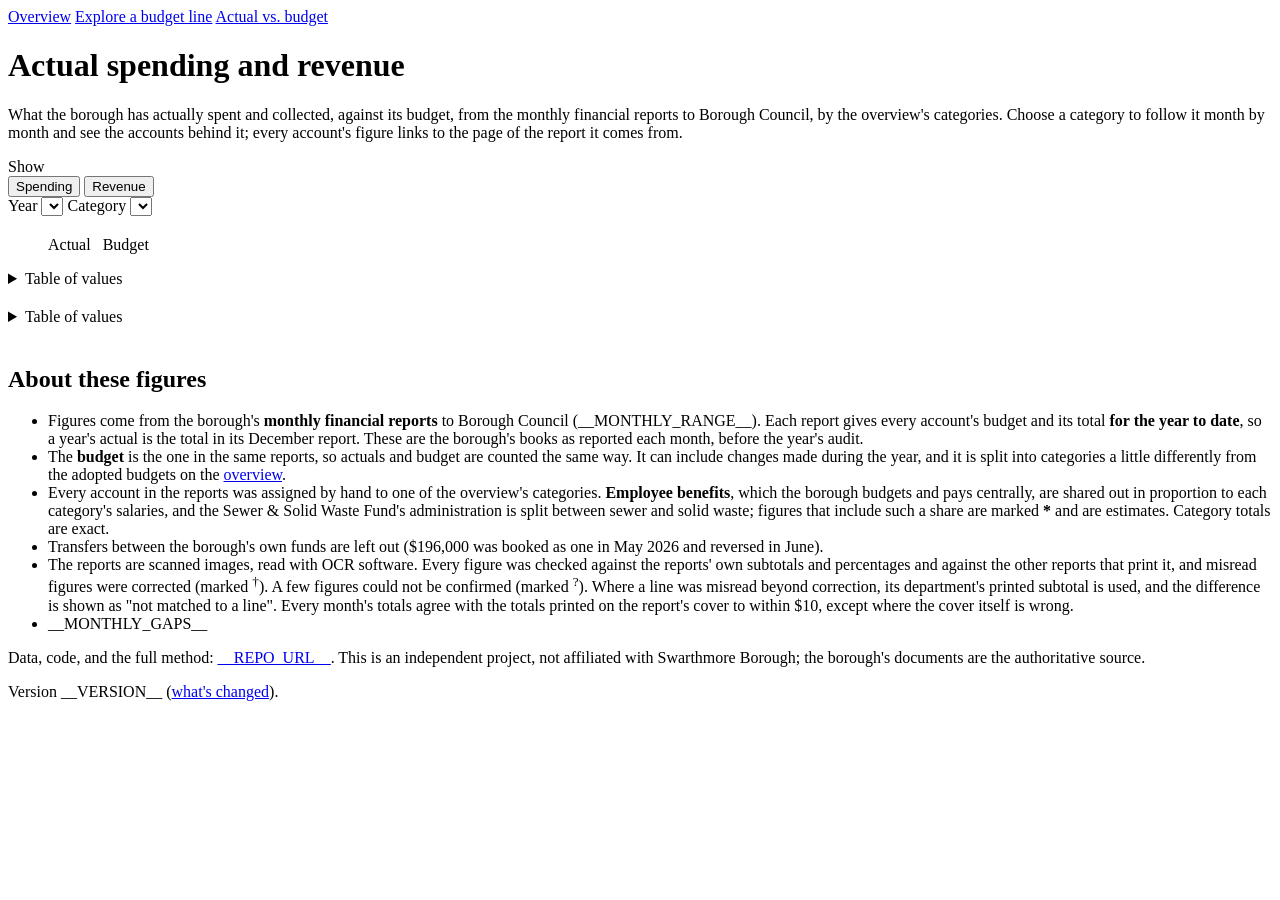
<file: scripts/templates/actuals.html>
<!doctype html>
<html lang="en">
<head>
<meta charset="utf-8">
<meta name="viewport" content="width=device-width, initial-scale=1">
<title>Actual vs. budget · Swarthmore Borough budget</title>
<meta name="description" content="What Swarthmore Borough actually spent and collected against its budget, month by month, from its monthly financial reports.">
<!-- Generated by scripts/build_site.py; edit scripts/templates/ and rebuild. -->
<!--__ANALYTICS__-->
<style>
/*__COMMON_CSS__*/
.bars .bar.actual { background: var(--series-2); border-radius: 0 4px 4px 0; }
.bars .budget-mark { position: absolute; top: 4px; height: 22px; width: 2px; margin-left: -1px; border-radius: 1px; background: var(--series-1); box-shadow: 0 0 0 2px var(--surface); }
.bars .name a.selected { font-weight: 600; }
.bars .track.selected { background: var(--grid); }
.legend .tick { display: inline-block; width: 2px; height: 12px; border-radius: 1px; vertical-align: -1px; margin-right: 6px; background: var(--series-1); }
.legend .dash { display: inline-block; width: 16px; height: 0; border-top: 2px dashed var(--series-1); vertical-align: middle; margin-right: 6px; }
td .ledger { color: var(--muted); font-size: 12px; margin-left: 6px; }
td.wrap { white-space: normal; }
.prompt { color: var(--text-2); font-size: 14px; }
</style>
</head>
<body>
<main>
  <nav class="site-nav" aria-label="Pages">
    <a href="index.html" data-keep-dollars>Overview</a>
    <a href="explorer.html" data-keep-dollars>Explore a budget line</a>
    <a href="actuals.html" aria-current="page">Actual vs. budget</a>
  </nav>
  <header>
    <h1>Actual spending and revenue</h1>
    <p class="lede">What the borough has actually spent and collected, against its budget, from the monthly financial
      reports to Borough Council, by the overview's categories. Choose a category to follow it month by month and see
      the accounts behind it; every account's figure links to the page of the report it comes from.</p>
  </header>

  <div class="controls" role="group" aria-label="Page options">
    <div class="control">
      <span class="label" id="view-label">Show</span>
      <div class="segmented" role="group" aria-labelledby="view-label" id="view-toggle">
        <button type="button" data-value="spending">Spending</button>
        <button type="button" data-value="revenue">Revenue</button>
      </div>
    </div>
    <label class="control">
      <span class="label">Year</span>
      <select id="year-select"></select>
    </label>
    <label class="control">
      <span class="label">Category</span>
      <select id="category-select" class="wide"></select>
    </label>
  </div>

  <section class="tiles" id="tiles" aria-live="polite"></section>

  <section class="card">
    <div class="card-head">
      <h2 id="cat-title"></h2>
      <div class="sub" id="cat-sub"></div>
    </div>
    <figure id="category-chart">
      <figcaption>
        <span class="legend">
          <span><span class="swatch" style="background: var(--series-2)"></span><span id="actual-legend">Actual</span></span>
          <span><span class="tick"></span><span id="budget-legend">Budget</span></span>
        </span>
      </figcaption>
      <div class="bars" id="cat-bars"></div>
      <div class="tooltip" hidden></div>
    </figure>
    <details>
      <summary>Table of values</summary>
      <div class="table-wrap"><table id="category-table"></table></div>
      <div class="footnotes" id="category-notes"></div>
    </details>
  </section>

  <section class="card">
    <div class="card-head">
      <h2 id="pace-title"></h2>
      <div class="sub" id="pace-sub"></div>
    </div>
    <figure id="pace-chart">
      <figcaption>
        <span class="legend" id="pace-legend"></span>
      </figcaption>
      <div class="plot"></div>
      <div class="tooltip" hidden></div>
    </figure>
    <details>
      <summary>Table of values</summary>
      <div class="table-wrap"><table id="pace-table"></table></div>
    </details>
  </section>

  <section class="card">
    <div class="card-head">
      <h2 id="acct-title"></h2>
      <div class="sub" id="acct-sub"></div>
    </div>
    <p class="prompt" id="acct-prompt" hidden>Choose a category above, or click one in the chart, to see the accounts
      behind it.</p>
    <div class="table-wrap"><table id="accounts-table"></table></div>
    <div class="footnotes" id="acct-notes"></div>
  </section>

  <section class="card about">
    <h2>About these figures</h2>
    <ul>
      <li>Figures come from the borough's <strong>monthly financial reports</strong> to Borough Council (__MONTHLY_RANGE__).
        Each report gives every account's budget and its total <strong>for the year to date</strong>, so a year's
        actual is the total in its December report. These are the borough's books as reported each month, before the
        year's audit.</li>
      <li>The <strong>budget</strong> is the one in the same reports, so actuals and budget are counted the same way. It
        can include changes made during the year, and it is split into categories a little differently from the adopted
        budgets on the <a href="index.html" data-keep-dollars>overview</a>.</li>
      <li>Every account in the reports was assigned by hand to one of the overview's categories. <strong>Employee
        benefits</strong>, which the borough budgets and pays centrally, are shared out in proportion to each category's
        salaries, and the Sewer &amp; Solid Waste Fund's administration is split between sewer and solid waste; figures
        that include such a share are marked <strong>*</strong> and are estimates. Category totals are exact.</li>
      <li>Transfers between the borough's own funds are left out ($196,000 was booked as one in May 2026 and reversed
        in June).</li>
      <li>The reports are scanned images, read with OCR software. Every figure was checked against the reports' own
        subtotals and percentages and against the other reports that print it, and misread figures were corrected
        (marked <sup>†</sup>). A few figures could not be confirmed (marked <sup>?</sup>). Where a line was misread
        beyond correction, its department's printed subtotal is used, and the difference is shown as "not matched to a
        line". Every month's totals agree with the totals printed on the report's cover to within $10, except where the
        cover itself is wrong.</li>
      <li>__MONTHLY_GAPS__</li>
    </ul>
    <p class="small">Data, code, and the full method: <a href="__REPO_URL__">__REPO_URL__</a>. This is an independent
      project, not affiliated with Swarthmore Borough; the borough's documents are the authoritative source.</p>
    <!--__ANALYTICS_NOTE__-->
    <p class="small">Version __VERSION__ (<a href="__REPO_URL__/blob/main/CHANGELOG.md">what's changed</a>).</p>
  </section>
</main>

<script id="budget-data" type="application/json">__DATA__</script>
<script>
/*__COMMON_JS__*/

const M = DATA.monthly;
const MONTHS = ["", "January", "February", "March", "April", "May", "June", "July", "August", "September",
  "October", "November", "December"];
const LABEL = {};
for (const side of ["spending", "revenue"]) for (const c of M.categories[side]) LABEL[c.key] = c.label;
const CELL = new Map();
for (const c of M.cells) {
  CELL.set(`${c[2]}|${c[3]}|${c[0]}|${c[1]}`,
    { budget: c[4], ytd: c[5], restated: c[6], estimated: !!c[7], unmatched: c[8], unconfirmed: c[9] });
}
const LATEST_YEAR = M.years[M.years.length - 1];
const state = { view: "spending", year: LATEST_YEAR, cat: "all" };

// ---------------------------------------------------------------- data

function cats() { return M.categories[state.view].map((c) => c.key); }
function selectedCats() { return state.cat === "all" ? cats() : [state.cat]; }
function latestMonth(year) { return M.latest_month[year] || null; }
function cell(cat, year, month) { return CELL.get(`${state.view}|${cat}|${year}|${month}`) || null; }
function sum(values) {
  const known = values.filter((v) => v !== null && v !== undefined);
  return known.length ? known.reduce((s, v) => s + v, 0) : null;
}
// A figure for the selected categories in a month: "budget", "ytd" (as that
// month's report gives it) or "restated" (as the same month's report a year
// later gives it).
function figure(field, year, month, keys = selectedCats()) {
  return sum(keys.map((k) => (cell(k, year, month) || {})[field]));
}
// Year to date as of a month: as reported, or where that month's report isn't
// posted, as the following year's report restates it.
function ytdAt(year, month, keys) {
  const reported = M.month_docs[`${year}-${month}`] ? figure("ytd", year, month, keys) : null;
  if (reported !== null) return { value: reported, restated: false };
  const restated = figure("restated", year, month, keys);
  return { value: restated, restated: restated !== null };
}
function flagsAt(year, month, keys = selectedCats()) {
  const cs = keys.map((k) => cell(k, year, month)).filter(Boolean);
  return {
    estimated: cs.some((c) => c.estimated),
    unmatched: sum(cs.map((c) => c.unmatched)),
    unconfirmed: cs.reduce((s, c) => s + (c.unconfirmed || 0), 0),
  };
}
function share(part, whole, digits = 1) {
  if (part === null || !whole) return "n/a";
  return ((100 * part) / whole).toLocaleString("en-US", { minimumFractionDigits: digits, maximumFractionDigits: digits }) + "%";
}
function noun() { return state.view === "spending" ? "spending" : "revenue"; }
function verb() { return state.view === "spending" ? "spent" : "collected"; }
function subject() { return state.cat === "all" ? (state.view === "spending" ? "Spending" : "Revenue") : LABEL[state.cat]; }
function period(year) {
  const m = latestMonth(year);
  return m === 12 ? `${year}` : `${year}, January to ${MONTHS[m]}`;
}
function monthLink(year, month) {
  const doc = M.month_docs[`${year}-${month}`];
  return doc ? DATA.docs[doc].url : null;
}

// ---------------------------------------------------------------- tiles

function drawTiles() {
  const tiles = document.getElementById("tiles");
  tiles.textContent = "";
  const y = state.year, m = latestMonth(y);
  const actual = figure("ytd", y, m), budget = figure("budget", y, m);
  const flags = flagsAt(y, m);
  // Shared-out costs only move money between categories: totals are exact.
  const star = flags.estimated && state.cat !== "all" ? "*" : "";
  addTile(tiles, `${subject()}, ${m === 12 ? y : "to " + MONTHS[m] + " " + y}`, moneyCompact(actual) + star,
    `${share(actual, budget)} of the ${moneyCompact(budget)} budget`, money(actual));
  if (m === 12) {
    const d = actual - budget;
    const label = state.view === "spending" ? (d > 0 ? "Over budget" : "Under budget")
      : (d > 0 ? "More than budgeted" : "Less than budgeted");
    addTile(tiles, label, signedMoney(d, true), pct((d / budget) * 100), signedMoney(d, false));
  } else if (actual > budget) {
    addTile(tiles, state.view === "spending" ? "Already over budget" : "Already more than budgeted",
      signedMoney(actual - budget, true), `with ${12 - m} month${12 - m === 1 ? "" : "s"} of the year to go`,
      signedMoney(actual - budget, false));
  } else {
    addTile(tiles, `Budget not yet ${verb()}`, moneyCompact(budget - actual),
      `with ${12 - m} month${12 - m === 1 ? "" : "s"} of the year to go`, money(budget - actual));
  }
  const prev = ytdAt(y - 1, m);
  const prevBudget = figure("budget", y - 1, latestMonth(y - 1) || 12);
  if (prev.value !== null) {
    addTile(tiles, m === 12 ? `${y - 1}, for the year` : `By ${MONTHS[m]} ${y - 1}`, moneyCompact(prev.value),
      [prevBudget ? `${share(prev.value, prevBudget)} of that year's budget` : "",
        Math.abs(pctChange(actual, prev.value)) < 0.05 ? `${y} is about the same`
          : `${y} is ${pct(pctChange(actual, prev.value))} on it`].filter(Boolean).join("; "),
      money(prev.value));
  }
}

// ---------------------------------------------------------------- category chart

function drawCategories() {
  const y = state.year, m = latestMonth(y);
  document.getElementById("cat-title").textContent =
    `Actual ${noun()} against budget by category, ${m === 12 ? y : "January to " + MONTHS[m] + " " + y}`;
  document.getElementById("actual-legend").textContent = m === 12 ? `Actual, ${y}` : `Actual, to ${MONTHS[m]}`;
  document.getElementById("budget-legend").textContent = `Budget for ${y}` + (m === 12 ? "" : " (the whole year)");
  document.getElementById("cat-sub").textContent =
    (m === 12 ? "" : `${y} so far, against the whole year's budget. `) +
    "Click a category to follow it month by month and see its accounts. * Includes a share of employee benefits or " +
    "Sewer & Solid Waste overhead (estimated).";
  const rows = cats().map((k) => ({ key: k, label: LABEL[k], actual: figure("ytd", y, m, [k]),
    budget: figure("budget", y, m, [k]), ...flagsAt(y, m, [k]), restated: figure("restated", y, m, [k]) }))
    .filter((r) => (r.actual || 0) !== 0 || (r.budget || 0) !== 0);
  const box = document.getElementById("cat-bars");
  box.textContent = "";
  const hi = Math.max(1, ...rows.map((r) => Math.max(r.actual || 0, r.budget || 0)));
  const pos = (v) => (Math.max(0, v) / (hi * 1.5)) * 100;  // leave room for the labels
  const tip = document.querySelector("#category-chart .tooltip");
  for (const r of rows) {
    const name = document.createElement("div");
    name.className = "name";
    const a = document.createElement("a");
    a.href = "#";
    a.textContent = r.label;
    a.title = "Show " + r.label;
    if (r.key === state.cat) a.className = "selected";
    a.addEventListener("click", (e) => { e.preventDefault(); select(r.key); });
    name.appendChild(a);
    const track = document.createElement("div");
    track.className = "track" + (r.key === state.cat ? " selected" : "");
    track.tabIndex = 0;
    track.setAttribute("role", "button");
    track.setAttribute("aria-label", `${r.label}: ${money(r.actual || 0)} ${verb()}, ${share(r.actual, r.budget, 0)} of the ` +
      `${money(r.budget || 0)} budget`);
    const zero = document.createElement("div"); zero.className = "zero"; zero.style.left = "0%";
    const bar = document.createElement("div");
    bar.className = "bar actual";
    bar.style.left = "0%";
    bar.style.width = Math.max(0.3, pos(r.actual || 0)) + "%";
    const mark = document.createElement("div");
    mark.className = "budget-mark";
    mark.style.left = pos(r.budget || 0) + "%";
    const val = document.createElement("div");
    val.className = "val";
    val.style.left = Math.max(pos(r.actual || 0), pos(r.budget || 0)) + 1 + "%";
    val.textContent = moneyCompact(r.actual || 0) + (r.estimated ? "*" : "");
    const p = document.createElement("span"); p.className = "pct"; p.textContent = share(r.actual, r.budget, 0) + " of budget";
    val.appendChild(p);
    track.append(zero, bar, mark, val);
    const show = () => {
      trackOnce("chart_tooltip", { chart: "category-chart" });
      tip.textContent = "";
      tipText(tip, "tt-title", `${r.label}, ${m === 12 ? y : "to " + MONTHS[m] + " " + y}`);
      tipRow(tip, "var(--series-2)", money(r.actual || 0) + (r.estimated ? "*" : ""), verb());
      tipRow(tip, "var(--series-1)", money(r.budget || 0), "budget");
      tipText(tip, "tt-note", `${share(r.actual, r.budget)} of budget`);
      if (r.estimated) tipText(tip, "tt-note", "* Includes a share of employee benefits or overhead (estimated)");
      if (r.unmatched) tipText(tip, "tt-note", `Includes ${money(r.unmatched)} not matched to a line (see the accounts)`);
      if (r.unconfirmed) tipText(tip, "tt-note", `${r.unconfirmed} account figure${r.unconfirmed === 1 ? "" : "s"} unconfirmed`);
      tipText(tip, "tt-note", "Click to see it month by month");
      tip.hidden = false;
      const rect = track.getBoundingClientRect(), fig = box.getBoundingClientRect();
      tip.style.left = Math.min(fig.width - tip.offsetWidth, rect.left - fig.left + rect.width * 0.3) + "px";
      tip.style.top = rect.bottom - fig.top + 4 + "px";
    };
    const hide = () => { tip.hidden = true; };
    track.addEventListener("pointerenter", show);
    track.addEventListener("pointerleave", hide);
    track.addEventListener("focus", show);
    track.addEventListener("blur", hide);
    track.addEventListener("click", () => select(r.key));
    track.addEventListener("keydown", (e) => { if (e.key === "Enter" || e.key === " ") { e.preventDefault(); select(r.key); } });
    box.append(name, track);
  }
  // Labels never overflow their track: drop the percentage where it doesn't
  // fit (it stays in the tooltip and the table).
  box.querySelectorAll(".val").forEach((val) => {
    const t = val.parentElement.getBoundingClientRect(), v = val.getBoundingClientRect();
    if (v.right > t.right + 1) val.querySelector(".pct")?.remove();
  });
  drawCategoryTable(rows, y, m);
}

function drawCategoryTable(rows, y, m) {
  const table = document.getElementById("category-table");
  table.textContent = "";
  const restatedCol = m === 12 && rows.some((r) => r.restated !== null);
  const head = table.createTHead().insertRow();
  for (const h of ["Category", "Budget", "Actual", "Difference", "% of budget", ...(restatedCol ? ["Restated a year later"] : [])]) {
    const th = document.createElement("th"); th.textContent = h; head.appendChild(th);
  }
  const body = table.createTBody();
  const add = (label, budget, actual, restated, estimated, isTotal) => {
    const tr = body.insertRow();
    if (isTotal) tr.className = "total";
    const cells = [label + (estimated ? "*" : ""), money(budget || 0), money(actual || 0),
      signedMoney((actual || 0) - (budget || 0), false), share(actual, budget)];
    if (restatedCol) cells.push(restated === null ? "" : money(restated));
    for (const c of cells) tr.insertCell().textContent = c;
  };
  for (const r of rows) add(r.label, r.budget, r.actual, r.restated, r.estimated, false);
  add("Total", sum(rows.map((r) => r.budget)), sum(rows.map((r) => r.actual)), sum(rows.map((r) => r.restated)), false, true);
  const notes = document.getElementById("category-notes");
  notes.textContent = "";
  const note = (t) => { const p = document.createElement("p"); p.textContent = t; notes.appendChild(p); };
  note("* Includes a share of employee benefits or Sewer & Solid Waste overhead, which the borough budgets centrally (estimated).");
  if (restatedCol) note(`Restated a year later: the ${y} totals as the December ${y + 1} report gives them, after late postings.`);
  const link = monthLink(y, m);
  if (link) {
    const p = document.createElement("p");
    p.append(`Source: `);
    const a = document.createElement("a"); a.href = link; a.textContent = DATA.docs[M.month_docs[`${y}-${m}`]].title;
    p.append(a, ".");
    notes.appendChild(p);
  }
}

// ---------------------------------------------------------------- month by month

function drawPace() {
  const y = state.year;
  const keys = selectedCats();
  const months = Array.from({ length: 12 }, (_, i) => i + 1);
  const cur = months.map((mo) => ytdAt(y, mo, keys));
  const prev = months.map((mo) => ytdAt(y - 1, mo, keys));
  const budget = figure("budget", y, latestMonth(y), keys);
  const prevBudget = latestMonth(y - 1) ? figure("budget", y - 1, latestMonth(y - 1), keys) : null;
  const hasPrev = prev.some((p) => p.value !== null);
  document.getElementById("pace-title").textContent = `${subject()}, month by month: ${y}` + (hasPrev ? ` and ${y - 1}` : "");
  const missing = months.filter((mo, i) => cur[i].value === null && mo <= (latestMonth(y) || 0));
  document.getElementById("pace-sub").textContent =
    `Total ${verb()} so far each year, at the end of each month, against ${y}'s budget.` +
    (missing.length ? ` No report is posted for ${missing.map((mo) => MONTHS[mo]).join(", ")} ${y}.` : "") +
    ([...cur, ...prev].some((c) => c.restated)
      ? " Months whose own report isn't posted are taken from the next year's report (hollow points)."
      : "");
  const legend = document.getElementById("pace-legend");
  legend.textContent = "";
  const item = (html) => { const s = document.createElement("span"); s.innerHTML = html; legend.appendChild(s); };
  item(`<span class="key" style="background: var(--series-2)"></span>${y}`);
  if (hasPrev) item(`<span class="key" style="background: var(--muted)"></span>${y - 1}`);
  item(`<span class="dash"></span>Budget for ${y}`);

  const fig = document.getElementById("pace-chart");
  const values = [...cur, ...prev].map((p) => p.value).filter((v) => v !== null).concat(budget === null ? [] : [budget]);
  const { ticks, format } = moneyTicks(values.length ? values : [0]);
  const f = frame(fig, { height: 280, labels: months.map((mo) => MONTHS[mo].slice(0, 3)), yTicks: ticks, tickFormat: format });
  if (budget !== null) {
    el("line", { x1: f.m.l, x2: f.width - f.m.r, y1: f.y(budget), y2: f.y(budget), stroke: "var(--series-1)",
      "stroke-width": 2, "stroke-dasharray": "6 4" }, f.svg);
    const t = el("text", { x: f.width - f.m.r + 6, y: f.y(budget) + 4, class: "label-2" }, f.svg);
    t.textContent = moneyCompact(budget);
  }
  const line = (series, color, width, label) => {
    let path = "", pen = false;
    series.forEach((p, i) => {
      if (p.value === null) { pen = false; return; }
      path += (pen ? "L" : "M") + f.x(i) + "," + f.y(p.value);
      pen = true;
    });
    if (path) el("path", { d: path, fill: "none", stroke: color, "stroke-width": width, "stroke-linejoin": "round", "stroke-linecap": "round" }, f.svg);
    series.forEach((p, i) => {
      if (p.value === null) return;
      el("circle", { cx: f.x(i), cy: f.y(p.value), r: 4, fill: p.restated ? "var(--surface)" : color,
        stroke: p.restated ? color : "var(--surface)", "stroke-width": 2 }, f.svg);
    });
    const last = series.map((p, i) => [p, i]).filter(([p]) => p.value !== null).pop();
    if (last && label) {
      const t = el("text", { x: f.x(last[1]) + 8, y: f.y(last[0].value) + 4, class: "label-strong" }, f.svg);
      t.textContent = label + " " + moneyCompact(last[0].value);
    }
  };
  if (hasPrev) line(prev, "var(--muted)", 2, "");
  line(cur, "var(--series-2)", 2, "");
  f.svg.setAttribute("role", "img");
  f.svg.setAttribute("aria-label", `Line chart of ${noun()} so far each year, by month, for ${y}` + (hasPrev ? ` and ${y - 1}` : "") +
    `, with ${y}'s budget as a dashed line. Use the left and right arrow keys to read each month; the table below lists every value.`);
  interact(fig, f, (i, tip) => {
    const mo = i + 1;
    tipText(tip, "tt-title", `End of ${MONTHS[mo]}`);
    const c = cur[i], p = prev[i];
    tipRow(tip, "var(--series-2)", c.value === null ? "no report" : money(c.value), `${y}` + (c.value === null ? "" : `, ${share(c.value, budget)} of budget`));
    if (hasPrev) tipRow(tip, "var(--muted)", p.value === null ? "no report" : money(p.value), `${y - 1}` + (p.value === null || !prevBudget ? "" : `, ${share(p.value, prevBudget)} of its budget`));
    if (budget !== null) tipRow(tip, "var(--series-1)", money(budget), `budget for ${y}`);
    if (c.restated) tipText(tip, "tt-note", `${MONTHS[mo]} ${y}'s report isn't posted; from the ${MONTHS[mo]} ${y + 1} report`);
    const fl = flagsAt(y, mo, keys);
    if (c.value !== null && fl.estimated) tipText(tip, "tt-note", "Includes a share of employee benefits or overhead (estimated)");
    if (c.value !== null && fl.unmatched) tipText(tip, "tt-note", `Includes ${money(fl.unmatched)} not matched to a line`);
  });
  drawPaceTable(months, cur, prev, budget, prevBudget, hasPrev);
}

function drawPaceTable(months, cur, prev, budget, prevBudget, hasPrev) {
  const y = state.year;
  const table = document.getElementById("pace-table");
  table.textContent = "";
  const head = table.createTHead().insertRow();
  for (const h of ["Month", `${y} so far`, "% of budget", ...(hasPrev ? [`${y - 1} so far`, "% of budget"] : [])]) {
    const th = document.createElement("th"); th.textContent = h; head.appendChild(th);
  }
  const body = table.createTBody();
  months.forEach((mo, i) => {
    if (cur[i].value === null && (!hasPrev || prev[i].value === null)) return;
    const tr = body.insertRow();
    tr.insertCell().textContent = MONTHS[mo];
    const add = (p, yr, b) => {
      const td = tr.insertCell();
      const link = p.restated ? monthLink(yr + 1, mo) : monthLink(yr, mo);
      if (p.value === null) td.textContent = "";
      else if (link) { const a = document.createElement("a"); a.href = link; a.textContent = money(p.value); a.title = "From the report for " + MONTHS[mo] + " " + (p.restated ? yr + 1 : yr); td.appendChild(a); }
      else td.textContent = money(p.value);
      tr.insertCell().textContent = p.value === null ? "" : share(p.value, b);
    };
    add(cur[i], y, budget);
    if (hasPrev) add(prev[i], y - 1, prevBudget);
  });
}

// ---------------------------------------------------------------- accounts

function drawAccounts() {
  const y = state.year, m = latestMonth(y);
  const table = document.getElementById("accounts-table");
  const notes = document.getElementById("acct-notes");
  table.textContent = ""; notes.textContent = "";
  const prompt = document.getElementById("acct-prompt");
  document.getElementById("acct-title").textContent =
    state.cat === "all" ? "Accounts" : `Accounts in ${LABEL[state.cat]}, ${m === 12 ? y : "to " + MONTHS[m] + " " + y}`;
  if (state.cat === "all") {
    prompt.hidden = false;
    document.getElementById("acct-sub").textContent = "";
    return;
  }
  prompt.hidden = true;
  document.getElementById("acct-sub").textContent =
    "Each ledger account in the category, largest overspend (or shortfall of revenue) first. Each actual figure links " +
    "to its page of the report.";
  const accounts = (M.accounts[y] || []).filter((a) => a[2] === state.view && a[3] === state.cat && (a[4] || a[5]))
    .map((a) => ({ id: a[0], label: a[1], budget: a[4] || 0, actual: a[5], flags: a[6], doc: a[7], page: a[8] }))
    .sort((a, b) => ((b.actual || 0) - b.budget) * (state.view === "spending" ? 1 : -1) - ((a.actual || 0) - a.budget) * (state.view === "spending" ? 1 : -1));
  const head = table.createTHead().insertRow();
  for (const h of ["Account", "Budget", "Actual", "Difference", "% of budget"]) {
    const th = document.createElement("th"); th.textContent = h; head.appendChild(th);
  }
  const body = table.createTBody();
  let marked = { c: false, u: false };
  for (const a of accounts) {
    const tr = body.insertRow();
    const name = tr.insertCell();
    name.className = "wrap";
    name.textContent = a.label;
    const id = document.createElement("span"); id.className = "ledger"; id.textContent = a.id; name.appendChild(id);
    tr.insertCell().textContent = money(a.budget);
    const td = tr.insertCell();
    if (a.actual === null) td.textContent = "unreadable";
    else {
      const link = document.createElement("a");
      link.href = sourceUrl(a.doc, a.page);
      link.textContent = money(a.actual);
      link.title = `From the ${docLabel(a.doc)}, page ${a.page}`;
      td.appendChild(link);
    }
    const marks = (a.flags.includes("c") ? "†" : "") + (a.flags.includes("u") ? "?" : "");
    if (marks) { const s = document.createElement("sup"); s.textContent = marks; td.appendChild(s); }
    marked.c ||= a.flags.includes("c"); marked.u ||= a.flags.includes("u");
    tr.insertCell().textContent = a.actual === null ? "" : signedMoney(a.actual - a.budget, false);
    tr.insertCell().textContent = a.actual === null ? "" : share(a.actual, a.budget);
  }
  // What the category includes beyond its own accounts.
  const catActual = figure("ytd", y, m), catBudget = figure("budget", y, m);
  const flags = flagsAt(y, m);
  const unmatched = flags.unmatched || 0;
  const sharedActual = (catActual || 0) - sum(accounts.map((a) => a.actual || 0)) - unmatched;
  const sharedBudget = (catBudget || 0) - sum(accounts.map((a) => a.budget));
  const extra = (label, budget, actual) => {
    const tr = body.insertRow();
    const c = tr.insertCell(); c.className = "wrap"; c.textContent = label;
    tr.insertCell().textContent = budget === null ? "" : money(budget);
    tr.insertCell().textContent = money(actual);
    tr.insertCell().textContent = budget === null ? "" : signedMoney(actual - budget, false);
    tr.insertCell().textContent = budget === null ? "" : share(actual, budget);
  };
  if (unmatched) extra("Not matched to a line (a line of the report was misread; from its department's printed subtotal)", null, unmatched);
  if (Math.abs(sharedActual) >= 1 || Math.abs(sharedBudget) >= 1) {
    extra(["sewer", "solid_waste"].includes(state.cat)
      ? "Share of employee benefits and of the Sewer & Solid Waste Fund's administration* (estimated)"
      : "Share of employee benefits* (estimated)", sharedBudget, sharedActual);
  }
  const tr = body.insertRow(); tr.className = "total";
  tr.insertCell().textContent = "Total" + (flags.estimated ? "*" : "");
  tr.insertCell().textContent = money(catBudget || 0);
  tr.insertCell().textContent = money(catActual || 0);
  tr.insertCell().textContent = signedMoney((catActual || 0) - (catBudget || 0), false);
  tr.insertCell().textContent = share(catActual, catBudget);
  const note = (t) => { const p = document.createElement("p"); p.textContent = t; notes.appendChild(p); };
  if (marked.c) note("† Misread by OCR and corrected, by hand or by the reports' own arithmetic; see the project's corrections files.");
  if (marked.u) note("? No check confirms this figure; it may be misread.");
  if (flags.estimated) note("* Employee benefits are budgeted and paid centrally; they are shared among categories in proportion to salaries.");
}

// ---------------------------------------------------------------- page

function select(cat) {
  if (cat !== state.cat) track("change_setting", { setting: "category", choice: cat });
  state.cat = cat;
  render();
}

function fillCategorySelect() {
  const sel = document.getElementById("category-select");
  sel.textContent = "";
  const all = document.createElement("option");
  all.value = "all"; all.textContent = state.view === "spending" ? "All spending" : "All revenue";
  sel.appendChild(all);
  for (const k of cats()) {
    const y = state.year, m = latestMonth(y);
    if (!figure("ytd", y, m, [k]) && !figure("budget", y, m, [k])) continue;
    const o = document.createElement("option"); o.value = k; o.textContent = LABEL[k]; sel.appendChild(o);
  }
  if (![...sel.options].some((o) => o.value === state.cat)) state.cat = "all";
  sel.value = state.cat;
}

function render() {
  fillCategorySelect();
  drawTiles();
  drawCategories();
  drawPace();
  drawAccounts();
  writeParams({ view: state.view, year: state.year, category: state.cat, dollars: DOLLARS.mode });
}

const params = readParams();
if (params.get("view") === "revenue") state.view = "revenue";
if (M.years.includes(+params.get("year"))) state.year = +params.get("year");
if (params.get("category")) state.cat = params.get("category");
if (params.get("dollars") === "real" && hasCpi()) DOLLARS.mode = "real";  // carried to the other pages

const yearSel = document.getElementById("year-select");
for (const y of [...M.years].reverse()) {
  const o = document.createElement("option");
  o.value = y;
  o.textContent = latestMonth(y) === 12 ? String(y) : `${y} (to ${MONTHS[latestMonth(y)]})`;
  yearSel.appendChild(o);
}
yearSel.value = state.year;
yearSel.addEventListener("change", () => {
  state.year = +yearSel.value;
  track("change_setting", { setting: "year", choice: yearSel.value });
  render();
});
document.getElementById("category-select").addEventListener("change", (e) => select(e.target.value));
setupSegmented("view-toggle", () => state.view, (v) => { state.view = v; state.cat = "all"; render(); });
render();
let resizeTimer;
window.addEventListener("resize", () => { clearTimeout(resizeTimer); resizeTimer = setTimeout(render, 150); });
</script>
</body>
</html>
</file>
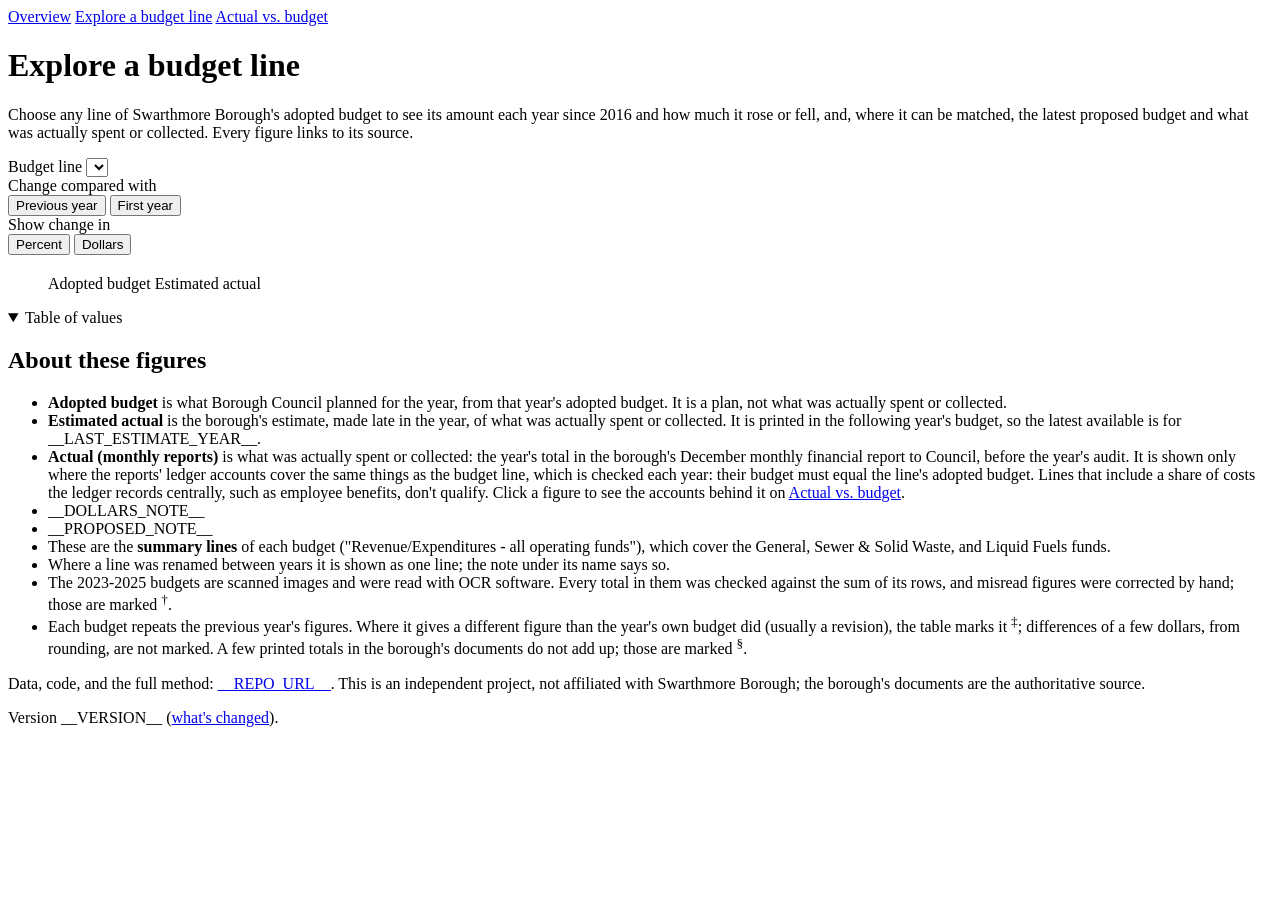
<file: scripts/templates/explorer.html>
<!doctype html>
<html lang="en">
<head>
<meta charset="utf-8">
<meta name="viewport" content="width=device-width, initial-scale=1">
<title>Explore a budget line · Swarthmore Borough budget</title>
<meta name="description" content="Swarthmore Borough's adopted budgets, 2016-2026, line by line: amounts and year-over-year change.">
<!-- Generated by scripts/build_site.py; edit scripts/templates/ and rebuild. -->
<!--__ANALYTICS__-->
<style>
/*__COMMON_CSS__*/
.item-head { margin-bottom: 12px; }
.item-path { font-size: 13px; color: var(--text-2); }
.item-note { font-size: 13px; color: var(--text-2); margin-top: 4px; }
</style>
</head>
<body>
<main>
  <nav class="site-nav" aria-label="Pages">
    <a href="index.html" data-keep-dollars>Overview</a>
    <a href="explorer.html" aria-current="page">Explore a budget line</a>
    <a href="actuals.html" data-keep-dollars>Actual vs. budget</a>
  </nav>
  <header>
    <h1>Explore a budget line</h1>
    <p class="lede">Choose any line of Swarthmore Borough's adopted budget to see its amount each year since 2016
      and how much it rose or fell, and, where it can be matched, the latest proposed budget and what was actually spent
      or collected. Every figure links to its source.</p>
  </header>

  <div class="controls" role="group" aria-label="Chart options">
    <label class="control">
      <span class="label">Budget line</span>
      <select id="item-select" class="wide"></select>
    </label>
    <div class="control">
      <span class="label" id="base-label">Change compared with</span>
      <div class="segmented" role="group" aria-labelledby="base-label" id="base-toggle">
        <button type="button" data-value="yoy">Previous year</button>
        <button type="button" data-value="since">First year</button>
      </div>
    </div>
    <div class="control">
      <span class="label" id="unit-label">Show change in</span>
      <div class="segmented" role="group" aria-labelledby="unit-label" id="unit-toggle">
        <button type="button" data-value="pct">Percent</button>
        <button type="button" data-value="usd">Dollars</button>
      </div>
    </div>
    <div class="control" id="dollars-control" hidden>
      <span class="label" id="dollars-label">Dollars</span>
      <div class="segmented" role="group" aria-labelledby="dollars-label" id="dollars-toggle">
        <button type="button" data-value="nominal">As budgeted</button>
        <button type="button" data-value="real" id="real-button">Adjusted for inflation</button>
      </div>
    </div>
  </div>

  <section class="tiles" id="tiles" aria-live="polite"></section>

  <section class="card">
    <div class="item-head">
      <div class="item-path" id="item-path"></div>
      <h2 id="item-title"></h2>
      <div class="item-note" id="item-note"></div>
      <div class="item-note" id="item-links"></div>
    </div>
    <figure id="amount-chart">
      <figcaption>
        <span class="small" id="amount-caption"></span>
        <span class="legend" id="amount-legend">
          <span><span class="key" style="background: var(--series-1)"></span>Adopted budget</span>
          <span id="estimate-legend"><span class="key" style="background: var(--series-3)"></span>Estimated actual</span>
          <span id="monthly-legend" hidden><span class="key" style="background: var(--series-2)"></span>Actual (monthly reports)</span>
          <span id="proposed-legend" hidden><svg width="12" height="12" style="display:inline;vertical-align:-1px;margin-right:6px"><circle cx="6" cy="6" r="4" fill="var(--surface)" stroke="var(--series-1)" stroke-width="2"/></svg>Proposed</span>
        </span>
      </figcaption>
      <div class="plot"></div>
      <div class="tooltip" hidden></div>
    </figure>
  </section>

  <section class="card">
    <figure id="change-chart">
      <figcaption><span class="small" id="change-caption"></span></figcaption>
      <div class="plot"></div>
      <div class="tooltip" hidden></div>
    </figure>
  </section>

  <section class="card">
    <details open>
      <summary>Table of values</summary>
      <div class="table-wrap"><table id="table"></table></div>
      <div class="footnotes" id="footnotes"></div>
    </details>
  </section>

  <section class="card about">
    <h2>About these figures</h2>
    <ul>
      <li><strong>Adopted budget</strong> is what Borough Council planned for the year, from that year's adopted budget.
        It is a plan, not what was actually spent or collected.</li>
      <li><strong>Estimated actual</strong> is the borough's estimate, made late in the year, of what was actually spent or
        collected. It is printed in the following year's budget, so the latest available is for __LAST_ESTIMATE_YEAR__.</li>
      <li><strong>Actual (monthly reports)</strong> is what was actually spent or collected: the year's total in the
        borough's December monthly financial report to Council, before the year's audit. It is shown only where the
        reports' ledger accounts cover the same things as the budget line, which is checked each year: their budget must
        equal the line's adopted budget. Lines that include a share of costs the ledger records centrally, such as
        employee benefits, don't qualify. Click a figure to see the accounts behind it on
        <a href="actuals.html" data-keep-dollars>Actual vs. budget</a>.</li>
      <li>__DOLLARS_NOTE__</li>
      <li>__PROPOSED_NOTE__</li>
      <li>These are the <strong>summary lines</strong> of each budget ("Revenue/Expenditures - all operating funds"),
        which cover the General, Sewer &amp; Solid Waste, and Liquid Fuels funds.</li>
      <li>Where a line was renamed between years it is shown as one line; the note under its name says so.</li>
      <li>The 2023-2025 budgets are scanned images and were read with OCR software. Every total in them was checked
        against the sum of its rows, and misread figures were corrected by hand; those are marked <sup>†</sup>.</li>
      <li>Each budget repeats the previous year's figures. Where it gives a different figure than the year's own budget
        did (usually a revision), the table marks it <sup>‡</sup>; differences of a few dollars, from rounding, are
        not marked. A few printed totals in the borough's documents do not add up; those are marked <sup>§</sup>.</li>
    </ul>
    <p class="small">Data, code, and the full method: <a href="__REPO_URL__">__REPO_URL__</a>. This is an independent
      project, not affiliated with Swarthmore Borough; the borough's documents are the authoritative source.</p>
    <!--__ANALYTICS_NOTE__-->
    <p class="small">Version __VERSION__ (<a href="__REPO_URL__/blob/main/CHANGELOG.md">what's changed</a>).</p>
  </section>
</main>

<script id="budget-data" type="application/json">__DATA__</script>
<script>
/*__COMMON_JS__*/

const state = { item: DATA.default_item, base: "yoy", unit: "pct" };

function isNet() { return ITEMS.get(state.item).type === "net"; }
// The figure for a year: the adopted budget, or for the proposed year, the proposal.
function amount(d) { return d.isProposed ? d.proposed : d.adopted; }
// Years 2016-2026 from the adopted budgets, plus the latest proposal where
// this line can be matched to it (see the overview's notes).
function itemSeries(id) {
  const series = seriesFor(id);
  const pv = proposedValue(id);
  if (pv !== null) {
    series.push({ year: PROPOSED.year, isProposed: true, proposed: pv, proposedNominal: PROPOSED.items[id],
      estimated: proposedEstimated(id), adopted: null, adoptedNominal: null, estimate: null, restated: null });
  }
  return series;
}
// Percent change is meaningless for the surplus/deficit line, which swings
// around zero, so that line's changes are always shown in dollars.
function itemPct(cur, base) { return isNet() ? null : pctChange(cur, base); }
function unit() { return isNet() ? "usd" : state.unit; }

function changes(series) {
  const baseIdx = series.findIndex((d) => amount(d) !== null && (unit() === "usd" || amount(d) > 0));
  return series.map((d, i) => {
    let ref = null, refYear = null;
    if (state.base === "yoy" && i > 0) { ref = amount(series[i - 1]); refYear = series[i - 1].year; }
    if (state.base === "since" && baseIdx >= 0 && i > baseIdx) { ref = amount(series[baseIdx]); refYear = series[baseIdx].year; }
    const usd = amount(d) !== null && ref !== null ? amount(d) - ref : null;
    const p = itemPct(amount(d), ref);
    return { year: d.year, refYear, usd, pct: p, value: unit() === "pct" ? p : usd,
      isBase: state.base === "since" && i === baseIdx, isProposed: !!d.isProposed };
  });
}

function drawAmounts(series) {
  const fig = document.getElementById("amount-chart");
  document.getElementById("amount-caption").textContent = "Amount each year, " + dollarsPhrase();
  const values = series.flatMap((d) => [d.adopted, d.estimate, d.monthly, d.isProposed ? d.proposed : null])
    .filter((v) => v !== null && v !== undefined);
  const { ticks, format } = moneyTicks(values);
  const f = frame(fig, { height: 280, labels: series.map((d) => d.year), yTicks: ticks, tickFormat: format });
  const hasEstimate = series.some((d) => d.estimate !== null);
  const hasMonthly = series.some((d) => d.monthly != null);
  const prop = series.findIndex((d) => d.isProposed);
  document.getElementById("amount-legend").hidden = !hasEstimate && !hasMonthly && prop < 0;
  document.getElementById("estimate-legend").hidden = !hasEstimate;
  document.getElementById("monthly-legend").hidden = !hasMonthly;
  document.getElementById("proposed-legend").hidden = prop < 0;

  const draw = (key, color) => {
    let path = "", pen = false;
    series.forEach((d, i) => {
      if (d[key] == null) { pen = false; return; }
      path += (pen ? "L" : "M") + f.x(i) + "," + f.y(d[key]);
      pen = true;
    });
    if (path) el("path", { d: path, fill: "none", stroke: color, "stroke-width": 2, "stroke-linejoin": "round", "stroke-linecap": "round" }, f.svg);
    series.forEach((d, i) => {
      if (d[key] != null) el("circle", { cx: f.x(i), cy: f.y(d[key]), r: 4, fill: color, stroke: "var(--surface)", "stroke-width": 2 }, f.svg);
    });
  };
  draw("estimate", "var(--series-3)");
  draw("monthly", "var(--series-2)");
  draw("adopted", "var(--series-1)");

  // The proposal: a hollow point, joined faintly to the last adopted budget.
  if (prop >= 0) {
    const d = series[prop], prev = series[prop - 1];
    if (prev && prev.adopted !== null) {
      el("line", { x1: f.x(prop - 1), y1: f.y(prev.adopted), x2: f.x(prop), y2: f.y(d.proposed), stroke: "var(--series-1)",
        "stroke-width": 2, opacity: 0.4, "stroke-linecap": "round" }, f.svg);
    }
    el("circle", { cx: f.x(prop), cy: f.y(d.proposed), r: 4.5, fill: "var(--surface)", stroke: "var(--series-1)", "stroke-width": 2 }, f.svg);
  }
  // Label the latest figure only.
  const last = series.map((d, i) => [d, i]).filter(([d]) => amount(d) !== null).pop();
  if (last) {
    const t = el("text", { x: f.x(last[1]) + 8, y: f.y(amount(last[0])) + 4, class: "label-strong" }, f.svg);
    t.textContent = moneyCompact(amount(last[0])) + (last[0].isProposed ? "*".repeat(last[0].estimated ? 1 : 0) : "");
  }
  f.svg.setAttribute("role", "img");
  f.svg.setAttribute("aria-label", "Line chart of the adopted budget" + (hasEstimate ? ", estimated actual" : "") +
    (hasMonthly ? ", actual from the monthly reports" : "") +
    " by year. Use the left and right arrow keys to read each year; the table below lists every value.");

  interact(fig, f, (i, tip) => {
    const d = series[i];
    tipText(tip, "tt-title", yearLabel(d.year));
    if (d.isProposed) {
      tipRow(tip, "var(--series-1)", money(d.proposed), "Proposed budget");
      tipText(tip, "tt-note", `Not yet adopted. Source: ${PROPOSED.title}, matched to this line by category` +
        (d.estimated ? "; partly estimated (employee benefits shared out by salaries)" : ""));
      return;
    }
    tipRow(tip, "var(--series-1)", d.adopted === null ? "not in budget" : money(d.adopted), "Adopted budget");
    if (hasEstimate) tipRow(tip, "var(--series-3)", d.estimate === null ? "not available" : money(d.estimate), "Estimated actual");
    if (hasMonthly) tipRow(tip, "var(--series-2)", d.monthly == null ? "not available" : money(d.monthly), "Actual (monthly reports)");
    if (d.monthly != null && d.mRestated !== null) tipText(tip, "tt-note", `Actual restated a year later: ${money(adjust(d.mRestated, d.year))}`);
    if (d.monthly != null && d.mUnconfirmed) tipText(tip, "tt-note", `${d.mUnconfirmed} of its accounts' figures unconfirmed`);
    if (DOLLARS.mode === "real" && d.adoptedNominal !== null) tipText(tip, "tt-note", "Budgeted as " + money(d.adoptedNominal) + " in " + d.year + " dollars");
    if (d.adopted !== null) tipText(tip, "tt-note", "Source: " + docLabel(d.aDoc) + ", page " + d.aPage);
    if (d.aCorrected || d.eCorrected) tipText(tip, "tt-note", "† Read by OCR and corrected by hand");
    if (revised(d)) tipText(tip, "tt-note", "‡ " + docLabel(d.rDoc) + " gives " + money(d.restated) + " (as budgeted)");
    if (d.aError || d.eError || d.rError) tipText(tip, "tt-note", "§ A printed total in the source does not add up (see table)");
  });
}

function barPath(x, w, y0, y1, r) {
  const h = Math.abs(y1 - y0);
  r = Math.min(r, h, w / 2);
  if (h < 0.5) return "";
  return y1 < y0
    ? `M${x},${y0}V${y1 + r}Q${x},${y1} ${x + r},${y1}H${x + w - r}Q${x + w},${y1} ${x + w},${y1 + r}V${y0}Z`
    : `M${x},${y0}V${y1 - r}Q${x},${y1} ${x + r},${y1}H${x + w - r}Q${x + w},${y1} ${x + w},${y1 - r}V${y0}Z`;
}

function drawChanges(series) {
  const fig = document.getElementById("change-chart");
  const ch = changes(series);
  const firstYear = ch.find((c) => c.isBase)?.year;
  document.getElementById("change-caption").textContent =
    (unit() === "pct" ? "Percent change in the adopted budget" : "Change in the adopted budget, " + dollarsPhrase()) +
    (state.base === "yoy" ? ", compared with the previous year" : firstYear ? ", compared with " + firstYear : "") +
    (isNet() && state.unit === "pct" ? " (percent change isn't meaningful for a surplus or deficit)" : "") +
    (unit() === "pct" && DOLLARS.mode === "real" ? ", after inflation" : "");

  const values = ch.map((c) => c.value).filter((v) => v !== null);
  const plot = fig.querySelector(".plot");
  if (!values.length) {
    plot.textContent = "Not enough years of data to show a change.";
    plot.className = "plot small";
    return;
  }
  plot.className = "plot";
  const ticks = niceTicks(Math.min(0, ...values), Math.max(0, ...values));
  const compact = Math.max(Math.abs(ticks.lo), Math.abs(ticks.hi)) >= 1e4;
  const stepSize = ticks.ticks[1] - ticks.ticks[0];
  const decimals = Number.isInteger(stepSize) ? 0 : Number.isInteger(+(stepSize * 10).toFixed(6)) ? 1 : 2;
  const fmt = unit() === "pct"
    ? (t) => (t === 0 ? "0%" : pct(t, decimals))
    : (t) => (t > 0 ? "+" : "") + (compact ? moneyCompact(t) : money(t));
  const f = frame(fig, { height: 220, labels: series.map((d) => d.year), yTicks: ticks, tickFormat: fmt });
  const bw = Math.min(24, f.step * 0.55);
  const bars = [];
  ch.forEach((c, i) => {
    if (c.value === null) return;
    bars[i] = el("path", { d: barPath(f.x(i) - bw / 2, bw, f.y(0), f.y(c.value), 4), fill: c.value < 0 ? "var(--negative)" : "var(--series-1)",
      opacity: c.isProposed ? 0.55 : 1 }, f.svg);
  });
  const last = ch.map((c, i) => [c, i]).filter(([c]) => c.value !== null).pop();
  if (last) {
    const [c, i] = last;
    const t = el("text", { x: f.x(i), y: f.y(c.value) + (c.value >= 0 ? -6 : 14), "text-anchor": "middle", class: "label-strong" }, f.svg);
    t.textContent = unit() === "pct" ? pct(c.value) : signedMoney(c.value, true);
  }
  f.svg.setAttribute("role", "img");
  f.svg.setAttribute("aria-label", "Column chart of the change in the adopted budget by year. Use the arrow keys to read each year.");

  interact(fig, f, (i, tip) => {
    const c = ch[i];
    bars.forEach((b, j) => b && b.setAttribute("opacity", (j === i ? 1 : 0.55) * (ch[j].isProposed ? 0.55 : 1)));
    tipText(tip, "tt-title", yearLabel(c.year));
    if (c.isBase) { tipText(tip, "tt-row", "Base year for comparison"); return; }
    if (c.usd === null) { tipText(tip, "tt-row", "No change shown: a year is missing from the budgets"); return; }
    const color = c.usd < 0 ? "var(--negative)" : "var(--series-1)";
    if (c.pct !== null) tipRow(tip, color, pct(c.pct), "vs " + c.refYear);
    tipRow(tip, c.pct === null ? color : "transparent", signedMoney(c.usd, false), c.pct === null ? "vs " + c.refYear : "");
    if (c.isProposed) tipText(tip, "tt-note", "Proposed, not yet adopted");
  }, { onLeave: () => bars.forEach((b, j) => b && b.setAttribute("opacity", ch[j].isProposed ? 0.55 : 1)) });
}

function drawTiles(series) {
  const tiles = document.getElementById("tiles");
  tiles.textContent = "";
  const known = series.filter((d) => amount(d) !== null);
  if (!known.length) return;
  const last = known[known.length - 1];
  const prev = series.find((d) => d.year === last.year - 1);
  const first = known.find((d) => amount(d) > 0) || known[0];
  addTile(tiles, `${last.year} ${last.isProposed ? "proposed" : "adopted"} budget`, moneyCompact(amount(last)),
    last.isProposed ? "Not yet adopted" + (last.estimated ? "; partly estimated" : "") : "", money(amount(last)));
  if (prev && amount(prev) !== null) {
    const d = amount(last) - amount(prev);
    const p = itemPct(amount(last), amount(prev));
    addTile(tiles, "Change from " + prev.year, signedMoney(d, true), p === null ? "" : pct(p), signedMoney(d, false));
  }
  const lastMonthly = [...series].reverse().find((d) => d.monthly != null);
  if (lastMonthly) {
    addTile(tiles, `${lastMonthly.year} actual (monthly reports)`, moneyCompact(lastMonthly.monthly),
      lastMonthly.adopted ? `${((100 * lastMonthly.monthly) / lastMonthly.adopted).toFixed(1)}% of its adopted budget` : "",
      money(lastMonthly.monthly));
  }
  if (first.year < last.year) {
    const d = amount(last) - amount(first);
    const p = itemPct(amount(last), amount(first));
    const rate = isNet() ? null : annualRate(amount(first), amount(last), last.year - first.year);
    addTile(tiles, "Change since " + first.year, signedMoney(d, true),
      p === null ? "" : pct(p) + (rate === null ? "" : " · " + pct(rate) + " a year on average"), signedMoney(d, false));
  }
}

function drawTable(series) {
  const table = document.getElementById("table");
  const notes = document.getElementById("footnotes");
  table.textContent = ""; notes.textContent = "";
  const yoy = series.map((d, i) => (i > 0 && amount(d) !== null && amount(series[i - 1]) !== null ? amount(d) - amount(series[i - 1]) : null));
  const base = series.find((d) => d.adopted !== null && d.adopted > 0);
  const head = table.createTHead().insertRow();
  const since = base && !isNet() ? "Change since " + base.year : "";
  const hasMonthly = series.some((d) => d.monthly != null);
  const item = ITEMS.get(state.item);
  for (const [h, span] of [["Year", 1], ["Adopted budget", 1], ["Change from previous year", 2], [since, 1], ["Estimated actual", 1],
    ...(hasMonthly ? [["Actual (monthly reports)", 1]] : [])]) {
    const th = document.createElement("th"); th.textContent = h; th.colSpan = span; head.appendChild(th);
  }
  const body = table.createTBody();
  const footnotes = [];
  const link = (td, v, doc, page, marks) => {
    const a = document.createElement("a");
    a.href = sourceUrl(doc, page);
    a.textContent = money(v);
    a.title = "From the " + docLabel(doc) + ", page " + page;
    td.appendChild(a);
    if (marks) { const s = document.createElement("sup"); s.textContent = marks; td.appendChild(s); }
  };
  series.forEach((d, i) => {
    if (amount(d) === null && d.estimate === null && d.monthly == null) return;
    const tr = body.insertRow();
    const cells = Array.from({ length: hasMonthly ? 7 : 6 }, () => tr.insertCell());
    cells[0].textContent = yearLabel(d.year);
    if (d.isProposed) {
      const a = document.createElement("a");
      a.href = PROPOSED.url;
      a.textContent = money(d.proposed);
      a.title = "From the " + PROPOSED.title + " (matched to this line by category)";
      cells[1].appendChild(a);
      const sup = document.createElement("sup"); sup.textContent = d.estimated ? "¶*" : "¶"; cells[1].appendChild(sup);
      footnotes.push(`¶ ${d.year}: the proposed budget (not yet adopted), totalled from its lines into this category; see the notes below.` +
        (d.estimated ? " * Partly estimated: includes a share of employee benefits, which the proposal budgets centrally." : ""));
    } else if (d.adopted !== null) {
      let marks = d.aCorrected ? "†" : "";
      if (revised(d)) {
        marks += "‡";
        footnotes.push(`‡ ${d.year}: the ${docLabel(d.rDoc)} gives ${money(d.restated)} for this year's budget (as budgeted).`);
      }
      if (d.aError || d.rError) { marks += "§"; footnotes.push(`§ ${d.year}: ${d.aError || d.rError}`); }
      link(cells[1], d.adopted, d.aDoc, d.aPage, marks);
    } else cells[1].textContent = "—";
    cells[2].textContent = yoy[i] === null ? "" : signedMoney(yoy[i], false);
    const p = yoy[i] === null ? null : itemPct(amount(d), amount(series[i - 1]));
    cells[3].textContent = p === null ? "" : pct(p);
    const ps = base && d.year > base.year ? itemPct(amount(d), base.adopted) : null;
    cells[4].textContent = ps === null ? "" : pct(ps);
    if (d.estimate !== null && d.estimate !== undefined) {
      let marks = d.eCorrected ? "†" : "";
      if (d.eError) { marks += "§"; footnotes.push(`§ ${d.year} estimated actual: ${d.eError}`); }
      link(cells[5], d.estimate, d.eDoc, d.ePage, marks);
    }
    if (hasMonthly && d.monthly != null) {
      const a = document.createElement("a");
      a.href = actualsUrl(item.actuals[0], item.actuals[1], d.year);
      a.textContent = money(d.monthly);
      a.title = `From the ${docLabel(d.mDoc)}; the accounts behind it are on the Actual vs. budget page`;
      cells[6].appendChild(a);
      if (d.mRestated !== null) {
        const s = document.createElement("sup"); s.textContent = "‖"; cells[6].appendChild(s);
        footnotes.push(`‖ ${d.year}: the next December's monthly report restates the year's actual as ${money(adjust(d.mRestated, d.year))}.`);
      }
    }
  });
  if (hasMonthly) footnotes.push("Actual (monthly reports): the year's total in the December monthly financial report, shown " +
    "for years in which the reports' budget for this line's accounts equals its adopted budget. Click a figure to see its accounts.");
  if (series.some((d) => d.aCorrected || d.eCorrected)) footnotes.unshift("† Read from a scanned page by OCR and corrected by hand after checking the page.");
  if (DOLLARS.mode === "real") footnotes.unshift(`Amounts are adjusted for inflation to ${CPI.ref_year} dollars; the linked budget pages show the amounts as budgeted.`);
  for (const n of footnotes) { const p = document.createElement("p"); p.textContent = n; notes.appendChild(p); }
}

function render() {
  const item = ITEMS.get(state.item);
  const series = itemSeries(state.item);
  document.getElementById("item-title").textContent = item.label;
  document.getElementById("item-path").textContent = item.path;
  document.getElementById("item-note").textContent = item.note +
    (PROPOSED && proposedValue(state.item) === null
      ? (item.note ? " " : "") + `The ${PROPOSED.year} proposed budget is laid out differently and can't be matched to this ` +
        "line; the overview compares it by category."
      : "");
  const links = document.getElementById("item-links");
  links.textContent = "";
  if (item.actuals) {
    const [view, cat] = item.actuals;
    const a = document.createElement("a");
    a.href = actualsUrl(view, cat, "");
    a.textContent = "Actual vs. budget";
    const what = cat === "all"
      ? `What the borough has actually ${view === "spending" ? "spent" : "collected"}`
      : `What has actually been ${view === "spending" ? "spent on" : "collected in"} ` +
        DATA.overview[view].broad.find((c) => c.key === cat).label.toLowerCase();
    links.append(`${what}, month by month, with the accounts behind it: `, a);
  }
  const pctButton = document.querySelector('#unit-toggle button[data-value="pct"]');
  pctButton.disabled = isNet();
  pctButton.title = isNet() ? "Percent change isn't meaningful for a surplus or deficit" : "";
  syncUnit();
  drawTiles(series);
  drawAmounts(series);
  drawChanges(series);
  drawTable(series);
  writeParams({ item: state.item, change: `${state.base}-${state.unit}`, dollars: DOLLARS.mode });
}

const params = readParams();
if (ITEMS.has(params.get("item"))) state.item = params.get("item");
const [base, unitParam] = (params.get("change") || "").split("-");
if (base === "yoy" || base === "since") state.base = base;
if (unitParam === "pct" || unitParam === "usd") state.unit = unitParam;
if (params.get("dollars") === "real" && hasCpi()) DOLLARS.mode = "real";

const select = document.getElementById("item-select");
let group = null;
for (const it of DATA.items) {
  if (!group || group.label !== it.path) {
    group = document.createElement("optgroup");
    group.label = it.path;
    select.appendChild(group);
  }
  const opt = document.createElement("option");
  opt.value = it.id;
  opt.textContent = it.label;
  group.appendChild(opt);
}
select.value = state.item;
select.addEventListener("change", () => {
  state.item = select.value;
  track("change_setting", { setting: "budget_line", choice: state.item });
  render();
});
setupSegmented("base-toggle", () => state.base, (v) => { state.base = v; render(); });
const syncUnit = setupSegmented("unit-toggle", unit, (v) => { state.unit = v; render(); });
if (hasCpi()) {
  document.getElementById("dollars-control").hidden = false;
  document.getElementById("real-button").textContent = `In ${CPI.ref_year} dollars`;
  setupSegmented("dollars-toggle", () => DOLLARS.mode, (v) => { DOLLARS.mode = v; render(); });
}
render();
let resizeTimer;
window.addEventListener("resize", () => { clearTimeout(resizeTimer); resizeTimer = setTimeout(render, 150); });
</script>
</body>
</html>
</file>
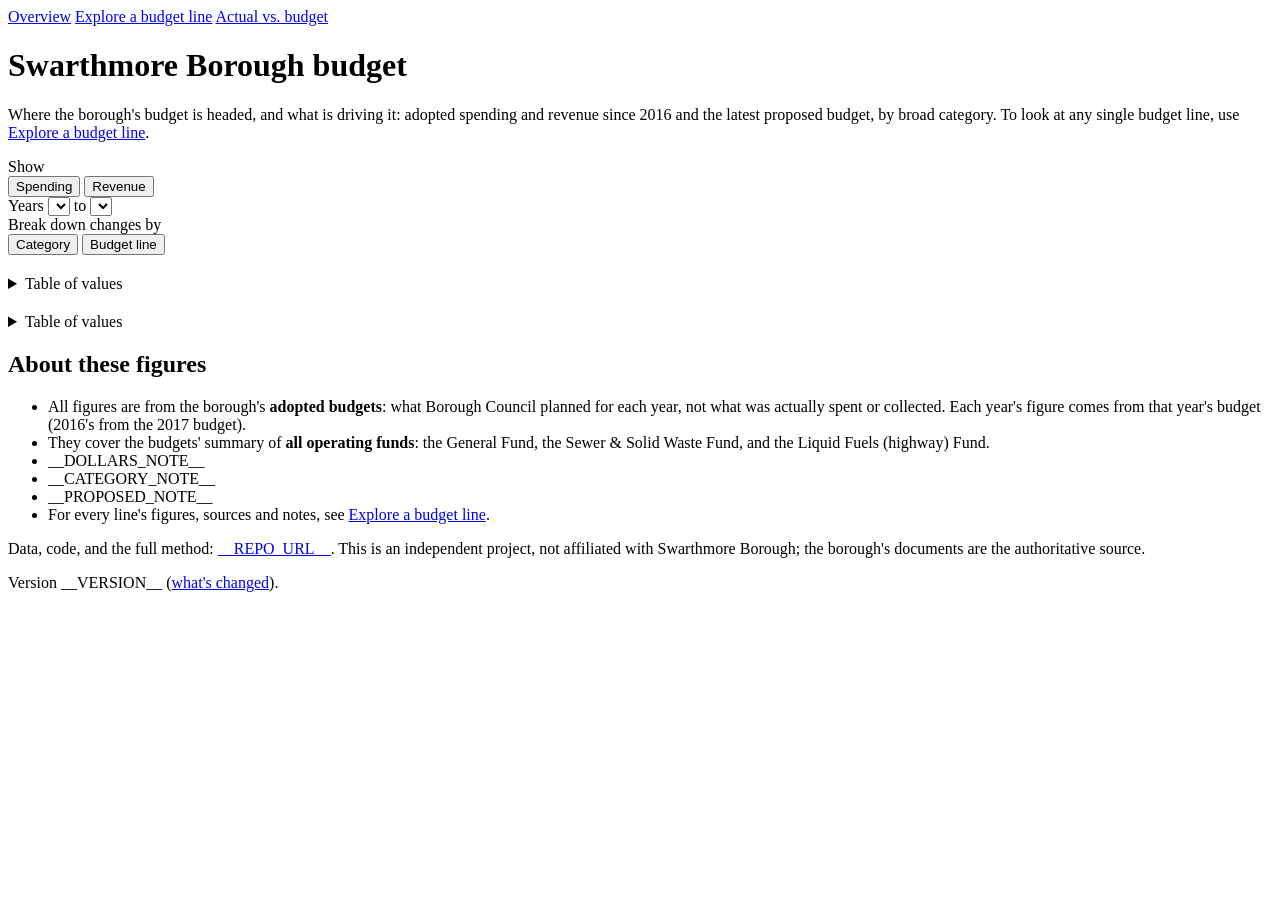
<file: scripts/templates/overview.html>
<!doctype html>
<html lang="en">
<head>
<meta charset="utf-8">
<meta name="viewport" content="width=device-width, initial-scale=1">
<title>Swarthmore Borough budget</title>
<meta name="description" content="Where Swarthmore Borough's budget is headed: adopted spending and revenue since 2016, and what is driving the change.">
<!-- Generated by scripts/build_site.py; edit scripts/templates/ and rebuild. -->
<!--__ANALYTICS__-->
<style>
/*__COMMON_CSS__*/
.balance { font-size: 13px; color: var(--text-2); margin: 0 0 16px; }
</style>
</head>
<body>
<main>
  <nav class="site-nav" aria-label="Pages">
    <a href="index.html" aria-current="page">Overview</a>
    <a href="explorer.html" data-keep-dollars>Explore a budget line</a>
    <a href="actuals.html" data-keep-dollars>Actual vs. budget</a>
  </nav>
  <header>
    <h1>Swarthmore Borough budget</h1>
    <p class="lede">Where the borough's budget is headed, and what is driving it: adopted spending and revenue since
      2016 and the latest proposed budget, by broad category. To look at any single budget line, use
      <a href="explorer.html" data-keep-dollars>Explore a budget line</a>.</p>
  </header>

  <div class="controls" role="group" aria-label="Page options">
    <div class="control">
      <span class="label" id="view-label">Show</span>
      <div class="segmented" role="group" aria-labelledby="view-label" id="view-toggle">
        <button type="button" data-value="spending">Spending</button>
        <button type="button" data-value="revenue">Revenue</button>
      </div>
    </div>
    <div class="control">
      <span class="label">Years</span>
      <span class="inline">
        <select id="from-select" aria-label="From year"></select> to
        <select id="to-select" aria-label="To year"></select>
      </span>
    </div>
    <div class="control">
      <span class="label" id="detail-label">Break down changes by</span>
      <div class="segmented" role="group" aria-labelledby="detail-label" id="detail-toggle">
        <button type="button" data-value="broad">Category</button>
        <button type="button" data-value="lines">Budget line</button>
      </div>
    </div>
    <div class="control" id="dollars-control" hidden>
      <span class="label" id="dollars-label">Dollars</span>
      <div class="segmented" role="group" aria-labelledby="dollars-label" id="dollars-toggle">
        <button type="button" data-value="nominal">As budgeted</button>
        <button type="button" data-value="real" id="real-button">Adjusted for inflation</button>
      </div>
    </div>
  </div>

  <section class="tiles" id="tiles" aria-live="polite"></section>
  <p class="balance" id="balance"></p>

  <section class="card">
    <div class="card-head">
      <h2 id="stack-title"></h2>
      <div class="sub" id="stack-sub"></div>
    </div>
    <figure id="stack-chart">
      <figcaption><span class="legend" id="stack-legend"></span></figcaption>
      <div class="plot"></div>
      <div class="tooltip" hidden></div>
    </figure>
    <details>
      <summary>Table of values</summary>
      <div class="table-wrap"><table id="stack-table"></table></div>
    </details>
  </section>

  <section class="card">
    <div class="card-head">
      <h2 id="drivers-title"></h2>
      <div class="sub" id="drivers-sub"></div>
    </div>
    <figure id="drivers-chart">
      <div class="bars" id="drivers"></div>
      <div class="tooltip" hidden></div>
    </figure>
    <details>
      <summary>Table of values</summary>
      <div class="table-wrap"><table id="drivers-table"></table></div>
    </details>
  </section>

  <section class="card about">
    <h2>About these figures</h2>
    <ul>
      <li>All figures are from the borough's <strong>adopted budgets</strong>: what Borough Council planned for each
        year, not what was actually spent or collected. Each year's figure comes from that year's budget (2016's from
        the 2017 budget).</li>
      <li>They cover the budgets' summary of <strong>all operating funds</strong>: the General Fund, the Sewer &amp;
        Solid Waste Fund, and the Liquid Fuels (highway) Fund.</li>
      <li>__DOLLARS_NOTE__</li>
      <li>__CATEGORY_NOTE__</li>
      <li>__PROPOSED_NOTE__</li>
      <li>For every line's figures, sources and notes, see <a href="explorer.html" data-keep-dollars>Explore a budget line</a>.</li>
    </ul>
    <p class="small">Data, code, and the full method: <a href="__REPO_URL__">__REPO_URL__</a>. This is an independent
      project, not affiliated with Swarthmore Borough; the borough's documents are the authoritative source.</p>
    <!--__ANALYTICS_NOTE__-->
    <p class="small">Version __VERSION__ (<a href="__REPO_URL__/blob/main/CHANGELOG.md">what's changed</a>).</p>
  </section>
</main>

<script id="budget-data" type="application/json">__DATA__</script>
<script>
/*__COMMON_JS__*/

const OVERVIEW = DATA.overview;
// Adopted budgets, then the latest proposed budget (if any).
const OV_YEARS = PROPOSED ? [...YEARS, PROPOSED.year] : YEARS;
const state = { view: "spending", from: OV_YEARS[0], to: OV_YEARS[OV_YEARS.length - 1], detail: "broad" };
const LINE_LIMIT = 12;  // budget lines shown individually; the rest are grouped

function view() { return OVERVIEW[state.view]; }
function range() { return OV_YEARS.filter((y) => y >= state.from && y <= state.to); }
function proposedInRange() { return isProposed(state.from) || isProposed(state.to); }
// The proposed budget's lines don't correspond to earlier budgets' lines, so
// comparisons involving it are by category only.
function detail() { return proposedInRange() ? "broad" : state.detail; }
// A category's figure: the sum of its budget lines (lines absent that year
// count as zero), or for the proposed year, of its categories' totals.
function catValue(cat, year) {
  if (isProposed(year)) {
    const keys = cat.keys || [cat.key];
    return adjust(keys.reduce((s, k) => s + (PROPOSED.categories[k] || 0), 0), year);
  }
  const vals = cat.items.map((id) => value(id, year));
  return vals.every((v) => v === null) ? null : vals.reduce((s, v) => s + (v || 0), 0);
}
function total(year) { return isProposed(year) ? adjust(PROPOSED[state.view], year) : value(view().total, year); }
function catEstimated(cat) {
  return !!PROPOSED && (cat.keys || [cat.key]).some((k) => PROPOSED.estimated.includes(k));
}

// ---------------------------------------------------------------- tiles

function drawTiles() {
  const tiles = document.getElementById("tiles");
  tiles.textContent = "";
  const noun = state.view === "spending" ? "spending" : "revenue";
  const last = total(state.to), first = total(state.from);
  addTile(tiles, `${state.to} ${isProposed(state.to) ? "proposed" : "adopted"} ${noun}`, moneyCompact(last),
    isProposed(state.to) ? "Not yet adopted" : "", money(last));
  if (state.from < state.to) {
    const d = last - first;
    const rate = state.to - state.from > 1 ? annualRate(first, last, state.to - state.from) : null;
    addTile(tiles, "Change since " + state.from, signedMoney(d, true),
      pct(pctChange(last, first)) + (rate === null ? "" : " · " + pct(rate) + " a year"), signedMoney(d, false));
  }
  if (state.to - 1 >= OV_YEARS[0] && state.to - 1 !== state.from) {
    const prev = total(state.to - 1);
    addTile(tiles, "Change from " + (state.to - 1), signedMoney(last - prev, true), pct(pctChange(last, prev)), signedMoney(last - prev, false));
  }
  const end = Math.min(state.to, hasCpi() ? CPI.ref_year : state.to);
  if (hasCpi() && state.from < end) {
    const infl = (CPI.index[end] / CPI.index[state.from] - 1) * 100;
    addTile(tiles, `Inflation, ${state.from}-${end}`, pct(infl),
      "Consumer prices (CPI-U)" + (end === CPI.ref_year && CPI.partial[end] ? `; ${end} so far` : "") +
      (end < state.to ? `; ${state.to} not yet known` : ""));
  }

  // Revenue and spending are budgeted to balance; say where they don't.
  const gaps = range()
    .map((y) => [y, isProposed(y) ? PROPOSED.items[OVERVIEW.net] : (DATA.values[OVERVIEW.net] || {})[y]?.a ?? null])
    .filter(([, v]) => v !== null && v !== undefined && Math.abs(v) >= 1000);
  document.getElementById("balance").textContent =
    "The borough budgets revenue to match spending: " +
    (gaps.length
      ? "the two are within $1,000 of each other in every year shown except " +
        gaps.map(([y, v]) => `${isProposed(y) ? `the ${y} proposal` : y} (a planned ${v > 0 ? "surplus" : "deficit"} of ${money(Math.abs(v))})`).join(", ") + "."
      : "the two are within $1,000 of each other in every year shown.") +
    (DOLLARS.mode === "real" ? " (Surplus and deficit amounts as budgeted.)" : "");
}

// ---------------------------------------------------------------- stacked columns

function stackPath(x, w, yTop, yBottom, roundTop) {
  const r = roundTop ? Math.min(4, (yBottom - yTop) / 2, w / 2) : 0;
  return `M${x},${yBottom}V${yTop + r}` + (r ? `Q${x},${yTop} ${x + r},${yTop}H${x + w - r}Q${x + w},${yTop} ${x + w},${yTop + r}` : `H${x + w}`) + `V${yBottom}Z`;
}

function drawStack() {
  const cats = view().groups;
  const years = range();
  const noun = state.view === "spending" ? "spending" : "revenue";
  document.getElementById("stack-title").textContent =
    `${proposedInRange() ? "Adopted and proposed" : "Adopted"} ${noun} by ` +
    `${state.view === "spending" ? "department group" : "source"}, ${years[0]}-${years[years.length - 1]}`;
  document.getElementById("stack-sub").textContent = "Each column is one year's budget, " + dollarsPhrase() + "." +
    (isProposed(years[years.length - 1])
      ? ` The lighter ${PROPOSED.year} column is the proposed budget, not yet adopted; its split between categories` +
        " is partly estimated (see below)." +
        (DOLLARS.mode === "real" ? ` It is left in ${CPI.ref_year} prices: ${PROPOSED.year} inflation isn't known yet.` : "")
      : "");

  const legend = document.getElementById("stack-legend");
  legend.textContent = "";
  cats.forEach((c, i) => {
    const a = document.createElement(c.link ? "a" : "span");
    if (c.link) { a.href = explorerUrl(c.link); a.title = "Explore " + c.label; }
    const sw = document.createElement("span");
    sw.className = "swatch";
    sw.style.background = `var(--cat-${i + 1})`;
    a.append(sw, document.createTextNode(c.label));
    legend.appendChild(a);
  });

  const fig = document.getElementById("stack-chart");
  const totals = years.map(total);
  const { ticks, format } = moneyTicks(totals.filter((v) => v !== null));
  const wide = fig.querySelector(".plot").clientWidth >= 640;
  const f = frame(fig, { height: 340, labels: years, yTicks: ticks, tickFormat: format, band: true, margin: { r: wide ? 190 : 16, t: 22 } });
  const bw = Math.min(28, f.step * 0.6);
  const columns = [];
  years.forEach((y, i) => {
    let cum = 0;
    const vals = cats.map((c) => catValue(c, y) || 0);
    const topIdx = vals.map((v, k) => (v > 0 ? k : -1)).filter((k) => k >= 0).pop();
    const group = el("g", { opacity: isProposed(y) ? 0.55 : 1 }, f.svg);
    vals.forEach((v, k) => {
      if (v <= 0) return;
      const yBottom = f.y(cum), yTop = f.y(cum + v);
      cum += v;
      // A 2px surface-colored gap separates stacked segments.
      const gap = k === topIdx ? 0 : 2;
      el("path", { d: stackPath(f.x(i) - bw / 2, bw, yTop + gap, yBottom, k === topIdx), fill: `var(--cat-${k + 1})` }, group);
    });
    columns.push(group);
  });
  // Totals on the first and last columns.
  for (const i of new Set([0, years.length - 1])) {
    if (totals[i] === null) continue;
    const t = el("text", { x: f.x(i), y: f.y(totals[i]) - 6, "text-anchor": "middle", class: "label-strong" }, f.svg);
    t.textContent = moneyCompact(totals[i]);
    if (isProposed(years[i])) {
      const p = el("text", { x: f.x(i), y: f.y(totals[i]) - 20, "text-anchor": "middle", class: "label-2" }, f.svg);
      p.textContent = "proposed";
    }
  }
  // Direct labels beside the last column, where they fit.
  if (wide) {
    const i = years.length - 1;
    let cum = 0, lastY = Infinity;
    cats.forEach((c, k) => {
      const v = catValue(c, years[i]) || 0;
      const mid = f.y(cum + v / 2), height = f.y(cum) - f.y(cum + v);
      cum += v;
      if (height < 12 || lastY - mid < 14) return;
      lastY = mid;
      const t = el("text", { x: f.x(i) + bw / 2 + 10, y: mid + 4, class: "label-2" }, f.svg);
      t.textContent = `${c.label} ${moneyCompact(v)}`;
    });
  }
  f.svg.setAttribute("role", "img");
  f.svg.setAttribute("aria-label", `Stacked column chart of adopted ${noun} by category, ${years[0]} to ${years[years.length - 1]}. ` +
    "Use the arrow keys to read each year; the table below lists every value.");

  const baseOpacity = (j) => (isProposed(years[j]) ? 0.55 : 1);
  interact(fig, f, (i, tip) => {
    columns.forEach((g, j) => g.setAttribute("opacity", j === i ? baseOpacity(j) : baseOpacity(j) * 0.5));
    const y = years[i];
    tipText(tip, "tt-title", yearLabel(y));
    for (let k = cats.length - 1; k >= 0; k--) {
      const v = catValue(cats[k], y);
      if (isProposed(y) && !v && !(cats[k].keys || []).length) continue;
      tipRow(tip, `var(--cat-${k + 1})`, v === null ? "—" : money(v) + (isProposed(y) && catEstimated(cats[k]) ? "*" : ""), cats[k].label);
    }
    tipRow(tip, "transparent", money(totals[i]), "Total", "tt-total");
    if (isProposed(y)) tipText(tip, "tt-note", "Proposed, not yet adopted. * Partly estimated (see below).");
  }, { crosshair: false, onLeave: () => columns.forEach((g, j) => g.setAttribute("opacity", baseOpacity(j))) });

  // Table view.
  const table = document.getElementById("stack-table");
  table.textContent = "";
  const head = table.createTHead().insertRow();
  for (const h of ["Year", ...cats.map((c) => c.label), "Total"]) {
    const th = document.createElement("th"); th.textContent = h; head.appendChild(th);
  }
  const body = table.createTBody();
  years.forEach((y, i) => {
    const tr = body.insertRow();
    tr.insertCell().textContent = yearLabel(y);
    for (const c of cats) {
      const v = catValue(c, y);
      tr.insertCell().textContent = v === null ? "—" : money(v) + (isProposed(y) && catEstimated(c) ? "*" : "");
    }
    tr.insertCell().textContent = money(totals[i]);
  });
}

// ---------------------------------------------------------------- what changed

function driverRows() {
  const { from, to } = state;
  const make = (label, cat, link) => {
    const v0 = catValue(cat, from) || 0, v1 = catValue(cat, to) || 0;
    return { label, link, v0, v1, change: v1 - v0, estimated: proposedInRange() && catEstimated(cat) };
  };
  if (detail() === "broad") {
    return view().broad.map((c) => make(c.label, c, c.link)).filter((r) => r.v0 || r.v1);
  }
  // Individual budget lines: the biggest movers, the rest grouped together.
  const candidates = DATA.items.filter((it) => it.type === "item" && it.id.startsWith(state.view === "spending" ? "exp." : "rev."));
  const count = {};
  candidates.forEach((it) => { count[it.label] = (count[it.label] || 0) + 1; });
  // Names shared by several lines ("Personnel", "Insurance") get their group added.
  const lines = candidates.map((it) =>
    make(count[it.label] > 1 ? `${it.label} (${it.path.split(" › ").pop()})` : it.label, { items: [it.id] }, it.id));
  lines.sort((a, b) => Math.abs(b.change) - Math.abs(a.change));
  const top = lines.slice(0, LINE_LIMIT);
  const rest = lines.slice(LINE_LIMIT);
  if (rest.length) {
    const sum = (k) => rest.reduce((s, r) => s + r[k], 0);
    top.push({ label: `All other lines (${rest.length})`, link: null, v0: sum("v0"), v1: sum("v1"), change: sum("change"), other: true });
  }
  return top;
}

function drawDrivers() {
  const { from, to } = state;
  const noun = state.view === "spending" ? "spending" : "revenue";
  document.getElementById("drivers-title").textContent = `What changed in ${noun}, ${yearLabel(from)} to ${yearLabel(to)}`;
  const box = document.getElementById("drivers");
  box.textContent = "";
  if (from >= to) {
    document.getElementById("drivers-sub").textContent = "Choose two different years to compare.";
    return;
  }
  const totalChange = total(to) - total(from);
  const rows = driverRows().sort((a, b) => (a.other ? 1 : b.other ? -1 : b.change - a.change));
  const years = to - from;
  document.getElementById("drivers-sub").textContent =
    `Change in each ${detail() === "broad" ? "category" : "budget line"}'s budget, ${dollarsPhrase()}. ` +
    `Together they add up to the total change of ${signedMoney(totalChange, true)}. Percentages are the total ` +
    `change and, where room allows, the average change per year (compound annual growth rate, CAGR).` +
    (proposedInRange()
      ? ` The ${PROPOSED.year} proposed budget is laid out differently from earlier budgets, so it is compared by` +
        " category only, and figures marked * are partly estimated. Comparisons are firmest for totals and the" +
        " department groups: within public works, for example, crew wages are now budgeted together (counted" +
        " under streets), which moves money between public works categories."
      : "");

  const changesList = rows.map((r) => r.change).concat([totalChange]);
  const lo = Math.min(0, ...changesList), hi = Math.max(0, ...changesList);
  // Leave room beyond each bar's tip for its label.
  const pad = (hi - lo) * 0.55 || 1;
  const domLo = lo < 0 ? lo - pad : 0, domHi = hi > 0 ? hi + pad : 0;
  const pos = (v) => ((v - domLo) / (domHi - domLo)) * 100;
  const tip = document.querySelector("#drivers-chart .tooltip");

  const addRow = (r, isTotal) => {
    const name = document.createElement("div");
    name.className = "name" + (isTotal ? " total-name" : "");
    if (r.link) {
      const a = document.createElement("a");
      a.href = explorerUrl(r.link);
      a.textContent = r.label;
      a.title = "Explore " + r.label;
      name.appendChild(a);
    } else name.textContent = r.label;
    name.title = r.label;
    const track = document.createElement("div");
    track.className = "track";
    track.tabIndex = 0;
    const zero = document.createElement("div");
    zero.className = "zero";
    zero.style.left = pos(0) + "%";
    const bar = document.createElement("div");
    bar.className = "bar " + (r.change < 0 ? "down" : "up");
    bar.style.left = pos(Math.min(0, r.change)) + "%";
    bar.style.width = Math.max(0.3, Math.abs(pos(r.change) - pos(0))) + "%";
    if (isTotal) bar.style.opacity = 0.85;
    const val = document.createElement("div");
    val.className = "val";
    val.textContent = signedMoney(r.change, true) + (r.estimated ? "*" : "");
    const p = pctChange(r.v1, r.v0);
    const rate = years > 1 ? annualRate(r.v0, r.v1, years) : null;  // over one year it equals the % change
    if (p !== null && Math.abs(p) < 10000) {
      const s = document.createElement("span"); s.className = "pct"; s.textContent = pct(p, 0); val.appendChild(s);
      if (rate !== null) {
        const c = document.createElement("span"); c.className = "pct rate"; c.textContent = "· " + pct(rate) + "/yr"; val.appendChild(c);
      }
    }
    if (r.change < 0) val.style.right = 100 - pos(r.change) + 1 + "%";
    else val.style.left = pos(r.change) + 1 + "%";
    track.append(zero, bar, val);
    const show = () => {
      trackOnce("chart_tooltip", { chart: "drivers-chart" });
      tip.textContent = "";
      tipText(tip, "tt-title", r.label);
      tipRow(tip, "transparent", money(r.v0), yearLabel(from));
      tipRow(tip, "transparent", money(r.v1), yearLabel(to) + (r.estimated ? "*" : ""));
      tipRow(tip, r.change < 0 ? "var(--negative)" : "var(--series-1)", signedMoney(r.change, false),
        p === null ? "change" : pct(p) + " change", "tt-total");
      if (rate !== null) tipText(tip, "tt-note", `${pct(rate)} a year on average (CAGR, ${from}-${to})`);
      if (!isTotal && totalChange) tipText(tip, "tt-note", `${pct((r.change / totalChange) * 100, 0).replace("+", "")} of the total change`);
      if (r.estimated) tipText(tip, "tt-note", `* The ${PROPOSED.year} figure is partly estimated`);
      if (r.link) tipText(tip, "tt-note", "Click the name to explore this line");
      tip.hidden = false;
      const figBox = document.getElementById("drivers-chart").getBoundingClientRect();
      const tr = track.getBoundingClientRect();
      tip.style.top = tr.bottom - figBox.top + 4 + "px";
      tip.style.left = Math.min(tr.left - figBox.left + 8, figBox.width - tip.offsetWidth) + "px";
    };
    const hide = () => { tip.hidden = true; };
    track.addEventListener("pointerenter", show);
    track.addEventListener("pointerleave", hide);
    track.addEventListener("focus", show);
    track.addEventListener("blur", hide);
    track.setAttribute("aria-label", `${r.label}: ${signedMoney(r.change, false)} from ${from} to ${to}`);
    box.append(name, track);
  };
  rows.forEach((r) => addRow(r, false));
  const rule = document.createElement("div"); rule.className = "rule"; box.appendChild(rule);
  addRow({ label: `Total ${noun}`, link: view().total, v0: total(from), v1: total(to), change: totalChange }, true);

  // Labels never overflow their track: drop the per-year rate, then the
  // percentage, where they don't fit (both stay in the tooltip and table).
  box.querySelectorAll(".val").forEach((val) => {
    const fits = () => {
      const t = val.parentElement.getBoundingClientRect(), v = val.getBoundingClientRect();
      return v.right <= t.right + 1 && v.left >= t.left - 1;
    };
    for (const sel of [".rate", ".pct"]) {
      if (fits()) break;
      val.querySelector(sel)?.remove();
    }
  });

  // Table view.
  const table = document.getElementById("drivers-table");
  table.textContent = "";
  const head = table.createTHead().insertRow();
  for (const h of [detail() === "broad" ? "Category" : "Budget line", yearLabel(from), yearLabel(to), "Change", "Change (%)",
    "Per year (CAGR)", "Share of total change"]) {
    const th = document.createElement("th"); th.textContent = h; head.appendChild(th);
  }
  const body = table.createTBody();
  const all = rows.concat([{ label: `Total ${noun}`, v0: total(from), v1: total(to), change: totalChange, total: true }]);
  for (const r of all) {
    const tr = body.insertRow();
    if (r.total) tr.className = "total";
    tr.insertCell().textContent = r.label;
    tr.insertCell().textContent = money(r.v0);
    tr.insertCell().textContent = money(r.v1) + (r.estimated ? "*" : "");
    tr.insertCell().textContent = signedMoney(r.change, false);
    tr.insertCell().textContent = pct(pctChange(r.v1, r.v0));
    tr.insertCell().textContent = years > 1 ? pct(annualRate(r.v0, r.v1, years)) : "";
    tr.insertCell().textContent = totalChange ? pct((r.change / totalChange) * 100, 0).replace("+", "") : "";
  }
}

// ---------------------------------------------------------------- page

function render() {
  // The budget-line breakdown can't include the proposed year.
  const linesButton = document.querySelector('#detail-toggle button[data-value="lines"]');
  linesButton.disabled = proposedInRange();
  linesButton.title = proposedInRange()
    ? `The ${PROPOSED.year} proposed budget's lines don't match earlier budgets' lines; choose years up to ${PROPOSED.year - 1}`
    : "";
  syncDetail();
  drawTiles();
  drawStack();
  drawDrivers();
  writeParams({ view: state.view, from: state.from, to: state.to, detail: state.detail, dollars: DOLLARS.mode });
}

const params = readParams();
if (params.get("view") === "revenue") state.view = "revenue";
if (params.get("detail") === "lines") state.detail = "lines";
const pFrom = +params.get("from"), pTo = +params.get("to");
if (OV_YEARS.includes(pFrom)) state.from = pFrom;
if (OV_YEARS.includes(pTo)) state.to = pTo;
if (state.from > state.to) [state.from, state.to] = [state.to, state.from];
if (params.get("dollars") === "real" && hasCpi()) DOLLARS.mode = "real";

for (const [id, key] of [["from-select", "from"], ["to-select", "to"]]) {
  const sel = document.getElementById(id);
  for (const y of OV_YEARS) {
    const o = document.createElement("option");
    o.value = String(y);
    o.textContent = yearLabel(y);
    sel.appendChild(o);
  }
  sel.value = String(state[key]);
  sel.addEventListener("change", () => {
    state[key] = +sel.value;
    if (state.from > state.to) {  // keep the range in order
      if (key === "from") state.to = state.from; else state.from = state.to;
      document.getElementById("from-select").value = String(state.from);
      document.getElementById("to-select").value = String(state.to);
    }
    track("change_setting", { setting: "years", choice: `${state.from}-${state.to}` });
    render();
  });
}
setupSegmented("view-toggle", () => state.view, (v) => { state.view = v; render(); });
const syncDetail = setupSegmented("detail-toggle", detail, (v) => { state.detail = v; render(); });
if (hasCpi()) {
  document.getElementById("dollars-control").hidden = false;
  document.getElementById("real-button").textContent = `In ${CPI.ref_year} dollars`;
  setupSegmented("dollars-toggle", () => DOLLARS.mode, (v) => { DOLLARS.mode = v; render(); });
}
render();
let resizeTimer;
window.addEventListener("resize", () => { clearTimeout(resizeTimer); resizeTimer = setTimeout(render, 150); });
</script>
</body>
</html>
</file>
